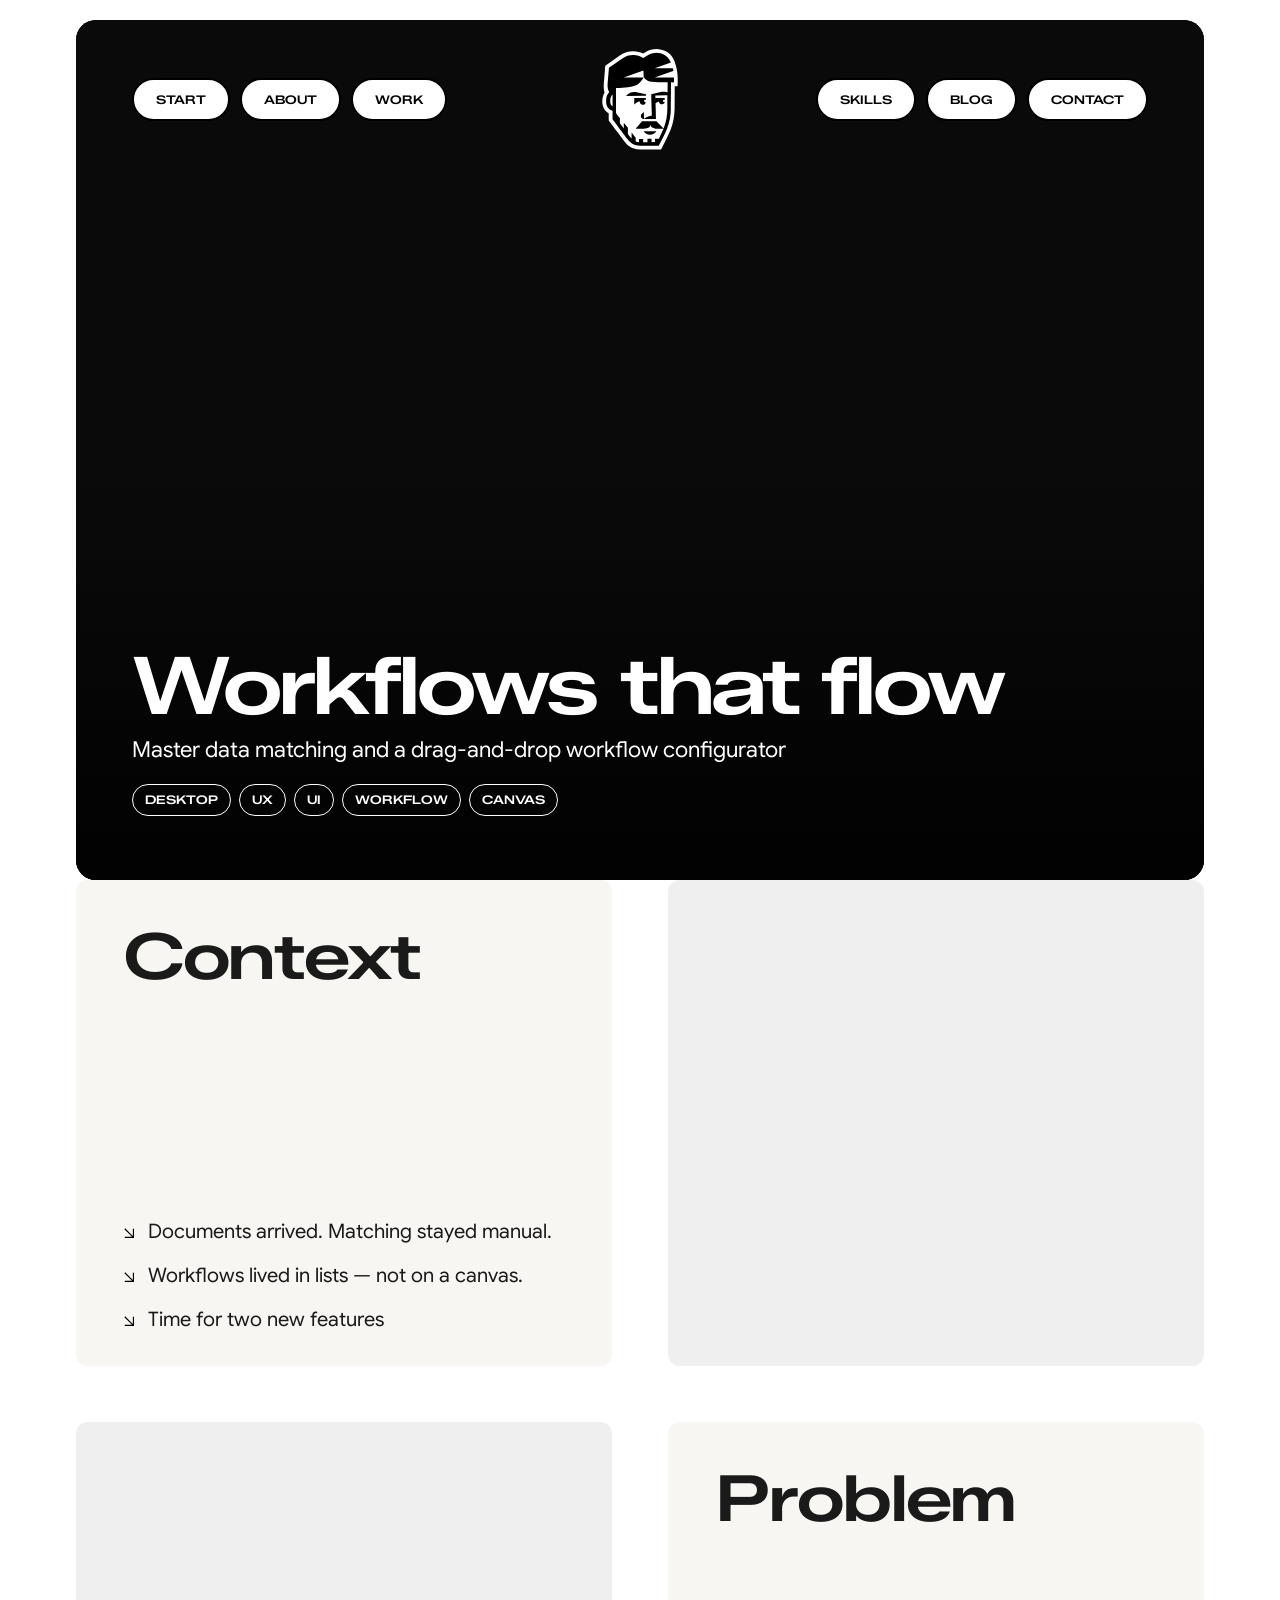
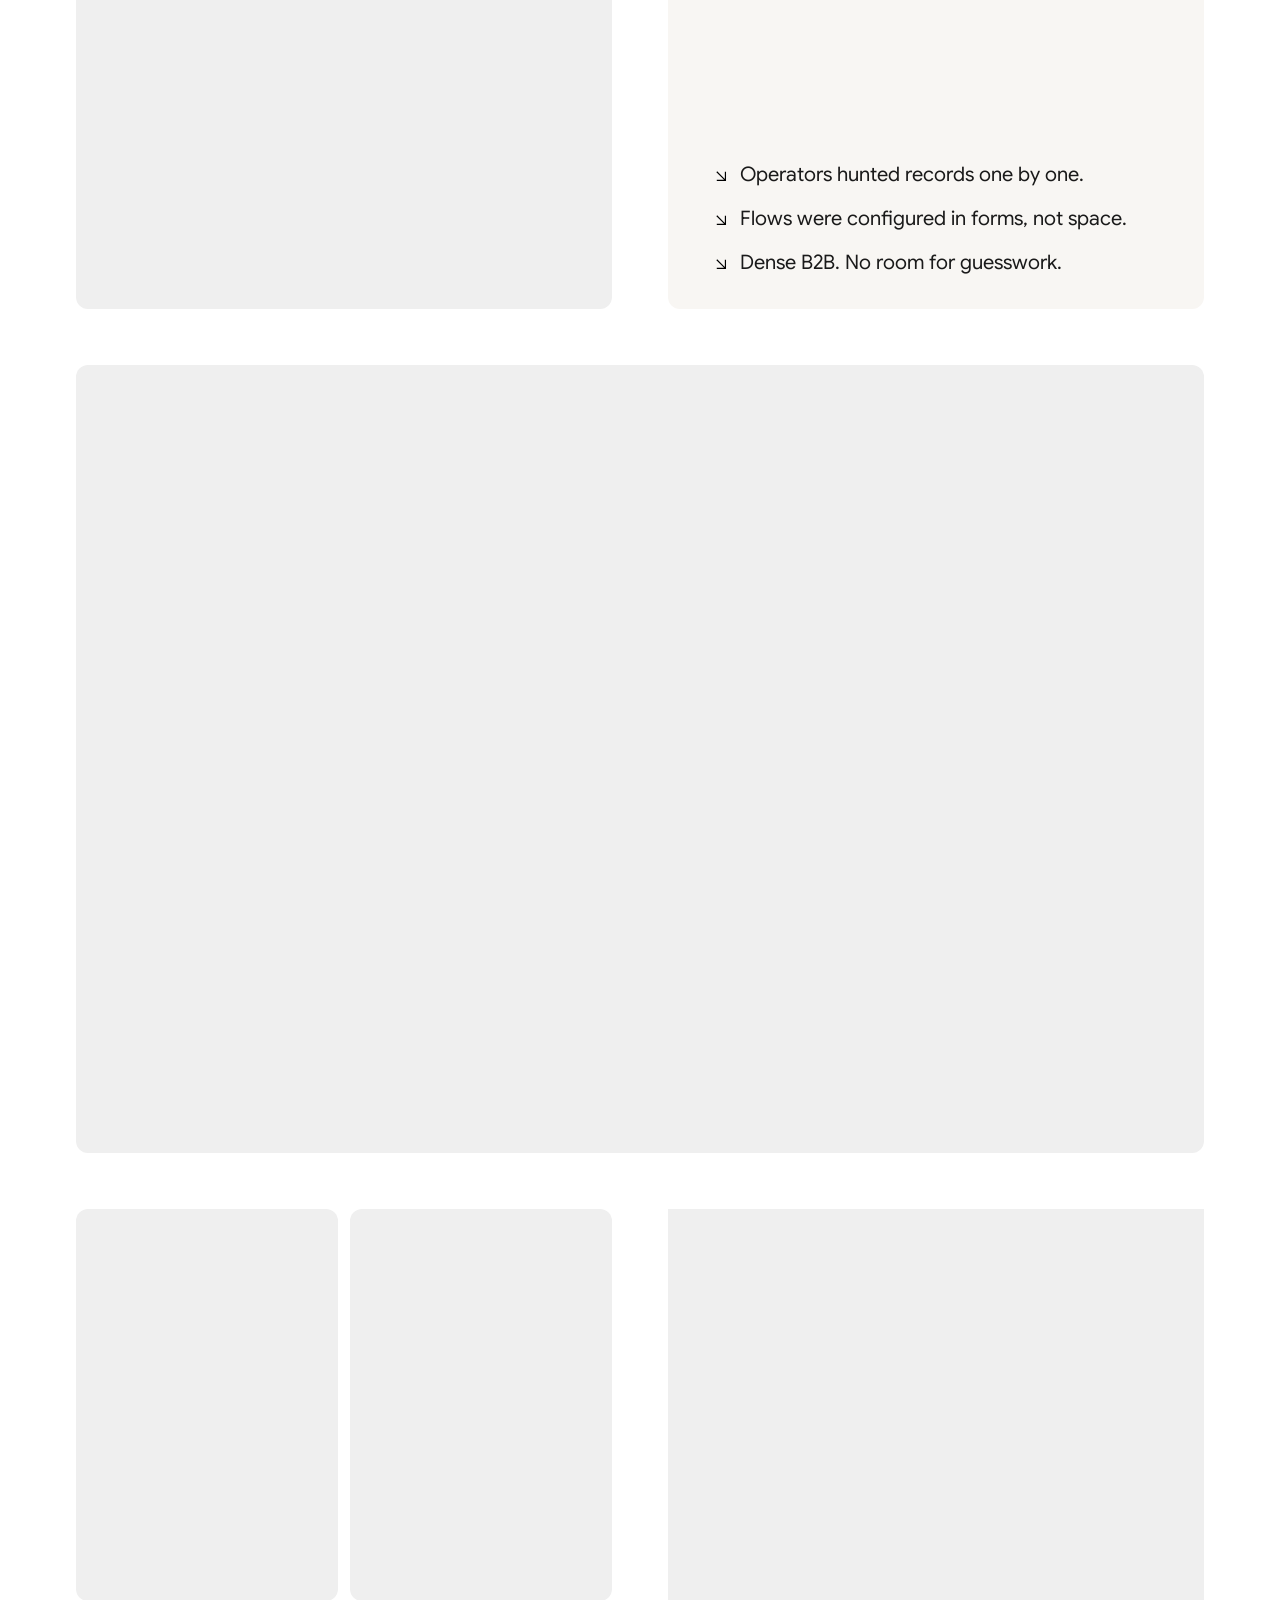
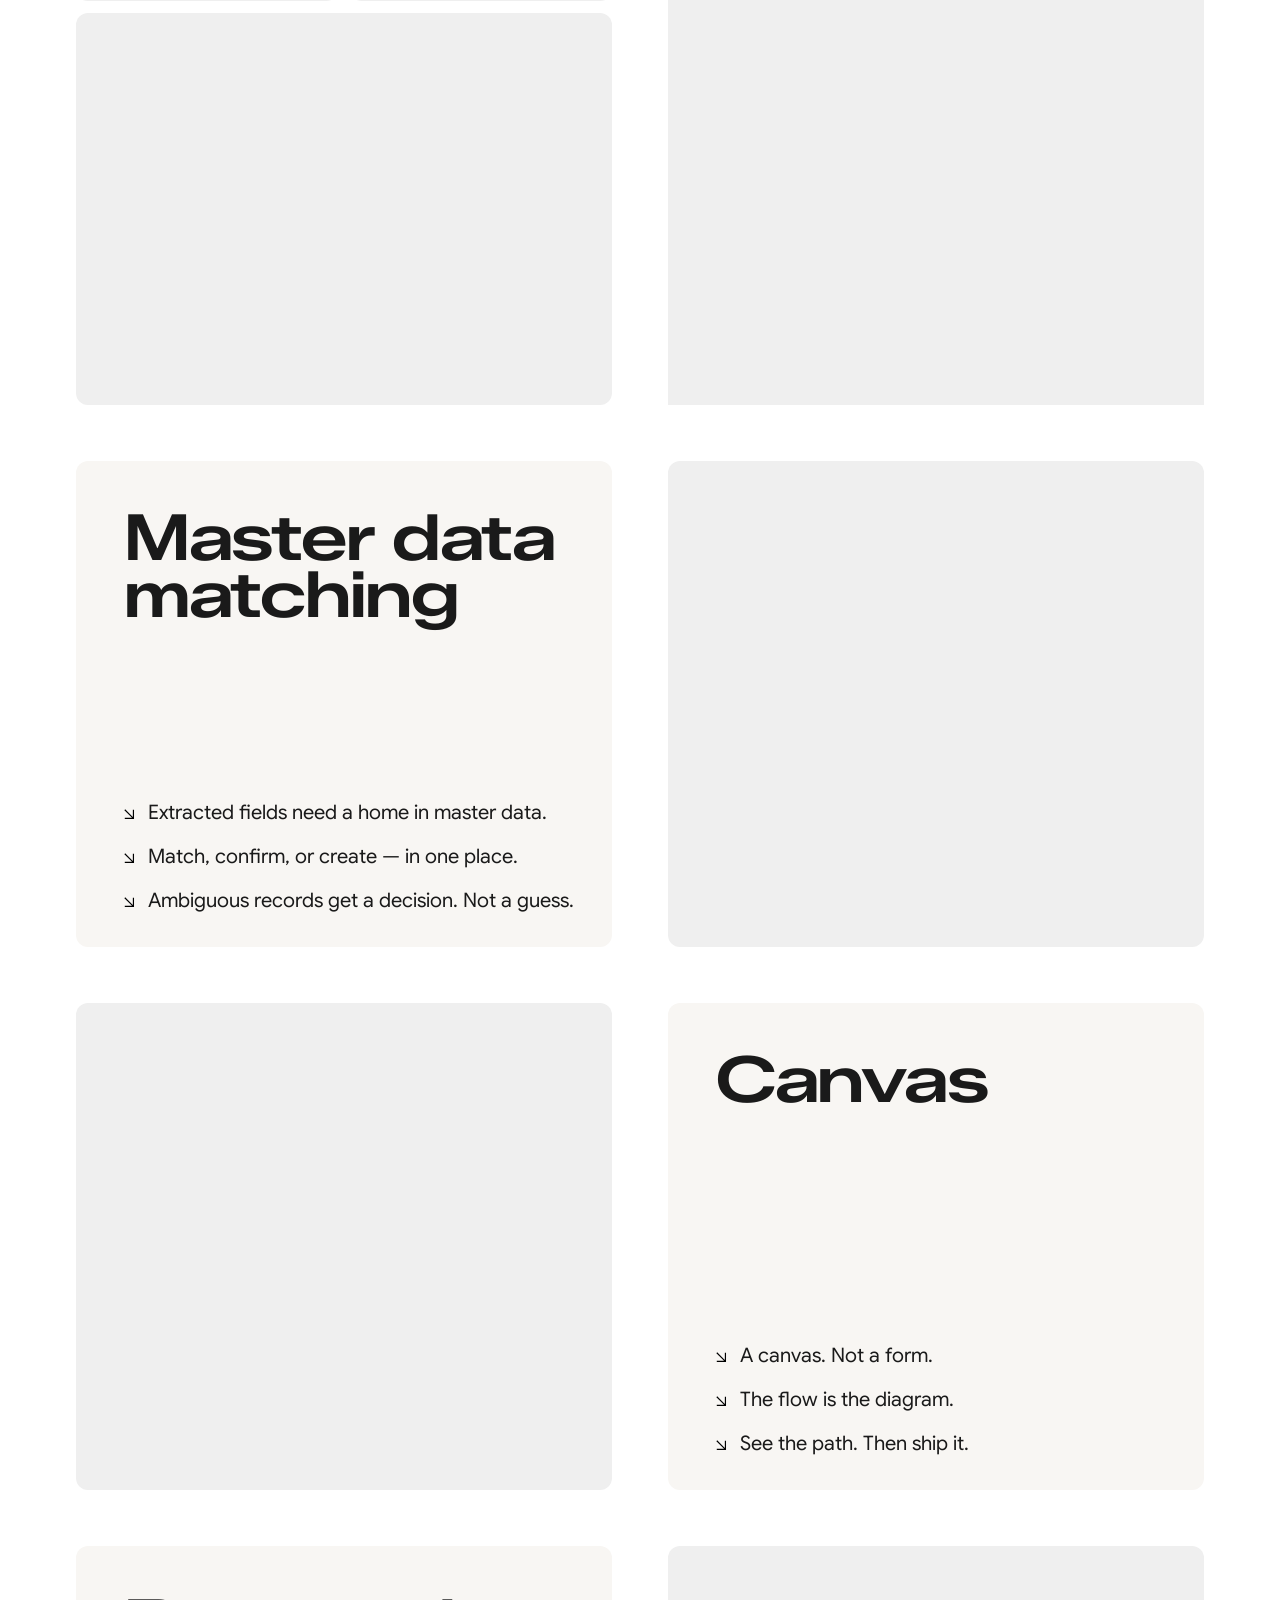
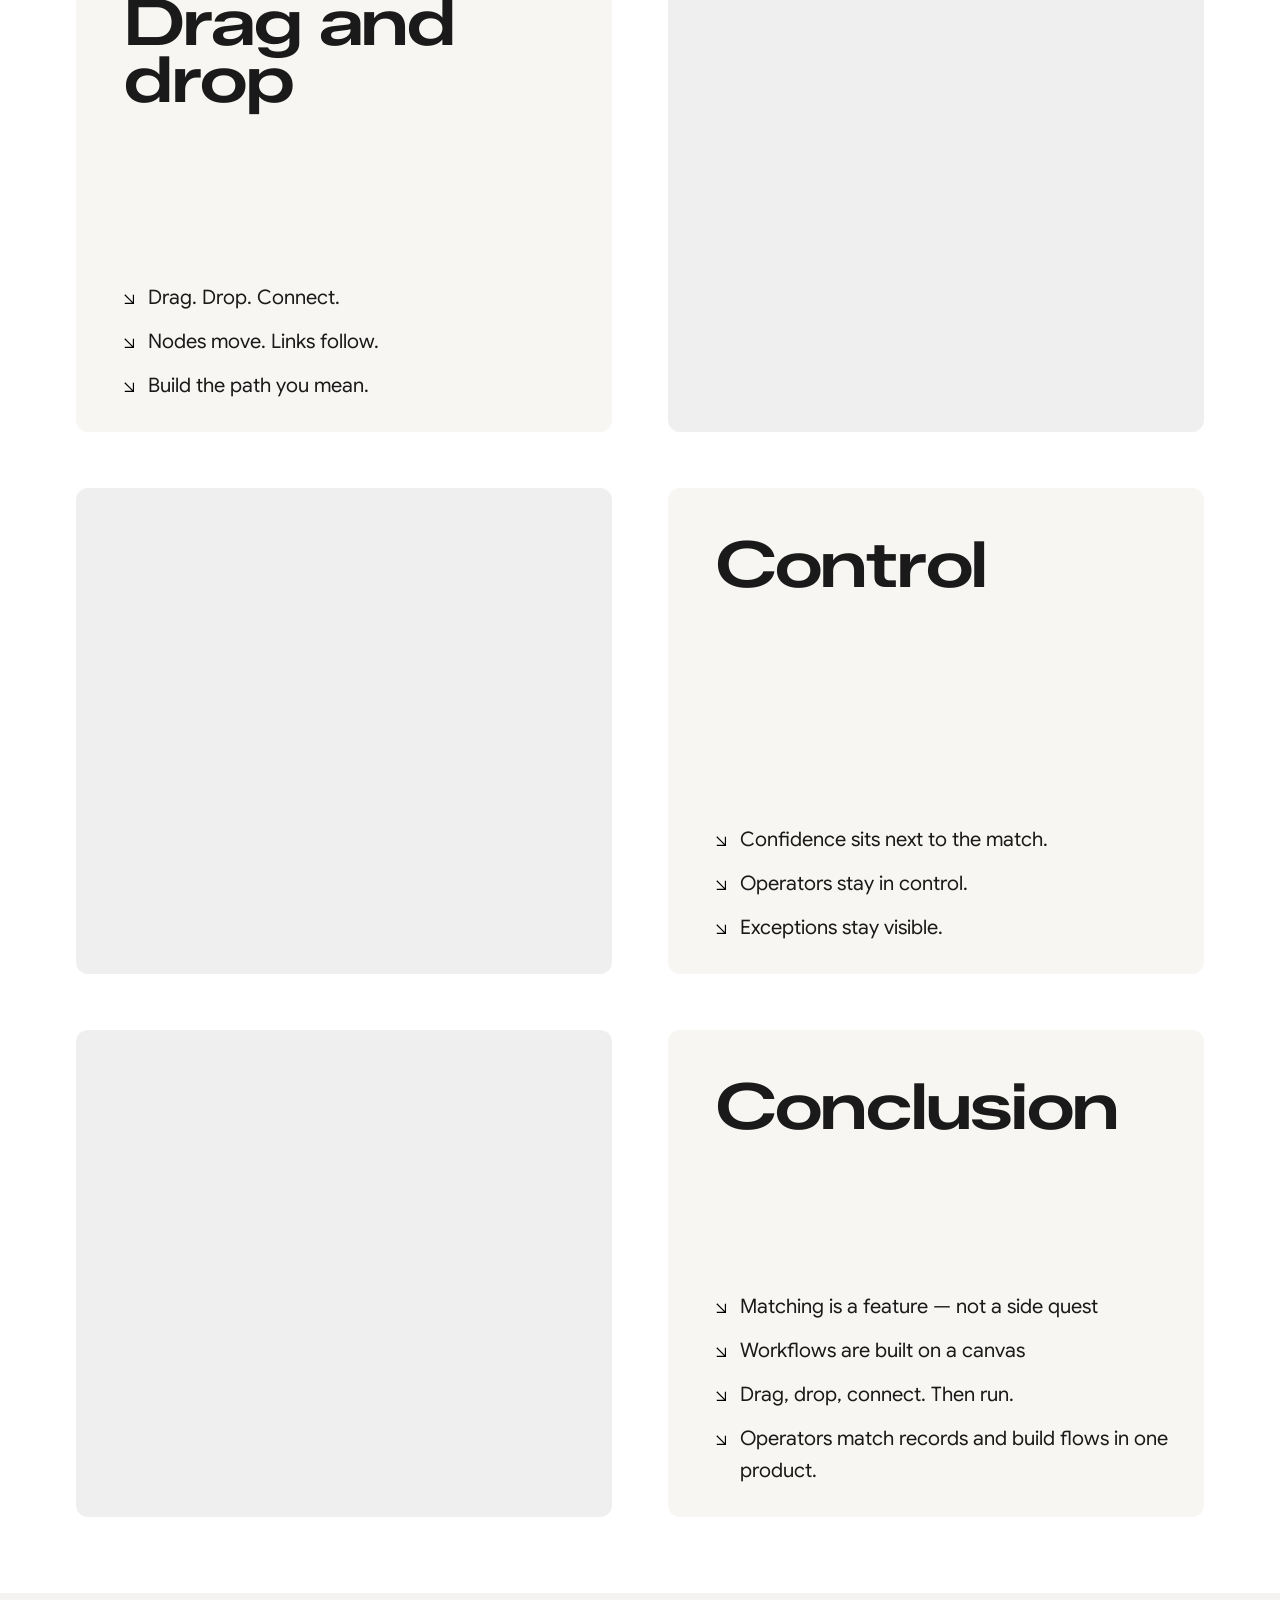
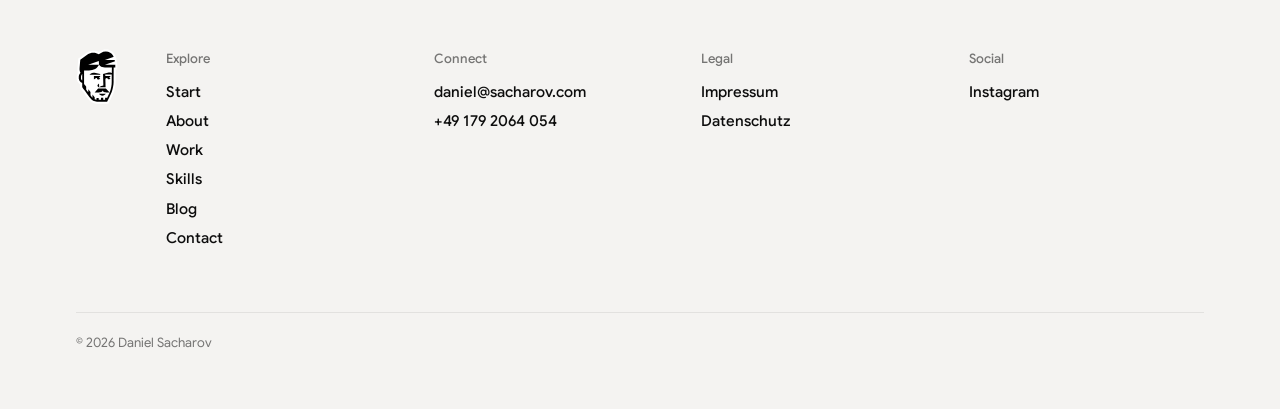
<file: docuware.html>
<!DOCTYPE html>
<html lang="de" class="no-js">
<head>
    <meta charset="UTF-8">
    <base href="./">
    <meta name="viewport" content="width=device-width, initial-scale=1.0">
    <title>From records to a canvas — DocuWare | Daniel Sacharov</title>
    <meta name="description" content="Case Study DocuWare: master data matching and a drag-and-drop workflow configurator.">
    <meta name="keywords" content="DocuWare, Master Data Matching, Workflow Configurator, Canvas, Drag and Drop, UX Case Study, UI Design, B2B SaaS, Product Design, Daniel Sacharov">
    <meta name="author" content="Daniel Sacharov">
    <meta name="robots" content="index, follow, max-image-preview:large">
    <link rel="canonical" href="https://www.sacharov.com/docuware.html">
    <link rel="alternate" hreflang="de" href="https://www.sacharov.com/docuware.html">
    <link rel="alternate" hreflang="x-default" href="https://www.sacharov.com/docuware.html">
    <meta property="og:type" content="article">
    <meta property="og:title" content="From records to a canvas — DocuWare | Daniel Sacharov">
    <meta property="og:description" content="DocuWare: master data matching and a drag-and-drop workflow canvas.">
    <meta property="og:url" content="https://www.sacharov.com/docuware.html">
    <meta property="og:site_name" content="Daniel Sacharov – UX/UI Designer">
    <meta property="og:locale" content="de_DE">
    <meta property="og:locale:alternate" content="en_US">
    <meta property="og:image" content="https://www.sacharov.com/assets/projects/natif1/workflow-overview-nachher.jpg">
    <meta property="og:image:width" content="2226">
    <meta property="og:image:height" content="1935">
    <meta property="og:image:alt" content="DocuWare — From records to a canvas">
    <meta name="twitter:card" content="summary_large_image">
    <meta name="twitter:title" content="From records to a canvas — DocuWare | Daniel Sacharov">
    <meta name="twitter:description" content="Master data matching and a drag-and-drop workflow configurator.">
    <meta name="twitter:image" content="https://www.sacharov.com/assets/projects/natif1/workflow-overview-nachher.jpg">
    <meta name="twitter:image:alt" content="DocuWare — From records to a canvas">
    <script type="application/ld+json">
    {
      "@context": "https://schema.org",
      "@graph": [
        {
          "@type": "WebSite",
          "@id": "https://www.sacharov.com/#website",
          "url": "https://www.sacharov.com",
          "name": "Daniel Sacharov – UX/UI Designer"
        },
        {
          "@type": "WebPage",
          "@id": "https://www.sacharov.com/docuware.html#webpage",
          "url": "https://www.sacharov.com/docuware.html",
          "name": "From records to a canvas — DocuWare | Daniel Sacharov",
          "description": "From records to a canvas — master data matching and a workflow canvas for DocuWare.",
          "inLanguage": "de",
          "isPartOf": { "@id": "https://www.sacharov.com/#website" },
          "primaryImageOfPage": {
            "@type": "ImageObject",
            "url": "https://www.sacharov.com/assets/projects/natif1/workflow-overview-nachher.jpg",
            "width": 2226,
            "height": 1935
          },
          "mainEntity": { "@id": "https://www.sacharov.com/docuware.html#project" },
          "breadcrumb": { "@id": "https://www.sacharov.com/docuware.html#breadcrumb" }
        },
        {
          "@type": "CreativeWork",
          "@id": "https://www.sacharov.com/docuware.html#project",
          "name": "DocuWare — Master Data Matching & Workflow Canvas",
          "headline": "From records to a canvas — Master data matching and a workflow configurator for DocuWare",
          "description": "A matching feature and a drag-and-drop canvas to configure document workflows.",
          "author": { "@id": "https://www.sacharov.com/#person" },
          "image": "https://www.sacharov.com/assets/projects/natif1/workflow-overview-nachher.jpg",
          "genre": "Design case study",
          "keywords": "Master Data Matching, Workflow Configurator, Canvas, Drag and Drop, UX Design, UI Design, B2B SaaS"
        },
        {
          "@type": "Person",
          "@id": "https://www.sacharov.com/#person",
          "name": "Daniel Sacharov",
          "url": "https://www.sacharov.com",
          "jobTitle": "UX/UI Designer",
          "sameAs": ["https://www.linkedin.com/in/sacharov/"]
        },
        {
          "@type": "BreadcrumbList",
          "@id": "https://www.sacharov.com/docuware.html#breadcrumb",
          "itemListElement": [
            {
              "@type": "ListItem",
              "position": 1,
              "name": "Start",
              "item": "https://www.sacharov.com/"
            },
            {
              "@type": "ListItem",
              "position": 2,
              "name": "From records to a canvas",
              "item": "https://www.sacharov.com/docuware.html"
            }
          ]
        }
      ]
    }
    </script>
    <link rel="icon" type="image/png" sizes="16x16" href="assets/favicon-16x16.png">
    <link rel="icon" type="image/png" sizes="32x32" href="assets/favicon-32x32.png">
    <link rel="icon" type="image/png" sizes="32x32" href="assets/favicon-32x32-1.png">

    <link rel="preconnect" href="https://fonts.googleapis.com">
    <link rel="preconnect" href="https://fonts.gstatic.com" crossorigin>
    <link href="https://fonts.googleapis.com/css2?family=Inter:wght@200;300;500&display=swap" rel="stylesheet">
    <link rel="stylesheet" href="css/style.css">
    <link rel="stylesheet" href="css/custom.css?v=20260907-phone">
    <link rel="stylesheet" href="css/nerdstack-footer.css?v=20260827-f">
    <script async src="https://plausible.io/js/pa--3S-kQAgYRJ7SBbwj0ShH.js"></script>
    <script>
      window.plausible=window.plausible||function(){(plausible.q=plausible.q||[]).push(arguments)},plausible.init=plausible.init||function(i){plausible.o=i||{}};
      plausible.init()
    </script>
    <script src="js/vendor/gsap.min.js"></script>
    <script src="js/vendor/ScrollTrigger.min.js"></script>
</head>
<body class="page-prevent-health page-natif page-docuware page-transition-enter">
    <script src="js/page-transition.js?v=20260831-hash2"></script>
    <div class="container" id="main-container">
        <div class="wrapper">
            <div class="main-content main-content--case">
                <div class="header-wrapper header-wrapper--home">
                    <div class="logo logo--home">
                        <a href="/"><img id="logo-img-docuware" src="images/logo-normal.svg" alt="Daniel Sacharov Logo"></a>
                        <span class="logo-tooltip" id="logo-tooltip-docuware">To Homepage</span>
                    </div>
                                        <div class="header__navs">
                    <nav class="header__nav header__nav--left" aria-label="Main">
<a data-elastic-pulse-btn="" href="/" class="elastic-pulse-btn-navi">
                            <div data-elastic-pulse-target="" class="elastic-pulse-btn-navi__content">
                                <span class="elastic-pulse-btn-navi__span">Start</span>
                            </div>
                        </a>
<a data-elastic-pulse-btn="" href="#" class="elastic-pulse-btn-navi navi-coming-soon">
                            <div data-elastic-pulse-target="" class="elastic-pulse-btn-navi__content">
                                <span class="elastic-pulse-btn-navi__span">About</span>
                            </div>
                            <span class="navi-tooltip">Coming Soon</span>
                        </a>
<a data-elastic-pulse-btn="" href="/#success-stories" class="elastic-pulse-btn-navi">
                            <div data-elastic-pulse-target="" class="elastic-pulse-btn-navi__content">
                                <span class="elastic-pulse-btn-navi__span">Work</span>
                            </div>
                        </a>
                    </nav>
                    <nav class="header__nav header__nav--right" aria-label="More">
<a data-elastic-pulse-btn="" href="#" class="elastic-pulse-btn-navi navi-coming-soon">
                            <div data-elastic-pulse-target="" class="elastic-pulse-btn-navi__content">
                                <span class="elastic-pulse-btn-navi__span">Skills</span>
                            </div>
                            <span class="navi-tooltip">Coming Soon</span>
                        </a>
<a data-elastic-pulse-btn="" href="#" class="elastic-pulse-btn-navi navi-coming-soon">
                            <div data-elastic-pulse-target="" class="elastic-pulse-btn-navi__content">
                                <span class="elastic-pulse-btn-navi__span">Blog</span>
                            </div>
                            <span class="navi-tooltip">Coming Soon</span>
                        </a>
<a data-elastic-pulse-btn="" href="mailto:daniel@sacharov.com" class="elastic-pulse-btn-navi">
                            <div data-elastic-pulse-target="" class="elastic-pulse-btn-navi__content">
                                <span class="elastic-pulse-btn-navi__span">Contact</span>
                            </div>
                        </a>
                    </nav>
                    </div>
                </div>

                <section class="prevent-hero">
                    <div class="prevent-hero__video-wrap">
                        <video class="prevent-hero__video" autoplay muted loop playsinline aria-hidden="true">
                            <source src="assets/projects/docuware/hero.mp4?v=20260902-2" type="video/mp4">
                        </video>
                        <div class="prevent-hero__overlay"></div>
                    </div>
                    <div class="prevent-hero__content">
                        <h1 class="hero-title prevent-hero__title" style="opacity: 0;">Workflows that flow</h1>
                        <div class="prevent-hero__text slide-up" style="animation-delay: 1.4s; opacity: 0;">
                            <p class="hero-subtitle">Master data matching and a drag-and-drop workflow configurator</p>
                        </div>
                        <div class="prevent-hero__tags slide-up" style="animation-delay: 1.6s; opacity: 0;">
                            <span class="prevent-hero__tag">Desktop</span>
                            <span class="prevent-hero__tag">UX</span>
                            <span class="prevent-hero__tag">UI</span>
                            <span class="prevent-hero__tag">Workflow</span>
                            <span class="prevent-hero__tag">Canvas</span>
                        </div>
                    </div>
                </section>
            </div>
        </div>

        <section class="prevent-context prevent-context--first prevent-context--image-only prevent-reveal">
            <div class="prevent-context__grid">
                <div class="prevent-context__text">
                    <h2 class="prevent-context__title">Context</h2>
                    <ul class="prevent-context__list">
                        <li class="prevent-context__item">Documents arrived. Matching stayed manual.</li>
                        <li class="prevent-context__item">Workflows lived in lists — not on a canvas.</li>
                        <li class="prevent-context__item">Time for two new features</li>
                    </ul>
                </div>
                <div class="prevent-context__illustration prevent-context__illustration--pending" aria-hidden="true"></div>
            </div>
        </section>

        <section class="prevent-context prevent-context--image-only prevent-reveal">
            <div class="prevent-context__grid">
                <div class="prevent-context__illustration prevent-context__illustration--pending" aria-hidden="true"></div>
                <div class="prevent-context__text">
                    <h2 class="prevent-context__title">Problem</h2>
                    <ul class="prevent-context__list">
                        <li class="prevent-context__item">Operators hunted records one by one.</li>
                        <li class="prevent-context__item">Flows were configured in forms, not space.</li>
                        <li class="prevent-context__item">Dense B2B. No room for guesswork.</li>
                    </ul>
                </div>
            </div>
        </section>

        <section class="natif-ds-slot prevent-reveal" aria-hidden="true">
            <div class="natif-ds-slot__frame prevent-context__illustration--pending"></div>
        </section>

        <section class="prevent-three-images prevent-reveal">
            <div class="prevent-three-images__grid">
                <div class="prevent-three-images__col prevent-three-images__col--bento">
                    <div class="prevent-bento">
                        <div class="prevent-bento__cell prevent-bento__cell--pending" aria-hidden="true"></div>
                        <div class="prevent-bento__cell prevent-bento__cell--pending" aria-hidden="true"></div>
                        <div class="prevent-bento__cell prevent-bento__cell--wide prevent-bento__cell--pending" aria-hidden="true"></div>
                    </div>
                </div>
                <div class="prevent-three-images__col prevent-three-images__col--pending" aria-hidden="true"></div>
            </div>
        </section>

        <section class="prevent-context prevent-context--image-only prevent-reveal">
            <div class="prevent-context__grid">
                <div class="prevent-context__text">
                    <h2 class="prevent-context__title">Master data matching</h2>
                    <ul class="prevent-context__list">
                        <li class="prevent-context__item">Extracted fields need a home in master data.</li>
                        <li class="prevent-context__item">Match, confirm, or create — in one place.</li>
                        <li class="prevent-context__item">Ambiguous records get a decision. Not a guess.</li>
                    </ul>
                </div>
                <div class="prevent-context__illustration prevent-context__illustration--pending" aria-hidden="true"></div>
            </div>
        </section>

        <section class="prevent-context prevent-context--image-only prevent-reveal">
            <div class="prevent-context__grid">
                <div class="prevent-context__illustration prevent-context__illustration--pending" aria-hidden="true"></div>
                <div class="prevent-context__text">
                    <h2 class="prevent-context__title">Canvas</h2>
                    <ul class="prevent-context__list">
                        <li class="prevent-context__item">A canvas. Not a form.</li>
                        <li class="prevent-context__item">The flow is the diagram.</li>
                        <li class="prevent-context__item">See the path. Then ship it.</li>
                    </ul>
                </div>
            </div>
        </section>

        <section class="prevent-context prevent-context--image-only prevent-reveal">
            <div class="prevent-context__grid">
                <div class="prevent-context__text">
                    <h2 class="prevent-context__title">Drag and drop</h2>
                    <ul class="prevent-context__list">
                        <li class="prevent-context__item">Drag. Drop. Connect.</li>
                        <li class="prevent-context__item">Nodes move. Links follow.</li>
                        <li class="prevent-context__item">Build the path you mean.</li>
                    </ul>
                </div>
                <div class="prevent-context__illustration prevent-context__illustration--pending" aria-hidden="true"></div>
            </div>
        </section>

        <section class="prevent-context prevent-context--image-only prevent-reveal">
            <div class="prevent-context__grid">
                <div class="prevent-context__illustration prevent-context__illustration--pending" aria-hidden="true"></div>
                <div class="prevent-context__text">
                    <h2 class="prevent-context__title">Control</h2>
                    <ul class="prevent-context__list">
                        <li class="prevent-context__item">Confidence sits next to the match.</li>
                        <li class="prevent-context__item">Operators stay in control.</li>
                        <li class="prevent-context__item">Exceptions stay visible.</li>
                    </ul>
                </div>
            </div>
        </section>

        <section id="conclusion" class="prevent-context prevent-context--image-only prevent-reveal" aria-label="Conclusion">
            <div class="prevent-context__grid">
                <div class="prevent-context__illustration prevent-context__illustration--pending" aria-hidden="true"></div>
                <div class="prevent-context__text">
                    <h2 class="prevent-context__title">Conclusion</h2>
                    <ul class="prevent-context__list">
                        <li class="prevent-context__item">Matching is a feature — not a side quest</li>
                        <li class="prevent-context__item">Workflows are built on a canvas</li>
                        <li class="prevent-context__item">Drag, drop, connect. Then run.</li>
                        <li class="prevent-context__item">Operators match records and build flows in one product.</li>
                    </ul>
                </div>
            </div>
        </section>

    </div>
    <!-- Nerdstack Footer 1 (BYQ) — adapted -->
    <footer class="ns-footer" aria-label="Footer">
      <div class="ns-footer__inner">
        <div class="master-footer">
          <div class="footer_top-tile">
            <div class="left-footer">
              <a class="brand_footer" href="/" aria-label="Daniel Sacharov — home">
                <img loading="lazy" src="images/logo-normal.svg" alt="Daniel Sacharov">
              </a>
            </div>
            <div class="right-footer">
              <div class="footer_columns">
                <div class="footer-column">
                  <div class="footer-column__title">Explore</div>
                  <div class="footer_links-column">
                    <a class="link_footer" href="/"><div>Start</div></a>
                    <a class="link_footer" href="#"><div>About</div></a>
                    <a class="link_footer" href="#"><div>Work</div></a>
                    <a class="link_footer" href="#"><div>Skills</div></a>
                    <a class="link_footer" href="#"><div>Blog</div></a>
                    <a class="link_footer" href="mailto:daniel@sacharov.com"><div>Contact</div></a>
                  </div>
                </div>
                <div class="footer-column">
                  <div class="footer-column__title">Connect</div>
                  <div class="footer_links-column">
                    <a class="link_footer" href="mailto:daniel@sacharov.com"><div>daniel@sacharov.com</div></a>
                    <a class="link_footer" href="tel:+491792064054"><div>+49 179 2064 054</div></a>
                  </div>
                </div>
                <div class="footer-column">
                  <div class="footer-column__title">Legal</div>
                  <div class="footer_links-column">
                    <a class="link_footer" href="/impressum.html"><div>Impressum</div></a>
                    <a class="link_footer" href="/datenschutz.html"><div>Datenschutz</div></a>
                  </div>
                </div>
                <div class="footer-column">
                  <div class="footer-column__title">Social</div>
                  <div class="footer_links-column">
                    <a class="link_footer" href="https://www.instagram.com/sacharovcom/" target="_blank" rel="noopener noreferrer"><div>Instagram</div></a>
                  </div>
                </div>
              </div>
            </div>
          </div>
          <div class="footer_bottom-tile">
            <p class="footer_copy">© 2026 Daniel Sacharov</p>
          </div>
        </div>
      </div>
    </footer>

    <div class="modal" id="modal-impressum" aria-hidden="true">
      <div class="modal__backdrop" data-modal-close></div>
      <div class="modal__dialog" role="dialog" aria-modal="true" aria-labelledby="modal-impressum-title">
        <button class="modal__close" type="button" data-modal-close>&times;</button>
        <h2 id="modal-impressum-title" class="modal__title">Impressum</h2>
        <p class="modal__text">Angaben gemäß § 5 TMG</p>
        <p class="modal__text">
          Daniel Sacharov<br>
          Peter-Eich-Str. 65<br>
          66386 Sankt Ingbert
        </p>
        <p class="modal__text">
          E-Mail: <a href="mailto:daniel@sacharov.com">daniel@sacharov.com</a><br>
          Telefon: <a href="tel:+491792064054">0179 20 64 054</a>
        </p>
        <p class="modal__text">
          USt-IdNr.: DE321885908
        </p>
      </div>
    </div>

    <!-- Datenschutz Modal -->
    <div class="modal" id="modal-datenschutz" aria-hidden="true">
      <div class="modal__backdrop" data-modal-close></div>
      <div class="modal__dialog" role="dialog" aria-modal="true" aria-labelledby="modal-datenschutz-title">
        <button class="modal__close" type="button" data-modal-close>&times;</button>
        <h2 id="modal-datenschutz-title" class="modal__title">Datenschutzerklärung</h2>
        
        <p class="modal__text"><strong>1. Verantwortlicher</strong></p>
        <p class="modal__text">Verantwortlich für die Datenverarbeitung auf dieser Website ist:</p>
        <p class="modal__text">
          Daniel Sacharov<br>
          Peter-Eich-Str. 65<br>
          66386 Sankt Ingbert
        </p>
        <p class="modal__text">
          E-Mail: <a href="mailto:daniel@sacharov.com">daniel@sacharov.com</a><br>
          Telefon: <a href="tel:+491792064054">0179 20 64 054</a><br>
          USt-IdNr.: DE321885908
        </p>

        <p class="modal__text"><strong>2. Allgemeine Hinweise</strong></p>
        <p class="modal__text">
          Der Schutz Ihrer persönlichen Daten ist mir ein besonderes Anliegen.
          Ich verarbeite personenbezogene Daten ausschließlich im Rahmen der gesetzlichen Bestimmungen der Datenschutz-Grundverordnung (DSGVO) sowie der geltenden nationalen Datenschutzgesetze.
        </p>
        <p class="modal__text">
          Diese Website ist eine statische Website und dient der Bereitstellung von Informationen.
          Es werden keine Formulare, keine externen Plugins und keine eingebetteten Inhalte von Drittanbietern verwendet.
          Für die Webanalyse wird Plausible Analytics eingesetzt, ein datenschutzfreundlicher Dienst ohne Cookies.
        </p>

        <p class="modal__text"><strong>3. Erhebung und Speicherung personenbezogener Daten</strong></p>
        <p class="modal__text">
          Beim Aufruf dieser Website werden durch den Hosting-Provider automatisch folgende Daten erhoben und temporär in sogenannten Server-Logfiles gespeichert:
        </p>
        <ul class="modal__text" style="margin-left: 20px; margin-top: 10px; margin-bottom: 10px;">
          <li>IP-Adresse</li>
          <li>Datum und Uhrzeit der Anfrage</li>
          <li>Browsertyp und Browserversion</li>
          <li>verwendetes Betriebssystem</li>
          <li>Referrer-URL</li>
          <li>aufgerufene Seite/Datei</li>
        </ul>
        <p class="modal__text">
          Diese Daten sind technisch erforderlich, um die Website korrekt auszuliefern und die Systemsicherheit zu gewährleisten.
          Eine Zusammenführung dieser Daten mit anderen Datenquellen erfolgt nicht.
        </p>
        <p class="modal__text">
          <strong>Rechtsgrundlage:</strong> Art. 6 Abs. 1 lit. f DSGVO (berechtigtes Interesse an der sicheren und stabilen Bereitstellung der Website)
        </p>

        <p class="modal__text"><strong>4. Cookies</strong></p>
        <p class="modal__text">Diese Website verwendet keine Cookies. Das eingesetzte Analysetool Plausible Analytics arbeitet ohne Cookies und speichert keine personenbezogenen Daten.</p>

        <p class="modal__text"><strong>5. Tracking- und Analysetools</strong></p>
        <p class="modal__text">
          Diese Website verwendet Plausible Analytics, einen datenschutzfreundlichen Webanalysedienst. Plausible Analytics verwendet keine Cookies und speichert keine personenbezogenen Daten. Es werden ausschließlich aggregierte, anonymisierte Daten erfasst (z. B. Seitenaufrufe, Verweildauer, Herkunftsländer). Die Daten werden auf Servern in der EU gespeichert.
        </p>
        <p class="modal__text">
          <strong>Rechtsgrundlage:</strong> Art. 6 Abs. 1 lit. f DSGVO (berechtigtes Interesse an der Analyse der Website-Nutzung zur Verbesserung des Angebots)
        </p>
        <p class="modal__text">
          Weitere Informationen finden Sie in der Datenschutzerklärung von Plausible: <a href="https://plausible.io/data-policy" target="_blank" rel="noopener">https://plausible.io/data-policy</a>
        </p>

        <p class="modal__text"><strong>6. Externe Inhalte und Dienste</strong></p>
        <p class="modal__text">
          Diese Website bindet keine externen Inhalte ein (z. B. YouTube, Google Maps, Social Media Plugins oder externe Skripte von Drittanbietern).
          Für die Webanalyse wird Plausible Analytics verwendet, ein datenschutzfreundlicher Dienst, der keine personenbezogenen Daten erfasst.
        </p>

        <p class="modal__text"><strong>7. Kontaktaufnahme</strong></p>
        <p class="modal__text">
          Eine Kontaktaufnahme ist ausschließlich über die angegebenen Kontaktdaten (E-Mail oder Telefon) möglich.
          Dabei werden die übermittelten personenbezogenen Daten nur zum Zweck der Bearbeitung der Anfrage gespeichert und nicht an Dritte weitergegeben.
        </p>
        <p class="modal__text">
          <strong>Rechtsgrundlage:</strong> Art. 6 Abs. 1 lit. b DSGVO (Vertrag/Vorvertrag) oder Art. 6 Abs. 1 lit. f DSGVO (berechtigtes Interesse an Kommunikation)
        </p>

        <p class="modal__text"><strong>8. Weitergabe von Daten</strong></p>
        <p class="modal__text">Eine Weitergabe personenbezogener Daten an Dritte findet nicht statt.</p>

        <p class="modal__text"><strong>9. Speicherdauer</strong></p>
        <p class="modal__text">
          Personenbezogene Daten werden nur so lange gespeichert, wie dies zur Erreichung des jeweiligen Zwecks erforderlich ist oder gesetzliche Aufbewahrungsfristen bestehen.
        </p>

        <p class="modal__text"><strong>10. Rechte der betroffenen Person</strong></p>
        <p class="modal__text">Sie haben jederzeit das Recht auf:</p>
        <ul class="modal__text" style="margin-left: 20px; margin-top: 10px; margin-bottom: 10px;">
          <li>Auskunft über Ihre gespeicherten Daten (Art. 15 DSGVO)</li>
          <li>Berichtigung unrichtiger Daten (Art. 16 DSGVO)</li>
          <li>Löschung Ihrer Daten (Art. 17 DSGVO)</li>
          <li>Einschränkung der Verarbeitung (Art. 18 DSGVO)</li>
          <li>Datenübertragbarkeit (Art. 20 DSGVO)</li>
          <li>Widerspruch gegen die Verarbeitung (Art. 21 DSGVO)</li>
        </ul>
        <p class="modal__text">
          Außerdem haben Sie das Recht auf Beschwerde bei der zuständigen Aufsichtsbehörde.
        </p>

        <p class="modal__text"><strong>11. Datensicherheit</strong></p>
        <p class="modal__text">
          Diese Website nutzt technische und organisatorische Sicherheitsmaßnahmen, um Ihre Daten vor Manipulation, Verlust oder unbefugtem Zugriff zu schützen.
        </p>

        <p class="modal__text"><strong>12. Aktualität und Änderung dieser Datenschutzerklärung</strong></p>
        <p class="modal__text">
          Diese Datenschutzerklärung ist aktuell gültig und hat den Stand: Januar 2026.
          Ich behalte mir vor, diese Datenschutzerklärung anzupassen, um sie an rechtliche Anforderungen oder Änderungen der Website anzupassen.
        </p>
      </div>
    </div>

    <div class="natif-lightbox" id="natif-lightbox" hidden aria-hidden="true">
      <button type="button" class="natif-lightbox__close" data-lightbox-close aria-label="Close">&times;</button>
      <div class="natif-lightbox__stage" data-lightbox-stage>
        <img class="natif-lightbox__img" alt="" draggable="false">
      </div>
      <div class="natif-lightbox__zoom" role="group" aria-label="Zoom">
        <button type="button" class="natif-lightbox__zoom-btn" data-lightbox-zoom="in" aria-label="Zoom in">+</button>
        <button type="button" class="natif-lightbox__zoom-btn" data-lightbox-zoom="out" aria-label="Zoom out">&minus;</button>
      </div>
    </div>

    <script src="js/script.js"></script>
    <script>
      (function initNatifLightbox() {
        var box = document.getElementById('natif-lightbox');
        if (!box) return;
        var stage = box.querySelector('[data-lightbox-stage]');
        var img = box.querySelector('.natif-lightbox__img');
        var btnIn = box.querySelector('[data-lightbox-zoom="in"]');
        var btnOut = box.querySelector('[data-lightbox-zoom="out"]');
        var lastFocus = null;
        var scale = 1;
        var minScale = 1;
        var maxScale = 4;
        var tx = 0;
        var ty = 0;
        var dragging = false;
        var didDrag = false;
        var dragStartX = 0;
        var dragStartY = 0;
        var dragOriginX = 0;
        var dragOriginY = 0;
        var naturalW = 0;
        var naturalH = 0;
        var DRAG_THRESHOLD = 6;

        function clamp(n, a, b) {
          return Math.max(a, Math.min(b, n));
        }

        function fitScale() {
          if (!naturalW || !naturalH || !stage) return 1;
          var pad = 48;
          var sw = stage.clientWidth - pad;
          var sh = stage.clientHeight - pad;
          if (sw <= 0 || sh <= 0) return 1;
          return Math.min(sw / naturalW, sh / naturalH, 1);
        }

        function applyTransform() {
          if (!img) return;
          img.style.transform =
            'translate(-50%, -50%) translate(' + tx + 'px, ' + ty + 'px) scale(' + scale + ')';
          if (btnIn) btnIn.disabled = scale >= maxScale - 0.001;
          if (btnOut) btnOut.disabled = scale <= minScale + 0.001;
          if (stage) {
            stage.style.cursor = scale > minScale + 0.001 ? (dragging ? 'grabbing' : 'grab') : 'zoom-in';
          }
        }

        function resetView() {
          minScale = fitScale();
          scale = minScale;
          maxScale = Math.max(minScale * 4, minScale + 1);
          tx = 0;
          ty = 0;
          applyTransform();
        }

        function zoomBy(factor, cx, cy) {
          if (!stage) return;
          var rect = stage.getBoundingClientRect();
          var pivotX = (cx != null ? cx : rect.left + rect.width / 2) - rect.left - rect.width / 2;
          var pivotY = (cy != null ? cy : rect.top + rect.height / 2) - rect.top - rect.height / 2;
          var next = clamp(scale * factor, minScale, maxScale);
          if (next === scale) return;
          var ratio = next / scale;
          tx = pivotX - (pivotX - tx) * ratio;
          ty = pivotY - (pivotY - ty) * ratio;
          scale = next;
          if (scale <= minScale + 0.001) {
            scale = minScale;
            tx = 0;
            ty = 0;
          }
          applyTransform();
        }

        function openLightbox(src, alt) {
          if (!src || !img) return;
          lastFocus = document.activeElement;
          img.onload = function() {
            naturalW = img.naturalWidth || img.width;
            naturalH = img.naturalHeight || img.height;
            resetView();
          };
          img.src = src;
          img.alt = alt || '';
          if (img.complete && img.naturalWidth) {
            naturalW = img.naturalWidth;
            naturalH = img.naturalHeight;
            resetView();
          }
          box.hidden = false;
          box.setAttribute('aria-hidden', 'false');
          document.documentElement.classList.add('natif-lightbox-open');
          var closeBtn = box.querySelector('.natif-lightbox__close');
          if (closeBtn) closeBtn.focus();
        }

        function closeLightbox() {
          box.hidden = true;
          box.setAttribute('aria-hidden', 'true');
          document.documentElement.classList.remove('natif-lightbox-open');
          dragging = false;
          if (stage) stage.classList.remove('is-dragging');
          if (img) {
            img.onload = null;
            img.removeAttribute('src');
            img.alt = '';
            img.style.transform = '';
          }
          if (lastFocus && typeof lastFocus.focus === 'function') {
            try { lastFocus.focus(); } catch (_) {}
          }
          lastFocus = null;
        }

        window.openNatifLightbox = openLightbox;
        window.closeNatifLightbox = closeLightbox;

        box.querySelectorAll('[data-lightbox-close]').forEach(function(el) {
          el.addEventListener('click', function(e) {
            e.preventDefault();
            closeLightbox();
          });
        });

        if (btnIn) {
          btnIn.addEventListener('click', function(e) {
            e.preventDefault();
            e.stopPropagation();
            zoomBy(1.35);
          });
        }
        if (btnOut) {
          btnOut.addEventListener('click', function(e) {
            e.preventDefault();
            e.stopPropagation();
            zoomBy(1 / 1.35);
          });
        }

        if (stage) {
          stage.addEventListener('pointerdown', function(e) {
            if (e.button != null && e.button !== 0) return;
            dragging = true;
            didDrag = false;
            dragStartX = e.clientX;
            dragStartY = e.clientY;
            dragOriginX = tx;
            dragOriginY = ty;
            try { stage.setPointerCapture(e.pointerId); } catch (_) {}
          });
          stage.addEventListener('pointermove', function(e) {
            if (!dragging) return;
            var dx = e.clientX - dragStartX;
            var dy = e.clientY - dragStartY;
            if (!didDrag && (Math.abs(dx) > DRAG_THRESHOLD || Math.abs(dy) > DRAG_THRESHOLD)) {
              if (scale <= minScale + 0.001) return;
              didDrag = true;
              stage.classList.add('is-dragging');
            }
            if (!didDrag) return;
            tx = dragOriginX + dx;
            ty = dragOriginY + dy;
            applyTransform();
          });
          function endPointer(e) {
            if (!dragging) return;
            var wasDrag = didDrag;
            dragging = false;
            stage.classList.remove('is-dragging');
            if (!wasDrag) {
              if (scale >= maxScale - 0.05) {
                scale = minScale;
                tx = 0;
                ty = 0;
                applyTransform();
              } else {
                zoomBy(1.45, e.clientX, e.clientY);
              }
            } else {
              applyTransform();
            }
            didDrag = false;
          }
          stage.addEventListener('pointerup', endPointer);
          stage.addEventListener('pointercancel', function() {
            dragging = false;
            didDrag = false;
            stage.classList.remove('is-dragging');
            applyTransform();
          });
          stage.addEventListener('wheel', function(e) {
            e.preventDefault();
            zoomBy(e.deltaY < 0 ? 1.12 : 1 / 1.12, e.clientX, e.clientY);
          }, { passive: false });
        }

        window.addEventListener('resize', function() {
          if (box.hidden) return;
          var prevMin = minScale;
          minScale = fitScale();
          maxScale = Math.max(minScale * 4, minScale + 1);
          if (scale <= prevMin + 0.05) {
            scale = minScale;
            tx = 0;
            ty = 0;
          } else {
            scale = clamp(scale, minScale, maxScale);
          }
          applyTransform();
        });

        document.addEventListener('keydown', function(e) {
          if (box.hidden) return;
          if (e.key === 'Escape') closeLightbox();
          if (e.key === '+' || e.key === '=') zoomBy(1.35);
          if (e.key === '-' || e.key === '_') zoomBy(1 / 1.35);
        });

        function isProjectImage(el) {
          if (!el || el.tagName !== 'IMG') return false;
          if (el.closest('.natif-lightbox')) return false;
          if (el.closest('header') || el.closest('nav') || el.closest('footer') || el.closest('.modal')) return false;
          if (el.closest('.ns-footer')) return false;
          if (el.id && el.id.indexOf('logo') !== -1) return false;
          if (el.closest('[data-natif-dyn]') || el.closest('[data-natif-hd]') || el.closest('[data-natif-gd]')) return false;
          return !!(
            el.closest('.prevent-context__illustration') ||
            el.closest('.prevent-three-images') ||
            el.closest('.natif-ba')
          );
        }

        document.addEventListener('click', function(e) {
          var target = e.target;
          if (!isProjectImage(target)) return;
          if (target.closest('[data-ba-press]')) return;
          e.preventDefault();
          openLightbox(target.currentSrc || target.src, target.alt || '');
        });
      })();
    </script>
    <script>
      (function initNatifBeforeAfterBoot() {
        function run() {
          var roots = Array.prototype.slice.call(document.querySelectorAll('.natif-ba [data-ba-press]'));
          if (!roots.length) return;
          var active = null;
          var pressTimer = null;
          var pressRoot = null;
          var longPressArmed = false;
          var HOLD_MS = 280;

          function dismissHint(root) {
            var layer = root.querySelector('[data-ba-layer]');
            if (!layer) return;
            layer.classList.remove('is-highlighted');
            layer.classList.add('is-dismissed');
            layer.setAttribute('aria-hidden', 'true');
          }

          function clearPressTimer() {
            if (pressTimer) {
              clearTimeout(pressTimer);
              pressTimer = null;
            }
          }

          function showBefore(root, e) {
            if (e && e.pointerId != null) {
              try { root.setPointerCapture(e.pointerId); } catch (_) {}
            }
            if (active && active !== root) hideBefore(active);
            var before = root.querySelector('[data-ba-before]');
            if (!before) return;
            active = root;
            longPressArmed = true;
            root.classList.add('is-pressed');
            root.setAttribute('aria-pressed', 'true');
            before.setAttribute('aria-hidden', 'false');
            dismissHint(root);
          }

          function hideBefore(root) {
            if (!root) return;
            var before = root.querySelector('[data-ba-before]');
            root.classList.remove('is-pressed');
            root.setAttribute('aria-pressed', 'false');
            if (before) before.setAttribute('aria-hidden', 'true');
            if (active === root) active = null;
          }

          function openAfterLightbox(root) {
            var after = root.querySelector('.natif-ba__img--after');
            if (!after || typeof window.openNatifLightbox !== 'function') return;
            window.openNatifLightbox(after.currentSrc || after.src, after.alt || '');
          }

          roots.forEach(function(root) {
            function onDown(e) {
              if (typeof e.button === 'number' && e.pointerType === 'mouse' && e.button !== 0) return;
              if (e.type === 'mousedown' && e.button !== 0) return;
              clearPressTimer();
              pressRoot = root;
              longPressArmed = false;
              if (e && e.pointerId != null) {
                try { root.setPointerCapture(e.pointerId); } catch (_) {}
              }
              pressTimer = setTimeout(function() {
                pressTimer = null;
                if (pressRoot === root) showBefore(root);
              }, HOLD_MS);
            }
            function onUp(e) {
              if (e && pressRoot && pressRoot !== root) return;
              var wasLong = longPressArmed || active === root;
              clearPressTimer();
              if (active === root) hideBefore(root);
              if (!wasLong && pressRoot === root) {
                dismissHint(root);
                openAfterLightbox(root);
              }
              if (pressRoot === root) {
                pressRoot = null;
                longPressArmed = false;
              }
            }
            function onCancel() {
              if (pressRoot !== root && active !== root) return;
              clearPressTimer();
              if (active === root) hideBefore(root);
              if (pressRoot === root) {
                pressRoot = null;
                longPressArmed = false;
              }
            }

            if (window.PointerEvent) {
              root.addEventListener('pointerdown', onDown);
              root.addEventListener('pointerup', onUp);
              root.addEventListener('pointercancel', onCancel);
            } else {
              root.addEventListener('mousedown', onDown);
              root.addEventListener('mouseup', onUp);
              root.addEventListener('touchstart', onDown, { passive: true });
              root.addEventListener('touchend', onUp);
              root.addEventListener('touchcancel', onCancel);
            }
            root.addEventListener('contextmenu', function(e) { e.preventDefault(); });
            root.addEventListener('keydown', function(e) {
              if (e.key === ' ' || e.key === 'Enter') {
                e.preventDefault();
                showBefore(root);
              }
            });
            root.addEventListener('keyup', function(e) {
              if (e.key === ' ' || e.key === 'Enter') {
                e.preventDefault();
                hideBefore(root);
              }
            });
            root.addEventListener('blur', function() { hideBefore(root); });
          });

          window.addEventListener('pointerup', function() {
            if (active) {
              clearPressTimer();
              hideBefore(active);
              pressRoot = null;
              longPressArmed = false;
            }
          });
          window.addEventListener('mouseup', function() {
            if (active) {
              clearPressTimer();
              hideBefore(active);
              pressRoot = null;
              longPressArmed = false;
            }
          });

          if (typeof IntersectionObserver !== 'undefined') {
            var section = document.querySelector('.natif-ba');
            var layers = Array.prototype.slice.call(document.querySelectorAll('.natif-ba [data-ba-layer]'));
            if (section && layers.length) {
              var hintObserver = new IntersectionObserver(function(entries) {
                entries.forEach(function(entry) {
                  if (!entry.isIntersecting) return;
                  layers.forEach(function(layer) {
                    if (!layer.classList.contains('is-dismissed')) {
                      layer.classList.add('is-highlighted');
                    }
                  });
                  setTimeout(function() {
                    layers.forEach(function(layer) {
                      layer.classList.remove('is-highlighted');
                    });
                  }, 2000);
                  hintObserver.disconnect();
                });
              }, { threshold: 0.25 });
              hintObserver.observe(section);
            }
          }
        }

        if (document.readyState === 'loading') {
          document.addEventListener('DOMContentLoaded', run);
        } else {
          run();
        }
      })();
    </script>
    <script>
      document.addEventListener('DOMContentLoaded', function() {
        var viewport = document.getElementById('prevent-screen-viewport');

        (function initVideoPauseButtons() {
          var videos = document.querySelectorAll('video');
          videos.forEach(function(video) {
            if (video.classList.contains('prevent-hero__video')) return;
            if (video.dataset.pauseToggleReady === '1') return;
            video.dataset.pauseToggleReady = '1';
            var container = video.parentElement;
            if (!container) return;
            if (window.getComputedStyle(container).position === 'static') {
              container.style.position = 'relative';
            }
            var btn = document.createElement('button');
            btn.type = 'button';
            btn.className = 'video-pause-toggle';
            btn.setAttribute('aria-label', 'Pause video');
            var svgPlay = '<svg class="video-pause-toggle__icon" width="14" height="14" viewBox="0 0 24 24" aria-hidden="true" focusable="false"><path fill="currentColor" d="M8.59 16.59L13.17 12 8.59 7.41 10 6l6 6-6 6-1.41-1.41z"/></svg>';
            btn.textContent = 'II';
            function toggleVideo() {
              if (video.paused) {
                var playPromise = video.play();
                if (playPromise && typeof playPromise.catch === 'function') playPromise.catch(function() {});
                btn.textContent = 'II';
                btn.setAttribute('aria-label', 'Pause video');
              } else {
                video.pause();
                btn.innerHTML = svgPlay;
                btn.setAttribute('aria-label', 'Play video');
              }
            }
            btn.addEventListener('click', function(e) {
              e.preventDefault();
              e.stopPropagation();
              toggleVideo();
            });
            video.addEventListener('click', function(e) {
              e.preventDefault();
              toggleVideo();
            });
            container.appendChild(btn);
          });
        })();
        (function initSwipeNav() {
          if (!viewport) return;
          var registrierenBtn = document.querySelector('.prevent-screen--first .prevent-screen__btn');
          var reloadBtn = document.getElementById('prevent-reload');
          var screen2 = document.getElementById('prevent-screen-2');
          var screen3 = document.getElementById('prevent-screen-3');
          var screen4 = document.getElementById('prevent-screen-4');
          var screen5 = document.getElementById('prevent-screen-5');
          var startX = 0;
          var lastX = 0;
          var minSwipe = 50;
          var didSwipeLeft = false;
          var didSwipeRight = false;
          var activePointerId = null;
          var currentStep = 1;
          function applyStep() {
            viewport.classList.remove('show-second-screen', 'show-third-screen', 'show-fourth-screen', 'show-fifth-screen');
            if (currentStep >= 2) viewport.classList.add('show-second-screen');
            if (currentStep >= 3) viewport.classList.add('show-third-screen');
            if (currentStep >= 4) viewport.classList.add('show-fourth-screen');
            if (currentStep >= 5) viewport.classList.add('show-fifth-screen');
          }
          function isScreen2Visible() {
            return currentStep === 2;
          }
          function isScreen3Visible() {
            return currentStep === 3;
          }
          function isScreen4Visible() {
            return currentStep === 4;
          }
          function isScreen5Visible() {
            return currentStep === 5;
          }
          function canSwipe() {
            return currentStep >= 2 && currentStep < 5;
          }
          function advance() {
            if (currentStep < 5) {
              currentStep += 1;
              applyStep();
            }
          }
          function goBack() {
            if (currentStep > 2) {
              currentStep -= 1;
              applyStep();
            }
          }
          viewport.addEventListener('click', function(e) {
            if (didSwipeLeft || didSwipeRight) return;
            if (currentStep === 1 || currentStep === 5) return;
            if (!viewport.contains(e.target)) return;
            if (currentStep === 2 && screen2 && !screen2.contains(e.target)) return;
            if (currentStep === 3 && screen3 && !screen3.contains(e.target)) return;
            if (currentStep === 4 && screen4 && !screen4.contains(e.target)) return;
            e.preventDefault();
            advance();
          });
          if (registrierenBtn) {
            registrierenBtn.addEventListener('click', function(e) {
              e.preventDefault();
              currentStep = 2;
              applyStep();
            });
          }
          if (reloadBtn) {
            reloadBtn.addEventListener('click', function() {
              currentStep = 1;
              applyStep();
            });
          }
          var backBtn = document.querySelector('.prevent-form__back');
          if (backBtn) {
            backBtn.addEventListener('click', function(e) {
              e.preventDefault();
              e.stopPropagation();
              goBack();
            });
          }
          viewport.addEventListener('pointerdown', function(e) {
            if (activePointerId !== null) return;
            if (backBtn && e.target && backBtn.contains && backBtn.contains(e.target)) return;
            if (!canSwipe() || !viewport.contains(e.target)) return;
            activePointerId = e.pointerId;
            startX = e.clientX;
            lastX = startX;
            didSwipeLeft = false;
            didSwipeRight = false;
            e.currentTarget.setPointerCapture(e.pointerId);
          });
          viewport.addEventListener('pointermove', function(e) {
            if (e.pointerId !== activePointerId) return;
            lastX = e.clientX;
            if (startX - lastX > minSwipe) {
              didSwipeLeft = true;
              e.preventDefault();
            } else if (lastX - startX > minSwipe) {
              didSwipeRight = true;
              e.preventDefault();
            }
          });
          viewport.addEventListener('pointerup', function(e) {
            if (e.pointerId !== activePointerId) return;
            activePointerId = null;
            var endX = e.clientX;
            if (startX - endX > minSwipe) didSwipeLeft = true;
            else if (endX - startX > minSwipe) didSwipeRight = true;
            if (didSwipeLeft) advance();
            else if (didSwipeRight) goBack();
          });
          viewport.addEventListener('pointercancel', function(e) {
            if (e.pointerId === activePointerId) activePointerId = null;
          });
        })();
        if (typeof initSubpageLogoTooltip === 'function') {
          initSubpageLogoTooltip();
        }
        (function initPreventLogoTooltip() {
          var logo = document.querySelector('.page-prevent-health .logo--home');
          var tip = document.getElementById('logo-tooltip-docuware');
          if (!logo || !tip) return;
          var isMobileLogo = window.innerWidth <= 1080;
          logo.addEventListener('mouseenter', function() {
            if (!isMobileLogo) tip.classList.add('visible');
          });
          logo.addEventListener('mousemove', function(e) {
            if (!isMobileLogo) {
              tip.style.left = e.clientX + 'px';
              tip.style.top = e.clientY + 'px';
            }
          });
          logo.addEventListener('mouseleave', function() {
            if (!isMobileLogo) tip.classList.remove('visible');
          });
          window.addEventListener('resize', function() {
            isMobileLogo = window.innerWidth <= 1080;
            if (!isMobileLogo) tip.classList.remove('visible');
          });
        })();
        (function initPreventPageTooltips() {
          var naviButtons = document.querySelectorAll('.page-prevent-health .navi-coming-soon-subpage');
          naviButtons.forEach(function(button) {
            var tooltip = button.querySelector('.navi-tooltip-subpage');
            if (!tooltip) return;
            var tooltipTimeout;
            var isMobile = window.innerWidth <= 1080;
            button.addEventListener('mouseenter', function() {
              if (!isMobile) tooltip.classList.add('visible');
            });
            button.addEventListener('mousemove', function(e) {
              if (!isMobile) {
                tooltip.style.left = e.clientX + 'px';
                tooltip.style.top = e.clientY + 'px';
              }
            });
            button.addEventListener('mouseleave', function() {
              if (!isMobile) tooltip.classList.remove('visible');
            });
            button.addEventListener('click', function(e) {
              e.preventDefault();
              e.stopPropagation();
              if (isMobile) {
                naviButtons.forEach(function(other) {
                  if (other !== button) {
                    var t = other.querySelector('.navi-tooltip-subpage');
                    if (t) t.classList.remove('visible');
                  }
                });
                tooltip.style.left = e.clientX + 'px';
                tooltip.style.top = e.clientY + 'px';
                tooltip.classList.add('visible');
                clearTimeout(tooltipTimeout);
                tooltipTimeout = setTimeout(function() { tooltip.classList.remove('visible'); }, 3000);
              }
            });
            window.addEventListener('resize', function() {
              isMobile = window.innerWidth <= 1080;
              if (!isMobile) tooltip.classList.remove('visible');
            });
          });
          var reloadBtn = document.getElementById('prevent-reload');
          if (reloadBtn) {
            var reloadTooltip = reloadBtn.querySelector('.navi-tooltip-subpage');
            if (reloadTooltip) {
              var isMobileReload = window.innerWidth <= 1080;
              reloadBtn.addEventListener('mouseenter', function() {
                if (!isMobileReload) {
                  reloadTooltip.classList.add('visible');
                }
              });
              reloadBtn.addEventListener('mousemove', function(e) {
                if (!isMobileReload) {
                  reloadTooltip.style.left = e.clientX + 'px';
                  reloadTooltip.style.top = e.clientY + 'px';
                }
              });
              reloadBtn.addEventListener('mouseleave', function() {
                if (!isMobileReload) reloadTooltip.classList.remove('visible');
              });
              window.addEventListener('resize', function() {
                isMobileReload = window.innerWidth <= 1080;
                if (!isMobileReload) reloadTooltip.classList.remove('visible');
              });
            }
          }
        })();
      });
    </script>
</body>
</html>
</file>
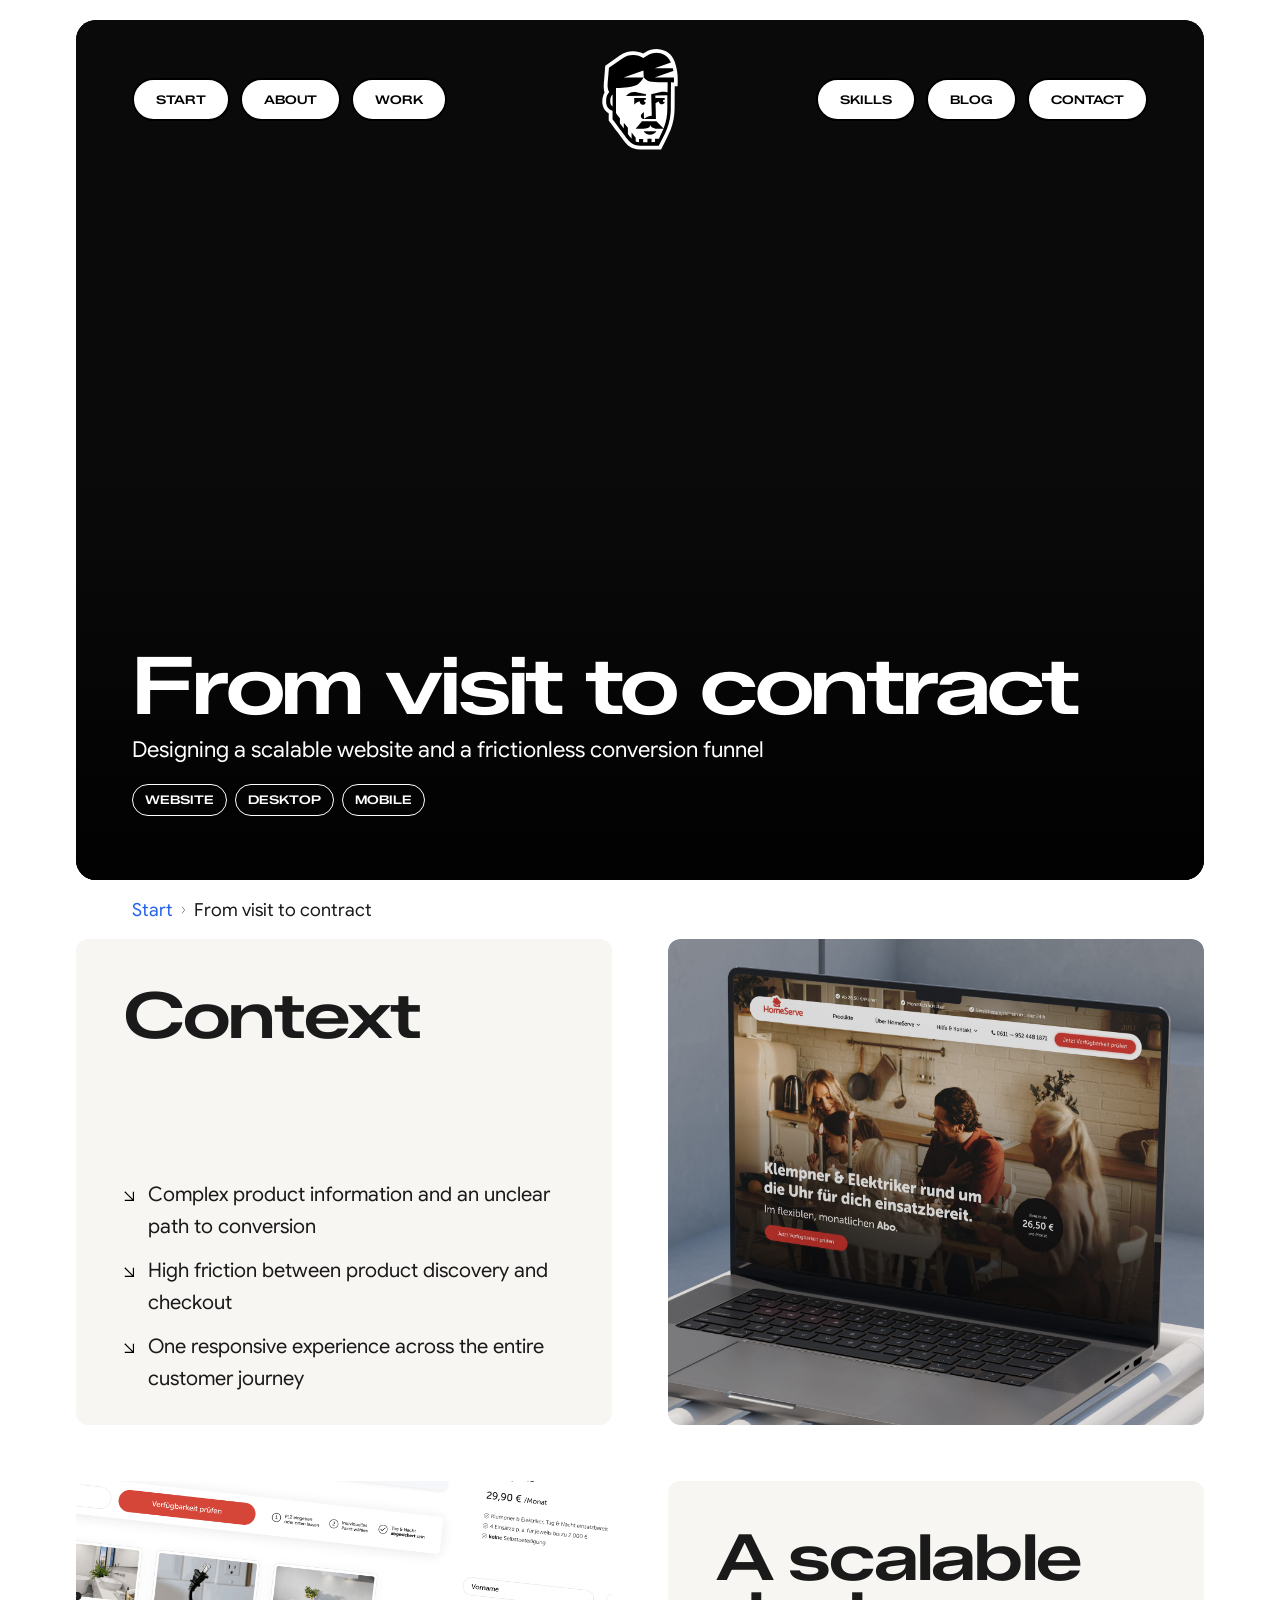
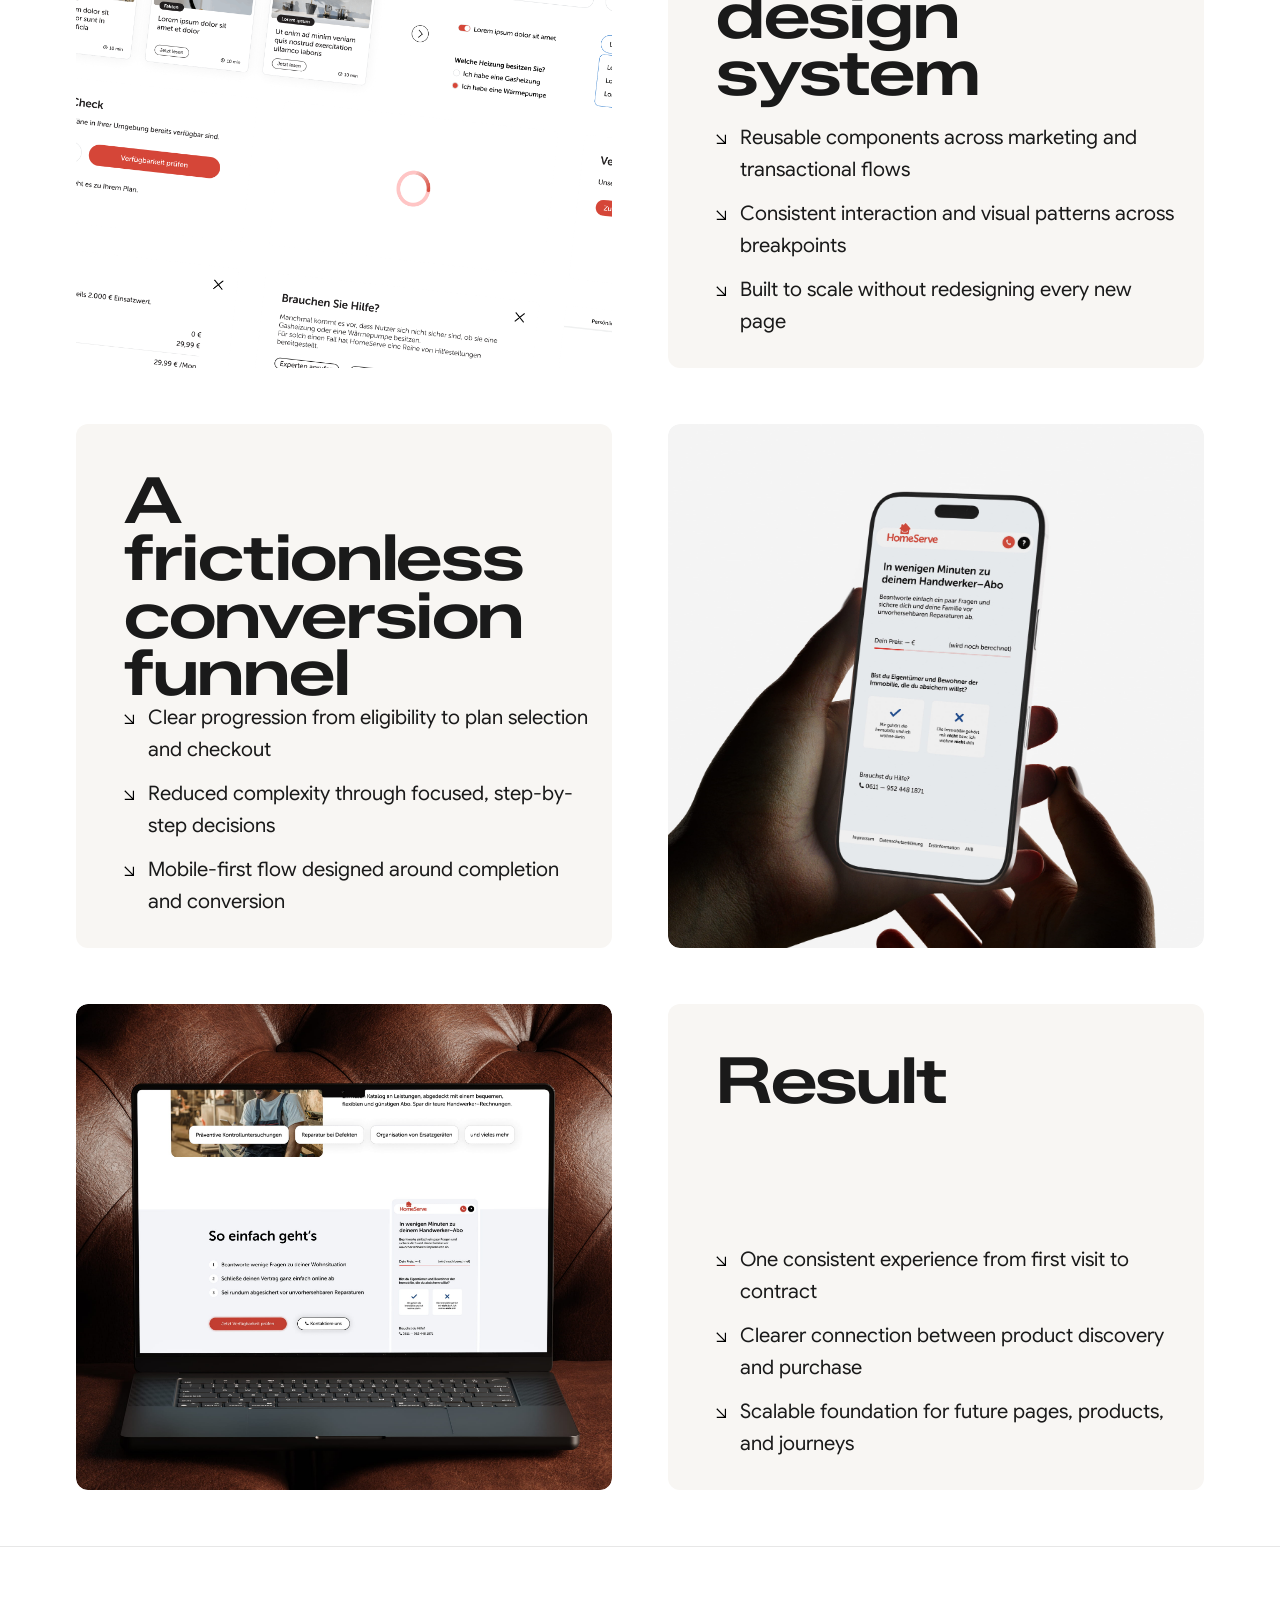
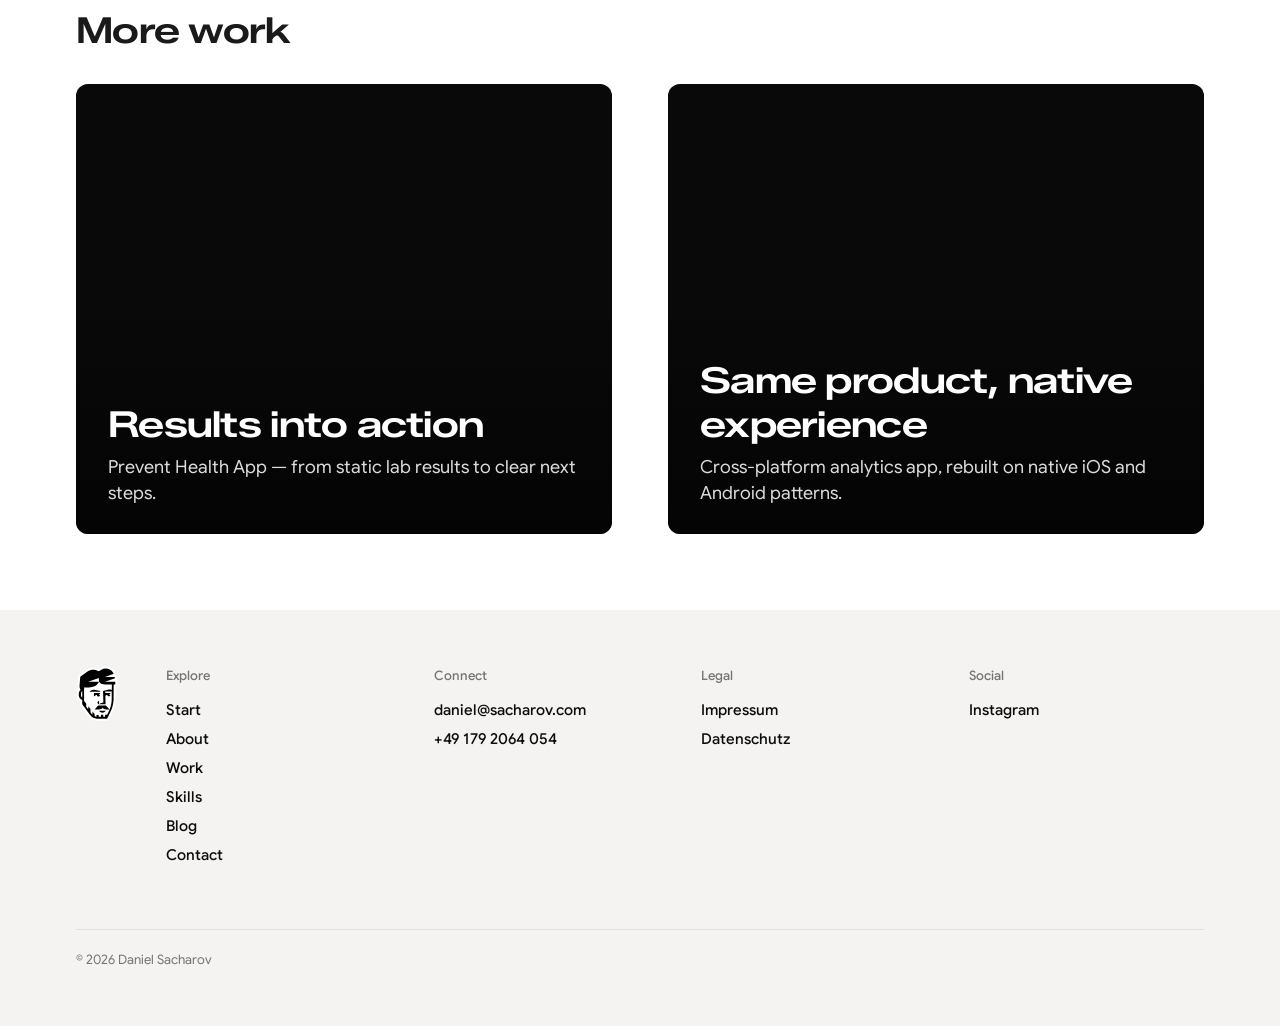
<file: homeserve.html>
<!DOCTYPE html>
<html lang="de" class="no-js">
<head>
    <meta charset="UTF-8">
    <base href="./">
    <meta name="viewport" content="width=device-width, initial-scale=1.0">
    <title>From visit to contract | Daniel Sacharov</title>
    <meta name="description" content="HomeServe website, component library, and order funnel from first visit to a signed contract.">
    <meta name="keywords" content="HomeServe, Conversion Optimization, Website, Click Funnel, Component Library, Desktop, Mobile, UX Case Study, UI Design, Daniel Sacharov">
    <meta name="author" content="Daniel Sacharov">
    <meta name="robots" content="index, follow, max-image-preview:large">
    <link rel="canonical" href="https://www.sacharov.com/homeserve.html">
    <link rel="alternate" hreflang="de" href="https://www.sacharov.com/homeserve.html">
    <link rel="alternate" hreflang="x-default" href="https://www.sacharov.com/homeserve.html">
    <meta property="og:type" content="article">
    <meta property="og:title" content="From visit to contract | Daniel Sacharov">
    <meta property="og:description" content="HomeServe website, component library, and order funnel from first visit to a signed contract.">
    <meta property="og:url" content="https://www.sacharov.com/homeserve.html">
    <meta property="og:site_name" content="Daniel Sacharov – UX/UI Designer">
    <meta property="og:locale" content="de_DE">
    <meta property="og:locale:alternate" content="en_US">
    <meta property="og:image" content="https://www.sacharov.com/assets/projects/natif1/workflow-overview-nachher.jpg">
    <meta property="og:image:width" content="2226">
    <meta property="og:image:height" content="1935">
    <meta property="og:image:alt" content="HomeServe — Conversion-optimized website">
    <meta name="twitter:card" content="summary_large_image">
    <meta name="twitter:title" content="From visit to contract | Daniel Sacharov">
    <meta name="twitter:description" content="HomeServe website, component library, and order funnel from first visit to a signed contract.">
    <meta name="twitter:image" content="https://www.sacharov.com/assets/projects/natif1/workflow-overview-nachher.jpg">
    <meta name="twitter:image:alt" content="HomeServe — Conversion-optimized website">
    <script type="application/ld+json">
    {
      "@context": "https://schema.org",
      "@graph": [
        {
          "@type": "WebSite",
          "@id": "https://www.sacharov.com/#website",
          "url": "https://www.sacharov.com",
          "name": "Daniel Sacharov – UX/UI Designer"
        },
        {
          "@type": "WebPage",
          "@id": "https://www.sacharov.com/homeserve.html#webpage",
          "url": "https://www.sacharov.com/homeserve.html",
          "name": "From visit to contract | Daniel Sacharov",
          "description": "HomeServe website, component library, and order funnel from first visit to a signed contract.",
          "inLanguage": "de",
          "isPartOf": { "@id": "https://www.sacharov.com/#website" },
          "primaryImageOfPage": {
            "@type": "ImageObject",
            "url": "https://www.sacharov.com/assets/projects/natif1/workflow-overview-nachher.jpg",
            "width": 2226,
            "height": 1935
          },
          "mainEntity": { "@id": "https://www.sacharov.com/homeserve.html#project" },
          "breadcrumb": { "@id": "https://www.sacharov.com/homeserve.html#breadcrumb" }
        },
        {
          "@type": "CreativeWork",
          "@id": "https://www.sacharov.com/homeserve.html#project",
          "name": "From visit to contract",
          "headline": "HomeServe website and order funnel",
          "description": "A conversion-focused website, a reusable component library, and an order funnel from first visit to a signed contract.",
          "author": { "@id": "https://www.sacharov.com/#person" },
          "image": "https://www.sacharov.com/assets/projects/natif1/workflow-overview-nachher.jpg",
          "genre": "Design case study",
          "keywords": "Conversion Optimization, Website, Click Funnel, Component Library, Desktop, Mobile, UX Design, UI Design"
        },
        {
          "@type": "Person",
          "@id": "https://www.sacharov.com/#person",
          "name": "Daniel Sacharov",
          "url": "https://www.sacharov.com",
          "jobTitle": "UX/UI Designer",
          "sameAs": ["https://www.linkedin.com/in/sacharov/"]
        },
        {
          "@type": "BreadcrumbList",
          "@id": "https://www.sacharov.com/homeserve.html#breadcrumb",
          "itemListElement": [
            {
              "@type": "ListItem",
              "position": 1,
              "name": "Start",
              "item": "https://www.sacharov.com/"
            },
            {
              "@type": "ListItem",
              "position": 2,
              "name": "From visit to contract",
              "item": "https://www.sacharov.com/homeserve.html"
            }
          ]
        }
      ]
    }
    </script>
    <link rel="icon" type="image/png" sizes="16x16" href="assets/favicon-16x16.png">
    <link rel="icon" type="image/png" sizes="32x32" href="assets/favicon-32x32.png">
    <link rel="icon" type="image/png" sizes="32x32" href="assets/favicon-32x32-1.png">

    <link rel="preconnect" href="https://fonts.googleapis.com">
    <link rel="preconnect" href="https://fonts.gstatic.com" crossorigin>
    <link href="https://fonts.googleapis.com/css2?family=Inter:wght@200;300;500&display=swap" rel="stylesheet">
    <link rel="stylesheet" href="css/style.css">
    <link rel="stylesheet" href="css/custom.css?v=20260907-phone">
    <link rel="stylesheet" href="css/nerdstack-footer.css?v=20260827-f">
    <script async src="https://plausible.io/js/pa--3S-kQAgYRJ7SBbwj0ShH.js"></script>
    <script>
      window.plausible=window.plausible||function(){(plausible.q=plausible.q||[]).push(arguments)},plausible.init=plausible.init||function(i){plausible.o=i||{}};
      plausible.init()
    </script>
    <script src="js/vendor/gsap.min.js"></script>
    <script src="js/vendor/ScrollTrigger.min.js"></script>
</head>
<body class="page-prevent-health page-natif page-homeserve page-transition-enter">
    <script src="js/page-transition.js?v=20260831-hash2"></script>
    <div class="container" id="main-container">
        <div class="wrapper">
            <div class="main-content main-content--case">
                <div class="header-wrapper header-wrapper--home">
                    <div class="logo logo--home">
                        <a href="/"><img id="logo-img-homeserve" src="images/logo-normal.svg" alt="Daniel Sacharov Logo"></a>
                        <span class="logo-tooltip" id="logo-tooltip-homeserve">To Homepage</span>
                    </div>
                                        <div class="header__navs">
                    <nav class="header__nav header__nav--left" aria-label="Main">
<a data-elastic-pulse-btn="" href="/" class="elastic-pulse-btn-navi">
                            <div data-elastic-pulse-target="" class="elastic-pulse-btn-navi__content">
                                <span class="elastic-pulse-btn-navi__span">Start</span>
                            </div>
                        </a>
<a data-elastic-pulse-btn="" href="#" class="elastic-pulse-btn-navi navi-coming-soon">
                            <div data-elastic-pulse-target="" class="elastic-pulse-btn-navi__content">
                                <span class="elastic-pulse-btn-navi__span">About</span>
                            </div>
                            <span class="navi-tooltip">Coming Soon</span>
                        </a>
<a data-elastic-pulse-btn="" href="/#success-stories" class="elastic-pulse-btn-navi">
                            <div data-elastic-pulse-target="" class="elastic-pulse-btn-navi__content">
                                <span class="elastic-pulse-btn-navi__span">Work</span>
                            </div>
                        </a>
                    </nav>
                    <nav class="header__nav header__nav--right" aria-label="More">
<a data-elastic-pulse-btn="" href="#" class="elastic-pulse-btn-navi navi-coming-soon">
                            <div data-elastic-pulse-target="" class="elastic-pulse-btn-navi__content">
                                <span class="elastic-pulse-btn-navi__span">Skills</span>
                            </div>
                            <span class="navi-tooltip">Coming Soon</span>
                        </a>
<a data-elastic-pulse-btn="" href="#" class="elastic-pulse-btn-navi navi-coming-soon">
                            <div data-elastic-pulse-target="" class="elastic-pulse-btn-navi__content">
                                <span class="elastic-pulse-btn-navi__span">Blog</span>
                            </div>
                            <span class="navi-tooltip">Coming Soon</span>
                        </a>
<a data-elastic-pulse-btn="" href="mailto:daniel@sacharov.com" class="elastic-pulse-btn-navi">
                            <div data-elastic-pulse-target="" class="elastic-pulse-btn-navi__content">
                                <span class="elastic-pulse-btn-navi__span">Contact</span>
                            </div>
                        </a>
                    </nav>
                    </div>
                </div>

                <section class="prevent-hero">
                    <div class="prevent-hero__video-wrap">
                        <video class="prevent-hero__video" autoplay muted loop playsinline aria-hidden="true">
                            <source src="assets/projects/homeserve/hero.mp4" type="video/mp4">
                        </video>
                        <div class="prevent-hero__overlay"></div>
                    </div>
                    <div class="prevent-hero__content">
                        <h1 class="hero-title prevent-hero__title" style="opacity: 0;">From visit to contract</h1>
                        <div class="prevent-hero__text slide-up" style="animation-delay: 1.4s; opacity: 0;">
                            <p class="hero-subtitle">Designing a scalable website and a frictionless conversion funnel</p>
                        </div>
                        <div class="prevent-hero__tags slide-up" style="animation-delay: 1.6s; opacity: 0;">
                            <span class="prevent-hero__tag">Website</span>
                            <span class="prevent-hero__tag">Desktop</span>
                            <span class="prevent-hero__tag">Mobile</span>
                        </div>
                    </div>
                </section>
            </div>
        </div>

        <nav class="case-crumbs" aria-label="Breadcrumb">
            <ol>
                <li><a href="/">Start</a></li>
                <li aria-current="page">From visit to contract</li>
            </ol>
        </nav>

        <section class="prevent-context prevent-context--first prevent-context--image-only prevent-reveal">
            <div class="prevent-context__grid">
                <div class="prevent-context__text">
                    <h2 class="prevent-context__title">Context</h2>
                    <ul class="prevent-context__list">
                        <li class="prevent-context__item">Complex product information and an unclear path to conversion</li>
                        <li class="prevent-context__item">High friction between product discovery and checkout</li>
                        <li class="prevent-context__item">One responsive experience across the entire customer journey</li>
                    </ul>
                </div>
                <div class="prevent-context__illustration">
                    <img src="assets/projects/homeserve/website.jpg" alt="HomeServe website on a laptop" width="1785" height="1784" loading="lazy">
                </div>
            </div>
        </section>

        <section class="prevent-context prevent-context--image-only prevent-reveal">
            <div class="prevent-context__grid">
                <div class="prevent-context__illustration">
                    <img src="assets/projects/homeserve/components.png" alt="HomeServe component library" width="2000" height="2000" loading="lazy">
                </div>
                <div class="prevent-context__text">
                    <h2 class="prevent-context__title">A scalable design system</h2>
                    <ul class="prevent-context__list">
                        <li class="prevent-context__item">Reusable components across marketing and transactional flows</li>
                        <li class="prevent-context__item">Consistent interaction and visual patterns across breakpoints</li>
                        <li class="prevent-context__item">Built to scale without redesigning every new page</li>
                    </ul>
                </div>
            </div>
        </section>

        <section class="prevent-context prevent-context--image-only prevent-reveal">
            <div class="prevent-context__grid">
                <div class="prevent-context__text">
                    <h2 class="prevent-context__title">A frictionless conversion funnel</h2>
                    <ul class="prevent-context__list">
                        <li class="prevent-context__item">Clear progression from eligibility to plan selection and checkout</li>
                        <li class="prevent-context__item">Reduced complexity through focused, step-by-step decisions</li>
                        <li class="prevent-context__item">Mobile-first flow designed around completion and conversion</li>
                    </ul>
                </div>
                <div class="prevent-context__illustration">
                    <img src="assets/projects/homeserve/funnel.jpg" alt="HomeServe order funnel on a smartphone" width="3000" height="3000" loading="lazy">
                </div>
            </div>
        </section>

        <section id="conclusion" class="prevent-context prevent-context--image-only prevent-reveal" aria-label="Result">
            <div class="prevent-context__grid">
                <div class="prevent-context__illustration">
                    <img src="assets/projects/homeserve/laptop.jpg" alt="Finished HomeServe website and funnel on a laptop" width="2132" height="2132" loading="lazy">
                </div>
                <div class="prevent-context__text">
                    <h2 class="prevent-context__title">Result</h2>
                    <ul class="prevent-context__list">
                        <li class="prevent-context__item">One consistent experience from first visit to contract</li>
                        <li class="prevent-context__item">Clearer connection between product discovery and purchase</li>
                        <li class="prevent-context__item">Scalable foundation for future pages, products, and journeys</li>
                    </ul>
                </div>
            </div>
        </section>

        <section class="case-next" aria-label="More work">
            <h2 class="case-next__heading">More work</h2>
            <nav class="case-next__grid">
                <a class="case-next__card case-next__card--prevent" href="/prevent.html">
                    <video class="case-next__card-video" autoplay muted loop playsinline aria-hidden="true">
                        <source src="assets/projects/prevent/smartphone.mp4" type="video/mp4">
                    </video>
                    <h3>Results into action</h3>
                    <p>Prevent Health App — from static lab results to clear next steps.</p>
                </a>
                <a class="case-next__card case-next__card--native" href="/native.html">
                    <video class="case-next__card-video" autoplay muted loop playsinline aria-hidden="true">
                        <source src="assets/projects/native-experience/phone.mp4?v=2" type="video/mp4">
                    </video>
                    <h3>Same product, native experience</h3>
                    <p>Cross-platform analytics app, rebuilt on native iOS and Android patterns.</p>
                </a>
            </nav>
        </section>

    </div>
    <!-- Nerdstack Footer 1 (BYQ) — adapted -->
    <footer class="ns-footer" aria-label="Footer">
      <div class="ns-footer__inner">
        <div class="master-footer">
          <div class="footer_top-tile">
            <div class="left-footer">
              <a class="brand_footer" href="/" aria-label="Daniel Sacharov — home">
                <img loading="lazy" src="images/logo-normal.svg" alt="Daniel Sacharov">
              </a>
            </div>
            <div class="right-footer">
              <div class="footer_columns">
                <div class="footer-column">
                  <div class="footer-column__title">Explore</div>
                  <div class="footer_links-column">
                    <a class="link_footer" href="/"><div>Start</div></a>
                    <a class="link_footer" href="#"><div>About</div></a>
                    <a class="link_footer" href="#"><div>Work</div></a>
                    <a class="link_footer" href="#"><div>Skills</div></a>
                    <a class="link_footer" href="#"><div>Blog</div></a>
                    <a class="link_footer" href="mailto:daniel@sacharov.com"><div>Contact</div></a>
                  </div>
                </div>
                <div class="footer-column">
                  <div class="footer-column__title">Connect</div>
                  <div class="footer_links-column">
                    <a class="link_footer" href="mailto:daniel@sacharov.com"><div>daniel@sacharov.com</div></a>
                    <a class="link_footer" href="tel:+491792064054"><div>+49 179 2064 054</div></a>
                  </div>
                </div>
                <div class="footer-column">
                  <div class="footer-column__title">Legal</div>
                  <div class="footer_links-column">
                    <a class="link_footer" href="/impressum.html"><div>Impressum</div></a>
                    <a class="link_footer" href="/datenschutz.html"><div>Datenschutz</div></a>
                  </div>
                </div>
                <div class="footer-column">
                  <div class="footer-column__title">Social</div>
                  <div class="footer_links-column">
                    <a class="link_footer" href="https://www.instagram.com/sacharovcom/" target="_blank" rel="noopener noreferrer"><div>Instagram</div></a>
                  </div>
                </div>
              </div>
            </div>
          </div>
          <div class="footer_bottom-tile">
            <p class="footer_copy">© 2026 Daniel Sacharov</p>
          </div>
        </div>
      </div>
    </footer>

    <div class="modal" id="modal-impressum" aria-hidden="true">
      <div class="modal__backdrop" data-modal-close></div>
      <div class="modal__dialog" role="dialog" aria-modal="true" aria-labelledby="modal-impressum-title">
        <button class="modal__close" type="button" data-modal-close>&times;</button>
        <h2 id="modal-impressum-title" class="modal__title">Impressum</h2>
        <p class="modal__text">Angaben gemäß § 5 TMG</p>
        <p class="modal__text">
          Daniel Sacharov<br>
          Peter-Eich-Str. 65<br>
          66386 Sankt Ingbert
        </p>
        <p class="modal__text">
          E-Mail: <a href="mailto:daniel@sacharov.com">daniel@sacharov.com</a><br>
          Telefon: <a href="tel:+491792064054">0179 20 64 054</a>
        </p>
        <p class="modal__text">
          USt-IdNr.: DE321885908
        </p>
      </div>
    </div>

    <!-- Datenschutz Modal -->
    <div class="modal" id="modal-datenschutz" aria-hidden="true">
      <div class="modal__backdrop" data-modal-close></div>
      <div class="modal__dialog" role="dialog" aria-modal="true" aria-labelledby="modal-datenschutz-title">
        <button class="modal__close" type="button" data-modal-close>&times;</button>
        <h2 id="modal-datenschutz-title" class="modal__title">Datenschutzerklärung</h2>
        
        <p class="modal__text"><strong>1. Verantwortlicher</strong></p>
        <p class="modal__text">Verantwortlich für die Datenverarbeitung auf dieser Website ist:</p>
        <p class="modal__text">
          Daniel Sacharov<br>
          Peter-Eich-Str. 65<br>
          66386 Sankt Ingbert
        </p>
        <p class="modal__text">
          E-Mail: <a href="mailto:daniel@sacharov.com">daniel@sacharov.com</a><br>
          Telefon: <a href="tel:+491792064054">0179 20 64 054</a><br>
          USt-IdNr.: DE321885908
        </p>

        <p class="modal__text"><strong>2. Allgemeine Hinweise</strong></p>
        <p class="modal__text">
          Der Schutz Ihrer persönlichen Daten ist mir ein besonderes Anliegen.
          Ich verarbeite personenbezogene Daten ausschließlich im Rahmen der gesetzlichen Bestimmungen der Datenschutz-Grundverordnung (DSGVO) sowie der geltenden nationalen Datenschutzgesetze.
        </p>
        <p class="modal__text">
          Diese Website ist eine statische Website und dient der Bereitstellung von Informationen.
          Es werden keine Formulare, keine externen Plugins und keine eingebetteten Inhalte von Drittanbietern verwendet.
          Für die Webanalyse wird Plausible Analytics eingesetzt, ein datenschutzfreundlicher Dienst ohne Cookies.
        </p>

        <p class="modal__text"><strong>3. Erhebung und Speicherung personenbezogener Daten</strong></p>
        <p class="modal__text">
          Beim Aufruf dieser Website werden durch den Hosting-Provider automatisch folgende Daten erhoben und temporär in sogenannten Server-Logfiles gespeichert:
        </p>
        <ul class="modal__text" style="margin-left: 20px; margin-top: 10px; margin-bottom: 10px;">
          <li>IP-Adresse</li>
          <li>Datum und Uhrzeit der Anfrage</li>
          <li>Browsertyp und Browserversion</li>
          <li>verwendetes Betriebssystem</li>
          <li>Referrer-URL</li>
          <li>aufgerufene Seite/Datei</li>
        </ul>
        <p class="modal__text">
          Diese Daten sind technisch erforderlich, um die Website korrekt auszuliefern und die Systemsicherheit zu gewährleisten.
          Eine Zusammenführung dieser Daten mit anderen Datenquellen erfolgt nicht.
        </p>
        <p class="modal__text">
          <strong>Rechtsgrundlage:</strong> Art. 6 Abs. 1 lit. f DSGVO (berechtigtes Interesse an der sicheren und stabilen Bereitstellung der Website)
        </p>

        <p class="modal__text"><strong>4. Cookies</strong></p>
        <p class="modal__text">Diese Website verwendet keine Cookies. Das eingesetzte Analysetool Plausible Analytics arbeitet ohne Cookies und speichert keine personenbezogenen Daten.</p>

        <p class="modal__text"><strong>5. Tracking- und Analysetools</strong></p>
        <p class="modal__text">
          Diese Website verwendet Plausible Analytics, einen datenschutzfreundlichen Webanalysedienst. Plausible Analytics verwendet keine Cookies und speichert keine personenbezogenen Daten. Es werden ausschließlich aggregierte, anonymisierte Daten erfasst (z. B. Seitenaufrufe, Verweildauer, Herkunftsländer). Die Daten werden auf Servern in der EU gespeichert.
        </p>
        <p class="modal__text">
          <strong>Rechtsgrundlage:</strong> Art. 6 Abs. 1 lit. f DSGVO (berechtigtes Interesse an der Analyse der Website-Nutzung zur Verbesserung des Angebots)
        </p>
        <p class="modal__text">
          Weitere Informationen finden Sie in der Datenschutzerklärung von Plausible: <a href="https://plausible.io/data-policy" target="_blank" rel="noopener">https://plausible.io/data-policy</a>
        </p>

        <p class="modal__text"><strong>6. Externe Inhalte und Dienste</strong></p>
        <p class="modal__text">
          Diese Website bindet keine externen Inhalte ein (z. B. YouTube, Google Maps, Social Media Plugins oder externe Skripte von Drittanbietern).
          Für die Webanalyse wird Plausible Analytics verwendet, ein datenschutzfreundlicher Dienst, der keine personenbezogenen Daten erfasst.
        </p>

        <p class="modal__text"><strong>7. Kontaktaufnahme</strong></p>
        <p class="modal__text">
          Eine Kontaktaufnahme ist ausschließlich über die angegebenen Kontaktdaten (E-Mail oder Telefon) möglich.
          Dabei werden die übermittelten personenbezogenen Daten nur zum Zweck der Bearbeitung der Anfrage gespeichert und nicht an Dritte weitergegeben.
        </p>
        <p class="modal__text">
          <strong>Rechtsgrundlage:</strong> Art. 6 Abs. 1 lit. b DSGVO (Vertrag/Vorvertrag) oder Art. 6 Abs. 1 lit. f DSGVO (berechtigtes Interesse an Kommunikation)
        </p>

        <p class="modal__text"><strong>8. Weitergabe von Daten</strong></p>
        <p class="modal__text">Eine Weitergabe personenbezogener Daten an Dritte findet nicht statt.</p>

        <p class="modal__text"><strong>9. Speicherdauer</strong></p>
        <p class="modal__text">
          Personenbezogene Daten werden nur so lange gespeichert, wie dies zur Erreichung des jeweiligen Zwecks erforderlich ist oder gesetzliche Aufbewahrungsfristen bestehen.
        </p>

        <p class="modal__text"><strong>10. Rechte der betroffenen Person</strong></p>
        <p class="modal__text">Sie haben jederzeit das Recht auf:</p>
        <ul class="modal__text" style="margin-left: 20px; margin-top: 10px; margin-bottom: 10px;">
          <li>Auskunft über Ihre gespeicherten Daten (Art. 15 DSGVO)</li>
          <li>Berichtigung unrichtiger Daten (Art. 16 DSGVO)</li>
          <li>Löschung Ihrer Daten (Art. 17 DSGVO)</li>
          <li>Einschränkung der Verarbeitung (Art. 18 DSGVO)</li>
          <li>Datenübertragbarkeit (Art. 20 DSGVO)</li>
          <li>Widerspruch gegen die Verarbeitung (Art. 21 DSGVO)</li>
        </ul>
        <p class="modal__text">
          Außerdem haben Sie das Recht auf Beschwerde bei der zuständigen Aufsichtsbehörde.
        </p>

        <p class="modal__text"><strong>11. Datensicherheit</strong></p>
        <p class="modal__text">
          Diese Website nutzt technische und organisatorische Sicherheitsmaßnahmen, um Ihre Daten vor Manipulation, Verlust oder unbefugtem Zugriff zu schützen.
        </p>

        <p class="modal__text"><strong>12. Aktualität und Änderung dieser Datenschutzerklärung</strong></p>
        <p class="modal__text">
          Diese Datenschutzerklärung ist aktuell gültig und hat den Stand: Januar 2026.
          Ich behalte mir vor, diese Datenschutzerklärung anzupassen, um sie an rechtliche Anforderungen oder Änderungen der Website anzupassen.
        </p>
      </div>
    </div>

    <div class="natif-lightbox" id="natif-lightbox" hidden aria-hidden="true">
      <button type="button" class="natif-lightbox__close" data-lightbox-close aria-label="Close">&times;</button>
      <div class="natif-lightbox__stage" data-lightbox-stage>
        <img class="natif-lightbox__img" alt="" draggable="false">
      </div>
      <div class="natif-lightbox__zoom" role="group" aria-label="Zoom">
        <button type="button" class="natif-lightbox__zoom-btn" data-lightbox-zoom="in" aria-label="Zoom in">+</button>
        <button type="button" class="natif-lightbox__zoom-btn" data-lightbox-zoom="out" aria-label="Zoom out">&minus;</button>
      </div>
    </div>

    <script src="js/script.js?v=20260907-navtouch"></script>
    <script>
      (function initNatifLightbox() {
        var box = document.getElementById('natif-lightbox');
        if (!box) return;
        var stage = box.querySelector('[data-lightbox-stage]');
        var img = box.querySelector('.natif-lightbox__img');
        var btnIn = box.querySelector('[data-lightbox-zoom="in"]');
        var btnOut = box.querySelector('[data-lightbox-zoom="out"]');
        var lastFocus = null;
        var scale = 1;
        var minScale = 1;
        var maxScale = 4;
        var tx = 0;
        var ty = 0;
        var dragging = false;
        var didDrag = false;
        var dragStartX = 0;
        var dragStartY = 0;
        var dragOriginX = 0;
        var dragOriginY = 0;
        var naturalW = 0;
        var naturalH = 0;
        var DRAG_THRESHOLD = 6;

        function clamp(n, a, b) {
          return Math.max(a, Math.min(b, n));
        }

        function fitScale() {
          if (!naturalW || !naturalH || !stage) return 1;
          var pad = 48;
          var sw = stage.clientWidth - pad;
          var sh = stage.clientHeight - pad;
          if (sw <= 0 || sh <= 0) return 1;
          return Math.min(sw / naturalW, sh / naturalH, 1);
        }

        function applyTransform() {
          if (!img) return;
          img.style.transform =
            'translate(-50%, -50%) translate(' + tx + 'px, ' + ty + 'px) scale(' + scale + ')';
          if (btnIn) btnIn.disabled = scale >= maxScale - 0.001;
          if (btnOut) btnOut.disabled = scale <= minScale + 0.001;
          if (stage) {
            stage.style.cursor = scale > minScale + 0.001 ? (dragging ? 'grabbing' : 'grab') : 'zoom-in';
          }
        }

        function resetView() {
          minScale = fitScale();
          scale = minScale;
          maxScale = Math.max(minScale * 4, minScale + 1);
          tx = 0;
          ty = 0;
          applyTransform();
        }

        function zoomBy(factor, cx, cy) {
          if (!stage) return;
          var rect = stage.getBoundingClientRect();
          var pivotX = (cx != null ? cx : rect.left + rect.width / 2) - rect.left - rect.width / 2;
          var pivotY = (cy != null ? cy : rect.top + rect.height / 2) - rect.top - rect.height / 2;
          var next = clamp(scale * factor, minScale, maxScale);
          if (next === scale) return;
          var ratio = next / scale;
          tx = pivotX - (pivotX - tx) * ratio;
          ty = pivotY - (pivotY - ty) * ratio;
          scale = next;
          if (scale <= minScale + 0.001) {
            scale = minScale;
            tx = 0;
            ty = 0;
          }
          applyTransform();
        }

        function openLightbox(src, alt) {
          if (!src || !img) return;
          lastFocus = document.activeElement;
          img.onload = function() {
            naturalW = img.naturalWidth || img.width;
            naturalH = img.naturalHeight || img.height;
            resetView();
          };
          img.src = src;
          img.alt = alt || '';
          if (img.complete && img.naturalWidth) {
            naturalW = img.naturalWidth;
            naturalH = img.naturalHeight;
            resetView();
          }
          box.hidden = false;
          box.setAttribute('aria-hidden', 'false');
          document.documentElement.classList.add('natif-lightbox-open');
          var closeBtn = box.querySelector('.natif-lightbox__close');
          if (closeBtn) closeBtn.focus();
        }

        function closeLightbox() {
          box.hidden = true;
          box.setAttribute('aria-hidden', 'true');
          document.documentElement.classList.remove('natif-lightbox-open');
          dragging = false;
          if (stage) stage.classList.remove('is-dragging');
          if (img) {
            img.onload = null;
            img.removeAttribute('src');
            img.alt = '';
            img.style.transform = '';
          }
          if (lastFocus && typeof lastFocus.focus === 'function') {
            try { lastFocus.focus(); } catch (_) {}
          }
          lastFocus = null;
        }

        window.openNatifLightbox = openLightbox;
        window.closeNatifLightbox = closeLightbox;

        box.querySelectorAll('[data-lightbox-close]').forEach(function(el) {
          el.addEventListener('click', function(e) {
            e.preventDefault();
            closeLightbox();
          });
        });

        if (btnIn) {
          btnIn.addEventListener('click', function(e) {
            e.preventDefault();
            e.stopPropagation();
            zoomBy(1.35);
          });
        }
        if (btnOut) {
          btnOut.addEventListener('click', function(e) {
            e.preventDefault();
            e.stopPropagation();
            zoomBy(1 / 1.35);
          });
        }

        if (stage) {
          stage.addEventListener('pointerdown', function(e) {
            if (e.button != null && e.button !== 0) return;
            dragging = true;
            didDrag = false;
            dragStartX = e.clientX;
            dragStartY = e.clientY;
            dragOriginX = tx;
            dragOriginY = ty;
            try { stage.setPointerCapture(e.pointerId); } catch (_) {}
          });
          stage.addEventListener('pointermove', function(e) {
            if (!dragging) return;
            var dx = e.clientX - dragStartX;
            var dy = e.clientY - dragStartY;
            if (!didDrag && (Math.abs(dx) > DRAG_THRESHOLD || Math.abs(dy) > DRAG_THRESHOLD)) {
              if (scale <= minScale + 0.001) return;
              didDrag = true;
              stage.classList.add('is-dragging');
            }
            if (!didDrag) return;
            tx = dragOriginX + dx;
            ty = dragOriginY + dy;
            applyTransform();
          });
          function endPointer(e) {
            if (!dragging) return;
            var wasDrag = didDrag;
            dragging = false;
            stage.classList.remove('is-dragging');
            if (!wasDrag) {
              if (scale >= maxScale - 0.05) {
                scale = minScale;
                tx = 0;
                ty = 0;
                applyTransform();
              } else {
                zoomBy(1.45, e.clientX, e.clientY);
              }
            } else {
              applyTransform();
            }
            didDrag = false;
          }
          stage.addEventListener('pointerup', endPointer);
          stage.addEventListener('pointercancel', function() {
            dragging = false;
            didDrag = false;
            stage.classList.remove('is-dragging');
            applyTransform();
          });
          stage.addEventListener('wheel', function(e) {
            e.preventDefault();
            zoomBy(e.deltaY < 0 ? 1.12 : 1 / 1.12, e.clientX, e.clientY);
          }, { passive: false });
        }

        window.addEventListener('resize', function() {
          if (box.hidden) return;
          var prevMin = minScale;
          minScale = fitScale();
          maxScale = Math.max(minScale * 4, minScale + 1);
          if (scale <= prevMin + 0.05) {
            scale = minScale;
            tx = 0;
            ty = 0;
          } else {
            scale = clamp(scale, minScale, maxScale);
          }
          applyTransform();
        });

        document.addEventListener('keydown', function(e) {
          if (box.hidden) return;
          if (e.key === 'Escape') closeLightbox();
          if (e.key === '+' || e.key === '=') zoomBy(1.35);
          if (e.key === '-' || e.key === '_') zoomBy(1 / 1.35);
        });

        function isProjectImage(el) {
          if (!el || el.tagName !== 'IMG') return false;
          if (el.closest('.natif-lightbox')) return false;
          if (el.closest('header') || el.closest('nav') || el.closest('footer') || el.closest('.modal')) return false;
          if (el.closest('.ns-footer')) return false;
          if (el.id && el.id.indexOf('logo') !== -1) return false;
          if (el.closest('[data-natif-dyn]') || el.closest('[data-natif-hd]') || el.closest('[data-natif-gd]')) return false;
          return !!(
            el.closest('.prevent-context__illustration') ||
            el.closest('.prevent-three-images') ||
            el.closest('.natif-ba')
          );
        }

        document.addEventListener('click', function(e) {
          var target = e.target;
          if (!isProjectImage(target)) return;
          if (target.closest('[data-ba-press]')) return;
          e.preventDefault();
          openLightbox(target.currentSrc || target.src, target.alt || '');
        });
      })();
    </script>
    <script>
      (function initNatifBeforeAfterBoot() {
        function run() {
          var roots = Array.prototype.slice.call(document.querySelectorAll('.natif-ba [data-ba-press]'));
          if (!roots.length) return;
          var active = null;
          var pressTimer = null;
          var pressRoot = null;
          var longPressArmed = false;
          var HOLD_MS = 280;

          function dismissHint(root) {
            var layer = root.querySelector('[data-ba-layer]');
            if (!layer) return;
            layer.classList.remove('is-highlighted');
            layer.classList.add('is-dismissed');
            layer.setAttribute('aria-hidden', 'true');
          }

          function clearPressTimer() {
            if (pressTimer) {
              clearTimeout(pressTimer);
              pressTimer = null;
            }
          }

          function showBefore(root, e) {
            if (e && e.pointerId != null) {
              try { root.setPointerCapture(e.pointerId); } catch (_) {}
            }
            if (active && active !== root) hideBefore(active);
            var before = root.querySelector('[data-ba-before]');
            if (!before) return;
            active = root;
            longPressArmed = true;
            root.classList.add('is-pressed');
            root.setAttribute('aria-pressed', 'true');
            before.setAttribute('aria-hidden', 'false');
            dismissHint(root);
          }

          function hideBefore(root) {
            if (!root) return;
            var before = root.querySelector('[data-ba-before]');
            root.classList.remove('is-pressed');
            root.setAttribute('aria-pressed', 'false');
            if (before) before.setAttribute('aria-hidden', 'true');
            if (active === root) active = null;
          }

          function openAfterLightbox(root) {
            var after = root.querySelector('.natif-ba__img--after');
            if (!after || typeof window.openNatifLightbox !== 'function') return;
            window.openNatifLightbox(after.currentSrc || after.src, after.alt || '');
          }

          roots.forEach(function(root) {
            function onDown(e) {
              if (typeof e.button === 'number' && e.pointerType === 'mouse' && e.button !== 0) return;
              if (e.type === 'mousedown' && e.button !== 0) return;
              clearPressTimer();
              pressRoot = root;
              longPressArmed = false;
              if (e && e.pointerId != null) {
                try { root.setPointerCapture(e.pointerId); } catch (_) {}
              }
              pressTimer = setTimeout(function() {
                pressTimer = null;
                if (pressRoot === root) showBefore(root);
              }, HOLD_MS);
            }
            function onUp(e) {
              if (e && pressRoot && pressRoot !== root) return;
              var wasLong = longPressArmed || active === root;
              clearPressTimer();
              if (active === root) hideBefore(root);
              if (!wasLong && pressRoot === root) {
                dismissHint(root);
                openAfterLightbox(root);
              }
              if (pressRoot === root) {
                pressRoot = null;
                longPressArmed = false;
              }
            }
            function onCancel() {
              if (pressRoot !== root && active !== root) return;
              clearPressTimer();
              if (active === root) hideBefore(root);
              if (pressRoot === root) {
                pressRoot = null;
                longPressArmed = false;
              }
            }

            if (window.PointerEvent) {
              root.addEventListener('pointerdown', onDown);
              root.addEventListener('pointerup', onUp);
              root.addEventListener('pointercancel', onCancel);
            } else {
              root.addEventListener('mousedown', onDown);
              root.addEventListener('mouseup', onUp);
              root.addEventListener('touchstart', onDown, { passive: true });
              root.addEventListener('touchend', onUp);
              root.addEventListener('touchcancel', onCancel);
            }
            root.addEventListener('contextmenu', function(e) { e.preventDefault(); });
            root.addEventListener('keydown', function(e) {
              if (e.key === ' ' || e.key === 'Enter') {
                e.preventDefault();
                showBefore(root);
              }
            });
            root.addEventListener('keyup', function(e) {
              if (e.key === ' ' || e.key === 'Enter') {
                e.preventDefault();
                hideBefore(root);
              }
            });
            root.addEventListener('blur', function() { hideBefore(root); });
          });

          window.addEventListener('pointerup', function() {
            if (active) {
              clearPressTimer();
              hideBefore(active);
              pressRoot = null;
              longPressArmed = false;
            }
          });
          window.addEventListener('mouseup', function() {
            if (active) {
              clearPressTimer();
              hideBefore(active);
              pressRoot = null;
              longPressArmed = false;
            }
          });

          if (typeof IntersectionObserver !== 'undefined') {
            var section = document.querySelector('.natif-ba');
            var layers = Array.prototype.slice.call(document.querySelectorAll('.natif-ba [data-ba-layer]'));
            if (section && layers.length) {
              var hintObserver = new IntersectionObserver(function(entries) {
                entries.forEach(function(entry) {
                  if (!entry.isIntersecting) return;
                  layers.forEach(function(layer) {
                    if (!layer.classList.contains('is-dismissed')) {
                      layer.classList.add('is-highlighted');
                    }
                  });
                  setTimeout(function() {
                    layers.forEach(function(layer) {
                      layer.classList.remove('is-highlighted');
                    });
                  }, 2000);
                  hintObserver.disconnect();
                });
              }, { threshold: 0.25 });
              hintObserver.observe(section);
            }
          }
        }

        if (document.readyState === 'loading') {
          document.addEventListener('DOMContentLoaded', run);
        } else {
          run();
        }
      })();
    </script>
    <script>
      document.addEventListener('DOMContentLoaded', function() {
        var viewport = document.getElementById('prevent-screen-viewport');

        (function initVideoPauseButtons() {
          var videos = document.querySelectorAll('video');
          videos.forEach(function(video) {
            if (video.classList.contains('prevent-hero__video')) return;
            if (video.closest('.case-next')) return;
            if (video.dataset.pauseToggleReady === '1') return;
            video.dataset.pauseToggleReady = '1';
            var container = video.parentElement;
            if (!container) return;
            if (window.getComputedStyle(container).position === 'static') {
              container.style.position = 'relative';
            }
            var btn = document.createElement('button');
            btn.type = 'button';
            btn.className = 'video-pause-toggle';
            btn.setAttribute('aria-label', 'Pause video');
            var svgPlay = '<svg class="video-pause-toggle__icon" width="14" height="14" viewBox="0 0 24 24" aria-hidden="true" focusable="false"><path fill="currentColor" d="M8.59 16.59L13.17 12 8.59 7.41 10 6l6 6-6 6-1.41-1.41z"/></svg>';
            btn.textContent = 'II';
            function toggleVideo() {
              if (video.paused) {
                var playPromise = video.play();
                if (playPromise && typeof playPromise.catch === 'function') playPromise.catch(function() {});
                btn.textContent = 'II';
                btn.setAttribute('aria-label', 'Pause video');
              } else {
                video.pause();
                btn.innerHTML = svgPlay;
                btn.setAttribute('aria-label', 'Play video');
              }
            }
            btn.addEventListener('click', function(e) {
              e.preventDefault();
              e.stopPropagation();
              toggleVideo();
            });
            video.addEventListener('click', function(e) {
              e.preventDefault();
              toggleVideo();
            });
            container.appendChild(btn);
          });
        })();
        (function initSwipeNav() {
          if (!viewport) return;
          var registrierenBtn = document.querySelector('.prevent-screen--first .prevent-screen__btn');
          var reloadBtn = document.getElementById('prevent-reload');
          var screen2 = document.getElementById('prevent-screen-2');
          var screen3 = document.getElementById('prevent-screen-3');
          var screen4 = document.getElementById('prevent-screen-4');
          var screen5 = document.getElementById('prevent-screen-5');
          var startX = 0;
          var lastX = 0;
          var minSwipe = 50;
          var didSwipeLeft = false;
          var didSwipeRight = false;
          var activePointerId = null;
          var currentStep = 1;
          function applyStep() {
            viewport.classList.remove('show-second-screen', 'show-third-screen', 'show-fourth-screen', 'show-fifth-screen');
            if (currentStep >= 2) viewport.classList.add('show-second-screen');
            if (currentStep >= 3) viewport.classList.add('show-third-screen');
            if (currentStep >= 4) viewport.classList.add('show-fourth-screen');
            if (currentStep >= 5) viewport.classList.add('show-fifth-screen');
          }
          function isScreen2Visible() {
            return currentStep === 2;
          }
          function isScreen3Visible() {
            return currentStep === 3;
          }
          function isScreen4Visible() {
            return currentStep === 4;
          }
          function isScreen5Visible() {
            return currentStep === 5;
          }
          function canSwipe() {
            return currentStep >= 2 && currentStep < 5;
          }
          function advance() {
            if (currentStep < 5) {
              currentStep += 1;
              applyStep();
            }
          }
          function goBack() {
            if (currentStep > 2) {
              currentStep -= 1;
              applyStep();
            }
          }
          viewport.addEventListener('click', function(e) {
            if (didSwipeLeft || didSwipeRight) return;
            if (currentStep === 1 || currentStep === 5) return;
            if (!viewport.contains(e.target)) return;
            if (currentStep === 2 && screen2 && !screen2.contains(e.target)) return;
            if (currentStep === 3 && screen3 && !screen3.contains(e.target)) return;
            if (currentStep === 4 && screen4 && !screen4.contains(e.target)) return;
            e.preventDefault();
            advance();
          });
          if (registrierenBtn) {
            registrierenBtn.addEventListener('click', function(e) {
              e.preventDefault();
              currentStep = 2;
              applyStep();
            });
          }
          if (reloadBtn) {
            reloadBtn.addEventListener('click', function() {
              currentStep = 1;
              applyStep();
            });
          }
          var backBtn = document.querySelector('.prevent-form__back');
          if (backBtn) {
            backBtn.addEventListener('click', function(e) {
              e.preventDefault();
              e.stopPropagation();
              goBack();
            });
          }
          viewport.addEventListener('pointerdown', function(e) {
            if (activePointerId !== null) return;
            if (backBtn && e.target && backBtn.contains && backBtn.contains(e.target)) return;
            if (!canSwipe() || !viewport.contains(e.target)) return;
            activePointerId = e.pointerId;
            startX = e.clientX;
            lastX = startX;
            didSwipeLeft = false;
            didSwipeRight = false;
            e.currentTarget.setPointerCapture(e.pointerId);
          });
          viewport.addEventListener('pointermove', function(e) {
            if (e.pointerId !== activePointerId) return;
            lastX = e.clientX;
            if (startX - lastX > minSwipe) {
              didSwipeLeft = true;
              e.preventDefault();
            } else if (lastX - startX > minSwipe) {
              didSwipeRight = true;
              e.preventDefault();
            }
          });
          viewport.addEventListener('pointerup', function(e) {
            if (e.pointerId !== activePointerId) return;
            activePointerId = null;
            var endX = e.clientX;
            if (startX - endX > minSwipe) didSwipeLeft = true;
            else if (endX - startX > minSwipe) didSwipeRight = true;
            if (didSwipeLeft) advance();
            else if (didSwipeRight) goBack();
          });
          viewport.addEventListener('pointercancel', function(e) {
            if (e.pointerId === activePointerId) activePointerId = null;
          });
        })();
        if (typeof initSubpageLogoTooltip === 'function') {
          initSubpageLogoTooltip();
        }
        (function initPreventLogoTooltip() {
          var logo = document.querySelector('.page-prevent-health .logo--home');
          var tip = document.getElementById('logo-tooltip-homeserve');
          if (!logo || !tip) return;
          var isMobileLogo = window.innerWidth <= 1080;
          logo.addEventListener('mouseenter', function() {
            if (!isMobileLogo) tip.classList.add('visible');
          });
          logo.addEventListener('mousemove', function(e) {
            if (!isMobileLogo) {
              tip.style.left = e.clientX + 'px';
              tip.style.top = e.clientY + 'px';
            }
          });
          logo.addEventListener('mouseleave', function() {
            if (!isMobileLogo) tip.classList.remove('visible');
          });
          window.addEventListener('resize', function() {
            isMobileLogo = window.innerWidth <= 1080;
            if (!isMobileLogo) tip.classList.remove('visible');
          });
        })();
        (function initPreventPageTooltips() {
          var naviButtons = document.querySelectorAll('.page-prevent-health .navi-coming-soon-subpage');
          naviButtons.forEach(function(button) {
            var tooltip = button.querySelector('.navi-tooltip-subpage');
            if (!tooltip) return;
            var tooltipTimeout;
            var isMobile = window.innerWidth <= 1080;
            button.addEventListener('mouseenter', function() {
              if (!isMobile) tooltip.classList.add('visible');
            });
            button.addEventListener('mousemove', function(e) {
              if (!isMobile) {
                tooltip.style.left = e.clientX + 'px';
                tooltip.style.top = e.clientY + 'px';
              }
            });
            button.addEventListener('mouseleave', function() {
              if (!isMobile) tooltip.classList.remove('visible');
            });
            button.addEventListener('click', function(e) {
              e.preventDefault();
              e.stopPropagation();
              if (isMobile) {
                naviButtons.forEach(function(other) {
                  if (other !== button) {
                    var t = other.querySelector('.navi-tooltip-subpage');
                    if (t) t.classList.remove('visible');
                  }
                });
                tooltip.style.left = e.clientX + 'px';
                tooltip.style.top = e.clientY + 'px';
                tooltip.classList.add('visible');
                clearTimeout(tooltipTimeout);
                tooltipTimeout = setTimeout(function() { tooltip.classList.remove('visible'); }, 3000);
              }
            });
            window.addEventListener('resize', function() {
              isMobile = window.innerWidth <= 1080;
              if (!isMobile) tooltip.classList.remove('visible');
            });
          });
          var reloadBtn = document.getElementById('prevent-reload');
          if (reloadBtn) {
            var reloadTooltip = reloadBtn.querySelector('.navi-tooltip-subpage');
            if (reloadTooltip) {
              var isMobileReload = window.innerWidth <= 1080;
              reloadBtn.addEventListener('mouseenter', function() {
                if (!isMobileReload) {
                  reloadTooltip.classList.add('visible');
                }
              });
              reloadBtn.addEventListener('mousemove', function(e) {
                if (!isMobileReload) {
                  reloadTooltip.style.left = e.clientX + 'px';
                  reloadTooltip.style.top = e.clientY + 'px';
                }
              });
              reloadBtn.addEventListener('mouseleave', function() {
                if (!isMobileReload) reloadTooltip.classList.remove('visible');
              });
              window.addEventListener('resize', function() {
                isMobileReload = window.innerWidth <= 1080;
                if (!isMobileReload) reloadTooltip.classList.remove('visible');
              });
            }
          }
        })();
      });
    </script>
</body>
</html>
</file>
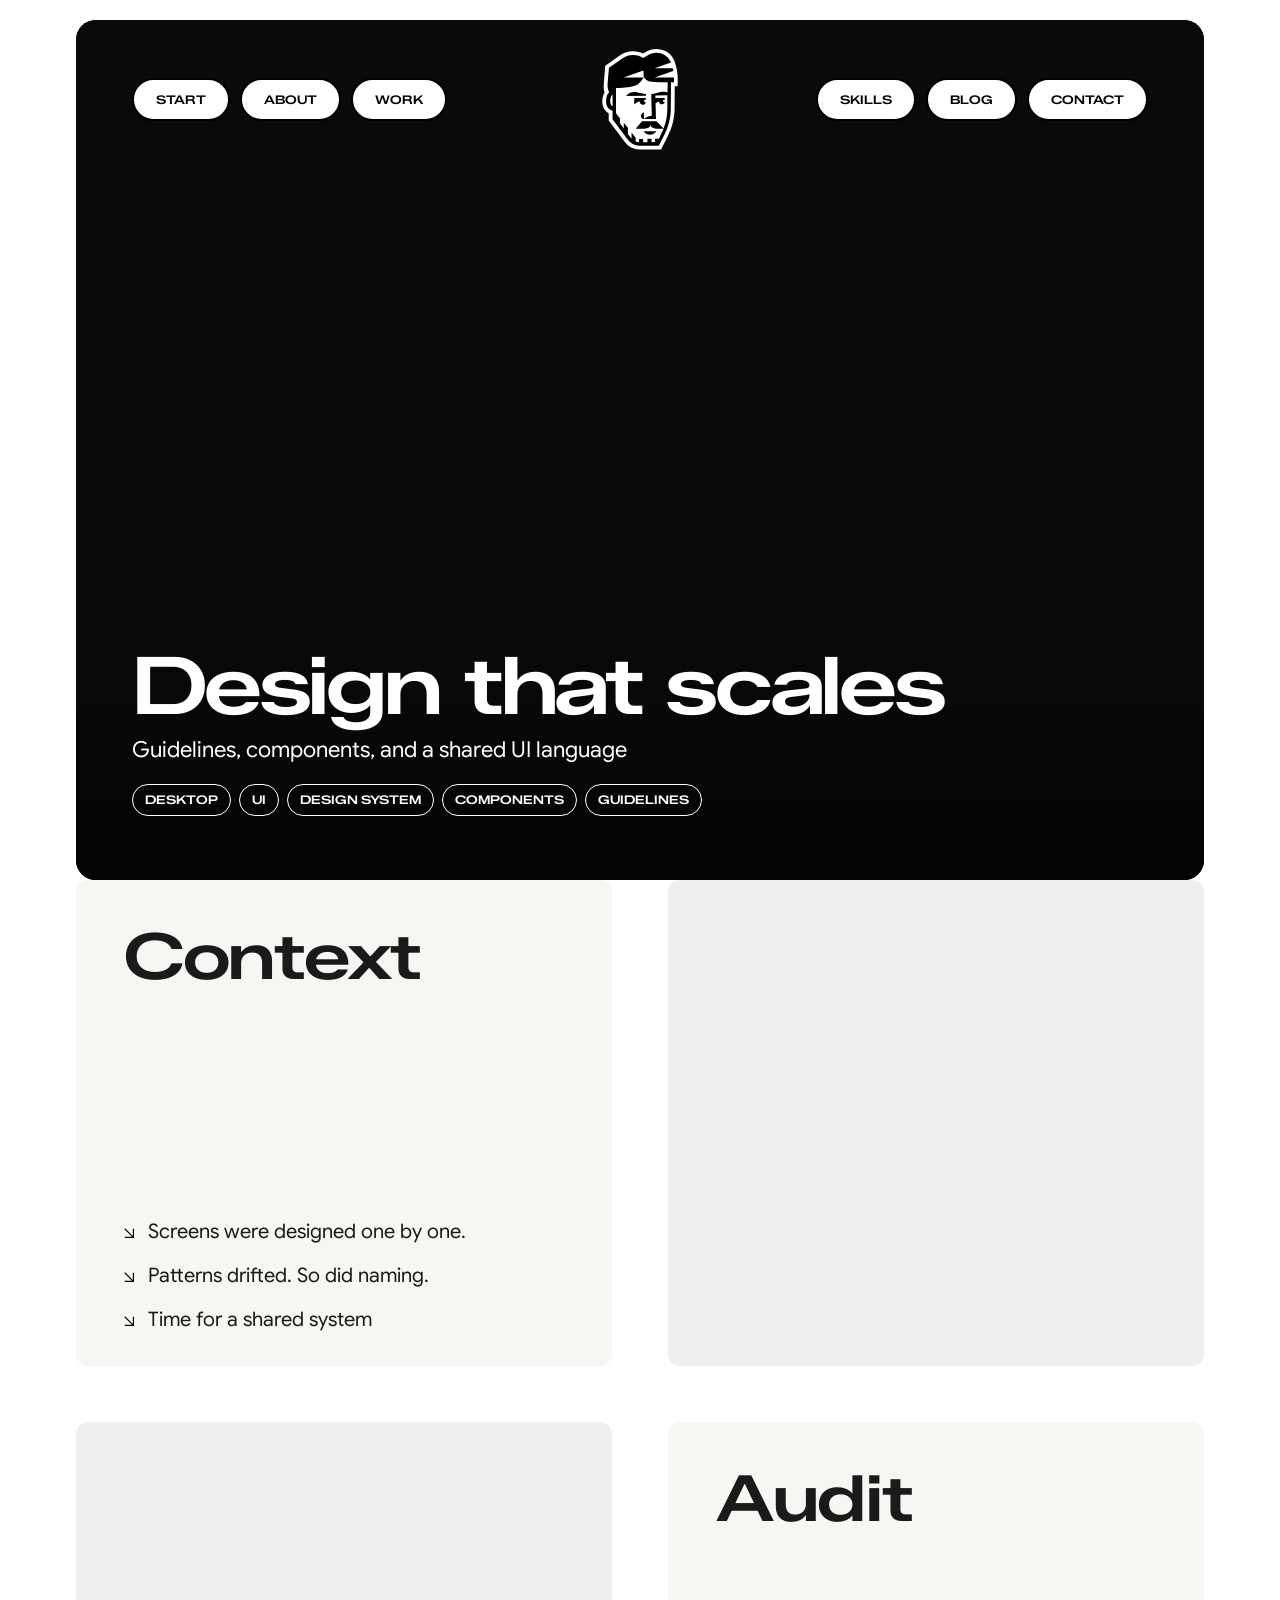
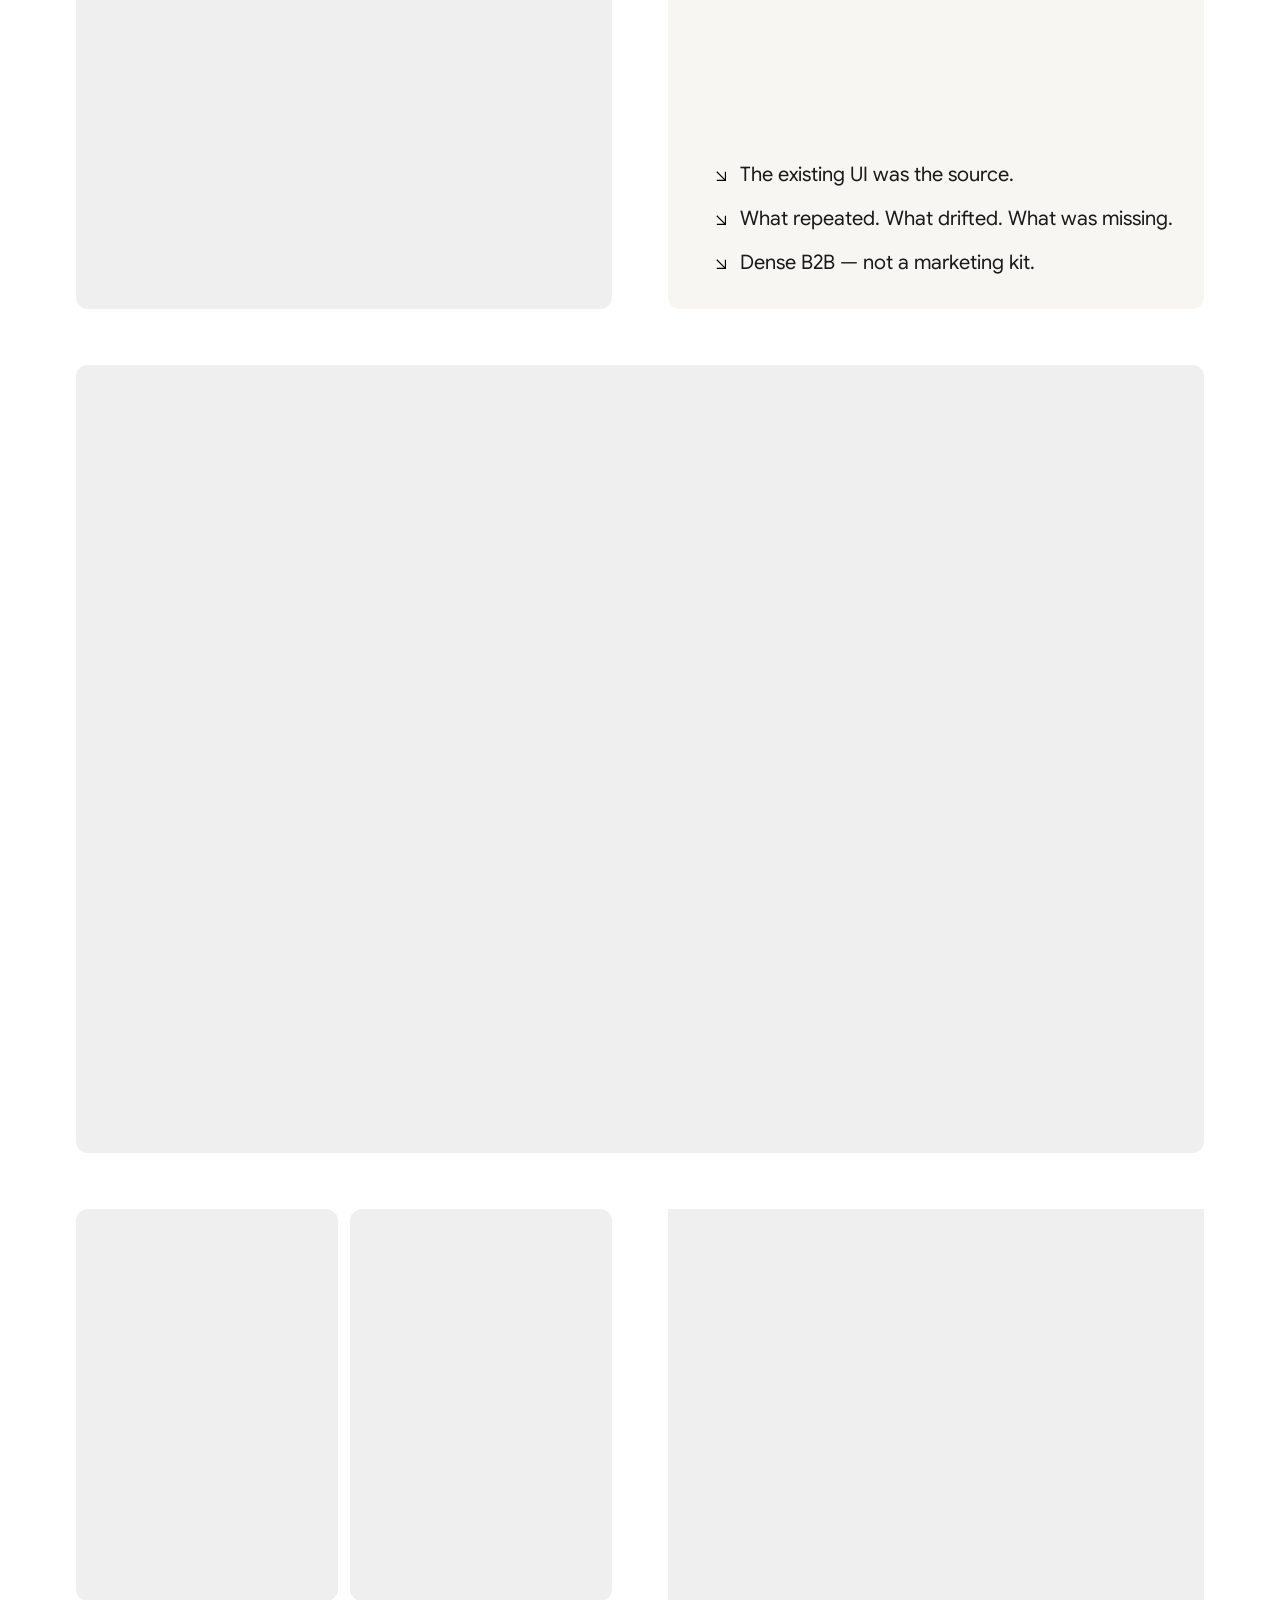
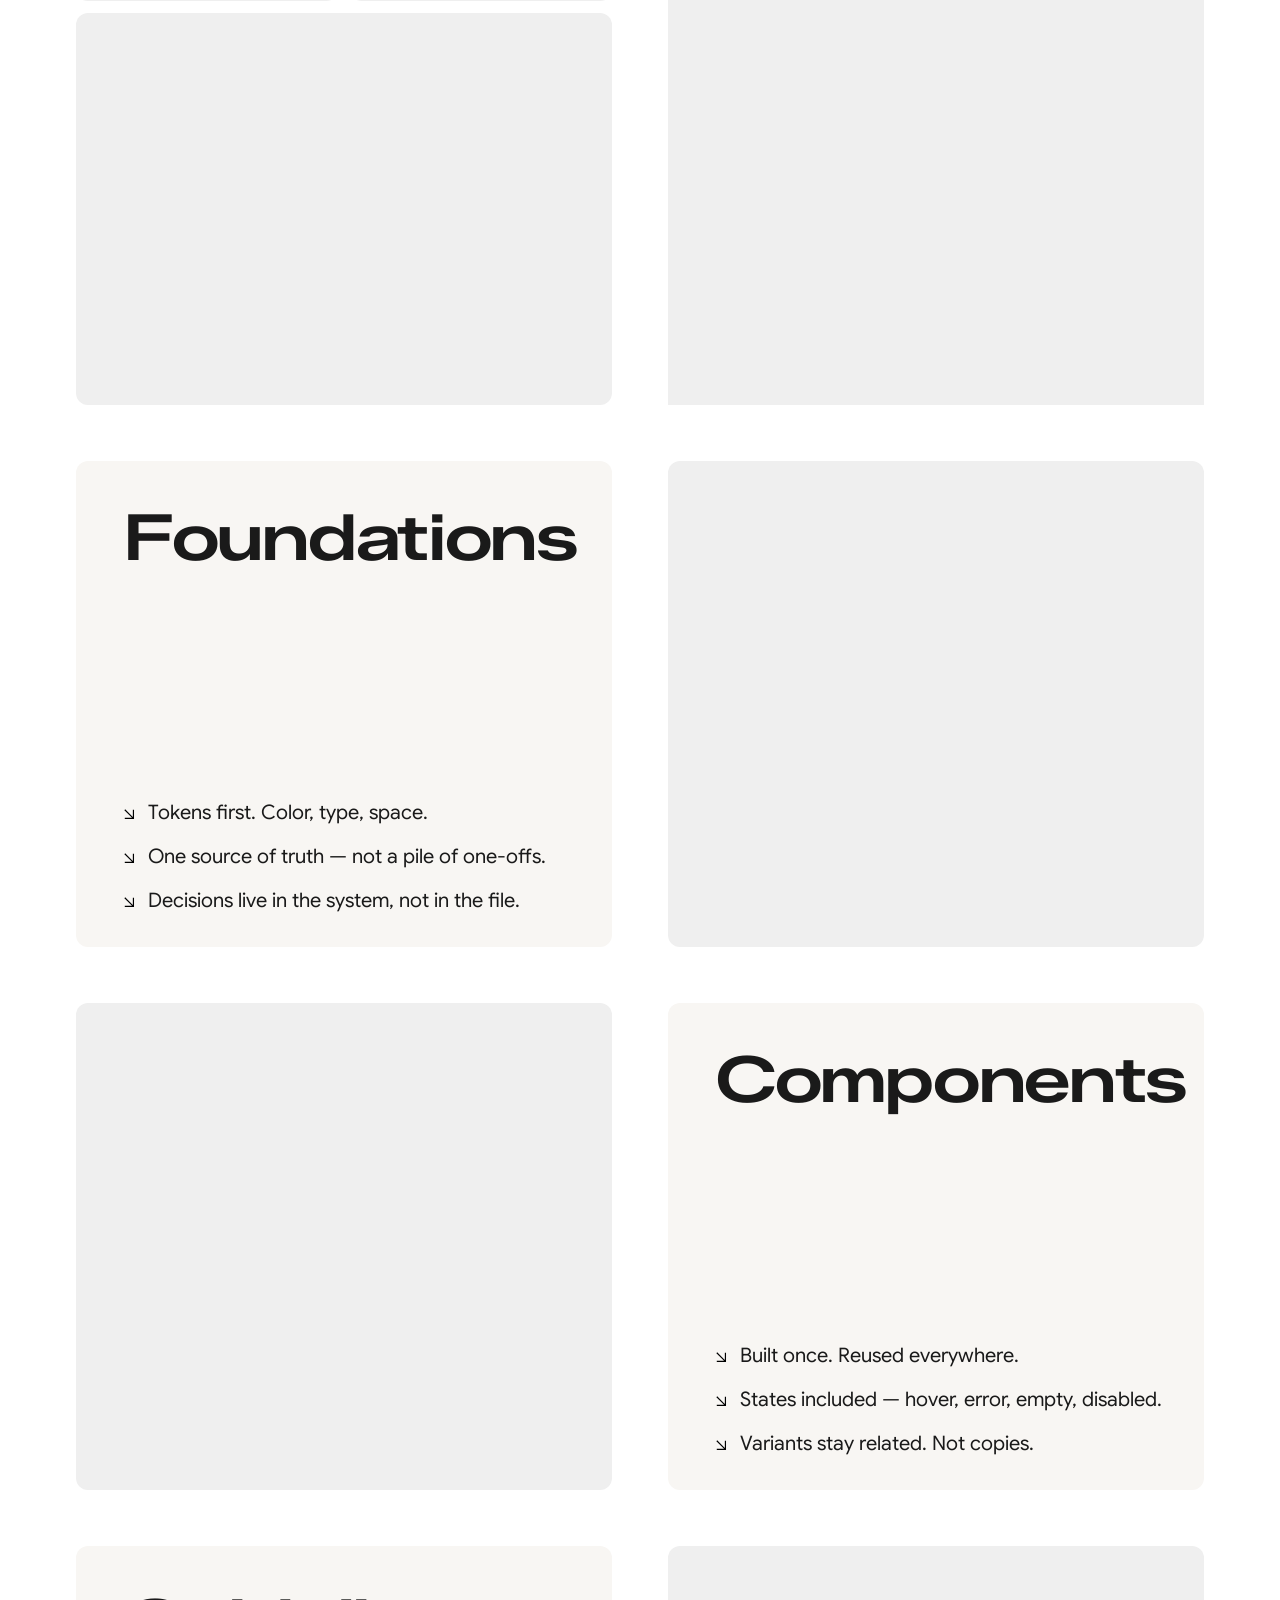
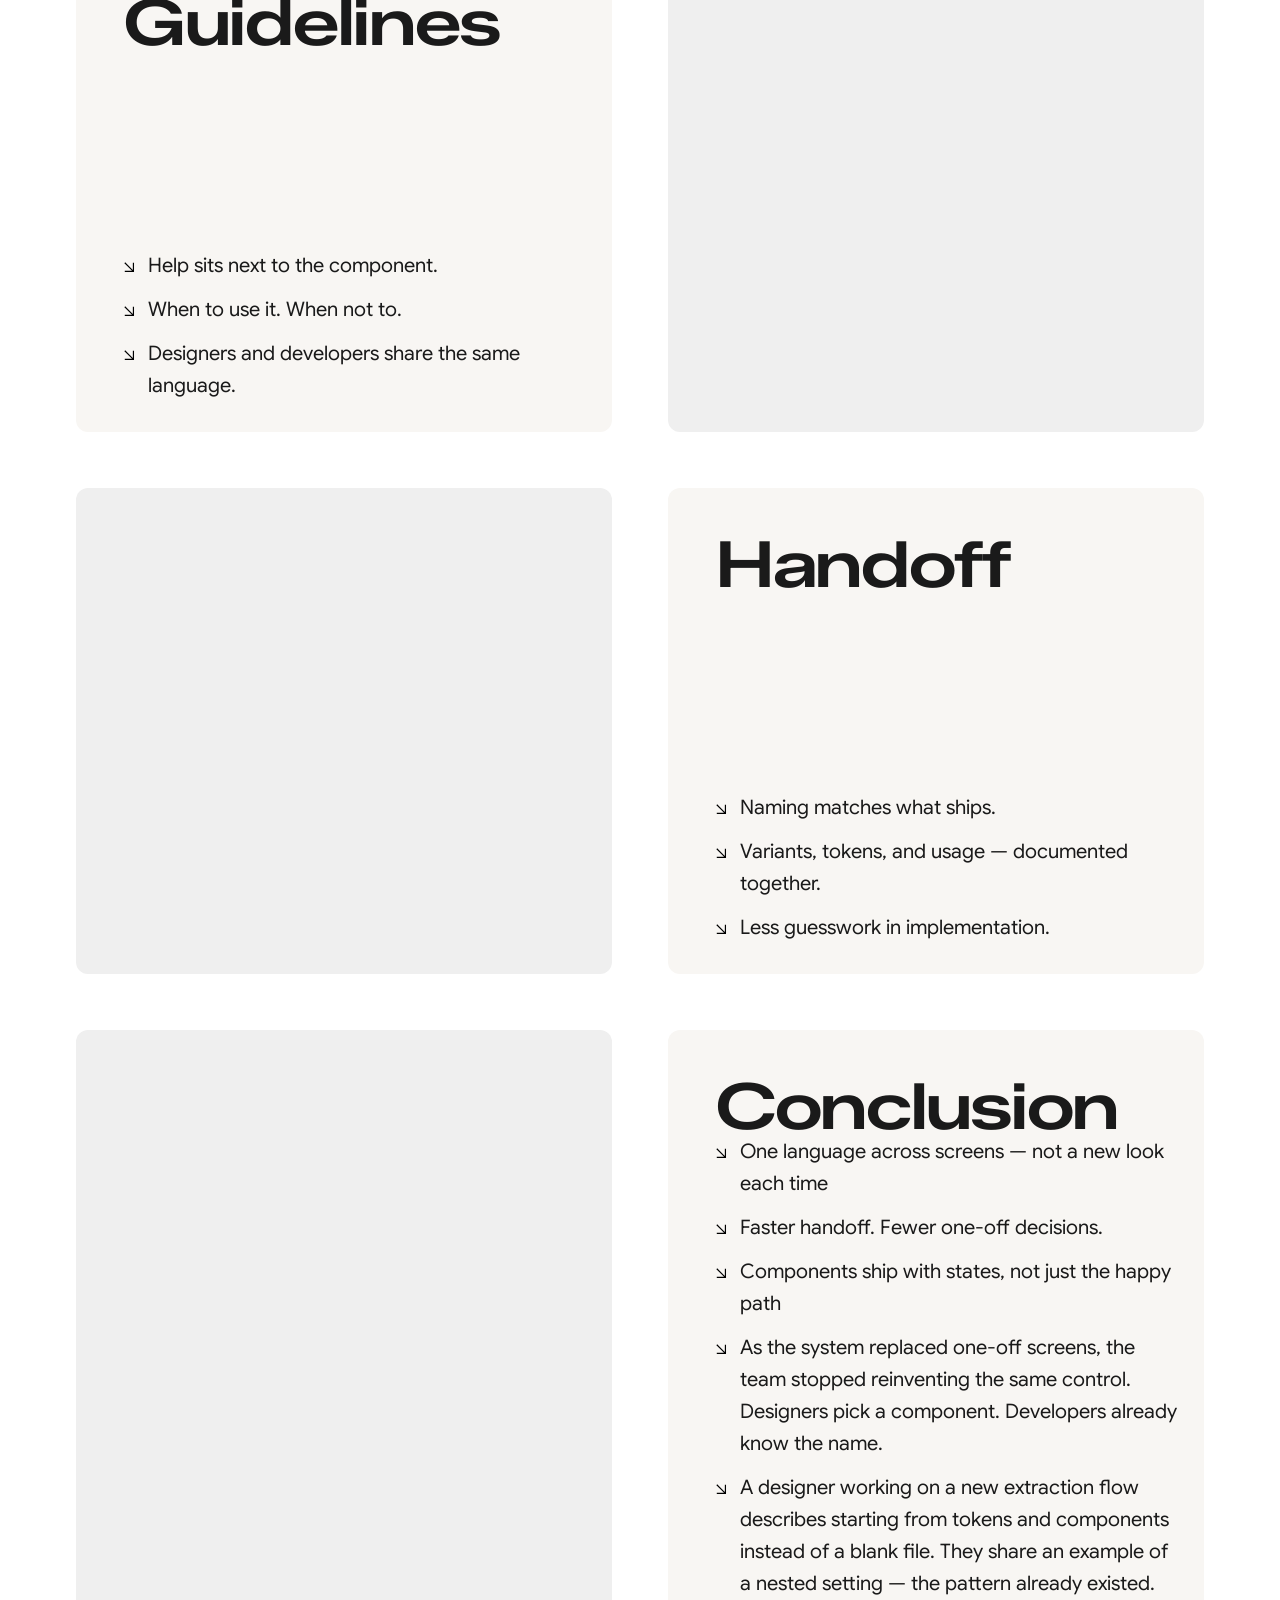
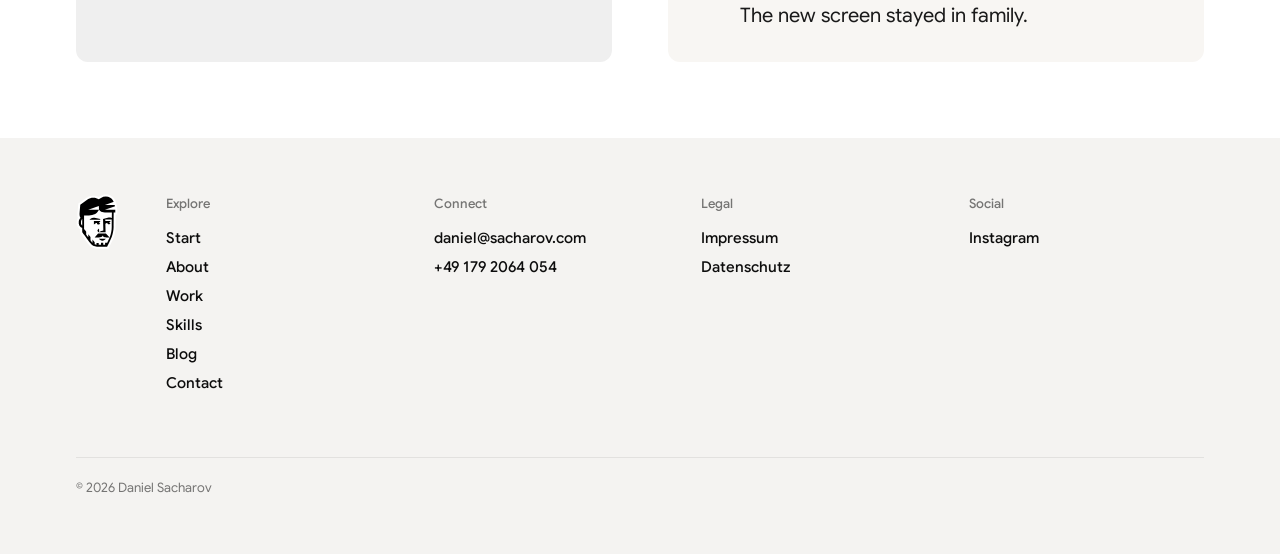
<file: natif-designsystem.html>
<!DOCTYPE html>
<html lang="de" class="no-js">
<head>
    <meta charset="UTF-8">
    <base href="./">
    <meta name="viewport" content="width=device-width, initial-scale=1.0">
    <title>From one-offs to a system — natif.ai Design System | Daniel Sacharov</title>
    <meta name="description" content="Case Study natif.ai Design System: guidelines, components, and a shared UI language for a complex AI product.">
    <meta name="keywords" content="natif.ai, Design System, UI Guidelines, Components, Design Tokens, UX Case Study, B2B SaaS, Product Design, Daniel Sacharov">
    <meta name="author" content="Daniel Sacharov">
    <meta name="robots" content="index, follow, max-image-preview:large">
    <link rel="canonical" href="https://www.sacharov.com/natif-designsystem.html">
    <link rel="alternate" hreflang="de" href="https://www.sacharov.com/natif-designsystem.html">
    <link rel="alternate" hreflang="x-default" href="https://www.sacharov.com/natif-designsystem.html">
    <meta property="og:type" content="article">
    <meta property="og:title" content="From one-offs to a system — natif.ai | Daniel Sacharov">
    <meta property="og:description" content="natif.ai: a design system for guidelines, components, and consistent UI.">
    <meta property="og:url" content="https://www.sacharov.com/natif-designsystem.html">
    <meta property="og:site_name" content="Daniel Sacharov – UX/UI Designer">
    <meta property="og:locale" content="de_DE">
    <meta property="og:locale:alternate" content="en_US">
    <meta property="og:image" content="https://www.sacharov.com/assets/projects/natif1/workflow-overview-nachher.jpg">
    <meta property="og:image:width" content="2226">
    <meta property="og:image:height" content="1935">
    <meta property="og:image:alt" content="natif.ai Design System — From one-offs to a system">
    <meta name="twitter:card" content="summary_large_image">
    <meta name="twitter:title" content="From one-offs to a system — natif.ai | Daniel Sacharov">
    <meta name="twitter:description" content="Design system: guidelines, components, and a shared UI language.">
    <meta name="twitter:image" content="https://www.sacharov.com/assets/projects/natif1/workflow-overview-nachher.jpg">
    <meta name="twitter:image:alt" content="natif.ai Design System — From one-offs to a system">
    <script type="application/ld+json">
    {
      "@context": "https://schema.org",
      "@graph": [
        {
          "@type": "WebSite",
          "@id": "https://www.sacharov.com/#website",
          "url": "https://www.sacharov.com",
          "name": "Daniel Sacharov – UX/UI Designer"
        },
        {
          "@type": "WebPage",
          "@id": "https://www.sacharov.com/natif-designsystem.html#webpage",
          "url": "https://www.sacharov.com/natif-designsystem.html",
          "name": "From one-offs to a system — natif.ai | Daniel Sacharov",
          "description": "From one-offs to a system — design system for natif.ai.",
          "inLanguage": "de",
          "isPartOf": { "@id": "https://www.sacharov.com/#website" },
          "primaryImageOfPage": {
            "@type": "ImageObject",
            "url": "https://www.sacharov.com/assets/projects/natif1/workflow-overview-nachher.jpg",
            "width": 2226,
            "height": 1935
          },
          "mainEntity": { "@id": "https://www.sacharov.com/natif-designsystem.html#project" },
          "breadcrumb": { "@id": "https://www.sacharov.com/natif-designsystem.html#breadcrumb" }
        },
        {
          "@type": "CreativeWork",
          "@id": "https://www.sacharov.com/natif-designsystem.html#project",
          "name": "natif.ai Design System",
          "headline": "From one-offs to a system — Design system for natif.ai",
          "description": "Guidelines, components, and a shared UI language for a complex AI product.",
          "author": { "@id": "https://www.sacharov.com/#person" },
          "image": "https://www.sacharov.com/assets/projects/natif1/workflow-overview-nachher.jpg",
          "genre": "Design case study",
          "keywords": "Design System, UI Guidelines, Components, Design Tokens, UX Design, UI Design, B2B SaaS"
        },
        {
          "@type": "Person",
          "@id": "https://www.sacharov.com/#person",
          "name": "Daniel Sacharov",
          "url": "https://www.sacharov.com",
          "jobTitle": "UX/UI Designer",
          "sameAs": ["https://www.linkedin.com/in/sacharov/"]
        },
        {
          "@type": "BreadcrumbList",
          "@id": "https://www.sacharov.com/natif-designsystem.html#breadcrumb",
          "itemListElement": [
            {
              "@type": "ListItem",
              "position": 1,
              "name": "Start",
              "item": "https://www.sacharov.com/"
            },
            {
              "@type": "ListItem",
              "position": 2,
              "name": "From one-offs to a system",
              "item": "https://www.sacharov.com/natif-designsystem.html"
            }
          ]
        }
      ]
    }
    </script>
    <link rel="icon" type="image/png" sizes="16x16" href="assets/favicon-16x16.png">
    <link rel="icon" type="image/png" sizes="32x32" href="assets/favicon-32x32.png">
    <link rel="icon" type="image/png" sizes="32x32" href="assets/favicon-32x32-1.png">

    <link rel="preconnect" href="https://fonts.googleapis.com">
    <link rel="preconnect" href="https://fonts.gstatic.com" crossorigin>
    <link href="https://fonts.googleapis.com/css2?family=Inter:wght@200;300;500&display=swap" rel="stylesheet">
    <link rel="stylesheet" href="css/style.css">
    <link rel="stylesheet" href="css/custom.css?v=20260907-phone">
    <link rel="stylesheet" href="css/nerdstack-footer.css?v=20260827-f">
    <script async src="https://plausible.io/js/pa--3S-kQAgYRJ7SBbwj0ShH.js"></script>
    <script>
      window.plausible=window.plausible||function(){(plausible.q=plausible.q||[]).push(arguments)},plausible.init=plausible.init||function(i){plausible.o=i||{}};
      plausible.init()
    </script>
    <script src="js/vendor/gsap.min.js"></script>
    <script src="js/vendor/ScrollTrigger.min.js"></script>
</head>
<body class="page-prevent-health page-natif page-natif-ds page-transition-enter">
    <script src="js/page-transition.js?v=20260831-hash2"></script>
    <div class="container" id="main-container">
        <div class="wrapper">
            <div class="main-content main-content--case">
                <div class="header-wrapper header-wrapper--home">
                    <div class="logo logo--home">
                        <a href="/"><img id="logo-img-natif-ds" src="images/logo-normal.svg" alt="Daniel Sacharov Logo"></a>
                        <span class="logo-tooltip" id="logo-tooltip-natif-ds">To Homepage</span>
                    </div>
                                        <div class="header__navs">
                    <nav class="header__nav header__nav--left" aria-label="Main">
<a data-elastic-pulse-btn="" href="/" class="elastic-pulse-btn-navi">
                            <div data-elastic-pulse-target="" class="elastic-pulse-btn-navi__content">
                                <span class="elastic-pulse-btn-navi__span">Start</span>
                            </div>
                        </a>
<a data-elastic-pulse-btn="" href="#" class="elastic-pulse-btn-navi navi-coming-soon">
                            <div data-elastic-pulse-target="" class="elastic-pulse-btn-navi__content">
                                <span class="elastic-pulse-btn-navi__span">About</span>
                            </div>
                            <span class="navi-tooltip">Coming Soon</span>
                        </a>
<a data-elastic-pulse-btn="" href="/#success-stories" class="elastic-pulse-btn-navi">
                            <div data-elastic-pulse-target="" class="elastic-pulse-btn-navi__content">
                                <span class="elastic-pulse-btn-navi__span">Work</span>
                            </div>
                        </a>
                    </nav>
                    <nav class="header__nav header__nav--right" aria-label="More">
<a data-elastic-pulse-btn="" href="#" class="elastic-pulse-btn-navi navi-coming-soon">
                            <div data-elastic-pulse-target="" class="elastic-pulse-btn-navi__content">
                                <span class="elastic-pulse-btn-navi__span">Skills</span>
                            </div>
                            <span class="navi-tooltip">Coming Soon</span>
                        </a>
<a data-elastic-pulse-btn="" href="#" class="elastic-pulse-btn-navi navi-coming-soon">
                            <div data-elastic-pulse-target="" class="elastic-pulse-btn-navi__content">
                                <span class="elastic-pulse-btn-navi__span">Blog</span>
                            </div>
                            <span class="navi-tooltip">Coming Soon</span>
                        </a>
<a data-elastic-pulse-btn="" href="mailto:daniel@sacharov.com" class="elastic-pulse-btn-navi">
                            <div data-elastic-pulse-target="" class="elastic-pulse-btn-navi__content">
                                <span class="elastic-pulse-btn-navi__span">Contact</span>
                            </div>
                        </a>
                    </nav>
                    </div>
                </div>

                <section class="prevent-hero">
                    <div class="prevent-hero__video-wrap" aria-hidden="true"></div>
                    <div class="prevent-hero__content">
                        <h1 class="hero-title prevent-hero__title" style="opacity: 0;">Design that scales</h1>
                        <div class="prevent-hero__text slide-up" style="animation-delay: 1.4s; opacity: 0;">
                            <p class="hero-subtitle">Guidelines, components, and a shared UI language</p>
                        </div>
                        <div class="prevent-hero__tags slide-up" style="animation-delay: 1.6s; opacity: 0;">
                            <span class="prevent-hero__tag">Desktop</span>
                            <span class="prevent-hero__tag">UI</span>
                            <span class="prevent-hero__tag">Design System</span>
                            <span class="prevent-hero__tag">Components</span>
                            <span class="prevent-hero__tag">Guidelines</span>
                        </div>
                    </div>
                </section>
            </div>
        </div>

        <section class="prevent-context prevent-context--first prevent-context--image-only prevent-reveal">
            <div class="prevent-context__grid">
                <div class="prevent-context__text">
                    <h2 class="prevent-context__title">Context</h2>
                    <ul class="prevent-context__list">
                        <li class="prevent-context__item">Screens were designed one by one.</li>
                        <li class="prevent-context__item">Patterns drifted. So did naming.</li>
                        <li class="prevent-context__item">Time for a shared system</li>
                    </ul>
                </div>
                <div class="prevent-context__illustration prevent-context__illustration--pending" aria-hidden="true"></div>
            </div>
        </section>

        <section class="prevent-context prevent-context--image-only prevent-reveal">
            <div class="prevent-context__grid">
                <div class="prevent-context__illustration prevent-context__illustration--pending" aria-hidden="true"></div>
                <div class="prevent-context__text">
                    <h2 class="prevent-context__title">Audit</h2>
                    <ul class="prevent-context__list">
                        <li class="prevent-context__item">The existing UI was the source.</li>
                        <li class="prevent-context__item">What repeated. What drifted. What was missing.</li>
                        <li class="prevent-context__item">Dense B2B — not a marketing kit.</li>
                    </ul>
                </div>
            </div>
        </section>

        <section class="natif-ds-slot prevent-reveal" aria-hidden="true">
            <div class="natif-ds-slot__frame prevent-context__illustration--pending"></div>
        </section>

        <section class="prevent-three-images prevent-reveal">
            <div class="prevent-three-images__grid">
                <div class="prevent-three-images__col prevent-three-images__col--bento">
                    <div class="prevent-bento">
                        <div class="prevent-bento__cell prevent-bento__cell--pending" aria-hidden="true"></div>
                        <div class="prevent-bento__cell prevent-bento__cell--pending" aria-hidden="true"></div>
                        <div class="prevent-bento__cell prevent-bento__cell--wide prevent-bento__cell--pending" aria-hidden="true"></div>
                    </div>
                </div>
                <div class="prevent-three-images__col prevent-three-images__col--pending" aria-hidden="true"></div>
            </div>
        </section>

        <section class="prevent-context prevent-context--image-only prevent-reveal">
            <div class="prevent-context__grid">
                <div class="prevent-context__text">
                    <h2 class="prevent-context__title">Foundations</h2>
                    <ul class="prevent-context__list">
                        <li class="prevent-context__item">Tokens first. Color, type, space.</li>
                        <li class="prevent-context__item">One source of truth — not a pile of one-offs.</li>
                        <li class="prevent-context__item">Decisions live in the system, not in the file.</li>
                    </ul>
                </div>
                <div class="prevent-context__illustration prevent-context__illustration--pending" aria-hidden="true"></div>
            </div>
        </section>

        <section class="prevent-context prevent-context--image-only prevent-reveal">
            <div class="prevent-context__grid">
                <div class="prevent-context__illustration prevent-context__illustration--pending" aria-hidden="true"></div>
                <div class="prevent-context__text">
                    <h2 class="prevent-context__title">Components</h2>
                    <ul class="prevent-context__list">
                        <li class="prevent-context__item">Built once. Reused everywhere.</li>
                        <li class="prevent-context__item">States included — hover, error, empty, disabled.</li>
                        <li class="prevent-context__item">Variants stay related. Not copies.</li>
                    </ul>
                </div>
            </div>
        </section>

        <section class="prevent-context prevent-context--image-only prevent-reveal">
            <div class="prevent-context__grid">
                <div class="prevent-context__text">
                    <h2 class="prevent-context__title">Guidelines</h2>
                    <ul class="prevent-context__list">
                        <li class="prevent-context__item">Help sits next to the component.</li>
                        <li class="prevent-context__item">When to use it. When not to.</li>
                        <li class="prevent-context__item">Designers and developers share the same language.</li>
                    </ul>
                </div>
                <div class="prevent-context__illustration prevent-context__illustration--pending" aria-hidden="true"></div>
            </div>
        </section>

        <section class="prevent-context prevent-context--image-only prevent-reveal">
            <div class="prevent-context__grid">
                <div class="prevent-context__illustration prevent-context__illustration--pending" aria-hidden="true"></div>
                <div class="prevent-context__text">
                    <h2 class="prevent-context__title">Handoff</h2>
                    <ul class="prevent-context__list">
                        <li class="prevent-context__item">Naming matches what ships.</li>
                        <li class="prevent-context__item">Variants, tokens, and usage — documented together.</li>
                        <li class="prevent-context__item">Less guesswork in implementation.</li>
                    </ul>
                </div>
            </div>
        </section>

        <section id="conclusion" class="prevent-context prevent-context--image-only prevent-context--text-top prevent-reveal" aria-label="Conclusion">
            <div class="prevent-context__grid">
                <div class="prevent-context__illustration prevent-context__illustration--pending" aria-hidden="true"></div>
                <div class="prevent-context__text">
                    <h2 class="prevent-context__title">Conclusion</h2>
                    <ul class="prevent-context__list">
                        <li class="prevent-context__item">One language across screens — not a new look each time</li>
                        <li class="prevent-context__item">Faster handoff. Fewer one-off decisions.</li>
                        <li class="prevent-context__item">Components ship with states, not just the happy path</li>
                        <li class="prevent-context__item">As the system replaced one-off screens, the team stopped reinventing the same control. Designers pick a component. Developers already know the name.</li>
                        <li class="prevent-context__item">A designer working on a new extraction flow describes starting from tokens and components instead of a blank file. They share an example of a nested setting — the pattern already existed. The new screen stayed in family.</li>
                    </ul>
                </div>
            </div>
        </section>

    </div>
    <!-- Nerdstack Footer 1 (BYQ) — adapted -->
    <footer class="ns-footer" aria-label="Footer">
      <div class="ns-footer__inner">
        <div class="master-footer">
          <div class="footer_top-tile">
            <div class="left-footer">
              <a class="brand_footer" href="/" aria-label="Daniel Sacharov — home">
                <img loading="lazy" src="images/logo-normal.svg" alt="Daniel Sacharov">
              </a>
            </div>
            <div class="right-footer">
              <div class="footer_columns">
                <div class="footer-column">
                  <div class="footer-column__title">Explore</div>
                  <div class="footer_links-column">
                    <a class="link_footer" href="/"><div>Start</div></a>
                    <a class="link_footer" href="#"><div>About</div></a>
                    <a class="link_footer" href="#"><div>Work</div></a>
                    <a class="link_footer" href="#"><div>Skills</div></a>
                    <a class="link_footer" href="#"><div>Blog</div></a>
                    <a class="link_footer" href="mailto:daniel@sacharov.com"><div>Contact</div></a>
                  </div>
                </div>
                <div class="footer-column">
                  <div class="footer-column__title">Connect</div>
                  <div class="footer_links-column">
                    <a class="link_footer" href="mailto:daniel@sacharov.com"><div>daniel@sacharov.com</div></a>
                    <a class="link_footer" href="tel:+491792064054"><div>+49 179 2064 054</div></a>
                  </div>
                </div>
                <div class="footer-column">
                  <div class="footer-column__title">Legal</div>
                  <div class="footer_links-column">
                    <a class="link_footer" href="/impressum.html"><div>Impressum</div></a>
                    <a class="link_footer" href="/datenschutz.html"><div>Datenschutz</div></a>
                  </div>
                </div>
                <div class="footer-column">
                  <div class="footer-column__title">Social</div>
                  <div class="footer_links-column">
                    <a class="link_footer" href="https://www.instagram.com/sacharovcom/" target="_blank" rel="noopener noreferrer"><div>Instagram</div></a>
                  </div>
                </div>
              </div>
            </div>
          </div>
          <div class="footer_bottom-tile">
            <p class="footer_copy">© 2026 Daniel Sacharov</p>
          </div>
        </div>
      </div>
    </footer>

    <div class="modal" id="modal-impressum" aria-hidden="true">
      <div class="modal__backdrop" data-modal-close></div>
      <div class="modal__dialog" role="dialog" aria-modal="true" aria-labelledby="modal-impressum-title">
        <button class="modal__close" type="button" data-modal-close>&times;</button>
        <h2 id="modal-impressum-title" class="modal__title">Impressum</h2>
        <p class="modal__text">Angaben gemäß § 5 TMG</p>
        <p class="modal__text">
          Daniel Sacharov<br>
          Peter-Eich-Str. 65<br>
          66386 Sankt Ingbert
        </p>
        <p class="modal__text">
          E-Mail: <a href="mailto:daniel@sacharov.com">daniel@sacharov.com</a><br>
          Telefon: <a href="tel:+491792064054">0179 20 64 054</a>
        </p>
        <p class="modal__text">
          USt-IdNr.: DE321885908
        </p>
      </div>
    </div>

    <!-- Datenschutz Modal -->
    <div class="modal" id="modal-datenschutz" aria-hidden="true">
      <div class="modal__backdrop" data-modal-close></div>
      <div class="modal__dialog" role="dialog" aria-modal="true" aria-labelledby="modal-datenschutz-title">
        <button class="modal__close" type="button" data-modal-close>&times;</button>
        <h2 id="modal-datenschutz-title" class="modal__title">Datenschutzerklärung</h2>
        
        <p class="modal__text"><strong>1. Verantwortlicher</strong></p>
        <p class="modal__text">Verantwortlich für die Datenverarbeitung auf dieser Website ist:</p>
        <p class="modal__text">
          Daniel Sacharov<br>
          Peter-Eich-Str. 65<br>
          66386 Sankt Ingbert
        </p>
        <p class="modal__text">
          E-Mail: <a href="mailto:daniel@sacharov.com">daniel@sacharov.com</a><br>
          Telefon: <a href="tel:+491792064054">0179 20 64 054</a><br>
          USt-IdNr.: DE321885908
        </p>

        <p class="modal__text"><strong>2. Allgemeine Hinweise</strong></p>
        <p class="modal__text">
          Der Schutz Ihrer persönlichen Daten ist mir ein besonderes Anliegen.
          Ich verarbeite personenbezogene Daten ausschließlich im Rahmen der gesetzlichen Bestimmungen der Datenschutz-Grundverordnung (DSGVO) sowie der geltenden nationalen Datenschutzgesetze.
        </p>
        <p class="modal__text">
          Diese Website ist eine statische Website und dient der Bereitstellung von Informationen.
          Es werden keine Formulare, keine externen Plugins und keine eingebetteten Inhalte von Drittanbietern verwendet.
          Für die Webanalyse wird Plausible Analytics eingesetzt, ein datenschutzfreundlicher Dienst ohne Cookies.
        </p>

        <p class="modal__text"><strong>3. Erhebung und Speicherung personenbezogener Daten</strong></p>
        <p class="modal__text">
          Beim Aufruf dieser Website werden durch den Hosting-Provider automatisch folgende Daten erhoben und temporär in sogenannten Server-Logfiles gespeichert:
        </p>
        <ul class="modal__text" style="margin-left: 20px; margin-top: 10px; margin-bottom: 10px;">
          <li>IP-Adresse</li>
          <li>Datum und Uhrzeit der Anfrage</li>
          <li>Browsertyp und Browserversion</li>
          <li>verwendetes Betriebssystem</li>
          <li>Referrer-URL</li>
          <li>aufgerufene Seite/Datei</li>
        </ul>
        <p class="modal__text">
          Diese Daten sind technisch erforderlich, um die Website korrekt auszuliefern und die Systemsicherheit zu gewährleisten.
          Eine Zusammenführung dieser Daten mit anderen Datenquellen erfolgt nicht.
        </p>
        <p class="modal__text">
          <strong>Rechtsgrundlage:</strong> Art. 6 Abs. 1 lit. f DSGVO (berechtigtes Interesse an der sicheren und stabilen Bereitstellung der Website)
        </p>

        <p class="modal__text"><strong>4. Cookies</strong></p>
        <p class="modal__text">Diese Website verwendet keine Cookies. Das eingesetzte Analysetool Plausible Analytics arbeitet ohne Cookies und speichert keine personenbezogenen Daten.</p>

        <p class="modal__text"><strong>5. Tracking- und Analysetools</strong></p>
        <p class="modal__text">
          Diese Website verwendet Plausible Analytics, einen datenschutzfreundlichen Webanalysedienst. Plausible Analytics verwendet keine Cookies und speichert keine personenbezogenen Daten. Es werden ausschließlich aggregierte, anonymisierte Daten erfasst (z. B. Seitenaufrufe, Verweildauer, Herkunftsländer). Die Daten werden auf Servern in der EU gespeichert.
        </p>
        <p class="modal__text">
          <strong>Rechtsgrundlage:</strong> Art. 6 Abs. 1 lit. f DSGVO (berechtigtes Interesse an der Analyse der Website-Nutzung zur Verbesserung des Angebots)
        </p>
        <p class="modal__text">
          Weitere Informationen finden Sie in der Datenschutzerklärung von Plausible: <a href="https://plausible.io/data-policy" target="_blank" rel="noopener">https://plausible.io/data-policy</a>
        </p>

        <p class="modal__text"><strong>6. Externe Inhalte und Dienste</strong></p>
        <p class="modal__text">
          Diese Website bindet keine externen Inhalte ein (z. B. YouTube, Google Maps, Social Media Plugins oder externe Skripte von Drittanbietern).
          Für die Webanalyse wird Plausible Analytics verwendet, ein datenschutzfreundlicher Dienst, der keine personenbezogenen Daten erfasst.
        </p>

        <p class="modal__text"><strong>7. Kontaktaufnahme</strong></p>
        <p class="modal__text">
          Eine Kontaktaufnahme ist ausschließlich über die angegebenen Kontaktdaten (E-Mail oder Telefon) möglich.
          Dabei werden die übermittelten personenbezogenen Daten nur zum Zweck der Bearbeitung der Anfrage gespeichert und nicht an Dritte weitergegeben.
        </p>
        <p class="modal__text">
          <strong>Rechtsgrundlage:</strong> Art. 6 Abs. 1 lit. b DSGVO (Vertrag/Vorvertrag) oder Art. 6 Abs. 1 lit. f DSGVO (berechtigtes Interesse an Kommunikation)
        </p>

        <p class="modal__text"><strong>8. Weitergabe von Daten</strong></p>
        <p class="modal__text">Eine Weitergabe personenbezogener Daten an Dritte findet nicht statt.</p>

        <p class="modal__text"><strong>9. Speicherdauer</strong></p>
        <p class="modal__text">
          Personenbezogene Daten werden nur so lange gespeichert, wie dies zur Erreichung des jeweiligen Zwecks erforderlich ist oder gesetzliche Aufbewahrungsfristen bestehen.
        </p>

        <p class="modal__text"><strong>10. Rechte der betroffenen Person</strong></p>
        <p class="modal__text">Sie haben jederzeit das Recht auf:</p>
        <ul class="modal__text" style="margin-left: 20px; margin-top: 10px; margin-bottom: 10px;">
          <li>Auskunft über Ihre gespeicherten Daten (Art. 15 DSGVO)</li>
          <li>Berichtigung unrichtiger Daten (Art. 16 DSGVO)</li>
          <li>Löschung Ihrer Daten (Art. 17 DSGVO)</li>
          <li>Einschränkung der Verarbeitung (Art. 18 DSGVO)</li>
          <li>Datenübertragbarkeit (Art. 20 DSGVO)</li>
          <li>Widerspruch gegen die Verarbeitung (Art. 21 DSGVO)</li>
        </ul>
        <p class="modal__text">
          Außerdem haben Sie das Recht auf Beschwerde bei der zuständigen Aufsichtsbehörde.
        </p>

        <p class="modal__text"><strong>11. Datensicherheit</strong></p>
        <p class="modal__text">
          Diese Website nutzt technische und organisatorische Sicherheitsmaßnahmen, um Ihre Daten vor Manipulation, Verlust oder unbefugtem Zugriff zu schützen.
        </p>

        <p class="modal__text"><strong>12. Aktualität und Änderung dieser Datenschutzerklärung</strong></p>
        <p class="modal__text">
          Diese Datenschutzerklärung ist aktuell gültig und hat den Stand: Januar 2026.
          Ich behalte mir vor, diese Datenschutzerklärung anzupassen, um sie an rechtliche Anforderungen oder Änderungen der Website anzupassen.
        </p>
      </div>
    </div>

    <div class="natif-lightbox" id="natif-lightbox" hidden aria-hidden="true">
      <button type="button" class="natif-lightbox__close" data-lightbox-close aria-label="Close">&times;</button>
      <div class="natif-lightbox__stage" data-lightbox-stage>
        <img class="natif-lightbox__img" alt="" draggable="false">
      </div>
      <div class="natif-lightbox__zoom" role="group" aria-label="Zoom">
        <button type="button" class="natif-lightbox__zoom-btn" data-lightbox-zoom="in" aria-label="Zoom in">+</button>
        <button type="button" class="natif-lightbox__zoom-btn" data-lightbox-zoom="out" aria-label="Zoom out">&minus;</button>
      </div>
    </div>

    <script src="js/script.js"></script>
    <script>
      (function initNatifLightbox() {
        var box = document.getElementById('natif-lightbox');
        if (!box) return;
        var stage = box.querySelector('[data-lightbox-stage]');
        var img = box.querySelector('.natif-lightbox__img');
        var btnIn = box.querySelector('[data-lightbox-zoom="in"]');
        var btnOut = box.querySelector('[data-lightbox-zoom="out"]');
        var lastFocus = null;
        var scale = 1;
        var minScale = 1;
        var maxScale = 4;
        var tx = 0;
        var ty = 0;
        var dragging = false;
        var didDrag = false;
        var dragStartX = 0;
        var dragStartY = 0;
        var dragOriginX = 0;
        var dragOriginY = 0;
        var naturalW = 0;
        var naturalH = 0;
        var DRAG_THRESHOLD = 6;

        function clamp(n, a, b) {
          return Math.max(a, Math.min(b, n));
        }

        function fitScale() {
          if (!naturalW || !naturalH || !stage) return 1;
          var pad = 48;
          var sw = stage.clientWidth - pad;
          var sh = stage.clientHeight - pad;
          if (sw <= 0 || sh <= 0) return 1;
          return Math.min(sw / naturalW, sh / naturalH, 1);
        }

        function applyTransform() {
          if (!img) return;
          img.style.transform =
            'translate(-50%, -50%) translate(' + tx + 'px, ' + ty + 'px) scale(' + scale + ')';
          if (btnIn) btnIn.disabled = scale >= maxScale - 0.001;
          if (btnOut) btnOut.disabled = scale <= minScale + 0.001;
          if (stage) {
            stage.style.cursor = scale > minScale + 0.001 ? (dragging ? 'grabbing' : 'grab') : 'zoom-in';
          }
        }

        function resetView() {
          minScale = fitScale();
          scale = minScale;
          maxScale = Math.max(minScale * 4, minScale + 1);
          tx = 0;
          ty = 0;
          applyTransform();
        }

        function zoomBy(factor, cx, cy) {
          if (!stage) return;
          var rect = stage.getBoundingClientRect();
          var pivotX = (cx != null ? cx : rect.left + rect.width / 2) - rect.left - rect.width / 2;
          var pivotY = (cy != null ? cy : rect.top + rect.height / 2) - rect.top - rect.height / 2;
          var next = clamp(scale * factor, minScale, maxScale);
          if (next === scale) return;
          var ratio = next / scale;
          tx = pivotX - (pivotX - tx) * ratio;
          ty = pivotY - (pivotY - ty) * ratio;
          scale = next;
          if (scale <= minScale + 0.001) {
            scale = minScale;
            tx = 0;
            ty = 0;
          }
          applyTransform();
        }

        function openLightbox(src, alt) {
          if (!src || !img) return;
          lastFocus = document.activeElement;
          img.onload = function() {
            naturalW = img.naturalWidth || img.width;
            naturalH = img.naturalHeight || img.height;
            resetView();
          };
          img.src = src;
          img.alt = alt || '';
          if (img.complete && img.naturalWidth) {
            naturalW = img.naturalWidth;
            naturalH = img.naturalHeight;
            resetView();
          }
          box.hidden = false;
          box.setAttribute('aria-hidden', 'false');
          document.documentElement.classList.add('natif-lightbox-open');
          var closeBtn = box.querySelector('.natif-lightbox__close');
          if (closeBtn) closeBtn.focus();
        }

        function closeLightbox() {
          box.hidden = true;
          box.setAttribute('aria-hidden', 'true');
          document.documentElement.classList.remove('natif-lightbox-open');
          dragging = false;
          if (stage) stage.classList.remove('is-dragging');
          if (img) {
            img.onload = null;
            img.removeAttribute('src');
            img.alt = '';
            img.style.transform = '';
          }
          if (lastFocus && typeof lastFocus.focus === 'function') {
            try { lastFocus.focus(); } catch (_) {}
          }
          lastFocus = null;
        }

        window.openNatifLightbox = openLightbox;
        window.closeNatifLightbox = closeLightbox;

        box.querySelectorAll('[data-lightbox-close]').forEach(function(el) {
          el.addEventListener('click', function(e) {
            e.preventDefault();
            closeLightbox();
          });
        });

        if (btnIn) {
          btnIn.addEventListener('click', function(e) {
            e.preventDefault();
            e.stopPropagation();
            zoomBy(1.35);
          });
        }
        if (btnOut) {
          btnOut.addEventListener('click', function(e) {
            e.preventDefault();
            e.stopPropagation();
            zoomBy(1 / 1.35);
          });
        }

        if (stage) {
          stage.addEventListener('pointerdown', function(e) {
            if (e.button != null && e.button !== 0) return;
            dragging = true;
            didDrag = false;
            dragStartX = e.clientX;
            dragStartY = e.clientY;
            dragOriginX = tx;
            dragOriginY = ty;
            try { stage.setPointerCapture(e.pointerId); } catch (_) {}
          });
          stage.addEventListener('pointermove', function(e) {
            if (!dragging) return;
            var dx = e.clientX - dragStartX;
            var dy = e.clientY - dragStartY;
            if (!didDrag && (Math.abs(dx) > DRAG_THRESHOLD || Math.abs(dy) > DRAG_THRESHOLD)) {
              if (scale <= minScale + 0.001) return;
              didDrag = true;
              stage.classList.add('is-dragging');
            }
            if (!didDrag) return;
            tx = dragOriginX + dx;
            ty = dragOriginY + dy;
            applyTransform();
          });
          function endPointer(e) {
            if (!dragging) return;
            var wasDrag = didDrag;
            dragging = false;
            stage.classList.remove('is-dragging');
            if (!wasDrag) {
              if (scale >= maxScale - 0.05) {
                scale = minScale;
                tx = 0;
                ty = 0;
                applyTransform();
              } else {
                zoomBy(1.45, e.clientX, e.clientY);
              }
            } else {
              applyTransform();
            }
            didDrag = false;
          }
          stage.addEventListener('pointerup', endPointer);
          stage.addEventListener('pointercancel', function() {
            dragging = false;
            didDrag = false;
            stage.classList.remove('is-dragging');
            applyTransform();
          });
          stage.addEventListener('wheel', function(e) {
            e.preventDefault();
            zoomBy(e.deltaY < 0 ? 1.12 : 1 / 1.12, e.clientX, e.clientY);
          }, { passive: false });
        }

        window.addEventListener('resize', function() {
          if (box.hidden) return;
          var prevMin = minScale;
          minScale = fitScale();
          maxScale = Math.max(minScale * 4, minScale + 1);
          if (scale <= prevMin + 0.05) {
            scale = minScale;
            tx = 0;
            ty = 0;
          } else {
            scale = clamp(scale, minScale, maxScale);
          }
          applyTransform();
        });

        document.addEventListener('keydown', function(e) {
          if (box.hidden) return;
          if (e.key === 'Escape') closeLightbox();
          if (e.key === '+' || e.key === '=') zoomBy(1.35);
          if (e.key === '-' || e.key === '_') zoomBy(1 / 1.35);
        });

        function isProjectImage(el) {
          if (!el || el.tagName !== 'IMG') return false;
          if (el.closest('.natif-lightbox')) return false;
          if (el.closest('header') || el.closest('nav') || el.closest('footer') || el.closest('.modal')) return false;
          if (el.closest('.ns-footer')) return false;
          if (el.id && el.id.indexOf('logo') !== -1) return false;
          if (el.closest('[data-natif-dyn]') || el.closest('[data-natif-hd]') || el.closest('[data-natif-gd]')) return false;
          return !!(
            el.closest('.prevent-context__illustration') ||
            el.closest('.prevent-three-images') ||
            el.closest('.natif-ba')
          );
        }

        document.addEventListener('click', function(e) {
          var target = e.target;
          if (!isProjectImage(target)) return;
          if (target.closest('[data-ba-press]')) return;
          e.preventDefault();
          openLightbox(target.currentSrc || target.src, target.alt || '');
        });
      })();
    </script>
    <script>
      (function initNatifBeforeAfterBoot() {
        function run() {
          var roots = Array.prototype.slice.call(document.querySelectorAll('.natif-ba [data-ba-press]'));
          if (!roots.length) return;
          var active = null;
          var pressTimer = null;
          var pressRoot = null;
          var longPressArmed = false;
          var HOLD_MS = 280;

          function dismissHint(root) {
            var layer = root.querySelector('[data-ba-layer]');
            if (!layer) return;
            layer.classList.remove('is-highlighted');
            layer.classList.add('is-dismissed');
            layer.setAttribute('aria-hidden', 'true');
          }

          function clearPressTimer() {
            if (pressTimer) {
              clearTimeout(pressTimer);
              pressTimer = null;
            }
          }

          function showBefore(root, e) {
            if (e && e.pointerId != null) {
              try { root.setPointerCapture(e.pointerId); } catch (_) {}
            }
            if (active && active !== root) hideBefore(active);
            var before = root.querySelector('[data-ba-before]');
            if (!before) return;
            active = root;
            longPressArmed = true;
            root.classList.add('is-pressed');
            root.setAttribute('aria-pressed', 'true');
            before.setAttribute('aria-hidden', 'false');
            dismissHint(root);
          }

          function hideBefore(root) {
            if (!root) return;
            var before = root.querySelector('[data-ba-before]');
            root.classList.remove('is-pressed');
            root.setAttribute('aria-pressed', 'false');
            if (before) before.setAttribute('aria-hidden', 'true');
            if (active === root) active = null;
          }

          function openAfterLightbox(root) {
            var after = root.querySelector('.natif-ba__img--after');
            if (!after || typeof window.openNatifLightbox !== 'function') return;
            window.openNatifLightbox(after.currentSrc || after.src, after.alt || '');
          }

          roots.forEach(function(root) {
            function onDown(e) {
              if (typeof e.button === 'number' && e.pointerType === 'mouse' && e.button !== 0) return;
              if (e.type === 'mousedown' && e.button !== 0) return;
              clearPressTimer();
              pressRoot = root;
              longPressArmed = false;
              if (e && e.pointerId != null) {
                try { root.setPointerCapture(e.pointerId); } catch (_) {}
              }
              pressTimer = setTimeout(function() {
                pressTimer = null;
                if (pressRoot === root) showBefore(root);
              }, HOLD_MS);
            }
            function onUp(e) {
              if (e && pressRoot && pressRoot !== root) return;
              var wasLong = longPressArmed || active === root;
              clearPressTimer();
              if (active === root) hideBefore(root);
              if (!wasLong && pressRoot === root) {
                dismissHint(root);
                openAfterLightbox(root);
              }
              if (pressRoot === root) {
                pressRoot = null;
                longPressArmed = false;
              }
            }
            function onCancel() {
              if (pressRoot !== root && active !== root) return;
              clearPressTimer();
              if (active === root) hideBefore(root);
              if (pressRoot === root) {
                pressRoot = null;
                longPressArmed = false;
              }
            }

            if (window.PointerEvent) {
              root.addEventListener('pointerdown', onDown);
              root.addEventListener('pointerup', onUp);
              root.addEventListener('pointercancel', onCancel);
            } else {
              root.addEventListener('mousedown', onDown);
              root.addEventListener('mouseup', onUp);
              root.addEventListener('touchstart', onDown, { passive: true });
              root.addEventListener('touchend', onUp);
              root.addEventListener('touchcancel', onCancel);
            }
            root.addEventListener('contextmenu', function(e) { e.preventDefault(); });
            root.addEventListener('keydown', function(e) {
              if (e.key === ' ' || e.key === 'Enter') {
                e.preventDefault();
                showBefore(root);
              }
            });
            root.addEventListener('keyup', function(e) {
              if (e.key === ' ' || e.key === 'Enter') {
                e.preventDefault();
                hideBefore(root);
              }
            });
            root.addEventListener('blur', function() { hideBefore(root); });
          });

          window.addEventListener('pointerup', function() {
            if (active) {
              clearPressTimer();
              hideBefore(active);
              pressRoot = null;
              longPressArmed = false;
            }
          });
          window.addEventListener('mouseup', function() {
            if (active) {
              clearPressTimer();
              hideBefore(active);
              pressRoot = null;
              longPressArmed = false;
            }
          });

          if (typeof IntersectionObserver !== 'undefined') {
            var section = document.querySelector('.natif-ba');
            var layers = Array.prototype.slice.call(document.querySelectorAll('.natif-ba [data-ba-layer]'));
            if (section && layers.length) {
              var hintObserver = new IntersectionObserver(function(entries) {
                entries.forEach(function(entry) {
                  if (!entry.isIntersecting) return;
                  layers.forEach(function(layer) {
                    if (!layer.classList.contains('is-dismissed')) {
                      layer.classList.add('is-highlighted');
                    }
                  });
                  setTimeout(function() {
                    layers.forEach(function(layer) {
                      layer.classList.remove('is-highlighted');
                    });
                  }, 2000);
                  hintObserver.disconnect();
                });
              }, { threshold: 0.25 });
              hintObserver.observe(section);
            }
          }
        }

        if (document.readyState === 'loading') {
          document.addEventListener('DOMContentLoaded', run);
        } else {
          run();
        }
      })();
    </script>
    <script>
      document.addEventListener('DOMContentLoaded', function() {
        var viewport = document.getElementById('prevent-screen-viewport');

        (function initVideoPauseButtons() {
          var videos = document.querySelectorAll('video');
          videos.forEach(function(video) {
            if (video.classList.contains('prevent-hero__video')) return;
            if (video.dataset.pauseToggleReady === '1') return;
            video.dataset.pauseToggleReady = '1';
            var container = video.parentElement;
            if (!container) return;
            if (window.getComputedStyle(container).position === 'static') {
              container.style.position = 'relative';
            }
            var btn = document.createElement('button');
            btn.type = 'button';
            btn.className = 'video-pause-toggle';
            btn.setAttribute('aria-label', 'Pause video');
            var svgPlay = '<svg class="video-pause-toggle__icon" width="14" height="14" viewBox="0 0 24 24" aria-hidden="true" focusable="false"><path fill="currentColor" d="M8.59 16.59L13.17 12 8.59 7.41 10 6l6 6-6 6-1.41-1.41z"/></svg>';
            btn.textContent = 'II';
            function toggleVideo() {
              if (video.paused) {
                var playPromise = video.play();
                if (playPromise && typeof playPromise.catch === 'function') playPromise.catch(function() {});
                btn.textContent = 'II';
                btn.setAttribute('aria-label', 'Pause video');
              } else {
                video.pause();
                btn.innerHTML = svgPlay;
                btn.setAttribute('aria-label', 'Play video');
              }
            }
            btn.addEventListener('click', function(e) {
              e.preventDefault();
              e.stopPropagation();
              toggleVideo();
            });
            video.addEventListener('click', function(e) {
              e.preventDefault();
              toggleVideo();
            });
            container.appendChild(btn);
          });
        })();
        (function initSwipeNav() {
          if (!viewport) return;
          var registrierenBtn = document.querySelector('.prevent-screen--first .prevent-screen__btn');
          var reloadBtn = document.getElementById('prevent-reload');
          var screen2 = document.getElementById('prevent-screen-2');
          var screen3 = document.getElementById('prevent-screen-3');
          var screen4 = document.getElementById('prevent-screen-4');
          var screen5 = document.getElementById('prevent-screen-5');
          var startX = 0;
          var lastX = 0;
          var minSwipe = 50;
          var didSwipeLeft = false;
          var didSwipeRight = false;
          var activePointerId = null;
          var currentStep = 1;
          function applyStep() {
            viewport.classList.remove('show-second-screen', 'show-third-screen', 'show-fourth-screen', 'show-fifth-screen');
            if (currentStep >= 2) viewport.classList.add('show-second-screen');
            if (currentStep >= 3) viewport.classList.add('show-third-screen');
            if (currentStep >= 4) viewport.classList.add('show-fourth-screen');
            if (currentStep >= 5) viewport.classList.add('show-fifth-screen');
          }
          function isScreen2Visible() {
            return currentStep === 2;
          }
          function isScreen3Visible() {
            return currentStep === 3;
          }
          function isScreen4Visible() {
            return currentStep === 4;
          }
          function isScreen5Visible() {
            return currentStep === 5;
          }
          function canSwipe() {
            return currentStep >= 2 && currentStep < 5;
          }
          function advance() {
            if (currentStep < 5) {
              currentStep += 1;
              applyStep();
            }
          }
          function goBack() {
            if (currentStep > 2) {
              currentStep -= 1;
              applyStep();
            }
          }
          viewport.addEventListener('click', function(e) {
            if (didSwipeLeft || didSwipeRight) return;
            if (currentStep === 1 || currentStep === 5) return;
            if (!viewport.contains(e.target)) return;
            if (currentStep === 2 && screen2 && !screen2.contains(e.target)) return;
            if (currentStep === 3 && screen3 && !screen3.contains(e.target)) return;
            if (currentStep === 4 && screen4 && !screen4.contains(e.target)) return;
            e.preventDefault();
            advance();
          });
          if (registrierenBtn) {
            registrierenBtn.addEventListener('click', function(e) {
              e.preventDefault();
              currentStep = 2;
              applyStep();
            });
          }
          if (reloadBtn) {
            reloadBtn.addEventListener('click', function() {
              currentStep = 1;
              applyStep();
            });
          }
          var backBtn = document.querySelector('.prevent-form__back');
          if (backBtn) {
            backBtn.addEventListener('click', function(e) {
              e.preventDefault();
              e.stopPropagation();
              goBack();
            });
          }
          viewport.addEventListener('pointerdown', function(e) {
            if (activePointerId !== null) return;
            if (backBtn && e.target && backBtn.contains && backBtn.contains(e.target)) return;
            if (!canSwipe() || !viewport.contains(e.target)) return;
            activePointerId = e.pointerId;
            startX = e.clientX;
            lastX = startX;
            didSwipeLeft = false;
            didSwipeRight = false;
            e.currentTarget.setPointerCapture(e.pointerId);
          });
          viewport.addEventListener('pointermove', function(e) {
            if (e.pointerId !== activePointerId) return;
            lastX = e.clientX;
            if (startX - lastX > minSwipe) {
              didSwipeLeft = true;
              e.preventDefault();
            } else if (lastX - startX > minSwipe) {
              didSwipeRight = true;
              e.preventDefault();
            }
          });
          viewport.addEventListener('pointerup', function(e) {
            if (e.pointerId !== activePointerId) return;
            activePointerId = null;
            var endX = e.clientX;
            if (startX - endX > minSwipe) didSwipeLeft = true;
            else if (endX - startX > minSwipe) didSwipeRight = true;
            if (didSwipeLeft) advance();
            else if (didSwipeRight) goBack();
          });
          viewport.addEventListener('pointercancel', function(e) {
            if (e.pointerId === activePointerId) activePointerId = null;
          });
        })();
        if (typeof initSubpageLogoTooltip === 'function') {
          initSubpageLogoTooltip();
        }
        (function initPreventLogoTooltip() {
          var logo = document.querySelector('.page-prevent-health .logo--home');
          var tip = document.getElementById('logo-tooltip-natif-ds');
          if (!logo || !tip) return;
          var isMobileLogo = window.innerWidth <= 1080;
          logo.addEventListener('mouseenter', function() {
            if (!isMobileLogo) tip.classList.add('visible');
          });
          logo.addEventListener('mousemove', function(e) {
            if (!isMobileLogo) {
              tip.style.left = e.clientX + 'px';
              tip.style.top = e.clientY + 'px';
            }
          });
          logo.addEventListener('mouseleave', function() {
            if (!isMobileLogo) tip.classList.remove('visible');
          });
          window.addEventListener('resize', function() {
            isMobileLogo = window.innerWidth <= 1080;
            if (!isMobileLogo) tip.classList.remove('visible');
          });
        })();
        (function initPreventPageTooltips() {
          var naviButtons = document.querySelectorAll('.page-prevent-health .navi-coming-soon-subpage');
          naviButtons.forEach(function(button) {
            var tooltip = button.querySelector('.navi-tooltip-subpage');
            if (!tooltip) return;
            var tooltipTimeout;
            var isMobile = window.innerWidth <= 1080;
            button.addEventListener('mouseenter', function() {
              if (!isMobile) tooltip.classList.add('visible');
            });
            button.addEventListener('mousemove', function(e) {
              if (!isMobile) {
                tooltip.style.left = e.clientX + 'px';
                tooltip.style.top = e.clientY + 'px';
              }
            });
            button.addEventListener('mouseleave', function() {
              if (!isMobile) tooltip.classList.remove('visible');
            });
            button.addEventListener('click', function(e) {
              e.preventDefault();
              e.stopPropagation();
              if (isMobile) {
                naviButtons.forEach(function(other) {
                  if (other !== button) {
                    var t = other.querySelector('.navi-tooltip-subpage');
                    if (t) t.classList.remove('visible');
                  }
                });
                tooltip.style.left = e.clientX + 'px';
                tooltip.style.top = e.clientY + 'px';
                tooltip.classList.add('visible');
                clearTimeout(tooltipTimeout);
                tooltipTimeout = setTimeout(function() { tooltip.classList.remove('visible'); }, 3000);
              }
            });
            window.addEventListener('resize', function() {
              isMobile = window.innerWidth <= 1080;
              if (!isMobile) tooltip.classList.remove('visible');
            });
          });
          var reloadBtn = document.getElementById('prevent-reload');
          if (reloadBtn) {
            var reloadTooltip = reloadBtn.querySelector('.navi-tooltip-subpage');
            if (reloadTooltip) {
              var isMobileReload = window.innerWidth <= 1080;
              reloadBtn.addEventListener('mouseenter', function() {
                if (!isMobileReload) {
                  reloadTooltip.classList.add('visible');
                }
              });
              reloadBtn.addEventListener('mousemove', function(e) {
                if (!isMobileReload) {
                  reloadTooltip.style.left = e.clientX + 'px';
                  reloadTooltip.style.top = e.clientY + 'px';
                }
              });
              reloadBtn.addEventListener('mouseleave', function() {
                if (!isMobileReload) reloadTooltip.classList.remove('visible');
              });
              window.addEventListener('resize', function() {
                isMobileReload = window.innerWidth <= 1080;
                if (!isMobileReload) reloadTooltip.classList.remove('visible');
              });
            }
          }
        })();
      });
    </script>
</body>
</html>
</file>
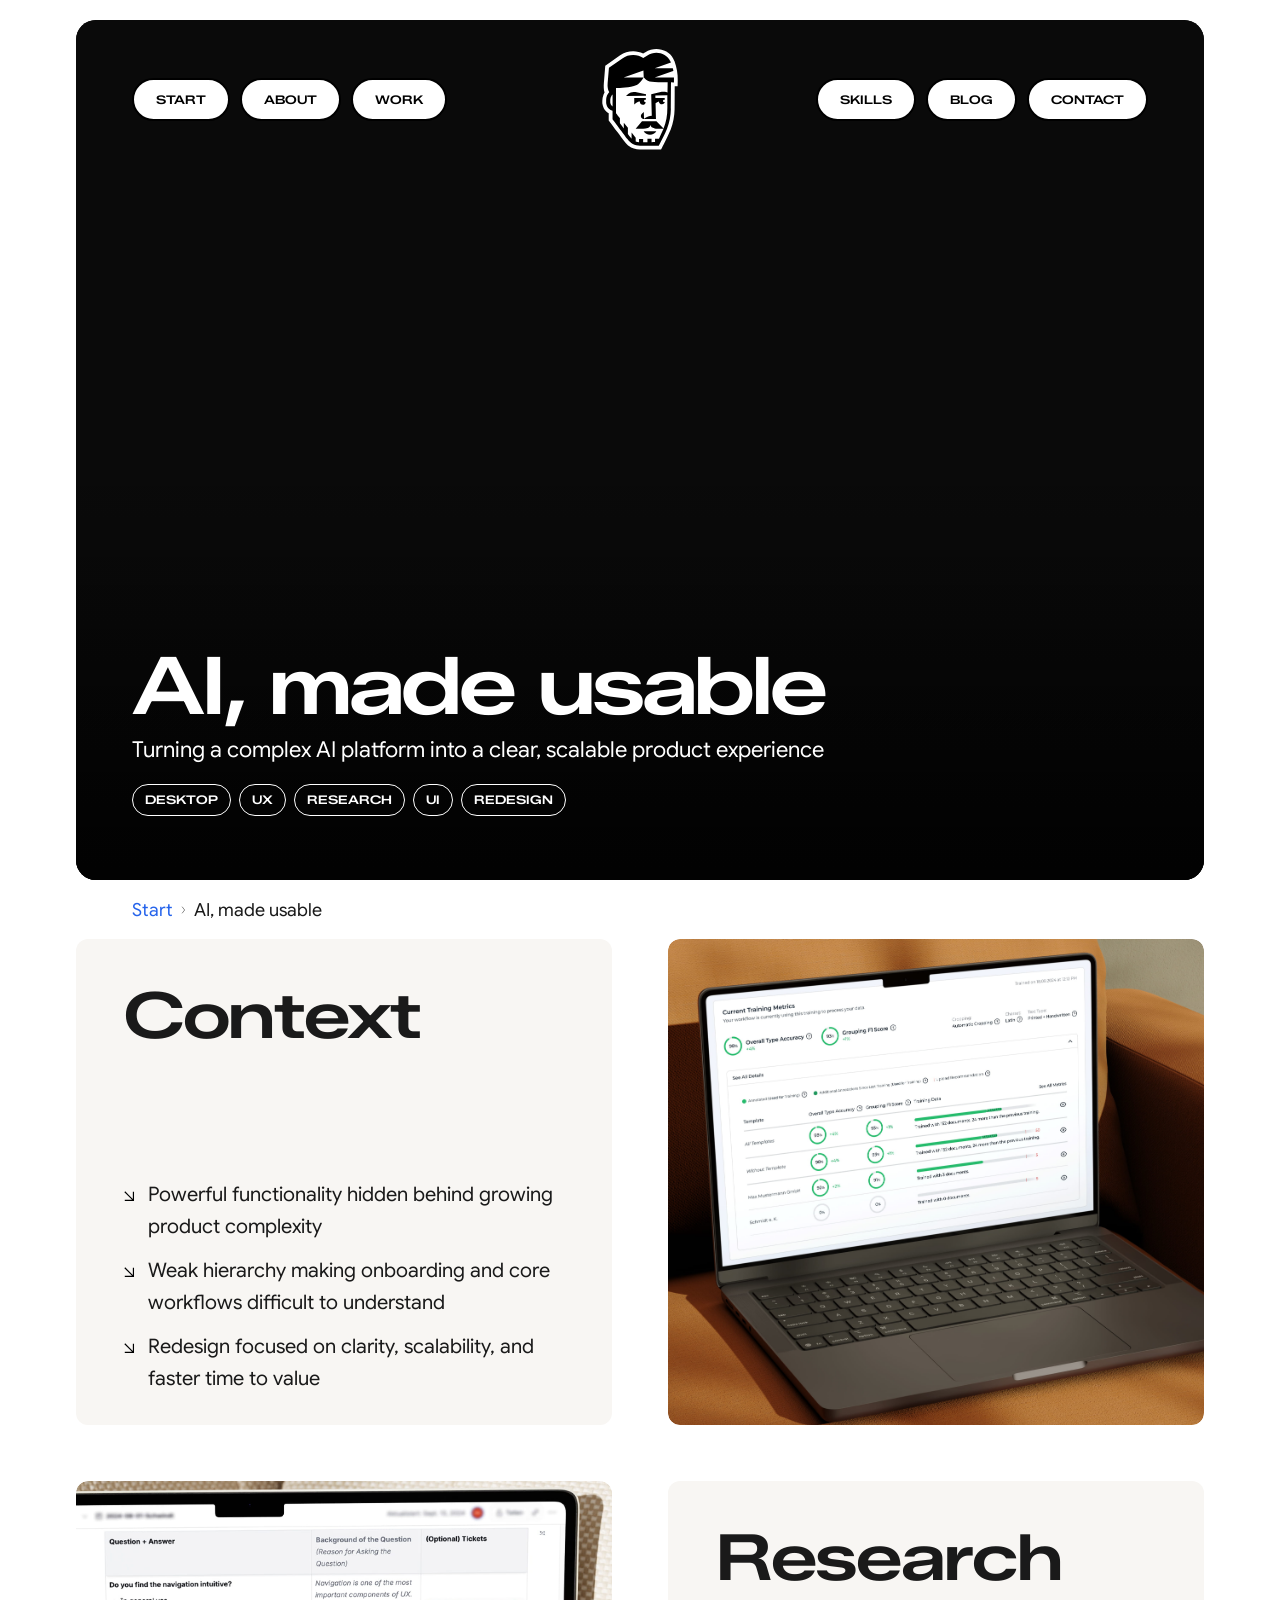
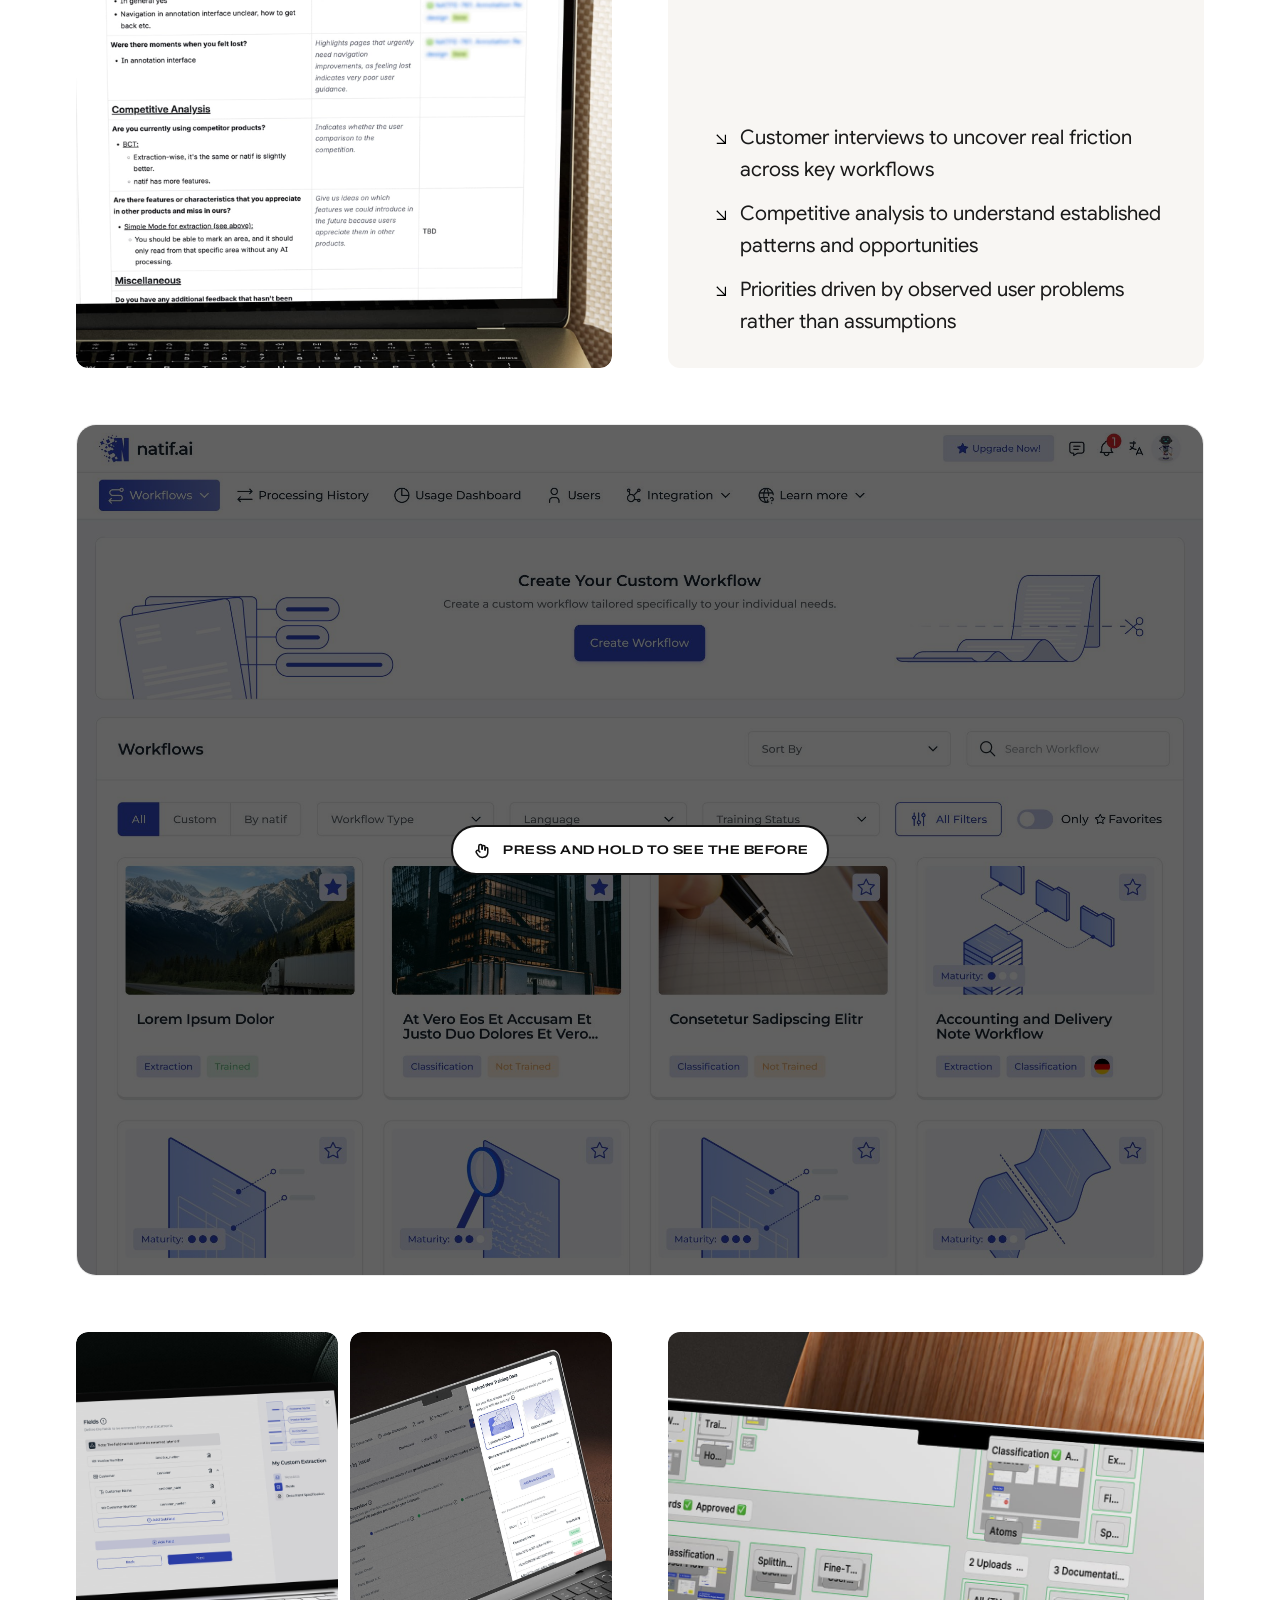
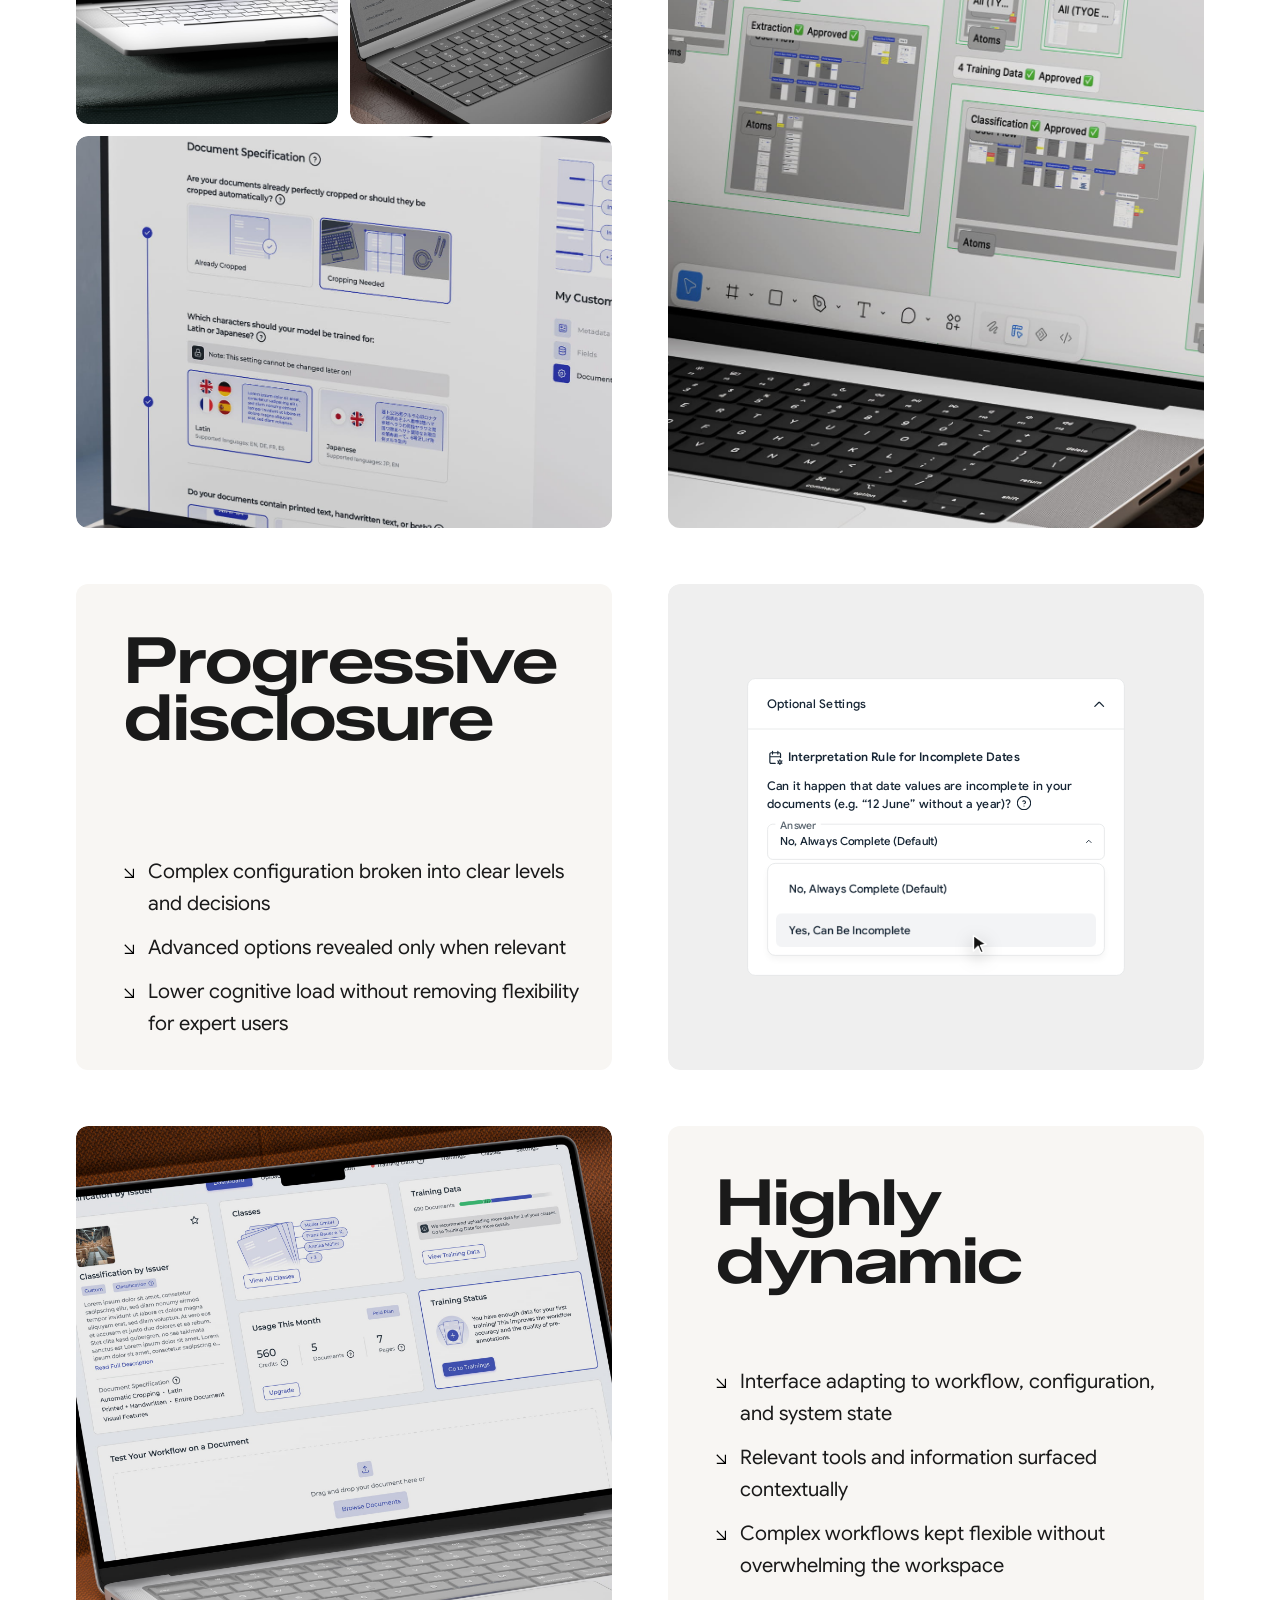
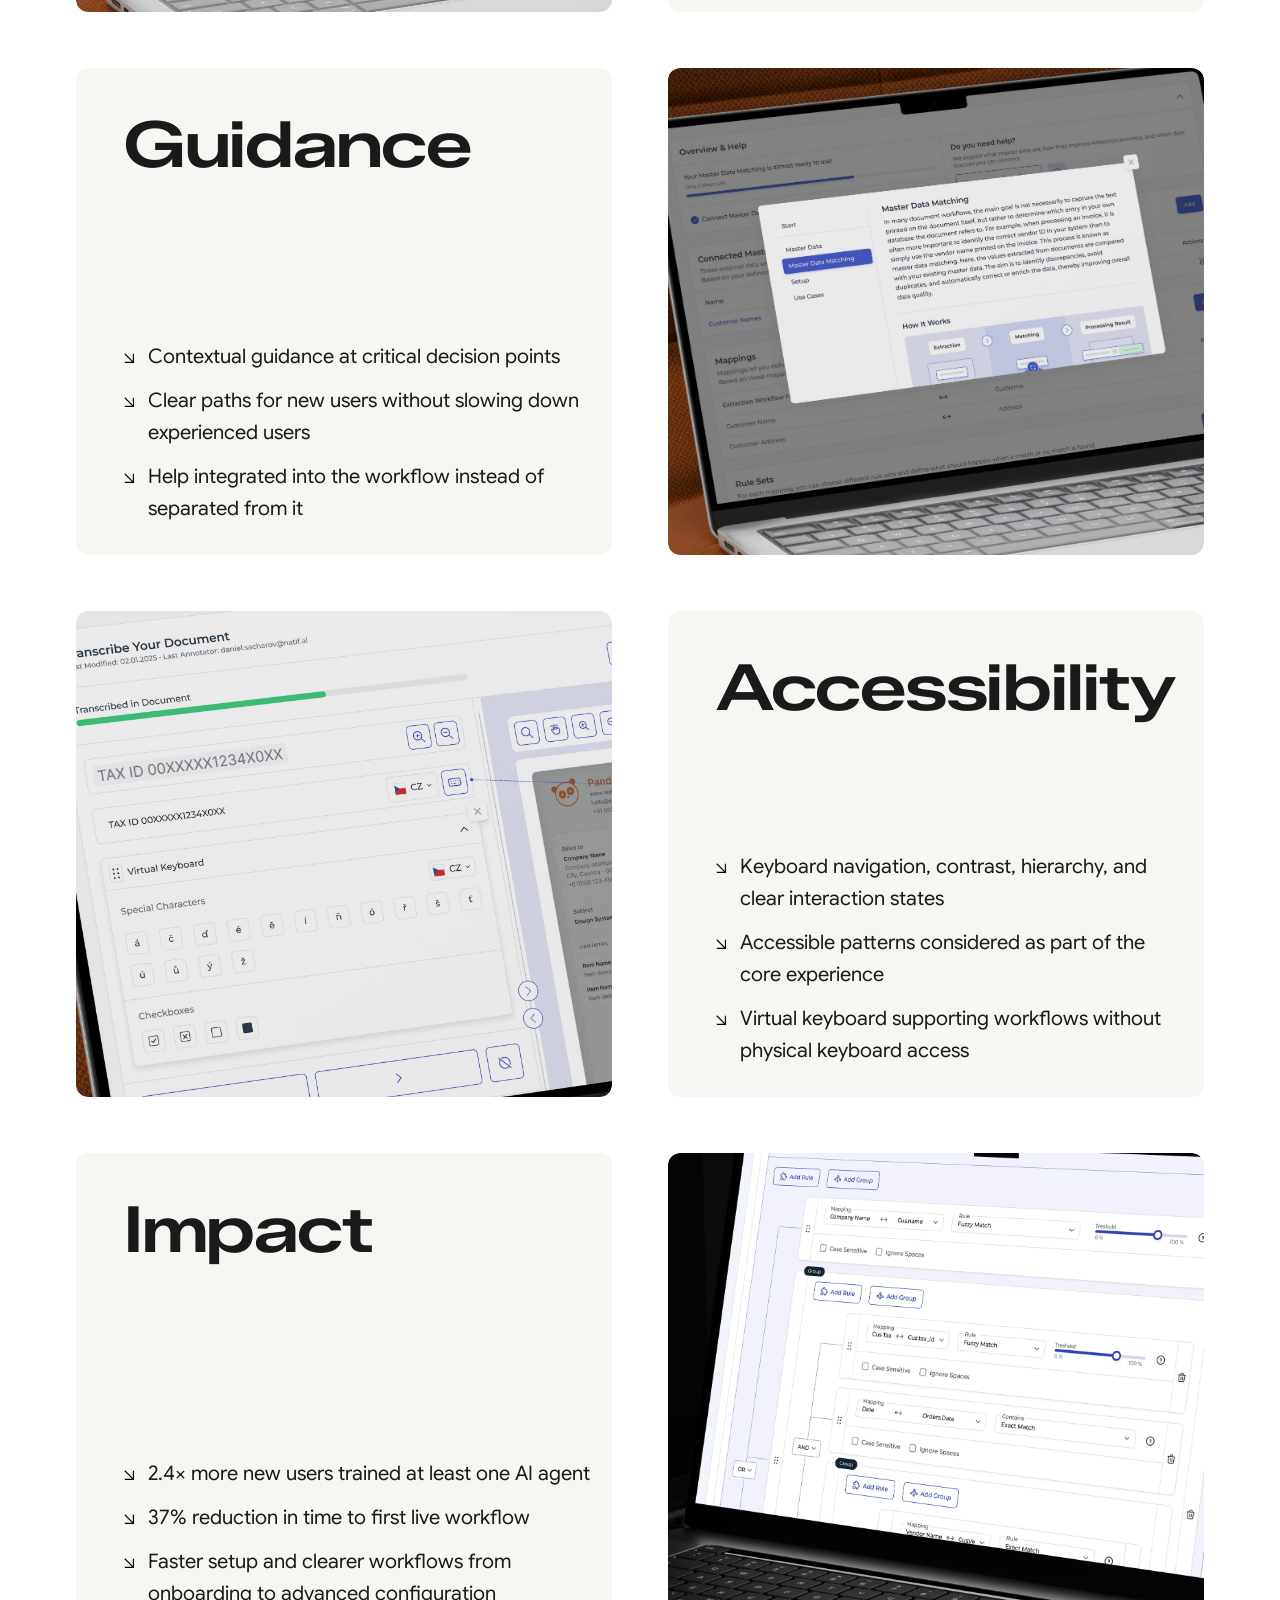
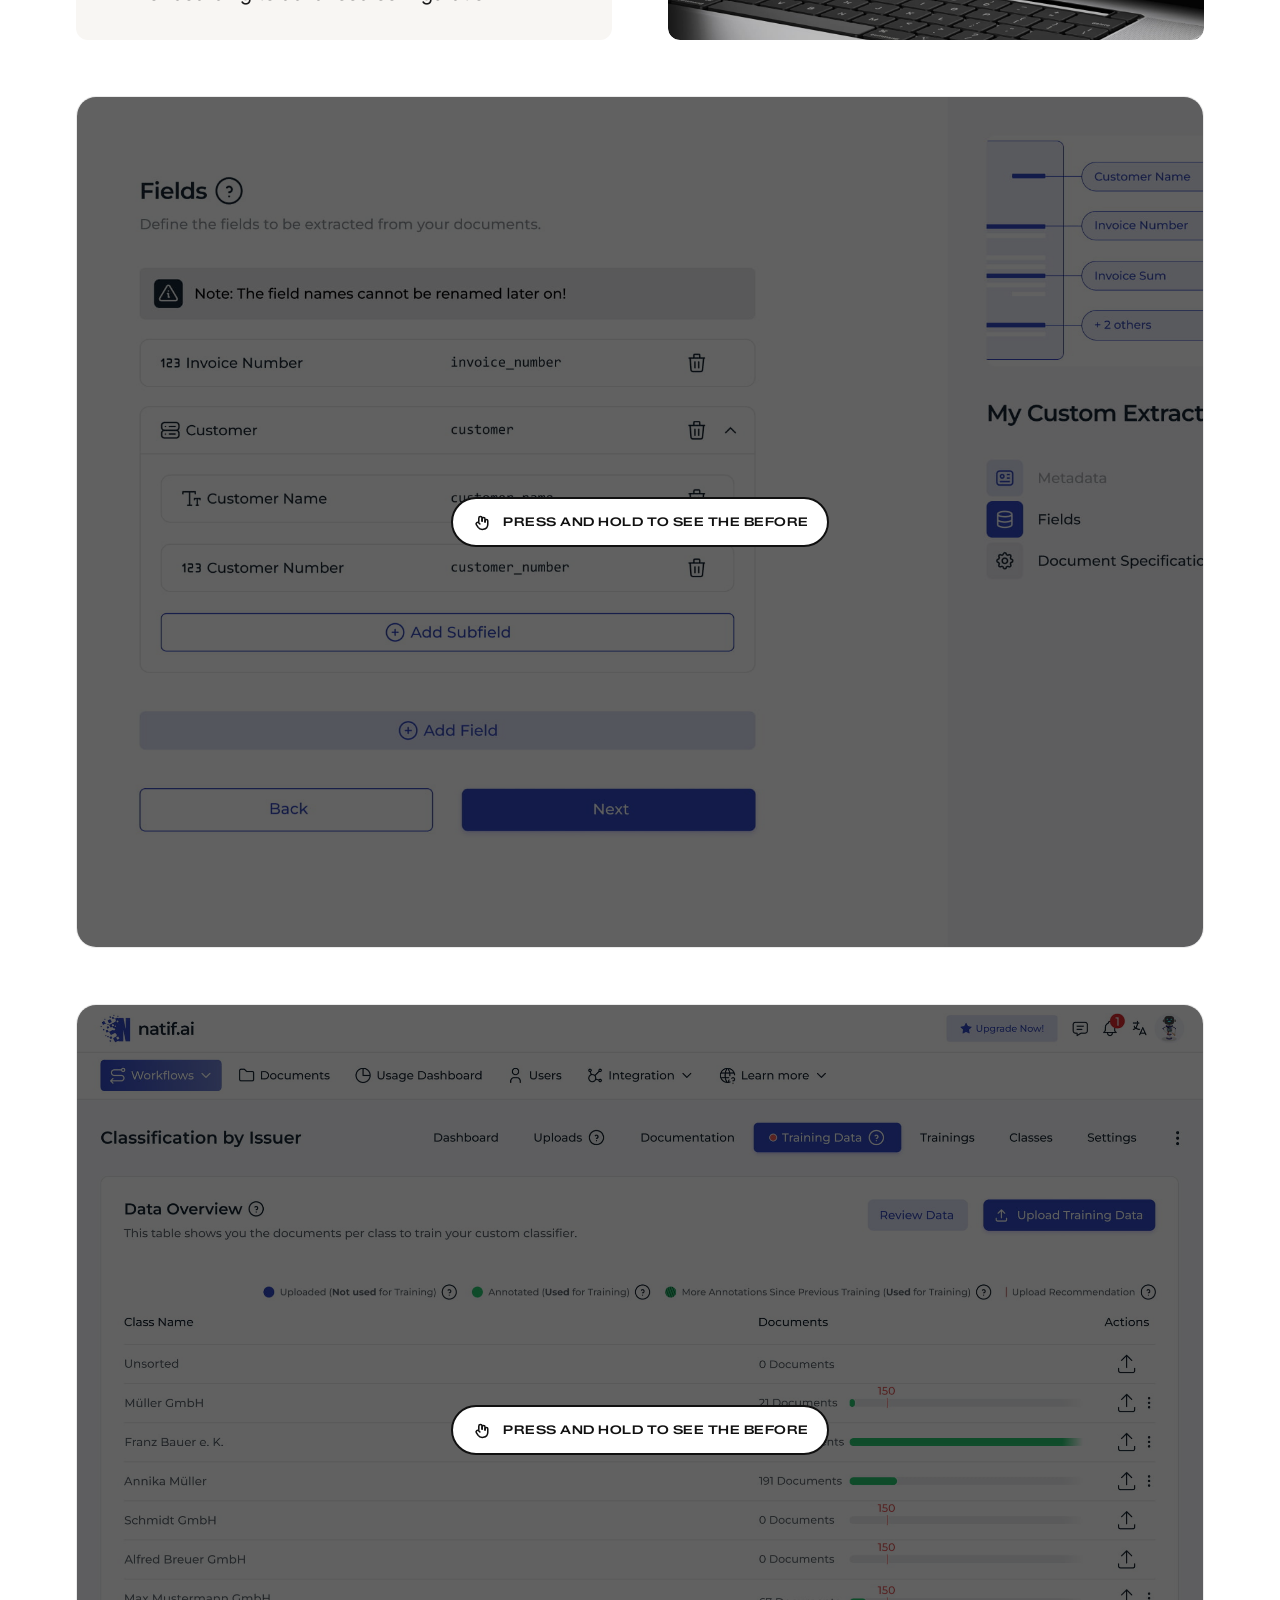
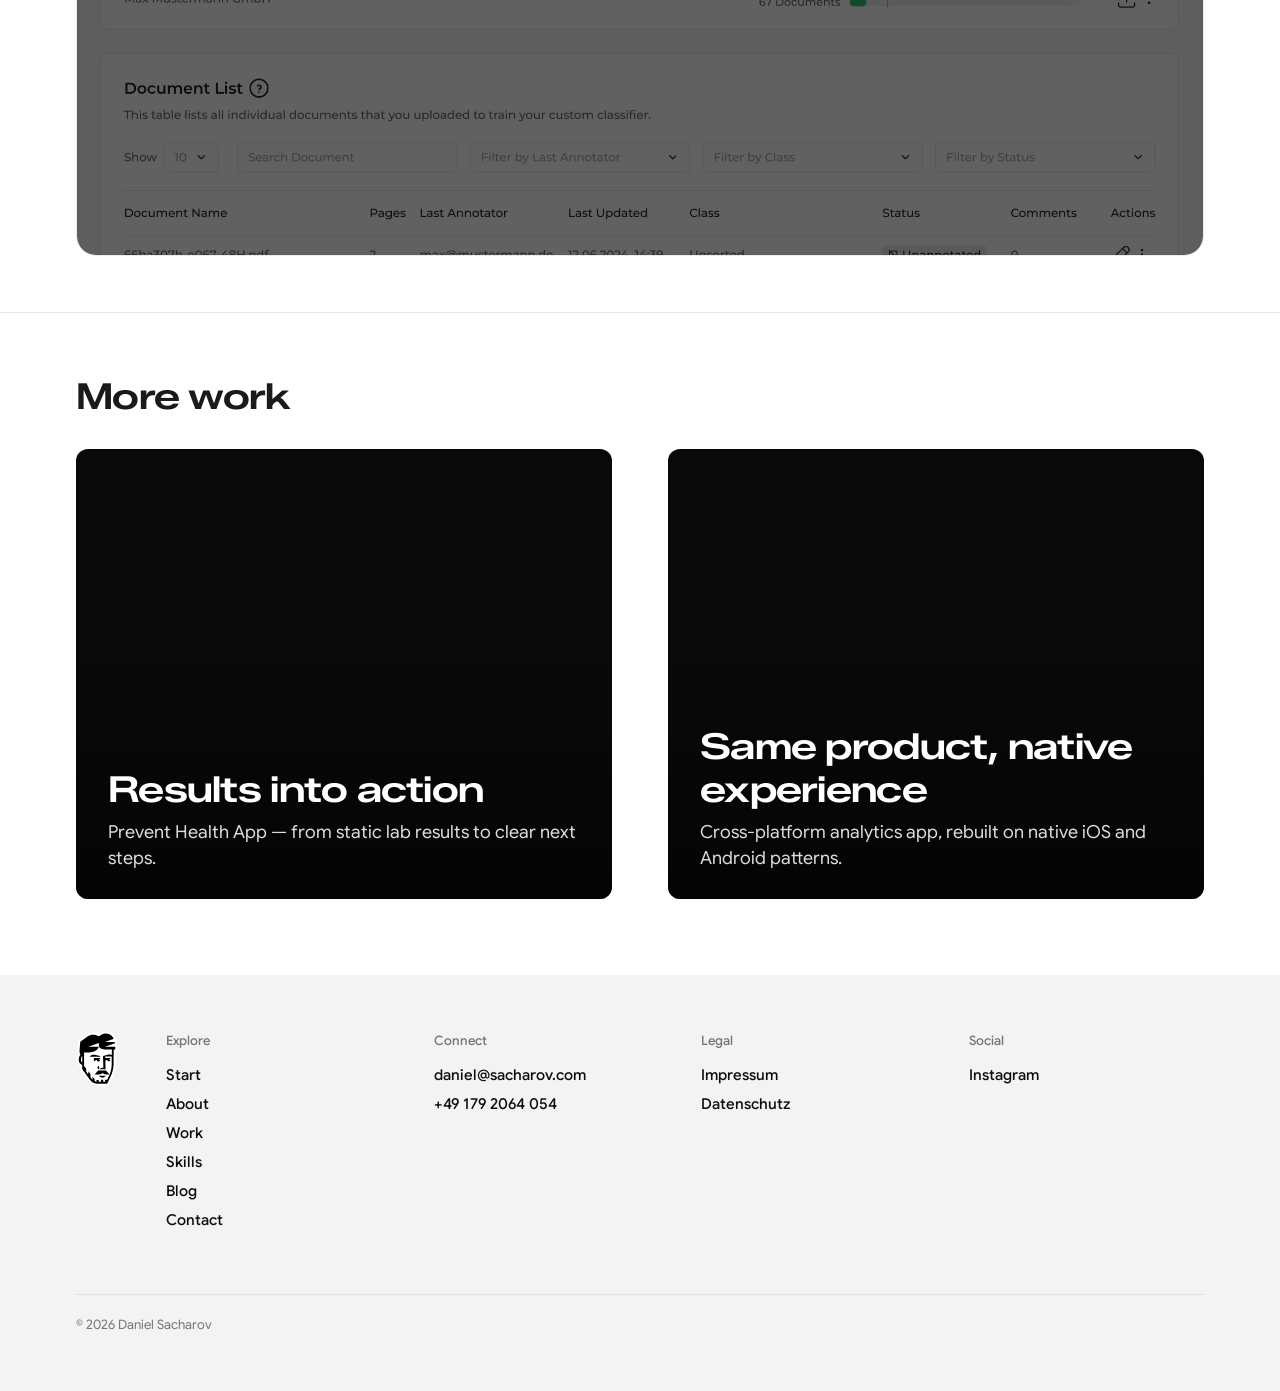
<file: natif.html>
<!DOCTYPE html>
<html lang="de" class="no-js">
<head>
    <meta charset="UTF-8">
    <base href="./">
    <meta name="viewport" content="width=device-width, initial-scale=1.0">
    <title>AI, made usable — natif.ai App Redesign | Daniel Sacharov</title>
    <meta name="description" content="Case Study natif.ai: From chaos to clarity — product redesign for a complex AI app.">
    <meta name="keywords" content="natif.ai, App Redesign, UX Case Study, UI Design, Design System, B2B SaaS, Product Design, Daniel Sacharov">
    <meta name="author" content="Daniel Sacharov">
    <meta name="robots" content="index, follow, max-image-preview:large">
    <link rel="canonical" href="https://www.sacharov.com/natif.html">
    <link rel="alternate" hreflang="de" href="https://www.sacharov.com/natif.html">
    <link rel="alternate" hreflang="x-default" href="https://www.sacharov.com/natif.html">
    <meta property="og:type" content="article">
    <meta property="og:title" content="From chaos to clarity — natif.ai | Daniel Sacharov">
    <meta property="og:description" content="natif.ai: from a cluttered UI to a clean product redesign.">
    <meta property="og:url" content="https://www.sacharov.com/natif.html">
    <meta property="og:site_name" content="Daniel Sacharov – UX/UI Designer">
    <meta property="og:locale" content="de_DE">
    <meta property="og:locale:alternate" content="en_US">
    <meta property="og:image" content="https://www.sacharov.com/assets/projects/natif1/workflow-overview-nachher.jpg">
    <meta property="og:image:width" content="2226">
    <meta property="og:image:height" content="1935">
    <meta property="og:image:alt" content="natif.ai App Redesign — From chaos to clarity">
    <meta name="twitter:card" content="summary_large_image">
    <meta name="twitter:title" content="From chaos to clarity — natif.ai | Daniel Sacharov">
    <meta name="twitter:description" content="App redesign: from a chaotic interface to a clear product.">
    <meta name="twitter:image" content="https://www.sacharov.com/assets/projects/natif1/workflow-overview-nachher.jpg">
    <meta name="twitter:image:alt" content="natif.ai App Redesign — From chaos to clarity">
    <script type="application/ld+json">
    {
      "@context": "https://schema.org",
      "@graph": [
        {
          "@type": "WebSite",
          "@id": "https://www.sacharov.com/#website",
          "url": "https://www.sacharov.com",
          "name": "Daniel Sacharov – UX/UI Designer"
        },
        {
          "@type": "WebPage",
          "@id": "https://www.sacharov.com/natif.html#webpage",
          "url": "https://www.sacharov.com/natif.html",
          "name": "From chaos to clarity — natif.ai | Daniel Sacharov",
          "description": "From chaos to clarity — app redesign for natif.ai.",
          "inLanguage": "de",
          "isPartOf": { "@id": "https://www.sacharov.com/#website" },
          "primaryImageOfPage": {
            "@type": "ImageObject",
            "url": "https://www.sacharov.com/assets/projects/natif1/workflow-overview-nachher.jpg",
            "width": 2226,
            "height": 1935
          },
          "mainEntity": { "@id": "https://www.sacharov.com/natif.html#project" },
          "breadcrumb": { "@id": "https://www.sacharov.com/natif.html#breadcrumb" }
        },
        {
          "@type": "CreativeWork",
          "@id": "https://www.sacharov.com/natif.html#project",
          "name": "natif.ai App Redesign",
          "headline": "From chaos to clarity — App redesign for natif.ai",
          "description": "Product redesign: from a messy UI to a coherent app.",
          "author": { "@id": "https://www.sacharov.com/#person" },
          "image": "https://www.sacharov.com/assets/projects/natif1/workflow-overview-nachher.jpg",
          "genre": "Design case study",
          "keywords": "UX Research, UX Design, UI Design, Digital Health, Blood test results, Patient experience"
        },
        {
          "@type": "Person",
          "@id": "https://www.sacharov.com/#person",
          "name": "Daniel Sacharov",
          "url": "https://www.sacharov.com",
          "jobTitle": "UX/UI Designer",
          "sameAs": ["https://www.linkedin.com/in/sacharov/"]
        },
        {
          "@type": "BreadcrumbList",
          "@id": "https://www.sacharov.com/natif.html#breadcrumb",
          "itemListElement": [
            {
              "@type": "ListItem",
              "position": 1,
              "name": "Start",
              "item": "https://www.sacharov.com/"
            },
            {
              "@type": "ListItem",
              "position": 2,
              "name": "From chaos to clarity",
              "item": "https://www.sacharov.com/natif.html"
            }
          ]
        }
      ]
    }
    </script>
    <link rel="icon" type="image/png" sizes="16x16" href="assets/favicon-16x16.png">
    <link rel="icon" type="image/png" sizes="32x32" href="assets/favicon-32x32.png">
    <link rel="icon" type="image/png" sizes="32x32" href="assets/favicon-32x32-1.png">

    <link rel="preconnect" href="https://fonts.googleapis.com">
    <link rel="preconnect" href="https://fonts.gstatic.com" crossorigin>
    <link href="https://fonts.googleapis.com/css2?family=Inter:wght@200;300;500&display=swap" rel="stylesheet">
    <link rel="stylesheet" href="css/style.css">
    <link rel="stylesheet" href="css/custom.css?v=20260907-phone">
    <link rel="stylesheet" href="css/nerdstack-footer.css?v=20260827-f">
    <script async src="https://plausible.io/js/pa--3S-kQAgYRJ7SBbwj0ShH.js"></script>
    <script>
      window.plausible=window.plausible||function(){(plausible.q=plausible.q||[]).push(arguments)},plausible.init=plausible.init||function(i){plausible.o=i||{}};
      plausible.init()
    </script>
    <script src="js/vendor/gsap.min.js"></script>
    <script src="js/vendor/ScrollTrigger.min.js"></script>
</head>
<body class="page-prevent-health page-natif page-transition-enter">
    <script src="js/page-transition.js?v=20260831-hash2"></script>
    <div class="container" id="main-container">
        <div class="wrapper">
            <div class="main-content main-content--case">
                <div class="header-wrapper header-wrapper--home">
                    <div class="logo logo--home">
                        <a href="/"><img id="logo-img-natif" src="images/logo-normal.svg" alt="Daniel Sacharov Logo"></a>
                        <span class="logo-tooltip" id="logo-tooltip-natif">To Homepage</span>
                    </div>
                                        <div class="header__navs">
                    <nav class="header__nav header__nav--left" aria-label="Main">
<a data-elastic-pulse-btn="" href="/" class="elastic-pulse-btn-navi">
                            <div data-elastic-pulse-target="" class="elastic-pulse-btn-navi__content">
                                <span class="elastic-pulse-btn-navi__span">Start</span>
                            </div>
                        </a>
<a data-elastic-pulse-btn="" href="#" class="elastic-pulse-btn-navi navi-coming-soon">
                            <div data-elastic-pulse-target="" class="elastic-pulse-btn-navi__content">
                                <span class="elastic-pulse-btn-navi__span">About</span>
                            </div>
                            <span class="navi-tooltip">Coming Soon</span>
                        </a>
<a data-elastic-pulse-btn="" href="/#success-stories" class="elastic-pulse-btn-navi">
                            <div data-elastic-pulse-target="" class="elastic-pulse-btn-navi__content">
                                <span class="elastic-pulse-btn-navi__span">Work</span>
                            </div>
                        </a>
                    </nav>
                    <nav class="header__nav header__nav--right" aria-label="More">
<a data-elastic-pulse-btn="" href="#" class="elastic-pulse-btn-navi navi-coming-soon">
                            <div data-elastic-pulse-target="" class="elastic-pulse-btn-navi__content">
                                <span class="elastic-pulse-btn-navi__span">Skills</span>
                            </div>
                            <span class="navi-tooltip">Coming Soon</span>
                        </a>
<a data-elastic-pulse-btn="" href="#" class="elastic-pulse-btn-navi navi-coming-soon">
                            <div data-elastic-pulse-target="" class="elastic-pulse-btn-navi__content">
                                <span class="elastic-pulse-btn-navi__span">Blog</span>
                            </div>
                            <span class="navi-tooltip">Coming Soon</span>
                        </a>
<a data-elastic-pulse-btn="" href="mailto:daniel@sacharov.com" class="elastic-pulse-btn-navi">
                            <div data-elastic-pulse-target="" class="elastic-pulse-btn-navi__content">
                                <span class="elastic-pulse-btn-navi__span">Contact</span>
                            </div>
                        </a>
                    </nav>
                    </div>
                </div>

                <section class="prevent-hero">
                    <div class="prevent-hero__video-wrap">
                        <video class="prevent-hero__video" autoplay muted loop playsinline aria-hidden="true">
                            <source src="assets/projects/natif1/hero.mp4" type="video/mp4">
                        </video>
                        <div class="prevent-hero__overlay"></div>
                    </div>
                    <div class="prevent-hero__content">
                        <h1 class="hero-title prevent-hero__title" style="opacity: 0;">AI, made usable</h1>
                        <div class="prevent-hero__text slide-up" style="animation-delay: 1.4s; opacity: 0;">
                            <p class="hero-subtitle">Turning a complex AI platform into a clear, scalable product experience</p>
                        </div>
                        <div class="prevent-hero__tags slide-up" style="animation-delay: 1.6s; opacity: 0;">
                            <span class="prevent-hero__tag">Desktop</span>
                            <span class="prevent-hero__tag">UX</span>
                            <span class="prevent-hero__tag">Research</span>
                            <span class="prevent-hero__tag">UI</span>
                            <span class="prevent-hero__tag">Redesign</span>
                        </div>
                    </div>
                </section>
            </div>
        </div>

        <nav class="case-crumbs" aria-label="Breadcrumb">
            <ol>
                <li><a href="/">Start</a></li>
                <li aria-current="page">AI, made usable</li>
            </ol>
        </nav>

        <section class="prevent-context prevent-context--first prevent-context--image-only prevent-reveal">
            <div class="prevent-context__grid">
                <div class="prevent-context__text">
                    <h2 class="prevent-context__title">Context</h2>
                    <ul class="prevent-context__list">
                        <li class="prevent-context__item">Powerful functionality hidden behind growing product complexity</li>
                        <li class="prevent-context__item">Weak hierarchy making onboarding and core workflows difficult to understand</li>
                        <li class="prevent-context__item">Redesign focused on clarity, scalability, and faster time to value</li>
                    </ul>
                </div>
                <div class="prevent-context__illustration">
                    <img src="assets/projects/natif1/ai-training.jpg" alt="natif.ai — current training metrics on a laptop, from the legacy product" width="2514" height="2514" loading="lazy">
                </div>
            </div>
        </section>

        <section class="prevent-context prevent-context--image-only prevent-reveal">
            <div class="prevent-context__grid">
                <div class="prevent-context__illustration">
                    <img src="assets/projects/natif1/interview.jpg" alt="Research interviews with existing natif.ai customers" width="1200" height="900" loading="lazy">
                </div>
                <div class="prevent-context__text">
                    <h2 class="prevent-context__title">Research</h2>
                    <ul class="prevent-context__list">
                        <li class="prevent-context__item">Customer interviews to uncover real friction across key workflows</li>
                        <li class="prevent-context__item">Competitive analysis to understand established patterns and opportunities</li>
                        <li class="prevent-context__item">Priorities driven by observed user problems rather than assumptions</li>
                    </ul>
                </div>
            </div>
        </section>

        <section class="natif-ba" aria-label="Before and after comparison">
            <div class="natif-ba__grid">
                <div class="natif-ba__col natif-ba__col--main">
                    <div class="natif-ba__slider" data-ba-press tabindex="0" role="button" aria-pressed="false" aria-label="Press and hold to see the before">
                        <img
                            class="natif-ba__img natif-ba__img--after"
                            src="assets/projects/natif1/workflow-overview-nachher.jpg"
                            alt="Workflow overview — after the redesign"
                            width="2226"
                            height="1935"
                            draggable="false"
                            loading="lazy"
                        >
                        <div class="natif-ba__before" data-ba-before aria-hidden="true">
                            <img
                                class="natif-ba__img natif-ba__img--before"
                                src="assets/projects/natif1/workflow-overview-vorher.jpg"
                                alt="Workflow overview — before the redesign"
                                width="2226"
                                height="1935"
                                draggable="false"
                                loading="lazy"
                            >
                        </div>
                        <div class="natif-ba__layer" data-ba-layer aria-hidden="true">
                            <span class="natif-ba__layer-label">
                                <span class="natif-ba__layer-icon" aria-hidden="true">
                                    <svg width="22" height="22" viewBox="0 0 24 24" fill="none">
                                        <path d="M8.5 11.5V7.8a1.8 1.8 0 0 1 3.6 0V11" stroke="currentColor" stroke-width="1.7" stroke-linecap="round"/>
                                        <path d="M12.1 11.2V8.6a1.6 1.6 0 0 1 3.2 0V12" stroke="currentColor" stroke-width="1.7" stroke-linecap="round"/>
                                        <path d="M15.3 12.1v-1.4a1.5 1.5 0 0 1 3 0v3.8c0 2.7-1.7 5-4.8 5.5-2.2.35-4.5-.4-5.7-2.1L6 15.2a1.7 1.7 0 0 1 2.5-2.3l1.2 1.3" stroke="currentColor" stroke-width="1.7" stroke-linecap="round" stroke-linejoin="round"/>
                                    </svg>
                                </span>
                                Press and hold to see the before
                            </span>
                        </div>
                    </div>
                </div>
            </div>
        </section>

        <section class="prevent-three-images prevent-reveal">
            <div class="prevent-three-images__grid">
                <div class="prevent-three-images__col prevent-three-images__col--bento">
                    <div class="prevent-bento">
                        <div class="prevent-bento__cell"><img src="assets/projects/natif1/custom-fields.jpg" alt="natif.ai — custom fields UI" width="400" height="300" loading="lazy"></div>
                        <div class="prevent-bento__cell"><img src="assets/projects/natif1/upload.jpg" alt="natif.ai — upload new training data on a laptop" width="1471" height="1470" loading="lazy"></div>
                        <div class="prevent-bento__cell prevent-bento__cell--wide"><img src="assets/projects/natif1/doc-specs.jpg" alt="natif.ai — document specs UI" width="400" height="300" loading="lazy"></div>
                    </div>
                </div>
                <div class="prevent-three-images__col">
                    <img src="assets/projects/natif1/figma.jpg" alt="natif.ai — Figma overview of the product" loading="lazy">
                </div>
            </div>
        </section>

        <section class="prevent-context prevent-context--image-only prevent-reveal">
            <div class="prevent-context__grid">
                <div class="prevent-context__text">
                    <h2 class="prevent-context__title">Progressive disclosure</h2>
                    <ul class="prevent-context__list">
                        <li class="prevent-context__item">Complex configuration broken into clear levels and decisions</li>
                        <li class="prevent-context__item">Advanced options revealed only when relevant</li>
                        <li class="prevent-context__item">Lower cognitive load without removing flexibility for expert users</li>
                    </ul>
                </div>
                <div class="prevent-context__illustration" aria-hidden="true">
                    <div class="natif-dyn" data-natif-dyn data-step="0">
                        <div class="natif-dyn__scene">
                            <div class="natif-dyn__card">
                                <div class="natif-dyn__header">
                                    <span class="natif-dyn__header-title">Optional Settings</span>
                                    <span class="natif-dyn__chevron natif-dyn__chevron--up">
                                        <img src="assets/projects/natif1/chevron-up.svg" alt="" width="14" height="7">
                                    </span>
                                </div>
                                <div class="natif-dyn__body">
                                    <div class="natif-dyn__section-title">
                                        <img class="natif-dyn__section-icon" src="assets/projects/natif1/calendar-cog.svg" alt="" width="20" height="20">
                                        <span>Interpretation Rule for Incomplete Dates</span>
                                    </div>
                                    <p class="natif-dyn__question">
                                        Can it happen that date values are incomplete in your documents (e.g. “12 June” without a year)?
                                        <img class="natif-dyn__help" src="assets/projects/natif1/question-mark.svg" alt="" width="18" height="18">
                                    </p>
                                    <div class="natif-dyn__field">
                                        <div class="natif-dyn__select">
                                            <span class="natif-dyn__value" data-dyn-value>No, Always Complete (Default)</span>
                                            <span class="natif-dyn__label">Answer</span>
                                            <span class="natif-dyn__chevron natif-dyn__chevron--select">
                                                <img src="assets/projects/natif1/chevron-sm.svg" alt="" width="8" height="4">
                                            </span>
                                        </div>
                                        <div class="natif-dyn__menu">
                                            <div class="natif-dyn__viewport" data-dyn-viewport>
                                                <div class="natif-dyn__track" data-dyn-track>
                                                    <div class="natif-dyn__panel" data-dyn-panel="0">
                                                        <div class="natif-dyn__option">No, Always Complete (Default)</div>
                                                        <div class="natif-dyn__option" data-dyn-yes>Yes, Can Be Incomplete</div>
                                                    </div>
                                                    <div class="natif-dyn__panel" data-dyn-panel="1">
                                                        <div class="natif-dyn__option natif-dyn__option--back">
                                                            <span class="natif-dyn__caret natif-dyn__caret--back"><img src="assets/projects/natif1/chevron-nav.svg" alt="" width="6" height="3"></span>
                                                            Yes, Can Be Partial
                                                        </div>
                                                        <div class="natif-dyn__hint">What might be missing?</div>
                                                        <div class="natif-dyn__option">
                                                            <span class="natif-dyn__caret natif-dyn__caret--next"><img src="assets/projects/natif1/chevron-nav.svg" alt="" width="6" height="3"></span>
                                                            Year
                                                        </div>
                                                        <div class="natif-dyn__option">
                                                            <span class="natif-dyn__caret natif-dyn__caret--next"><img src="assets/projects/natif1/chevron-nav.svg" alt="" width="6" height="3"></span>
                                                            Month
                                                        </div>
                                                        <div class="natif-dyn__option" data-dyn-day>
                                                            <span class="natif-dyn__caret natif-dyn__caret--next"><img src="assets/projects/natif1/chevron-nav.svg" alt="" width="6" height="3"></span>
                                                            Day
                                                        </div>
                                                    </div>
                                                    <div class="natif-dyn__panel" data-dyn-panel="2">
                                                        <div class="natif-dyn__option natif-dyn__option--back">
                                                            <span class="natif-dyn__caret natif-dyn__caret--back"><img src="assets/projects/natif1/chevron-nav.svg" alt="" width="6" height="3"></span>
                                                            Fill Missing Day With Constant
                                                        </div>
                                                        <div class="natif-dyn__hint natif-dyn__hint--note">Note the limited number of days in different months. For example, February has only 28 days. If a day exceeds the limit (e.g., 30 for February), it will automatically adjust to the last valid day of that month.</div>
                                                        <div class="natif-dyn__days" data-dyn-days></div>
                                                    </div>
                                                </div>
                                            </div>
                                        </div>
                                    </div>
                                </div>
                            </div>
                        </div>
                        <div class="natif-dyn__cursor" data-dyn-cursor>
                            <svg width="28" height="28" viewBox="0 0 24 24" fill="none">
                                <path d="M5.5 3.5 18 12.2l-5.4 1.2 2.5 6.3-2.4.9-2.6-6.4L5.5 18.8V3.5Z" fill="#111" stroke="#fff" stroke-width="1.4" stroke-linejoin="round"/>
                            </svg>
                        </div>
                    </div>
                </div>
            </div>
        </section>

        <section class="prevent-context prevent-context--image-only prevent-reveal">
            <div class="prevent-context__grid">
                <div class="prevent-context__illustration">
                    <img src="assets/projects/natif1/dashboard.jpg" alt="natif.ai — dynamic workflow dashboard on a laptop" width="2000" height="2001" loading="lazy">
                </div>
                <div class="prevent-context__text">
                    <h2 class="prevent-context__title">Highly dynamic</h2>
                    <ul class="prevent-context__list">
                        <li class="prevent-context__item">Interface adapting to workflow, configuration, and system state</li>
                        <li class="prevent-context__item">Relevant tools and information surfaced contextually</li>
                        <li class="prevent-context__item">Complex workflows kept flexible without overwhelming the workspace</li>
                    </ul>
                </div>
            </div>
        </section>

        <section class="prevent-context prevent-context--image-only prevent-reveal">
            <div class="prevent-context__grid">
                <div class="prevent-context__text">
                    <h2 class="prevent-context__title">Guidance</h2>
                    <ul class="prevent-context__list">
                        <li class="prevent-context__item">Contextual guidance at critical decision points</li>
                        <li class="prevent-context__item">Clear paths for new users without slowing down experienced users</li>
                        <li class="prevent-context__item">Help integrated into the workflow instead of separated from it</li>
                    </ul>
                </div>
                <div class="prevent-context__illustration">
                    <img src="assets/projects/natif1/help.jpg" alt="natif.ai — Master Data Matching guide on a laptop" width="2663" height="2663" loading="lazy">
                </div>
            </div>
        </section>

        <section class="prevent-context prevent-context--image-only prevent-reveal">
            <div class="prevent-context__grid">
                <div class="prevent-context__illustration">
                    <img src="assets/projects/natif1/accessibility.jpg?v=20260829-orig" alt="natif.ai — transcription workspace with virtual keyboard" width="1751" height="1752" loading="lazy">
                </div>
                <div class="prevent-context__text">
                    <h2 class="prevent-context__title">Accessibility</h2>
                    <ul class="prevent-context__list">
                        <li class="prevent-context__item">Keyboard navigation, contrast, hierarchy, and clear interaction states</li>
                        <li class="prevent-context__item">Accessible patterns considered as part of the core experience</li>
                        <li class="prevent-context__item">Virtual keyboard supporting workflows without physical keyboard access</li>
                    </ul>
                </div>
            </div>
        </section>

        <section id="conclusion" class="prevent-context prevent-context--image-only prevent-reveal" aria-label="Impact">
            <div class="prevent-context__grid">
                <div class="prevent-context__text">
                    <h2 class="prevent-context__title">Impact</h2>
                    <ul class="prevent-context__list">
                        <li class="prevent-context__item">2.4× more new users trained at least one AI agent</li>
                        <li class="prevent-context__item">37% reduction in time to first live workflow</li>
                        <li class="prevent-context__item">Faster setup and clearer workflows from onboarding to advanced configuration</li>
                    </ul>
                </div>
                <div class="prevent-context__illustration">
                    <img src="assets/projects/natif1/laptop.jpg" alt="natif.ai — master data matching rules on a laptop" width="1561" height="1562" loading="lazy">
                </div>
            </div>
        </section>

        <section class="natif-ba natif-ba--stack prevent-reveal" aria-label="Fields and training data before and after">
            <div class="natif-ba__grid natif-ba__grid--stack">
                <div class="natif-ba__slider" data-ba-press tabindex="0" role="button" aria-pressed="false" aria-label="Press and hold to see the before — fields">
                    <img
                        class="natif-ba__img natif-ba__img--after"
                        src="assets/projects/natif1/fields-nachher.jpg"
                        alt="Custom fields — after the redesign"
                        draggable="false"
                        loading="lazy"
                    >
                    <div class="natif-ba__before" data-ba-before aria-hidden="true">
                        <img
                            class="natif-ba__img natif-ba__img--before"
                            src="assets/projects/natif1/fields-vorher.jpg"
                            alt="Custom fields — before the redesign"
                            draggable="false"
                            loading="lazy"
                        >
                    </div>
                    <div class="natif-ba__layer" data-ba-layer aria-hidden="true">
                        <span class="natif-ba__layer-label">
                            <span class="natif-ba__layer-icon" aria-hidden="true">
                                <svg width="22" height="22" viewBox="0 0 24 24" fill="none">
                                    <path d="M8.5 11.5V7.8a1.8 1.8 0 0 1 3.6 0V11" stroke="currentColor" stroke-width="1.7" stroke-linecap="round"/>
                                    <path d="M12.1 11.2V8.6a1.6 1.6 0 0 1 3.2 0V12" stroke="currentColor" stroke-width="1.7" stroke-linecap="round"/>
                                    <path d="M15.3 12.1v-1.4a1.5 1.5 0 0 1 3 0v3.8c0 2.7-1.7 5-4.8 5.5-2.2.35-4.5-.4-5.7-2.1L6 15.2a1.7 1.7 0 0 1 2.5-2.3l1.2 1.3" stroke="currentColor" stroke-width="1.7" stroke-linecap="round" stroke-linejoin="round"/>
                                </svg>
                            </span>
                            Press and hold to see the before
                        </span>
                    </div>
                </div>
                <div class="natif-ba__slider" data-ba-press tabindex="0" role="button" aria-pressed="false" aria-label="Press and hold to see the before — training data">
                    <img
                        class="natif-ba__img natif-ba__img--after"
                        src="assets/projects/natif1/training-data-nachher.jpg"
                        alt="Training data — after the redesign"
                        draggable="false"
                        loading="lazy"
                    >
                    <div class="natif-ba__before" data-ba-before aria-hidden="true">
                        <img
                            class="natif-ba__img natif-ba__img--before"
                            src="assets/projects/natif1/training-data-vorher.jpg"
                            alt="Training data — before the redesign"
                            draggable="false"
                            loading="lazy"
                        >
                    </div>
                    <div class="natif-ba__layer" data-ba-layer aria-hidden="true">
                        <span class="natif-ba__layer-label">
                            <span class="natif-ba__layer-icon" aria-hidden="true">
                                <svg width="22" height="22" viewBox="0 0 24 24" fill="none">
                                    <path d="M8.5 11.5V7.8a1.8 1.8 0 0 1 3.6 0V11" stroke="currentColor" stroke-width="1.7" stroke-linecap="round"/>
                                    <path d="M12.1 11.2V8.6a1.6 1.6 0 0 1 3.2 0V12" stroke="currentColor" stroke-width="1.7" stroke-linecap="round"/>
                                    <path d="M15.3 12.1v-1.4a1.5 1.5 0 0 1 3 0v3.8c0 2.7-1.7 5-4.8 5.5-2.2.35-4.5-.4-5.7-2.1L6 15.2a1.7 1.7 0 0 1 2.5-2.3l1.2 1.3" stroke="currentColor" stroke-width="1.7" stroke-linecap="round" stroke-linejoin="round"/>
                                </svg>
                            </span>
                            Press and hold to see the before
                        </span>
                    </div>
                </div>
            </div>
        </section>

        <section class="case-next" aria-label="More work">
            <h2 class="case-next__heading">More work</h2>
            <nav class="case-next__grid">
                <a class="case-next__card case-next__card--prevent" href="/prevent.html">
                    <video class="case-next__card-video" autoplay muted loop playsinline aria-hidden="true">
                        <source src="assets/projects/prevent/smartphone.mp4" type="video/mp4">
                    </video>
                    <h3>Results into action</h3>
                    <p>Prevent Health App — from static lab results to clear next steps.</p>
                </a>
                <a class="case-next__card case-next__card--native" href="/native.html">
                    <video class="case-next__card-video" autoplay muted loop playsinline aria-hidden="true">
                        <source src="assets/projects/native-experience/phone.mp4?v=2" type="video/mp4">
                    </video>
                    <h3>Same product, native experience</h3>
                    <p>Cross-platform analytics app, rebuilt on native iOS and Android patterns.</p>
                </a>
            </nav>
        </section>

    </div>
    <!-- Nerdstack Footer 1 (BYQ) — adapted -->
    <footer class="ns-footer" aria-label="Footer">
      <div class="ns-footer__inner">
        <div class="master-footer">
          <div class="footer_top-tile">
            <div class="left-footer">
              <a class="brand_footer" href="/" aria-label="Daniel Sacharov — home">
                <img loading="lazy" src="images/logo-normal.svg" alt="Daniel Sacharov">
              </a>
            </div>
            <div class="right-footer">
              <div class="footer_columns">
                <div class="footer-column">
                  <div class="footer-column__title">Explore</div>
                  <div class="footer_links-column">
                    <a class="link_footer" href="/"><div>Start</div></a>
                    <a class="link_footer" href="#"><div>About</div></a>
                    <a class="link_footer" href="#"><div>Work</div></a>
                    <a class="link_footer" href="#"><div>Skills</div></a>
                    <a class="link_footer" href="#"><div>Blog</div></a>
                    <a class="link_footer" href="mailto:daniel@sacharov.com"><div>Contact</div></a>
                  </div>
                </div>
                <div class="footer-column">
                  <div class="footer-column__title">Connect</div>
                  <div class="footer_links-column">
                    <a class="link_footer" href="mailto:daniel@sacharov.com"><div>daniel@sacharov.com</div></a>
                    <a class="link_footer" href="tel:+491792064054"><div>+49 179 2064 054</div></a>
                  </div>
                </div>
                <div class="footer-column">
                  <div class="footer-column__title">Legal</div>
                  <div class="footer_links-column">
                    <a class="link_footer" href="/impressum.html"><div>Impressum</div></a>
                    <a class="link_footer" href="/datenschutz.html"><div>Datenschutz</div></a>
                  </div>
                </div>
                <div class="footer-column">
                  <div class="footer-column__title">Social</div>
                  <div class="footer_links-column">
                    <a class="link_footer" href="https://www.instagram.com/sacharovcom/" target="_blank" rel="noopener noreferrer"><div>Instagram</div></a>
                  </div>
                </div>
              </div>
            </div>
          </div>
          <div class="footer_bottom-tile">
            <p class="footer_copy">© 2026 Daniel Sacharov</p>
          </div>
        </div>
      </div>
    </footer>

    <div class="modal" id="modal-impressum" aria-hidden="true">
      <div class="modal__backdrop" data-modal-close></div>
      <div class="modal__dialog" role="dialog" aria-modal="true" aria-labelledby="modal-impressum-title">
        <button class="modal__close" type="button" data-modal-close>&times;</button>
        <h2 id="modal-impressum-title" class="modal__title">Impressum</h2>
        <p class="modal__text">Angaben gemäß § 5 TMG</p>
        <p class="modal__text">
          Daniel Sacharov<br>
          Peter-Eich-Str. 65<br>
          66386 Sankt Ingbert
        </p>
        <p class="modal__text">
          E-Mail: <a href="mailto:daniel@sacharov.com">daniel@sacharov.com</a><br>
          Telefon: <a href="tel:+491792064054">0179 20 64 054</a>
        </p>
        <p class="modal__text">
          USt-IdNr.: DE321885908
        </p>
      </div>
    </div>

    <!-- Datenschutz Modal -->
    <div class="modal" id="modal-datenschutz" aria-hidden="true">
      <div class="modal__backdrop" data-modal-close></div>
      <div class="modal__dialog" role="dialog" aria-modal="true" aria-labelledby="modal-datenschutz-title">
        <button class="modal__close" type="button" data-modal-close>&times;</button>
        <h2 id="modal-datenschutz-title" class="modal__title">Datenschutzerklärung</h2>
        
        <p class="modal__text"><strong>1. Verantwortlicher</strong></p>
        <p class="modal__text">Verantwortlich für die Datenverarbeitung auf dieser Website ist:</p>
        <p class="modal__text">
          Daniel Sacharov<br>
          Peter-Eich-Str. 65<br>
          66386 Sankt Ingbert
        </p>
        <p class="modal__text">
          E-Mail: <a href="mailto:daniel@sacharov.com">daniel@sacharov.com</a><br>
          Telefon: <a href="tel:+491792064054">0179 20 64 054</a><br>
          USt-IdNr.: DE321885908
        </p>

        <p class="modal__text"><strong>2. Allgemeine Hinweise</strong></p>
        <p class="modal__text">
          Der Schutz Ihrer persönlichen Daten ist mir ein besonderes Anliegen.
          Ich verarbeite personenbezogene Daten ausschließlich im Rahmen der gesetzlichen Bestimmungen der Datenschutz-Grundverordnung (DSGVO) sowie der geltenden nationalen Datenschutzgesetze.
        </p>
        <p class="modal__text">
          Diese Website ist eine statische Website und dient der Bereitstellung von Informationen.
          Es werden keine Formulare, keine externen Plugins und keine eingebetteten Inhalte von Drittanbietern verwendet.
          Für die Webanalyse wird Plausible Analytics eingesetzt, ein datenschutzfreundlicher Dienst ohne Cookies.
        </p>

        <p class="modal__text"><strong>3. Erhebung und Speicherung personenbezogener Daten</strong></p>
        <p class="modal__text">
          Beim Aufruf dieser Website werden durch den Hosting-Provider automatisch folgende Daten erhoben und temporär in sogenannten Server-Logfiles gespeichert:
        </p>
        <ul class="modal__text" style="margin-left: 20px; margin-top: 10px; margin-bottom: 10px;">
          <li>IP-Adresse</li>
          <li>Datum und Uhrzeit der Anfrage</li>
          <li>Browsertyp und Browserversion</li>
          <li>verwendetes Betriebssystem</li>
          <li>Referrer-URL</li>
          <li>aufgerufene Seite/Datei</li>
        </ul>
        <p class="modal__text">
          Diese Daten sind technisch erforderlich, um die Website korrekt auszuliefern und die Systemsicherheit zu gewährleisten.
          Eine Zusammenführung dieser Daten mit anderen Datenquellen erfolgt nicht.
        </p>
        <p class="modal__text">
          <strong>Rechtsgrundlage:</strong> Art. 6 Abs. 1 lit. f DSGVO (berechtigtes Interesse an der sicheren und stabilen Bereitstellung der Website)
        </p>

        <p class="modal__text"><strong>4. Cookies</strong></p>
        <p class="modal__text">Diese Website verwendet keine Cookies. Das eingesetzte Analysetool Plausible Analytics arbeitet ohne Cookies und speichert keine personenbezogenen Daten.</p>

        <p class="modal__text"><strong>5. Tracking- und Analysetools</strong></p>
        <p class="modal__text">
          Diese Website verwendet Plausible Analytics, einen datenschutzfreundlichen Webanalysedienst. Plausible Analytics verwendet keine Cookies und speichert keine personenbezogenen Daten. Es werden ausschließlich aggregierte, anonymisierte Daten erfasst (z. B. Seitenaufrufe, Verweildauer, Herkunftsländer). Die Daten werden auf Servern in der EU gespeichert.
        </p>
        <p class="modal__text">
          <strong>Rechtsgrundlage:</strong> Art. 6 Abs. 1 lit. f DSGVO (berechtigtes Interesse an der Analyse der Website-Nutzung zur Verbesserung des Angebots)
        </p>
        <p class="modal__text">
          Weitere Informationen finden Sie in der Datenschutzerklärung von Plausible: <a href="https://plausible.io/data-policy" target="_blank" rel="noopener">https://plausible.io/data-policy</a>
        </p>

        <p class="modal__text"><strong>6. Externe Inhalte und Dienste</strong></p>
        <p class="modal__text">
          Diese Website bindet keine externen Inhalte ein (z. B. YouTube, Google Maps, Social Media Plugins oder externe Skripte von Drittanbietern).
          Für die Webanalyse wird Plausible Analytics verwendet, ein datenschutzfreundlicher Dienst, der keine personenbezogenen Daten erfasst.
        </p>

        <p class="modal__text"><strong>7. Kontaktaufnahme</strong></p>
        <p class="modal__text">
          Eine Kontaktaufnahme ist ausschließlich über die angegebenen Kontaktdaten (E-Mail oder Telefon) möglich.
          Dabei werden die übermittelten personenbezogenen Daten nur zum Zweck der Bearbeitung der Anfrage gespeichert und nicht an Dritte weitergegeben.
        </p>
        <p class="modal__text">
          <strong>Rechtsgrundlage:</strong> Art. 6 Abs. 1 lit. b DSGVO (Vertrag/Vorvertrag) oder Art. 6 Abs. 1 lit. f DSGVO (berechtigtes Interesse an Kommunikation)
        </p>

        <p class="modal__text"><strong>8. Weitergabe von Daten</strong></p>
        <p class="modal__text">Eine Weitergabe personenbezogener Daten an Dritte findet nicht statt.</p>

        <p class="modal__text"><strong>9. Speicherdauer</strong></p>
        <p class="modal__text">
          Personenbezogene Daten werden nur so lange gespeichert, wie dies zur Erreichung des jeweiligen Zwecks erforderlich ist oder gesetzliche Aufbewahrungsfristen bestehen.
        </p>

        <p class="modal__text"><strong>10. Rechte der betroffenen Person</strong></p>
        <p class="modal__text">Sie haben jederzeit das Recht auf:</p>
        <ul class="modal__text" style="margin-left: 20px; margin-top: 10px; margin-bottom: 10px;">
          <li>Auskunft über Ihre gespeicherten Daten (Art. 15 DSGVO)</li>
          <li>Berichtigung unrichtiger Daten (Art. 16 DSGVO)</li>
          <li>Löschung Ihrer Daten (Art. 17 DSGVO)</li>
          <li>Einschränkung der Verarbeitung (Art. 18 DSGVO)</li>
          <li>Datenübertragbarkeit (Art. 20 DSGVO)</li>
          <li>Widerspruch gegen die Verarbeitung (Art. 21 DSGVO)</li>
        </ul>
        <p class="modal__text">
          Außerdem haben Sie das Recht auf Beschwerde bei der zuständigen Aufsichtsbehörde.
        </p>

        <p class="modal__text"><strong>11. Datensicherheit</strong></p>
        <p class="modal__text">
          Diese Website nutzt technische und organisatorische Sicherheitsmaßnahmen, um Ihre Daten vor Manipulation, Verlust oder unbefugtem Zugriff zu schützen.
        </p>

        <p class="modal__text"><strong>12. Aktualität und Änderung dieser Datenschutzerklärung</strong></p>
        <p class="modal__text">
          Diese Datenschutzerklärung ist aktuell gültig und hat den Stand: Januar 2026.
          Ich behalte mir vor, diese Datenschutzerklärung anzupassen, um sie an rechtliche Anforderungen oder Änderungen der Website anzupassen.
        </p>
      </div>
    </div>

    <div class="natif-lightbox" id="natif-lightbox" hidden aria-hidden="true">
      <button type="button" class="natif-lightbox__close" data-lightbox-close aria-label="Close">&times;</button>
      <div class="natif-lightbox__stage" data-lightbox-stage>
        <img class="natif-lightbox__img" alt="" draggable="false">
      </div>
      <div class="natif-lightbox__zoom" role="group" aria-label="Zoom">
        <button type="button" class="natif-lightbox__zoom-btn" data-lightbox-zoom="in" aria-label="Zoom in">+</button>
        <button type="button" class="natif-lightbox__zoom-btn" data-lightbox-zoom="out" aria-label="Zoom out">&minus;</button>
      </div>
    </div>

    <script src="js/script.js?v=20260907-navtouch"></script>
    <script>
      (function initNatifProgressiveDisclosure() {
        function run() {
          var root = document.querySelector('[data-natif-pd]');
          if (!root) return;
          var yes = root.querySelector('[data-pd-yes]');
          var cursor = root.querySelector('[data-pd-cursor]');
          if (!yes || !cursor) return;
          var timer = null;
          var reduced = window.matchMedia && window.matchMedia('(prefers-reduced-motion: reduce)').matches;

          function placeCursorOnYes(offsetX, offsetY) {
            var rootRect = root.getBoundingClientRect();
            var yesRect = yes.getBoundingClientRect();
            var x = yesRect.left + yesRect.width * 0.62 - rootRect.left + (offsetX || 0);
            var y = yesRect.top + yesRect.height * 0.55 - rootRect.top + (offsetY || 0);
            cursor.style.left = x + 'px';
            cursor.style.top = y + 'px';
          }

          function setExpanded(on) {
            root.classList.toggle('is-expanded', !!on);
            yes.classList.toggle('is-pressed', !!on);
          }

          function sleep(ms) {
            return new Promise(function(resolve) { timer = setTimeout(resolve, ms); });
          }

          async function cycle() {
            if (reduced) {
              setExpanded(true);
              cursor.style.opacity = '0';
              return;
            }
            root.classList.add('is-animating');
            while (root.isConnected) {
              setExpanded(false);
              placeCursorOnYes(-56, -40);
              cursor.style.transition = 'none';
              cursor.style.opacity = '0';
              cursor.style.transform = 'translate(-8px, -2px) scale(1)';
              await sleep(40);
              cursor.style.transition = 'opacity 0.35s ease, transform 1.1s cubic-bezier(0.22, 1, 0.36, 1), left 1.1s cubic-bezier(0.22, 1, 0.36, 1), top 1.1s cubic-bezier(0.22, 1, 0.36, 1)';
              cursor.style.opacity = '1';
              placeCursorOnYes(0, 0);
              await sleep(1150);
              cursor.style.transform = 'translate(-8px, -2px) scale(0.86)';
              await sleep(140);
              setExpanded(true);
              cursor.style.transform = 'translate(-8px, -2px) scale(1)';
              await sleep(2200);
              cursor.style.opacity = '0';
              await sleep(350);
              setExpanded(false);
              await sleep(900);
            }
          }

          if (typeof IntersectionObserver !== 'undefined') {
            var started = false;
            var io = new IntersectionObserver(function(entries) {
              entries.forEach(function(entry) {
                if (!entry.isIntersecting || started) return;
                started = true;
                cycle();
                io.disconnect();
              });
            }, { threshold: 0.35 });
            io.observe(root);
          } else {
            cycle();
          }

          window.addEventListener('resize', function() {
            if (root.classList.contains('is-expanded')) placeCursorOnYes(0, 0);
          });
        }

        if (document.readyState === 'loading') {
          document.addEventListener('DOMContentLoaded', run);
        } else {
          run();
        }
      })();
    </script>
    <script>
      (function initNatifDynamicDropdown() {
        function run() {
          var root = document.querySelector('[data-natif-dyn]');
          if (!root) return;
          var yes = root.querySelector('[data-dyn-yes]');
          var day = root.querySelector('[data-dyn-day]');
          var cursor = root.querySelector('[data-dyn-cursor]');
          var viewport = root.querySelector('[data-dyn-viewport]');
          var valueEl = root.querySelector('[data-dyn-value]');
          var daysRoot = root.querySelector('[data-dyn-days]');
          var panels = root.querySelectorAll('[data-dyn-panel]');
          if (!yes || !day || !cursor || !viewport || !valueEl || !daysRoot || !panels.length) return;

          if (!daysRoot.childElementCount) {
            for (var i = 1; i <= 31; i++) {
              var item = document.createElement('div');
              item.className = 'natif-dyn__option';
              item.textContent = String(i);
              daysRoot.appendChild(item);
            }
            var last = document.createElement('div');
            last.className = 'natif-dyn__option';
            last.textContent = 'Last of Month';
            daysRoot.appendChild(last);
          }

          var timer = null;
          var reduced = window.matchMedia && window.matchMedia('(prefers-reduced-motion: reduce)').matches;
          var MENU_MAX = window.matchMedia('(max-width: 1080px)').matches ? 360 : 268;

          function sleep(ms) {
            return new Promise(function(resolve) { timer = setTimeout(resolve, ms); });
          }

          function placeCursorOn(el, offsetX, offsetY) {
            var rootRect = root.getBoundingClientRect();
            var rect = el.getBoundingClientRect();
            cursor.style.left = (rect.left + rect.width * 0.62 - rootRect.left + (offsetX || 0)) + 'px';
            cursor.style.top = (rect.top + rect.height * 0.55 - rootRect.top + (offsetY || 0)) + 'px';
          }

          function setPressed(el, on) {
            if (el) el.classList.toggle('is-pressed', !!on);
          }

          function fitViewport(step) {
            var panel = panels[step];
            if (!panel) return;
            Array.prototype.forEach.call(panels, function(p) {
              p.style.height = 'auto';
              p.style.overflow = 'visible';
              p.scrollTop = 0;
            });
            viewport.style.height = 'auto';
            var natural = panel.scrollHeight;
            var next = Math.min(natural, MENU_MAX);
            viewport.style.height = next + 'px';
            if (natural > MENU_MAX) {
              panel.style.height = next + 'px';
              panel.style.overflowY = 'auto';
            }
          }

          function setStep(step) {
            root.setAttribute('data-step', String(step));
            fitViewport(step);
            if (step === 0) valueEl.textContent = 'No, Always Complete (Default)';
            if (step >= 1) valueEl.textContent = 'Yes, Can Be Incomplete';
          }

          function scrollPanel(step, top, ms) {
            var panel = panels[step];
            if (!panel) return;
            panel.style.scrollBehavior = ms ? 'smooth' : 'auto';
            panel.scrollTop = top;
            if (ms) return sleep(ms);
          }

          async function cycle() {
            setStep(0);
            root.classList.add('is-ready');
            if (reduced) {
              setStep(2);
              cursor.style.opacity = '0';
              return;
            }
            while (root.isConnected) {
              setPressed(yes, false);
              setPressed(day, false);
              setStep(0);
              placeCursorOn(yes, -56, -40);
              cursor.style.transition = 'none';
              cursor.style.opacity = '0';
              cursor.style.transform = 'translate(-8px, -2px) scale(1)';
              await sleep(40);
              cursor.style.transition = 'opacity 0.35s ease, transform 1.1s cubic-bezier(0.22, 1, 0.36, 1), left 1.1s cubic-bezier(0.22, 1, 0.36, 1), top 1.1s cubic-bezier(0.22, 1, 0.36, 1)';
              cursor.style.opacity = '1';
              placeCursorOn(yes, 0, 0);
              await sleep(1150);
              cursor.style.transform = 'translate(-8px, -2px) scale(0.86)';
              setPressed(yes, true);
              await sleep(140);
              setStep(1);
              cursor.style.transform = 'translate(-8px, -2px) scale(1)';
              await sleep(900);
              placeCursorOn(day, 0, 0);
              await sleep(900);
              cursor.style.transform = 'translate(-8px, -2px) scale(0.86)';
              setPressed(day, true);
              await sleep(140);
              setPressed(yes, false);
              setStep(2);
              cursor.style.transform = 'translate(-8px, -2px) scale(1)';
              await sleep(500);
              cursor.style.opacity = '0.35';
              scrollPanel(2, 420, 1400);
              await sleep(1600);
              cursor.style.opacity = '0';
              await sleep(900);
              setPressed(day, false);
              setStep(0);
              await sleep(800);
            }
          }

          if (typeof IntersectionObserver !== 'undefined') {
            var started = false;
            var io = new IntersectionObserver(function(entries) {
              entries.forEach(function(entry) {
                if (!entry.isIntersecting || started) return;
                started = true;
                cycle();
                io.disconnect();
              });
            }, { threshold: 0.35 });
            io.observe(root);
          } else {
            cycle();
          }

          window.addEventListener('resize', function() {
            var step = parseInt(root.getAttribute('data-step') || '0', 10);
            fitViewport(step);
          });
        }

        if (document.readyState === 'loading') {
          document.addEventListener('DOMContentLoaded', run);
        } else {
          run();
        }
      })();
    </script>
    <script>
      (function initNatifHighlyDynamic() {
        function run() {
          var root = document.querySelector('[data-natif-hd]');
          if (!root) return;
          var add = root.querySelector('[data-hd-add]');
          var cursor = root.querySelector('[data-hd-cursor]');
          if (!add || !cursor) return;
          var timer = null;
          var reduced = window.matchMedia && window.matchMedia('(prefers-reduced-motion: reduce)').matches;

          function sleep(ms) {
            return new Promise(function(resolve) { timer = setTimeout(resolve, ms); });
          }

          function placeCursorOn(el, offsetX, offsetY) {
            var rootRect = root.getBoundingClientRect();
            var rect = el.getBoundingClientRect();
            cursor.style.left = (rect.left + rect.width * 0.62 - rootRect.left + (offsetX || 0)) + 'px';
            cursor.style.top = (rect.top + rect.height * 0.55 - rootRect.top + (offsetY || 0)) + 'px';
          }

          function setStep(step) {
            root.setAttribute('data-step', String(step));
            add.textContent = step === 0 ? 'Add Mappings' : 'Add';
            add.classList.toggle('is-pressed', step >= 1);
          }

          async function cycle() {
            if (reduced) {
              setStep(2);
              cursor.style.opacity = '0';
              return;
            }
            while (root.isConnected) {
              setStep(0);
              placeCursorOn(add, -48, -36);
              cursor.style.transition = 'none';
              cursor.style.opacity = '0';
              cursor.style.transform = 'translate(-8px, -2px) scale(1)';
              await sleep(40);
              cursor.style.transition = 'opacity 0.35s ease, transform 1.05s cubic-bezier(0.22, 1, 0.36, 1), left 1.05s cubic-bezier(0.22, 1, 0.36, 1), top 1.05s cubic-bezier(0.22, 1, 0.36, 1)';
              cursor.style.opacity = '1';
              placeCursorOn(add, 0, 0);
              await sleep(1100);
              cursor.style.transform = 'translate(-8px, -2px) scale(0.86)';
              await sleep(140);
              setStep(1);
              cursor.style.transform = 'translate(-8px, -2px) scale(1)';
              await sleep(2200);
              setStep(2);
              cursor.style.opacity = '0';
              await sleep(2800);
              setStep(0);
              await sleep(900);
            }
          }

          if (typeof IntersectionObserver !== 'undefined') {
            var started = false;
            var io = new IntersectionObserver(function(entries) {
              entries.forEach(function(entry) {
                if (!entry.isIntersecting || started) return;
                started = true;
                cycle();
                io.disconnect();
              });
            }, { threshold: 0.35 });
            io.observe(root);
          } else {
            cycle();
          }
        }

        if (document.readyState === 'loading') {
          document.addEventListener('DOMContentLoaded', run);
        } else {
          run();
        }
      })();
    </script>
    <script>
      (function initNatifGuidance() {
        function run() {
          var root = document.querySelector('[data-natif-gd]');
          if (!root) return;
          var open = root.querySelector('[data-gd-open]');
          var cursor = root.querySelector('[data-gd-cursor]');
          if (!open || !cursor) return;
          var timer = null;
          var reduced = window.matchMedia && window.matchMedia('(prefers-reduced-motion: reduce)').matches;

          function sleep(ms) {
            return new Promise(function(resolve) { timer = setTimeout(resolve, ms); });
          }

          function placeCursorOn(el, offsetX, offsetY) {
            var rootRect = root.getBoundingClientRect();
            var rect = el.getBoundingClientRect();
            cursor.style.left = (rect.left + rect.width * 0.62 - rootRect.left + (offsetX || 0)) + 'px';
            cursor.style.top = (rect.top + rect.height * 0.55 - rootRect.top + (offsetY || 0)) + 'px';
          }

          function setStep(step) {
            root.setAttribute('data-step', String(step));
            open.classList.toggle('is-pressed', step >= 1);
          }

          async function cycle() {
            if (reduced) {
              setStep(1);
              cursor.style.opacity = '0';
              return;
            }
            while (root.isConnected) {
              setStep(0);
              placeCursorOn(open, -48, -36);
              cursor.style.transition = 'none';
              cursor.style.opacity = '0';
              cursor.style.transform = 'translate(-8px, -2px) scale(1)';
              await sleep(40);
              cursor.style.transition = 'opacity 0.35s ease, transform 1.05s cubic-bezier(0.22, 1, 0.36, 1), left 1.05s cubic-bezier(0.22, 1, 0.36, 1), top 1.05s cubic-bezier(0.22, 1, 0.36, 1)';
              cursor.style.opacity = '1';
              placeCursorOn(open, 0, 0);
              await sleep(1100);
              cursor.style.transform = 'translate(-8px, -2px) scale(0.86)';
              await sleep(140);
              setStep(1);
              cursor.style.transform = 'translate(-8px, -2px) scale(1)';
              await sleep(400);
              cursor.style.opacity = '0';
              await sleep(3200);
              setStep(0);
              await sleep(900);
            }
          }

          if (typeof IntersectionObserver !== 'undefined') {
            var started = false;
            var io = new IntersectionObserver(function(entries) {
              entries.forEach(function(entry) {
                if (!entry.isIntersecting || started) return;
                started = true;
                cycle();
                io.disconnect();
              });
            }, { threshold: 0.35 });
            io.observe(root);
          } else {
            cycle();
          }
        }

        if (document.readyState === 'loading') {
          document.addEventListener('DOMContentLoaded', run);
        } else {
          run();
        }
      })();
    </script>
    <script>
      (function initNatifLightbox() {
        var box = document.getElementById('natif-lightbox');
        if (!box) return;
        var stage = box.querySelector('[data-lightbox-stage]');
        var img = box.querySelector('.natif-lightbox__img');
        var btnIn = box.querySelector('[data-lightbox-zoom="in"]');
        var btnOut = box.querySelector('[data-lightbox-zoom="out"]');
        var lastFocus = null;
        var scale = 1;
        var minScale = 1;
        var maxScale = 4;
        var tx = 0;
        var ty = 0;
        var dragging = false;
        var didDrag = false;
        var dragStartX = 0;
        var dragStartY = 0;
        var dragOriginX = 0;
        var dragOriginY = 0;
        var naturalW = 0;
        var naturalH = 0;
        var DRAG_THRESHOLD = 6;

        function clamp(n, a, b) {
          return Math.max(a, Math.min(b, n));
        }

        function fitScale() {
          if (!naturalW || !naturalH || !stage) return 1;
          var pad = 48;
          var sw = stage.clientWidth - pad;
          var sh = stage.clientHeight - pad;
          if (sw <= 0 || sh <= 0) return 1;
          return Math.min(sw / naturalW, sh / naturalH, 1);
        }

        function applyTransform() {
          if (!img) return;
          img.style.transform =
            'translate(-50%, -50%) translate(' + tx + 'px, ' + ty + 'px) scale(' + scale + ')';
          if (btnIn) btnIn.disabled = scale >= maxScale - 0.001;
          if (btnOut) btnOut.disabled = scale <= minScale + 0.001;
          if (stage) {
            stage.style.cursor = scale > minScale + 0.001 ? (dragging ? 'grabbing' : 'grab') : 'zoom-in';
          }
        }

        function resetView() {
          minScale = fitScale();
          scale = minScale;
          maxScale = Math.max(minScale * 4, minScale + 1);
          tx = 0;
          ty = 0;
          applyTransform();
        }

        function zoomBy(factor, cx, cy) {
          if (!stage) return;
          var rect = stage.getBoundingClientRect();
          var pivotX = (cx != null ? cx : rect.left + rect.width / 2) - rect.left - rect.width / 2;
          var pivotY = (cy != null ? cy : rect.top + rect.height / 2) - rect.top - rect.height / 2;
          var next = clamp(scale * factor, minScale, maxScale);
          if (next === scale) return;
          var ratio = next / scale;
          tx = pivotX - (pivotX - tx) * ratio;
          ty = pivotY - (pivotY - ty) * ratio;
          scale = next;
          if (scale <= minScale + 0.001) {
            scale = minScale;
            tx = 0;
            ty = 0;
          }
          applyTransform();
        }

        function openLightbox(src, alt) {
          if (!src || !img) return;
          lastFocus = document.activeElement;
          img.onload = function() {
            naturalW = img.naturalWidth || img.width;
            naturalH = img.naturalHeight || img.height;
            resetView();
          };
          img.src = src;
          img.alt = alt || '';
          if (img.complete && img.naturalWidth) {
            naturalW = img.naturalWidth;
            naturalH = img.naturalHeight;
            resetView();
          }
          box.hidden = false;
          box.setAttribute('aria-hidden', 'false');
          document.documentElement.classList.add('natif-lightbox-open');
          var closeBtn = box.querySelector('.natif-lightbox__close');
          if (closeBtn) closeBtn.focus();
        }

        function closeLightbox() {
          box.hidden = true;
          box.setAttribute('aria-hidden', 'true');
          document.documentElement.classList.remove('natif-lightbox-open');
          dragging = false;
          if (stage) stage.classList.remove('is-dragging');
          if (img) {
            img.onload = null;
            img.removeAttribute('src');
            img.alt = '';
            img.style.transform = '';
          }
          if (lastFocus && typeof lastFocus.focus === 'function') {
            try { lastFocus.focus(); } catch (_) {}
          }
          lastFocus = null;
        }

        window.openNatifLightbox = openLightbox;
        window.closeNatifLightbox = closeLightbox;

        box.querySelectorAll('[data-lightbox-close]').forEach(function(el) {
          el.addEventListener('click', function(e) {
            e.preventDefault();
            closeLightbox();
          });
        });

        if (btnIn) {
          btnIn.addEventListener('click', function(e) {
            e.preventDefault();
            e.stopPropagation();
            zoomBy(1.35);
          });
        }
        if (btnOut) {
          btnOut.addEventListener('click', function(e) {
            e.preventDefault();
            e.stopPropagation();
            zoomBy(1 / 1.35);
          });
        }

        if (stage) {
          stage.addEventListener('pointerdown', function(e) {
            if (e.button != null && e.button !== 0) return;
            dragging = true;
            didDrag = false;
            dragStartX = e.clientX;
            dragStartY = e.clientY;
            dragOriginX = tx;
            dragOriginY = ty;
            try { stage.setPointerCapture(e.pointerId); } catch (_) {}
          });
          stage.addEventListener('pointermove', function(e) {
            if (!dragging) return;
            var dx = e.clientX - dragStartX;
            var dy = e.clientY - dragStartY;
            if (!didDrag && (Math.abs(dx) > DRAG_THRESHOLD || Math.abs(dy) > DRAG_THRESHOLD)) {
              if (scale <= minScale + 0.001) return;
              didDrag = true;
              stage.classList.add('is-dragging');
            }
            if (!didDrag) return;
            tx = dragOriginX + dx;
            ty = dragOriginY + dy;
            applyTransform();
          });
          function endPointer(e) {
            if (!dragging) return;
            var wasDrag = didDrag;
            dragging = false;
            stage.classList.remove('is-dragging');
            if (!wasDrag) {
              if (scale >= maxScale - 0.05) {
                scale = minScale;
                tx = 0;
                ty = 0;
                applyTransform();
              } else {
                zoomBy(1.45, e.clientX, e.clientY);
              }
            } else {
              applyTransform();
            }
            didDrag = false;
          }
          stage.addEventListener('pointerup', endPointer);
          stage.addEventListener('pointercancel', function() {
            dragging = false;
            didDrag = false;
            stage.classList.remove('is-dragging');
            applyTransform();
          });
          stage.addEventListener('wheel', function(e) {
            e.preventDefault();
            zoomBy(e.deltaY < 0 ? 1.12 : 1 / 1.12, e.clientX, e.clientY);
          }, { passive: false });
        }

        window.addEventListener('resize', function() {
          if (box.hidden) return;
          var prevMin = minScale;
          minScale = fitScale();
          maxScale = Math.max(minScale * 4, minScale + 1);
          if (scale <= prevMin + 0.05) {
            scale = minScale;
            tx = 0;
            ty = 0;
          } else {
            scale = clamp(scale, minScale, maxScale);
          }
          applyTransform();
        });

        document.addEventListener('keydown', function(e) {
          if (box.hidden) return;
          if (e.key === 'Escape') closeLightbox();
          if (e.key === '+' || e.key === '=') zoomBy(1.35);
          if (e.key === '-' || e.key === '_') zoomBy(1 / 1.35);
        });

        function isProjectImage(el) {
          if (!el || el.tagName !== 'IMG') return false;
          if (el.closest('.natif-lightbox')) return false;
          if (el.closest('header') || el.closest('nav') || el.closest('footer') || el.closest('.modal')) return false;
          if (el.closest('.ns-footer')) return false;
          if (el.id && el.id.indexOf('logo') !== -1) return false;
          if (el.closest('[data-natif-dyn]') || el.closest('[data-natif-hd]') || el.closest('[data-natif-gd]')) return false;
          return !!(
            el.closest('.prevent-context__illustration') ||
            el.closest('.prevent-three-images') ||
            el.closest('.natif-ba')
          );
        }

        document.addEventListener('click', function(e) {
          var target = e.target;
          if (!isProjectImage(target)) return;
          if (target.closest('[data-ba-press]')) return;
          e.preventDefault();
          openLightbox(target.currentSrc || target.src, target.alt || '');
        });
      })();
    </script>
    <script>
      (function initNatifBeforeAfterBoot() {
        function run() {
          var roots = Array.prototype.slice.call(document.querySelectorAll('.natif-ba [data-ba-press]'));
          if (!roots.length) return;
          var active = null;
          var pressTimer = null;
          var pressRoot = null;
          var longPressArmed = false;
          var HOLD_MS = 280;

          function dismissHint(root) {
            var layer = root.querySelector('[data-ba-layer]');
            if (!layer) return;
            layer.classList.remove('is-highlighted');
            layer.classList.remove('is-intro');
            layer.classList.add('is-dismissed');
            layer.setAttribute('aria-hidden', 'true');
          }

          function clearPressTimer() {
            if (pressTimer) {
              clearTimeout(pressTimer);
              pressTimer = null;
            }
          }

          function showBefore(root, e) {
            if (e && e.pointerId != null) {
              try { root.setPointerCapture(e.pointerId); } catch (_) {}
            }
            if (active && active !== root) hideBefore(active);
            var before = root.querySelector('[data-ba-before]');
            if (!before) return;
            active = root;
            longPressArmed = true;
            root.classList.add('is-pressed');
            root.setAttribute('aria-pressed', 'true');
            before.setAttribute('aria-hidden', 'false');
            dismissHint(root);
          }

          function hideBefore(root) {
            if (!root) return;
            var before = root.querySelector('[data-ba-before]');
            root.classList.remove('is-pressed');
            root.setAttribute('aria-pressed', 'false');
            if (before) before.setAttribute('aria-hidden', 'true');
            if (active === root) active = null;
          }

          function openAfterLightbox(root) {
            var after = root.querySelector('.natif-ba__img--after');
            if (!after || typeof window.openNatifLightbox !== 'function') return;
            window.openNatifLightbox(after.currentSrc || after.src, after.alt || '');
          }

          roots.forEach(function(root) {
            function onDown(e) {
              if (typeof e.button === 'number' && e.pointerType === 'mouse' && e.button !== 0) return;
              if (e.type === 'mousedown' && e.button !== 0) return;
              clearPressTimer();
              pressRoot = root;
              longPressArmed = false;
              if (e && e.pointerId != null) {
                try { root.setPointerCapture(e.pointerId); } catch (_) {}
              }
              pressTimer = setTimeout(function() {
                pressTimer = null;
                if (pressRoot === root) showBefore(root);
              }, HOLD_MS);
            }
            function onUp(e) {
              if (e && pressRoot && pressRoot !== root) return;
              var wasLong = longPressArmed || active === root;
              clearPressTimer();
              if (active === root) hideBefore(root);
              if (!wasLong && pressRoot === root) {
                dismissHint(root);
                openAfterLightbox(root);
              }
              if (pressRoot === root) {
                pressRoot = null;
                longPressArmed = false;
              }
            }
            function onCancel() {
              if (pressRoot !== root && active !== root) return;
              clearPressTimer();
              if (active === root) hideBefore(root);
              if (pressRoot === root) {
                pressRoot = null;
                longPressArmed = false;
              }
            }

            if (window.PointerEvent) {
              root.addEventListener('pointerdown', onDown);
              root.addEventListener('pointerup', onUp);
              root.addEventListener('pointercancel', onCancel);
            } else {
              root.addEventListener('mousedown', onDown);
              root.addEventListener('mouseup', onUp);
              root.addEventListener('touchstart', onDown, { passive: true });
              root.addEventListener('touchend', onUp);
              root.addEventListener('touchcancel', onCancel);
            }
            root.addEventListener('contextmenu', function(e) { e.preventDefault(); });
            root.addEventListener('keydown', function(e) {
              if (e.key === ' ' || e.key === 'Enter') {
                e.preventDefault();
                showBefore(root);
              }
            });
            root.addEventListener('keyup', function(e) {
              if (e.key === ' ' || e.key === 'Enter') {
                e.preventDefault();
                hideBefore(root);
              }
            });
            root.addEventListener('blur', function() { hideBefore(root); });
          });

          window.addEventListener('pointerup', function() {
            if (active) {
              clearPressTimer();
              hideBefore(active);
              pressRoot = null;
              longPressArmed = false;
            }
          });
          window.addEventListener('mouseup', function() {
            if (active) {
              clearPressTimer();
              hideBefore(active);
              pressRoot = null;
              longPressArmed = false;
            }
          });

          (function initHintOverlays() {
            function showHint(root) {
              var layer = root.querySelector('[data-ba-layer]');
              if (!layer || layer.dataset.hintShown === '1' || layer.classList.contains('is-dismissed')) return;
              layer.dataset.hintShown = '1';
              layer.classList.add('is-intro', 'is-highlighted');
              setTimeout(function() {
                layer.classList.remove('is-highlighted');
                layer.classList.remove('is-intro');
              }, 2800);
            }

            function isHintVisible(root) {
              var r = root.getBoundingClientRect();
              if (!r.height) return false;
              var vh = window.innerHeight || document.documentElement.clientHeight || 0;
              var visible = Math.min(r.bottom, vh) - Math.max(r.top, 0);
              return visible >= r.height * 0.4;
            }

            roots.forEach(function(root) {
              if (!root.querySelector('[data-ba-layer]')) return;

              function check() {
                if (isHintVisible(root)) showHint(root);
              }

              if (typeof IntersectionObserver !== 'undefined') {
                var io = new IntersectionObserver(function(entries) {
                  entries.forEach(function(entry) {
                    if (entry.isIntersecting && entry.intersectionRatio >= 0.4) {
                      showHint(root);
                      io.disconnect();
                    }
                  });
                }, { threshold: [0, 0.25, 0.4, 0.75, 1] });
                io.observe(root);
              }

              window.addEventListener('scroll', check, { passive: true });
              document.body.addEventListener('scroll', check, { passive: true });
            });
          })();
        }

        if (document.readyState === 'loading') {
          document.addEventListener('DOMContentLoaded', run);
        } else {
          run();
        }
      })();
    </script>
    <script>
      document.addEventListener('DOMContentLoaded', function() {
        var viewport = document.getElementById('prevent-screen-viewport');

        (function initVideoPauseButtons() {
          var videos = document.querySelectorAll('video');
          videos.forEach(function(video) {
            if (video.classList.contains('prevent-hero__video')) return;
            if (video.closest('.case-next')) return;
            if (video.dataset.pauseToggleReady === '1') return;
            video.dataset.pauseToggleReady = '1';
            var container = video.parentElement;
            if (!container) return;
            if (window.getComputedStyle(container).position === 'static') {
              container.style.position = 'relative';
            }
            var btn = document.createElement('button');
            btn.type = 'button';
            btn.className = 'video-pause-toggle';
            btn.setAttribute('aria-label', 'Pause video');
            var svgPlay = '<svg class="video-pause-toggle__icon" width="14" height="14" viewBox="0 0 24 24" aria-hidden="true" focusable="false"><path fill="currentColor" d="M8.59 16.59L13.17 12 8.59 7.41 10 6l6 6-6 6-1.41-1.41z"/></svg>';
            btn.textContent = 'II';
            function toggleVideo() {
              if (video.paused) {
                var playPromise = video.play();
                if (playPromise && typeof playPromise.catch === 'function') playPromise.catch(function() {});
                btn.textContent = 'II';
                btn.setAttribute('aria-label', 'Pause video');
              } else {
                video.pause();
                btn.innerHTML = svgPlay;
                btn.setAttribute('aria-label', 'Play video');
              }
            }
            btn.addEventListener('click', function(e) {
              e.preventDefault();
              e.stopPropagation();
              toggleVideo();
            });
            video.addEventListener('click', function(e) {
              e.preventDefault();
              toggleVideo();
            });
            container.appendChild(btn);
          });
        })();
        (function initSwipeNav() {
          if (!viewport) return;
          var registrierenBtn = document.querySelector('.prevent-screen--first .prevent-screen__btn');
          var reloadBtn = document.getElementById('prevent-reload');
          var screen2 = document.getElementById('prevent-screen-2');
          var screen3 = document.getElementById('prevent-screen-3');
          var screen4 = document.getElementById('prevent-screen-4');
          var screen5 = document.getElementById('prevent-screen-5');
          var startX = 0;
          var lastX = 0;
          var minSwipe = 50;
          var didSwipeLeft = false;
          var didSwipeRight = false;
          var activePointerId = null;
          var currentStep = 1;
          function applyStep() {
            viewport.classList.remove('show-second-screen', 'show-third-screen', 'show-fourth-screen', 'show-fifth-screen');
            if (currentStep >= 2) viewport.classList.add('show-second-screen');
            if (currentStep >= 3) viewport.classList.add('show-third-screen');
            if (currentStep >= 4) viewport.classList.add('show-fourth-screen');
            if (currentStep >= 5) viewport.classList.add('show-fifth-screen');
          }
          function isScreen2Visible() {
            return currentStep === 2;
          }
          function isScreen3Visible() {
            return currentStep === 3;
          }
          function isScreen4Visible() {
            return currentStep === 4;
          }
          function isScreen5Visible() {
            return currentStep === 5;
          }
          function canSwipe() {
            return currentStep >= 2 && currentStep < 5;
          }
          function advance() {
            if (currentStep < 5) {
              currentStep += 1;
              applyStep();
            }
          }
          function goBack() {
            if (currentStep > 2) {
              currentStep -= 1;
              applyStep();
            }
          }
          viewport.addEventListener('click', function(e) {
            if (didSwipeLeft || didSwipeRight) return;
            if (currentStep === 1 || currentStep === 5) return;
            if (!viewport.contains(e.target)) return;
            if (currentStep === 2 && screen2 && !screen2.contains(e.target)) return;
            if (currentStep === 3 && screen3 && !screen3.contains(e.target)) return;
            if (currentStep === 4 && screen4 && !screen4.contains(e.target)) return;
            e.preventDefault();
            advance();
          });
          if (registrierenBtn) {
            registrierenBtn.addEventListener('click', function(e) {
              e.preventDefault();
              currentStep = 2;
              applyStep();
            });
          }
          if (reloadBtn) {
            reloadBtn.addEventListener('click', function() {
              currentStep = 1;
              applyStep();
            });
          }
          var backBtn = document.querySelector('.prevent-form__back');
          if (backBtn) {
            backBtn.addEventListener('click', function(e) {
              e.preventDefault();
              e.stopPropagation();
              goBack();
            });
          }
          viewport.addEventListener('pointerdown', function(e) {
            if (activePointerId !== null) return;
            if (backBtn && e.target && backBtn.contains && backBtn.contains(e.target)) return;
            if (!canSwipe() || !viewport.contains(e.target)) return;
            activePointerId = e.pointerId;
            startX = e.clientX;
            lastX = startX;
            didSwipeLeft = false;
            didSwipeRight = false;
            e.currentTarget.setPointerCapture(e.pointerId);
          });
          viewport.addEventListener('pointermove', function(e) {
            if (e.pointerId !== activePointerId) return;
            lastX = e.clientX;
            if (startX - lastX > minSwipe) {
              didSwipeLeft = true;
              e.preventDefault();
            } else if (lastX - startX > minSwipe) {
              didSwipeRight = true;
              e.preventDefault();
            }
          });
          viewport.addEventListener('pointerup', function(e) {
            if (e.pointerId !== activePointerId) return;
            activePointerId = null;
            var endX = e.clientX;
            if (startX - endX > minSwipe) didSwipeLeft = true;
            else if (endX - startX > minSwipe) didSwipeRight = true;
            if (didSwipeLeft) advance();
            else if (didSwipeRight) goBack();
          });
          viewport.addEventListener('pointercancel', function(e) {
            if (e.pointerId === activePointerId) activePointerId = null;
          });
        })();
        if (typeof initSubpageLogoTooltip === 'function') {
          initSubpageLogoTooltip();
        }
        (function initPreventLogoTooltip() {
          var logo = document.querySelector('.page-prevent-health .logo--home');
          var tip = document.getElementById('logo-tooltip-natif');
          if (!logo || !tip) return;
          var isMobileLogo = window.innerWidth <= 1080;
          logo.addEventListener('mouseenter', function() {
            if (!isMobileLogo) tip.classList.add('visible');
          });
          logo.addEventListener('mousemove', function(e) {
            if (!isMobileLogo) {
              tip.style.left = e.clientX + 'px';
              tip.style.top = e.clientY + 'px';
            }
          });
          logo.addEventListener('mouseleave', function() {
            if (!isMobileLogo) tip.classList.remove('visible');
          });
          window.addEventListener('resize', function() {
            isMobileLogo = window.innerWidth <= 1080;
            if (!isMobileLogo) tip.classList.remove('visible');
          });
        })();
        (function initPreventPageTooltips() {
          var naviButtons = document.querySelectorAll('.page-prevent-health .navi-coming-soon-subpage');
          naviButtons.forEach(function(button) {
            var tooltip = button.querySelector('.navi-tooltip-subpage');
            if (!tooltip) return;
            var tooltipTimeout;
            var isMobile = window.innerWidth <= 1080;
            button.addEventListener('mouseenter', function() {
              if (!isMobile) tooltip.classList.add('visible');
            });
            button.addEventListener('mousemove', function(e) {
              if (!isMobile) {
                tooltip.style.left = e.clientX + 'px';
                tooltip.style.top = e.clientY + 'px';
              }
            });
            button.addEventListener('mouseleave', function() {
              if (!isMobile) tooltip.classList.remove('visible');
            });
            button.addEventListener('click', function(e) {
              e.preventDefault();
              e.stopPropagation();
              if (isMobile) {
                naviButtons.forEach(function(other) {
                  if (other !== button) {
                    var t = other.querySelector('.navi-tooltip-subpage');
                    if (t) t.classList.remove('visible');
                  }
                });
                tooltip.style.left = e.clientX + 'px';
                tooltip.style.top = e.clientY + 'px';
                tooltip.classList.add('visible');
                clearTimeout(tooltipTimeout);
                tooltipTimeout = setTimeout(function() { tooltip.classList.remove('visible'); }, 3000);
              }
            });
            window.addEventListener('resize', function() {
              isMobile = window.innerWidth <= 1080;
              if (!isMobile) tooltip.classList.remove('visible');
            });
          });
          var reloadBtn = document.getElementById('prevent-reload');
          if (reloadBtn) {
            var reloadTooltip = reloadBtn.querySelector('.navi-tooltip-subpage');
            if (reloadTooltip) {
              var isMobileReload = window.innerWidth <= 1080;
              reloadBtn.addEventListener('mouseenter', function() {
                if (!isMobileReload) {
                  reloadTooltip.classList.add('visible');
                }
              });
              reloadBtn.addEventListener('mousemove', function(e) {
                if (!isMobileReload) {
                  reloadTooltip.style.left = e.clientX + 'px';
                  reloadTooltip.style.top = e.clientY + 'px';
                }
              });
              reloadBtn.addEventListener('mouseleave', function() {
                if (!isMobileReload) reloadTooltip.classList.remove('visible');
              });
              window.addEventListener('resize', function() {
                isMobileReload = window.innerWidth <= 1080;
                if (!isMobileReload) reloadTooltip.classList.remove('visible');
              });
            }
          }
        })();
      });
    </script>
</body>
</html>
</file>
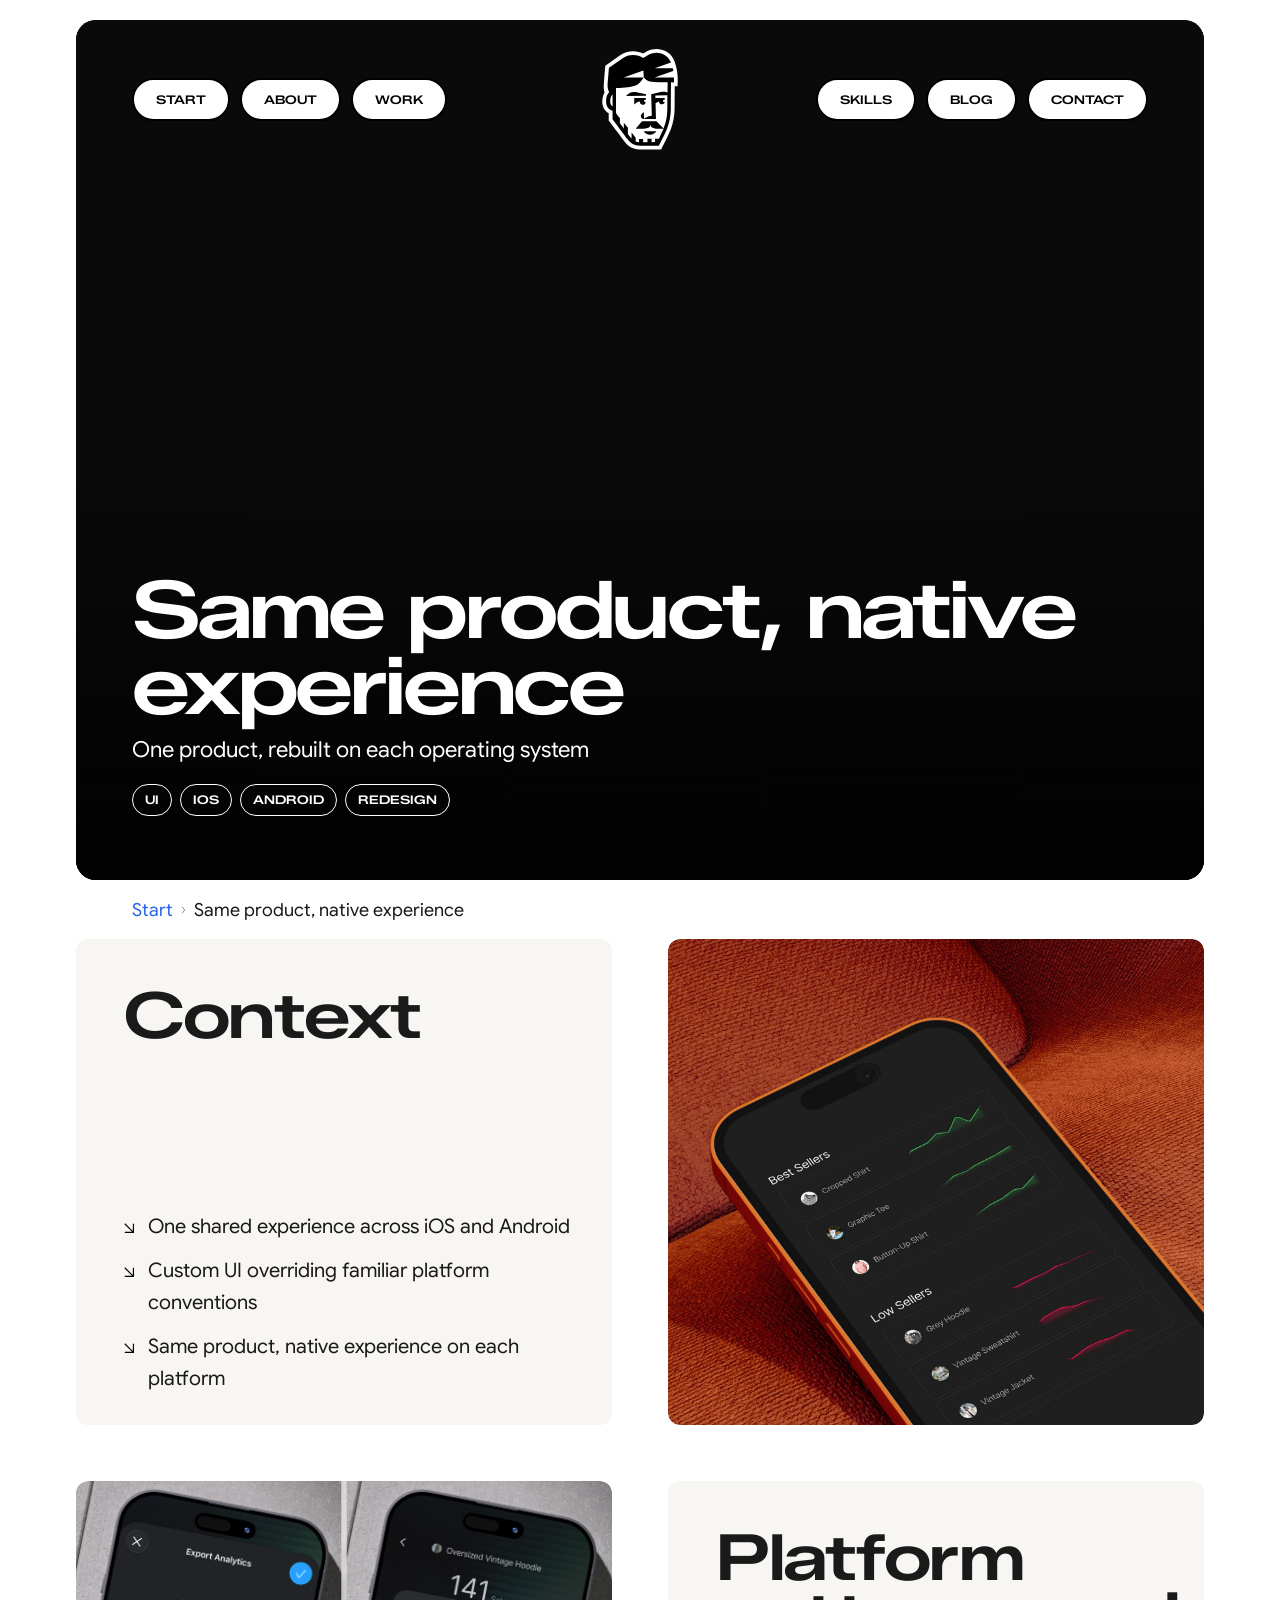
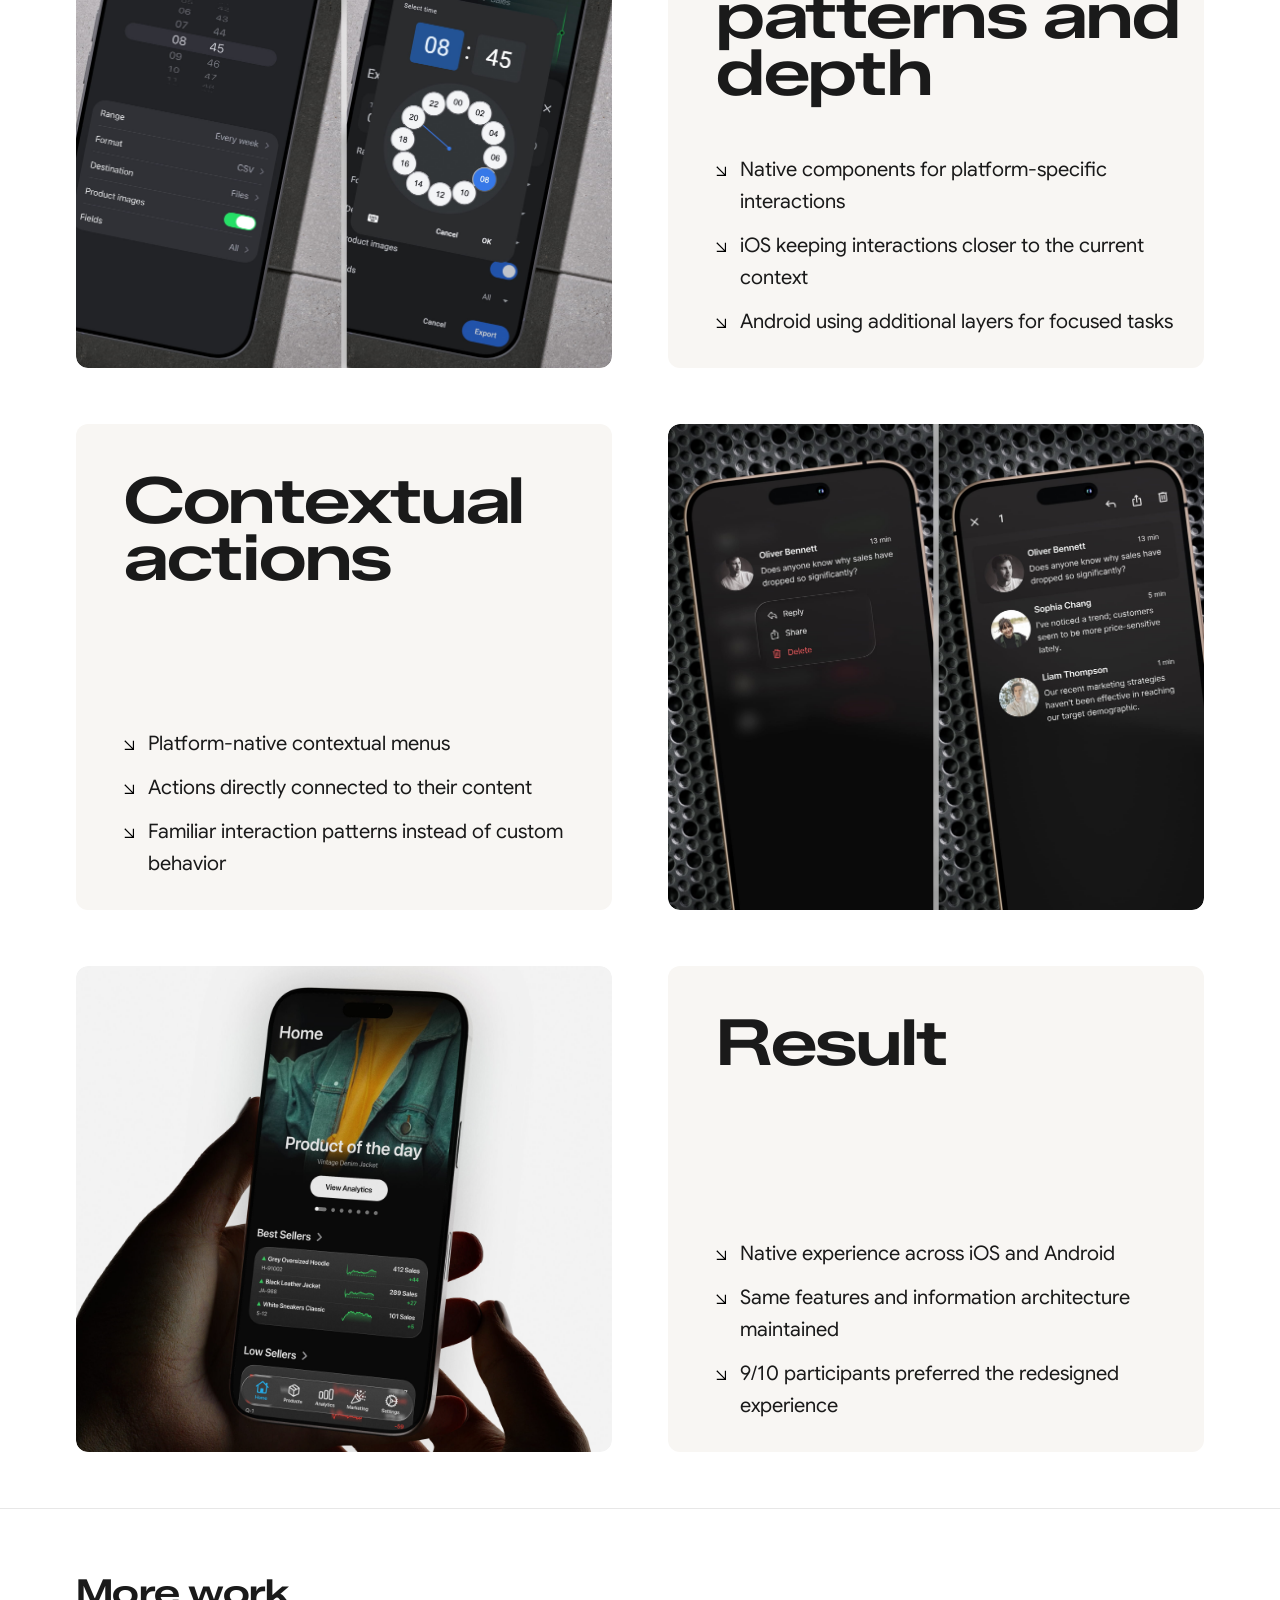
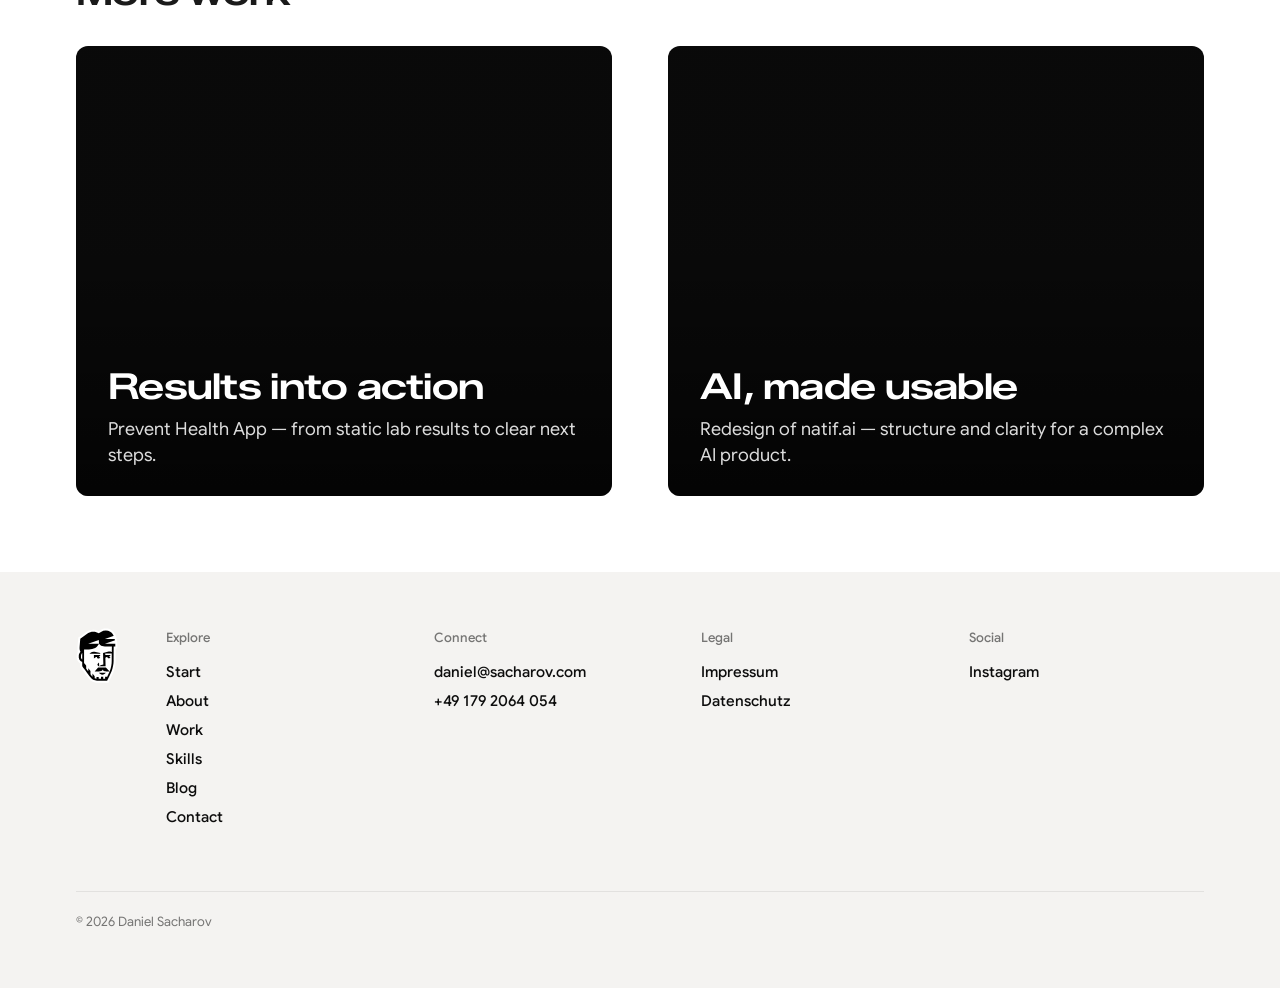
<file: native.html>
<!DOCTYPE html>
<html lang="de" class="no-js">
<head>
    <meta charset="UTF-8">
    <base href="./">
    <meta name="viewport" content="width=device-width, initial-scale=1.0">
    <title>Same product, native experience | Daniel Sacharov</title>
    <meta name="description" content="Redesign of a cross-platform analytics app on native iOS and Android patterns.">
    <meta name="keywords" content="Native Experience, iOS, Android, UI Design, Components, Redesign, Product Design, Daniel Sacharov">
    <meta name="author" content="Daniel Sacharov">
    <meta name="robots" content="index, follow, max-image-preview:large">
    <link rel="canonical" href="https://www.sacharov.com/native.html">
    <link rel="alternate" hreflang="de" href="https://www.sacharov.com/native.html">
    <link rel="alternate" hreflang="x-default" href="https://www.sacharov.com/native.html">
    <meta property="og:type" content="article">
    <meta property="og:title" content="Same product, native experience | Daniel Sacharov">
    <meta property="og:description" content="Redesign of a cross-platform analytics app on native iOS and Android patterns.">
    <meta property="og:url" content="https://www.sacharov.com/native.html">
    <meta property="og:site_name" content="Daniel Sacharov – UX/UI Designer">
    <meta property="og:locale" content="de_DE">
    <meta property="og:locale:alternate" content="en_US">
    <meta property="og:image" content="https://www.sacharov.com/assets/projects/natif1/workflow-overview-nachher.jpg">
    <meta property="og:image:width" content="2226">
    <meta property="og:image:height" content="1935">
    <meta property="og:image:alt" content="Native experience — iOS and Android redesign">
    <meta name="twitter:card" content="summary_large_image">
    <meta name="twitter:title" content="Same product, native experience | Daniel Sacharov">
    <meta name="twitter:description" content="Redesign of a cross-platform analytics app on native iOS and Android patterns.">
    <meta name="twitter:image" content="https://www.sacharov.com/assets/projects/natif1/workflow-overview-nachher.jpg">
    <meta name="twitter:image:alt" content="Native experience — iOS and Android redesign">
    <script type="application/ld+json">
    {
      "@context": "https://schema.org",
      "@graph": [
        {
          "@type": "WebSite",
          "@id": "https://www.sacharov.com/#website",
          "url": "https://www.sacharov.com",
          "name": "Daniel Sacharov – UX/UI Designer"
        },
        {
          "@type": "WebPage",
          "@id": "https://www.sacharov.com/native.html#webpage",
          "url": "https://www.sacharov.com/native.html",
          "name": "Same product, native experience | Daniel Sacharov",
          "description": "Redesign of a cross-platform analytics app on native iOS and Android patterns.",
          "inLanguage": "de",
          "isPartOf": { "@id": "https://www.sacharov.com/#website" },
          "primaryImageOfPage": {
            "@type": "ImageObject",
            "url": "https://www.sacharov.com/assets/projects/natif1/workflow-overview-nachher.jpg",
            "width": 2226,
            "height": 1935
          },
          "mainEntity": { "@id": "https://www.sacharov.com/native.html#project" },
          "breadcrumb": { "@id": "https://www.sacharov.com/native.html#breadcrumb" }
        },
        {
          "@type": "CreativeWork",
          "@id": "https://www.sacharov.com/native.html#project",
          "name": "Same product, native experience",
          "headline": "Same product, native experience",
          "description": "One product, rebuilt with native iOS and Android patterns.",
          "author": { "@id": "https://www.sacharov.com/#person" },
          "image": "https://www.sacharov.com/assets/projects/natif1/workflow-overview-nachher.jpg",
          "genre": "Design case study",
          "keywords": "UI Design, iOS, Android, Components, Redesign, Native Experience"
        },
        {
          "@type": "Person",
          "@id": "https://www.sacharov.com/#person",
          "name": "Daniel Sacharov",
          "url": "https://www.sacharov.com",
          "jobTitle": "UX/UI Designer",
          "sameAs": ["https://www.linkedin.com/in/sacharov/"]
        },
        {
          "@type": "BreadcrumbList",
          "@id": "https://www.sacharov.com/native.html#breadcrumb",
          "itemListElement": [
            {
              "@type": "ListItem",
              "position": 1,
              "name": "Start",
              "item": "https://www.sacharov.com/"
            },
            {
              "@type": "ListItem",
              "position": 2,
              "name": "Same product, native experience",
              "item": "https://www.sacharov.com/native.html"
            }
          ]
        }
      ]
    }
    </script>
    <link rel="icon" type="image/png" sizes="16x16" href="assets/favicon-16x16.png">
    <link rel="icon" type="image/png" sizes="32x32" href="assets/favicon-32x32.png">
    <link rel="icon" type="image/png" sizes="32x32" href="assets/favicon-32x32-1.png">

    <link rel="preconnect" href="https://fonts.googleapis.com">
    <link rel="preconnect" href="https://fonts.gstatic.com" crossorigin>
    <link href="https://fonts.googleapis.com/css2?family=Inter:wght@200;300;500&display=swap" rel="stylesheet">
    <link rel="stylesheet" href="css/style.css">
    <link rel="stylesheet" href="css/custom.css?v=20260907-phone">
    <link rel="stylesheet" href="css/nerdstack-footer.css?v=20260827-f">
    <script async src="https://plausible.io/js/pa--3S-kQAgYRJ7SBbwj0ShH.js"></script>
    <script>
      window.plausible=window.plausible||function(){(plausible.q=plausible.q||[]).push(arguments)},plausible.init=plausible.init||function(i){plausible.o=i||{}};
      plausible.init()
    </script>
    <script src="js/vendor/gsap.min.js"></script>
    <script src="js/vendor/ScrollTrigger.min.js"></script>
</head>
<body class="page-prevent-health page-natif page-native page-transition-enter">
    <script src="js/page-transition.js?v=20260831-hash2"></script>
    <div class="container" id="main-container">
        <div class="wrapper">
            <div class="main-content main-content--case">
                <div class="header-wrapper header-wrapper--home">
                    <div class="logo logo--home">
                        <a href="/"><img id="logo-img-native" src="images/logo-normal.svg" alt="Daniel Sacharov Logo"></a>
                        <span class="logo-tooltip" id="logo-tooltip-native">To Homepage</span>
                    </div>
                                        <div class="header__navs">
                    <nav class="header__nav header__nav--left" aria-label="Main">
<a data-elastic-pulse-btn="" href="/" class="elastic-pulse-btn-navi">
                            <div data-elastic-pulse-target="" class="elastic-pulse-btn-navi__content">
                                <span class="elastic-pulse-btn-navi__span">Start</span>
                            </div>
                        </a>
<a data-elastic-pulse-btn="" href="#" class="elastic-pulse-btn-navi navi-coming-soon">
                            <div data-elastic-pulse-target="" class="elastic-pulse-btn-navi__content">
                                <span class="elastic-pulse-btn-navi__span">About</span>
                            </div>
                            <span class="navi-tooltip">Coming Soon</span>
                        </a>
<a data-elastic-pulse-btn="" href="/#success-stories" class="elastic-pulse-btn-navi">
                            <div data-elastic-pulse-target="" class="elastic-pulse-btn-navi__content">
                                <span class="elastic-pulse-btn-navi__span">Work</span>
                            </div>
                        </a>
                    </nav>
                    <nav class="header__nav header__nav--right" aria-label="More">
<a data-elastic-pulse-btn="" href="#" class="elastic-pulse-btn-navi navi-coming-soon">
                            <div data-elastic-pulse-target="" class="elastic-pulse-btn-navi__content">
                                <span class="elastic-pulse-btn-navi__span">Skills</span>
                            </div>
                            <span class="navi-tooltip">Coming Soon</span>
                        </a>
<a data-elastic-pulse-btn="" href="#" class="elastic-pulse-btn-navi navi-coming-soon">
                            <div data-elastic-pulse-target="" class="elastic-pulse-btn-navi__content">
                                <span class="elastic-pulse-btn-navi__span">Blog</span>
                            </div>
                            <span class="navi-tooltip">Coming Soon</span>
                        </a>
<a data-elastic-pulse-btn="" href="mailto:daniel@sacharov.com" class="elastic-pulse-btn-navi">
                            <div data-elastic-pulse-target="" class="elastic-pulse-btn-navi__content">
                                <span class="elastic-pulse-btn-navi__span">Contact</span>
                            </div>
                        </a>
                    </nav>
                    </div>
                </div>

                <section class="prevent-hero">
                    <div class="prevent-hero__video-wrap">
                        <video class="prevent-hero__video" autoplay muted loop playsinline aria-hidden="true">
                            <source src="assets/projects/native-experience/phone.mp4?v=2" type="video/mp4">
                        </video>
                        <div class="prevent-hero__overlay"></div>
                    </div>
                    <div class="prevent-hero__content">
                        <h1 class="hero-title prevent-hero__title" style="opacity: 0;">Same product, native experience</h1>
                        <div class="prevent-hero__text slide-up" style="animation-delay: 1.4s; opacity: 0;">
                            <p class="hero-subtitle">One product, rebuilt on each operating system</p>
                        </div>
                        <div class="prevent-hero__tags slide-up" style="animation-delay: 1.6s; opacity: 0;">
                            <span class="prevent-hero__tag">UI</span>
                            <span class="prevent-hero__tag">iOS</span>
                            <span class="prevent-hero__tag">Android</span>
                            <span class="prevent-hero__tag">Redesign</span>
                        </div>
                    </div>
                </section>
            </div>
        </div>

        <nav class="case-crumbs" aria-label="Breadcrumb">
            <ol>
                <li><a href="/">Start</a></li>
                <li aria-current="page">Same product, native experience</li>
            </ol>
        </nav>

        <section class="prevent-context prevent-context--first prevent-context--image-only prevent-reveal">
            <div class="prevent-context__grid">
                <div class="prevent-context__text">
                    <h2 class="prevent-context__title">Context</h2>
                    <ul class="prevent-context__list">
                        <li class="prevent-context__item">One shared experience across iOS and Android</li>
                        <li class="prevent-context__item">Custom UI overriding familiar platform conventions</li>
                        <li class="prevent-context__item">Same product, native experience on each platform</li>
                    </ul>
                </div>
                <div class="prevent-context__illustration">
                    <img src="assets/projects/native-experience/context.jpg" alt="Analytics app on a phone" width="1644" height="1644" loading="lazy">
                </div>
            </div>
        </section>

        <section class="prevent-context prevent-context--image-only prevent-reveal">
            <div class="prevent-context__grid">
                <div class="prevent-context__illustration">
                    <img src="assets/projects/native-experience/components.jpg" alt="iOS and Android system components for the same export task" width="2176" height="2176" loading="lazy">
                </div>
                <div class="prevent-context__text">
                    <h2 class="prevent-context__title">Platform patterns and depth</h2>
                    <ul class="prevent-context__list">
                        <li class="prevent-context__item">Native components for platform-specific interactions</li>
                        <li class="prevent-context__item">iOS keeping interactions closer to the current context</li>
                        <li class="prevent-context__item">Android using additional layers for focused tasks</li>
                    </ul>
                </div>
            </div>
        </section>

        <section class="prevent-context prevent-context--image-only prevent-reveal">
            <div class="prevent-context__grid">
                <div class="prevent-context__text">
                    <h2 class="prevent-context__title">Contextual actions</h2>
                    <ul class="prevent-context__list">
                        <li class="prevent-context__item">Platform-native contextual menus</li>
                        <li class="prevent-context__item">Actions directly connected to their content</li>
                        <li class="prevent-context__item">Familiar interaction patterns instead of custom behavior</li>
                    </ul>
                </div>
                <div class="prevent-context__illustration">
                    <img src="assets/projects/native-experience/contextual-menu.jpg" alt="Long-press menu on a message in the iOS app" width="2176" height="2176" loading="lazy">
                </div>
            </div>
        </section>

        <section id="conclusion" class="prevent-context prevent-context--image-only prevent-reveal" aria-label="Result">
            <div class="prevent-context__grid">
                <div class="prevent-context__illustration">
                    <img src="assets/projects/native-experience/ios-app.jpg" alt="Finished iOS app in use" width="2632" height="2632" loading="lazy">
                </div>
                <div class="prevent-context__text">
                    <h2 class="prevent-context__title">Result</h2>
                    <ul class="prevent-context__list">
                        <li class="prevent-context__item">Native experience across iOS and Android</li>
                        <li class="prevent-context__item">Same features and information architecture maintained</li>
                        <li class="prevent-context__item">9/10 participants preferred the redesigned experience</li>
                    </ul>
                </div>
            </div>
        </section>

        <section class="case-next" aria-label="More work">
            <h2 class="case-next__heading">More work</h2>
            <nav class="case-next__grid">
                <a class="case-next__card case-next__card--prevent" href="/prevent.html">
                    <video class="case-next__card-video" autoplay muted loop playsinline aria-hidden="true">
                        <source src="assets/projects/prevent/smartphone.mp4" type="video/mp4">
                    </video>
                    <h3>Results into action</h3>
                    <p>Prevent Health App — from static lab results to clear next steps.</p>
                </a>
                <a class="case-next__card case-next__card--natif" href="/natif.html">
                    <video class="case-next__card-video" autoplay muted loop playsinline aria-hidden="true">
                        <source src="assets/projects/natif1/hero.mp4" type="video/mp4">
                    </video>
                    <h3>AI, made usable</h3>
                    <p>Redesign of natif.ai — structure and clarity for a complex AI product.</p>
                </a>
            </nav>
        </section>

    </div>
    <!-- Nerdstack Footer 1 (BYQ) — adapted -->
    <footer class="ns-footer" aria-label="Footer">
      <div class="ns-footer__inner">
        <div class="master-footer">
          <div class="footer_top-tile">
            <div class="left-footer">
              <a class="brand_footer" href="/" aria-label="Daniel Sacharov — home">
                <img loading="lazy" src="images/logo-normal.svg" alt="Daniel Sacharov">
              </a>
            </div>
            <div class="right-footer">
              <div class="footer_columns">
                <div class="footer-column">
                  <div class="footer-column__title">Explore</div>
                  <div class="footer_links-column">
                    <a class="link_footer" href="/"><div>Start</div></a>
                    <a class="link_footer" href="#"><div>About</div></a>
                    <a class="link_footer" href="#"><div>Work</div></a>
                    <a class="link_footer" href="#"><div>Skills</div></a>
                    <a class="link_footer" href="#"><div>Blog</div></a>
                    <a class="link_footer" href="mailto:daniel@sacharov.com"><div>Contact</div></a>
                  </div>
                </div>
                <div class="footer-column">
                  <div class="footer-column__title">Connect</div>
                  <div class="footer_links-column">
                    <a class="link_footer" href="mailto:daniel@sacharov.com"><div>daniel@sacharov.com</div></a>
                    <a class="link_footer" href="tel:+491792064054"><div>+49 179 2064 054</div></a>
                  </div>
                </div>
                <div class="footer-column">
                  <div class="footer-column__title">Legal</div>
                  <div class="footer_links-column">
                    <a class="link_footer" href="/impressum.html"><div>Impressum</div></a>
                    <a class="link_footer" href="/datenschutz.html"><div>Datenschutz</div></a>
                  </div>
                </div>
                <div class="footer-column">
                  <div class="footer-column__title">Social</div>
                  <div class="footer_links-column">
                    <a class="link_footer" href="https://www.instagram.com/sacharovcom/" target="_blank" rel="noopener noreferrer"><div>Instagram</div></a>
                  </div>
                </div>
              </div>
            </div>
          </div>
          <div class="footer_bottom-tile">
            <p class="footer_copy">© 2026 Daniel Sacharov</p>
          </div>
        </div>
      </div>
    </footer>

    <div class="modal" id="modal-impressum" aria-hidden="true">
      <div class="modal__backdrop" data-modal-close></div>
      <div class="modal__dialog" role="dialog" aria-modal="true" aria-labelledby="modal-impressum-title">
        <button class="modal__close" type="button" data-modal-close>&times;</button>
        <h2 id="modal-impressum-title" class="modal__title">Impressum</h2>
        <p class="modal__text">Angaben gemäß § 5 TMG</p>
        <p class="modal__text">
          Daniel Sacharov<br>
          Peter-Eich-Str. 65<br>
          66386 Sankt Ingbert
        </p>
        <p class="modal__text">
          E-Mail: <a href="mailto:daniel@sacharov.com">daniel@sacharov.com</a><br>
          Telefon: <a href="tel:+491792064054">0179 20 64 054</a>
        </p>
        <p class="modal__text">
          USt-IdNr.: DE321885908
        </p>
      </div>
    </div>

    <!-- Datenschutz Modal -->
    <div class="modal" id="modal-datenschutz" aria-hidden="true">
      <div class="modal__backdrop" data-modal-close></div>
      <div class="modal__dialog" role="dialog" aria-modal="true" aria-labelledby="modal-datenschutz-title">
        <button class="modal__close" type="button" data-modal-close>&times;</button>
        <h2 id="modal-datenschutz-title" class="modal__title">Datenschutzerklärung</h2>
        
        <p class="modal__text"><strong>1. Verantwortlicher</strong></p>
        <p class="modal__text">Verantwortlich für die Datenverarbeitung auf dieser Website ist:</p>
        <p class="modal__text">
          Daniel Sacharov<br>
          Peter-Eich-Str. 65<br>
          66386 Sankt Ingbert
        </p>
        <p class="modal__text">
          E-Mail: <a href="mailto:daniel@sacharov.com">daniel@sacharov.com</a><br>
          Telefon: <a href="tel:+491792064054">0179 20 64 054</a><br>
          USt-IdNr.: DE321885908
        </p>

        <p class="modal__text"><strong>2. Allgemeine Hinweise</strong></p>
        <p class="modal__text">
          Der Schutz Ihrer persönlichen Daten ist mir ein besonderes Anliegen.
          Ich verarbeite personenbezogene Daten ausschließlich im Rahmen der gesetzlichen Bestimmungen der Datenschutz-Grundverordnung (DSGVO) sowie der geltenden nationalen Datenschutzgesetze.
        </p>
        <p class="modal__text">
          Diese Website ist eine statische Website und dient der Bereitstellung von Informationen.
          Es werden keine Formulare, keine externen Plugins und keine eingebetteten Inhalte von Drittanbietern verwendet.
          Für die Webanalyse wird Plausible Analytics eingesetzt, ein datenschutzfreundlicher Dienst ohne Cookies.
        </p>

        <p class="modal__text"><strong>3. Erhebung und Speicherung personenbezogener Daten</strong></p>
        <p class="modal__text">
          Beim Aufruf dieser Website werden durch den Hosting-Provider automatisch folgende Daten erhoben und temporär in sogenannten Server-Logfiles gespeichert:
        </p>
        <ul class="modal__text" style="margin-left: 20px; margin-top: 10px; margin-bottom: 10px;">
          <li>IP-Adresse</li>
          <li>Datum und Uhrzeit der Anfrage</li>
          <li>Browsertyp und Browserversion</li>
          <li>verwendetes Betriebssystem</li>
          <li>Referrer-URL</li>
          <li>aufgerufene Seite/Datei</li>
        </ul>
        <p class="modal__text">
          Diese Daten sind technisch erforderlich, um die Website korrekt auszuliefern und die Systemsicherheit zu gewährleisten.
          Eine Zusammenführung dieser Daten mit anderen Datenquellen erfolgt nicht.
        </p>
        <p class="modal__text">
          <strong>Rechtsgrundlage:</strong> Art. 6 Abs. 1 lit. f DSGVO (berechtigtes Interesse an der sicheren und stabilen Bereitstellung der Website)
        </p>

        <p class="modal__text"><strong>4. Cookies</strong></p>
        <p class="modal__text">Diese Website verwendet keine Cookies. Das eingesetzte Analysetool Plausible Analytics arbeitet ohne Cookies und speichert keine personenbezogenen Daten.</p>

        <p class="modal__text"><strong>5. Tracking- und Analysetools</strong></p>
        <p class="modal__text">
          Diese Website verwendet Plausible Analytics, einen datenschutzfreundlichen Webanalysedienst. Plausible Analytics verwendet keine Cookies und speichert keine personenbezogenen Daten. Es werden ausschließlich aggregierte, anonymisierte Daten erfasst (z. B. Seitenaufrufe, Verweildauer, Herkunftsländer). Die Daten werden auf Servern in der EU gespeichert.
        </p>
        <p class="modal__text">
          <strong>Rechtsgrundlage:</strong> Art. 6 Abs. 1 lit. f DSGVO (berechtigtes Interesse an der Analyse der Website-Nutzung zur Verbesserung des Angebots)
        </p>
        <p class="modal__text">
          Weitere Informationen finden Sie in der Datenschutzerklärung von Plausible: <a href="https://plausible.io/data-policy" target="_blank" rel="noopener">https://plausible.io/data-policy</a>
        </p>

        <p class="modal__text"><strong>6. Externe Inhalte und Dienste</strong></p>
        <p class="modal__text">
          Diese Website bindet keine externen Inhalte ein (z. B. YouTube, Google Maps, Social Media Plugins oder externe Skripte von Drittanbietern).
          Für die Webanalyse wird Plausible Analytics verwendet, ein datenschutzfreundlicher Dienst, der keine personenbezogenen Daten erfasst.
        </p>

        <p class="modal__text"><strong>7. Kontaktaufnahme</strong></p>
        <p class="modal__text">
          Eine Kontaktaufnahme ist ausschließlich über die angegebenen Kontaktdaten (E-Mail oder Telefon) möglich.
          Dabei werden die übermittelten personenbezogenen Daten nur zum Zweck der Bearbeitung der Anfrage gespeichert und nicht an Dritte weitergegeben.
        </p>
        <p class="modal__text">
          <strong>Rechtsgrundlage:</strong> Art. 6 Abs. 1 lit. b DSGVO (Vertrag/Vorvertrag) oder Art. 6 Abs. 1 lit. f DSGVO (berechtigtes Interesse an Kommunikation)
        </p>

        <p class="modal__text"><strong>8. Weitergabe von Daten</strong></p>
        <p class="modal__text">Eine Weitergabe personenbezogener Daten an Dritte findet nicht statt.</p>

        <p class="modal__text"><strong>9. Speicherdauer</strong></p>
        <p class="modal__text">
          Personenbezogene Daten werden nur so lange gespeichert, wie dies zur Erreichung des jeweiligen Zwecks erforderlich ist oder gesetzliche Aufbewahrungsfristen bestehen.
        </p>

        <p class="modal__text"><strong>10. Rechte der betroffenen Person</strong></p>
        <p class="modal__text">Sie haben jederzeit das Recht auf:</p>
        <ul class="modal__text" style="margin-left: 20px; margin-top: 10px; margin-bottom: 10px;">
          <li>Auskunft über Ihre gespeicherten Daten (Art. 15 DSGVO)</li>
          <li>Berichtigung unrichtiger Daten (Art. 16 DSGVO)</li>
          <li>Löschung Ihrer Daten (Art. 17 DSGVO)</li>
          <li>Einschränkung der Verarbeitung (Art. 18 DSGVO)</li>
          <li>Datenübertragbarkeit (Art. 20 DSGVO)</li>
          <li>Widerspruch gegen die Verarbeitung (Art. 21 DSGVO)</li>
        </ul>
        <p class="modal__text">
          Außerdem haben Sie das Recht auf Beschwerde bei der zuständigen Aufsichtsbehörde.
        </p>

        <p class="modal__text"><strong>11. Datensicherheit</strong></p>
        <p class="modal__text">
          Diese Website nutzt technische und organisatorische Sicherheitsmaßnahmen, um Ihre Daten vor Manipulation, Verlust oder unbefugtem Zugriff zu schützen.
        </p>

        <p class="modal__text"><strong>12. Aktualität und Änderung dieser Datenschutzerklärung</strong></p>
        <p class="modal__text">
          Diese Datenschutzerklärung ist aktuell gültig und hat den Stand: Januar 2026.
          Ich behalte mir vor, diese Datenschutzerklärung anzupassen, um sie an rechtliche Anforderungen oder Änderungen der Website anzupassen.
        </p>
      </div>
    </div>

    <div class="natif-lightbox" id="natif-lightbox" hidden aria-hidden="true">
      <button type="button" class="natif-lightbox__close" data-lightbox-close aria-label="Close">&times;</button>
      <div class="natif-lightbox__stage" data-lightbox-stage>
        <img class="natif-lightbox__img" alt="" draggable="false">
      </div>
      <div class="natif-lightbox__zoom" role="group" aria-label="Zoom">
        <button type="button" class="natif-lightbox__zoom-btn" data-lightbox-zoom="in" aria-label="Zoom in">+</button>
        <button type="button" class="natif-lightbox__zoom-btn" data-lightbox-zoom="out" aria-label="Zoom out">&minus;</button>
      </div>
    </div>

    <script src="js/script.js?v=20260907-navtouch"></script>
    <script>
      (function initNatifLightbox() {
        var box = document.getElementById('natif-lightbox');
        if (!box) return;
        var stage = box.querySelector('[data-lightbox-stage]');
        var img = box.querySelector('.natif-lightbox__img');
        var btnIn = box.querySelector('[data-lightbox-zoom="in"]');
        var btnOut = box.querySelector('[data-lightbox-zoom="out"]');
        var lastFocus = null;
        var scale = 1;
        var minScale = 1;
        var maxScale = 4;
        var tx = 0;
        var ty = 0;
        var dragging = false;
        var didDrag = false;
        var dragStartX = 0;
        var dragStartY = 0;
        var dragOriginX = 0;
        var dragOriginY = 0;
        var naturalW = 0;
        var naturalH = 0;
        var DRAG_THRESHOLD = 6;

        function clamp(n, a, b) {
          return Math.max(a, Math.min(b, n));
        }

        function fitScale() {
          if (!naturalW || !naturalH || !stage) return 1;
          var pad = 48;
          var sw = stage.clientWidth - pad;
          var sh = stage.clientHeight - pad;
          if (sw <= 0 || sh <= 0) return 1;
          return Math.min(sw / naturalW, sh / naturalH, 1);
        }

        function applyTransform() {
          if (!img) return;
          img.style.transform =
            'translate(-50%, -50%) translate(' + tx + 'px, ' + ty + 'px) scale(' + scale + ')';
          if (btnIn) btnIn.disabled = scale >= maxScale - 0.001;
          if (btnOut) btnOut.disabled = scale <= minScale + 0.001;
          if (stage) {
            stage.style.cursor = scale > minScale + 0.001 ? (dragging ? 'grabbing' : 'grab') : 'zoom-in';
          }
        }

        function resetView() {
          minScale = fitScale();
          scale = minScale;
          maxScale = Math.max(minScale * 4, minScale + 1);
          tx = 0;
          ty = 0;
          applyTransform();
        }

        function zoomBy(factor, cx, cy) {
          if (!stage) return;
          var rect = stage.getBoundingClientRect();
          var pivotX = (cx != null ? cx : rect.left + rect.width / 2) - rect.left - rect.width / 2;
          var pivotY = (cy != null ? cy : rect.top + rect.height / 2) - rect.top - rect.height / 2;
          var next = clamp(scale * factor, minScale, maxScale);
          if (next === scale) return;
          var ratio = next / scale;
          tx = pivotX - (pivotX - tx) * ratio;
          ty = pivotY - (pivotY - ty) * ratio;
          scale = next;
          if (scale <= minScale + 0.001) {
            scale = minScale;
            tx = 0;
            ty = 0;
          }
          applyTransform();
        }

        function openLightbox(src, alt) {
          if (!src || !img) return;
          lastFocus = document.activeElement;
          img.onload = function() {
            naturalW = img.naturalWidth || img.width;
            naturalH = img.naturalHeight || img.height;
            resetView();
          };
          img.src = src;
          img.alt = alt || '';
          if (img.complete && img.naturalWidth) {
            naturalW = img.naturalWidth;
            naturalH = img.naturalHeight;
            resetView();
          }
          box.hidden = false;
          box.setAttribute('aria-hidden', 'false');
          document.documentElement.classList.add('natif-lightbox-open');
          var closeBtn = box.querySelector('.natif-lightbox__close');
          if (closeBtn) closeBtn.focus();
        }

        function closeLightbox() {
          box.hidden = true;
          box.setAttribute('aria-hidden', 'true');
          document.documentElement.classList.remove('natif-lightbox-open');
          dragging = false;
          if (stage) stage.classList.remove('is-dragging');
          if (img) {
            img.onload = null;
            img.removeAttribute('src');
            img.alt = '';
            img.style.transform = '';
          }
          if (lastFocus && typeof lastFocus.focus === 'function') {
            try { lastFocus.focus(); } catch (_) {}
          }
          lastFocus = null;
        }

        window.openNatifLightbox = openLightbox;
        window.closeNatifLightbox = closeLightbox;

        box.querySelectorAll('[data-lightbox-close]').forEach(function(el) {
          el.addEventListener('click', function(e) {
            e.preventDefault();
            closeLightbox();
          });
        });

        if (btnIn) {
          btnIn.addEventListener('click', function(e) {
            e.preventDefault();
            e.stopPropagation();
            zoomBy(1.35);
          });
        }
        if (btnOut) {
          btnOut.addEventListener('click', function(e) {
            e.preventDefault();
            e.stopPropagation();
            zoomBy(1 / 1.35);
          });
        }

        if (stage) {
          stage.addEventListener('pointerdown', function(e) {
            if (e.button != null && e.button !== 0) return;
            dragging = true;
            didDrag = false;
            dragStartX = e.clientX;
            dragStartY = e.clientY;
            dragOriginX = tx;
            dragOriginY = ty;
            try { stage.setPointerCapture(e.pointerId); } catch (_) {}
          });
          stage.addEventListener('pointermove', function(e) {
            if (!dragging) return;
            var dx = e.clientX - dragStartX;
            var dy = e.clientY - dragStartY;
            if (!didDrag && (Math.abs(dx) > DRAG_THRESHOLD || Math.abs(dy) > DRAG_THRESHOLD)) {
              if (scale <= minScale + 0.001) return;
              didDrag = true;
              stage.classList.add('is-dragging');
            }
            if (!didDrag) return;
            tx = dragOriginX + dx;
            ty = dragOriginY + dy;
            applyTransform();
          });
          function endPointer(e) {
            if (!dragging) return;
            var wasDrag = didDrag;
            dragging = false;
            stage.classList.remove('is-dragging');
            if (!wasDrag) {
              if (scale >= maxScale - 0.05) {
                scale = minScale;
                tx = 0;
                ty = 0;
                applyTransform();
              } else {
                zoomBy(1.45, e.clientX, e.clientY);
              }
            } else {
              applyTransform();
            }
            didDrag = false;
          }
          stage.addEventListener('pointerup', endPointer);
          stage.addEventListener('pointercancel', function() {
            dragging = false;
            didDrag = false;
            stage.classList.remove('is-dragging');
            applyTransform();
          });
          stage.addEventListener('wheel', function(e) {
            e.preventDefault();
            zoomBy(e.deltaY < 0 ? 1.12 : 1 / 1.12, e.clientX, e.clientY);
          }, { passive: false });
        }

        window.addEventListener('resize', function() {
          if (box.hidden) return;
          var prevMin = minScale;
          minScale = fitScale();
          maxScale = Math.max(minScale * 4, minScale + 1);
          if (scale <= prevMin + 0.05) {
            scale = minScale;
            tx = 0;
            ty = 0;
          } else {
            scale = clamp(scale, minScale, maxScale);
          }
          applyTransform();
        });

        document.addEventListener('keydown', function(e) {
          if (box.hidden) return;
          if (e.key === 'Escape') closeLightbox();
          if (e.key === '+' || e.key === '=') zoomBy(1.35);
          if (e.key === '-' || e.key === '_') zoomBy(1 / 1.35);
        });

        function isProjectImage(el) {
          if (!el || el.tagName !== 'IMG') return false;
          if (el.closest('.natif-lightbox')) return false;
          if (el.closest('header') || el.closest('nav') || el.closest('footer') || el.closest('.modal')) return false;
          if (el.closest('.ns-footer')) return false;
          if (el.id && el.id.indexOf('logo') !== -1) return false;
          if (el.closest('[data-natif-dyn]') || el.closest('[data-natif-hd]') || el.closest('[data-natif-gd]')) return false;
          return !!(
            el.closest('.prevent-context__illustration') ||
            el.closest('.prevent-three-images') ||
            el.closest('.natif-ba')
          );
        }

        document.addEventListener('click', function(e) {
          var target = e.target;
          if (!isProjectImage(target)) return;
          if (target.closest('[data-ba-press]')) return;
          e.preventDefault();
          openLightbox(target.currentSrc || target.src, target.alt || '');
        });
      })();
    </script>
    <script>
      (function initNatifBeforeAfterBoot() {
        function run() {
          var roots = Array.prototype.slice.call(document.querySelectorAll('.natif-ba [data-ba-press]'));
          if (!roots.length) return;
          var active = null;
          var pressTimer = null;
          var pressRoot = null;
          var longPressArmed = false;
          var HOLD_MS = 280;

          function dismissHint(root) {
            var layer = root.querySelector('[data-ba-layer]');
            if (!layer) return;
            layer.classList.remove('is-highlighted');
            layer.classList.add('is-dismissed');
            layer.setAttribute('aria-hidden', 'true');
          }

          function clearPressTimer() {
            if (pressTimer) {
              clearTimeout(pressTimer);
              pressTimer = null;
            }
          }

          function showBefore(root, e) {
            if (e && e.pointerId != null) {
              try { root.setPointerCapture(e.pointerId); } catch (_) {}
            }
            if (active && active !== root) hideBefore(active);
            var before = root.querySelector('[data-ba-before]');
            if (!before) return;
            active = root;
            longPressArmed = true;
            root.classList.add('is-pressed');
            root.setAttribute('aria-pressed', 'true');
            before.setAttribute('aria-hidden', 'false');
            dismissHint(root);
          }

          function hideBefore(root) {
            if (!root) return;
            var before = root.querySelector('[data-ba-before]');
            root.classList.remove('is-pressed');
            root.setAttribute('aria-pressed', 'false');
            if (before) before.setAttribute('aria-hidden', 'true');
            if (active === root) active = null;
          }

          function openAfterLightbox(root) {
            var after = root.querySelector('.natif-ba__img--after');
            if (!after || typeof window.openNatifLightbox !== 'function') return;
            window.openNatifLightbox(after.currentSrc || after.src, after.alt || '');
          }

          roots.forEach(function(root) {
            function onDown(e) {
              if (typeof e.button === 'number' && e.pointerType === 'mouse' && e.button !== 0) return;
              if (e.type === 'mousedown' && e.button !== 0) return;
              clearPressTimer();
              pressRoot = root;
              longPressArmed = false;
              if (e && e.pointerId != null) {
                try { root.setPointerCapture(e.pointerId); } catch (_) {}
              }
              pressTimer = setTimeout(function() {
                pressTimer = null;
                if (pressRoot === root) showBefore(root);
              }, HOLD_MS);
            }
            function onUp(e) {
              if (e && pressRoot && pressRoot !== root) return;
              var wasLong = longPressArmed || active === root;
              clearPressTimer();
              if (active === root) hideBefore(root);
              if (!wasLong && pressRoot === root) {
                dismissHint(root);
                openAfterLightbox(root);
              }
              if (pressRoot === root) {
                pressRoot = null;
                longPressArmed = false;
              }
            }
            function onCancel() {
              if (pressRoot !== root && active !== root) return;
              clearPressTimer();
              if (active === root) hideBefore(root);
              if (pressRoot === root) {
                pressRoot = null;
                longPressArmed = false;
              }
            }

            if (window.PointerEvent) {
              root.addEventListener('pointerdown', onDown);
              root.addEventListener('pointerup', onUp);
              root.addEventListener('pointercancel', onCancel);
            } else {
              root.addEventListener('mousedown', onDown);
              root.addEventListener('mouseup', onUp);
              root.addEventListener('touchstart', onDown, { passive: true });
              root.addEventListener('touchend', onUp);
              root.addEventListener('touchcancel', onCancel);
            }
            root.addEventListener('contextmenu', function(e) { e.preventDefault(); });
            root.addEventListener('keydown', function(e) {
              if (e.key === ' ' || e.key === 'Enter') {
                e.preventDefault();
                showBefore(root);
              }
            });
            root.addEventListener('keyup', function(e) {
              if (e.key === ' ' || e.key === 'Enter') {
                e.preventDefault();
                hideBefore(root);
              }
            });
            root.addEventListener('blur', function() { hideBefore(root); });
          });

          window.addEventListener('pointerup', function() {
            if (active) {
              clearPressTimer();
              hideBefore(active);
              pressRoot = null;
              longPressArmed = false;
            }
          });
          window.addEventListener('mouseup', function() {
            if (active) {
              clearPressTimer();
              hideBefore(active);
              pressRoot = null;
              longPressArmed = false;
            }
          });

          if (typeof IntersectionObserver !== 'undefined') {
            var section = document.querySelector('.natif-ba');
            var layers = Array.prototype.slice.call(document.querySelectorAll('.natif-ba [data-ba-layer]'));
            if (section && layers.length) {
              var hintObserver = new IntersectionObserver(function(entries) {
                entries.forEach(function(entry) {
                  if (!entry.isIntersecting) return;
                  layers.forEach(function(layer) {
                    if (!layer.classList.contains('is-dismissed')) {
                      layer.classList.add('is-highlighted');
                    }
                  });
                  setTimeout(function() {
                    layers.forEach(function(layer) {
                      layer.classList.remove('is-highlighted');
                    });
                  }, 2000);
                  hintObserver.disconnect();
                });
              }, { threshold: 0.25 });
              hintObserver.observe(section);
            }
          }
        }

        if (document.readyState === 'loading') {
          document.addEventListener('DOMContentLoaded', run);
        } else {
          run();
        }
      })();
    </script>
    <script>
      document.addEventListener('DOMContentLoaded', function() {
        var viewport = document.getElementById('prevent-screen-viewport');

        (function initVideoPauseButtons() {
          var videos = document.querySelectorAll('video');
          videos.forEach(function(video) {
            if (video.classList.contains('prevent-hero__video')) return;
            if (video.closest('.case-next')) return;
            if (video.dataset.pauseToggleReady === '1') return;
            video.dataset.pauseToggleReady = '1';
            var container = video.parentElement;
            if (!container) return;
            if (window.getComputedStyle(container).position === 'static') {
              container.style.position = 'relative';
            }
            var btn = document.createElement('button');
            btn.type = 'button';
            btn.className = 'video-pause-toggle';
            btn.setAttribute('aria-label', 'Pause video');
            var svgPlay = '<svg class="video-pause-toggle__icon" width="14" height="14" viewBox="0 0 24 24" aria-hidden="true" focusable="false"><path fill="currentColor" d="M8.59 16.59L13.17 12 8.59 7.41 10 6l6 6-6 6-1.41-1.41z"/></svg>';
            btn.textContent = 'II';
            function toggleVideo() {
              if (video.paused) {
                var playPromise = video.play();
                if (playPromise && typeof playPromise.catch === 'function') playPromise.catch(function() {});
                btn.textContent = 'II';
                btn.setAttribute('aria-label', 'Pause video');
              } else {
                video.pause();
                btn.innerHTML = svgPlay;
                btn.setAttribute('aria-label', 'Play video');
              }
            }
            btn.addEventListener('click', function(e) {
              e.preventDefault();
              e.stopPropagation();
              toggleVideo();
            });
            video.addEventListener('click', function(e) {
              e.preventDefault();
              toggleVideo();
            });
            container.appendChild(btn);
          });
        })();
        (function initSwipeNav() {
          if (!viewport) return;
          var registrierenBtn = document.querySelector('.prevent-screen--first .prevent-screen__btn');
          var reloadBtn = document.getElementById('prevent-reload');
          var screen2 = document.getElementById('prevent-screen-2');
          var screen3 = document.getElementById('prevent-screen-3');
          var screen4 = document.getElementById('prevent-screen-4');
          var screen5 = document.getElementById('prevent-screen-5');
          var startX = 0;
          var lastX = 0;
          var minSwipe = 50;
          var didSwipeLeft = false;
          var didSwipeRight = false;
          var activePointerId = null;
          var currentStep = 1;
          function applyStep() {
            viewport.classList.remove('show-second-screen', 'show-third-screen', 'show-fourth-screen', 'show-fifth-screen');
            if (currentStep >= 2) viewport.classList.add('show-second-screen');
            if (currentStep >= 3) viewport.classList.add('show-third-screen');
            if (currentStep >= 4) viewport.classList.add('show-fourth-screen');
            if (currentStep >= 5) viewport.classList.add('show-fifth-screen');
          }
          function isScreen2Visible() {
            return currentStep === 2;
          }
          function isScreen3Visible() {
            return currentStep === 3;
          }
          function isScreen4Visible() {
            return currentStep === 4;
          }
          function isScreen5Visible() {
            return currentStep === 5;
          }
          function canSwipe() {
            return currentStep >= 2 && currentStep < 5;
          }
          function advance() {
            if (currentStep < 5) {
              currentStep += 1;
              applyStep();
            }
          }
          function goBack() {
            if (currentStep > 2) {
              currentStep -= 1;
              applyStep();
            }
          }
          viewport.addEventListener('click', function(e) {
            if (didSwipeLeft || didSwipeRight) return;
            if (currentStep === 1 || currentStep === 5) return;
            if (!viewport.contains(e.target)) return;
            if (currentStep === 2 && screen2 && !screen2.contains(e.target)) return;
            if (currentStep === 3 && screen3 && !screen3.contains(e.target)) return;
            if (currentStep === 4 && screen4 && !screen4.contains(e.target)) return;
            e.preventDefault();
            advance();
          });
          if (registrierenBtn) {
            registrierenBtn.addEventListener('click', function(e) {
              e.preventDefault();
              currentStep = 2;
              applyStep();
            });
          }
          if (reloadBtn) {
            reloadBtn.addEventListener('click', function() {
              currentStep = 1;
              applyStep();
            });
          }
          var backBtn = document.querySelector('.prevent-form__back');
          if (backBtn) {
            backBtn.addEventListener('click', function(e) {
              e.preventDefault();
              e.stopPropagation();
              goBack();
            });
          }
          viewport.addEventListener('pointerdown', function(e) {
            if (activePointerId !== null) return;
            if (backBtn && e.target && backBtn.contains && backBtn.contains(e.target)) return;
            if (!canSwipe() || !viewport.contains(e.target)) return;
            activePointerId = e.pointerId;
            startX = e.clientX;
            lastX = startX;
            didSwipeLeft = false;
            didSwipeRight = false;
            e.currentTarget.setPointerCapture(e.pointerId);
          });
          viewport.addEventListener('pointermove', function(e) {
            if (e.pointerId !== activePointerId) return;
            lastX = e.clientX;
            if (startX - lastX > minSwipe) {
              didSwipeLeft = true;
              e.preventDefault();
            } else if (lastX - startX > minSwipe) {
              didSwipeRight = true;
              e.preventDefault();
            }
          });
          viewport.addEventListener('pointerup', function(e) {
            if (e.pointerId !== activePointerId) return;
            activePointerId = null;
            var endX = e.clientX;
            if (startX - endX > minSwipe) didSwipeLeft = true;
            else if (endX - startX > minSwipe) didSwipeRight = true;
            if (didSwipeLeft) advance();
            else if (didSwipeRight) goBack();
          });
          viewport.addEventListener('pointercancel', function(e) {
            if (e.pointerId === activePointerId) activePointerId = null;
          });
        })();
        if (typeof initSubpageLogoTooltip === 'function') {
          initSubpageLogoTooltip();
        }
        (function initPreventLogoTooltip() {
          var logo = document.querySelector('.page-prevent-health .logo--home');
          var tip = document.getElementById('logo-tooltip-native');
          if (!logo || !tip) return;
          var isMobileLogo = window.innerWidth <= 1080;
          logo.addEventListener('mouseenter', function() {
            if (!isMobileLogo) tip.classList.add('visible');
          });
          logo.addEventListener('mousemove', function(e) {
            if (!isMobileLogo) {
              tip.style.left = e.clientX + 'px';
              tip.style.top = e.clientY + 'px';
            }
          });
          logo.addEventListener('mouseleave', function() {
            if (!isMobileLogo) tip.classList.remove('visible');
          });
          window.addEventListener('resize', function() {
            isMobileLogo = window.innerWidth <= 1080;
            if (!isMobileLogo) tip.classList.remove('visible');
          });
        })();
        (function initPreventPageTooltips() {
          var naviButtons = document.querySelectorAll('.page-prevent-health .navi-coming-soon-subpage');
          naviButtons.forEach(function(button) {
            var tooltip = button.querySelector('.navi-tooltip-subpage');
            if (!tooltip) return;
            var tooltipTimeout;
            var isMobile = window.innerWidth <= 1080;
            button.addEventListener('mouseenter', function() {
              if (!isMobile) tooltip.classList.add('visible');
            });
            button.addEventListener('mousemove', function(e) {
              if (!isMobile) {
                tooltip.style.left = e.clientX + 'px';
                tooltip.style.top = e.clientY + 'px';
              }
            });
            button.addEventListener('mouseleave', function() {
              if (!isMobile) tooltip.classList.remove('visible');
            });
            button.addEventListener('click', function(e) {
              e.preventDefault();
              e.stopPropagation();
              if (isMobile) {
                naviButtons.forEach(function(other) {
                  if (other !== button) {
                    var t = other.querySelector('.navi-tooltip-subpage');
                    if (t) t.classList.remove('visible');
                  }
                });
                tooltip.style.left = e.clientX + 'px';
                tooltip.style.top = e.clientY + 'px';
                tooltip.classList.add('visible');
                clearTimeout(tooltipTimeout);
                tooltipTimeout = setTimeout(function() { tooltip.classList.remove('visible'); }, 3000);
              }
            });
            window.addEventListener('resize', function() {
              isMobile = window.innerWidth <= 1080;
              if (!isMobile) tooltip.classList.remove('visible');
            });
          });
          var reloadBtn = document.getElementById('prevent-reload');
          if (reloadBtn) {
            var reloadTooltip = reloadBtn.querySelector('.navi-tooltip-subpage');
            if (reloadTooltip) {
              var isMobileReload = window.innerWidth <= 1080;
              reloadBtn.addEventListener('mouseenter', function() {
                if (!isMobileReload) {
                  reloadTooltip.classList.add('visible');
                }
              });
              reloadBtn.addEventListener('mousemove', function(e) {
                if (!isMobileReload) {
                  reloadTooltip.style.left = e.clientX + 'px';
                  reloadTooltip.style.top = e.clientY + 'px';
                }
              });
              reloadBtn.addEventListener('mouseleave', function() {
                if (!isMobileReload) reloadTooltip.classList.remove('visible');
              });
              window.addEventListener('resize', function() {
                isMobileReload = window.innerWidth <= 1080;
                if (!isMobileReload) reloadTooltip.classList.remove('visible');
              });
            }
          }
        })();
      });
    </script>
</body>
</html>
</file>
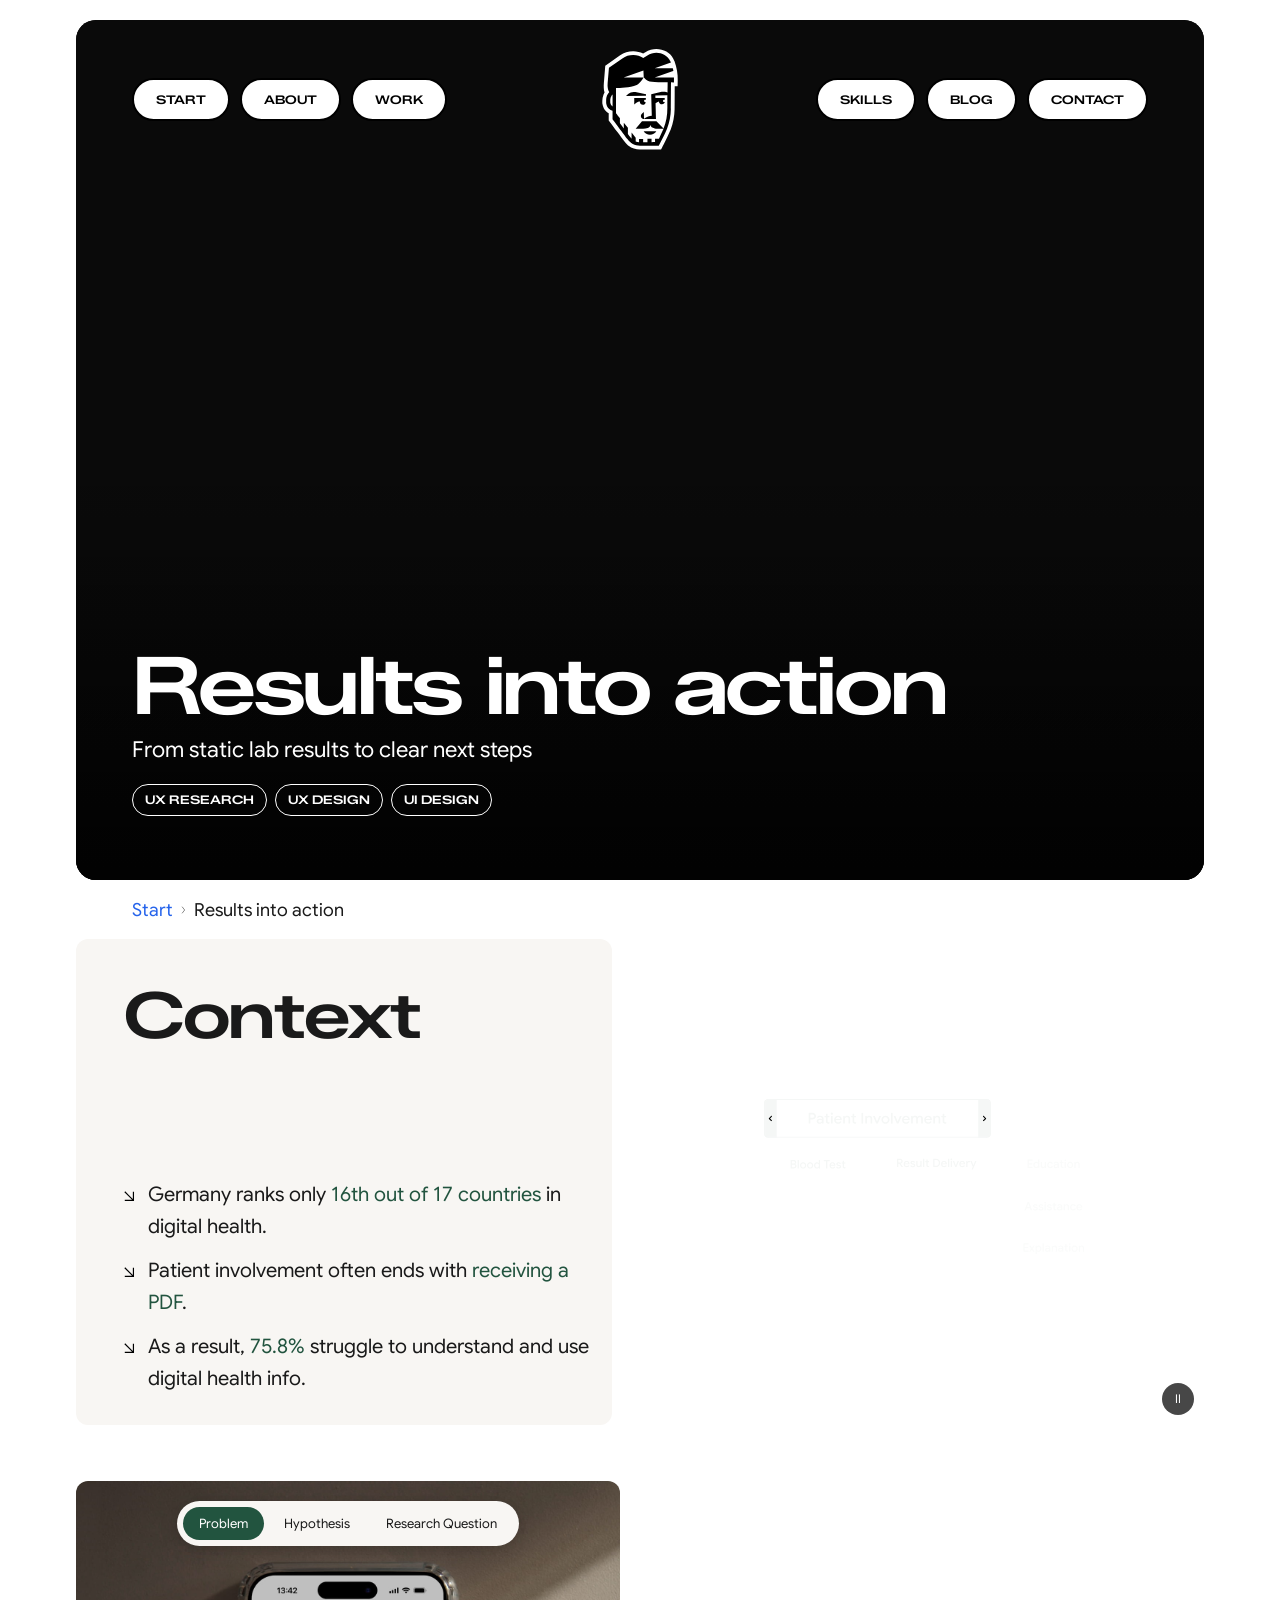
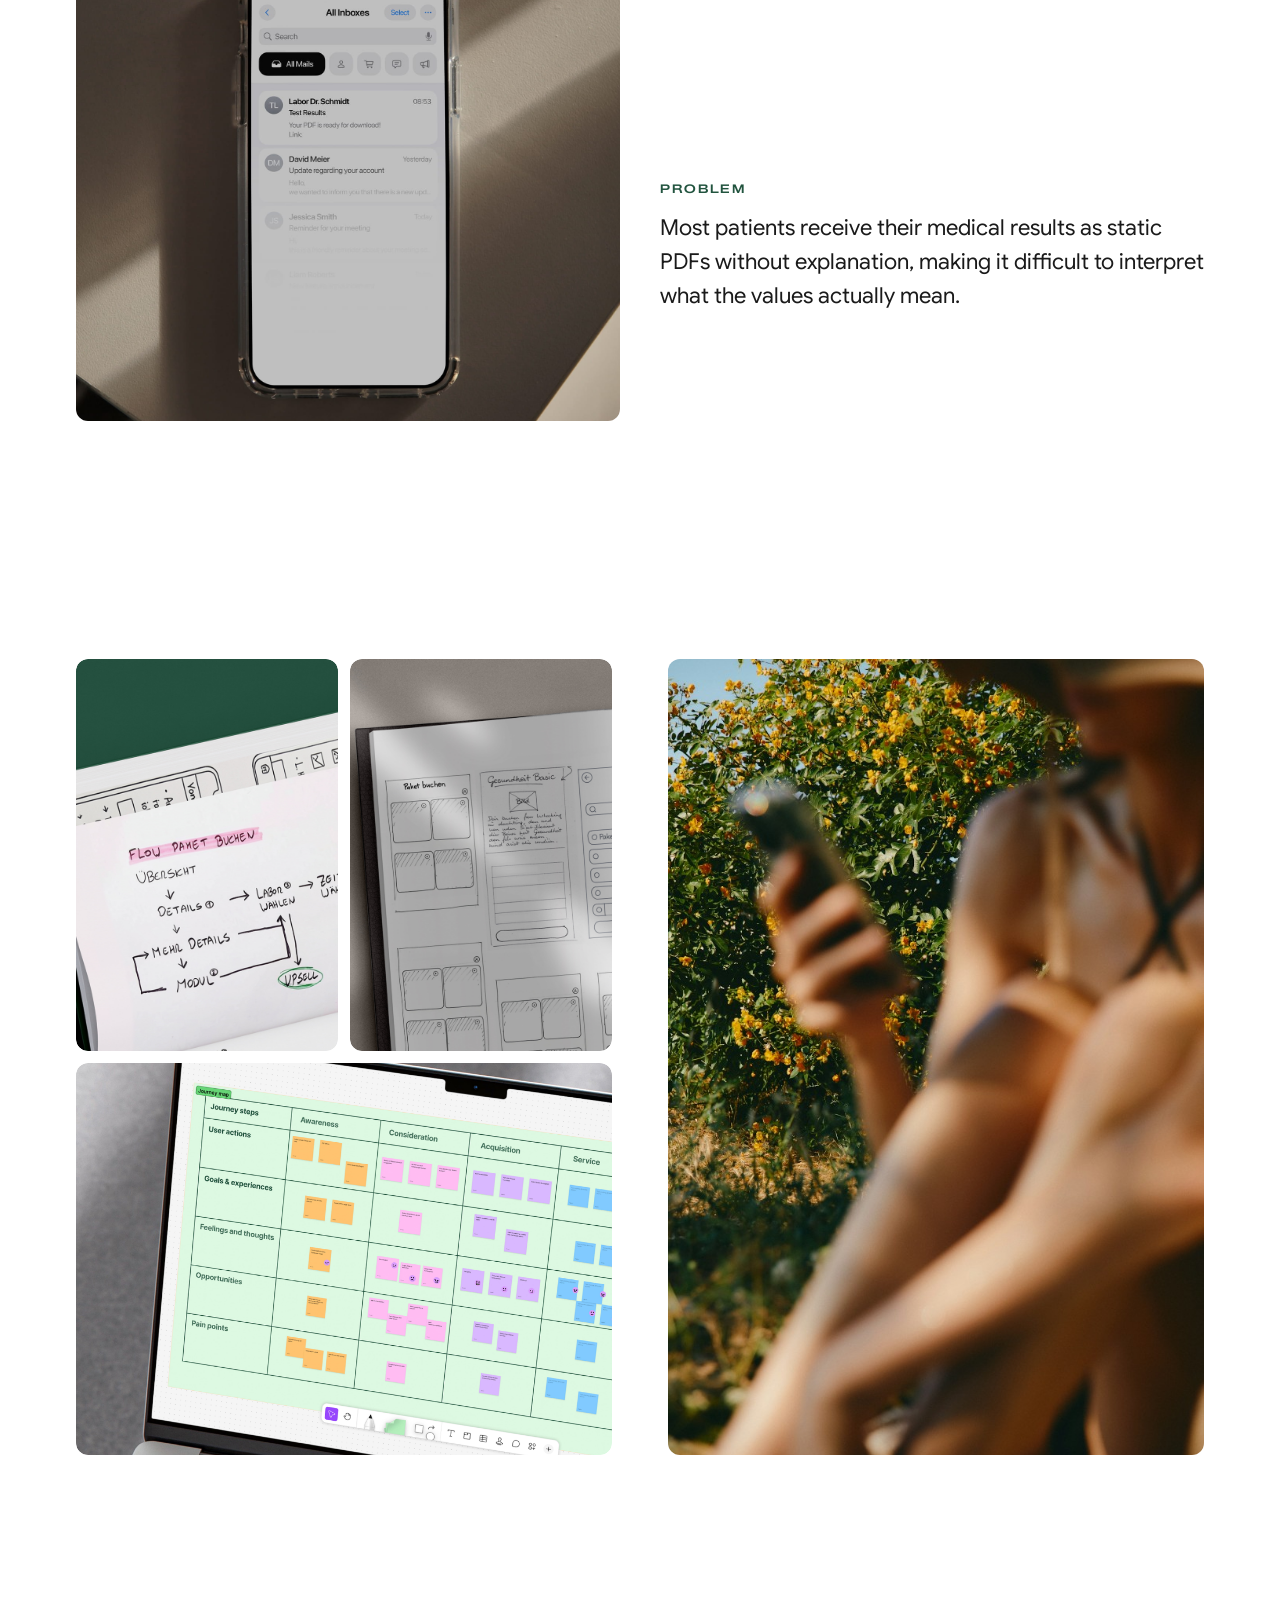
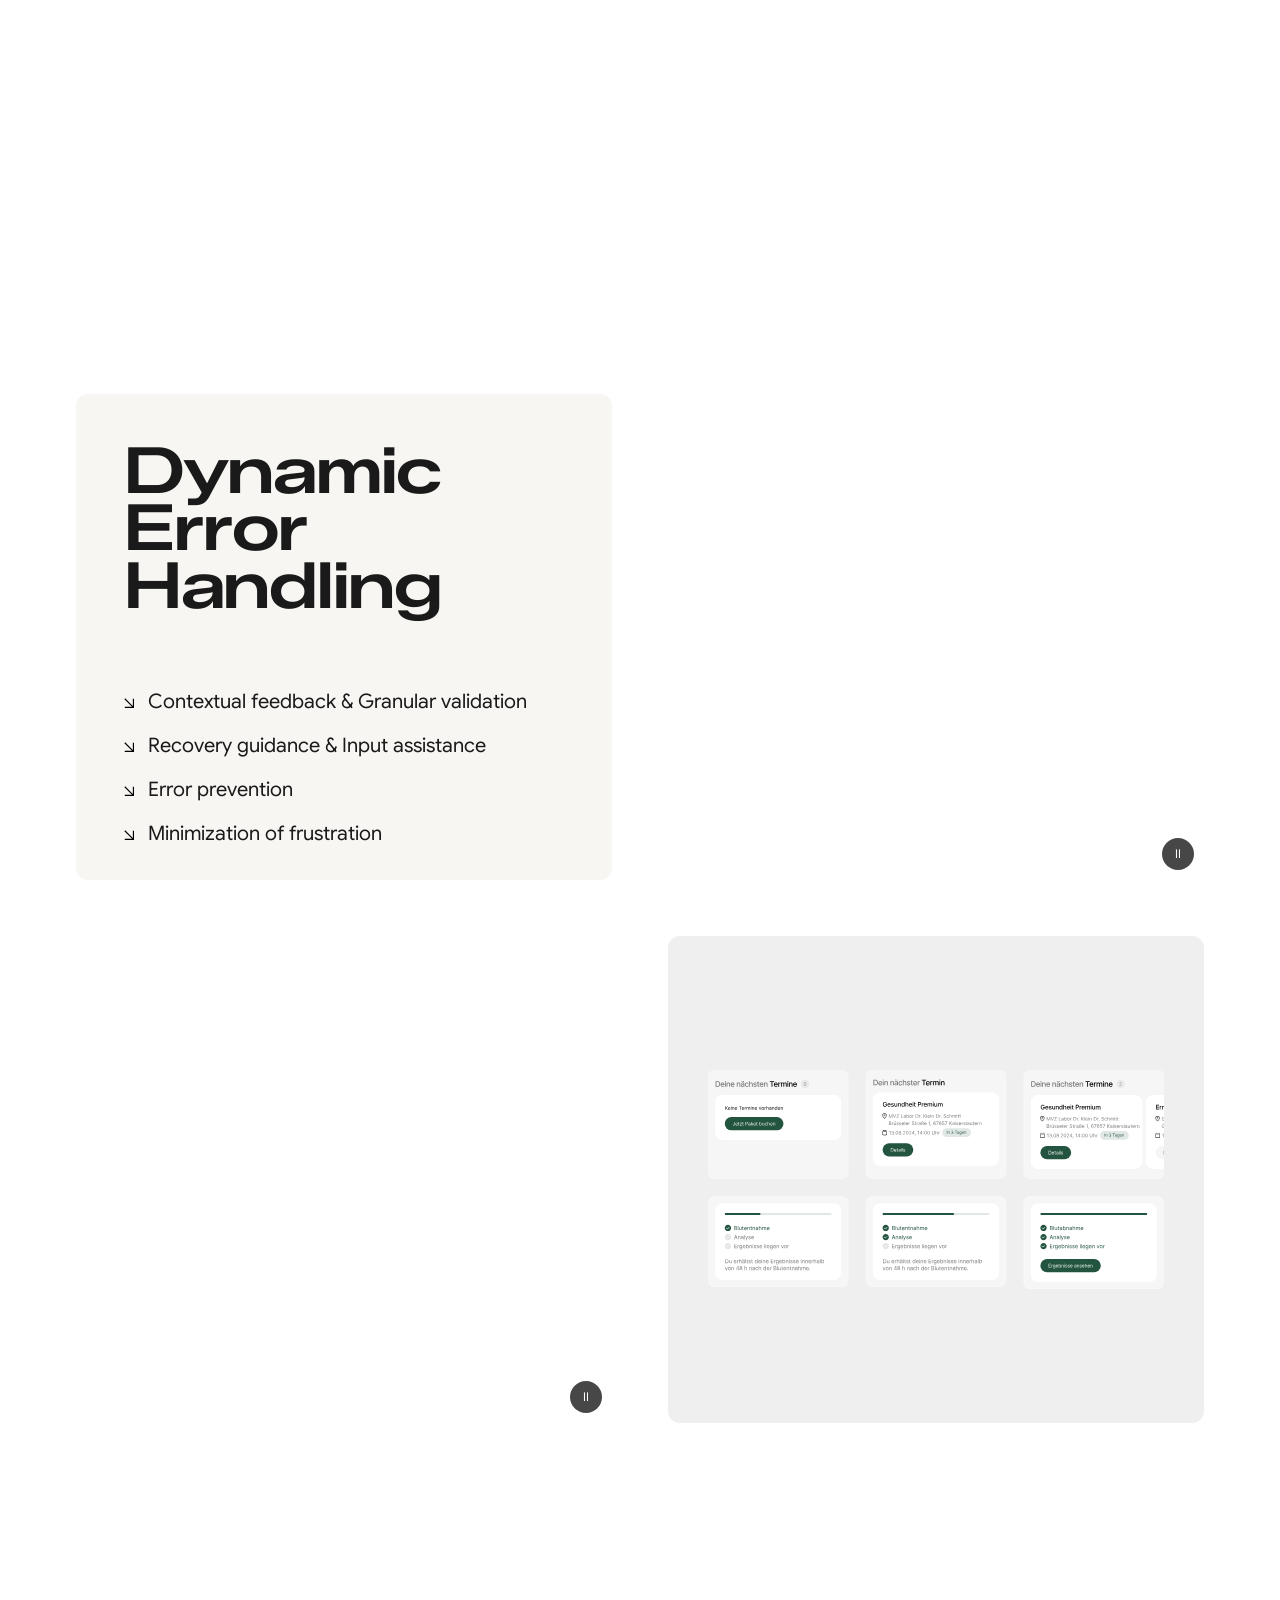
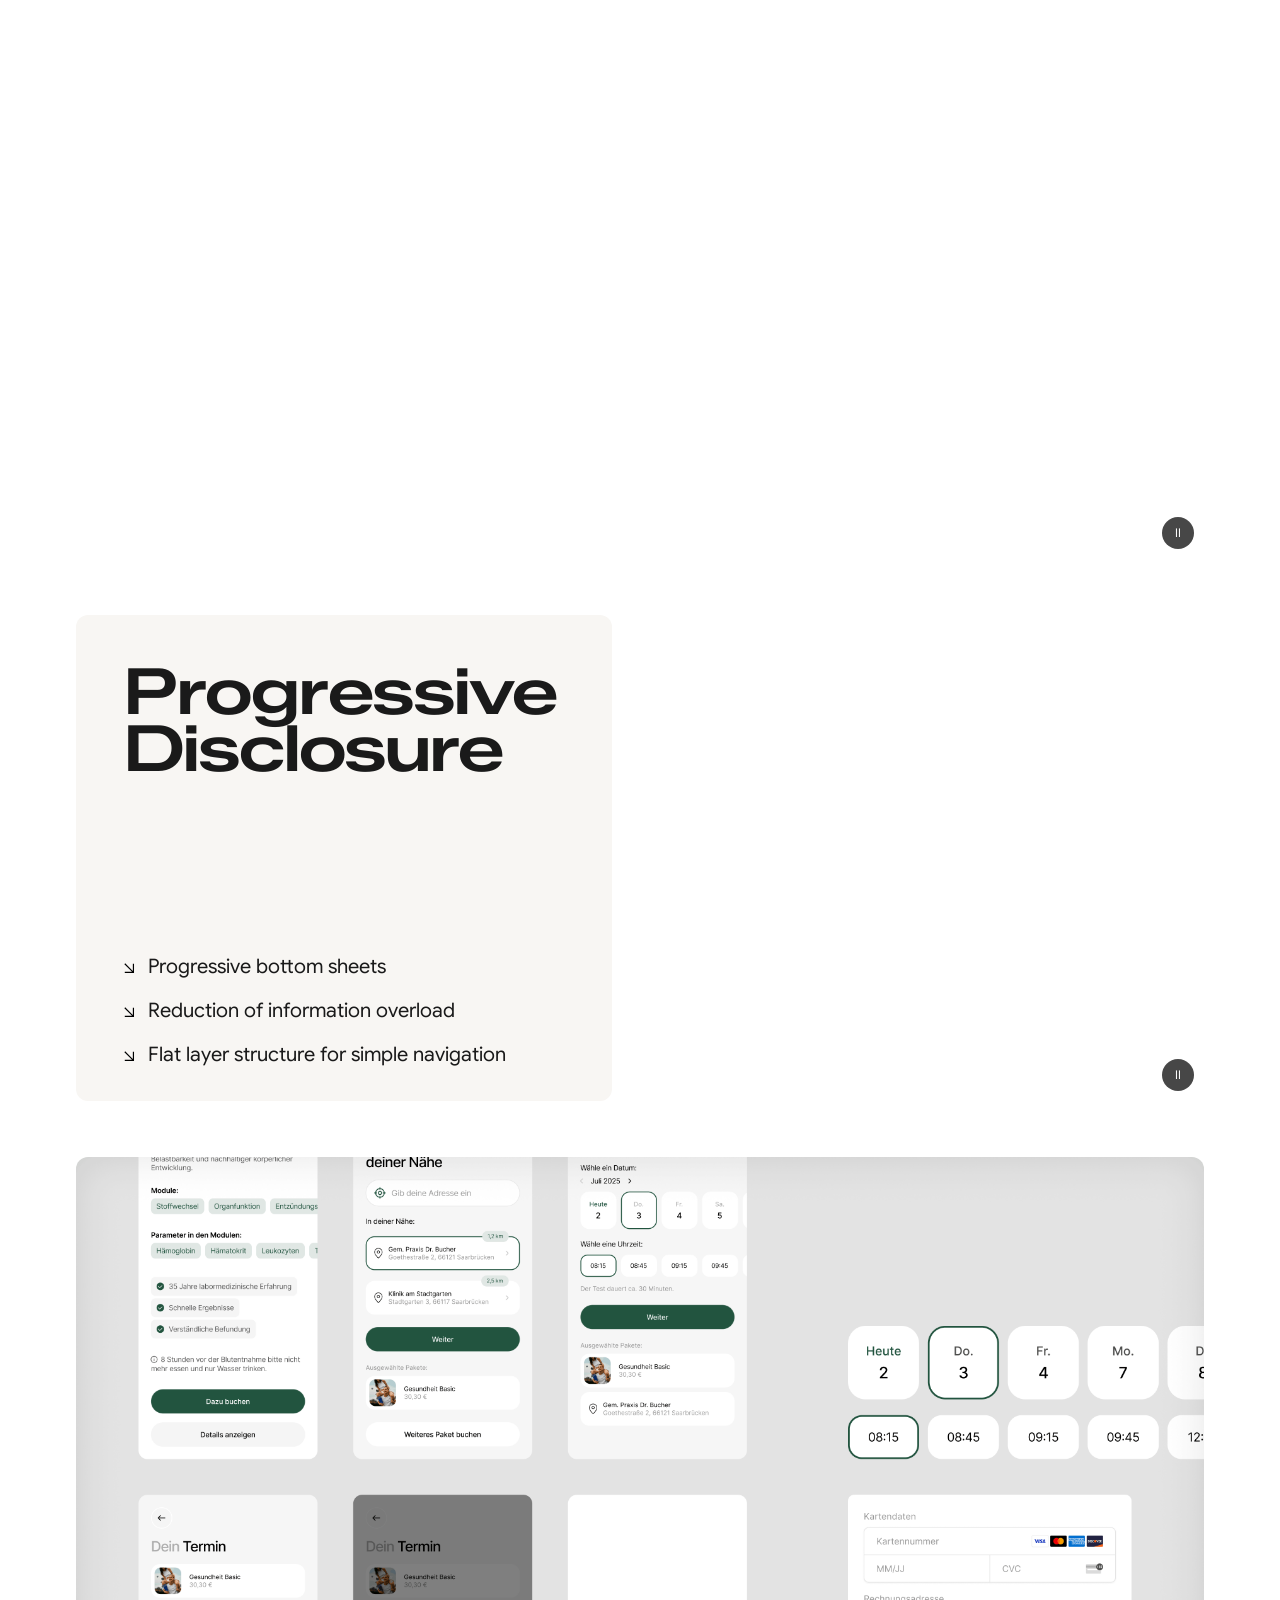
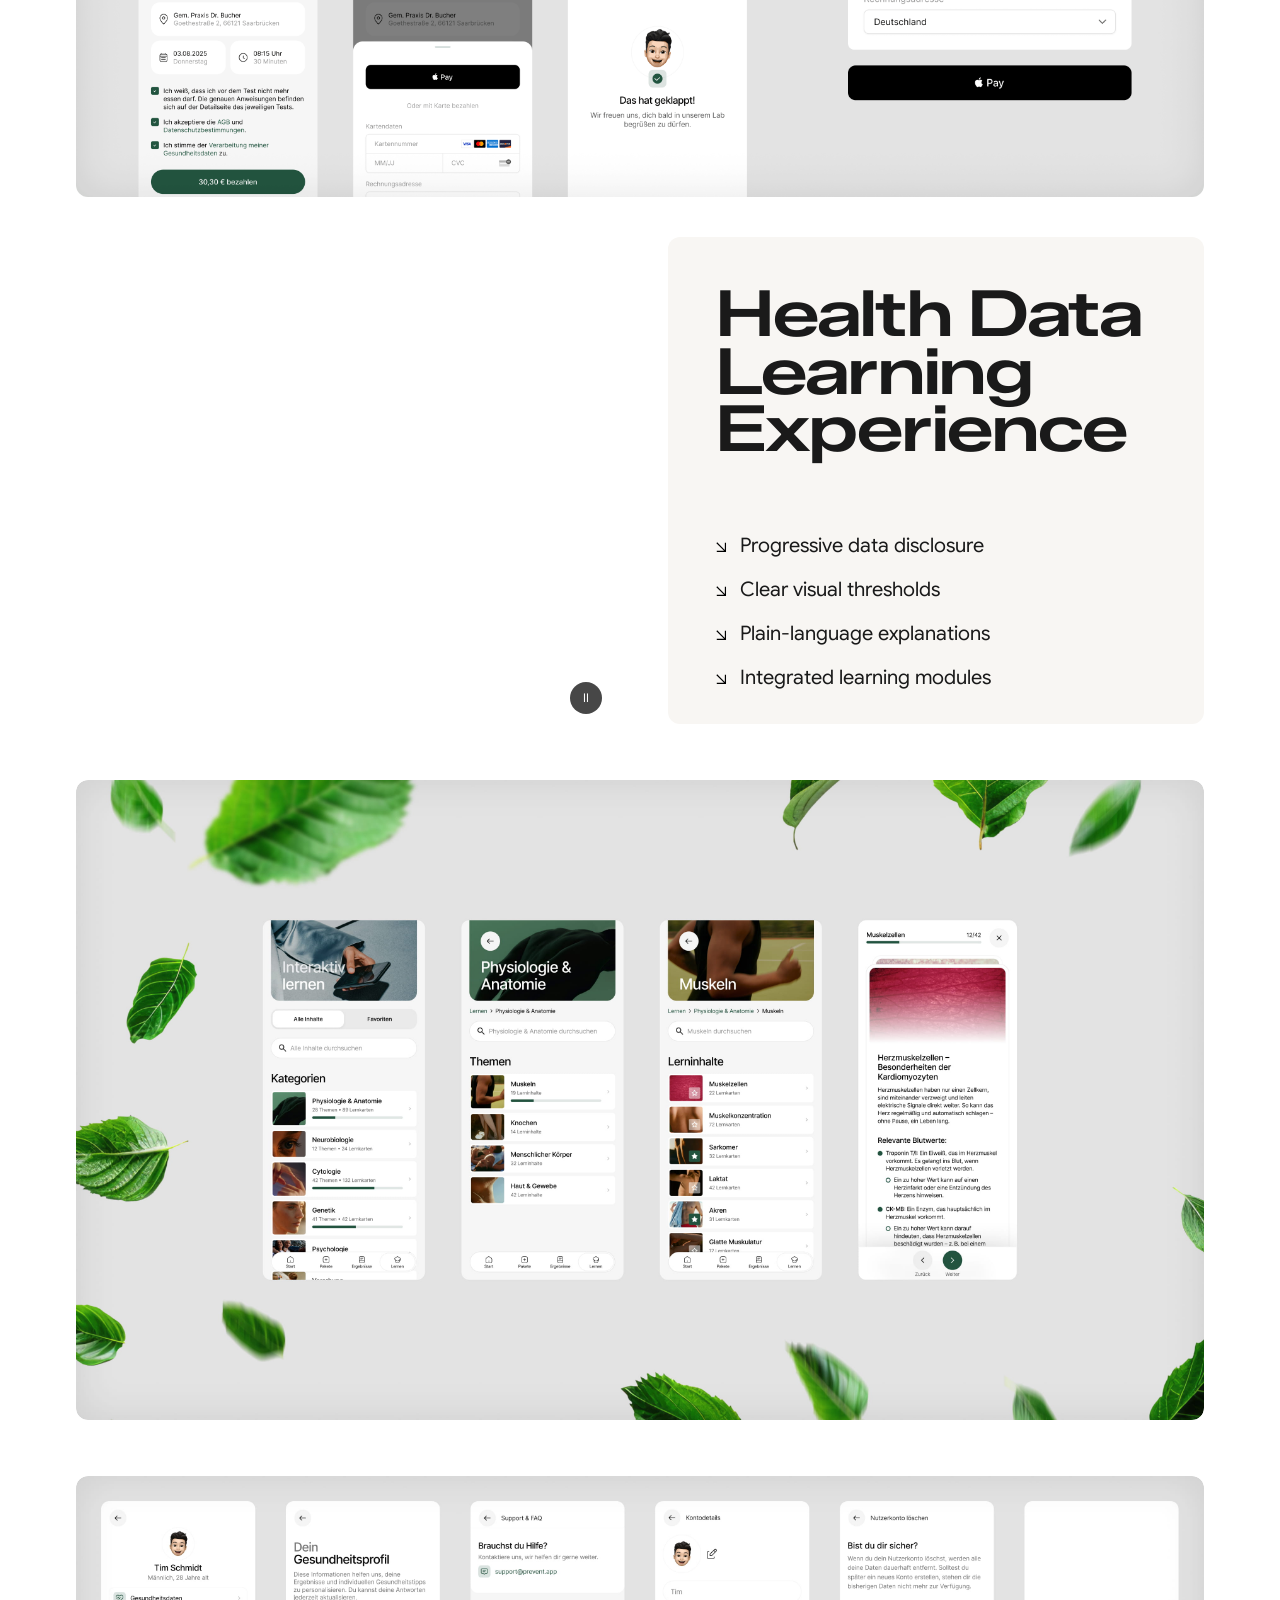
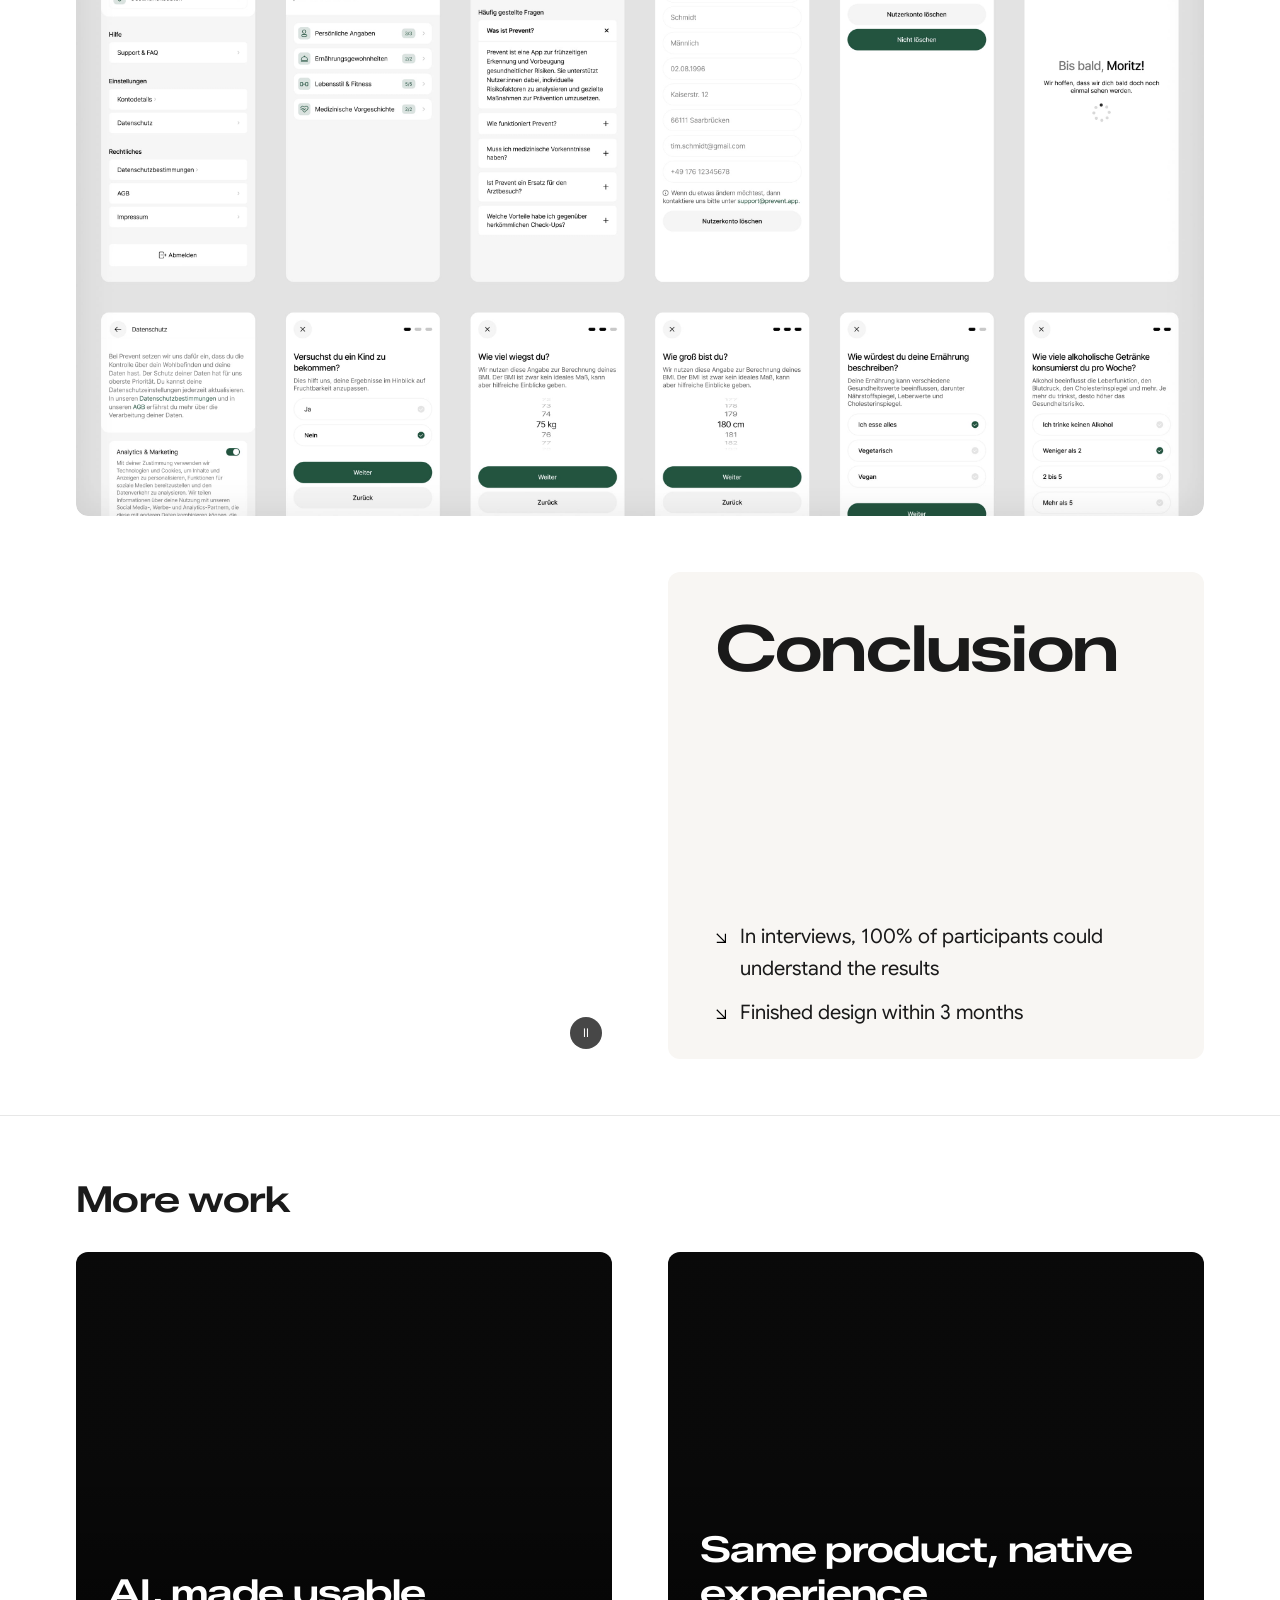
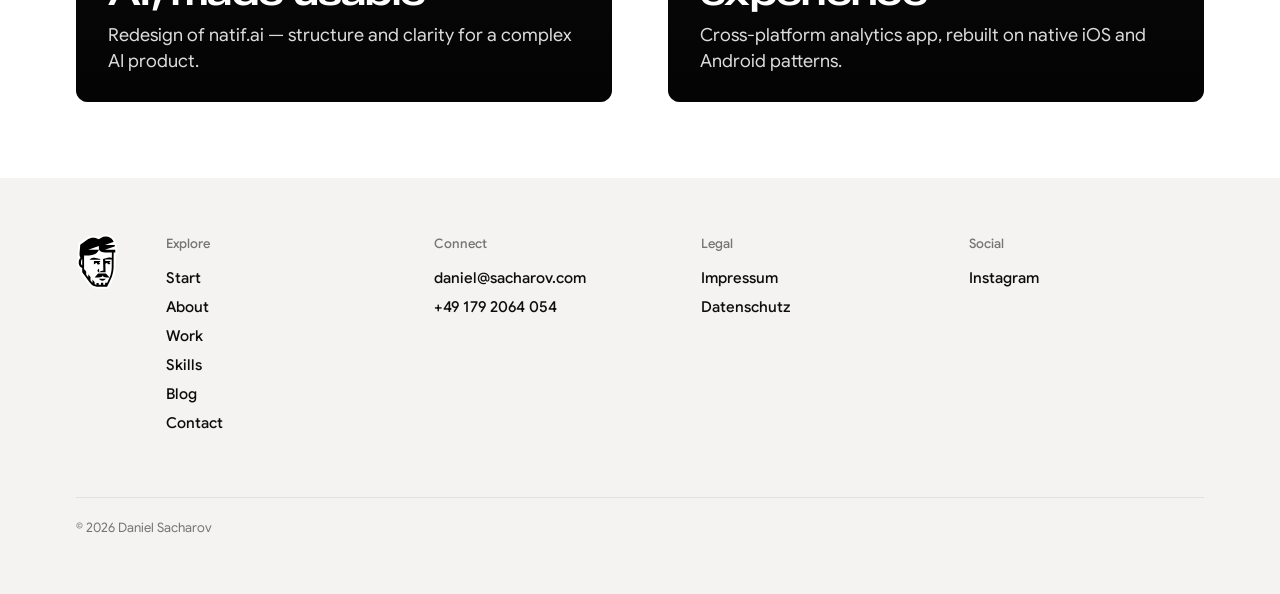
<file: prevent.html>
<!DOCTYPE html>
<html lang="de" class="no-js">
<head>
    <meta charset="UTF-8">
    <base href="./">
    <meta name="viewport" content="width=device-width, initial-scale=1.0">
    <title>Results into action — Prevent Health App | Daniel Sacharov</title>
    <meta name="description" content="Case Study Prevent Health App: Bluttestergebnisse verständlich und nutzbar machen. UX Research, UX/UI Design und digitale Patient:innen-Experience – Portfolio von Daniel Sacharov.">
    <meta name="keywords" content="Prevent Health App, UX Case Study, UI Design, Digital Health, Bluttest App, Gesundheitsapp, UX Research, Daniel Sacharov">
    <meta name="author" content="Daniel Sacharov">
    <meta name="robots" content="index, follow, max-image-preview:large">
    <link rel="canonical" href="https://www.sacharov.com/prevent.html">
    <link rel="alternate" hreflang="de" href="https://www.sacharov.com/prevent.html">
    <link rel="alternate" hreflang="x-default" href="https://www.sacharov.com/prevent.html">
    <meta property="og:type" content="article">
    <meta property="og:title" content="Prevent Health App – UX/UI Case Study | Daniel Sacharov">
    <meta property="og:description" content="Wie statische Labor-PDFs in eine verständliche, handlungsorientierte Health-App überführt werden – Research, Konzept und UI.">
    <meta property="og:url" content="https://www.sacharov.com/prevent.html">
    <meta property="og:site_name" content="Daniel Sacharov – UX/UI Designer">
    <meta property="og:locale" content="de_DE">
    <meta property="og:locale:alternate" content="en_US">
    <meta property="og:image" content="https://www.sacharov.com/assets/projects/prevent/health_app_booking_screens.png">
    <meta property="og:image:width" content="2400">
    <meta property="og:image:height" content="1350">
    <meta property="og:image:alt" content="Prevent Health App – Buchungsflow und UI-Mockups">
    <meta name="twitter:card" content="summary_large_image">
    <meta name="twitter:title" content="Prevent Health App – Case Study | Daniel Sacharov">
    <meta name="twitter:description" content="UX/UI Case Study: Bluttestergebnisse verständlich machen – Research, Konzept und Umsetzung der Prevent Health App.">
    <meta name="twitter:image" content="https://www.sacharov.com/assets/projects/prevent/health_app_booking_screens.png">
    <meta name="twitter:image:alt" content="Prevent Health App – Buchungsflow und UI-Mockups">
    <script type="application/ld+json">
    {
      "@context": "https://schema.org",
      "@graph": [
        {
          "@type": "WebSite",
          "@id": "https://www.sacharov.com/#website",
          "url": "https://www.sacharov.com",
          "name": "Daniel Sacharov – UX/UI Designer"
        },
        {
          "@type": "WebPage",
          "@id": "https://www.sacharov.com/prevent.html#webpage",
          "url": "https://www.sacharov.com/prevent.html",
          "name": "Prevent Health App – Case Study | Daniel Sacharov",
          "description": "Case Study Prevent Health App: Bluttestergebnisse verständlich und nutzbar machen. UX Research, UX/UI Design und digitale Patient:innen-Experience.",
          "inLanguage": "de",
          "isPartOf": { "@id": "https://www.sacharov.com/#website" },
          "primaryImageOfPage": {
            "@type": "ImageObject",
            "url": "https://www.sacharov.com/assets/projects/prevent/health_app_booking_screens.png",
            "width": 2400,
            "height": 1350
          },
          "mainEntity": { "@id": "https://www.sacharov.com/prevent.html#project" },
          "breadcrumb": { "@id": "https://www.sacharov.com/prevent.html#breadcrumb" }
        },
        {
          "@type": "CreativeWork",
          "@id": "https://www.sacharov.com/prevent.html#project",
          "name": "Prevent Health App",
          "headline": "Prevent Health App – digitale Gesundheit und verständliche Bluttestergebnisse",
          "description": "UX Research, Konzept und UI Design für eine App, die Laborwerte erklärt und Nutzer:innen in den Alltag begleitet.",
          "author": { "@id": "https://www.sacharov.com/#person" },
          "image": "https://www.sacharov.com/assets/projects/prevent/health_app_booking_screens.png",
          "genre": "Design case study",
          "keywords": "UX Research, UX Design, UI Design, Digital Health, Blood test results, Patient experience"
        },
        {
          "@type": "Person",
          "@id": "https://www.sacharov.com/#person",
          "name": "Daniel Sacharov",
          "url": "https://www.sacharov.com",
          "jobTitle": "UX/UI Designer",
          "sameAs": ["https://www.linkedin.com/in/sacharov/"]
        },
        {
          "@type": "BreadcrumbList",
          "@id": "https://www.sacharov.com/prevent.html#breadcrumb",
          "itemListElement": [
            {
              "@type": "ListItem",
              "position": 1,
              "name": "Start",
              "item": "https://www.sacharov.com/"
            },
            {
              "@type": "ListItem",
              "position": 2,
              "name": "Prevent Health App",
              "item": "https://www.sacharov.com/prevent.html"
            }
          ]
        }
      ]
    }
    </script>
    <link rel="icon" type="image/png" sizes="16x16" href="assets/favicon-16x16.png">
    <link rel="icon" type="image/png" sizes="32x32" href="assets/favicon-32x32.png">
    <link rel="icon" type="image/png" sizes="32x32" href="assets/favicon-32x32-1.png">

    <link rel="preconnect" href="https://fonts.googleapis.com">
    <link rel="preconnect" href="https://fonts.gstatic.com" crossorigin>
    <link href="https://fonts.googleapis.com/css2?family=Inter:wght@200;300;500&display=swap" rel="stylesheet">
    <link rel="stylesheet" href="css/style.css">
    <link rel="stylesheet" href="css/custom.css?v=20260907-phone">
    <link rel="stylesheet" href="css/nerdstack-footer.css?v=20260827-f">
    <script async src="https://plausible.io/js/pa--3S-kQAgYRJ7SBbwj0ShH.js"></script>
    <script>
      window.plausible=window.plausible||function(){(plausible.q=plausible.q||[]).push(arguments)},plausible.init=plausible.init||function(i){plausible.o=i||{}};
      plausible.init()
    </script>
    <script src="js/vendor/gsap.min.js"></script>
    <script src="js/vendor/ScrollTrigger.min.js"></script>
</head>
<body class="page-prevent-health page-prevent page-transition-enter">
    <script src="js/page-transition.js?v=20260831-hash2"></script>
    <div class="container" id="main-container">
        <div class="wrapper">
            <div class="main-content main-content--case">
                <div class="header-wrapper header-wrapper--home">
                    <div class="logo logo--home">
                        <a href="/"><img id="logo-img-prevent" src="images/logo-normal.svg" alt="Daniel Sacharov Logo"></a>
                        <span class="logo-tooltip" id="logo-tooltip-prevent">To Homepage</span>
                    </div>
                                        <div class="header__navs">
                    <nav class="header__nav header__nav--left" aria-label="Main">
<a data-elastic-pulse-btn="" href="/" class="elastic-pulse-btn-navi">
                            <div data-elastic-pulse-target="" class="elastic-pulse-btn-navi__content">
                                <span class="elastic-pulse-btn-navi__span">Start</span>
                            </div>
                        </a>
<a data-elastic-pulse-btn="" href="#" class="elastic-pulse-btn-navi navi-coming-soon">
                            <div data-elastic-pulse-target="" class="elastic-pulse-btn-navi__content">
                                <span class="elastic-pulse-btn-navi__span">About</span>
                            </div>
                            <span class="navi-tooltip">Coming Soon</span>
                        </a>
<a data-elastic-pulse-btn="" href="/#success-stories" class="elastic-pulse-btn-navi">
                            <div data-elastic-pulse-target="" class="elastic-pulse-btn-navi__content">
                                <span class="elastic-pulse-btn-navi__span">Work</span>
                            </div>
                        </a>
                    </nav>
                    <nav class="header__nav header__nav--right" aria-label="More">
<a data-elastic-pulse-btn="" href="#" class="elastic-pulse-btn-navi navi-coming-soon">
                            <div data-elastic-pulse-target="" class="elastic-pulse-btn-navi__content">
                                <span class="elastic-pulse-btn-navi__span">Skills</span>
                            </div>
                            <span class="navi-tooltip">Coming Soon</span>
                        </a>
<a data-elastic-pulse-btn="" href="#" class="elastic-pulse-btn-navi navi-coming-soon">
                            <div data-elastic-pulse-target="" class="elastic-pulse-btn-navi__content">
                                <span class="elastic-pulse-btn-navi__span">Blog</span>
                            </div>
                            <span class="navi-tooltip">Coming Soon</span>
                        </a>
<a data-elastic-pulse-btn="" href="mailto:daniel@sacharov.com" class="elastic-pulse-btn-navi">
                            <div data-elastic-pulse-target="" class="elastic-pulse-btn-navi__content">
                                <span class="elastic-pulse-btn-navi__span">Contact</span>
                            </div>
                        </a>
                    </nav>
                    </div>
                </div>

                <section class="prevent-hero">
                    <div class="prevent-hero__video-wrap">
                        <video class="prevent-hero__video" autoplay muted loop playsinline aria-hidden="true">
                            <source src="assets/projects/prevent/smartphone.mp4" type="video/mp4">
                        </video>
                        <div class="prevent-hero__overlay"></div>
                    </div>
                    <div class="prevent-hero__content">
                        <h1 class="hero-title prevent-hero__title" style="opacity: 0;">Results into action</h1>
                        <div class="prevent-hero__text slide-up" style="animation-delay: 1.4s; opacity: 0;">
                            <p class="hero-subtitle">From static lab results to clear next steps</p>
                        </div>
                        <div class="prevent-hero__tags slide-up" style="animation-delay: 1.6s; opacity: 0;">
                            <span class="prevent-hero__tag">UX Research</span>
                            <span class="prevent-hero__tag">UX Design</span>
                            <span class="prevent-hero__tag">UI Design</span>
                        </div>
                    </div>
                </section>
            </div>
        </div>

        <nav class="case-crumbs" aria-label="Breadcrumb">
            <ol>
                <li><a href="/">Start</a></li>
                <li aria-current="page">Results into action</li>
            </ol>
        </nav>

        <section class="prevent-context prevent-context--first prevent-reveal">
            <div class="prevent-context__grid">
                <div class="prevent-context__text">
                    <h2 class="prevent-context__title">Context</h2>
                    <ul class="prevent-context__list">
                        <li class="prevent-context__item">Germany ranks only <a href="https://www.bertelsmann-stiftung.de/de/themen/aktuelle-meldungen/2018/november/digitale-gesundheit-deutschland-hinkt-hinterher" target="_blank" rel="noopener noreferrer" class="prevent-context__link">16th out of 17 countries</a> in digital health.</li>
                        <li class="prevent-context__item">Patient involvement often ends with <a href="https://series.publisso.de/de/journals/gms/volume23/000337" target="_blank" rel="noopener noreferrer" class="prevent-context__link">receiving a PDF</a>.</li>
                        <li class="prevent-context__item">As a result, <a href="https://pmc.ncbi.nlm.nih.gov/articles/PMC11248737/" target="_blank" rel="noopener noreferrer" class="prevent-context__link">75.8%</a> struggle to understand and use digital health info.</li>
                    </ul>
                </div>
                <div class="prevent-context__illustration">
                    <video class="prevent-context__video" autoplay muted loop playsinline aria-hidden="true">
                        <source src="assets/projects/prevent/germany_digital_health.mp4" type="video/mp4">
                    </video>
                    <img class="prevent-context__graphic" src="assets/projects/prevent/patient_involvement.svg" alt="Grafik: Patientenbeteiligung und digitale Gesundheitsinformationen" width="800" height="800" loading="lazy">
                </div>
            </div>
        </section>

        <section class="prevent-hypothesis prevent-reveal">
            <div class="prevent-hypothesis__inner">
                <div class="prevent-hypothesis__grid">
                    <div class="prevent-hypothesis__col prevent-hypothesis__col--media">
                        <div class="prevent-hypothesis__media">
                            <img src="assets/projects/prevent/mail_app.jpg" alt="Medical results context" width="960" height="540" loading="lazy" class="prevent-hypothesis__media-img">
                            <p class="prevent-hypothesis__media-caption" data-hypothesis-caption aria-hidden="true">Competitive analysis reveals an existing problem: Even among competitors, the way results are presented fails to convince users. English translation: &quot;[...] I do not find the evaluation 100% understandable.&quot;</p>
                            <div class="prevent-hypothesis__tabs" role="tablist" aria-label="Problem, Hypothesis, Research">
                                <span class="prevent-hypothesis__tab-slider" aria-hidden="true"></span>
                                <button type="button" class="prevent-hypothesis__tab prevent-hypothesis__tab--active" data-hypothesis-tab="problem">Problem</button>
                                <button type="button" class="prevent-hypothesis__tab" data-hypothesis-tab="hypothesis">Hypothesis</button>
                                <button type="button" class="prevent-hypothesis__tab" data-hypothesis-tab="researchQuestion">Research Question</button>
                            </div>
                        </div>
                    </div>
                    <div class="prevent-hypothesis__col prevent-hypothesis__col--text">
                        <span class="prevent-hypothesis__label" data-hypothesis-label>Problem</span>
                        <p class="prevent-hypothesis__text" data-hypothesis-text-content>Most patients receive their medical results as static PDFs without explanation, making it difficult to interpret what the values actually mean.</p>
                    </div>
                </div>
            </div>
        </section>

        <section class="prevent-three-images prevent-reveal">
            <div class="prevent-three-images__grid">
                <div class="prevent-three-images__col prevent-three-images__col--bento">
                    <div class="prevent-bento">
                        <div class="prevent-bento__cell"><img src="assets/projects/prevent/user_flow.jpg" alt="Hand-drawn user flow – Paket buchen" width="400" height="300" loading="lazy"></div>
                        <div class="prevent-bento__cell"><img src="assets/projects/prevent/wireframes.jpg" alt="Wireframe – Paket buchen, Gesundheit Basic" width="400" height="300" loading="lazy"></div>
                        <div class="prevent-bento__cell prevent-bento__cell--wide"><img src="assets/projects/prevent/customer_journey_map.jpg" alt="Journey map – digital whiteboard" width="400" height="300" loading="lazy"></div>
                    </div>
                </div>
                <div class="prevent-three-images__col">
                    <img src="assets/projects/prevent/health_app_portfolio_bg.png" alt="Smartphone in nature – yellow flowers, blue sky" loading="lazy">
                </div>
            </div>
        </section>

        <section class="prevent-context prevent-context--idea prevent-reveal">
            <div class="prevent-context__grid">
                <div class="prevent-context__illustration">
                    <video class="prevent-context__video" autoplay muted loop playsinline aria-hidden="true">
                        <source src="assets/projects/prevent/nature.mp4" type="video/mp4">
                    </video>
                    <img class="prevent-context__graphic" src="assets/projects/prevent/patient_involvement_germany_digital_health.svg" alt="The Idea – Prevent responds to digital health gaps" width="800" height="800" loading="lazy">
                </div>
                <div class="prevent-context__text">
                    <h2 class="prevent-context__title">The Idea</h2>
                    <ul class="prevent-context__list">
                        <li class="prevent-context__item">Digitalization: Native app instead of paper/PDF—health data where users are</li>
                        <li class="prevent-context__item">Beyond PDF: Ongoing support: understand results, track changes, learn for everyday life</li>
                        <li class="prevent-context__item">Digital competence: Plain language, visuals, guided flows—lower the barrier for the 75.8%</li>
                    </ul>
                </div>
            </div>
        </section>

        <section class="prevent-mockup-section prevent-reveal">
            <h2 class="prevent-mockup-section__heading">The Implementation</h2>
            <div class="prevent-mockup-section__inner">
                <div class="prevent-mockup-section__mockup">
                    <div class="phone-mockup">
                    <div class="phone-mockup__frame">
                        <div class="phone-mockup__screen" id="prevent-screen-viewport">
                            <div class="prevent-screen prevent-screen--first">
                                <div class="prevent-screen__bg" role="img" aria-label="Naturhintergrund mit Gras"></div>
                                <div class="prevent-screen__overlay"></div>
                                <div class="prevent-screen__inner">
                                    <div class="prevent-screen__top">
                                        <img src="assets/projects/prevent/logo.svg" alt="Prevent" class="prevent-screen__logo" width="101" height="57" loading="lazy">
                                    </div>
                                    <div class="prevent-screen__title-block">
                                        <span class="prevent-screen__title">Verstehen, <span class="prevent-screen__title--muted">was in dir steckt</span></span>
                                    </div>
                                    <div class="prevent-screen__actions">
                                        <span class="prevent-screen__btn">Registrieren</span>
                                        <span class="prevent-screen__login">Login</span>
                                    </div>
                                </div>
                            </div>
                            <div class="prevent-screen prevent-screen--left prevent-screen--second" id="prevent-screen-2">
                                <div class="prevent-screen__bg prevent-screen__bg--2" role="img" aria-label="Blauer Himmel mit zwei Händen"></div>
                                <div class="prevent-screen__overlay"></div>
                                <div class="prevent-screen__inner prevent-screen__inner--left">
                                    <div class="prevent-screen__top"></div>
                                    <div class="prevent-screen__title-block prevent-screen__title-block--left">
                                        <h2 class="prevent-screen__headline"><span class="prevent-screen__headline--muted">In deiner</span><br>Nähe</h2>
                                        <p class="prevent-screen__subtitle">Bluttests an vielen Standorten in ganz Deutschland</p>
                                    </div>
                                    <div class="prevent-screen__swipe-hint" aria-hidden="true"></div>
                                    <div class="prevent-screen__pagination">
                                        <span class="prevent-screen__dot prevent-screen__dot--active" aria-current="true"></span>
                                        <span class="prevent-screen__dot"></span>
                                        <span class="prevent-screen__dot"></span>
                                        <span class="prevent-screen__dot"></span>
                                    </div>
                                </div>
                            </div>
                            <div class="prevent-screen prevent-screen--left prevent-screen--third" id="prevent-screen-3">
                                <div class="prevent-screen__bg prevent-screen__bg--3" role="img" aria-label="Onboarding Blutwerte"></div>
                                <div class="prevent-screen__overlay"></div>
                                <div class="prevent-screen__inner prevent-screen__inner--left">
                                    <div class="prevent-screen__top"></div>
                                    <div class="prevent-screen__title-block prevent-screen__title-block--left">
                                        <h2 class="prevent-screen__headline"><span class="prevent-screen__headline--muted">Blutwerte</span><br>verstehen</h2>
                                        <p class="prevent-screen__subtitle">Komplexe Laborwerte einfach erklärt – verständlich und visuell</p>
                                    </div>
                                    <div class="prevent-screen__pagination">
                                        <span class="prevent-screen__dot"></span>
                                        <span class="prevent-screen__dot prevent-screen__dot--active" aria-current="true"></span>
                                        <span class="prevent-screen__dot"></span>
                                        <span class="prevent-screen__dot"></span>
                                    </div>
                                </div>
                            </div>
                            <div class="prevent-screen prevent-screen--left prevent-screen--fourth" id="prevent-screen-4">
                                <div class="prevent-screen__bg prevent-screen__bg--4" role="img" aria-label="Smartphone in den Händen"></div>
                                <div class="prevent-screen__overlay"></div>
                                <div class="prevent-screen__inner prevent-screen__inner--left">
                                    <div class="prevent-screen__top"></div>
                                    <div class="prevent-screen__title-block prevent-screen__title-block--left">
                                        <h2 class="prevent-screen__headline"><span class="prevent-screen__headline--muted">Kontinuierlich</span><br>lernen</h2>
                                        <p class="prevent-screen__subtitle">Erhalte medizinisches Wissen zu deinen Werten</p>
                                    </div>
                                    <div class="prevent-screen__pagination">
                                        <span class="prevent-screen__dot"></span>
                                        <span class="prevent-screen__dot"></span>
                                        <span class="prevent-screen__dot prevent-screen__dot--active" aria-current="true"></span>
                                        <span class="prevent-screen__dot"></span>
                                    </div>
                                </div>
                            </div>
                            <div class="prevent-screen prevent-screen--form prevent-screen--fifth" id="prevent-screen-5">
                                <div class="prevent-screen__form-bg"></div>
                                <div class="prevent-screen__inner prevent-screen__inner--form">
                                    <button type="button" class="prevent-form__back" aria-label="Zurück"><img src="assets/projects/prevent/back_icon.svg" alt="" class="prevent-form__back-icon" width="12" height="10"></button>
                                    <div class="prevent-form__title-block">
                                        <h2 class="prevent-form__headline"><span class="prevent-form__headline--muted">Verrate uns deine</span><br>Telefonnummer</h2>
                                        <p class="prevent-form__desc">Zur Bestätigung deiner Identität. Wir verwenden sie nur für Termine und wichtige Infos, kein Spam. Versprochen!</p>
                                    </div>
                                    <div class="prevent-form__field">
                                        <span class="prevent-form__country">
                                            <span class="prevent-form__flag-wrap"><img src="assets/projects/prevent/flag.svg" alt="" class="prevent-form__flag" width="28" height="28"></span>
                                            <span>+49</span>
                                        </span>
                                        <span class="prevent-form__input-placeholder">Telefonnummer</span>
                                    </div>
                                    <button type="button" class="prevent-form__submit">Bestätigungscode senden</button>
                                    <p class="prevent-form__link-line">Hast du bereits ein Konto? <a href="#" class="prevent-form__link">Anmelden</a></p>
                                    <a href="#" class="prevent-form__link prevent-form__link--block">Stattdessen E-Mail-Adresse verwenden</a>
                                </div>
                        </div>
                    </div>
                </div>
                </div>
                <button type="button" class="prevent-project__reload" id="prevent-reload" aria-label="Back to first screen">
                    <span class="navi-tooltip-subpage">Back to first screen</span>
                    <svg class="prevent-project__reload-icon" width="20" height="20" viewBox="0 0 800 800" fill="none" xmlns="http://www.w3.org/2000/svg">
                        <g clip-path="url(#reload-clip)">
                            <path d="M133.334 433.333C133.334 580.61 252.725 700 400.001 700C547.277 700 666.667 580.61 666.667 433.333C666.667 286.057 547.277 166.667 400.001 166.667C348.024 166.667 299.523 181.536 258.515 207.254" stroke="currentColor" stroke-width="66.6667" stroke-linecap="round"/>
                            <path d="M307.946 63.265L249.951 194.639C242.516 211.48 250.142 231.16 266.984 238.595L398.359 296.589" stroke="currentColor" stroke-width="66.6667" stroke-linecap="round"/>
                        </g>
                        <defs>
                            <clipPath id="reload-clip">
                                <rect width="800" height="800" fill="white"/>
                            </clipPath>
                        </defs>
                    </svg>
                </button>
                </div>
                <div class="prevent-mockup-section__text">
                    <h2 class="prevent-mockup-section__title">Onboarding</h2>
                    <ul class="prevent-context__list">
                        <li class="prevent-context__item">Feature education before signup: value proposition communication</li>
                        <li class="prevent-context__item">Progressive disclosure: cognitive load reduction</li>
                        <li class="prevent-context__item">Trust messaging: reduced signup friction</li>
                        <li class="prevent-context__item">Alternative paths: increased signup flexibility</li>
                    </ul>
                </div>
            </div>
        </section>

        <section class="prevent-fullwidth-section prevent-fullwidth-section--graphic prevent-reveal" aria-hidden="true">
            <img src="assets/projects/prevent/app_screens.svg" alt="Prevent Health App: Übersicht der App-Bildschirme und UI" class="prevent-fullwidth-section__img" width="3580" height="2032" loading="lazy">
        </section>

        <section class="prevent-context prevent-context--video-only prevent-reveal">
            <div class="prevent-context__grid">
                <div class="prevent-context__text">
                    <h2 class="prevent-context__title">Dynamic Error Handling</h2>
                    <ul class="prevent-context__list">
                        <li class="prevent-context__item">Contextual feedback & Granular validation</li>
                        <li class="prevent-context__item">Recovery guidance & Input assistance</li>
                        <li class="prevent-context__item">Error prevention</li>
                        <li class="prevent-context__item">Minimization of frustration</li>
                    </ul>
                </div>
                <div class="prevent-context__illustration">
                    <video class="prevent-context__video" autoplay muted loop playsinline aria-hidden="true">
                        <source src="assets/projects/prevent/error_states.mp4" type="video/mp4">
                    </video>
                </div>
            </div>
        </section>

        <section class="prevent-context prevent-context--two-videos prevent-reveal">
            <div class="prevent-context__grid prevent-context__grid--two-videos">
                <div class="prevent-context__illustration">
                    <video class="prevent-context__video" autoplay muted loop playsinline aria-hidden="true">
                        <source src="assets/projects/prevent/app_dashboard.mp4" type="video/mp4">
                    </video>
                </div>
                <div class="prevent-context__text prevent-context__text--graphic-box">
                    <img src="assets/projects/prevent/app_component_states.svg" alt="UI-Komponenten und Zustände der Prevent App" width="800" height="800" loading="lazy">
                </div>
            </div>
        </section>

        <section class="prevent-context prevent-context--video-span-two prevent-reveal">
            <div class="prevent-context__grid prevent-context__grid--video-span-two">
                <div class="prevent-context__illustration prevent-context__illustration--span-two">
                    <video class="prevent-context__video" autoplay muted loop playsinline aria-hidden="true">
                        <source src="assets/projects/prevent/app_dashboard_screens.mp4" type="video/mp4">
                    </video>
                </div>
            </div>
        </section>

        <section class="prevent-context prevent-context--video-only prevent-reveal">
            <div class="prevent-context__grid">
                <div class="prevent-context__text">
                    <h2 class="prevent-context__title">Progressive Disclosure</h2>
                    <ul class="prevent-context__list">
                        <li class="prevent-context__item">Progressive bottom sheets</li>
                        <li class="prevent-context__item">Reduction of information overload</li>
                        <li class="prevent-context__item">Flat layer structure for simple navigation</li>
                    </ul>
                </div>
                <div class="prevent-context__illustration">
                    <video class="prevent-context__video" autoplay muted loop playsinline aria-hidden="true">
                        <source src="assets/projects/prevent/health_app_package_booking.mp4" type="video/mp4">
                    </video>
                </div>
            </div>
        </section>

        <section class="prevent-fullwidth-section prevent-fullwidth-section--graphic prevent-reveal">
            <img src="assets/projects/prevent/health_app_booking_screens.png" alt="Prevent app – Buchungsflow und UI-Mockups" class="prevent-fullwidth-section__img" width="2400" height="1350" loading="lazy">
        </section>

        <section class="prevent-context prevent-context--video-only prevent-reveal">
            <div class="prevent-context__grid">
                <div class="prevent-context__illustration">
                    <video class="prevent-context__video" autoplay muted loop playsinline aria-hidden="true">
                        <source src="assets/projects/prevent/bluttest_ergebnisse.mp4" type="video/mp4">
                    </video>
                </div>
                <div class="prevent-context__text">
                    <h2 class="prevent-context__title">Health Data Learning Experience</h2>
                    <ul class="prevent-context__list">
                        <li class="prevent-context__item">Progressive data disclosure</li>
                        <li class="prevent-context__item">Clear visual thresholds</li>
                        <li class="prevent-context__item">Plain-language explanations</li>
                        <li class="prevent-context__item">Integrated learning modules</li>
                    </ul>
                </div>
            </div>
        </section>

        <section class="prevent-context prevent-reveal" aria-label="Profile, support, and onboarding">
            <div class="prevent-context__grid prevent-context__grid--image-span-two">
                <div class="prevent-context__image-span">
                    <img src="assets/projects/prevent/digital_health_learning_app.jpg" alt="Prevent – Profile, health data, support, privacy, and onboarding screens" class="prevent-context__span-img" width="3580" height="2032" loading="lazy">
                </div>
            </div>
        </section>

        <section class="prevent-context prevent-reveal" aria-label="Learning flows and content">
            <div class="prevent-context__grid prevent-context__grid--image-span-two">
                <div class="prevent-context__image-span">
                    <img src="assets/projects/prevent/app_einstellungen.jpg" alt="Prevent – Interactive learning: categories, topics, modules, and blood-value context" class="prevent-context__span-img" width="3580" height="2032" loading="lazy">
                </div>
            </div>
        </section>

        <section class="prevent-context prevent-context--video-only prevent-context--text-top prevent-reveal">
            <div class="prevent-context__grid">
                <div class="prevent-context__illustration">
                    <video class="prevent-context__video" autoplay muted loop playsinline aria-hidden="true">
                        <source src="assets/projects/prevent/wald_joggen.mp4" type="video/mp4">
                    </video>
                </div>
                <div class="prevent-context__text">
                    <h2 class="prevent-context__title">Conclusion</h2>
                    <ul class="prevent-context__list">
                        <li class="prevent-context__item">In interviews, 100% of participants could understand the results</li>
                        <li class="prevent-context__item">Finished design within 3 months</li>
                    </ul>
                </div>
            </div>
        </section>

        <section class="case-next" aria-label="More work">
            <h2 class="case-next__heading">More work</h2>
            <nav class="case-next__grid">
                <a class="case-next__card case-next__card--natif" href="/natif.html">
                    <video class="case-next__card-video" autoplay muted loop playsinline aria-hidden="true">
                        <source src="assets/projects/natif1/hero.mp4" type="video/mp4">
                    </video>
                    <h3>AI, made usable</h3>
                    <p>Redesign of natif.ai — structure and clarity for a complex AI product.</p>
                </a>
                <a class="case-next__card case-next__card--native" href="/native.html">
                    <video class="case-next__card-video" autoplay muted loop playsinline aria-hidden="true">
                        <source src="assets/projects/native-experience/phone.mp4?v=2" type="video/mp4">
                    </video>
                    <h3>Same product, native experience</h3>
                    <p>Cross-platform analytics app, rebuilt on native iOS and Android patterns.</p>
                </a>
            </nav>
        </section>

    </div>
    <!-- Nerdstack Footer 1 (BYQ) — adapted -->
    <footer class="ns-footer" aria-label="Footer">
      <div class="ns-footer__inner">
        <div class="master-footer">
          <div class="footer_top-tile">
            <div class="left-footer">
              <a class="brand_footer" href="/" aria-label="Daniel Sacharov — home">
                <img loading="lazy" src="images/logo-normal.svg" alt="Daniel Sacharov">
              </a>
            </div>
            <div class="right-footer">
              <div class="footer_columns">
                <div class="footer-column">
                  <div class="footer-column__title">Explore</div>
                  <div class="footer_links-column">
                    <a class="link_footer" href="/"><div>Start</div></a>
                    <a class="link_footer" href="#"><div>About</div></a>
                    <a class="link_footer" href="#"><div>Work</div></a>
                    <a class="link_footer" href="#"><div>Skills</div></a>
                    <a class="link_footer" href="#"><div>Blog</div></a>
                    <a class="link_footer" href="mailto:daniel@sacharov.com"><div>Contact</div></a>
                  </div>
                </div>
                <div class="footer-column">
                  <div class="footer-column__title">Connect</div>
                  <div class="footer_links-column">
                    <a class="link_footer" href="mailto:daniel@sacharov.com"><div>daniel@sacharov.com</div></a>
                    <a class="link_footer" href="tel:+491792064054"><div>+49 179 2064 054</div></a>
                  </div>
                </div>
                <div class="footer-column">
                  <div class="footer-column__title">Legal</div>
                  <div class="footer_links-column">
                    <a class="link_footer" href="/impressum.html"><div>Impressum</div></a>
                    <a class="link_footer" href="/datenschutz.html"><div>Datenschutz</div></a>
                  </div>
                </div>
                <div class="footer-column">
                  <div class="footer-column__title">Social</div>
                  <div class="footer_links-column">
                    <a class="link_footer" href="https://www.instagram.com/sacharovcom/" target="_blank" rel="noopener noreferrer"><div>Instagram</div></a>
                  </div>
                </div>
              </div>
            </div>
          </div>
          <div class="footer_bottom-tile">
            <p class="footer_copy">© 2026 Daniel Sacharov</p>
          </div>
        </div>
      </div>
    </footer>

    <div class="modal" id="modal-impressum" aria-hidden="true">
      <div class="modal__backdrop" data-modal-close></div>
      <div class="modal__dialog" role="dialog" aria-modal="true" aria-labelledby="modal-impressum-title">
        <button class="modal__close" type="button" data-modal-close>&times;</button>
        <h2 id="modal-impressum-title" class="modal__title">Impressum</h2>
        <p class="modal__text">Angaben gemäß § 5 TMG</p>
        <p class="modal__text">
          Daniel Sacharov<br>
          Peter-Eich-Str. 65<br>
          66386 Sankt Ingbert
        </p>
        <p class="modal__text">
          E-Mail: <a href="mailto:daniel@sacharov.com">daniel@sacharov.com</a><br>
          Telefon: <a href="tel:+491792064054">0179 20 64 054</a>
        </p>
        <p class="modal__text">
          USt-IdNr.: DE321885908
        </p>
      </div>
    </div>

    <!-- Datenschutz Modal -->
    <div class="modal" id="modal-datenschutz" aria-hidden="true">
      <div class="modal__backdrop" data-modal-close></div>
      <div class="modal__dialog" role="dialog" aria-modal="true" aria-labelledby="modal-datenschutz-title">
        <button class="modal__close" type="button" data-modal-close>&times;</button>
        <h2 id="modal-datenschutz-title" class="modal__title">Datenschutzerklärung</h2>
        
        <p class="modal__text"><strong>1. Verantwortlicher</strong></p>
        <p class="modal__text">Verantwortlich für die Datenverarbeitung auf dieser Website ist:</p>
        <p class="modal__text">
          Daniel Sacharov<br>
          Peter-Eich-Str. 65<br>
          66386 Sankt Ingbert
        </p>
        <p class="modal__text">
          E-Mail: <a href="mailto:daniel@sacharov.com">daniel@sacharov.com</a><br>
          Telefon: <a href="tel:+491792064054">0179 20 64 054</a><br>
          USt-IdNr.: DE321885908
        </p>

        <p class="modal__text"><strong>2. Allgemeine Hinweise</strong></p>
        <p class="modal__text">
          Der Schutz Ihrer persönlichen Daten ist mir ein besonderes Anliegen.
          Ich verarbeite personenbezogene Daten ausschließlich im Rahmen der gesetzlichen Bestimmungen der Datenschutz-Grundverordnung (DSGVO) sowie der geltenden nationalen Datenschutzgesetze.
        </p>
        <p class="modal__text">
          Diese Website ist eine statische Website und dient der Bereitstellung von Informationen.
          Es werden keine Formulare, keine externen Plugins und keine eingebetteten Inhalte von Drittanbietern verwendet.
          Für die Webanalyse wird Plausible Analytics eingesetzt, ein datenschutzfreundlicher Dienst ohne Cookies.
        </p>

        <p class="modal__text"><strong>3. Erhebung und Speicherung personenbezogener Daten</strong></p>
        <p class="modal__text">
          Beim Aufruf dieser Website werden durch den Hosting-Provider automatisch folgende Daten erhoben und temporär in sogenannten Server-Logfiles gespeichert:
        </p>
        <ul class="modal__text" style="margin-left: 20px; margin-top: 10px; margin-bottom: 10px;">
          <li>IP-Adresse</li>
          <li>Datum und Uhrzeit der Anfrage</li>
          <li>Browsertyp und Browserversion</li>
          <li>verwendetes Betriebssystem</li>
          <li>Referrer-URL</li>
          <li>aufgerufene Seite/Datei</li>
        </ul>
        <p class="modal__text">
          Diese Daten sind technisch erforderlich, um die Website korrekt auszuliefern und die Systemsicherheit zu gewährleisten.
          Eine Zusammenführung dieser Daten mit anderen Datenquellen erfolgt nicht.
        </p>
        <p class="modal__text">
          <strong>Rechtsgrundlage:</strong> Art. 6 Abs. 1 lit. f DSGVO (berechtigtes Interesse an der sicheren und stabilen Bereitstellung der Website)
        </p>

        <p class="modal__text"><strong>4. Cookies</strong></p>
        <p class="modal__text">Diese Website verwendet keine Cookies. Das eingesetzte Analysetool Plausible Analytics arbeitet ohne Cookies und speichert keine personenbezogenen Daten.</p>

        <p class="modal__text"><strong>5. Tracking- und Analysetools</strong></p>
        <p class="modal__text">
          Diese Website verwendet Plausible Analytics, einen datenschutzfreundlichen Webanalysedienst. Plausible Analytics verwendet keine Cookies und speichert keine personenbezogenen Daten. Es werden ausschließlich aggregierte, anonymisierte Daten erfasst (z. B. Seitenaufrufe, Verweildauer, Herkunftsländer). Die Daten werden auf Servern in der EU gespeichert.
        </p>
        <p class="modal__text">
          <strong>Rechtsgrundlage:</strong> Art. 6 Abs. 1 lit. f DSGVO (berechtigtes Interesse an der Analyse der Website-Nutzung zur Verbesserung des Angebots)
        </p>
        <p class="modal__text">
          Weitere Informationen finden Sie in der Datenschutzerklärung von Plausible: <a href="https://plausible.io/data-policy" target="_blank" rel="noopener">https://plausible.io/data-policy</a>
        </p>

        <p class="modal__text"><strong>6. Externe Inhalte und Dienste</strong></p>
        <p class="modal__text">
          Diese Website bindet keine externen Inhalte ein (z. B. YouTube, Google Maps, Social Media Plugins oder externe Skripte von Drittanbietern).
          Für die Webanalyse wird Plausible Analytics verwendet, ein datenschutzfreundlicher Dienst, der keine personenbezogenen Daten erfasst.
        </p>

        <p class="modal__text"><strong>7. Kontaktaufnahme</strong></p>
        <p class="modal__text">
          Eine Kontaktaufnahme ist ausschließlich über die angegebenen Kontaktdaten (E-Mail oder Telefon) möglich.
          Dabei werden die übermittelten personenbezogenen Daten nur zum Zweck der Bearbeitung der Anfrage gespeichert und nicht an Dritte weitergegeben.
        </p>
        <p class="modal__text">
          <strong>Rechtsgrundlage:</strong> Art. 6 Abs. 1 lit. b DSGVO (Vertrag/Vorvertrag) oder Art. 6 Abs. 1 lit. f DSGVO (berechtigtes Interesse an Kommunikation)
        </p>

        <p class="modal__text"><strong>8. Weitergabe von Daten</strong></p>
        <p class="modal__text">Eine Weitergabe personenbezogener Daten an Dritte findet nicht statt.</p>

        <p class="modal__text"><strong>9. Speicherdauer</strong></p>
        <p class="modal__text">
          Personenbezogene Daten werden nur so lange gespeichert, wie dies zur Erreichung des jeweiligen Zwecks erforderlich ist oder gesetzliche Aufbewahrungsfristen bestehen.
        </p>

        <p class="modal__text"><strong>10. Rechte der betroffenen Person</strong></p>
        <p class="modal__text">Sie haben jederzeit das Recht auf:</p>
        <ul class="modal__text" style="margin-left: 20px; margin-top: 10px; margin-bottom: 10px;">
          <li>Auskunft über Ihre gespeicherten Daten (Art. 15 DSGVO)</li>
          <li>Berichtigung unrichtiger Daten (Art. 16 DSGVO)</li>
          <li>Löschung Ihrer Daten (Art. 17 DSGVO)</li>
          <li>Einschränkung der Verarbeitung (Art. 18 DSGVO)</li>
          <li>Datenübertragbarkeit (Art. 20 DSGVO)</li>
          <li>Widerspruch gegen die Verarbeitung (Art. 21 DSGVO)</li>
        </ul>
        <p class="modal__text">
          Außerdem haben Sie das Recht auf Beschwerde bei der zuständigen Aufsichtsbehörde.
        </p>

        <p class="modal__text"><strong>11. Datensicherheit</strong></p>
        <p class="modal__text">
          Diese Website nutzt technische und organisatorische Sicherheitsmaßnahmen, um Ihre Daten vor Manipulation, Verlust oder unbefugtem Zugriff zu schützen.
        </p>

        <p class="modal__text"><strong>12. Aktualität und Änderung dieser Datenschutzerklärung</strong></p>
        <p class="modal__text">
          Diese Datenschutzerklärung ist aktuell gültig und hat den Stand: Januar 2026.
          Ich behalte mir vor, diese Datenschutzerklärung anzupassen, um sie an rechtliche Anforderungen oder Änderungen der Website anzupassen.
        </p>
      </div>
    </div>

    <script src="js/script.js?v=20260907-navtouch"></script>
    <script>
      document.addEventListener('DOMContentLoaded', function() {
        var viewport = document.getElementById('prevent-screen-viewport');
        (function initVideoPauseButtons() {
          var videos = document.querySelectorAll('video');
          videos.forEach(function(video) {
            if (video.classList.contains('prevent-hero__video')) return;
            if (video.closest('.case-next')) return;
            if (video.dataset.pauseToggleReady === '1') return;
            video.dataset.pauseToggleReady = '1';
            var container = video.parentElement;
            if (!container) return;
            if (window.getComputedStyle(container).position === 'static') {
              container.style.position = 'relative';
            }
            var btn = document.createElement('button');
            btn.type = 'button';
            btn.className = 'video-pause-toggle';
            btn.setAttribute('aria-label', 'Pause video');
            var svgPlay = '<svg class="video-pause-toggle__icon" width="14" height="14" viewBox="0 0 24 24" aria-hidden="true" focusable="false"><path fill="currentColor" d="M8.59 16.59L13.17 12 8.59 7.41 10 6l6 6-6 6-1.41-1.41z"/></svg>';
            btn.textContent = 'II';
            function toggleVideo() {
              if (video.paused) {
                var playPromise = video.play();
                if (playPromise && typeof playPromise.catch === 'function') playPromise.catch(function() {});
                btn.textContent = 'II';
                btn.setAttribute('aria-label', 'Pause video');
              } else {
                video.pause();
                btn.innerHTML = svgPlay;
                btn.setAttribute('aria-label', 'Play video');
              }
            }
            btn.addEventListener('click', function(e) {
              e.preventDefault();
              e.stopPropagation();
              toggleVideo();
            });
            video.addEventListener('click', function(e) {
              e.preventDefault();
              toggleVideo();
            });
            container.appendChild(btn);
          });
        })();
        (function initSwipeNav() {
          if (!viewport) return;
          var registrierenBtn = document.querySelector('.prevent-screen--first .prevent-screen__btn');
          var reloadBtn = document.getElementById('prevent-reload');
          var screen2 = document.getElementById('prevent-screen-2');
          var screen3 = document.getElementById('prevent-screen-3');
          var screen4 = document.getElementById('prevent-screen-4');
          var screen5 = document.getElementById('prevent-screen-5');
          var startX = 0;
          var lastX = 0;
          var minSwipe = 50;
          var didSwipeLeft = false;
          var didSwipeRight = false;
          var activePointerId = null;
          var currentStep = 1;
          function applyStep() {
            viewport.classList.remove('show-second-screen', 'show-third-screen', 'show-fourth-screen', 'show-fifth-screen');
            if (currentStep >= 2) viewport.classList.add('show-second-screen');
            if (currentStep >= 3) viewport.classList.add('show-third-screen');
            if (currentStep >= 4) viewport.classList.add('show-fourth-screen');
            if (currentStep >= 5) viewport.classList.add('show-fifth-screen');
          }
          function isScreen2Visible() {
            return currentStep === 2;
          }
          function isScreen3Visible() {
            return currentStep === 3;
          }
          function isScreen4Visible() {
            return currentStep === 4;
          }
          function isScreen5Visible() {
            return currentStep === 5;
          }
          function canSwipe() {
            return currentStep >= 2 && currentStep < 5;
          }
          function advance() {
            if (currentStep < 5) {
              currentStep += 1;
              applyStep();
            }
          }
          function goBack() {
            if (currentStep > 2) {
              currentStep -= 1;
              applyStep();
            }
          }
          viewport.addEventListener('click', function(e) {
            if (didSwipeLeft || didSwipeRight) return;
            if (currentStep === 1 || currentStep === 5) return;
            if (!viewport.contains(e.target)) return;
            if (currentStep === 2 && screen2 && !screen2.contains(e.target)) return;
            if (currentStep === 3 && screen3 && !screen3.contains(e.target)) return;
            if (currentStep === 4 && screen4 && !screen4.contains(e.target)) return;
            e.preventDefault();
            advance();
          });
          if (registrierenBtn) {
            registrierenBtn.addEventListener('click', function(e) {
              e.preventDefault();
              currentStep = 2;
              applyStep();
            });
          }
          if (reloadBtn) {
            reloadBtn.addEventListener('click', function() {
              currentStep = 1;
              applyStep();
            });
          }
          var backBtn = document.querySelector('.prevent-form__back');
          if (backBtn) {
            backBtn.addEventListener('click', function(e) {
              e.preventDefault();
              e.stopPropagation();
              goBack();
            });
          }
          viewport.addEventListener('pointerdown', function(e) {
            if (activePointerId !== null) return;
            if (backBtn && e.target && backBtn.contains && backBtn.contains(e.target)) return;
            if (!canSwipe() || !viewport.contains(e.target)) return;
            activePointerId = e.pointerId;
            startX = e.clientX;
            lastX = startX;
            didSwipeLeft = false;
            didSwipeRight = false;
            e.currentTarget.setPointerCapture(e.pointerId);
          });
          viewport.addEventListener('pointermove', function(e) {
            if (e.pointerId !== activePointerId) return;
            lastX = e.clientX;
            if (startX - lastX > minSwipe) {
              didSwipeLeft = true;
              e.preventDefault();
            } else if (lastX - startX > minSwipe) {
              didSwipeRight = true;
              e.preventDefault();
            }
          });
          viewport.addEventListener('pointerup', function(e) {
            if (e.pointerId !== activePointerId) return;
            activePointerId = null;
            var endX = e.clientX;
            if (startX - endX > minSwipe) didSwipeLeft = true;
            else if (endX - startX > minSwipe) didSwipeRight = true;
            if (didSwipeLeft) advance();
            else if (didSwipeRight) goBack();
          });
          viewport.addEventListener('pointercancel', function(e) {
            if (e.pointerId === activePointerId) activePointerId = null;
          });
        })();
        if (typeof initSubpageLogoTooltip === 'function') {
          initSubpageLogoTooltip();
        }
        (function initPreventLogoTooltip() {
          var logo = document.querySelector('.page-prevent-health .logo--home');
          var tip = document.getElementById('logo-tooltip-prevent');
          if (!logo || !tip) return;
          var isMobileLogo = window.innerWidth <= 1080;
          logo.addEventListener('mouseenter', function() {
            if (!isMobileLogo) tip.classList.add('visible');
          });
          logo.addEventListener('mousemove', function(e) {
            if (!isMobileLogo) {
              tip.style.left = e.clientX + 'px';
              tip.style.top = e.clientY + 'px';
            }
          });
          logo.addEventListener('mouseleave', function() {
            if (!isMobileLogo) tip.classList.remove('visible');
          });
          window.addEventListener('resize', function() {
            isMobileLogo = window.innerWidth <= 1080;
            if (!isMobileLogo) tip.classList.remove('visible');
          });
        })();
        (function initPreventPageTooltips() {
          var naviButtons = document.querySelectorAll('.page-prevent-health .navi-coming-soon-subpage');
          naviButtons.forEach(function(button) {
            var tooltip = button.querySelector('.navi-tooltip-subpage');
            if (!tooltip) return;
            var tooltipTimeout;
            var isMobile = window.innerWidth <= 1080;
            button.addEventListener('mouseenter', function() {
              if (!isMobile) tooltip.classList.add('visible');
            });
            button.addEventListener('mousemove', function(e) {
              if (!isMobile) {
                tooltip.style.left = e.clientX + 'px';
                tooltip.style.top = e.clientY + 'px';
              }
            });
            button.addEventListener('mouseleave', function() {
              if (!isMobile) tooltip.classList.remove('visible');
            });
            button.addEventListener('click', function(e) {
              e.preventDefault();
              e.stopPropagation();
              if (isMobile) {
                naviButtons.forEach(function(other) {
                  if (other !== button) {
                    var t = other.querySelector('.navi-tooltip-subpage');
                    if (t) t.classList.remove('visible');
                  }
                });
                tooltip.style.left = e.clientX + 'px';
                tooltip.style.top = e.clientY + 'px';
                tooltip.classList.add('visible');
                clearTimeout(tooltipTimeout);
                tooltipTimeout = setTimeout(function() { tooltip.classList.remove('visible'); }, 3000);
              }
            });
            window.addEventListener('resize', function() {
              isMobile = window.innerWidth <= 1080;
              if (!isMobile) tooltip.classList.remove('visible');
            });
          });
          var reloadBtn = document.getElementById('prevent-reload');
          if (reloadBtn) {
            var reloadTooltip = reloadBtn.querySelector('.navi-tooltip-subpage');
            if (reloadTooltip) {
              var isMobileReload = window.innerWidth <= 1080;
              reloadBtn.addEventListener('mouseenter', function() {
                if (!isMobileReload) {
                  reloadTooltip.classList.add('visible');
                }
              });
              reloadBtn.addEventListener('mousemove', function(e) {
                if (!isMobileReload) {
                  reloadTooltip.style.left = e.clientX + 'px';
                  reloadTooltip.style.top = e.clientY + 'px';
                }
              });
              reloadBtn.addEventListener('mouseleave', function() {
                if (!isMobileReload) reloadTooltip.classList.remove('visible');
              });
              window.addEventListener('resize', function() {
                isMobileReload = window.innerWidth <= 1080;
                if (!isMobileReload) reloadTooltip.classList.remove('visible');
              });
            }
          }
        })();
      });
    </script>
</body>
</html>
</file>
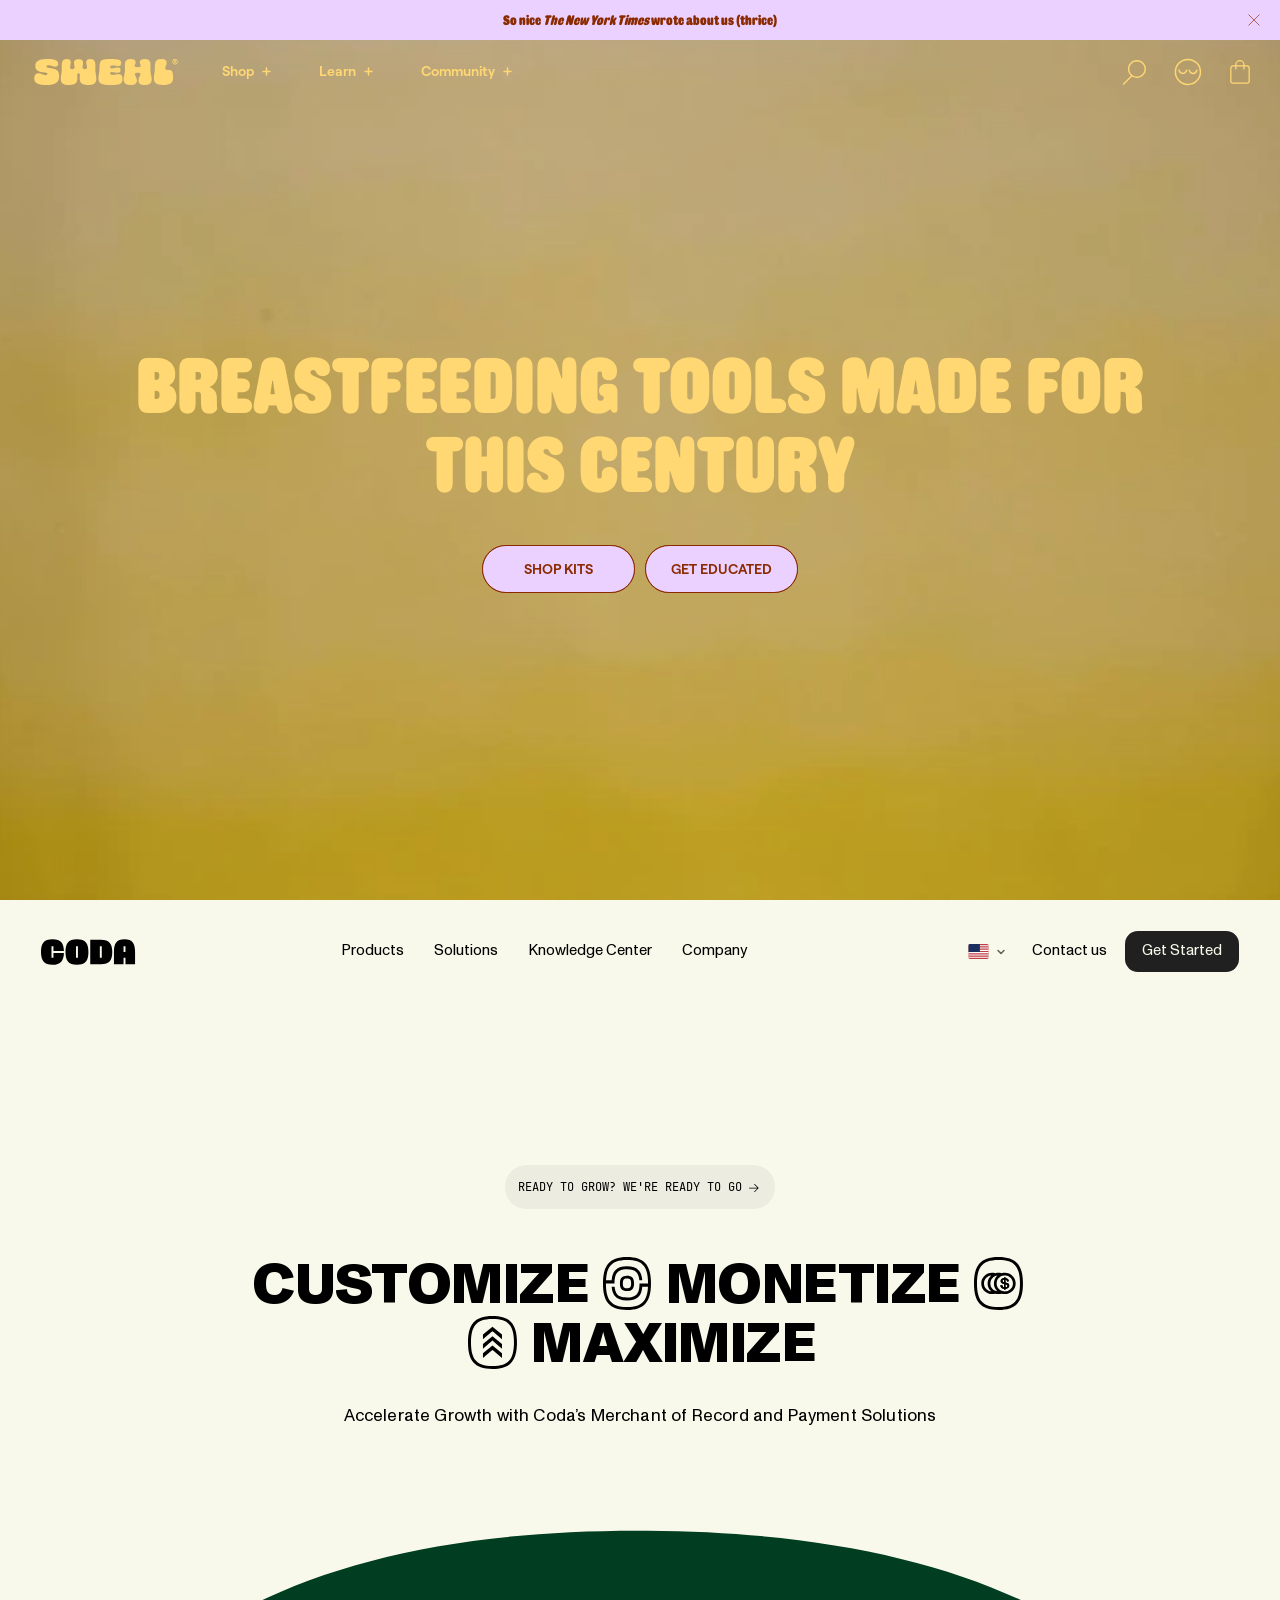
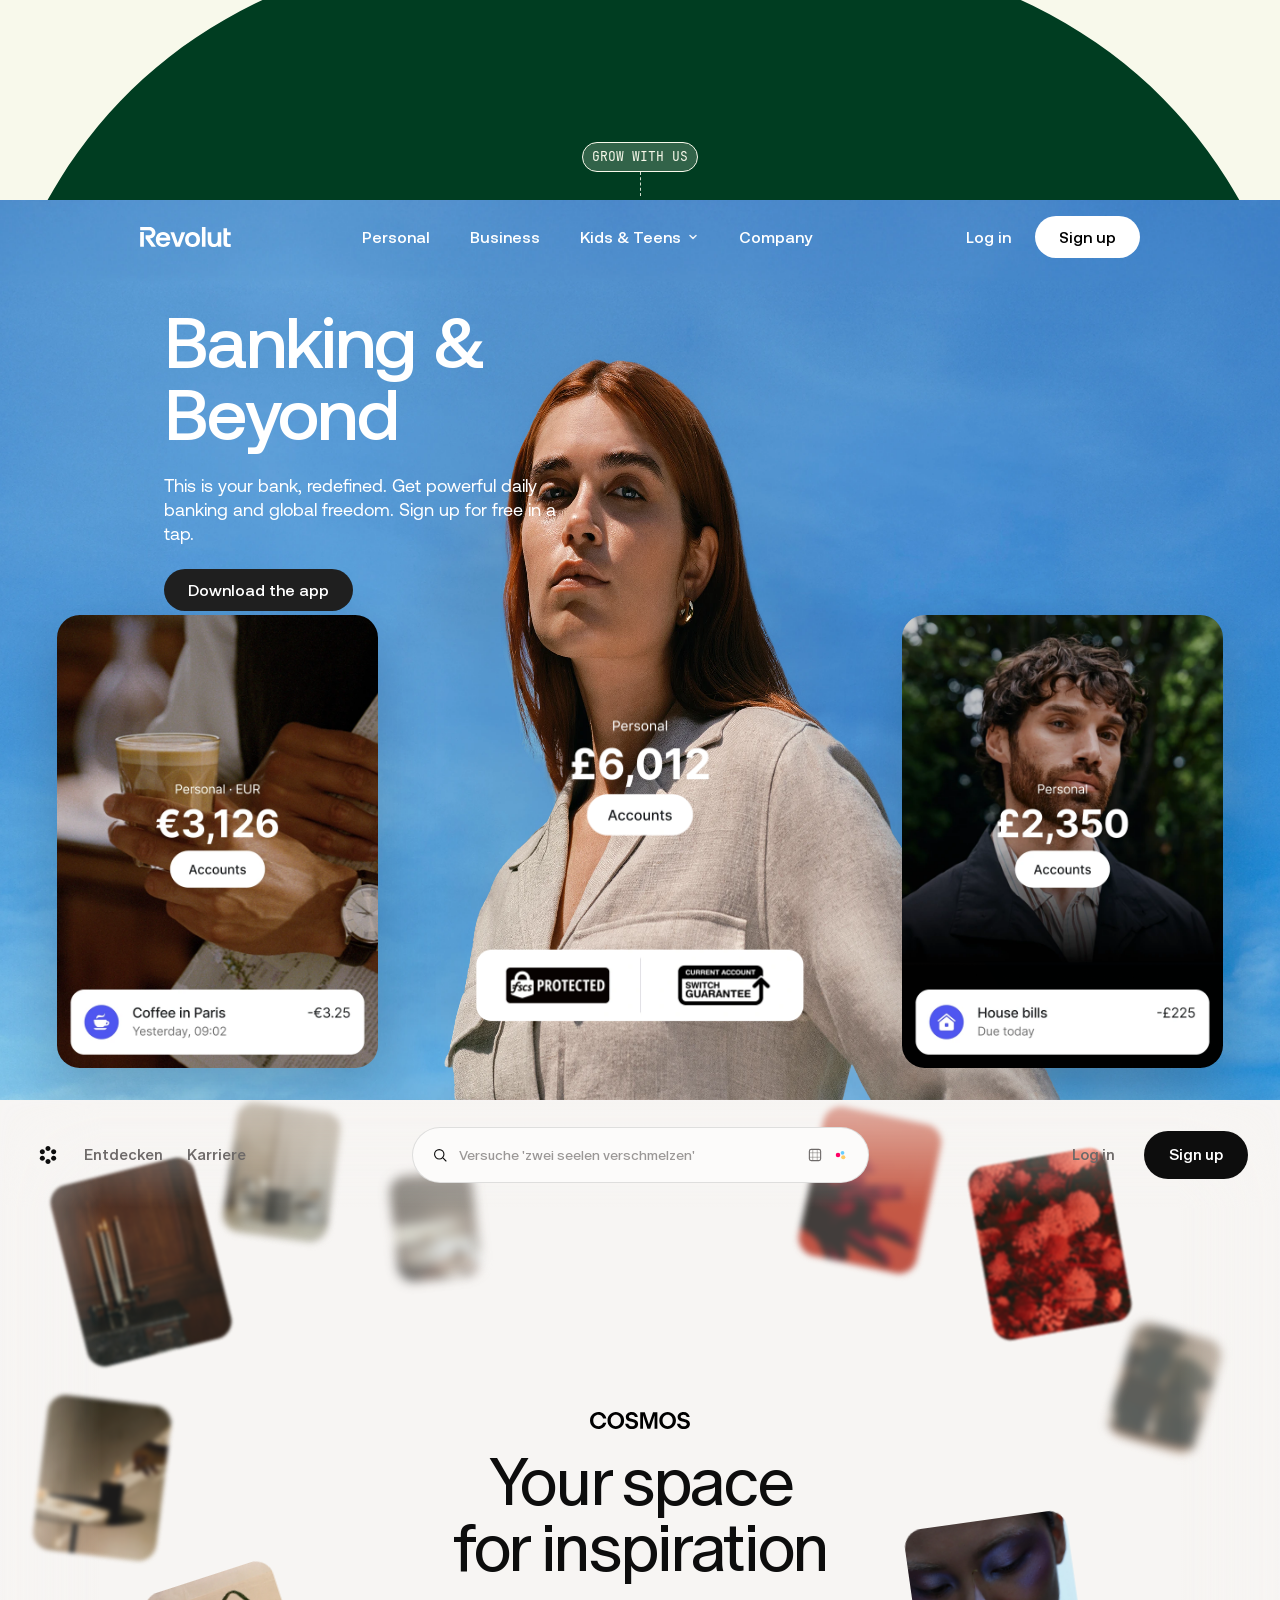
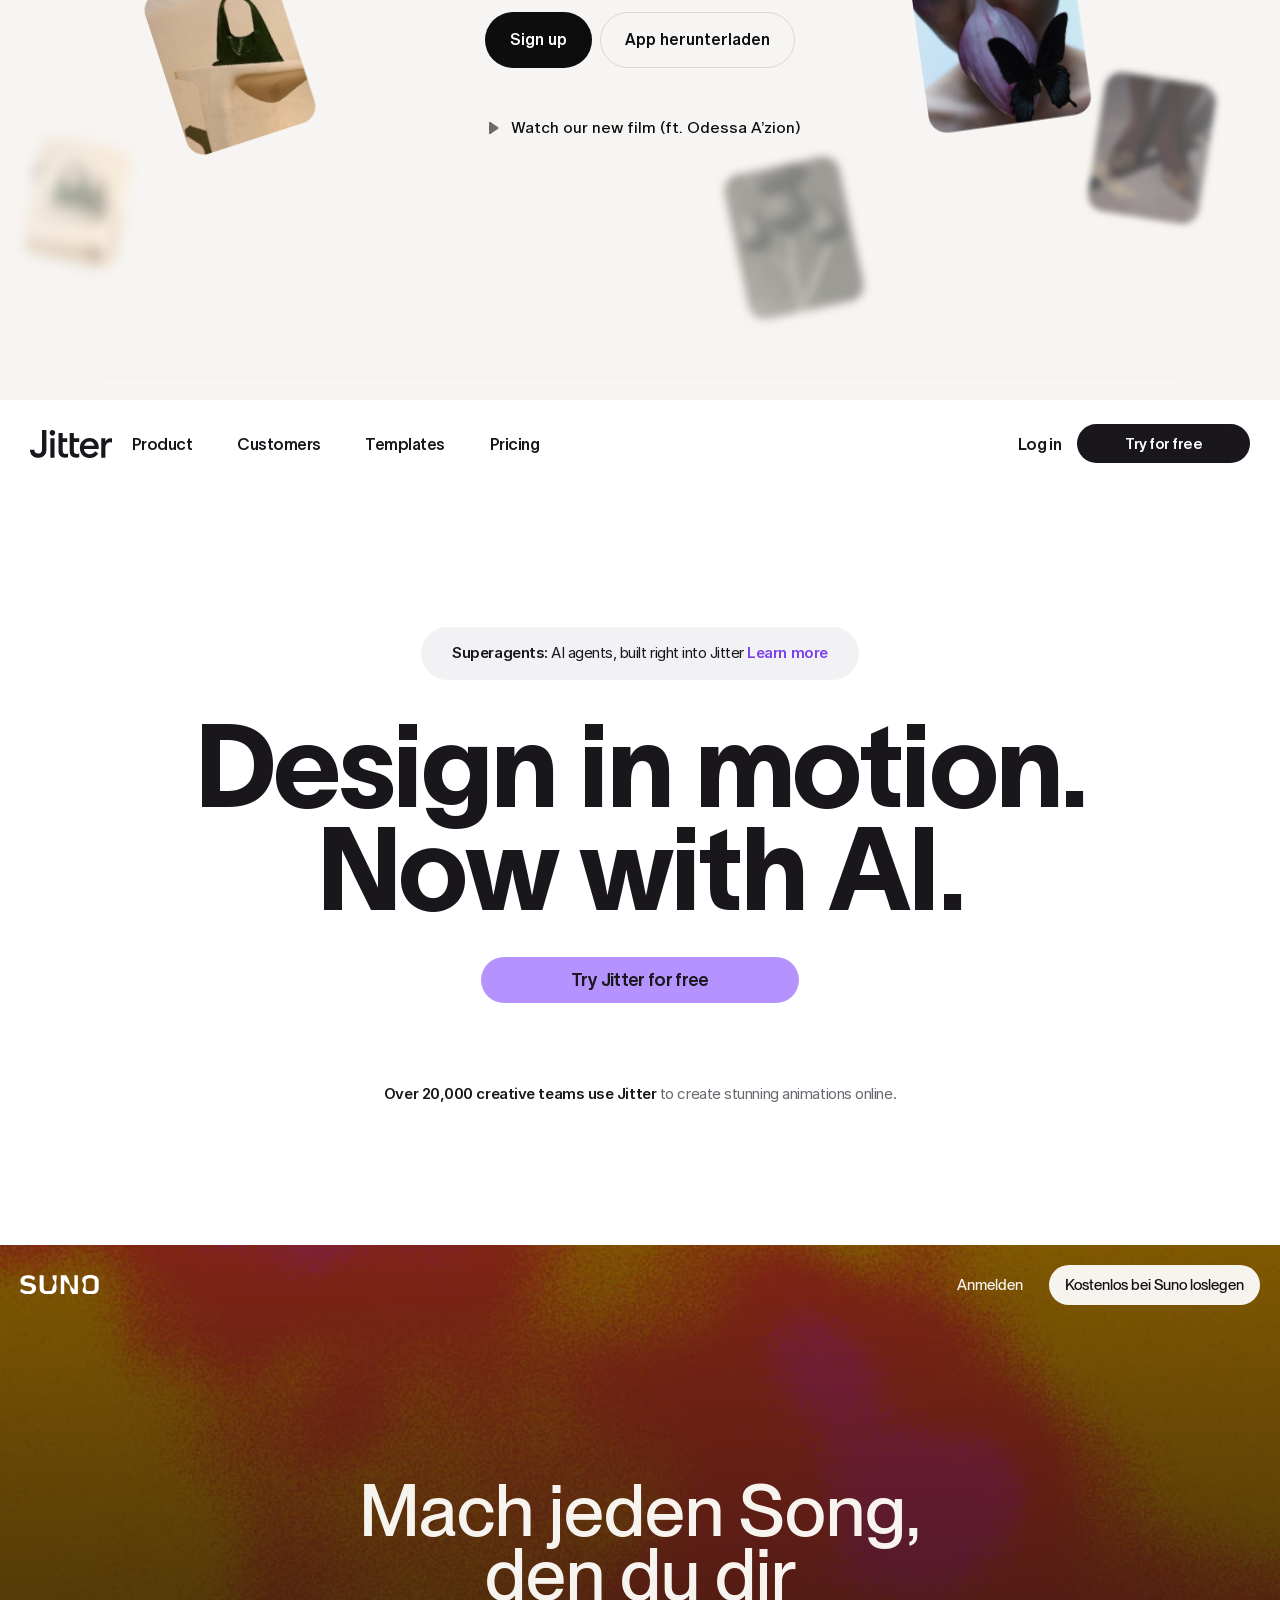
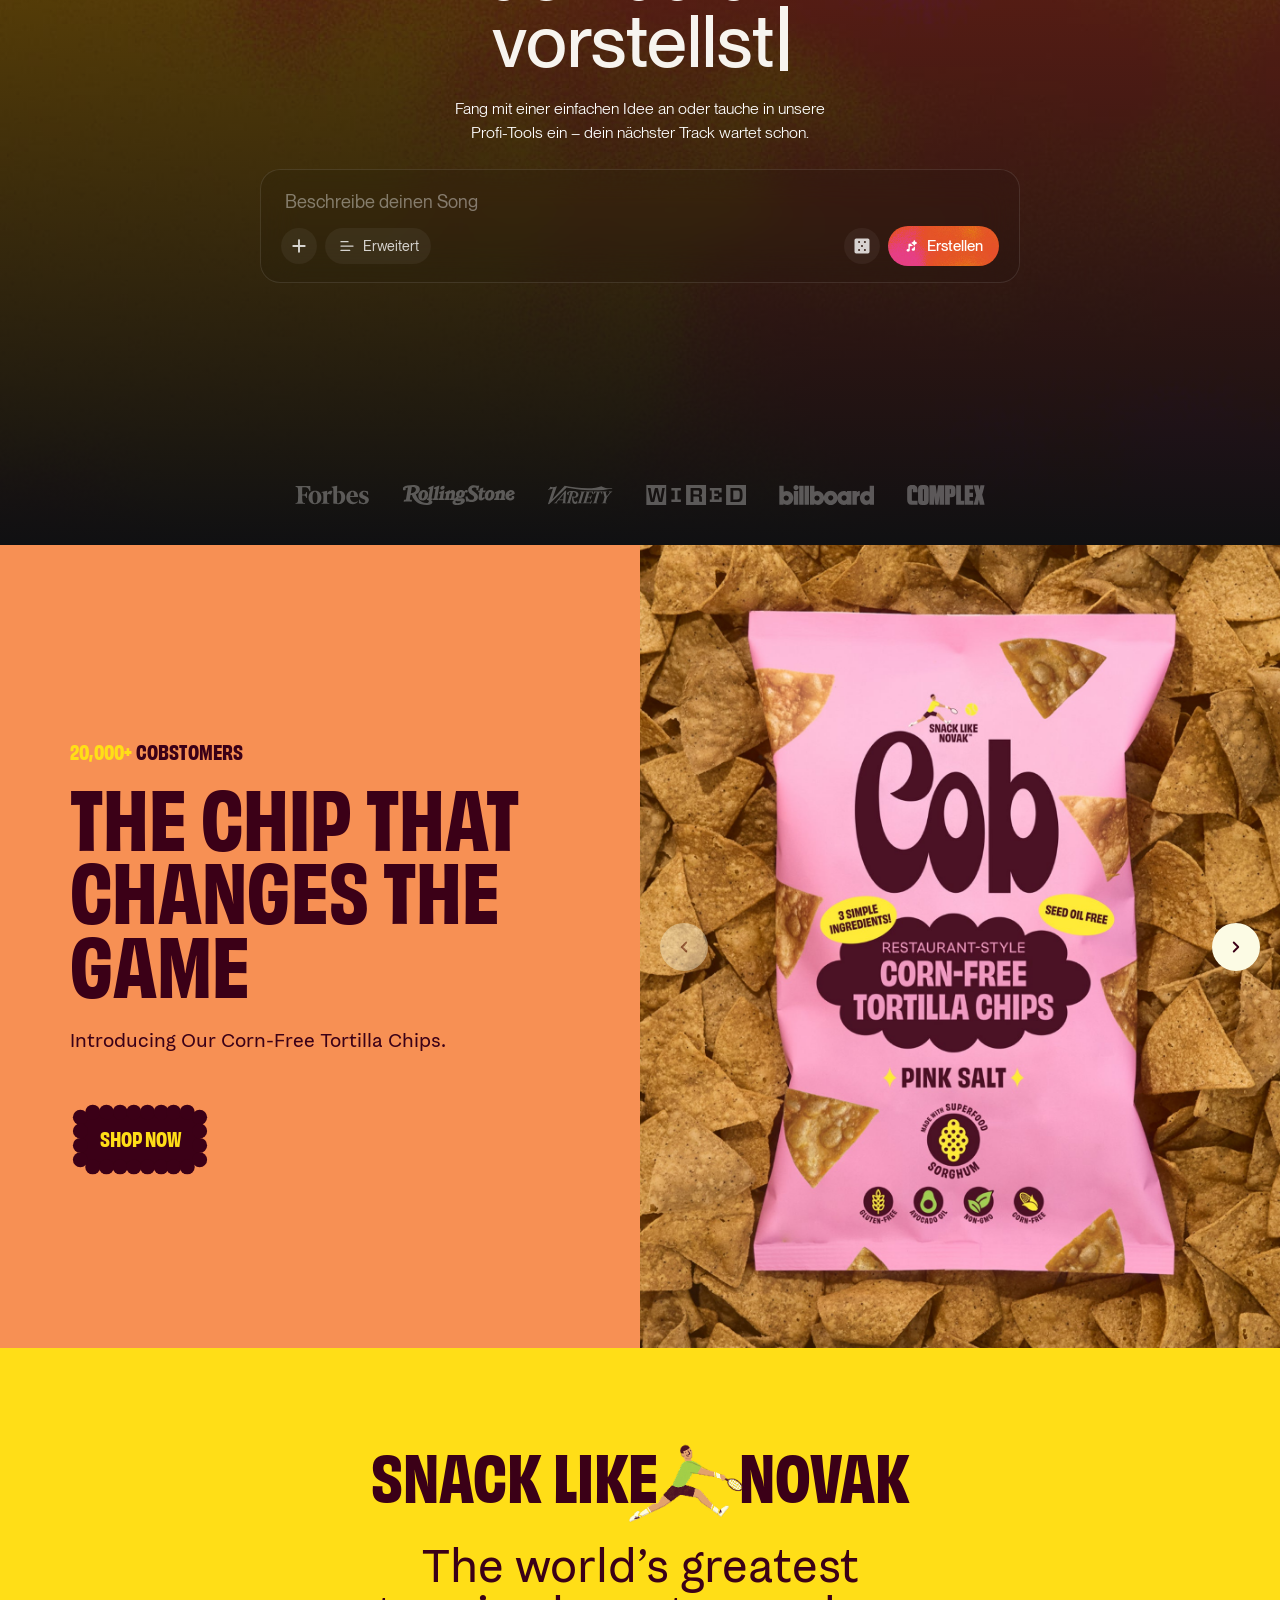
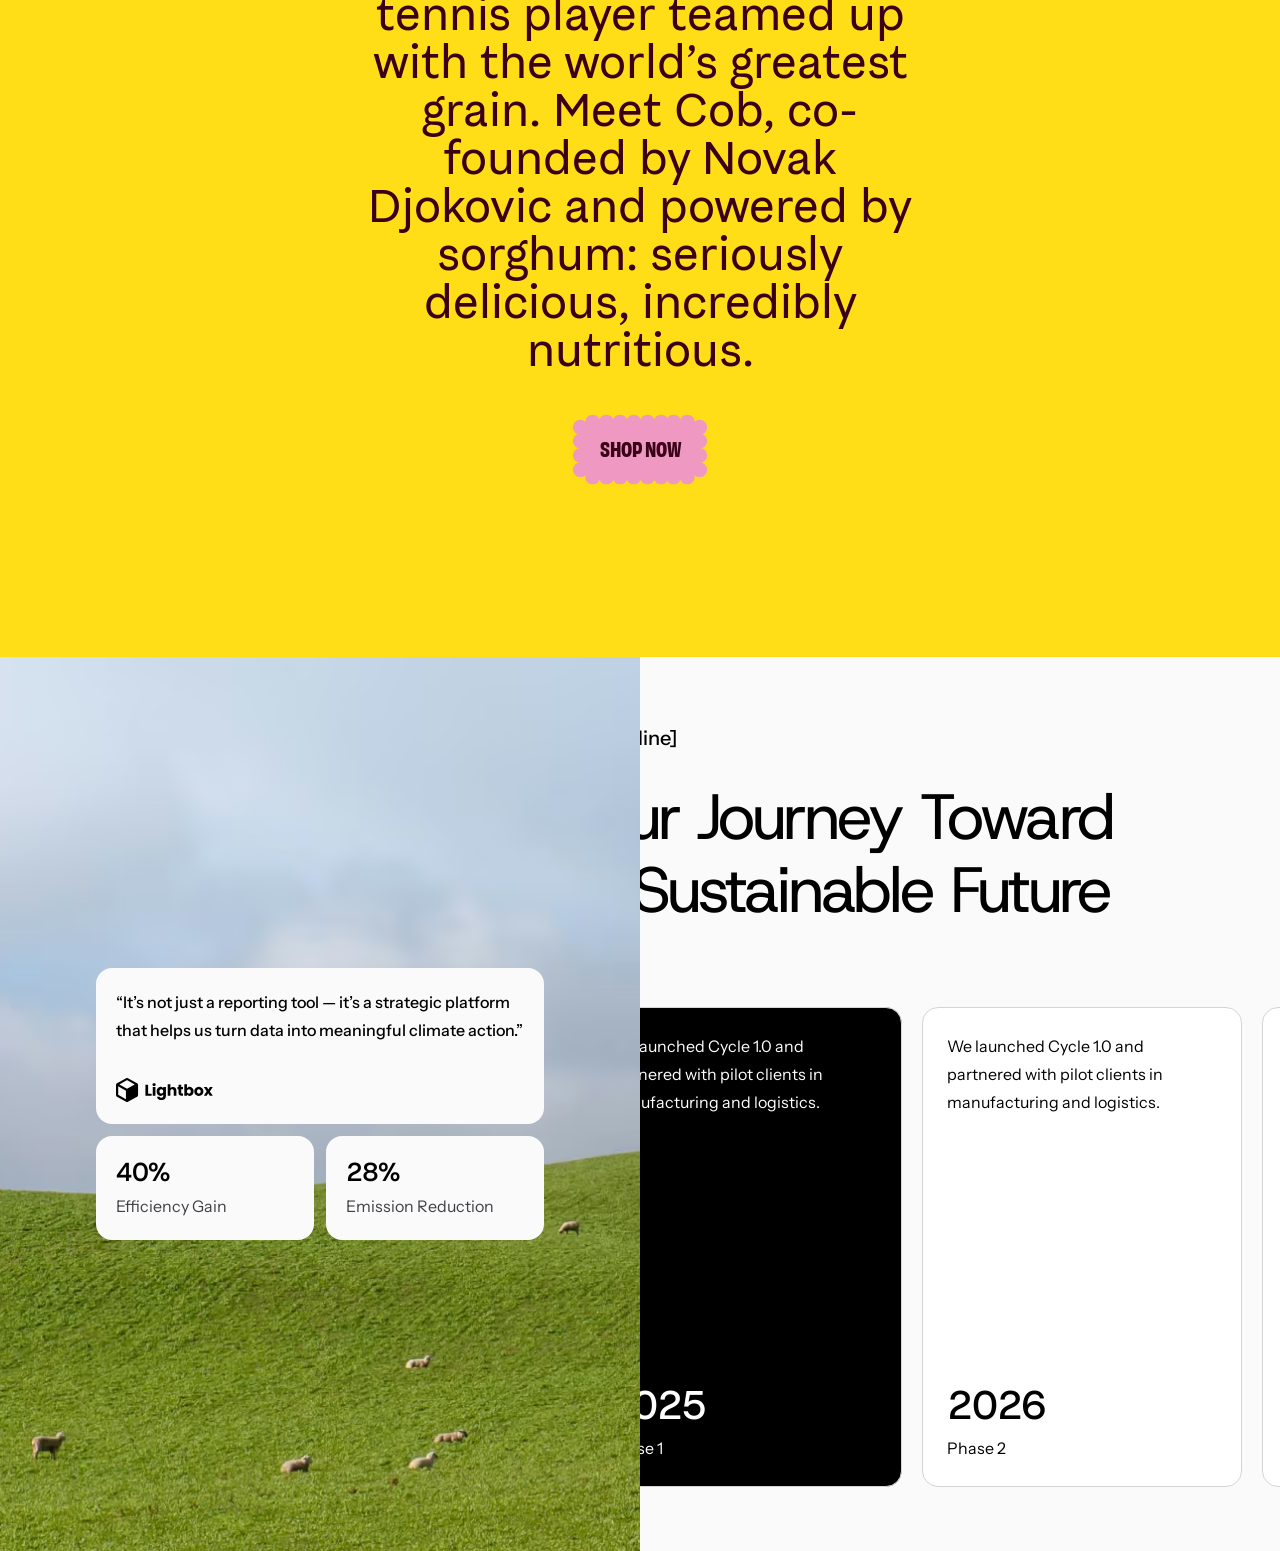
<file: projekttemplate.html>
<!DOCTYPE html>
<html lang="de">
<head>
    <meta charset="UTF-8">
    <base href="./">
    <meta name="viewport" content="width=device-width, initial-scale=1.0">
    <title>Projekttemplate | Daniel Sacharov</title>
    <meta name="description" content="Projekttemplate — Swehl / Coda / Revolut / Cosmos / Jitter / Suno / Cob / Timeline sections.">
    <meta name="robots" content="noindex, nofollow">
    <link rel="icon" type="image/png" sizes="16x16" href="assets/favicon-16x16.png">
    <link rel="icon" type="image/png" sizes="32x32" href="assets/favicon-32x32.png">
    <link rel="preconnect" href="https://fonts.googleapis.com">
    <link rel="preconnect" href="https://fonts.gstatic.com" crossorigin>
    <link href="https://fonts.googleapis.com/css2?family=Host+Grotesk:wght@400;500;600;700&family=Instrument+Sans:wght@400;500;600;700&display=swap" rel="stylesheet">
    <link rel="stylesheet" href="https://cdn.jsdelivr.net/npm/swiper@11/swiper-bundle.min.css">
    <link rel="stylesheet" href="css/swehl-hero.css?v=20260810b">
    <link rel="stylesheet" href="css/coda-hero.css?v=20260810b">
    <link rel="stylesheet" href="css/revolut-hero.css?v=20260810b">
    <link rel="stylesheet" href="css/cosmos-hero.css?v=20260810">
    <link rel="stylesheet" href="css/jitter-hero.css?v=20260810">
    <link rel="stylesheet" href="css/suno-hero.css?v=20260810">
    <link rel="stylesheet" href="css/cob-hero.css?v=20260810">
    <link rel="stylesheet" href="css/timeline-04.css?v=20260810">
    <style>
      html, body { margin: 0; padding: 0; background: #fafafa; }
    </style>
</head>
<body>

    <!-- Swehl Hero (swehl.com) — 1:1 first viewport, design TBD -->
    <section id="swehl-hero">
      <div class="swehl-banner">
        <p class="swehl-banner__text">So nice <em>The New York Times</em> wrote about us (thrice)</p>
        <button class="swehl-banner__close" type="button" aria-label="Hide banner">
          <svg width="12" height="12" viewBox="0 0 15 15" fill="none" aria-hidden="true"><path d="M14 1L1 14M1 1l13 13" stroke="currentColor" stroke-linecap="round"/></svg>
        </button>
      </div>

      <div class="swehl-hero__media" aria-hidden="true">
        <img src="assets/swehl-hero/hero.webp" alt="" fetchpriority="high">
      </div>

      <header class="swehl-header">
        <div class="swehl-header__left">
          <a class="swehl-header__logo" href="https://swehl.com/" aria-label="Swehl">
            <svg viewBox="0 0 150 30" xmlns="http://www.w3.org/2000/svg" aria-hidden="true"><path fill="currentColor" d="M17.15 16.84c0 .86-.71 1.25-1.61 1.25-2.86 0-4.31-1.84-7.33-1.84-2.51 0-4 2.23-4 5.21 0 4 2.86 6.42 11.75 6.42 9.6 0 12.89-3.13 12.89-9.05 0-5.76-3.57-7.21-9.72-7.87-1.84-.16-2.82-.55-2.82-1.45 0-.78.63-1.21 1.8-1.21 2.86 0 4.54 1.53 7.01 1.53 1.57 0 2.74-1.06 2.74-3.02 0-2.74-2.31-4.58-11.36-4.58-8.9 0-11.22 2.98-11.22 6.82 0 4.82 3.25 5.8 9.44 6.43 1.73.11 2.43.5 2.43 1.36zm30.77-.7c1.1 0 1.41.9 1.25 2.66-.55 5.41.2 9.05 7.76 9.05 5.88 0 7.91-1.72 8.46-4.78.43-2.98-.67-5.48-.86-8.97-.27-3.45.39-6.23-.35-8.78-.74-2.27-2.08-3.21-4.82-3.21-3.96 0-4.27 2.86-3.49 6.03.67 2.31.71 4.11-1.72 4.11-2.39 0-2.66-1.61-1.96-4.07.59-3.41.24-5.88-4.27-5.88-4.54 0-4.86 2.47-4.27 5.88.67 2.47.43 4.07-1.96 4.07-2.47 0-2.39-1.8-1.76-4.11.82-3.17.51-6.03-3.49-6.03-2.7 0-4.04.94-4.78 3.21-.74 2.55-.12 5.33-.35 8.78-.24 3.49-1.33 5.99-.86 8.97.51 3.06 2.55 4.78 8.46 4.78 7.56 0 8.27-3.64 7.72-9.05-.12-1.76.2-2.66 1.29-2.66zm31.59 11.79c9.83 0 11.79-1.45 11.79-6.27 0-3.02-1.02-4.43-3.17-4.43-3.1 0-4.31.63-6.78.63-1.21 0-2.31-.39-2.31-1.61 0-.78.47-1.33 1.61-1.33 2.43 0 4.43.94 6.39.94 1.61 0 2.31-1.02 2.31-2.51 0-1.88-.67-2.7-2.31-2.7-2.43 0-3.84.78-6.35.78-1.17 0-1.65-.55-1.65-1.33 0-1.21.98-1.57 2.27-1.57 2.59 0 3.72.63 6.27.67 1.72 0 2.39-1.21 2.39-3.02 0-3.09-1.25-4.07-10.97-4.07-7.44 0-9.21 1.14-9.99 4.15-.67 2.82-.35 5.21-.59 7.84-.24 2.55-1.18 5.52-.82 8.58.5 3.6 2.82 5.25 11.91 5.25zm33.99 0c3.92 0 6.07-1.25 6.58-4.43.47-3.17-.98-5.37-1.21-9.48-.24-3.72.43-5.99-.27-8.58-.74-2.39-2.39-3.37-5.17-3.37-3.06 0-5.01 1.02-5.17 3.33-.04 1.61 1.18 2.23 1.06 3.53-.12.94-.47 1.41-3.02 1.41-2.62 0-2.98-.47-3.1-1.41-.08-1.29 1.14-1.92 1.06-3.53-.12-2.31-1.88-3.33-5.13-3.33-2.78 0-4.43.98-5.17 3.37-.71 2.59-.08 4.86-.27 8.58-.24 4.11-1.68 6.31-1.21 9.48.51 3.17 2.66 4.43 6.58 4.43 4.35 0 6.5-1.49 6.5-4.51 0-3.13-2.04-4.7-2.04-6.19 0-.94.51-1.45 2.78-1.45 2.23 0 2.66.51 2.66 1.45 0 1.49-1.96 3.06-1.96 6.19 0 3.02 2.27 4.51 6.5 4.51zm23.82-14.97c-.86 0-1.37.08-2.15.08-.94 0-1.68-.47-1.76-1.88-.08-1.68 1.53-3.13 1.45-5.37-.08-2.59-1.53-3.68-5.21-3.68-3.41 0-5.17 1.06-5.95 3.57-.86 2.94-.39 5.84-.63 8.42-.24 2.94-1.29 5.95-.63 9.13.55 2.62 2.66 4.62 8.7 4.62 7.4 0 10.15-1.92 10.15-7.64-.01-5.52-1.58-7.25-3.97-7.25zM140.5 4.85c0-1.53 1.1-2.64 2.64-2.64 1.53 0 2.64 1.11 2.64 2.64s-1.1 2.65-2.64 2.65-2.64-1.12-2.64-2.65zm2.64 2.07c1.21 0 2.04-.87 2.04-2.06s-.85-2.05-2.04-2.05-2.04.87-2.04 2.05c0 1.19.84 2.06 2.04 2.06zm-1.05-3.52h1.19c.62 0 .97.35.97.85 0 .32-.17.56-.38.66.21.12.29.3.32.58l.07.76h-.61l-.07-.67c-.02-.26-.13-.36-.36-.36h-.5v1.03h-.63V3.4zm1.13 1.27c.29 0 .41-.15.41-.36 0-.2-.12-.37-.41-.37h-.5v.73h.5z"/></svg>
          </a>
          <nav class="swehl-header__nav" aria-label="Primary">
            <a href="https://swehl.com/collections/all">
              <span>Shop</span>
              <svg viewBox="0 0 9 9" fill="none" aria-hidden="true"><path d="M4.5 1V8M8 4.5H1" stroke="currentColor" stroke-width="1.5" stroke-linecap="round"/></svg>
            </a>
            <a href="https://swehl.com/pages/learn">
              <span>Learn</span>
              <svg viewBox="0 0 9 9" fill="none" aria-hidden="true"><path d="M4.5 1V8M8 4.5H1" stroke="currentColor" stroke-width="1.5" stroke-linecap="round"/></svg>
            </a>
            <a href="https://swehl.com/pages/community">
              <span>Community</span>
              <svg viewBox="0 0 9 9" fill="none" aria-hidden="true"><path d="M4.5 1V8M8 4.5H1" stroke="currentColor" stroke-width="1.5" stroke-linecap="round"/></svg>
            </a>
          </nav>
        </div>
        <div class="swehl-header__actions">
          <button type="button" aria-label="Open Search">
            <svg class="swehl-icon-search" viewBox="0 0 25 27" aria-hidden="true"><path fill="currentColor" fill-rule="evenodd" clip-rule="evenodd" d="M23.4146 9.82655C23.4146 14.1707 19.893 17.6924 15.5488 17.6924C11.2046 17.6924 7.68293 14.1707 7.68293 9.82655C7.68293 5.48236 11.2046 1.96069 15.5488 1.96069C19.893 1.96069 23.4146 5.48236 23.4146 9.82655ZM24.9146 9.82655C24.9146 14.9992 20.7214 19.1924 15.5488 19.1924C13.6833 19.1924 11.9451 18.647 10.4852 17.7069L2.03033 26.1618C1.73744 26.4547 1.26256 26.4547 0.96967 26.1618C0.676777 25.8689 0.676777 25.394 0.96967 25.1011L9.28292 16.7878C7.37957 15.0735 6.18293 12.5898 6.18293 9.82655C6.18293 4.65393 10.3762 0.460693 15.5488 0.460693C20.7214 0.460693 24.9146 4.65393 24.9146 9.82655Z"/></svg>
          </button>
          <button type="button" aria-label="Login">
            <svg class="swehl-icon-account" viewBox="0 0 29 29" fill="none" aria-hidden="true"><path d="M5.17687 12.5259C5.17687 12.5259 5.90415 15.6196 8.84461 15.9436C11.7851 16.2676 13.1716 12.5467 13.1716 12.5467M15.7339 12.5533C15.7339 12.5533 16.4612 15.647 19.4109 15.971C22.3605 16.295 23.7397 12.5741 23.7397 12.5741M14.3855 27.3909C21.5421 27.4095 27.3588 21.62 27.3774 14.4596C27.396 7.29927 21.6095 1.47959 14.4529 1.46098C7.29626 1.44238 1.4796 7.2319 1.46098 14.3923C1.44237 21.5526 7.22885 27.3723 14.3855 27.3909Z" stroke="currentColor" stroke-width="1.5" stroke-miterlimit="10" stroke-linecap="round"/></svg>
          </button>
          <button type="button" aria-label="Cart with 0 items">
            <svg class="swehl-icon-cart" viewBox="0 0 24 30" fill="none" aria-hidden="true"><path d="M6.96935 11.279V6.36996C6.96935 3.65878 9.15818 1.46094 11.8582 1.46094C14.5583 1.46094 16.7471 3.65878 16.7471 6.36996V11.279M3.53846 28.4609H20.4615C21.8635 28.4609 23 27.3197 23 25.912V10.1465C23 8.73877 21.8635 7.59759 20.4615 7.59759H3.53846C2.13651 7.59759 1 8.73878 1 10.1465V25.912C1 27.3197 2.13651 28.4609 3.53846 28.4609Z" stroke="currentColor" stroke-width="1.5" stroke-linecap="round"/></svg>
          </button>
        </div>
      </header>

      <div class="swehl-hero__content">
        <h1 class="swehl-hero__title">Breastfeeding tools made for<br>this century</h1>
        <div class="swehl-hero__ctas">
          <a class="swehl-btn" href="https://swehl.com/collections/kits" aria-label="Shop Kits">
            <span class="swehl-btn__shadow" aria-hidden="true"></span>
            <span class="swehl-btn__face">Shop Kits</span>
          </a>
          <a class="swehl-btn" href="https://swehl.com/pages/learn" aria-label="Get Educated">
            <span class="swehl-btn__shadow" aria-hidden="true"></span>
            <span class="swehl-btn__face">Get Educated</span>
          </a>
        </div>
      </div>
    </section>

    <!-- Coda Hero (coda.co) — 1:1 first viewport, design TBD -->
    <section id="coda-hero">
      <header class="coda-header">
        <a class="coda-header__logo" href="https://www.coda.co/" aria-label="Coda">
          <svg viewBox="0 0 89 24" fill="none" xmlns="http://www.w3.org/2000/svg" aria-hidden="true"><path d="M78.2342 0C70.658 0 68.3413 4.212 68.3413 12V23.538H77.3316V17.481H79.1397V23.538H88.1299V12C88.1299 4.212 85.8103 0 78.2371 0L78.2342 0ZM79.1397 12H77.3316V6.519H79.1397V12ZM56.026 0.462H46.1332V23.538H56.026C64.2225 23.538 66.7685 19.5 66.7685 12C66.7685 4.5 64.2255 0.462 56.026 0.462ZM56.9315 17.481H55.1235V6.519H56.9315V17.481ZM33.6944 0C25.4979 0 22.9519 4.212 22.9519 12C22.9519 19.788 25.495 24 33.6944 24C41.8938 24 44.4369 19.788 44.4369 12C44.4369 4.212 41.8938 0 33.6944 0ZM34.5999 17.481H32.7919V6.519H34.5999V17.481ZM11.645 11.076V6.519H9.83697V17.481H11.645V12.924H21.482C21.2556 20.136 18.5979 24 10.7395 24C2.88112 24 0 19.788 0 12C0 4.212 2.54303 0 10.7425 0C18.9419 0 21.2586 3.864 21.4849 11.076H11.648H11.645Z" fill="currentColor"></path></svg>
        </a>
        <nav class="coda-header__nav" aria-label="Primary">
          <button type="button">Products</button>
          <button type="button">Solutions</button>
          <button type="button">Knowledge Center</button>
          <button type="button">Company</button>
        </nav>
        <div class="coda-header__actions">
          <button class="coda-lang" type="button" aria-label="Language">
            <img src="assets/coda-hero/flag-us.svg" alt="" width="21" height="15">
            <svg viewBox="0 0 12 12" fill="none" aria-hidden="true"><path d="M3 4.5 6 7.5 9 4.5" stroke="currentColor" stroke-width="1.5" stroke-linecap="round" stroke-linejoin="round"/></svg>
          </button>
          <a class="coda-btn coda-btn--ghost" href="https://www.coda.co/contact/">Contact us</a>
          <a class="coda-btn coda-btn--solid" href="https://portal.coda.co/signup">Get Started</a>
        </div>
      </header>

      <div class="coda-hero__content">
        <a class="coda-badge" href="https://portal.coda.co/signup">
          <span>Ready to grow? We're ready to go</span>
          <span class="coda-badge__arrow" aria-hidden="true">
            <svg viewBox="0 0 32 32" fill="none" xmlns="http://www.w3.org/2000/svg"><path fill-rule="evenodd" clip-rule="evenodd" d="M16.7197 8.21967C17.0126 7.92678 17.4874 7.92678 17.7803 8.21967L25.2803 15.7197C25.421 15.8603 25.5 16.0511 25.5 16.25C25.5 16.4489 25.421 16.6397 25.2803 16.7803L17.7803 24.2803C17.4874 24.5732 17.0126 24.5732 16.7197 24.2803C16.4268 23.9874 16.4268 23.5126 16.7197 23.2197L22.9393 17H6.75C6.33579 17 6 16.6642 6 16.25C6 15.8358 6.33579 15.5 6.75 15.5H22.9393L16.7197 9.28033C16.4268 8.98744 16.4268 8.51256 16.7197 8.21967Z" fill="currentColor"/></svg>
          </span>
        </a>

        <div class="coda-hero__title" aria-hidden="true">
          <span class="coda-hero__title-line">
            CUSTOMIZE
            <span class="coda-hero__icon"><img src="assets/coda-hero/icon-customize.svg" alt=""></span>
            MONETIZE
            <span class="coda-hero__icon"><img src="assets/coda-hero/icon-monetize.svg" alt=""></span>
          </span>
          <span class="coda-hero__title-line">
            <span class="coda-hero__icon"><img src="assets/coda-hero/icon-maximize.svg" alt=""></span>
            MAXIMIZE
          </span>
        </div>
        <h1 class="coda-hero__sub">Accelerate Growth with Coda’s Merchant of Record and Payment Solutions</h1>
      </div>

      <div class="coda-hero__arc" aria-hidden="true">
        <svg xmlns="http://www.w3.org/2000/svg" viewBox="0 0 1280 770" preserveAspectRatio="xMidYMin slice">
          <path d="M647.535,0.754 C1177.06,4.382 1339.56,273.38 1336.17,768.76 C1332.78,1264.14 1166.6,1530.89 637.076,1527.26 C129.459,1523.78 -40.497,1276.75 -51.962,817.963 L-51.157,700.54 C-33.407,241.955 139.918,-2.724 647.535,0.754 z" fill="currentColor"></path>
        </svg>
      </div>

      <div class="coda-hero__grow" aria-hidden="true">
        <div class="coda-hero__grow-inner">
          <div class="coda-chip">Grow with us</div>
          <div class="coda-hero__grow-line"><span></span></div>
        </div>
      </div>
    </section>

    <!-- Revolut Hero (revolut.com) — 1:1 first viewport, design TBD -->
    <section id="revolut-hero">
      <div class="revolut-hero__stage" aria-hidden="true">
        <img class="revolut-hero__bg" src="assets/revolut-hero/hero-bg.webp" alt="" fetchpriority="high">
        <img class="revolut-hero__person" src="assets/revolut-hero/hero-layer.webp" alt="">
      </div>

      <header class="revolut-header">
        <div class="revolut-header__inner">
          <a class="revolut-header__logo" href="https://www.revolut.com/" aria-label="Revolut">
            <svg fill="currentColor" viewBox="0 0 145 32" xmlns="http://www.w3.org/2000/svg" aria-hidden="true"><path clip-rule="evenodd" d="m98.8039 0h5.6871v31.7312h-5.6871zm46.0571 13.3685v-4.92408h-5.881v-6.41996h-5.687v23.40534c0 2.1506.541 3.7895 1.608 4.8714 1.066 1.0828 2.728 1.6317 4.939 1.6317h5.021v-4.924h-3.674c-.799 0-1.372-.1757-1.704-.5226-.305-.3175-.503-1.1195-.503-2.043v-11.0748zm-84.6893 12.1865 5.8804-17.11125h5.9749l-8.4889 23.28775h-6.7327l-8.489-23.28775h5.9749zm63.8513-5.4451c0 1.4743-.224 2.7569-.664 3.8121-.437 1.0495-1.063 1.8541-1.861 2.3908s-1.779.8089-2.916.8089c-1.626 0-2.853-.5344-3.646-1.5878-.802-1.0646-1.209-2.6781-1.209-4.7954v-12.29412h-5.687v12.92272c0 2.0122.251 3.7189.748 5.0721.497 1.3573 1.18 2.4614 2.029 3.281.849.8187 1.84 1.41 2.946 1.7581 1.1.3463 2.284.5217 3.518.5217 1.778 0 3.25-.3225 4.373-.9586 1.024-.5819 1.883-1.2622 2.555-2.0251l.509 2.7148h4.992v-23.28672h-5.687zm-33.913-10.43745c-1.7923-.99372-3.9206-1.49716-6.3249-1.49716-2.3749 0-4.4953.50344-6.3024 1.49684-1.8092.99597-3.2308 2.40247-4.2254 4.18037-.9931 1.7763-1.4966 3.8817-1.4966 6.2574 0 2.3466.5035 4.4373 1.4966 6.2136.994 1.7773 2.4159 3.1835 4.2254 4.1793 1.8071.9935 3.9276 1.4969 6.3024 1.4969 2.4042 0 4.5325-.5034 6.3249-1.4972 1.7942-.9953 3.2082-2.4014 4.2026-4.179.9934-1.7773 1.4971-3.868 1.4971-6.2136 0-2.3748-.5037-4.4802-1.4971-6.2575-.995-1.7781-2.4087-3.1847-4.2026-4.17995zm-3.0047 16.63905c-.9162.5966-2.0332.8993-3.3199.8993-1.2572 0-2.367-.3026-3.2986-.8995-.9332-.5976-1.665-1.441-2.1757-2.5072-.5128-1.0672-.7732-2.3099-.7732-3.6942 0-1.4128.2601-2.6627.7732-3.7154.5104-1.0518 1.2428-1.8955 2.1769-2.5081.9313-.612 2.0408-.9222 3.2973-.9222 1.2861 0 2.4025.3102 3.319.9215.9191.613 1.6443 1.457 2.1559 2.5091.5125 1.0552.7725 2.3052.7725 3.7152 0 1.3811-.26 2.6242-.7725 3.6941-.5115 1.0664-1.2364 1.9099-2.1549 2.5074zm-81.19475-18.48035h-5.91055v23.90035h5.91055zm18.53525 1.36671c0-5.07148-4.1298-9.19751668-9.2063-9.19751668h-15.2395v5.10407668h14.5149c2.2974 0 4.2004 1.80488 4.2425 4.02316.021 1.11072-.3959 2.15902-1.1738 2.95172-.7782.7929-1.818 1.2299-2.9278 1.2299h-5.65434c-.20074 0-.36413.1631-.36413.3639v4.5363c0 .0772.02383.1509.06866.213l9.59341 13.3092h7.0225l-9.6157-13.3456c4.8425-.2431 8.7396-4.3118 8.7396-9.18814zm18.1745.33907c-1.7026-.90368-3.7242-1.36164-6.0087-1.36164-2.2874 0-4.3325.50376-6.0787 1.4978-1.7491.99501-3.1251 2.40181-4.0897 4.18061-.9636 1.7748-1.452 3.8949-1.452 6.3017 0 2.3457.4959 4.4357 1.4746 6.2123.9808 1.7807 2.3955 3.1797 4.2041 4.158 1.8052.9784 3.9706 1.4743 6.4354 1.4743 1.9554 0 3.7114-.3663 5.2192-1.0894 1.5081-.7249 2.7393-1.712 3.6596-2.9341.8742-1.1615 1.464-2.4752 1.7525-3.9042l.0311-.1525h-5.6559l-.0267.0916c-.3114 1.0659-.9156 1.9081-1.7964 2.5038-.9454.6405-2.1066.9654-3.4519.9654-1.1402 0-2.17-.2443-3.0605-.7261-.8862-.479-1.5791-1.164-2.059-2.0367-.4818-.8757-.756-1.9294-.8146-3.1254v-.187h17.0842l.0191-.1044c.0596-.3278.0979-.6656.1145-1.0053.0141-.331.0223-.6616.0223-.9953-.0305-2.2563-.5348-4.2409-1.4987-5.8993-.9677-1.6603-2.3215-2.9605-4.0238-3.86417zm-2.0724 4.38547c.9717.8178 1.5762 1.9799 1.7979 3.4564h-11.2467c.1285-.958.4466-1.7877.9463-2.4683.5242-.7139 1.1957-1.2748 1.9962-1.6672.8014-.3936 1.6813-.5934 2.6148-.5934 1.5781-.0001 2.8874.4281 3.8915 1.2725z" fill-rule="evenodd"></path></svg>
          </a>
          <nav class="revolut-header__nav" aria-label="Primary">
            <a href="https://www.revolut.com/">Personal</a>
            <a href="https://www.revolut.com/business/">Business</a>
            <button type="button">
              Kids &amp; Teens
              <svg class="revolut-header__chevron" viewBox="0 0 12 12" fill="none" aria-hidden="true"><path d="M3 4.5 6 7.5 9 4.5" stroke="currentColor" stroke-width="1.5" stroke-linecap="round" stroke-linejoin="round"/></svg>
            </button>
            <a href="https://www.revolut.com/about/">Company</a>
          </nav>
          <div class="revolut-header__actions">
            <a class="revolut-btn revolut-btn--ghost" href="https://www.revolut.com/login/">Log in</a>
            <a class="revolut-btn revolut-btn--white" href="https://www.revolut.com/signup/">Sign up</a>
          </div>
        </div>
      </header>

      <div class="revolut-hero__copy">
        <h1 class="revolut-hero__title">Banking &amp; Beyond</h1>
        <p class="revolut-hero__sub">This is your bank, redefined. Get powerful daily banking and global freedom. Sign up for free in a tap.</p>
        <a class="revolut-btn revolut-btn--dark revolut-hero__cta" href="https://www.revolut.com/app-download/">Download the app</a>
      </div>

      <div class="revolut-hero__cards" aria-hidden="true">
        <div class="revolut-card revolut-card--side">
          <img src="assets/revolut-hero/hero-left.webp" alt="" loading="lazy">
        </div>
        <div class="revolut-card revolut-card--center">
          <img src="assets/revolut-hero/hero-center.webp" alt="" loading="eager">
        </div>
        <div class="revolut-card revolut-card--side">
          <img src="assets/revolut-hero/hero-right.webp" alt="" loading="lazy">
        </div>
      </div>
    </section>

    <!-- Cosmos Hero (cosmos.so) — 1:1 first viewport, design TBD -->
    <section id="cosmos-hero">
      <header class="cosmos-header">
        <div class="cosmos-header__left">
          <a class="cosmos-header__logo" href="https://www.cosmos.so/" aria-label="Cosmos">
            <img src="assets/cosmos-hero/logo.svg" alt="" width="32" height="32">
          </a>
          <nav class="cosmos-header__nav" aria-label="Primary">
            <a href="https://www.cosmos.so/discover">Entdecken</a>
            <a href="https://www.cosmos.so/careers">Karriere</a>
          </nav>
        </div>

        <div class="cosmos-search" role="search">
          <svg class="cosmos-search__icon" viewBox="0 0 24 24" fill="none" aria-hidden="true">
            <circle cx="11" cy="11" r="6.25" stroke="currentColor" stroke-width="1.5"/>
            <path d="M16.2 16.2 20 20" stroke="currentColor" stroke-width="1.5" stroke-linecap="round"/>
          </svg>
          <span class="cosmos-search__text">Versuche <em>'zwei seelen verschmelzen'</em></span>
          <div class="cosmos-search__actions" aria-hidden="true">
            <svg viewBox="0 0 24 24" fill="none">
              <rect x="4.5" y="4.5" width="15" height="15" rx="2.5" stroke="currentColor" stroke-width="1.5"/>
              <path d="M9 4.5v15M15 4.5v15M4.5 9h15M4.5 15h15" stroke="currentColor" stroke-width="1.2" opacity="0.55"/>
            </svg>
            <svg viewBox="0 0 24 24" fill="none">
              <circle cx="8" cy="12" r="3" fill="#f06"/>
              <circle cx="14" cy="9" r="2.5" fill="#6cf"/>
              <circle cx="15" cy="15" r="2.8" fill="#fc6"/>
            </svg>
          </div>
        </div>

        <div class="cosmos-header__right">
          <a class="cosmos-btn cosmos-btn--ghost" href="https://www.cosmos.so/login">Log in</a>
          <a class="cosmos-btn cosmos-btn--solid" href="https://www.cosmos.so/signup">Sign up</a>
        </div>
      </header>

      <div class="cosmos-orbit" aria-hidden="true">
        <div class="cosmos-tile"><img src="assets/cosmos-hero/tiles/tile-1.webp" alt="" loading="eager"></div>
        <div class="cosmos-tile"><img src="assets/cosmos-hero/tiles/tile-2.webp" alt="" loading="eager"></div>
        <div class="cosmos-tile"><img src="assets/cosmos-hero/tiles/tile-3.webp" alt="" loading="lazy"></div>
        <div class="cosmos-tile"><img src="assets/cosmos-hero/tiles/tile-4.webp" alt="" loading="lazy"></div>
        <div class="cosmos-tile"><img src="assets/cosmos-hero/tiles/tile-5.webp" alt="" loading="lazy"></div>
        <div class="cosmos-tile"><img src="assets/cosmos-hero/tiles/tile-6.webp" alt="" loading="lazy"></div>
        <div class="cosmos-tile"><img src="assets/cosmos-hero/tiles/tile-7.webp" alt="" loading="lazy"></div>
        <div class="cosmos-tile"><img src="assets/cosmos-hero/tiles/tile-8.webp" alt="" loading="lazy"></div>
        <div class="cosmos-tile"><img src="assets/cosmos-hero/tiles/tile-9.webp" alt="" loading="lazy"></div>
        <div class="cosmos-tile"><img src="assets/cosmos-hero/tiles/tile-10.webp" alt="" loading="lazy"></div>
        <div class="cosmos-tile"><img src="assets/cosmos-hero/tiles/tile-11.webp" alt="" loading="lazy"></div>
        <div class="cosmos-tile"><img src="assets/cosmos-hero/tiles/tile-12.webp" alt="" loading="lazy"></div>
      </div>

      <div class="cosmos-hero__content">
        <img class="cosmos-hero__brand" src="assets/cosmos-hero/wordmark.svg" alt="COSMOS" width="89" height="15">
        <h1 class="cosmos-hero__title">Your space<br>for inspiration</h1>
        <div class="cosmos-hero__ctas">
          <a class="cosmos-btn cosmos-btn--solid cosmos-btn--lg" href="https://www.cosmos.so/signup">Sign up</a>
          <a class="cosmos-btn cosmos-btn--outline" href="https://www.cosmos.so/download">App herunterladen</a>
        </div>
        <a class="cosmos-hero__film" href="https://www.cosmos.so/">
          <svg xmlns="http://www.w3.org/2000/svg" fill="none" viewBox="0 0 24 24" aria-hidden="true">
            <path fill="currentColor" d="M8 17.221V6.779a.931.931 0 0 1 1.456-.77l7.657 5.222a.93.93 0 0 1 0 1.538L9.456 17.99A.931.931 0 0 1 8 17.221"></path>
          </svg>
          <span>Watch our new film (ft. Odessa A’zion)</span>
        </a>
      </div>
    </section>

    <!-- Jitter Hero (jitter.video) — 1:1, design TBD -->
    <section id="jitter-hero">
      <header class="jitter-header">
        <a class="jitter-header__logo" href="https://jitter.video/" aria-label="Jitter Logo">
          <svg xmlns="http://www.w3.org/2000/svg" fill="none" viewBox="0 0 82 28" width="82" height="28" aria-hidden="true"><path fill="currentColor" d="M8.214 27.812C3.805 27.812 0 25.148 0 19.744h4.37c0 2.548 1.81 3.86 3.844 3.86 1.997 0 3.768-1.196 3.768-4.168V0h4.41v19.821c-.001 5.675-3.882 7.99-8.178 7.99ZM22.437 5.686c-1.507 0-2.788-1.274-2.788-2.856 0-1.544 1.281-2.818 2.788-2.818 1.545 0 2.75 1.274 2.75 2.818 0 1.582-1.205 2.856-2.75 2.856Zm-2.072 2.553h4.145v19.448h-4.145V8.239Zm14.624 19.524c-3.618 0-6.443-2.046-6.443-6.408V2.905h4.145V8.27h4.56v3.783h-4.56v8.607c0 2.393 1.017 3.242 3.165 3.242.791 0 1.62-.116 2.223-.347v3.783c-.83.27-1.809.425-3.09.425Zm11.16 0c-3.617 0-6.442-2.046-6.442-6.408V2.905h4.145V8.27h5.353v3.783h-5.353v8.607c0 2.393 1.017 3.242 3.165 3.242.791 0 1.62-.116 2.223-.347v3.783c-.83.27-1.81.425-3.09.425ZM59.686 7.93c4.936 0 9.081 3.357 9.081 9.572 0 .425 0 .772-.037 1.389H53.92c.188 3.165 2.675 5.25 5.803 5.25 2.637 0 4.409-1.236 5.388-2.934l3.166 2.316C66.582 26.263 63.643 28 59.686 28c-5.727 0-9.834-4.169-9.834-10.036 0-5.673 4.107-10.035 9.834-10.035Zm-5.577 7.873h10.475c-.452-2.779-2.637-4.284-5.05-4.284-2.412 0-4.86 1.428-5.425 4.284Zm17.152-7.459h4.145v3.435c.716-2.2 2.826-3.628 4.974-3.628.527 0 1.055.038 1.62.154v4.362c-.716-.23-1.319-.347-2.073-.347-2.374 0-4.521 2.046-4.521 5.906v9.418h-4.145v-19.3Z"></path></svg>
        </a>
        <nav class="jitter-header__nav" aria-label="Primary">
          <a href="https://jitter.video/product/">Product</a>
          <a href="https://jitter.video/customers/">Customers</a>
          <a href="https://jitter.video/templates/">Templates</a>
          <a href="https://jitter.video/pricing/">Pricing</a>
        </nav>
        <div class="jitter-header__actions">
          <a class="jitter-header__login" href="https://jitter.video/login/">Log in</a>
          <a class="jitter-btn jitter-btn--black jitter-btn--small" href="https://jitter.video/join/">
            <span class="jitter-btn__inner">Try for free</span>
          </a>
        </div>
      </header>

      <div class="jitter-hero">
        <div class="jitter-hero__header">
          <div class="jitter-hero__container">
            <a class="jitter-pill" href="https://jitter.video/changelog/2026-07-09-ai-agents/" target="_blank" rel="noopener">
              <h3><b>Superagents:</b> AI agents, built right into Jitter <span class="fake-link">Learn more</span></h3>
            </a>
            <h1 class="jitter-hero__title">Design in motion.<br>Now with AI.</h1>
            <a class="jitter-btn jitter-btn--violet" href="https://jitter.video/join/">
              <span class="jitter-btn__inner">Try Jitter for free</span>
            </a>
          </div>
        </div>

        <div class="jitter-hero__social">
          <p class="jitter-hero__proof"><strong>Over 20,000 creative teams use Jitter</strong> to create stunning animations online.</p>
          <ul class="jitter-clients">
              <li><img src="assets/jitter-hero/clients/google.svg" alt="Google" loading="lazy"></li>
              <li><img src="assets/jitter-hero/clients/gamma.svg" alt="Gamma" loading="lazy"></li>
              <li><img src="assets/jitter-hero/clients/perplexity.svg" alt="Perplexity" loading="lazy"></li>
              <li><img src="assets/jitter-hero/clients/dept.svg" alt="DEPT" loading="lazy"></li>
              <li><img src="assets/jitter-hero/clients/deliveroo.svg" alt="Deliveroo" loading="lazy"></li>
              <li><img src="assets/jitter-hero/clients/tiktok.svg" alt="TikTok" loading="lazy"></li>
              <li><img src="assets/jitter-hero/clients/huge.svg" alt="Huge" loading="lazy"></li>
          </ul>
        </div>
      </div>
    </section>

    <!-- Suno DE Hero (suno.com/de) — 1:1, design TBD -->
    <section id="suno-hero">
      <div class="suno-hero__bg" aria-hidden="true">
        <img src="assets/suno-hero/aura-hero.jpg" alt="" fetchpriority="high">
        <div class="suno-hero__bg-fade"></div>
      </div>
      <div class="suno-hero__inner">
        <header class="suno-hero__nav">
          <a class="suno-hero__logo" href="https://suno.com/de" aria-label="Suno">
            <svg viewBox="0 0 606 149" fill="currentColor" xmlns="http://www.w3.org/2000/svg" aria-label="Suno Logo"><g fill-rule="evenodd" clip-rule="evenodd"><path d="M61.4512,148.002C49.5956,148.002 38.3407,146.172 27.6689,142.512C16.9971,138.851 7.77415,133.183 0,125.489C3.5337,118.583 7.0674,111.677 10.6011,104.771C18.2693,111.256 26.5028,116.125 35.3017,119.359C44.1007,122.611 54.1364,124.21 65.3912,124.21C74.3669,124.21 81.2046,122.593 85.8691,119.359C90.5336,116.107 92.8835,111.434 92.8835,105.304C92.8835,99.7952 90.1625,95.7794 84.7029,93.3273C79.261,90.8574 67.7235,88.121 50.1256,85.1181C33.2345,82.4705 21.3083,78.1882 14.3645,72.2356C7.42078,66.283 3.94008,57.3808 3.94008,45.4756C3.94008,32.6287 8.74592,21.9673 18.3223,13.5093C23.7829,8.70541 30.6743,5.25998 39,3.18286C45.3022,1.61055 52.4262,0.822266 60.3734,0.822266C65.8752,0.822266 71.2479,1.26797 76.5,2.16152C81.8908,3.07865 87.1545,4.46759 92.3004,6.33063C102.424,9.99103 110.428,15.0552 116.294,21.5586C113.17866666666666,28.162733333333332 110.06333333333333,34.766866666666665 106.948,41.371C99.7565,35.9159 92.2297,31.758 84.3849,28.8972C76.5401,26.0541 68.3596,24.6149 59.861,24.6149C51.9455,24.6149 45.7262,26.0364 41.1677,28.8616C36.6092,31.6869 34.33,36.0581 34.33,41.9751C34.33,47.519 37.1216,51.4993 42.6872,53.9158C45.8963,55.3092 51.1672,56.8267 58.5,58.4614C63.8845,59.6617 70.3808,60.9254 77.9889,62.2495C87.1465,63.8316 94.8149,65.9022 101,68.4643C106.068,70.5636 110.14,72.9929 113.22,75.7538C120.058,81.8664 123.468,90.8752 123.468,102.763C123.468,117.049 117.973,128.154 107.018,136.079C102.168,139.582 96.4964,142.311 90,144.266C81.7998,146.733 72.2856,148.002 61.4512,148.002"></path><path d="M165.456,135.546C170.458,140.232 178.495,143.675 188.131,145.879C196.702,147.839 206.538,148.819 216.628,148.819C216.63866666666667,148.819 216.64933333333332,148.819 216.66,148.819C226.752,148.819 236.587,147.839 245.157,145.878C254.788,143.674 262.823,140.231 267.832,135.546C273.041,130.665 276.814,124.309 279.152,116.482C281.056,110.108 282.008,95.5 282.008,94.4341C282.008,93.3682 278.5,71 278.5,58.5C278.5,46 282.008,29.5 282.008,27.485C282.008,25.47 282.008,2.47 282.008,2.47C271.77233333333334,2.47 261.53666666666663,2.47 251.301,2.47C251.301,2.47 251.301,11.985 251.301,23.5C251.301,35.015 270,49 269,58.5C268,68 252.5,86 251.301,91.9019C250.102,97.8038 249.253,111.66 245.157,116.482C241.044,121.304 228.336,123.707 216.644,123.707C204.952,123.707 192.227,121.304 188.131,116.482C184.035,111.66 181.986,103.5 181.986,91.9019C181.986,80.3038 181.986,61 181.986,52.5C181.986,44 181.986,36 181.986,27.485C181.986,18.97 181.986,2.47 181.986,2.47C171.75066666666666,2.47 161.51533333333333,2.47 151.28,2.47C151.28,2.47 151.28,18.97 151.28,27.485C151.28,36 151.28,43.5 151.28,52.5C151.28,61.5 151.28,85.8682 151.28,94.4341C151.28,103 152.231,110.111 154.133,116.482C156.471,124.311 160.245,130.663 165.456,135.546"></path><path d="M314,145.882C322.96866666666665,145.882 331.93733333333336,145.882 340.906,145.882C340.906,135.38566666666668 340.906,124.88933333333334 340.906,114.393C340.906,100.96666666666667 340.906,87.54033333333334 340.906,74.114C340.906,60.68766666666667 340.906,47.26133333333334 340.906,33.835C340.906,33.835 345.5,46 354,55.5C362.5,65 376.267,71.0558 381.5,80.5C386.648,89.7901 385.5,110.5 391,124C396.5,137.5 402.991,145.882 402.991,145.882C402.9963333333333,145.882 403.00166666666667,145.882 403.007,145.882C417.188,145.882 431.369,145.882 445.55,145.882C445.55,135.38566666666668 445.55,124.88933333333334 445.55,114.393C445.55,100.96666666666667 445.55,87.54033333333334 445.55,74.114C445.55,60.68766666666667 445.55,47.26133333333334 445.55,33.835C445.55,23.223333333333336 445.55,12.611666666666668 445.55,2C436.63933333333335,2 427.72866666666664,2 418.818,2C418.818,12.611666666666666 418.818,23.223333333333333 418.818,33.835C418.818,47.26133333333333 418.818,60.68766666666667 418.818,74.114C418.818,87.54033333333334 418.818,100.96666666666667 418.818,114.393C418.818,114.393 413.5,105 407,99C400.5,93 397,92.5 389,78.5C381,64.5 380.252,44.0312 372.5,30C364.748,15.9688 356.725,2 356.725,2C342.48333333333335,2 328.2416666666667,2 314,2C314,12.611666666666666 314,23.223333333333333 314,33.835C314,47.26133333333333 314,60.68766666666667 314,74.114C314,87.54033333333334 314,100.96666666666667 314,114.393C314,124.88933333333334 314,135.38566666666668 314,145.882"></path><path d="M490.573,135.564C495.897,140.161 503.844,143.563 513.043,145.769C521.513,147.8 531.044,148.816 540.568,148.816C540.5733333333333,148.816 540.5786666666667,148.816 540.584,148.816C550.236,148.816 559.887,147.774 568.436,145.692C577.5,143.484 585.325,140.108 590.595,135.564C596.007,130.89 599.992,125.181 602.543,118.438C604.812,112.442 605.948,105.5 605.948,97.9954C605.948,90.4908 605.948,88 605.948,74.7642C605.948,61.5284 605.948,59.066 605.948,51.533C605.948,44 604.813,36.8424 602.543,30.7481C600.005,23.9323 596.048,18.1597 590.675,13.43C585.41,8.79445 577.549,5.36036 568.436,3.12549C559.937,1.04122 550.349,0 540.761,0C531.173,0 521.57,1.04122 513.043,3.12549C503.9,5.36036 495.994,8.79445 490.67,13.43C485.226,18.1539 481.5,24.4962 480,30.7481C478.5,37 478,42 480.5,50.5C483,59 492.5,65.2642 492.5,78.5C492.5,91.7358 489,94 486,101.5C483,109 480.5,115.5 482,121.5C483.5,127.5 485.097,130.842 490.573,135.564M568.436,118.229C563.92,122.652 551.405,124.855 540.568,124.855C529.73,124.855 517.216,122.652 512.7,118.229C508.184,113.807 505.927,106 505.927,95.4519C505.927,84.9038 505.927,88 505.927,74.7642C505.927,61.5284 505.927,65.153 505.927,54.0765C505.927,43 508.184,35.2842 512.7,30.7481C517.216,26.212 529.73,23.944 540.568,23.944C551.405,23.944 563.92,26.1958 568.436,30.7481C572.951,35.3004 575.209,43.5 575.209,54.0765C575.209,64.653 575.209,61.5284 575.209,74.7642C575.209,88 575.209,84.9038 575.209,95.4519C575.209,106 572.951,113.807 568.436,118.229"></path></g></svg>
          </a>
          <div class="suno-hero__nav-actions">
            <button type="button" class="suno-btn suno-btn--ghost">Anmelden</button>
            <button type="button" class="suno-btn suno-btn--primary">Kostenlos bei Suno loslegen</button>
          </div>
        </header>

        <div class="suno-hero__content">
          <h1 class="suno-hero__title">Mach jeden Song, den du dir vorstellst<span class="suno-hero__caret" aria-hidden="true"></span></h1>
          <h2 class="suno-hero__subtitle">Fang mit einer einfachen Idee an oder tauche in unsere Profi-Tools ein – dein nächster Track wartet schon.</h2>

          <div class="suno-hero__composer-wrap">
            <div class="suno-hero__composer">
              <textarea rows="1" placeholder="Beschreibe deinen Song" aria-label="Beschreibe deinen Song"></textarea>
              <div class="suno-hero__composer-bar">
                <div class="suno-hero__composer-left">
                  <button type="button" class="suno-icon-btn suno-icon-btn--square" aria-label="Hinzufügen"><svg xmlns="http://www.w3.org/2000/svg" width="1em" height="1em" viewBox="0 0 24 24" fill="currentColor" aria-hidden="true"><path d="M12 4c-.631 0-1.143.512-1.143 1.143v5.714H5.143a1.143 1.143 0 0 0 0 2.286h5.714v5.714a1.143 1.143 0 0 0 2.286 0v-5.714h5.714a1.143 1.143 0 0 0 0-2.286h-5.714V5.143C13.143 4.512 12.63 4 12 4"></path></svg></button>
                  <button type="button" class="suno-icon-btn" aria-label="Erweitert"><svg xmlns="http://www.w3.org/2000/svg" width="1em" height="1em" viewBox="0 0 24 24" fill="currentColor" aria-hidden="true"><path d="M4 6.75A.75.75 0 0 1 4.75 6h8.5a.75.75 0 0 1 0 1.5h-8.5A.75.75 0 0 1 4 6.75Zm0 5.25a.75.75 0 0 1 .75-.75h14.5a.75.75 0 0 1 0 1.5H4.75A.75.75 0 0 1 4 12Zm.75 4.5a.75.75 0 0 0 0 1.5h10.5a.75.75 0 0 0 0-1.5H4.75Z"/></svg><span>Erweitert</span></button>
                </div>
                <div class="suno-hero__composer-right">
                  <button type="button" class="suno-icon-btn suno-icon-btn--square" aria-label="Zufällige Idee generieren"><svg xmlns="http://www.w3.org/2000/svg" width="1em" height="1em" viewBox="0 0 24 24" fill="currentColor" aria-hidden="true"><path d="M5 3h14a2 2 0 0 1 2 2v14a2 2 0 0 1-2 2H5a2 2 0 0 1-2-2V5a2 2 0 0 1 2-2Zm3.5 5.5a1.25 1.25 0 1 0 0-2.5 1.25 1.25 0 0 0 0 2.5Zm7 0a1.25 1.25 0 1 0 0-2.5 1.25 1.25 0 0 0 0 2.5ZM12 13.25a1.25 1.25 0 1 0 0-2.5 1.25 1.25 0 0 0 0 2.5ZM8.5 18a1.25 1.25 0 1 0 0-2.5 1.25 1.25 0 0 0 0 2.5Zm7 0a1.25 1.25 0 1 0 0-2.5 1.25 1.25 0 0 0 0 2.5Z"/></svg></button>
                  <button type="button" class="suno-btn suno-btn--aura"><svg xmlns="http://www.w3.org/2000/svg" width="1em" height="1em" viewBox="0 0 24 24" fill="currentColor" class="suno-btn__icon" aria-hidden="true"><g><g><path d="m10.35 7.232-2.446.244a.865.865 0 0 0-.78.859v7.558a3 3 0 0 0-.521-.042C5.165 15.851 4 16.78 4 17.926 4 19.07 5.165 20 6.603 20c1.437 0 2.602-.929 2.602-2.074v-6.431l4.77-.475a3 3 0 0 1-.077-.173l-.572-1.395-1.4-.57a2.7 2.7 0 0 1-1.576-1.65M15.452 12.38v2.475a3 3 0 0 0-.521-.041c-1.437 0-2.603.929-2.603 2.074 0 1.146 1.166 2.075 2.603 2.075s2.603-.929 2.603-2.075V12.36a2.86 2.86 0 0 1-2.082.02M11.96 6.56a1.02 1.02 0 0 1 .647-1.004l1.67-.68a1.04 1.04 0 0 0 .57-.567l.682-1.664c.352-.86 1.575-.86 1.927 0l.682 1.664c.106.258.311.463.57.568l1.67.68c.344.14.551.417.621.722.017.407-.199.822-.646 1.004l-1.67.68c-.26.105-.465.31-.57.568l-.682 1.663c-.353.86-1.576.86-1.928 0l-.682-1.663a1.04 1.04 0 0 0-.57-.569l-1.67-.679a1.02 1.02 0 0 1-.62-.723"></path></g></g></svg><span>Erstellen</span></button>
                </div>
              </div>
            </div>
          </div>
        </div>

        <div class="suno-hero__press" aria-label="Bekannt aus">
          <img src="assets/suno-hero/logos/Forbes_logo.svg" alt="Forbes" loading="lazy">
          <img src="assets/suno-hero/logos/Rolling_Stone_logo.svg" alt="Rolling Stone" loading="lazy">
          <img src="assets/suno-hero/logos/Variety_logo.svg" alt="Variety" loading="lazy">
          <img src="assets/suno-hero/logos/Wired_logo.svg" alt="Wired" loading="lazy">
          <img src="assets/suno-hero/logos/Billboard_logo.svg" alt="Billboard" loading="lazy">
          <img src="assets/suno-hero/logos/COMPLEX_Magazine_logo.svg" alt="Complex" loading="lazy">
        </div>
      </div>
    </section>

    <!-- Cob Foods Hero (cobfoods.com) — 1:1, design TBD -->
    <section id="cob-hero" class="layout-pb-row-hero-slider">
      <div class="pb-row pb-row-hero-slider --is-first">
        <div class="pb-row-hero-slider__slider swiper">
          <div class="swiper-wrapper">

            <div class="pb-row-hero-slider__slide swiper-slide --is-first swiper-slide-active" style="--slide-bg:#f79054;--slide-text:#3b0017;--color-highlight:#ffde17;">
              <div class="pb-row-hero-slider__slide__content">
                <p class="pb-row-hero-slider__slide__subtitle ff-heading"><strong>20,000+</strong> COBSTOMERS</p>
                <div class="pb-row-hero-slider__slide__titleWrap">
                  <h1 class="pb-row-hero-slider__slide__title ff-heading">THE CHIP THAT CHANGES THE GAME</h1>
                </div>
                <div class="pb-row-hero-slider__slide__text">
                  <p>Introducing Our Corn-Free Tortilla Chips.</p>
                </div>
                <div class="pb-row-hero-slider__slide__ctaWrap">
                  <a href="https://cobfoods.com/products/tortilla-chip-6-pack" class="btn --cta --cta-medium " aria-label="Shop now">
  <span class="btn__bg" aria-hidden="true"><svg width="208" height="111" viewBox="0 0 208 111" fill="none" xmlns="http://www.w3.org/2000/svg">
  <path d="M172 13H36C24 13 13 25 13 36V75C13 86 24 98 36 98H172C184 98 195 86 195 75V36C195 25 184 13 172 13Z" fill="currentColor" stroke="currentColor"/>
  <circle cx="31.5" cy="12.5" r="11.5" fill="currentColor"/>
  <circle cx="73.5" cy="12.5" r="11.5" fill="currentColor"/>
  <circle cx="52.5" cy="12.5" r="11.5" fill="currentColor"/>
  <circle cx="94.5" cy="12.5" r="11.5" fill="currentColor"/>
  <circle cx="115.5" cy="12.5" r="11.5" fill="currentColor"/>
  <circle cx="136.5" cy="12.5" r="11.5" fill="currentColor"/>
  <circle cx="155.5" cy="12.5" r="11.5" fill="currentColor"/>
  <circle cx="176.5" cy="12.5" r="11.5" fill="currentColor"/>
  <circle cx="31.5" cy="96.5" r="11.5" fill="currentColor"/>
  <circle cx="73.5" cy="96.5" r="11.5" fill="currentColor"/>
  <circle cx="52.5" cy="96.5" r="11.5" fill="currentColor"/>
  <circle cx="94.5" cy="96.5" r="11.5" fill="currentColor"/>
  <circle cx="115.5" cy="96.5" r="11.5" fill="currentColor"/>
  <circle cx="136.5" cy="96.5" r="11.5" fill="currentColor"/>
  <circle cx="155.5" cy="96.5" r="11.5" fill="currentColor"/>
  <circle cx="176.5" cy="96.5" r="11.5" fill="currentColor"/>
  <circle cx="195.5" cy="20.5" r="11.5" fill="currentColor"/>
  <circle cx="195.5" cy="41.5" r="11.5" fill="currentColor"/>
  <circle cx="195.5" cy="63.5" r="11.5" fill="currentColor"/>
  <circle cx="195.5" cy="85.5" r="11.5" fill="currentColor"/>
  <circle cx="12.5" cy="20.5" r="11.5" fill="currentColor"/>
  <circle cx="12.5" cy="41.5" r="11.5" fill="currentColor"/>
  <circle cx="12.5" cy="63.5" r="11.5" fill="currentColor"/>
  <circle cx="12.5" cy="85.5" r="11.5" fill="currentColor"/>
</svg></span>
  <span class="btn__label">Shop now</span>
</a>
                </div>
              </div>
              <div class="pb-row-hero-slider__slide__media">
                <figure class="pb-row-hero-slider__slide__bgImage">
                  <img src="assets/cob-hero/slide1.jpg" alt="" class="pb-row-hero-slider__slide__bgImg" width="1440" height="1782" loading="eager">
                </figure>
              </div>
            </div>
            <div class="pb-row-hero-slider__slide swiper-slide" style="--slide-bg:#ef98c1;--slide-text:#3b0017;--color-highlight:#ffde17;">
              <div class="pb-row-hero-slider__slide__content">
                <p class="pb-row-hero-slider__slide__subtitle ff-heading"><strong>20,000+</strong> COBSTOMERS</p>
                <div class="pb-row-hero-slider__slide__titleWrap">
                  <h1 class="pb-row-hero-slider__slide__title ff-heading">NEW NO. 1 FULLY LOADED CHIP</h1>
                </div>
                <div class="pb-row-hero-slider__slide__text">
                  <p>Introducing Our Corn-Free Tortilla Chips.</p>
                </div>
                <div class="pb-row-hero-slider__slide__ctaWrap">
                  <a href="https://cobfoods.com/products/tortilla-chip-6-pack" class="btn --cta --cta-medium " aria-label="Shop now">
  <span class="btn__bg" aria-hidden="true"><svg width="208" height="111" viewBox="0 0 208 111" fill="none" xmlns="http://www.w3.org/2000/svg">
  <path d="M172 13H36C24 13 13 25 13 36V75C13 86 24 98 36 98H172C184 98 195 86 195 75V36C195 25 184 13 172 13Z" fill="currentColor" stroke="currentColor"/>
  <circle cx="31.5" cy="12.5" r="11.5" fill="currentColor"/>
  <circle cx="73.5" cy="12.5" r="11.5" fill="currentColor"/>
  <circle cx="52.5" cy="12.5" r="11.5" fill="currentColor"/>
  <circle cx="94.5" cy="12.5" r="11.5" fill="currentColor"/>
  <circle cx="115.5" cy="12.5" r="11.5" fill="currentColor"/>
  <circle cx="136.5" cy="12.5" r="11.5" fill="currentColor"/>
  <circle cx="155.5" cy="12.5" r="11.5" fill="currentColor"/>
  <circle cx="176.5" cy="12.5" r="11.5" fill="currentColor"/>
  <circle cx="31.5" cy="96.5" r="11.5" fill="currentColor"/>
  <circle cx="73.5" cy="96.5" r="11.5" fill="currentColor"/>
  <circle cx="52.5" cy="96.5" r="11.5" fill="currentColor"/>
  <circle cx="94.5" cy="96.5" r="11.5" fill="currentColor"/>
  <circle cx="115.5" cy="96.5" r="11.5" fill="currentColor"/>
  <circle cx="136.5" cy="96.5" r="11.5" fill="currentColor"/>
  <circle cx="155.5" cy="96.5" r="11.5" fill="currentColor"/>
  <circle cx="176.5" cy="96.5" r="11.5" fill="currentColor"/>
  <circle cx="195.5" cy="20.5" r="11.5" fill="currentColor"/>
  <circle cx="195.5" cy="41.5" r="11.5" fill="currentColor"/>
  <circle cx="195.5" cy="63.5" r="11.5" fill="currentColor"/>
  <circle cx="195.5" cy="85.5" r="11.5" fill="currentColor"/>
  <circle cx="12.5" cy="20.5" r="11.5" fill="currentColor"/>
  <circle cx="12.5" cy="41.5" r="11.5" fill="currentColor"/>
  <circle cx="12.5" cy="63.5" r="11.5" fill="currentColor"/>
  <circle cx="12.5" cy="85.5" r="11.5" fill="currentColor"/>
</svg></span>
  <span class="btn__label">Shop now</span>
</a>
                </div>
              </div>
              <div class="pb-row-hero-slider__slide__media">
                <figure class="pb-row-hero-slider__slide__bgImage">
                  <img src="assets/cob-hero/slide2.png" alt="" class="pb-row-hero-slider__slide__bgImg" width="1440" height="1782" loading="lazy">
                </figure>
              </div>
            </div>
            <div class="pb-row-hero-slider__slide swiper-slide" style="--slide-bg:#f79054;--slide-text:#3b0017;--color-highlight:#ffde17;">
              <div class="pb-row-hero-slider__slide__content">
                <p class="pb-row-hero-slider__slide__subtitle ff-heading"><strong>20,000+</strong> COBSTOMERS</p>
                <div class="pb-row-hero-slider__slide__titleWrap">
                  <h1 class="pb-row-hero-slider__slide__title ff-heading">THE NEW NO. 1 BOUGIE BITE</h1>
                </div>
                <div class="pb-row-hero-slider__slide__text">
                  <p>Introducing Our Corn-Free Tortilla Chips.</p>
                </div>
                <div class="pb-row-hero-slider__slide__ctaWrap">
                  <a href="https://cobfoods.com/products/tortilla-chip-6-pack" class="btn --cta --cta-medium " aria-label="Shop now">
  <span class="btn__bg" aria-hidden="true"><svg width="208" height="111" viewBox="0 0 208 111" fill="none" xmlns="http://www.w3.org/2000/svg">
  <path d="M172 13H36C24 13 13 25 13 36V75C13 86 24 98 36 98H172C184 98 195 86 195 75V36C195 25 184 13 172 13Z" fill="currentColor" stroke="currentColor"/>
  <circle cx="31.5" cy="12.5" r="11.5" fill="currentColor"/>
  <circle cx="73.5" cy="12.5" r="11.5" fill="currentColor"/>
  <circle cx="52.5" cy="12.5" r="11.5" fill="currentColor"/>
  <circle cx="94.5" cy="12.5" r="11.5" fill="currentColor"/>
  <circle cx="115.5" cy="12.5" r="11.5" fill="currentColor"/>
  <circle cx="136.5" cy="12.5" r="11.5" fill="currentColor"/>
  <circle cx="155.5" cy="12.5" r="11.5" fill="currentColor"/>
  <circle cx="176.5" cy="12.5" r="11.5" fill="currentColor"/>
  <circle cx="31.5" cy="96.5" r="11.5" fill="currentColor"/>
  <circle cx="73.5" cy="96.5" r="11.5" fill="currentColor"/>
  <circle cx="52.5" cy="96.5" r="11.5" fill="currentColor"/>
  <circle cx="94.5" cy="96.5" r="11.5" fill="currentColor"/>
  <circle cx="115.5" cy="96.5" r="11.5" fill="currentColor"/>
  <circle cx="136.5" cy="96.5" r="11.5" fill="currentColor"/>
  <circle cx="155.5" cy="96.5" r="11.5" fill="currentColor"/>
  <circle cx="176.5" cy="96.5" r="11.5" fill="currentColor"/>
  <circle cx="195.5" cy="20.5" r="11.5" fill="currentColor"/>
  <circle cx="195.5" cy="41.5" r="11.5" fill="currentColor"/>
  <circle cx="195.5" cy="63.5" r="11.5" fill="currentColor"/>
  <circle cx="195.5" cy="85.5" r="11.5" fill="currentColor"/>
  <circle cx="12.5" cy="20.5" r="11.5" fill="currentColor"/>
  <circle cx="12.5" cy="41.5" r="11.5" fill="currentColor"/>
  <circle cx="12.5" cy="63.5" r="11.5" fill="currentColor"/>
  <circle cx="12.5" cy="85.5" r="11.5" fill="currentColor"/>
</svg></span>
  <span class="btn__label">Shop now</span>
</a>
                </div>
              </div>
              <div class="pb-row-hero-slider__slide__media">
                <figure class="pb-row-hero-slider__slide__bgImage">
                  <img src="assets/cob-hero/slide3.jpg" alt="" class="pb-row-hero-slider__slide__bgImg" width="1440" height="1782" loading="lazy">
                </figure>
              </div>
            </div>
          </div>
        </div>
        <div class="pb-row-hero-slider__controls">
          <button class="pb-row-hero-slider__prevBtn" type="button" aria-label="Previous slide"><svg viewBox="0 0 24 24" fill="none" xmlns="http://www.w3.org/2000/svg" aria-hidden="true"><path d="M15 6L9 12L15 18" stroke="currentColor" stroke-width="2.5" stroke-linecap="round" stroke-linejoin="round"/></svg></button>
          <button class="pb-row-hero-slider__nextBtn" type="button" aria-label="Next slide"><svg viewBox="0 0 24 24" fill="none" xmlns="http://www.w3.org/2000/svg" aria-hidden="true"><path d="M9 6L15 12L9 18" stroke="currentColor" stroke-width="2.5" stroke-linecap="round" stroke-linejoin="round"/></svg></button>
        </div>
        <div class="pb-row-hero-slider__footer">
          <h2 class="pb-row-hero-slider__footer__subtitle">SNACK LIKE <span class="pb-row-hero-slider__footer__tennis" aria-hidden="true"><img src="assets/cob-hero/icon-tennis.png" alt="" width="323" height="237" loading="lazy"></span>NOVAK</h2>
          <div class="pb-row-hero-slider__footer__text">
            <p>The world’s greatest tennis player teamed up with the world’s greatest grain. Meet Cob, co-founded by Novak Djokovic and powered by sorghum: seriously delicious, incredibly nutritious.</p>
          </div>
          <a href="https://cobfoods.com/collections/all" class="btn --cta --cta-medium pb-row-hero-slider__footer__cta --cta-pink" aria-label="Shop now">
  <span class="btn__bg" aria-hidden="true"><svg width="208" height="111" viewBox="0 0 208 111" fill="none" xmlns="http://www.w3.org/2000/svg">
  <path d="M172 13H36C24 13 13 25 13 36V75C13 86 24 98 36 98H172C184 98 195 86 195 75V36C195 25 184 13 172 13Z" fill="currentColor" stroke="currentColor"/>
  <circle cx="31.5" cy="12.5" r="11.5" fill="currentColor"/>
  <circle cx="73.5" cy="12.5" r="11.5" fill="currentColor"/>
  <circle cx="52.5" cy="12.5" r="11.5" fill="currentColor"/>
  <circle cx="94.5" cy="12.5" r="11.5" fill="currentColor"/>
  <circle cx="115.5" cy="12.5" r="11.5" fill="currentColor"/>
  <circle cx="136.5" cy="12.5" r="11.5" fill="currentColor"/>
  <circle cx="155.5" cy="12.5" r="11.5" fill="currentColor"/>
  <circle cx="176.5" cy="12.5" r="11.5" fill="currentColor"/>
  <circle cx="31.5" cy="96.5" r="11.5" fill="currentColor"/>
  <circle cx="73.5" cy="96.5" r="11.5" fill="currentColor"/>
  <circle cx="52.5" cy="96.5" r="11.5" fill="currentColor"/>
  <circle cx="94.5" cy="96.5" r="11.5" fill="currentColor"/>
  <circle cx="115.5" cy="96.5" r="11.5" fill="currentColor"/>
  <circle cx="136.5" cy="96.5" r="11.5" fill="currentColor"/>
  <circle cx="155.5" cy="96.5" r="11.5" fill="currentColor"/>
  <circle cx="176.5" cy="96.5" r="11.5" fill="currentColor"/>
  <circle cx="195.5" cy="20.5" r="11.5" fill="currentColor"/>
  <circle cx="195.5" cy="41.5" r="11.5" fill="currentColor"/>
  <circle cx="195.5" cy="63.5" r="11.5" fill="currentColor"/>
  <circle cx="195.5" cy="85.5" r="11.5" fill="currentColor"/>
  <circle cx="12.5" cy="20.5" r="11.5" fill="currentColor"/>
  <circle cx="12.5" cy="41.5" r="11.5" fill="currentColor"/>
  <circle cx="12.5" cy="63.5" r="11.5" fill="currentColor"/>
  <circle cx="12.5" cy="85.5" r="11.5" fill="currentColor"/>
</svg></span>
  <span class="btn__label">Shop now</span>
</a>
        </div>
      </div>
    </section>

    <!-- Timeline 04 (Cycle / Flowbase) — 1:1, design TBD -->
    <section id="cycle-timeline-04" class="timeline_relative-wrapper">
      <div class="section-medium">
        <div class="container-medium">
          <div class="timeline_content">
            <div class="column-large">
              <div class="text-size-xlarge text-weight-medium">[Timeline]</div>
              <h2 class="heading-style-h1 text-balance">Our Journey Toward a Sustainable Future</h2>
            </div>
            <div swiper="timeline-04" class="timeline_card-slider">
              <div class="timeline_swiper-cards swiper-wrapper">
              <div class="timeline_slide-card swiper-slide swiper-slide-active">
                <div class="text-size-medium">We launched Cycle 1.0 and partnered with pilot clients in manufacturing and logistics.</div>
                <div class="column-3x-small">
                  <div class="heading-style-h4 text-weight-medium">2025</div>
                  <div class="text-size-medium">Phase 1</div>
                </div>
              </div>
              <div class="timeline_slide-card swiper-slide">
                <div class="text-size-medium">We launched Cycle 1.0 and partnered with pilot clients in manufacturing and logistics.</div>
                <div class="column-3x-small">
                  <div class="heading-style-h4 text-weight-medium">2026</div>
                  <div class="text-size-medium">Phase 2</div>
                </div>
              </div>
              <div class="timeline_slide-card swiper-slide">
                <div class="text-size-medium">We launched Cycle 1.0 and partnered with pilot clients in manufacturing and logistics.</div>
                <div class="column-3x-small">
                  <div class="heading-style-h4 text-weight-medium">2027</div>
                  <div class="text-size-medium">Phase 3</div>
                </div>
              </div>
              <div class="timeline_slide-card swiper-slide">
                <div class="text-size-medium">We launched Cycle 1.0 and partnered with pilot clients in manufacturing and logistics.</div>
                <div class="column-3x-small">
                  <div class="heading-style-h4 text-weight-medium">2028</div>
                  <div class="text-size-medium">Phase</div>
                </div>
              </div>
              <div class="timeline_slide-card swiper-slide">
                <div class="text-size-medium">We launched Cycle 1.0 and partnered with pilot clients in manufacturing and logistics.</div>
                <div class="column-3x-small">
                  <div class="heading-style-h4 text-weight-medium">2029</div>
                  <div class="text-size-medium">Phase</div>
                </div>
              </div>
              <div class="timeline_slide-card swiper-slide">
                <div class="text-size-medium">We launched Cycle 1.0 and partnered with pilot clients in manufacturing and logistics.</div>
                <div class="column-3x-small">
                  <div class="heading-style-h4 text-weight-medium">2030</div>
                  <div class="text-size-medium">Phase</div>
                </div>
              </div>
              <div class="timeline_slide-card swiper-slide">
                <div class="text-size-medium">We launched Cycle 1.0 and partnered with pilot clients in manufacturing and logistics.</div>
                <div class="column-3x-small">
                  <div class="heading-style-h4 text-weight-medium">2031</div>
                  <div class="text-size-medium">Phase</div>
                </div>
              </div>
              </div>
            </div>
          </div>
        </div>
      </div>
      <div class="timeline_testimonial-block">
        <div class="w-layout-grid contact_testimonial-grid">
          <div class="contact_testimonial is-quote">
            <p class="text-size-medium text-weight-medium">“It’s not just a reporting tool — it’s a strategic platform that helps us turn data into meaningful climate action.”</p>
            <div class="icon w-embed"><img src="assets/timeline-04/lightbox-logo.svg" alt="Lightbox" width="97" height="28"></div>
          </div>
          <div class="contact_testimonial">
            <div class="heading-style-h6 text-weight-semibold">40%</div>
            <div class="text-size-medium text-color-secondary">Efficiency Gain</div>
          </div>
          <div class="contact_testimonial">
            <div class="heading-style-h6 text-weight-semibold">28%</div>
            <div class="text-size-medium text-color-secondary">Emission Reduction</div>
          </div>
        </div>
      </div>
    </section>

    <script src="https://cdn.jsdelivr.net/npm/swiper@11/swiper-bundle.min.js"></script>
    <script src="js/suno-hero.js"></script>
    <script src="js/cob-hero.js"></script>
    <script src="js/timeline-04.js"></script>
</body>
</html>
</file>
<file: css/style.css>
/* Google Sans Font Face */
@font-face {
    font-family: 'Google Sans';
    src: url('../fonts/GoogleSans-Regular.ttf') format('truetype');
    font-weight: 400;
    font-style: normal;
}

@font-face {
    font-family: 'Google Sans';
    src: url('../fonts/GoogleSans-Medium.ttf') format('truetype');
    font-weight: 500;
    font-style: normal;
}

@font-face {
    font-family: 'Google Sans';
    src: url('../fonts/GoogleSans-SemiBold.ttf') format('truetype');
    font-weight: 600;
    font-style: normal;
}

@font-face {
    font-family: 'Google Sans';
    src: url('../fonts/GoogleSans-Bold.ttf') format('truetype');
    font-weight: 700;
    font-style: normal;
}

@font-face {
    font-family: 'Google Sans';
    src: url('../fonts/GoogleSans-Italic.ttf') format('truetype');
    font-weight: 400;
    font-style: italic;
}

@font-face {
    font-family: 'Google Sans';
    src: url('../fonts/GoogleSans-MediumItalic.ttf') format('truetype');
    font-weight: 500;
    font-style: italic;
}

@font-face {
    font-family: 'Google Sans';
    src: url('../fonts/GoogleSans-SemiBoldItalic.ttf') format('truetype');
    font-weight: 600;
    font-style: italic;
}

@font-face {
    font-family: 'Google Sans';
    src: url('../fonts/GoogleSans-BoldItalic.ttf') format('truetype');
    font-weight: 700;
    font-style: italic;
}

@font-face {
    font-family: 'Zalando Sans Expanded';
    src: url('../fonts/ZalandoSans_Expanded-Regular.woff2') format('woff2'),
         url('../fonts/ZalandoSans_Expanded-Regular.woff') format('woff'),
         url('../fonts/ZalandoSans_Expanded-Regular.ttf') format('truetype');
    font-weight: 400;
    font-style: normal;
    font-stretch: expanded;
}

@font-face {
    font-family: 'Zalando Sans Expanded';
    src: url('../fonts/ZalandoSans_Expanded-SemiBold.woff2') format('woff2'),
         url('../fonts/ZalandoSans_Expanded-SemiBold.woff') format('woff'),
         url('../fonts/ZalandoSans_Expanded-SemiBold.ttf') format('truetype');
    font-weight: 600;
    font-style: normal;
    font-stretch: expanded;
}

:root {
  --ease-elastic: linear(0, 0.55 7.5%, 0.85 12%, 0.95 14%, 1.03 16.5%, 1.09 20%, 1.13 22%, 1.14 23%, 1.15 24.5%, 1.15 26%, 1.13 28%, 1.11 31%, 1.05 39%, 1.02 43%, 0.99 47%, 0.98 52%, 0.97 59%, 1.002 81%, 1);
}

* {
    margin: 0;
    padding: 0;
    box-sizing: border-box;
}

html {
    scroll-behavior: smooth;
}

* {
    scroll-behavior: smooth;
}

body {
    font-family: 'Google Sans', -apple-system, BlinkMacSystemFont, 'Segoe UI', Roboto, Oxygen, Ubuntu, Cantarell, sans-serif;
    line-height: 1.6;
    color: #333;
    overflow-x: hidden;
    background-color: #F9F4ED;
    scroll-behavior: smooth;
    -webkit-overflow-scrolling: touch;
}







.logo-wall {
    display: flex;
    justify-content: center;
    width: 100%;
    margin-top: 40px;
    padding: 0 14px;
  }
  
  .logo-wall__collection {
    width: 100%;
  }
  
  .logo-wall__list {
    display: flex;
    flex-flow: wrap;
  }
  
  .logo-wall__item {
    width: 25%;
    position: relative;
  }
  
  [data-logo-wall-list] [data-logo-wall-item]:nth-child(n+9) {
    display: none;
  }
  
  .logo-wall__logo {
    display: flex;
    justify-content: center;
    align-items: center;
    position: relative;
  }
  
  .logo-wall__logo-before {
    padding-top: 66.66%;
  }
  
  .logo-wall__logo-target {
    justify-content: center;
    align-items: center;
    width: 66.66%;
    height: 40%;
    display: flex;
    position: absolute;
  }
  
  .logo-wall__logo-img {
    width: 100%;
    height: 100%;
    max-height: 100%;
  }
  
  @media screen and (max-width: 991px) {
    .logo-wall__item {
      width: 33.333%;
    }
  
    [data-logo-wall-list] [data-logo-wall-item]:nth-child(n+7) {
      display: none;
    }
  }

  .demo-main {
    overflow: clip;
    width: 100%;
    margin-top: 40px;
  }
  
  .demo-eyebrow {
    opacity: .5;
    margin-bottom: 0;
    font-size: 1.3125em;
    font-weight: 600;
  }
  
  .demo-p {
    max-width: 19em;
    margin-bottom: 0;
    font-size: 1.3125em;
    font-weight: 600;
  }
  
  .demo-header {
    grid-column-gap: 7.5em;
    grid-row-gap: 7.5em;
    letter-spacing: -.02em;
    border-bottom: 1px solid #201d1d26;
    flex-flow: column;
    width: 100%;
    max-width: 1440px;
    margin: 0 auto;
    padding: 7.5em;
    justify-content: space-between;
    width: 100%;
    min-height: 100svh;
    padding: 2.5em;
    font-weight: 600;
    display: flex;
    position: relative;
  }
  
  .demo-header__nav-row {
    justify-content: space-between;
    align-items: flex-start;
    display: flex;
  }
  
  .demo-header__title-row {
    grid-column-gap: 2.5em;
    grid-row-gap: 2.5em;
    padding-left: calc(33.3333% + .833333em);
    display: flex;
  }
  
  .demo-header__info-row {
    grid-column-gap: 2.5em;
    grid-row-gap: 2.5em;
    display: flex;
  }
  
  .demo-header__col {
    grid-column-gap: 3em;
    grid-row-gap: 3em;
    flex-flow: column;
    justify-content: space-between;
    width: calc(33.3333% - 1.66667em);
    display: flex;
  }
  
  .demo-header__h1 {
    letter-spacing: -.03em;
    max-width: 11em;
    font-size: 4em;
    font-weight: 600;
    line-height: .95;
  }
  
  .demo-header__img {
    aspect-ratio: 3 / 2;
    object-fit: cover;
    width: 100%;
  }
  
  .demo-header__logo {
    width: 15em;
  }
  
  .demo-header__nav-a {
    margin-bottom: 0;
    font-size: 1.3125em;
    font-weight: 600;
  }
  
  .footer-wrap {
    position: relative;
    overflow: hidden;
    width: 100%;
    margin-top: 40px;
  }
  
  .demo-footer {
    grid-column-gap: 7.5em;
    grid-row-gap: 7.5em;
    letter-spacing: -.02em;
    flex-flow: column;
    justify-content: space-between;
    min-height: 100svh;
    padding: 2.5em;
    font-weight: 600;
    display: flex;
    position: relative;
    width: 100%;
    max-width: 1440px;
    margin: 0 auto;
  }
  
  .demo-footer__links-row {
    grid-column-gap: 2.5em;
    grid-row-gap: 2.5em;
    display: flex;
  }
  
  .demo-footer__logo-row {
    grid-column-gap: 1em;
    grid-row-gap: 1em;
    flex-flow: column;
    display: flex;
  }
  
  .demo-footer__col {
    grid-column-gap: 3em;
    grid-row-gap: 3em;
    flex-flow: column;
    width: calc(33.3333% - 1.66667em);
    display: flex;
  }
  
  .demo-footer__links {
    grid-column-gap: .25em;
    grid-row-gap: .25em;
    flex-flow: column;
    align-items: flex-start;
    display: flex;
  }
  
  .demo-footer__a {
    color: inherit;
    font-size: 2.75em;
    line-height: 1;
    text-decoration: none;
  }
  
  .footer-wrap__dark {
    opacity: 0;
    pointer-events: none;
    background-color: #201d1d;
    width: 100%;
    height: 100%;
    position: absolute;
    top: 0;
    left: 0;
  }
  
  @media screen and (max-width: 991px) {
    .demo-header__title-row {
      padding-left: 0;
    }
  
    .demo-header__info-row {
      flex-flow: column;
    }
  
    .demo-header__col {
      width: 100%;
    }
  
    .demo-header__logo {
      width: 50vw;
    }
  
    .demo-footer__links-row {
      flex-flow: column;
    }
  
    .demo-footer__logo-row {
      grid-column-gap: 1.5em;
      grid-row-gap: 1.5em;
    }
  
    .demo-footer__col {
      width: 100%;
    }
  }
  
  @media screen and (max-width: 767px) {
    .demo-eyebrow {
      font-size: 1em;
    }
  
    .demo-p {
      max-width: 100%;
      font-size: 1.25em;
    }
  
    .demo-header {
      grid-column-gap: 5em;
      grid-row-gap: 5em;
      padding-left: 1em;
      padding-right: 1em;
    }
  
    .demo-footer {
      padding-left: 1em;
      padding-right: 1em;
    }
  
    .demo-eyebrow {
      font-size: 1em;
    }
  
    .demo-footer__col {
      grid-column-gap: 1em;
      grid-row-gap: 1em;
    }
  
    .demo-footer__a {
      font-size: 1.75em;
    }
  
    .demo-header__info-row {
      grid-column-gap: 1em;
      grid-row-gap: 1em;
    }
  
    .demo-header__h1 {
      font-size: 3em;
    }
  
    .demo-header__nav-a {
      max-width: 100%;
      font-size: 1em;
    }
  }
  
  :root {
    --size-unit: 16;
    --size-container-ideal: 1440;
    --size-container-min: 992px;
    --size-container-max: 1920px;
    --size-container: clamp(var(--size-container-min), 100vw, var(--size-container-max));
    --size-font: calc(var(--size-container) / (var(--size-container-ideal) / var(--size-unit)));
  }
  
  @media screen and (max-width: 991px) {
    :root {
      --size-container-ideal: 834;
      --size-container-min: 768px;
      --size-container-max: 991px;
    }
  }
  
  @media screen and (max-width: 767px) {
    :root {
      --size-container-ideal: 390;
      --size-container-min: 480px;
      --size-container-max: 767px;
    }
  }
  
  /* Mobile Portrait */
  @media screen and (max-width: 479px) {
    :root {
      --size-container-ideal: 390; /* screen-size in design - no px */
      --size-container-min: 320px;
      --size-container-max: 479px;
    }
  }
  
  [data-underline-link] {
    text-decoration: none;
    position: relative;
  }
  
  [data-underline-link]::before {
    content: "";
    position: absolute;
    bottom: -0.0625em;
    left: 0;
    width: 100%;
    height: 0.1em;
    background-color: currentColor;
    transition: transform 0.735s cubic-bezier(0.625, 0.05, 0, 1);
    transform-origin: right;
    transform: scaleX(0) rotate(0.001deg);
  }
  
  @media (hover: hover) and (pointer: fine) {
    [data-hover]:hover [data-underline-link]::before,
    [data-underline-link]:hover::before {
      transform-origin: left;
      transform: scaleX(1) rotate(0.001deg);
    }  
  }

.page-loader {
    position: fixed;
    top: 0;
    left: 0;
    width: 100%;
    height: 100%;
    background-color: #4D05AB;
    z-index: 10000;
    display: flex;
    justify-content: center;
    align-items: center;
    animation: fadeOut 0.2s ease-out 1.5s forwards;
    pointer-events: none;
}

.loader-logo-container {
    position: relative;
    width: 120px;
    height: 160px;
    display: flex;
    justify-content: center;
    align-items: center;
}

#loader-logo {
    width: 120px;
    height: auto;
    animation: logoFlyIn 0.5s ease-out forwards,
               logoBounce 0.3s ease-out 0.5s forwards,
               logoZoom 0.2s ease-in-out 1.3s forwards;
}

@keyframes logoFlyIn {
    0% {
        transform: translateY(-100vh) scale(1);
        opacity: 0;
    }
    100% {
        transform: translateY(0) scale(1);
        opacity: 1;
    }
}

@keyframes logoBounce {
    0% {
        transform: translateY(0) scale(1);
    }
    50% {
        transform: translateY(-15px) scale(1.05);
    }
    100% {
        transform: translateY(0) scale(1);
    }
}

@keyframes logoZoom {
    0% {
        transform: scale(1);
        opacity: 1;
    }
    100% {
        transform: scale(20);
        opacity: 0;
    }
}

@keyframes fadeOut {
    0% {
        opacity: 1;
    }
    100% {
        opacity: 0;
        pointer-events: none;
        visibility: hidden;
    }
}

#main-container {
    opacity: 1;
    animation: revealMask 0.3s ease-out 1.3s forwards;
}

@keyframes revealMask {
    0% {
        mask-size: 120px auto;
        -webkit-mask-size: 120px auto;
    }
    70% {
        mask-size: 4000px auto;
        -webkit-mask-size: 4000px auto;
    }
    100% {
        mask-image: none;
        -webkit-mask-image: none;
        mask-size: 100vw 100vh;
        -webkit-mask-size: 100vw 100vh;
    }
}


.container {
    width: 100%;
    min-height: 100vh;
    display: flex;
    flex-direction: column;
    justify-content: flex-start;
    align-items: center;
    padding: 14px;
    position: relative;
    z-index: 1;
}

.wrapper {
    width: 100%;
    max-width: 1600px;
    border-radius: 20px;
    margin: 0 auto;
    background-color: transparent;
    overflow: hidden;
    display: flex;
    flex-direction: column;
}


:root {
    --in-out: cubic-bezier(.35, 0, .42, 1);
    --out-back: cubic-bezier(.36, 1.6, .56, 1);
}

html.primary-mouse {
    cursor: default;
}

html:not(.primary-mouse) {
    cursor: default;
}

.side-menu-overlay {
    position: fixed;
    top: 0;
    left: 0;
    width: 100%;
    height: 100%;
    background-color: rgba(0, 0, 0, 0.5);
    z-index: 9998;
    opacity: 0;
    visibility: hidden;
    transition: opacity 0.3s ease, visibility 0.3s ease;
    backdrop-filter: blur(4px);
}

.side-menu-overlay.active {
    opacity: 1;
    visibility: visible;
}

.side-menu {
    position: fixed;
    top: 0;
    right: 0;
    width: 100%;
    max-width: 400px;
    height: 100%;
    background-color: #F9F4ED;
    z-index: 9999;
    transform: translateX(100%);
    transition: transform 0.3s cubic-bezier(0.4, 0, 0.2, 1);
    overflow-y: auto;
}

.side-menu.active {
    transform: translateX(0);
}

.side-menu-content {
    display: flex;
    flex-direction: column;
    height: 100%;
    padding: 28px;
}

.side-menu-header {
    display: flex;
    justify-content: space-between;
    align-items: center;
    margin-bottom: 40px;
}

.side-menu-close-text {
    font-size: 16px;
    color: #4D05AB;
    font-weight: 500;
}

.side-menu-close {
    width: 40px;
    height: 40px;
    border-radius: 50%;
    border: none;
    background-color: transparent;
    display: flex;
    align-items: center;
    justify-content: center;
    cursor: pointer;
    color: #4D05AB;
    transition: background-color 0.2s ease;
}

.side-menu-close:hover {
    background-color: rgba(77, 5, 171, 0.1);
}

.side-menu-items {
    display: flex;
    flex-direction: column;
    gap: 8px;
    flex: 1;
}

.side-menu-item {
    font-size: 32px;
    font-weight: 600;
    color: #4D05AB;
    text-decoration: none;
    padding: 16px 0;
    transition: opacity 0.2s ease;
}

.side-menu-item:hover {
    opacity: 0.7;
}

.side-menu-footer {
    margin-top: auto;
    padding-top: 40px;
}

.side-menu-contact-button {
    width: 100%;
    padding: 20px;
    background-color: #FF6B35;
    color: #000000;
    border: none;
    border-radius: 12px;
    font-size: 18px;
    font-weight: 600;
    cursor: pointer;
    transition: transform 0.2s ease, opacity 0.2s ease;
    font-family: 'Google Sans', -apple-system, BlinkMacSystemFont, 'Segoe UI', Roboto, Oxygen, Ubuntu, Cantarell, sans-serif;
}

.side-menu-contact-button:hover {
    transform: scale(1.02);
    opacity: 0.9;
}

.side-menu-contact-button:active {
    transform: scale(0.98);
}

.header-wrapper {
    display: grid;
    grid-template-columns: 1fr auto 1fr;
    align-items: center;
    max-width: 1600px;
    position: relative;
    z-index: 5;
    gap: 24px;
    padding: 0px 40px 0px 40px;
    overflow: visible;
}

@media (max-width: 1266px) {
    .header-wrapper {
        grid-template-columns: 1fr auto auto;
        overflow: visible;
    }
    
    .header-wrapper-subpage {
        grid-template-columns: 1fr auto auto;
        overflow: visible;
    }
    
    .header {
        justify-self: end;
        margin-left: auto;
        min-width: 0;
        overflow: visible;
        width: auto;
        max-width: none;
    }
    
    .header-subpage {
        justify-self: end;
        margin-left: auto;
        min-width: 0;
        overflow: visible;
        width: auto;
        max-width: none;
        justify-content: flex-end;
    }
    
    .header__nav-subpage {
        justify-content: flex-end;
    }
    
    .waitlist {
        justify-self: end;
        margin-left: 24px;
    }
}

.logo {
    justify-self: start;
}

/* Header Styles - Mainline Design */
.header {
    display: flex;
    align-items: center;
    justify-content: center;
    gap: 24px;
    justify-self: end;
    min-width: 0;
    overflow: visible;
    width: auto;
    max-width: none;
}

.header__nav {
    display: flex;
    justify-content: center;
    align-items: center;
    gap: 10px;
    flex-wrap: nowrap;
    width: auto;
    min-width: fit-content;
    overflow: visible;
    flex-shrink: 0;
}

/* Blog Header Styles */
.header-wrapper-subpage {
    display: grid;
    grid-template-columns: 1fr auto;
    align-items: center;
    max-width: 1600px;
    position: relative;
    z-index: 5;
    gap: 24px;
    padding: 0px 40px 0px 40px;
    overflow: visible;
}

.logo-subpage {
    justify-self: start;
    display: flex;
    align-items: center;
    justify-content: flex-start;
    height: 120px;
    flex-shrink: 0;
    position: relative;
    cursor: pointer;
}

.header-subpage {
    display: flex;
    align-items: center;
    justify-content: flex-end;
    gap: 24px;
    justify-self: end;
    min-width: 0;
    overflow: visible;
    width: auto;
    max-width: none;
}

.header__nav-subpage {
    display: flex;
    justify-content: flex-end;
    align-items: center;
    gap: 10px;
    flex-wrap: nowrap;
    width: auto;
    min-width: fit-content;
    overflow: visible;
    flex-shrink: 0;
}

.waitlist {
    justify-self: end;
    text-decoration: none;
    color: inherit;
    display: flex;
    align-items: center;
    justify-content: center;
    gap: 8px;
    flex-shrink: 0;
    margin-left: auto;
    position: relative;
}

.header__nav-items {
    display: flex;
    align-items: center;
}

.header__nav-item {
    padding: 6px 12px;
    border-radius: 6px;
    border: 1px solid transparent;
    background-color: #FFFFFF;
    font-family: 'Google Sans', -apple-system, BlinkMacSystemFont, 'Segoe UI', Roboto, Oxygen, Ubuntu, Cantarell, sans-serif;
    font-size: 14px;
    font-weight: 400;
    line-height: 20px;
    color: #000000;
    cursor: pointer;
    transition: all 0.2s ease;
    text-decoration: none;
    display: inline-flex;
    align-items: center;
    gap: 4px;
    white-space: nowrap;
    box-shadow: none;
}

.header__nav-item:hover {
    border: 1px solid #E5E5E5;
    box-shadow: 0px 1px 3px rgba(0, 0, 0, 0.05);
}

.header__nav-item:active {
    background-color: #FAFAFA;
}

.header__nav-item--dropdown svg {
    width: 12px;
    height: 12px;
    flex-shrink: 0;
}

.header__actions {
    display: flex;
    align-items: center;
    flex-shrink: 0;
}

.header__login-button {
    padding: 8px 16px;
    border-radius: 6px;
    border: 1px solid #E5E5E5;
    background-color: #FFFFFF;
    font-family: 'Google Sans', -apple-system, BlinkMacSystemFont, 'Segoe UI', Roboto, Oxygen, Ubuntu, Cantarell, sans-serif;
    font-size: 14px;
    font-weight: 500;
    line-height: 20px;
    color: #0A0A0A;
    cursor: pointer;
    transition: all 0.2s ease;
    box-shadow: 0px 1px 3px rgba(0, 0, 0, 0.05);
    white-space: nowrap;
}

.header__login-button:hover {
    background-color: #FAFAFA;
}


.header-nav {
    position: absolute;
    left: 50%;
    transform: translateX(-50%);
    display: flex;
    align-items: center;
    justify-content: center;
    z-index: 10;
}

@media (max-width: 1023px) {
    .header {
        flex-wrap: wrap;
        padding: 0px;
    }
    
    .header__nav {
        order: 3;
        width: 100%;
        margin-top: 2px;
    }
    
    .header__nav-items {
        justify-content: flex-start;
        flex-wrap: wrap;
    }
    
    .header__nav-item {
        font-size: 13px;
    }
}

.segmented-control {
    display: inline-flex;
    background-color: rgba(255, 255, 255, 0.1);
    border-radius: 8px;
    padding: 4px;
    gap: 4px;
    position: relative;
    flex-shrink: 0;
}

.segmented-control__button {
    background: transparent;
    border: none;
    color: rgba(249, 244, 237, 0.6);
    font-size: 14px;
    font-weight: 500;
    padding: 8px 16px;
    border-radius: 6px;
    cursor: pointer;
    transition: all 0.2s ease;
    position: relative;
    z-index: 1;
    font-family: 'Google Sans', -apple-system, BlinkMacSystemFont, 'Segoe UI', Roboto, Oxygen, Ubuntu, Cantarell, sans-serif;
    white-space: nowrap;
}

.segmented-control__button.active {
    color: #F9F4ED;
    background-color: rgba(255, 255, 255, 0.2);
}

.segmented-control__button:hover:not(.active) {
    color: rgba(249, 244, 237, 0.8);
}

.logo {
    display: flex;
    align-items: center;
    justify-content: flex-start;
    height: 120px;
    flex-shrink: 0;
    position: relative;
    cursor: pointer;
}

.logo img {
    height: 80px;
    width: auto;
    display: block;
    transition: opacity 0.1s ease-in-out;
    will-change: transform;
}

/* Gelatine Effect on Logo Hover */
.logo:hover img {
    animation: gelatine 0.5s;
}

.logo:active img {
    animation: none !important;
    transform: scale(0.92) !important;
    transition: transform 0.1s ease !important;
}

.logo-tooltip {
    position: fixed;
    background-color: #000000;
    color: #FFFFFF;
    padding: 8px 12px;
    border-radius: 6px;
    font-size: 14px;
    white-space: nowrap;
    opacity: 0;
    pointer-events: none;
    transition: opacity 0.2s ease;
    z-index: 10000;
    font-family: 'Google Sans', -apple-system, BlinkMacSystemFont, 'Segoe UI', Roboto, Oxygen, Ubuntu, Cantarell, sans-serif;
}

.logo-tooltip.visible {
    opacity: 1;
}

/* Subpage logo tooltip – independent from homepage, but behaves like homepage tooltip */
.logo-tooltip-subpage {
    position: fixed;
    background-color: #000000;
    color: #FFFFFF;
    padding: 8px 12px;
    border-radius: 6px;
    font-size: 14px;
    white-space: nowrap;
    opacity: 0;
    pointer-events: none;
    transition: opacity 0.2s ease;
    z-index: 10001;
    font-family: 'Google Sans', -apple-system, BlinkMacSystemFont, 'Segoe UI', Roboto, Oxygen, Ubuntu, Cantarell, sans-serif;
}

.logo-tooltip-subpage.visible {
    opacity: 1;
}

/* Fallback: Tooltip auch ohne JS auf Hover zeigen */
.logo-subpage:hover .logo-tooltip-subpage {
    opacity: 1;
}

.smiley-tooltip {
    position: fixed;
    background-color: #000000;
    color: #FFFFFF;
    padding: 8px 12px;
    border-radius: 6px;
    font-size: 14px;
    white-space: nowrap;
    opacity: 0;
    pointer-events: none;
    transition: opacity 0.2s ease;
    z-index: 10000;
    font-family: 'Google Sans', -apple-system, BlinkMacSystemFont, 'Segoe UI', Roboto, Oxygen, Ubuntu, Cantarell, sans-serif;
}

.smiley-tooltip.visible {
    opacity: 1;
}

.logo-speech-bubble {
    position: fixed;
    background-color: #000000;
    color: #FFFFFF;
    padding: 8px 12px;
    border-radius: 8px;
    font-size: 12px;
    white-space: nowrap;
    opacity: 0;
    pointer-events: none;
    transition: opacity 0.3s ease, transform 0.3s ease;
    z-index: 10000;
    font-family: 'Google Sans', -apple-system, BlinkMacSystemFont, 'Segoe UI', Roboto, Oxygen, Ubuntu, Cantarell, sans-serif;
    font-weight: 500;
    box-shadow: 0 4px 12px rgba(0, 0, 0, 0.15);
    transform: translateX(-10px);
}

.logo-speech-bubble::after {
    content: '';
    position: absolute;
    left: -10px;
    top: 50%;
    transform: translateY(-50%);
    width: 0;
    height: 0;
    border: 10px solid transparent;
    border-right-color: #000000;
    border-radius: 2px;
}

@media (max-width: 480px) {
    .logo-speech-bubble::after {
        left: -10px;
        top: 50%;
        transform: translateY(-50%);
        border: 10px solid transparent;
        border-right-color: #000000;
        border-bottom-color: transparent;
        border-radius: 2px;
    }
}

.logo-speech-bubble.visible {
    opacity: 1;
    transform: translateY(-50%) translateX(0);
}

@media (max-width: 480px) {
    .logo-speech-bubble.visible {
        transform: translateY(-50%) translateX(0);
    }
}

/* Work Coming Soon */
.work-coming-soon {
    cursor: not-allowed !important;
    pointer-events: auto;
}

.work-coming-soon .elastic-pulse-btn-primary__content {
    cursor: not-allowed !important;
}

.work-tooltip {
    position: fixed;
    background-color: #000000;
    color: #FFFFFF;
    padding: 8px 12px;
    border-radius: 6px;
    font-size: 14px;
    white-space: nowrap;
    opacity: 0;
    pointer-events: none;
    transition: opacity 0.2s ease;
    z-index: 10000;
    font-family: 'Google Sans', -apple-system, BlinkMacSystemFont, 'Segoe UI', Roboto, Oxygen, Ubuntu, Cantarell, sans-serif;
}

.work-tooltip.visible {
    opacity: 1;
}

.waitlist {
    display: flex;
    align-items: center;
    justify-content: center;
    gap: 8px;
    flex-shrink: 0;
    margin-left: auto;
    position: relative;
    text-decoration: none;
    color: inherit;
}

.dot {
    height: 8px;
    width: 8px;
    border-radius: 50%;
    background-color: #22FF00;
    animation: 1.5s pulse infinite ease-in-out;
  }
  
  @keyframes pulse {
    0% {
      box-shadow: 0 0 0 0 #22FF00;
    }
  
    100% {
      box-shadow: 0 0 0 4px #69ffa800;
    }
  }

.waitlist-text {
    font-size: 1rem;
    color: #F9F4ED;
    white-space: nowrap;
}

.waitlist-arrow-icon {
    flex-shrink: 0;
    width: 14px;
    height: 14px;
}

.icons-row {
    display: flex;
    align-items: center;
    justify-content: flex-end;
    gap: 0;
    flex-shrink: 0;
}

.icon-item {
    width: 80px;
    height: 64px;
    display: flex;
    justify-content: center;
    align-items: center;
    opacity: 0;
}

.icon-item img {
    width: 64px;
    height: 64px;
}



/* Slide in from right animation with rotation */
@keyframes slideInFromRight {
    from {
        transform: translateX(100px) rotate(360deg);
        opacity: 0;
    }
    to {
        transform: translateX(0) rotate(0deg);
        opacity: 1;
    }
}

.slide-in-right {
    animation: slideInFromRight 0.8s ease-out forwards;
}

/* Hero Content */
.main-content {
    width: 100%;
    display: flex;
    flex-direction: column;
    position: relative;
    background-color: #4419A4;
    animation: backgroundShift 15s ease-in-out infinite;
    border-radius: 20px;
}

@keyframes backgroundShift {
    0%, 100% {
        background-color: #4419A4;
    }
    33.33% {
        background-color: #2219A4;
    }
    66.66% {
        background-color: #3E00EA;
    }
}

.hero-content {
    display: flex;
    flex-direction: column;
    position: relative;
    z-index: 1;
    padding: 28px 0px 0px 38px;
}

.hero-bottom {
    display: flex;
    flex-direction: row;
    align-items: stretch;
    gap: 20px;
}

.hero-left {
    flex: 1;
    display: flex;
    flex-direction: column;
    justify-content: flex-start;
    position: relative;
    z-index: 1;
    padding: 8px 0px 60px 0px;
    min-width: 0;
}

  .hero-right {
    flex: 1;
    display: flex;
    flex-direction: column;
    justify-content: flex-start;
    align-items: flex-start;
    position: relative;
    z-index: 1;
    min-width: 0;
}

.file-preview-container {
    width: 100%;
    max-width: 500px;
    display: flex;
    justify-content: center;
    align-items: center;
    position: relative;
}

.file-preview {
    width: 100%;
    max-width: 252px;
    height: auto;
    display: block;
    transition: opacity 0.3s ease, transform 0.3s ease;
}

.file-preview-container.hidden {
    opacity: 0;
    pointer-events: none;
    transform: scale(0.8);
}

.file-preview-container.hidden .file-preview {
    display: none;
}

.hero-title {
    font-size: 6rem;
    line-height: 1.1;
    letter-spacing: -0.2rem;
    font-weight: 600;
    color: #F9F4ED;
    margin: 0;
    font-family: 'Zalando Sans Expanded', -apple-system, BlinkMacSystemFont, 'Segoe UI', Roboto, Oxygen, Ubuntu, Cantarell, sans-serif;
    font-stretch: expanded;
    position: relative;
    z-index: 6;
    width: 100%;
    overflow-wrap: break-word;
    word-wrap: break-word;
    pointer-events: none;
    overflow: visible;
    opacity: 0;
}

.hero-title span {
    overflow: visible;
}

.hero-title span > span {
    overflow: visible;
}

@keyframes knockDown {
    0% {
        transform: translateY(-200vh) scale(1.5);
        opacity: 0;
    }
    60% {
        transform: translateY(10px) scale(1.1);
        opacity: 1;
    }
    70% {
        transform: translateY(-5px) scale(0.95);
    }
    80% {
        transform: translateY(3px) scale(1.02);
    }
    90% {
        transform: translateY(-1px) scale(0.99);
    }
    100% {
        transform: translateY(0) scale(1);
        opacity: 1;
    }
}

.knock-down {
    opacity: 0;
    transform: translateY(-200vh);
    animation: knockDown 1.2s cubic-bezier(0.68, -0.55, 0.265, 1.55) forwards;
    transform-origin: center bottom;
}

.fog-container {
    position: absolute;
    top: 0;
    left: 0;
    width: 100%;
    height: 100%;
    pointer-events: none;
    z-index: 1;
    overflow: visible;
}

.fog-particle {
    position: absolute;
    width: 4px;
    height: 4px;
    background-color: rgba(249, 244, 237, 0.6);
    border-radius: 50%;
    pointer-events: none;
}

@keyframes fogSpread {
    0% {
        transform: scale(0) translateY(0);
        opacity: 0.8;
    }
    100% {
        transform: scale(15) translateY(50px);
        opacity: 0;
    }
}

.hero-subtitle {
    font-size: 22px;
    line-height: 48px;
    font-weight: 300;
    color: #F9F4ED;
    margin-top: 20px;
    white-space: nowrap;
    font-family: 'Google Sans', -apple-system, BlinkMacSystemFont, 'Segoe UI', Roboto, Oxygen, Ubuntu, Cantarell, sans-serif;
}

.hero-buttons {
    display: flex;
    gap: 20px;
    margin-top: 12px;
}




/* -------------------- Buttons -------------------- */
/*  Primary  */
.elastic-pulse-btn-primary {
    cursor: pointer;
    text-decoration: none;
    position: relative;
}

.elastic-pulse-btn-primary__content {
    transition: all 0.3s ease;
    color: black;
    border: 2px solid black;
    background-color: #F8F4EE;
    border-radius: 50em;
    justify-content: center;
    text-transform: uppercase;
    align-items: center;
    padding: 16px 28px;
    display: flex;
    position: relative;
    will-change: transform;
}

.elastic-pulse-btn-primary__content:hover {
    transition: all 0.3s ease;
    background-color: black;
    color: #F8F4EE;
}
.elastic-pulse-btn-primary__content:active {
    transition: all 0.1s ease;
    transform: scale(0.98);
}

.elastic-pulse-btn-primary__icon {
    justify-content: center;
    align-items: center;
    width: 1.5em;
    height: 1.5em;
    padding: .25em;
    display: flex;
}

.elastic-pulse-btn-primary__text {
    padding: .25em;
}

.elastic-pulse-btn-primary__span {
    white-space: nowrap;
    font-size: 14px;
    font-weight: 600;
    line-height: 1.2;
    display: block;
    font-family: 'Zalando Sans Expanded', -apple-system, BlinkMacSystemFont, 'Segoe UI', Roboto, Oxygen, Ubuntu, Cantarell, sans-serif;
}

.elastic-pulse-btn-primary:hover [data-elastic-pulse-target] {
    animation: gelatine 0.5s;
}

@keyframes gelatine {
    from, to { transform: scale(1, 1); }
    25% { transform: scale(0.9, 1.1); }
    50% { transform: scale(1.1, 0.9); }
    75% { transform: scale(0.95, 1.05); }
}

.elastic-pulse-btn-primary:active [data-elastic-pulse-target] {
    animation: none !important;
    transform: scale(0.92) !important;
    transition: transform 0.1s ease !important;
}

.elastic-pulse-btn-navi {
    cursor: pointer;
    text-decoration: none;
    position: relative;
    display: inline-block;
    visibility: visible;
    opacity: 1;
    width: auto;
}

.navi-coming-soon {
    cursor: not-allowed !important;
    pointer-events: auto;
}

.navi-coming-soon:hover {
    cursor: not-allowed !important;
}

.navi-coming-soon .elastic-pulse-btn-navi__content {
    cursor: not-allowed !important;
}

.navi-coming-soon:hover .elastic-pulse-btn-navi__content {
    cursor: not-allowed !important;
}

.navi-tooltip {
    position: fixed;
    background-color: #000000;
    color: #FFFFFF;
    padding: 8px 12px;
    border-radius: 6px;
    font-size: 14px;
    white-space: nowrap;
    opacity: 0;
    pointer-events: none;
    transition: opacity 0.2s ease;
    z-index: 10000;
    font-family: 'Google Sans', -apple-system, BlinkMacSystemFont, 'Segoe UI', Roboto, Oxygen, Ubuntu, Cantarell, sans-serif;
}

.navi-tooltip.visible {
    opacity: 1;
}

/* Subpage Tooltips - Separate from homepage, same style */
.navi-tooltip-subpage {
    position: fixed;
    background-color: #000000;
    color: #FFFFFF;
    padding: 8px 12px;
    border-radius: 6px;
    font-size: 14px;
    white-space: nowrap;
    opacity: 0;
    pointer-events: none;
    transition: opacity 0.2s ease;
    z-index: 10000;
    font-family: 'Google Sans', -apple-system, BlinkMacSystemFont, 'Segoe UI', Roboto, Oxygen, Ubuntu, Cantarell, sans-serif;
}

.navi-tooltip-subpage.visible {
    opacity: 1;
}

.elastic-pulse-btn-navi__content {
    transition: all 0.3s ease;
    color: black;
    border: 2px solid black;
    background-color: #FFFFFF;
    border-radius: 50em;
    justify-content: center;
    text-transform: uppercase;
    align-items: center;
    padding: 16px 22px;
    display: flex;
    position: relative;
    will-change: transform;
    width: fit-content;
    white-space: nowrap;
}

.elastic-pulse-btn-navi__content:hover {
    transition: all 0.3s ease;
    background-color: black;
    color: #FFFFFF;
}
.elastic-pulse-btn-navi__content:active {
    transition: all 0.1s ease;
    transform: scale(0.98);
}

.elastic-pulse-btn-navi__icon {
    justify-content: center;
    align-items: center;
    width: 1.5em;
    height: 1.5em;
    padding: .25em;
    display: flex;
}

.elastic-pulse-btn-navi__text {
    padding: .25em;
}

.elastic-pulse-btn-navi__span {
    white-space: nowrap;
    font-size: 12px;
    font-weight: 600;
    line-height: 0.6;
    display: block;
    font-family: 'Zalando Sans Expanded', -apple-system, BlinkMacSystemFont, 'Segoe UI', Roboto, Oxygen, Ubuntu, Cantarell, sans-serif;
}

.elastic-pulse-btn-navi:hover [data-elastic-pulse-target] {
    animation: gelatine 0.5s;
}

@keyframes gelatine {
    from, to { transform: scale(1, 1); }
    25% { transform: scale(0.9, 1.1); }
    50% { transform: scale(1.1, 0.9); }
    75% { transform: scale(0.95, 1.05); }
}

.elastic-pulse-btn-navi:active [data-elastic-pulse-target] {
    animation: none !important;
    transform: scale(0.92) !important;
    transition: transform 0.1s ease !important;
}

/*  Primary  */
.elastic-pulse-btn-primary {
    cursor: pointer;
    text-decoration: none;
    position: relative;
}

.elastic-pulse-btn-primary__content {
    transition: all 0.3s ease;
    color: black;
    border: 2px solid black;
    background-color: #F8F4EE;
    border-radius: 50em;
    justify-content: center;
    text-transform: uppercase;
    align-items: center;
    padding: 16px 28px;
    display: flex;
    position: relative;
    will-change: transform;
}

.elastic-pulse-btn-primary__content:hover {
    transition: all 0.3s ease;
    background-color: black;
    color: #F8F4EE;
}
.elastic-pulse-btn-primary__content:active {
    transition: all 0.1s ease;
    transform: scale(0.98);
}

.elastic-pulse-btn-primary__icon {
    justify-content: center;
    align-items: center;
    width: 1.5em;
    height: 1.5em;
    padding: .25em;
    display: flex;
}

.elastic-pulse-btn-primary__text {
    padding: .25em;
}

.elastic-pulse-btn-primary__span {
    white-space: nowrap;
    font-size: 14px;
    font-weight: 600;
    line-height: 1.2;
    display: block;
    font-family: 'Zalando Sans Expanded', -apple-system, BlinkMacSystemFont, 'Segoe UI', Roboto, Oxygen, Ubuntu, Cantarell, sans-serif;
}

.elastic-pulse-btn-primary:hover [data-elastic-pulse-target] {
    animation: gelatine 0.5s;
}

@keyframes gelatine {
    from, to { transform: scale(1, 1); }
    25% { transform: scale(0.9, 1.1); }
    50% { transform: scale(1.1, 0.9); }
    75% { transform: scale(0.95, 1.05); }
}

.elastic-pulse-btn-primary:active [data-elastic-pulse-target] {
    animation: none !important;
    transform: scale(0.92) !important;
    transition: transform 0.1s ease !important;
}














/* Animation Utilities */
.fade-in {
    opacity: 0;
    animation: fadeIn 0.6s ease-in-out forwards;
}

.slide-up {
    transform: translateY(30px);
    opacity: 0;
    animation: slideUp 0.6s ease-out forwards;
}

.slide-down {
    transform: translateY(-30px);
    opacity: 0;
    animation: slideDown 0.6s ease-out forwards;
}

.slide-left {
    transform: translateX(30px);
    opacity: 0;
    animation: slideLeft 0.6s ease-out forwards;
}

.slide-right {
    transform: translateX(-30px);
    opacity: 0;
    animation: slideRight 0.6s ease-out forwards;
}

.scale-in {
    transform: scale(0.8);
    opacity: 0;
    animation: scaleIn 0.6s ease-out forwards;
}

@keyframes fadeIn {
    from {
        opacity: 0;
    }
    to {
        opacity: 1;
    }
}

@keyframes slideUp {
    from {
        transform: translateY(30px);
        opacity: 0;
    }
    to {
        transform: translateY(0);
        opacity: 1;
    }
}

@keyframes slideDown {
    from {
        transform: translateY(-30px);
        opacity: 0;
    }
    to {
        transform: translateY(0);
        opacity: 1;
    }
}

@keyframes slideLeft {
    from {
        transform: translateX(30px);
        opacity: 0;
    }
    to {
        transform: translateX(0);
        opacity: 1;
    }
}

@keyframes slideRight {
    from {
        transform: translateX(-30px);
        opacity: 0;
    }
    to {
        transform: translateX(0);
        opacity: 1;
    }
}

@keyframes scaleIn {
    from {
        transform: scale(0.8);
        opacity: 0;
    }
    to {
        transform: scale(1);
        opacity: 1;
    }
}

.delay-1 { animation-delay: 0.1s; }
.delay-2 { animation-delay: 0.2s; }
.delay-3 { animation-delay: 0.3s; }
.delay-4 { animation-delay: 0.4s; }
.delay-5 { animation-delay: 0.5s; }

/* Responsive */
@media (max-width: 1200px) {
    .waitlist-text,
    .waitlist .dot,
    .waitlist-arrow-icon {
        display: none;
    }
    
    .header-wrapper {
        grid-template-columns: 1fr auto;
    }
    
    .header {
        justify-self: end;
        margin-left: auto;
        min-width: 0;
        overflow: visible;
    }
    
    .waitlist {
        display: none;
    }
}

@media (max-width: 1200px) {
    .header-wrapper {
        padding: 0px 40px 0px 40px;
    }
    
    .hero-content {
        padding-left: 24px;
    }
    
    .hero-title {
        font-size: 4.5rem;
    }
    
    .hero-bottom {
        flex-direction: row;
        gap: 20px;
    }
    
    .hero-left,
    .hero-right {
        flex: 1;
    }
    
    .hero-left {
        padding-top: 0;
        padding-bottom: 60px;
        padding-left: 0;
        padding-right: 0;
    }
}

@media (max-width: 768px) {
    .container {
        padding: 8px;
    }

    .hero-content {
        padding: 0;
        gap: 0;
        margin-top: 48px;
        z-index: 10;
        position: relative;
    }

    .hero-left {
        padding: 0;
        z-index: 10;
        position: relative;
    }

    .hero-bottom {
        width: 100%;
    }

    .hero-title {
        padding-top: 60px;
        margin-left: 6px !important;
        z-index: 10;
        position: relative;
    }

    .hero-subtitle {
        margin-top: 10px;
        margin-bottom: 10px;
        z-index: 10;
        position: relative;
    }

    .hero-buttons {
        z-index: 10;
        position: relative;
    }

    .section-resource {
        margin-top: 140px !important;
    }

    .canvas-matter {
        mask-image: linear-gradient(to bottom, transparent 0%, rgba(0,0,0,0.3) 40px, black 80px) !important;
        -webkit-mask-image: linear-gradient(to bottom, transparent 0%, rgba(0,0,0,0.3) 40px, black 80px) !important;
    }
    
    .header-wrapper {
        display: flex !important;
        flex-direction: column;
        gap: 4px;
        padding: 0px 8px 0px 8px;
        justify-items: center;
        align-items: center;
    }
    
    .logo {
        justify-self: center;
        padding-top: 20px;
        width: auto;
        height: auto;
    }
    
    .header {
        justify-self: center;
        margin-left: 0;
        flex-direction: row;
        align-items: center;
        gap: 10px;
        flex-wrap: nowrap;
        height: auto;
    }
    
    .header-blog {
        justify-self: end;
        margin-left: auto;
        flex-direction: row;
        align-items: center;
        gap: 10px;
        flex-wrap: nowrap;
        height: auto;
        justify-content: flex-end;
    }
    
    .header__nav {
        justify-content: center;
        flex-wrap: nowrap;
    }
    
    .header__nav-blog {
        justify-content: flex-end;
        flex-wrap: nowrap;
    }
    
    .header-blog {
        justify-content: flex-end;
    }
    
    .waitlist {
        display: none;
    }
    
    .elastic-pulse-btn-navi__content {
        padding: 12px 18px;
    }
    
    .elastic-pulse-btn-navi__span {
        font-size: 11px;
    }
    
    .logo {
        width: auto;
        height: auto;
    }
    
    .logo img {
        height: 80px;
    }
    
    .waitlist {
        width: 100%;
        margin-left: 0;
        margin-top: 0;
        justify-content: flex-start;
    }
    
    .waitlist-text {
        font-size: 1rem;
        display: block;
    }
    
    .icons-row {
        width: 100%;
        margin-left: 0;
        flex-wrap: wrap;
        justify-content: flex-start;
        gap: 10px;
    }
    
    .icon-item {
        width: 60px;
        height: 48px;
    }
    
    .icon-item img {
        width: 48px;
        height: 48px;
    }
    
    .hero-content {
        padding: 0;
        margin-left: 0;
        margin-top: 20px;
        align-items: center;
        text-align: center;
    }
    
    .hero-left {
        align-items: center;
        text-align: center;
    }
    
    .hero-buttons {
        justify-content: center;
    }
    
    .hero-bottom {
        flex-direction: column;
        gap: 30px;
    }
    
    .hero-left {
        width: 100%;
        padding: 8px 40px 20px 40px;
    }
    
    .hero-right {
        width: 100%;
    }
    
    .file-preview-container {
        max-width: 100%;
    }
    
    .file-preview {
        max-width: 100%;
    }
    
    .hero-title {
        font-size: 3.5rem;
        line-height: 100%;
        margin-left: 6px !important;
        letter-spacing: -0.1rem;
    }
    
    .hero-subtitle {
        font-size: 18px;
        line-height: 28px;
        white-space: normal;
    }
    
    .hero-buttons {
        flex-wrap: wrap;
    }
    
    .section-resource {
        padding: 0;
    }
    
    .canvas-matter {
        width: 120%;
        left: -10%;
        margin: 0;
        padding: 0;
    }
    
    .canvas-matter__target {
        padding: 0;
    }
}

@media (max-width: 778px) {
    .header-wrapper {
        padding: 0px 8px 0px 8px;
        grid-template-columns: auto auto;
        gap: 16px;
        justify-items: center;
        align-items: center;
        margin-bottom: -28px;
        z-index: 10001;
        position: relative;
        overflow: visible;
    }
    
    .header-wrapper-subpage {
        padding: 0px 8px 0px 8px;
        grid-template-columns: 1fr auto;
        gap: 16px;
        justify-items: start;
        align-items: center;
        margin-bottom: -28px;
        z-index: 10001;
        position: relative;
        overflow: visible;
    }
    
    .header {
        gap: 10px;
        justify-self: stretch;
        margin-left: 0;
        height: auto;
        width: 100%;
        padding-left: 10px;
        overflow: visible;
        position: relative;
        z-index: 10001;
    }
    
    .header-subpage {
        gap: 10px;
        justify-self: end;
        margin-left: auto;
        height: auto;
        width: auto;
        padding-left: 0;
        padding-right: 0;
        overflow: visible;
        position: relative;
        z-index: 10001;
        justify-content: flex-end;
    }
    
    .header__nav-subpage {
        justify-content: flex-end;
    }
    
    .header__nav {
        display: flex;
        justify-content: flex-start;
        overflow-x: auto;
        overflow-y: hidden;
        -webkit-overflow-scrolling: touch;
        scrollbar-width: none;
        -ms-overflow-style: none;
        width: 100%;
        scroll-snap-type: x proximity;
        gap: 10px;
        position: relative;
        z-index: 10001;
        min-width: 0;
        mask-image: linear-gradient(to right, black 0%, black calc(100% - 20px), transparent 100%);
        -webkit-mask-image: linear-gradient(to right, black 0%, black calc(100% - 20px), transparent 100%);
        padding-right: 20px;
    }
    
    .header__nav-subpage {
        display: flex;
        justify-content: flex-start;
        overflow-x: auto;
        overflow-y: hidden;
        -webkit-overflow-scrolling: touch;
        scrollbar-width: none;
        -ms-overflow-style: none;
        width: 100%;
        scroll-snap-type: x proximity;
        gap: 10px;
        position: relative;
        z-index: 10001;
        min-width: 0;
        mask-image: linear-gradient(to right, black 0%, black calc(100% - 20px), transparent 100%);
        -webkit-mask-image: linear-gradient(to right, black 0%, black calc(100% - 20px), transparent 100%);
        padding-right: 20px;
    }
}

@media (max-width: 480px) {
    .container {
        padding: 8px;
    }

    .wrapper {
        padding: 0;
    }

    .main-content {
        padding: 0;
        border-radius: 10px;
    }
    
    .header__nav::-webkit-scrollbar {
        display: none;
    }
    
    .header__nav-subpage::-webkit-scrollbar {
        display: none;
    }
    
    .header__nav a:first-child {
        margin-left: 32px;
    }
    
    .header__nav a {
        flex: 0 0 auto;
        width: auto;
        min-width: auto;
        scroll-snap-align: start;
        position: relative;
        z-index: 10002;
        pointer-events: auto;
    }
    
    .header__nav a:last-child {
        margin-right: 8px;
    }
    
    .header__nav a * {
        pointer-events: none;
    }
    
    .header__nav-subpage a:first-child {
        margin-left: 32px;
    }
    
    .header__nav-subpage a {
        flex: 0 0 auto;
        width: auto;
        min-width: auto;
        scroll-snap-align: start;
        position: relative;
        z-index: 10002;
        pointer-events: auto;
    }
    
    .header__nav-subpage a:last-child {
        margin-right: 8px;
    }
    
    .header__nav-subpage a * {
        pointer-events: none;
    }
    
    .logo {
        height: auto;
        justify-self: center;
        display: flex;
        padding-top: 20px;
    }
    
    .logo img {
        height: 80px;
    }
    
    .logo-subpage {
        height: auto;
        justify-self: center;
        display: flex;
        padding-top: 20px;
    }
    
    .logo-subpage img {
        height: 80px;
    }
    
    .hero-content {
        padding: 0;
        margin-top: -13px;
        gap: 0;
        align-items: center;
        text-align: center;
        position: relative;
        z-index: 10;
    }
    
    .header-wrapper {
        margin-bottom: -28px;
    }
    
    .hero-left {
        align-items: center;
        text-align: center;
        position: relative;
        z-index: 10;
        padding: 0 20px;
    }

    .hero-bottom {
        width: 100%;
    }

    body:not(.page-prevent-health) .hero-title {
        padding-top: 80px;
        margin-left: 6px !important;
        padding-left: 20px;
        padding-right: 20px;
        font-size: 3rem;
    }

    body:not(.page-prevent-health) .hero-subtitle {
        margin-top: 12px;
        margin-bottom: 16px;
        padding-left: 20px;
        padding-right: 20px;
        font-size: 16px;
        line-height: 24px;
    }
    
    .hero-buttons {
        justify-content: center;
        margin-top: -2px;
    }
    
    .hero-right {
        position: relative;
        z-index: 1;
    }
    
    .canvas-matter {
        z-index: 1;
    }
    
    #canvas-target {
        z-index: 1;
    }
    
    .waitlist-text {
        font-size: 0.9rem;
    }
    
    .section-resource {
        padding: 0;
        margin-top: 160px;
    }
    
    .canvas-matter {
        padding-left: 0;
        padding-right: 0;
    }
    
    .canvas-matter__target {
        padding-left: 0;
        padding-right: 0;
    }
    
    .canvas-matter {
        margin: 0;
        padding: 0;
    }
    
    .canvas-matter__target {
        padding: 0;
        margin: 0;
    }
}

@media (prefers-reduced-motion: reduce) {
    *,
    *::before,
    *::after {
        animation-duration: 0.01ms !important;
        animation-iteration-count: 1 !important;
        transition-duration: 0.01ms !important;
    }
}

  .section-resource {
    justify-content: center;
    align-items: flex-start;
    width: 100%;
    height: 100%;
    padding: 0 !important;
    margin: 0;
    display: flex;
    position: relative;
  }
  
  .resource-name__svg {
    width: 100%;
  }
  
  .canvas-matter {
    width: 100%;
    margin: 0 !important;
    padding: 0 !important;
    position: absolute;
    bottom: 0%;
    left: 0%;
    overflow: hidden;
    pointer-events: none;
    z-index: 4;
    mask-image: 
      linear-gradient(to right, transparent 0%, rgba(0,0,0,0.3) 40px, black 80px),
      linear-gradient(to bottom, transparent 0%, rgba(0,0,0,0.3) 40px, black 80px);
    mask-composite: intersect;
    -webkit-mask-image: 
      linear-gradient(to right, transparent 0%, rgba(0,0,0,0.3) 40px, black 80px),
      linear-gradient(to bottom, transparent 0%, rgba(0,0,0,0.3) 40px, black 80px);
    -webkit-mask-composite: source-in;
  }

  
  
  
  .canvas-matter__before {
    padding-top: 100%;
  }
  
  .canvas-matter__target {
    transform: scale3d(1none, 1none, 1none);
    transform-style: preserve-3d;
    width: 100%;
    height: 100%;
    position: absolute;
    top: 0;
    left: 0;
    overflow: hidden;
    z-index: 4;
    margin: 0 !important;
    padding: 0 !important;
    display: block;
    contain: layout paint;
    image-rendering: -webkit-optimize-contrast;
    image-rendering: crisp-edges;
  }
  
  #canvas-target {
    z-index: 4;
    backface-visibility: hidden;
    -webkit-backface-visibility: hidden;
    transform: translateZ(0);
    -webkit-transform: translateZ(0);
  }
  
  #canvas-target canvas {
    position: relative;
    top: -1px;
    left: -1px;
    right: -1px;
    bottom: -1px;
    max-width: unset;
    pointer-events: all;
    max-width: calc(100% + 2px);
    max-height: calc(100% + 2px);
    min-width: calc(100% + 2px);
    min-height: calc(100% + 2px);
    z-index: 4;
  }

/* Benefits Section */
.benefits-section {
    width: 100%;
    padding: 14px;
    background-color: transparent;
}

.benefits-wrapper {
    width: 100%;
    max-width: 1600px;
    margin: 0 auto;
    display: flex;
    flex-direction: column;
    gap: 10px;
}

.benefits-item-mob {
    display: none;
    position: relative;
}

.benefits-img-mob {
    width: 100%;
    height: auto;
    display: block;
}

.benefits-text.mob {
    position: absolute;
    bottom: 0;
    left: 0;
    padding: 20px;
    font-family: 'Google Sans', -apple-system, BlinkMacSystemFont, 'Segoe UI', Roboto, Oxygen, Ubuntu, Cantarell, sans-serif;
    font-size: 32px;
    font-weight: 600;
    color: #FFFFFF;
    line-height: 1.2;
}

.w-layout-grid {
    display: grid;
    grid-auto-columns: 1fr;
    grid-column-gap: 10px;
    grid-row-gap: 10px;
}

.benefits-grid-1 {
    grid-template-columns: 1fr 1fr 1fr;
    grid-template-rows: auto;
}

.benefits-grid-2 {
    grid-template-columns: 1fr 1fr;
    grid-template-rows: auto;
}

.benefits-item {
    position: relative;
    overflow: hidden;
    border-radius: 20px;
    aspect-ratio: 1;
}

.benefits-item.first {
    grid-column: 1;
    grid-row: 1 / 3;
    aspect-ratio: auto;
}

.benefits-img-1,
.benefits-img-2,
.benefits-img-3,
.benefits-img-4 {
    width: 100%;
    height: 100%;
    object-fit: cover;
    display: block;
}

.benefits-text {
    position: absolute;
    bottom: 0;
    left: 0;
    padding: 20px;
    font-family: 'Google Sans', -apple-system, BlinkMacSystemFont, 'Segoe UI', Roboto, Oxygen, Ubuntu, Cantarell, sans-serif;
    font-size: 32px;
    font-weight: 600;
    color: #FFFFFF;
    line-height: 1.2;
    z-index: 2;
}

.benefits-img-empty {
    grid-column: 1;
    grid-row: 1;
}

/* Responsive */
@media (max-width: 991px) {
    .benefits-grid-1 {
        grid-template-columns: 1fr 1fr;
    }
    
    .benefits-item.first {
        grid-column: 1;
        grid-row: 1;
    }
}

@media (max-width: 767px) {
    .benefits-item-mob {
        display: block;
    }
    
    .benefits-grid-1,
    .benefits-grid-2 {
        display: none;
    }
}

.about-me-section {
    width: 100%;
    padding: 80px 0;
    margin-top: 60px;
    position: relative;
}

.about-me-background {
    position: absolute;
    top: 50%;
    left: 50%;
    transform: translate(-50%, -50%);
    width: 90%;
    max-width: 1000px;
    aspect-ratio: 1;
    border-radius: 50%;
    background-color: rgba(45, 26, 10, 0.1);
    z-index: 0;
    pointer-events: none;
}

.about-me-container {
    width: 100%;
    max-width: 1200px;
    margin: 0 auto;
    padding: 0 20px;
    position: relative;
    z-index: 1;
}

.about-me-divider {
    width: 100%;
    margin-bottom: 60px;
}

.about-me-divider svg {
    display: block;
    width: 100%;
    height: 2px;
}

.about-me-content {
    display: flex;
    flex-direction: column;
    align-items: center;
    gap: 60px;
}

.about-me-title-wrapper {
    text-align: center;
}

.about-me-title {
    font-family: 'Google Sans', -apple-system, BlinkMacSystemFont, 'Segoe UI', Roboto, Oxygen, Ubuntu, Cantarell, sans-serif;
    font-size: 75px;
    font-weight: 400;
    line-height: 1.2;
    color: #C1D5E2;
    margin: 0;
    text-align: center;
}

.about-me-title-italic {
    font-style: italic;
}

.about-me-pills {
    display: flex;
    flex-wrap: wrap;
    justify-content: center;
    align-items: center;
    gap: 20px;
}

.about-me-pill-container {
    display: inline-block;
    cursor: pointer;
    user-select: none;
    touch-action: none;
}

.about-me-pill {
    background-color: #2D1A0A;
    border: 2px solid #C1D5E2;
    border-radius: 99999px;
    padding: 12px 24px;
    height: 100%;
    width: 100%;
    display: flex;
    align-items: center;
    justify-content: center;
}

.about-me-pill-text {
    font-family: 'Google Sans', -apple-system, BlinkMacSystemFont, 'Segoe UI', Roboto, Oxygen, Ubuntu, Cantarell, sans-serif;
    font-size: 20px;
    color: #C1D5E2;
    margin: 0;
    text-align: center;
}

.about-me-text {
    max-width: 800px;
    text-align: center;
}

.about-me-text p {
    font-family: 'Google Sans', -apple-system, BlinkMacSystemFont, 'Segoe UI', Roboto, Oxygen, Ubuntu, Cantarell, sans-serif;
    font-size: 20px;
    font-weight: 500;
    line-height: 1.6;
    letter-spacing: 0.08px;
    color: #C3D4E3;
    margin: 0;
}

.about-me-text a {
    color: #C3D4E3;
    text-decoration: underline;
    transition: opacity 0.2s ease;
}

.about-me-text a:hover {
    opacity: 0.8;
}

@media (max-width: 1024px) {
    .about-me-title {
        font-size: 60px;
    }
}

@media (max-width: 768px) {
    .about-me-section {
        padding: 60px 0;
        margin-top: 40px;
    }
    
    .about-me-container {
        padding: 0 14px;
    }
    
    .about-me-divider {
        margin-bottom: 40px;
    }
    
    .about-me-content {
        gap: 40px;
    }
    
    .about-me-title {
        font-size: 40px;
    }
    
    .about-me-pills {
        gap: 16px;
    }
    
    .about-me-pill {
        padding: 10px 20px;
    }
    
    .about-me-pill-text {
        font-size: 18px;
    }
    
    .about-me-text p {
        font-size: 18px;
    }
}

@media (max-width: 480px) {
    .about-me-title {
        font-size: 32px;
    }
    
    .about-me-pill-text {
        font-size: 16px;
    }
    
    .about-me-text p {
        font-size: 16px;
    }
}

.site-footer {
    width: 100%;
    padding: 80px 0 40px;
    margin-top: 60px;
}

.footer-container {
    width: 100%;
    max-width: 1600px;
    margin: 0 auto;
    padding: 0 20px;
}

.footer-content-wrapper {
    display: flex;
    justify-content: space-between;
    align-items: flex-start;
    gap: 60px;
    flex-wrap: wrap;
}

.footer-left {
    display: flex;
    flex-direction: column;
    gap: 30px;
}

.footer-logo-wrapper {
    display: flex;
    flex-direction: column;
    gap: 20px;
}

.footer-logo {
    width: 236px;
    height: auto;
    display: block;
}

.footer-designed {
    display: flex;
    align-items: center;
    gap: 8px;
}

.footer-designed-text {
    font-family: 'Google Sans', -apple-system, BlinkMacSystemFont, 'Segoe UI', Roboto, Oxygen, Ubuntu, Cantarell, sans-serif;
    font-size: 14px;
    color: #C1D2E2;
    margin: 0;
    text-align: center;
}

.footer-heart {
    width: 20px;
    height: 20px;
    display: flex;
    align-items: center;
    justify-content: center;
}

.footer-heart img {
    width: 100%;
    height: 100%;
    object-fit: contain;
}

.footer-copyright {
    font-family: 'Google Sans', -apple-system, BlinkMacSystemFont, 'Segoe UI', Roboto, Oxygen, Ubuntu, Cantarell, sans-serif;
    font-size: 14px;
    letter-spacing: 0.14px;
    line-height: 18.2px;
    color: #C0D2E1;
    margin: 0;
}

.footer-right {
    display: flex;
    gap: 60px;
    flex-wrap: wrap;
}

.footer-column {
    display: flex;
    flex-direction: column;
    gap: 12px;
}

.footer-column-title {
    font-family: 'Google Sans', -apple-system, BlinkMacSystemFont, 'Segoe UI', Roboto, Oxygen, Ubuntu, Cantarell, sans-serif;
    font-size: 14px;
    letter-spacing: 0.16px;
    line-height: 20.8px;
    color: #C0D2E1;
    margin: 0 0 4px 0;
    font-weight: 500;
}

.footer-link {
    font-family: 'Google Sans', -apple-system, BlinkMacSystemFont, 'Segoe UI', Roboto, Oxygen, Ubuntu, Cantarell, sans-serif;
    font-size: 14px;
    letter-spacing: 0.16px;
    line-height: 20.8px;
    color: #8D837C;
    text-decoration: none;
    transition: color 0.2s ease;
}

.footer-link:hover {
    color: #C0D2E1;
}

.footer-link-muted {
    color: rgba(193, 214, 226, 0.5);
}

.footer-link-muted:hover {
    color: rgba(193, 214, 226, 0.8);
}

/* Responsive Footer */
@media (max-width: 1024px) {
    .footer-content-wrapper {
        flex-direction: column;
        gap: 40px;
    }
    
    .footer-right {
        width: 100%;
        justify-content: flex-start;
        gap: 40px;
    }
}

@media (max-width: 768px) {
    .site-footer {
        padding: 60px 0 30px;
        margin-top: 40px;
    }
    
    .footer-container {
        padding: 0 14px;
    }
    
    .footer-right {
        gap: 30px;
    }
}


/* Clients Section */
.clients {
    position: relative;
    width: 100%;
    height: 80vh;
    padding: 60px 0 60px;
    overflow: hidden;
}

.clients::before,
.clients::after {
    content: "";
    position: absolute;
    left: 0;
    right: 0;
    height: 80px;
    pointer-events: none;
    z-index: 2;
}

.clients::before {
    top: 0;
    background: linear-gradient(to bottom,
        #F9F4ED 0%,
        rgba(249, 244, 237, 0.9) 40%,
        rgba(243, 236, 228, 0) 100%);
}

.clients::after {
    bottom: 0;
    background: linear-gradient(to top,
        #F9F4ED 0%,
        rgba(249, 244, 237, 0.9) 40%,
        rgba(243, 236, 228, 0) 100%);
}


.clients__container {
    max-width: 1600px;
    margin: 0 auto;
    width: 100%;
    padding-left: 52px;
    position: relative;
    z-index: 1;
}

/* Verläufe links und rechts für Mobile */
.clients__fade-left,
.clients__fade-right {
    display: none;
}

@media (max-width: 1024px) {
    .clients__fade-left,
    .clients__fade-right {
        display: block;
        position: absolute;
        top: 0;
        bottom: 0;
        width: 80px;
        pointer-events: none;
        z-index: 4;
    }

    .clients__fade-left {
        left: 0;
        background: linear-gradient(to right,
            #F9F4ED 0%,
            rgba(249, 244, 237, 0.9) 40%,
            rgba(243, 236, 228, 0) 100%);
    }

    .clients__fade-right {
        right: 0;
        background: linear-gradient(to left,
            #F9F4ED 0%,
            rgba(249, 244, 237, 0.9) 40%,
            rgba(243, 236, 228, 0) 100%);
    }
}

.clients__row {
    display: grid;
    grid-template-columns: minmax(0, 1.2fr) minmax(0, 1fr);
    gap: 64px;
}

.clients__col-title {
    position: relative;
    padding-top: 16%;
}

.clients__blob {
    position: absolute;
    inset: 0;
    max-width: 420px;
    max-height: 480px;
    z-index: 0;
}

.clients__blob-svg {
    width: 100%;
    height: auto;
    fill: #82A0FF;
}

.clients__col-row-title {
    position: relative;
    z-index: 1;
    max-width: 520px;
}

.clients__title {
    font-family: 'Zalando Sans Expanded', -apple-system, BlinkMacSystemFont, 'Segoe UI', Roboto, Oxygen, Ubuntu, Cantarell, sans-serif;
    font-stretch: expanded;
    font-size: 3.8rem;
    line-height: 1.1;
    letter-spacing: -0.16rem;
    font-weight: 600;
    color: #000000;
}

.clients__subtitle {
    margin-top: 8px;
    font-size: 22px;
    line-height: 48px;
    font-weight: 300;
    color: #000000;
    font-family: 'Google Sans', -apple-system, BlinkMacSystemFont, 'Segoe UI', Roboto, Oxygen, Ubuntu, Cantarell, sans-serif;
}

.site-footer {
    width: 100%;
    padding: 20px 14px 30px;
    margin-top: 24px;
    border-top: 1px solid rgba(0, 0, 0, 0.08);
    background-color: transparent;
    font-family: 'Google Sans', -apple-system, BlinkMacSystemFont, 'Segoe UI', Roboto, Oxygen, Ubuntu, Cantarell, sans-serif;
    font-size: 14px;
    color: #000000;
}

.site-footer__inner {
    max-width: 1600px;
    margin: 0 auto;
    display: flex;
    align-items: center;
    justify-content: space-between;
    gap: 16px;
}

.site-footer__right {
    display: flex;
    gap: 16px;
}

.site-footer__link {
    color: #000000;
    text-decoration: none;
}

.site-footer__link:hover {
    text-decoration: underline;
}

@media (max-width: 768px) {
    .site-footer__inner {
        flex-direction: column;
        align-items: center;
        text-align: center;
    }

    .site-footer__left,
    .site-footer__right {
        text-align: center;
        justify-content: center;
    }
}

.site-footer__button {
    border: none;
    background: none;
    padding: 0;
    font: inherit;
    cursor: pointer;
}

.modal {
    position: fixed;
    inset: 0;
    display: none;
    z-index: 9999;
}

.modal.is-open {
    display: block;
}

.modal__backdrop {
    position: absolute;
    inset: 0;
    background: rgba(0, 0, 0, 0.4);
}

.modal__dialog {
    position: relative;
    max-width: 600px;
    max-height: calc(100vh - 160px);
    margin: 80px auto;
    padding: 24px 24px 28px;
    border-radius: 16px;
    background: #F9F4ED;
    box-shadow: 0 18px 40px rgba(0, 0, 0, 0.18);
    font-family: 'Google Sans', -apple-system, BlinkMacSystemFont, 'Segoe UI', Roboto, Oxygen, Ubuntu, Cantarell, sans-serif;
    overflow-y: auto;
    overflow-x: hidden;
}

@media (max-width: 480px) {
    .modal__dialog {
        margin-top: 20px;
        margin-bottom: 20px;
    }
}

.modal__title {
    margin: 0 0 12px;
    font-size: 1.5rem;
    font-weight: 600;
    color: #000000;
    font-family: 'Zalando Sans Expanded', -apple-system, BlinkMacSystemFont, 'Segoe UI', Roboto, Oxygen, Ubuntu, Cantarell, sans-serif;
    letter-spacing: -0.06rem;
}

.modal__text {
    margin: 8px 0;
    font-size: 15px;
    line-height: 1.6;
    color: #1A1816;
}

.modal__close {
    position: absolute;
    top: 12px;
    right: 12px;
    border: none;
    background: none;
    font-size: 20px;
    line-height: 1;
    cursor: pointer;
    color: #000000;
}

@media (max-width: 600px) {
    .modal__dialog {
        margin: 40px 16px;
        padding: 20px 18px 24px;
        max-height: calc(100vh - 80px);
    }
}

.clients__title em {
    font-style: italic;
    font-weight: 500;
}

.clients__underline {
    margin-top: 12px;
    width: 160px;
    height: 10px;
    color: #111;
}

.clients__underline path {
    stroke: currentColor;
    stroke-width: 2;
    stroke-linecap: round;
    stroke-linejoin: round;
}

.clients__arrow-wrapper {
    position: relative;
    margin-top: 32px;
    max-width: 360px;
    z-index: 1;
}

.clients__arrow-svg {
    width: 100%;
    height: auto;
    color: #111;
}

.clients__arrow-svg path {
    stroke: currentColor;
    stroke-width: 3;
    stroke-linecap: round;
    stroke-linejoin: round;
}

.clients__sticker {
    position: absolute;
    right: 0;
    bottom: -10px;
    transform: translate(30%, 30%) rotate(-15deg);
    background-color: #F0BEFA;
    border-radius: 999px;
    padding: 10px 22px;
    box-shadow: 0 10px 25px rgba(0,0,0,0.12);
}

.clients__sticker-text {
    font-family: 'Google Sans', sans-serif;
    font-size: 0.9rem;
    font-weight: 600;
    color: #A0325A;
}

.clients__col-logos {
    z-index: 1;
}

.clients__logos-grid {
    display: grid;
    grid-template-columns: repeat(2, minmax(0, 1fr));
    gap: 18px;
}

.clients__logos-column {
    display: flex;
    flex-direction: column;
    gap: 18px;
    overflow: hidden;
    will-change: transform;
}

.clients__logo-card {
    border-radius: 20px;
    padding: 32px 24px;
    display: flex;
    align-items: center;
    justify-content: center;
    position: relative;
    min-height: 180px;
}

.clients__logo-card img {
    max-width: 70%;
    height: auto;
    display: block;
}

.clients__logo-tooltip {
    position: absolute;
    top: 50%;
    left: 50%;
    transform: translate(-50%, -50%);
    font-size: 2rem;
    opacity: 0;
    pointer-events: none;
    transition: opacity 0.3s ease;
    z-index: 10;
}

.clients__logo-card:hover .clients__logo-tooltip {
    opacity: 1;
}

.clients__logo-card:hover img {
    opacity: 0.3;
    transition: opacity 0.3s ease;
}

.clients__logo-card.active .clients__logo-tooltip {
    opacity: 1;
}

.clients__logo-card.active img {
    opacity: 0.3;
    transition: opacity 0.3s ease;
}

.clients__logo-placeholder {
    font-family: 'Zalando Sans Expanded', -apple-system, BlinkMacSystemFont, 'Segoe UI', Roboto, Oxygen, Ubuntu, Cantarell, sans-serif;
    font-stretch: expanded;
    font-size: 1.2rem;
    font-weight: 600;
    color: #FFFFFF;
    text-align: center;
}

.clients__logo-card--g,
.clients__logo-card--h {
    display: none;
}


@media (max-width: 1024px) {

    .clients {
        height: auto;
    }

    .clients__container {
        padding-left: 0;
        padding-right: 0;
        max-width: 100%;
    }

    .clients__row {
        display: flex;
        flex-direction: column;
        gap: 40px;
        padding: 0 14px;
    }

    .clients__blob {
        max-width: 320px;
    }

    .clients__col-title {
        padding-top: 0;
        display: flex;
        justify-content: center;
        align-items: center;
        z-index: 10;
    }

    .clients__col-row-title {
        max-width: 100%;
        text-align: center;
        z-index: 10;
    }

    .clients__title {
        text-align: center;
    }

    .clients__subtitle {
        text-align: center;
    }

    .clients__col-logos {
        padding: 0;
        margin: 0 -14px;
        width: calc(100% + 28px);
    }

    .clients__logos-grid {
        display: flex;
        flex-direction: row;
        gap: 16px;
        overflow: hidden;
        justify-content: flex-start;
        align-items: center;
        padding: 0;
        margin: 0;
        width: 100%;
    }

    .clients__logos-column--down {
        display: none;
    }

    .clients__logos-column {
        flex: 0 0 auto;
        display: flex;
        flex-direction: row;
        gap: 16px;
    }

    .clients__logo-card {
        min-width: 140px;
        min-height: 140px;
        padding: 24px;
    }

    .clients__logo-card img {
        max-width: 85%;
    }
}

@media (max-width: 768px) {
    .clients {
        padding: 78px 0 60px;
    }

    .clients__row {
        padding: 0 14px;
        gap: 20px;
    }

    .clients__title {
        font-size: 2.8rem;
        letter-spacing: -1px;
        margin-bottom: -12px;
    }

    .clients__logo-card {
        min-width: 120px;
        min-height: 120px;
        padding: 20px;
    }

    .clients__logo-card--g,
    .clients__logo-card--h {
        display: none;
    }

    .clients__logos-column--down {
        display: none;
    }
}

@media (max-width: 480px) {
    .clients__row {
        gap: 20px;
    }

    .clients__title {
        font-size: 2.4rem;
        letter-spacing: -1px;
        margin-bottom: -12px;
    }
    
    .clients__subtitle {
        font-size: 17.6px;
    }

    .clients__logo-card {
        min-width: 100px;
        min-height: 100px;
        padding: 16px;
    }

    .clients__logos-grid {
        gap: 12px;
    }

    .clients__logos-column {
        gap: 12px;
    }

    .clients__logo-card--g,
    .clients__logo-card--h {
        display: none;
    }

    .clients__logos-column--down {
        display: none;
    }
}

/* Blog Styles */
.main-content.blog-page {
    background-color: #fff !important;
    animation: none !important;
}

.main-content.blog-page .blog-hero__badge {
    padding-left: 38px;
    padding-top: 28px;
    margin-bottom: 24px;
}

.main-content.blog-page .hero-content .hero-title {
    color: #000 !important;
    opacity: 1 !important;
}

.main-content.blog-page .hero-content .hero-subtitle {
    color: #000;
    margin-top: 20px;
    font-size: 22px;
    line-height: 48px;
    font-weight: 300;
    white-space: nowrap;
    font-family: 'Google Sans', -apple-system, BlinkMacSystemFont, 'Segoe UI', Roboto, Oxygen, Ubuntu, Cantarell, sans-serif;
}

.main-content.blog-page .hero-content {
    padding: 28px 0px 60px 38px;
}

.blog-hero__badge {
    display: inline-block;
    background-color: #EDEAE7;
    border-radius: 100px;
    padding: 6px 12px;
    margin-bottom: 24px;
}

.blog-hero__badge p {
    font-family: 'Google Sans', -apple-system, BlinkMacSystemFont, 'Segoe UI', Roboto, sans-serif;
    font-size: 12px;
    font-weight: 400;
    color: #000;
    margin: 0;
}

.main-content.blog-page .blog-hero__badge p {
    color: #000;
}

/* Blog: Container ohne Padding (nur Blog-Seite) */
.visually-hidden {
    position: absolute;
    width: 1px;
    height: 1px;
    padding: 0;
    margin: -1px;
    overflow: hidden;
    clip: rect(0, 0, 0, 0);
    white-space: nowrap;
    border: 0;
}

.page-blog .container {
    padding: 0;
}
.page-blog .container > .wrapper {
    position: relative;
    z-index: 2;
    background-color: #fff;
}

/* Blog hero: full-width purple bg, header (1:1 wie Startseite) + 4 letters */
.blog-alphabet-hero {
    position: relative;
    width: 100vw;
    margin-left: calc(50% - 50vw);
    min-height: 100vh;
    display: flex;
    flex-direction: column;
    box-sizing: border-box;
    background-color: #4419A4;
    overflow: hidden;
}

.blog-hero-video-bg {
    position: fixed;
    top: 0;
    left: 0;
    width: 100vw;
    height: 100vh;
    object-fit: cover;
    z-index: 0;
    pointer-events: none;
}

.blog-alphabet-hero {
    position: relative;
    z-index: 1;
}
.blog-alphabet-hero .header-wrapper,
.blog-alphabet-hero .hero-wrapper {
    position: relative;
    z-index: 1;
}

.blog-alphabet-hero .header-wrapper {
    grid-template-columns: 1fr auto;
    flex-shrink: 0;
}

.blog-alphabet-hero .header-wrapper .header {
    justify-self: end;
}

.blog-alphabet-hero .hero-wrapper {
    flex: 1;
    min-height: 0;
    display: flex;
    flex-direction: column;
    justify-content: center;
    align-items: center;
    padding: 20px 3vw 40px;
}

.blog-alphabet-hero .hero-img-wrapper {
    justify-content: center;
    align-items: center;
    margin-top: 20px;
    margin-bottom: 30px;
    display: flex;
    position: relative;
    gap: 16px;
    flex-wrap: wrap;
}

.blog-alphabet-hero .hero-letter {
    width: 200px;
    height: auto;
    object-fit: contain;
}

.blog-alphabet-hero .hero-b { transform: rotate(-6deg); }
.blog-alphabet-hero .hero-l { transform: rotate(2deg); }
.blog-alphabet-hero .hero-o { transform: rotate(-3deg); }
.blog-alphabet-hero .hero-g { transform: rotate(4deg); }

.blog-alphabet-hero .hero-alphabet-h1 {
    color: #fff;
    background: #ffffff1c;
    text-align: center;
    font-family: 'Zalando Sans Expanded', -apple-system, BlinkMacSystemFont, 'Segoe UI', Roboto, Oxygen, Ubuntu, Cantarell, sans-serif;
    font-stretch: expanded;
    font-size: 0.875rem;
    font-weight: 600;
    letter-spacing: 0;
    line-height: 1.1;
    margin: 0 0 16px 0;
    display: inline-block;
    padding: 8px 16px;
    border-radius: 100px;
}

.blog-alphabet-hero .hero-alphabet-text {
    color: #fff;
    text-align: center;
    font-family: 'Google Sans', -apple-system, BlinkMacSystemFont, 'Segoe UI', Roboto, Oxygen, Ubuntu, Cantarell, sans-serif;
    font-size: 22px;
    line-height: 48px;
    font-weight: 300;
    margin: 24px 0 0 0;
}

/* Sway animation for inflatable letters B, L, O, G */
@keyframes blog-hero-b-sway {
    0%, 100% { transform: translateY(0) rotate(-6deg); }
    50% { transform: translateY(18px) rotate(-9deg); }
}

@keyframes blog-hero-l-sway {
    0%, 100% { transform: translateY(0) rotate(2deg); }
    50% { transform: translateY(-15px) rotate(6deg); }
}

@keyframes blog-hero-o-sway {
    0%, 100% { transform: translateY(0) rotate(-3deg); }
    50% { transform: translateY(12px) rotate(1deg); }
}

@keyframes blog-hero-g-sway {
    0%, 100% { transform: translateY(0) rotate(4deg); }
    50% { transform: translateY(-18px) rotate(8deg); }
}

.blog-alphabet-hero .hero-b {
    animation: blog-hero-b-sway 4s ease-in-out infinite;
}

.blog-alphabet-hero .hero-l {
    animation: blog-hero-l-sway 4s ease-in-out infinite 0.4s;
}

.blog-alphabet-hero .hero-o {
    animation: blog-hero-o-sway 4s ease-in-out infinite 0.8s;
}

.blog-alphabet-hero .hero-g {
    animation: blog-hero-g-sway 4s ease-in-out infinite 1.2s;
}

@media screen and (max-width: 991px) {
    .blog-alphabet-hero .hero-letter {
        width: 160px;
    }
    .blog-alphabet-hero .hero-img-wrapper {
        gap: 12px;
    }
    .blog-alphabet-hero .hero-wrapper {
        overflow: hidden;
    }
    .blog-alphabet-hero .hero-alphabet-h1 {
        font-size: 0.8rem;
        letter-spacing: -0.02rem;
        margin-bottom: 12px;
    }
    .blog-alphabet-hero .hero-alphabet-text {
        font-size: 18px;
        line-height: 28px;
        margin-top: 20px;
    }
}

@media screen and (max-width: 767px) {
    .blog-alphabet-hero .hero-letter {
        width: 120px;
    }
    .blog-alphabet-hero .hero-img-wrapper {
        gap: 8px;
    }
    .blog-alphabet-hero .hero-wrapper {
        padding-left: 6vw;
        padding-right: 6vw;
    }
    .blog-alphabet-hero .hero-alphabet-h1 {
        font-size: 0.75rem;
        letter-spacing: -0.01rem;
        margin-bottom: 10px;
    }
    .blog-alphabet-hero .hero-alphabet-text {
        font-size: 18px;
        line-height: 28px;
        margin-top: 16px;
    }
}

@media screen and (max-width: 479px) {
    .blog-alphabet-hero .hero-letter {
        width: 90px;
    }
    .blog-alphabet-hero .hero-img-wrapper {
        gap: 6px;
    }
    .blog-alphabet-hero .hero-alphabet-h1 {
        font-size: 0.7rem;
        margin-bottom: 8px;
    }
    .blog-alphabet-hero .hero-alphabet-text {
        font-size: 16px;
        line-height: 24px;
        margin-top: 12px;
    }
}


.blog-subscribe-form {
    display: flex;
    gap: 12px;
    margin-bottom: 0;
}

.blog-form-label {
    flex: 1;
}

.blog-form-input-wrapper {
    position: relative;
}

.blog-form-input {
    width: 100%;
    padding: 12px 16px;
    border: 1px solid rgba(0, 0, 0, 0.1);
    border-radius: 8px;
    font-family: 'Google Sans', -apple-system, BlinkMacSystemFont, 'Segoe UI', Roboto, sans-serif;
    font-size: 14px;
    color: #000;
    background-color: #fff;
}

.blog-form-input::placeholder {
    color: rgba(0, 0, 0, 0.48);
}

.blog-form-button-wrapper {
    flex-shrink: 0;
}

.blog-subscribe-button {
    background-color: #000;
    color: #fff;
    border: none;
    border-radius: 12px;
    padding: 12px 24px;
    font-family: 'Google Sans', -apple-system, BlinkMacSystemFont, 'Segoe UI', Roboto, sans-serif;
    font-size: 14px;
    font-weight: 600;
    cursor: pointer;
    transition: all 0.3s ease;
}

.blog-subscribe-button:hover {
    background-color: #333;
}

.blog-subscribe-button p {
    margin: 0;
    color: #fff;
}

.blog-form-disclaimer {
    text-align: center;
}

.blog-form-disclaimer p {
    font-family: 'Google Sans', -apple-system, BlinkMacSystemFont, 'Segoe UI', Roboto, sans-serif;
    font-size: 14px;
    color: rgba(0, 0, 0, 0.48);
    margin: 0;
}

.blog-letters {
    margin-bottom: 80px;
    max-width: 1200px;
    margin-left: auto;
    margin-right: auto;
    padding: 80px 20px 0;
}

.blog-letters__top {
    display: flex;
    justify-content: space-between;
    align-items: center;
    gap: 16px;
    margin-bottom: 24px;
    flex-wrap: wrap;
}

.blog-filters {
    display: flex;
    gap: 8px;
    flex-wrap: wrap;
}

.blog-filter-item {
    padding: 8px 16px;
    border-radius: 8px;
    background-color: #EDEAE7;
    color: #000;
    font-family: 'Google Sans', -apple-system, BlinkMacSystemFont, 'Segoe UI', Roboto, sans-serif;
    font-size: 14px;
    font-weight: 600;
    cursor: pointer;
    transition: all 0.3s ease;
    letter-spacing: -0.04em;
}

.blog-filter-item.active {
    background-color: #fff;
}

.blog-filter-item:hover {
    background-color: #f5f3f0;
}

.blog-search-wrapper {
    flex: 1;
    max-width: 300px;
}

.blog-search {
    display: flex;
    align-items: center;
    gap: 4px;
    background-color: #fff;
    border: 1px solid rgba(0, 0, 0, 0.1);
    border-radius: 8px;
    padding: 10px 16px 10px 10px;
    cursor: text;
}

.blog-search svg {
    flex-shrink: 0;
    width: 14px;
    height: 14px;
    opacity: 0.48;
}

.blog-search-input {
    border: none;
    background: none;
    font-family: 'Google Sans', -apple-system, BlinkMacSystemFont, 'Segoe UI', Roboto, sans-serif;
    font-size: 12px;
    font-weight: 500;
    letter-spacing: -0.04em;
    width: 100%;
    color: #000;
}

.blog-search-input::placeholder {
    color: rgba(0, 0, 0, 0.48);
}

.blog-search-input:focus {
    outline: none;
}

.blog-posts-grid {
    display: grid;
    grid-template-columns: repeat(auto-fill, minmax(280px, 1fr));
    gap: 16px;
}

.blog-post-card {
    background-color: #fff;
    border-radius: 8px;
    overflow: hidden;
    transition: transform 0.3s ease, box-shadow 0.3s ease;
    display: block;
}

.blog-post-card:hover {
    transform: translateY(-2px);
    box-shadow: 0 4px 12px rgba(0, 0, 0, 0.1);
}

.blog-post-link {
    display: block;
    text-decoration: none;
    color: inherit;
}

.blog-post-image {
    width: 100%;
    aspect-ratio: 4 / 3;
    overflow: hidden;
    border-radius: 4px;
    margin-bottom: 16px;
}

.blog-post-image img {
    width: 100%;
    height: 100%;
    object-fit: cover;
    display: block;
}

.blog-post-content {
    padding: 0 4px;
}

.blog-post-metadata {
    display: flex;
    justify-content: space-between;
    align-items: flex-start;
    gap: 12px;
    margin-bottom: 12px;
}

.blog-post-title {
    font-family: 'Google Sans', -apple-system, BlinkMacSystemFont, 'Segoe UI', Roboto, sans-serif;
    font-size: 18px;
    font-weight: 600;
    color: #000;
    margin: 0;
    line-height: 1.3;
    flex: 1;
}

.blog-post-arrow {
    width: 24px;
    height: 24px;
    background-color: #F4F2F0;
    border-radius: 4px;
    display: flex;
    align-items: center;
    justify-content: center;
    flex-shrink: 0;
}

.blog-post-arrow svg {
    width: 16px;
    height: 16px;
    color: #000;
}

.blog-post-info {
    display: flex;
    align-items: center;
    gap: 8px;
    font-family: 'Google Sans', -apple-system, BlinkMacSystemFont, 'Segoe UI', Roboto, sans-serif;
    font-size: 14px;
    color: rgba(0, 0, 0, 0.48);
}

.blog-post-category,
.blog-post-separator,
.blog-post-read-time {
    margin: 0;
}

.blog-subscribe {
    margin-top: 120px;
    text-align: center;
    max-width: 1200px;
    margin-left: auto;
    margin-right: auto;
    padding: 0 20px 80px;
}

.blog-subscribe__container {
    max-width: 600px;
    margin: 0 auto;
}

.blog-subscribe__title {
    margin-bottom: 40px;
}

.blog-subscribe__badge {
    display: inline-block;
    background-color: #EDEAE7;
    border-radius: 100px;
    padding: 8px 16px;
    margin-bottom: 24px;
}

.blog-subscribe__badge p {
    font-family: 'Google Sans', -apple-system, BlinkMacSystemFont, 'Segoe UI', Roboto, sans-serif;
    font-size: 14px;
    font-weight: 600;
    color: #000;
    margin: 0;
}

.blog-subscribe__title h2 {
    font-family: 'Google Sans', -apple-system, BlinkMacSystemFont, 'Segoe UI', Roboto, sans-serif;
    font-size: 40px;
    font-weight: 500;
    letter-spacing: -0.06em;
    line-height: 110%;
    color: #000;
    margin: 0;
}

.blog-subscribe__title-italic {
    font-family: 'Google Sans', -apple-system, BlinkMacSystemFont, 'Segoe UI', Roboto, sans-serif;
    font-style: italic;
}

.blog-subscribe__form {
    max-width: 400px;
    margin: 0 auto;
}

@media (max-width: 768px) {


    .blog-subscribe__title h2 {
        font-size: 32px;
    }

    .blog-letters__top {
        flex-direction: column;
        align-items: stretch;
    }

    .blog-search-wrapper {
        max-width: 100%;
    }

    .blog-posts-grid {
        grid-template-columns: 1fr;
    }

    .blog-letters {
        padding: 40px 16px 0;
    }
    
    .main-content.blog-page .hero-content .hero-subtitle {
        white-space: normal;
        font-size: 18px;
        line-height: 28px;
    }
    
    .blog-subscribe {
        margin-top: 80px;
        padding: 0 16px 80px;
    }
}

body.page-transition-enter {
    opacity: 0;
}
html.no-js body.page-transition-enter {
    opacity: 1;
}
body.page-transition-ready {
    opacity: 1;
    transition: opacity 0.4s ease;
}
body.page-transition-exit {
    opacity: 0;
    transition: opacity 0.35s ease;
}
</file>
<file: css/custom.css>
/* Overrides – loads after style.css. Add your rules below. */

html {
  scroll-behavior: smooth;
}

/* ===== Startseite ===== */
body.page-home {
  background-color: #fff;
}

.page-home {
  --home-edge-pad: 8px;
  --home-gutter: 8px;
  --home-logo-height: 80px;
  --home-nav-height: 56px;
}

.page-home.is-edge-padded {
  --home-edge-pad: 8px;
}

.page-home #main-container {
  padding: var(--home-edge-pad);
  transition: padding 0.75s cubic-bezier(0.22, 1, 0.36, 1);
}

.page-home .wrapper {
  overflow: visible;
  max-width: none;
  width: 100%;
  padding-left: var(--home-gutter);
  padding-right: var(--home-gutter);
  box-sizing: border-box;
}

.page-home .main-content--home {
  --home-pad: var(--home-gutter);
  --home-content-max: 1600px;
  --home-bg: #4419A4;
  --home-ink: #f9f4ed;
  display: flex;
  flex-direction: column;
  width: 100%;
  max-width: none;
  min-height: calc(100vh - 2 * var(--home-edge-pad));
  padding: 0;
  box-sizing: border-box;
  border-radius: 20px;
  overflow: hidden;
  position: relative;
  isolation: isolate;
  color: var(--home-ink);
  transition: min-height 0.75s cubic-bezier(0.22, 1, 0.36, 1);
}

.page-home .main-content--home::before {
  display: none;
}

.page-home .home-hero__orbit {
  position: absolute;
  inset: 0;
  z-index: 1;
  pointer-events: none;
  overflow: hidden;
}

.page-home .home-hero__orbit::after {
  content: "";
  position: absolute;
  inset: 0;
  pointer-events: none;
  background:
    linear-gradient(to bottom, var(--home-bg) 0%, transparent 12%, transparent 88%, var(--home-bg) 100%),
    linear-gradient(to right, var(--home-bg) 0%, transparent 10%, transparent 90%, var(--home-bg) 100%);
  z-index: 2;
}

.page-home .home-hero__tile {
  position: absolute;
  border-radius: 18px;
  overflow: hidden;
  transform: translate(-50%, -50%) rotate(var(--r, 0deg)) scale(var(--s, 1));
  filter: blur(var(--blur, 0px));
  opacity: var(--o, 1);
  will-change: transform;
  animation: home-hero-float var(--dur, 12s) ease-in-out infinite;
  animation-delay: var(--delay, 0s);
  z-index: 1;
}

.page-home .home-hero__tile img,
.page-home .home-hero__tile video {
  display: block;
  width: 100%;
  height: 100%;
  object-fit: cover;
}

.page-home .home-hero__tile video {
  pointer-events: none;
}

@keyframes home-hero-float {
  0%, 100% { translate: 0 0; }
  50% { translate: var(--fx, 0) var(--fy, -10px); }
}

.page-home .home-hero__tile:nth-child(1)  { left: 11%; top: 18%; width: 148px; height: 186px; --r: -14deg; --blur: 1.5px; --o: 0.95; --s: 1; --fx: 6px; --fy: -14px; --dur: 14s; --delay: -1s; }
.page-home .home-hero__tile:nth-child(2)  { left: 22%; top: 8%;  width: 110px; height: 138px; --r: 8deg;  --blur: 4px; --o: 0.75; --s: 0.95; --fx: -8px; --fy: -10px; --dur: 11s; --delay: -3s; }
.page-home .home-hero__tile:nth-child(3)  { left: 34%; top: 14%; width: 92px;  height: 118px; --r: -6deg; --blur: 6px; --o: 0.55; --s: 0.9; --fx: 4px; --fy: -8px; --dur: 13s; --delay: -5s; }
.page-home .home-hero__tile:nth-child(4)  { left: 68%; top: 10%; width: 120px; height: 152px; --r: 12deg; --blur: 3px; --o: 0.8; --s: 1; --fx: -6px; --fy: -12px; --dur: 12s; --delay: -2s; }
.page-home .home-hero__tile:nth-child(5)  { left: 82%; top: 16%; width: 140px; height: 176px; --r: -10deg; --blur: 1px; --o: 0.95; --s: 1; --fx: 8px; --fy: -16px; --dur: 15s; --delay: -4s; }
.page-home .home-hero__tile:nth-child(6)  { left: 91%; top: 32%; width: 100px; height: 128px; --r: 16deg; --blur: 5px; --o: 0.65; --s: 0.92; --fx: -5px; --fy: -9px; --dur: 10s; --delay: -6s; }
.page-home .home-hero__tile:nth-child(7)  { left: 8%;  top: 42%; width: 124px; height: 156px; --r: 7deg;  --blur: 2px; --o: 0.9; --s: 1; --fx: 7px; --fy: -11px; --dur: 13s; --delay: -2.5s; }
.page-home .home-hero__tile:nth-child(8)  { display: none; }
.page-home .home-hero__tile:nth-child(9)  { left: 6%;  top: 78%; width: 108px; height: 136px; --r: 11deg; --blur: 7px; --o: 0.45; --s: 0.88; --fx: 5px; --fy: -8px; --dur: 11s; --delay: -1.5s; }
.page-home .home-hero__tile:nth-child(10) { display: none; }
.page-home .home-hero__tile:nth-child(11) { left: 90%; top: 72%; width: 118px; height: 148px; --r: 9deg;  --blur: 3.5px; --o: 0.7; --s: 0.95; --fx: 6px; --fy: -10px; --dur: 12s; --delay: -8s; }
.page-home .home-hero__tile:nth-child(12) { left: 62%; top: 82%; width: 130px; height: 164px; --r: -12deg; --blur: 5px; --o: 0.55; --s: 0.9; --fx: -5px; --fy: -9px; --dur: 13s; --delay: -4.5s; }

.page-home .hero-video-bg {
  display: none;
}

.page-home .hero-video-bg__video,
.page-home .hero-video-bg__image {
  width: 100%;
  height: 100%;
  object-fit: cover;
  background: #0a0a0a;
  transition: opacity 0.5s ease;
}

.page-home .header-wrapper--home {
  --home-logo-height: 80px;
  --home-nav-height: 56px;
  display: flex;
  flex-direction: column;
  align-items: stretch;
  gap: 12px;
  width: 100%;
  max-width: none;
  margin: 0;
  padding: 14px 0 0;
  position: absolute;
  top: 0;
  left: 0;
  right: 0;
  z-index: 20;
  box-sizing: border-box;
  overflow: visible;
}

.page-home .header__navs {
  display: flex;
  flex-direction: row;
  flex-wrap: nowrap;
  align-items: center;
  justify-content: flex-start;
  gap: 4px;
  width: 100%;
  min-width: 0;
  overflow-x: auto;
  overflow-y: hidden;
  padding: 12px 4px 28px;
  margin-bottom: -20px;
  cursor: grab;
  user-select: none;
  touch-action: pan-x;
  -webkit-overflow-scrolling: touch;
  scrollbar-width: none;
  -ms-overflow-style: none;
  clip-path: inset(0 0 20px 0);
}

.page-home .header__navs::-webkit-scrollbar {
  display: none;
}

.page-home .header__nav--left,
.page-home .header__nav--right {
  display: contents;
  overflow: visible;
}

.page-home .header__navs a,
.page-home .header__navs a:first-child {
  flex: 0 0 auto;
  margin-left: 0;
  overflow: visible;
  -webkit-user-drag: none;
  user-select: none;
}

.page-home .header__nav--left,
.page-home .header__nav--right {
  overflow: visible;
  flex-wrap: nowrap;
  max-width: 100%;
  padding: 12px 8px;
  margin: -12px -8px;
  scrollbar-width: none;
  -ms-overflow-style: none;
}

.page-home .header__nav--left::-webkit-scrollbar,
.page-home .header__nav--right::-webkit-scrollbar {
  display: none;
}

.page-home .header__nav--left.is-dragging,
.page-home .header__nav--right.is-dragging {
  cursor: grabbing;
}

.page-home .logo--home {
  display: flex;
  align-items: center;
  justify-content: center;
  align-self: center;
  height: auto;
  overflow: visible;
  position: relative;
}

.page-home .logo--home img {
  height: var(--home-logo-height, 80px);
  flex-shrink: 0;
}

.page-home .elastic-pulse-btn-navi {
  overflow: visible;
  padding: 6px 4px;
}

.page-home .elastic-pulse-btn-navi__content {
  padding: 16px 28px;
  overflow: visible;
}

.page-home .elastic-pulse-btn-navi__span {
  font-size: 14px;
  line-height: 1.2;
}

.page-home .hero-stage--home {
  flex: 1;
  position: relative;
  display: flex;
  align-items: center;
  justify-content: center;
  width: 100%;
  max-width: none;
  margin: 0 auto;
  min-height: calc(100vh - 2 * var(--home-edge-pad));
  z-index: 10;
  overflow: visible;
  padding: calc(14px + var(--home-logo-height, 80px) + 12px + var(--home-nav-height, 96px) + 8px) 8px 48px;
  box-sizing: border-box;
}

.page-home .hero-canvas {
  display: none;
}

.page-home .hero-canvas__layer {
  position: absolute;
  z-index: 21;
  pointer-events: auto;
  touch-action: none;
  cursor: grab;
  transform-origin: center center;
  will-change: transform, left, top;
}

.page-home .hero-canvas__layer.is-dragging {
  cursor: grabbing;
  z-index: 20;
}

.page-home .hero-canvas__frame {
  position: relative;
  display: inline-block;
}

.page-home .hero-canvas__frame::before {
  content: "";
  position: absolute;
  inset: -5px;
  border: 1.5px solid #0d99ff;
  border-radius: 4px;
  pointer-events: none;
  opacity: 1;
}

.page-home .hero-canvas__handle {
  position: absolute;
  width: 8px;
  height: 8px;
  margin: -4px 0 0 -4px;
  background: #fff;
  border: 1.5px solid #0d99ff;
  border-radius: 1px;
  opacity: 1;
  z-index: 6;
  pointer-events: auto;
  touch-action: none;
}

.page-home .hero-canvas__handle--nw { top: -5px; left: -5px; cursor: nwse-resize; }
.page-home .hero-canvas__handle--n { top: -5px; left: 50%; cursor: ns-resize; }
.page-home .hero-canvas__handle--ne { top: -5px; left: calc(100% + 5px); cursor: nesw-resize; }
.page-home .hero-canvas__handle--e { top: 50%; left: calc(100% + 5px); cursor: ew-resize; }
.page-home .hero-canvas__handle--se { top: calc(100% + 5px); left: calc(100% + 5px); cursor: nwse-resize; }
.page-home .hero-canvas__handle--s { top: calc(100% + 5px); left: 50%; cursor: ns-resize; }
.page-home .hero-canvas__handle--sw { top: calc(100% + 5px); left: -5px; cursor: nesw-resize; }
.page-home .hero-canvas__handle--w { top: 50%; left: -5px; cursor: ew-resize; }

.page-home .hero-canvas__handle--rotate {
  top: -40px;
  left: 50%;
  width: 12px;
  height: 12px;
  margin: -6px 0 0 -6px;
  border-radius: 50%;
  cursor: grab;
  z-index: 7;
}

.page-home .hero-canvas__handle--rotate::after {
  content: "";
  position: absolute;
  top: 100%;
  left: 50%;
  width: 1px;
  height: 18px;
  margin-left: -0.5px;
  background: #0d99ff;
  pointer-events: none;
}

.page-home .hero-canvas__layer.is-rotating .hero-canvas__handle--rotate {
  cursor: grabbing;
}

.page-home .hero-canvas__toolbar {
  position: absolute;
  top: -40px;
  right: 0;
  left: auto;
  transform: none;
  display: flex;
  gap: 4px;
  padding: 4px;
  border-radius: 8px;
  background: #1e1e1e;
  border: 1px solid rgba(255, 255, 255, 0.12);
  box-shadow: 0 8px 24px rgba(0, 0, 0, 0.35);
  opacity: 1;
  pointer-events: auto;
  z-index: 5;
}

.page-home .hero-canvas__tool {
  display: flex;
  align-items: center;
  justify-content: center;
  width: 28px;
  height: 28px;
  padding: 0;
  border: none;
  border-radius: 6px;
  background: transparent;
  color: #f9f4ed;
  font-size: 14px;
  line-height: 1;
  cursor: pointer;
  transition: background 0.15s ease;
}

.page-home .hero-canvas__tool:hover {
  background: rgba(255, 255, 255, 0.12);
}

.page-home .hero-canvas__pill {
  display: inline-flex;
  align-items: center;
  justify-content: center;
  padding: 14px 28px;
  border: 2px solid rgba(255, 255, 255, 0.9);
  border-radius: 999px;
  font-family: 'Zalando Sans Expanded', -apple-system, BlinkMacSystemFont, 'Segoe UI', Roboto, sans-serif;
  font-size: 0.85rem;
  font-weight: 700;
  letter-spacing: 0.02em;
  text-transform: uppercase;
  color: #000;
  white-space: nowrap;
  box-shadow: 0 12px 32px rgba(0, 0, 0, 0.2);
  user-select: none;
  transform-origin: center center;
}

.page-home .hero-copy--home {
  display: flex;
  flex-direction: column;
  align-items: center;
  justify-content: center;
  text-align: center;
  width: 100%;
  max-width: min(960px, 100%);
  min-width: 0;
  height: auto;
  box-sizing: border-box;
  position: relative;
  z-index: 10;
  pointer-events: none;
  gap: 24px;
}

.page-home .hero-copy--home .hero-buttons,
.page-home .hero-copy--home a {
  pointer-events: auto;
}

.page-home .hero-copy--home .hero-title {
  text-align: center;
  max-width: min(960px, 100%);
  margin: 0 auto !important;
  color: #fff;
  z-index: 1;
  font-size: clamp(3rem, 13vw, 3.8rem);
  line-height: 0.92;
  letter-spacing: -0.06em;
  padding: 0;
  box-sizing: border-box;
  text-shadow: 0 4px 14px rgba(0, 0, 0, 0.22);
  opacity: 0;
}

.page-home .hero-copy--home .elastic-pulse-btn-primary__content {
  background-color: #fff;
  border-color: #000;
}

.page-home .hero-copy--home .elastic-pulse-btn-primary__content:hover {
  background-color: #000;
  color: #fff;
  border-color: #000;
}

.page-home .hero-copy--home .hero-title__line {
  display: block;
  white-space: normal;
  overflow-wrap: break-word;
  max-width: 100%;
}

.page-home .hero-copy--home .hero-buttons {
  position: relative;
  z-index: 10;
  justify-content: center;
  margin-top: 0;
}

.page-home .clients::before {
  background: linear-gradient(to bottom,
    #fff 0%,
    rgba(255, 255, 255, 0.9) 40%,
    rgba(255, 255, 255, 0) 100%);
}

.page-home .clients::after {
  background: linear-gradient(to top,
    #fff 0%,
    rgba(255, 255, 255, 0.9) 40%,
    rgba(255, 255, 255, 0) 100%);
}

@media (max-width: 1024px) {
  .page-home .clients__fade-left {
    background: linear-gradient(to right,
      #fff 0%,
      rgba(255, 255, 255, 0.9) 40%,
      rgba(255, 255, 255, 0) 100%);
  }

  .page-home .clients__fade-right {
    background: linear-gradient(to left,
      #fff 0%,
      rgba(255, 255, 255, 0.9) 40%,
      rgba(255, 255, 255, 0) 100%);
  }
}



/* ===== Prevent / Case-Study: inset Hero-Card + Overlay-Navi (wie natif) ===== */
.page-prevent-health {
  --case-edge-pad: 20px;
  --case-content-pad: 56px;
  --case-gutter: var(--case-content-pad);
  --home-logo-height: 104px;
  --home-nav-height: calc(16px + 16px + 4px + 12px * 0.6);
  --home-content-max: 1600px;
  --home-pad: var(--case-gutter);
  background-color: #fff;
}

.page-prevent-health #main-container,
.page-prevent-health .container {
  min-height: 100vh;
  display: flex;
  flex-direction: column;
  padding: var(--case-edge-pad);
  box-sizing: border-box;
}

.page-prevent-health > #main-container > .wrapper {
  overflow: visible;
  max-width: none;
  width: 100%;
  padding-left: var(--case-gutter);
  padding-right: var(--case-gutter);
  box-sizing: border-box;
}

.page-prevent-health .main-content--case {
  position: relative;
  isolation: isolate;
  display: flex;
  flex-direction: column;
  width: 100%;
  min-height: calc(100vh - 2 * var(--case-edge-pad));
  border-radius: 20px;
  overflow: hidden;
  box-sizing: border-box;
  background-color: #0a0a0a;
  animation: none;
}

.page-prevent-health .main-content--case .header-wrapper--home {
  position: absolute;
  top: 0;
  left: 0;
  right: 0;
  width: 100%;
  max-width: none;
  margin: 0;
  padding: 28px var(--case-gutter) 0;
  display: grid;
  grid-template-columns: 1fr auto 1fr;
  grid-template-areas: "nav-left logo nav-right";
  align-items: center;
  gap: 24px;
  z-index: 20;
  box-sizing: border-box;
  overflow: visible;
}

.page-prevent-health .header__navs {
  display: contents;
}

.page-prevent-health .header__nav--left {
  grid-area: nav-left;
  justify-self: start;
  justify-content: flex-start;
  align-self: center;
  min-height: var(--home-nav-height);
}

.page-prevent-health .header__nav--right {
  grid-area: nav-right;
  justify-self: end;
  justify-content: flex-end;
  align-self: center;
  min-height: var(--home-nav-height);
}

.page-prevent-health .header__navs a,
.page-prevent-health .header__navs a:first-child {
  flex: 0 0 auto;
  margin-left: 0;
}

.page-prevent-health .main-content--case .logo--home {
  grid-area: logo;
  display: flex;
  align-items: center;
  justify-content: center;
  justify-self: center;
  height: auto;
  overflow: visible;
  position: relative;
}

.page-prevent-health .main-content--case .logo--home a {
  display: flex;
  align-items: center;
  line-height: 0;
}

.page-prevent-health .main-content--case .logo--home img {
  height: var(--home-logo-height, 104px);
  flex-shrink: 0;
}

.page-prevent-health .main-content--case .prevent-hero {
  flex: 1;
  min-height: calc(100vh - 2 * var(--case-edge-pad));
  width: 100%;
}

.page-prevent-health .main-content--case .prevent-hero__content {
  max-width: none;
  padding: 48px var(--case-gutter) 64px;
  position: relative;
  isolation: isolate;
}

.page-prevent-health .main-content--case .prevent-hero__content::before {
  content: "";
  position: absolute;
  left: calc(-1 * var(--case-gutter));
  right: calc(-1 * var(--case-gutter));
  bottom: 0;
  height: 120%;
  background: linear-gradient(
    to top,
    rgba(0, 0, 0, 0.62) 0%,
    rgba(0, 0, 0, 0.28) 45%,
    rgba(0, 0, 0, 0) 100%
  );
  pointer-events: none;
  z-index: -1;
}

.page-prevent-health .main-content--case .prevent-hero .hero-title {
  color: #fff;
  max-width: none;
  width: 100%;
}

.page-prevent-health .main-content--case .prevent-hero .hero-subtitle {
  color: #fff;
  opacity: 1 !important;
}

.page-prevent-health .main-content--case .prevent-hero__text {
  max-width: none;
}

/* Header auf Prevent-Seite (Legacy-Subpage-Navi) */
.page-prevent-health .header-wrapper-subpage {
  position: absolute;
  top: 0;
  left: 0;
  right: 0;
  width: 100%;
  max-width: 1440px;
  margin: 0 auto;
  padding: 0 40px;
  display: flex;
  justify-content: space-between;
  align-items: center;
  z-index: 10;
  box-sizing: border-box;
  overflow: visible;
}

/* Seiten-Raster — Body wie vorher, Hero-Card über Wrapper-Gutter aligned */
.page-natif .natif-ba,
.page-natif .prevent-context,
.page-natif .native-spec,
.page-natif .case-crumbs,
.page-natif .case-next,
.page-natif-ds .natif-ds-slot,
.page-docuware .natif-ds-slot,
.page-homeserve .natif-ds-slot,
.page-native .natif-ds-slot,
.page-prevent .prevent-context,
.page-prevent .case-crumbs,
.page-prevent .case-next
{
  width: 100%;
  max-width: none;
  margin-left: 0;
  margin-right: 0;
  padding-left: var(--case-gutter);
  padding-right: var(--case-gutter);
  box-sizing: border-box;
}

.page-natif .natif-ba {
  padding-top: 0;
  padding-bottom: 0;
  margin-bottom: var(--case-gutter);
}

.page-natif .prevent-context,
.page-prevent .prevent-context
{
  padding-bottom: var(--case-gutter);
}

.page-natif .prevent-context--first,
.page-prevent .prevent-context--first
{
  padding-top: 0;
}

.page-natif .case-crumbs,
.page-prevent .case-crumbs
{
  padding-top: 16px;
  padding-bottom: 14px;
  padding-left: calc(var(--case-gutter) * 2);
  padding-right: calc(var(--case-gutter) * 2);
}

.page-natif .case-crumbs ol,
.page-prevent .case-crumbs ol
{
  display: flex;
  flex-wrap: wrap;
  align-items: center;
  gap: 8px;
  list-style: none;
  margin: 0;
  padding: 0;
  font-family: 'Google Sans', -apple-system, BlinkMacSystemFont, sans-serif;
  font-size: 18px;
  font-weight: 400;
}

.page-natif .case-crumbs li,
.page-prevent .case-crumbs li
{
  display: flex;
  align-items: center;
  gap: 8px;
  color: #1a1a1a;
}

.page-natif .case-crumbs li:not(:last-child)::after,
.page-prevent .case-crumbs li:not(:last-child)::after
{
  content: "";
  width: 5px;
  height: 9px;
  background: url("../assets/projects/natif1/chevron-right.svg?v=2") center / contain no-repeat;
}

.page-natif .case-crumbs a,
.page-prevent .case-crumbs a
{
  color: #2563EB;
  text-decoration: none;
  transition: color 0.2s ease;
}

.page-natif .case-crumbs a:hover,
.page-prevent .case-crumbs a:hover
{
  color: #1a1a1a;
}

.page-natif .case-next,
.page-prevent .case-next
{
  position: relative;
  padding-top: var(--case-gutter);
  padding-bottom: var(--case-gutter);
  border-top: none;
}

.page-natif .case-next::before,
.page-prevent .case-next::before
{
  content: "";
  position: absolute;
  top: 0;
  left: calc(-1 * var(--case-edge-pad));
  right: calc(-1 * var(--case-edge-pad));
  height: 1px;
  background: rgba(26, 26, 26, 0.1);
  pointer-events: none;
}

.page-natif .case-next__heading,
.page-prevent .case-next__heading
{
  font-family: 'Zalando Sans Expanded', -apple-system, BlinkMacSystemFont, sans-serif;
  font-size: 2.25rem;
  font-weight: 600;
  letter-spacing: -0.02em;
  color: #1a1a1a;
  margin: 0 0 24px;
}

.page-natif .case-next__grid,
.page-prevent .case-next__grid
{
  display: grid;
  grid-template-columns: 1fr 1fr;
  gap: var(--case-gutter);
}

.page-natif .case-next__card,
.page-prevent .case-next__card
{
  position: relative;
  display: flex;
  flex-direction: column;
  justify-content: flex-end;
  gap: 8px;
  min-height: 50vh;
  padding: 28px 32px;
  border-radius: 12px;
  overflow: hidden;
  text-decoration: none;
  color: #fff;
  background-color: #1a1a1a;
  background-size: cover;
  background-position: center;
  isolation: isolate;
}

.page-natif .case-next__card::before,
.page-prevent .case-next__card::before
{
  content: "";
  position: absolute;
  inset: 0;
  background: linear-gradient(to top, rgba(0, 0, 0, 0.62) 0%, rgba(0, 0, 0, 0.08) 55%);
  z-index: 1;
  transition: background 0.25s ease;
}

.page-natif .case-next__card:hover::before,
.page-prevent .case-next__card:hover::before
{
  background: linear-gradient(to top, rgba(0, 0, 0, 0.72) 0%, rgba(0, 0, 0, 0.16) 55%);
}

.page-natif .case-next__card.work-coming-soon,
.page-prevent .case-next__card.work-coming-soon {
  cursor: not-allowed;
}

.page-natif .case-next__card--prevent,
.page-natif .case-next__card--natif,
.page-natif .case-next__card--native,
.page-natif .case-next__card--docuware,
.page-prevent .case-next__card--prevent,
.page-prevent .case-next__card--natif,
.page-prevent .case-next__card--native,
.page-prevent .case-next__card--docuware
{
  background-color: #0a0a0a;
}

.page-natif .case-next__card-video,
.page-prevent .case-next__card-video
{
  position: absolute;
  inset: 0;
  width: 100%;
  height: 100%;
  object-fit: cover;
  z-index: 0;
  pointer-events: none;
}

.page-natif .case-next__card h3,
.page-natif .case-next__card p,
.page-prevent .case-next__card h3,
.page-prevent .case-next__card p
{
  position: relative;
  z-index: 2;
  margin: 0;
  max-width: none;
}

.page-natif .case-next__card h3,
.page-prevent .case-next__card h3
{
  font-family: 'Zalando Sans Expanded', -apple-system, BlinkMacSystemFont, sans-serif;
  font-size: 2.25rem;
  font-weight: 600;
  letter-spacing: -0.02em;
  line-height: 1.2;
}

.page-natif .case-next__card p,
.page-prevent .case-next__card p
{
  font-family: 'Google Sans', -apple-system, BlinkMacSystemFont, sans-serif;
  font-size: 18px;
  font-weight: 400;
  line-height: 1.45;
  color: rgba(255, 255, 255, 0.86);
}

.page-natif .prevent-context__grid,
.page-prevent .prevent-context__grid
{
  gap: var(--case-gutter);
}

.page-natif .prevent-context__illustration--pending,
.page-prevent .prevent-context__illustration--pending
{
  background: #EFEFEF;
  min-height: 100%;
}

.page-natif-ds .prevent-hero__video-wrap,
.page-docuware .prevent-hero__video-wrap,
.page-homeserve .prevent-hero__video-wrap {
  background: #0a0a0a;
}

.page-natif-ds .natif-ds-slot,
.page-docuware .natif-ds-slot,
.page-homeserve .natif-ds-slot,
.page-native .natif-ds-slot {
  padding-top: 0;
  padding-bottom: var(--case-gutter);
  margin: 0;
}

.page-natif-ds .natif-ds-slot__frame,
.page-docuware .natif-ds-slot__frame,
.page-homeserve .natif-ds-slot__frame,
.page-native .natif-ds-slot__frame {
  display: block;
  width: 100%;
  height: calc(92vh - 40px);
  min-height: 520px;
  border-radius: 12px;
  background: #EFEFEF;
  box-sizing: border-box;
}

.page-natif-ds .prevent-bento__cell--pending,
.page-natif-ds .prevent-three-images__col--pending,
.page-docuware .prevent-bento__cell--pending,
.page-docuware .prevent-three-images__col--pending,
.page-homeserve .prevent-bento__cell--pending,
.page-homeserve .prevent-three-images__col--pending {
  background: #EFEFEF;
}

/* Progressive disclosure — interactive demo */
.page-natif .natif-pd {
  position: absolute;
  inset: 0;
  border-radius: 12px;
  overflow: hidden;
  background:
    radial-gradient(120% 80% at 10% 0%, #eef2ff 0%, transparent 55%),
    linear-gradient(160deg, #f4f6fb 0%, #e8ecf6 100%);
  display: flex;
  align-items: center;
  justify-content: center;
  padding: clamp(20px, 4vw, 40px);
  box-sizing: border-box;
}

.page-natif .natif-pd__scene {
  width: min(100%, 420px);
  position: relative;
  z-index: 1;
}

.page-natif .natif-pd__panel {
  background: #fff;
  border: 1px solid #e6e8ef;
  border-radius: 16px;
  box-shadow: 0 18px 40px rgba(24, 39, 75, 0.1);
  padding: 22px 22px 20px;
  box-sizing: border-box;
}

.page-natif .natif-pd__badge {
  display: inline-flex;
  align-items: center;
  height: 22px;
  padding: 0 10px;
  border-radius: 999px;
  background: #eef0ff;
  color: #3147c4;
  font-family: 'Google Sans', -apple-system, BlinkMacSystemFont, sans-serif;
  font-size: 11px;
  font-weight: 600;
  letter-spacing: 0.02em;
  margin-bottom: 12px;
}

.page-natif .natif-pd__title {
  margin: 0 0 8px;
  font-family: 'Google Sans', -apple-system, BlinkMacSystemFont, sans-serif;
  font-size: clamp(1.05rem, 1.5vw, 1.25rem);
  font-weight: 700;
  color: #15204a;
  line-height: 1.25;
}

.page-natif .natif-pd__copy {
  margin: 0 0 18px;
  font-family: 'Google Sans', -apple-system, BlinkMacSystemFont, sans-serif;
  font-size: 0.875rem;
  line-height: 1.45;
  color: #5b647a;
}

.page-natif .natif-pd__actions {
  display: grid;
  grid-template-columns: 1fr 1fr;
  gap: 10px;
}

.page-natif .natif-pd__chip {
  display: flex;
  align-items: center;
  justify-content: center;
  min-height: 44px;
  border-radius: 12px;
  border: 1.5px solid #d7dbe7;
  background: #fff;
  color: #243056;
  font-family: 'Google Sans', -apple-system, BlinkMacSystemFont, sans-serif;
  font-size: 0.95rem;
  font-weight: 600;
  transition: border-color 0.25s ease, background 0.25s ease, color 0.25s ease, box-shadow 0.25s ease, transform 0.15s ease;
}

.page-natif .natif-pd.is-expanded .natif-pd__chip--yes,
.page-natif .natif-pd__chip--yes.is-pressed {
  border-color: #2f49d1;
  background: #2f49d1;
  color: #fff;
  box-shadow: 0 0 0 4px rgba(47, 73, 209, 0.18);
}

.page-natif .natif-pd.is-expanded .natif-pd__chip--no {
  opacity: 0.55;
}

.page-natif .natif-pd__reveal {
  display: grid;
  grid-template-rows: 0fr;
  opacity: 0;
  margin-top: 0;
  transition: grid-template-rows 0.45s ease, opacity 0.35s ease, margin-top 0.35s ease;
}

.page-natif .natif-pd.is-expanded .natif-pd__reveal {
  grid-template-rows: 1fr;
  opacity: 1;
  margin-top: 14px;
}

.page-natif .natif-pd__reveal > * {
  overflow: hidden;
  min-height: 0;
}

.page-natif .natif-pd__group {
  border: 1px solid #e6e8ef;
  border-radius: 12px;
  background: #f7f8fc;
  padding: 10px;
}

.page-natif .natif-pd__group-row {
  display: flex;
  align-items: center;
  gap: 10px;
  background: #fff;
  border: 1px solid #e6e8ef;
  border-radius: 10px;
  padding: 10px 12px;
}

.page-natif .natif-pd__type {
  display: inline-flex;
  align-items: center;
  justify-content: center;
  min-width: 28px;
  height: 22px;
  padding: 0 6px;
  border-radius: 6px;
  background: #eef0ff;
  color: #3147c4;
  font-size: 11px;
  font-weight: 700;
  font-family: 'Google Sans', -apple-system, BlinkMacSystemFont, sans-serif;
}

.page-natif .natif-pd__group-meta {
  display: flex;
  flex-direction: column;
  gap: 2px;
  min-width: 0;
}

.page-natif .natif-pd__group-meta strong {
  font-family: 'Google Sans', -apple-system, BlinkMacSystemFont, sans-serif;
  font-size: 0.875rem;
  color: #15204a;
}

.page-natif .natif-pd__group-meta code,
.page-natif .natif-pd__sub code {
  font-family: ui-monospace, SFMono-Regular, Menlo, monospace;
  font-size: 0.72rem;
  color: #7a849c;
}

.page-natif .natif-pd__subs {
  display: flex;
  flex-direction: column;
  gap: 6px;
  margin-top: 8px;
  padding-left: 8px;
}

.page-natif .natif-pd__sub {
  display: flex;
  align-items: center;
  gap: 8px;
  background: #fff;
  border: 1px solid #e6e8ef;
  border-radius: 10px;
  padding: 8px 10px;
  font-family: 'Google Sans', -apple-system, BlinkMacSystemFont, sans-serif;
  font-size: 0.8rem;
  color: #243056;
}

.page-natif .natif-pd__add {
  margin-top: 2px;
  padding: 8px 10px;
  border-radius: 10px;
  border: 1px dashed #b9c0ef;
  color: #3147c4;
  font-family: 'Google Sans', -apple-system, BlinkMacSystemFont, sans-serif;
  font-size: 0.8rem;
  font-weight: 600;
  text-align: center;
  background: rgba(255, 255, 255, 0.7);
}

.page-natif .natif-pd__cursor {
  position: absolute;
  left: 58%;
  top: 42%;
  z-index: 3;
  width: 28px;
  height: 28px;
  pointer-events: none;
  filter: drop-shadow(0 6px 10px rgba(0, 0, 0, 0.25));
  transform: translate(-8px, -2px) scale(1);
  opacity: 0;
  will-change: transform, opacity, left, top;
}

.page-natif .natif-dyn {
  position: absolute;
  inset: 0;
  border-radius: 12px;
  overflow: hidden;
  background: #EFEFEF;
  display: flex;
  align-items: center;
  justify-content: center;
  padding: clamp(16px, 3vw, 32px);
  box-sizing: border-box;
}

.page-natif .natif-dyn img {
  position: static;
  inset: auto;
  object-fit: unset;
  object-position: unset;
  border-radius: 0;
  max-width: none;
}

.page-natif .natif-dyn__scene {
  width: min(100%, 484px);
  position: relative;
  z-index: 1;
  transform: scale(0.8);
  transform-origin: center center;
}

.page-natif .natif-dyn__card {
  background: #fff;
  border: 1px solid #e3e5e6;
  border-radius: 10px;
  overflow: hidden;
  font-family: 'Google Sans', -apple-system, BlinkMacSystemFont, sans-serif;
  color: #172635;
}

.page-natif .natif-dyn__header {
  display: flex;
  align-items: center;
  justify-content: space-between;
  padding: 20px 24px;
  border-bottom: 1px solid #e3e5e6;
}

.page-natif .natif-dyn__header-title {
  font-size: 15px;
  font-weight: 500;
  line-height: 22px;
}

.page-natif .natif-dyn__chevron {
  display: flex;
  align-items: center;
  justify-content: center;
  flex-shrink: 0;
}

.page-natif .natif-dyn__chevron img {
  display: block;
}

.page-natif .natif-dyn__chevron--up img {
  width: 14px;
  height: 7px;
  transform: scaleY(-1);
}

.page-natif .natif-dyn__chevron--select img {
  width: 8px;
  height: 4px;
  transform: scaleY(-1);
}

.page-natif .natif-dyn__body {
  display: flex;
  flex-direction: column;
  gap: 14px;
  padding: 24px;
}

.page-natif .natif-dyn__section-title {
  display: flex;
  align-items: center;
  gap: 6px;
  font-size: 15px;
  font-weight: 600;
  line-height: 22px;
}

.page-natif .natif-dyn__section-icon {
  display: block;
  width: 20px;
  height: 20px;
  flex-shrink: 0;
}

.page-natif .natif-dyn__question {
  margin: 0;
  font-size: 15px;
  font-weight: 500;
  line-height: 22px;
}

.page-natif .natif-dyn__help {
  display: inline;
  width: 18px;
  height: 18px;
  vertical-align: -3px;
  margin-left: 4px;
}

.page-natif .natif-dyn__field {
  display: flex;
  flex-direction: column;
  gap: 4px;
}

.page-natif .natif-dyn__select {
  position: relative;
  display: flex;
  align-items: center;
  justify-content: space-between;
  height: 45px;
  padding: 8px 15px 9px;
  border: 1px solid #e3e5e6;
  border-radius: 7px;
  background: #fff;
  box-sizing: border-box;
}

.page-natif .natif-dyn__value {
  font-size: 14px;
  font-weight: 500;
  line-height: 20px;
  white-space: nowrap;
  overflow: hidden;
  text-overflow: ellipsis;
}

.page-natif .natif-dyn__label {
  position: absolute;
  left: 9px;
  top: -9px;
  padding: 2px 6px;
  border-radius: 3px;
  background: #fff;
  color: #5d6872;
  font-size: 13px;
  font-weight: 500;
  line-height: 15px;
}

.page-natif .natif-dyn__menu {
  background: #fff;
  border: 1px solid #e3e5e6;
  border-radius: 10px;
  box-shadow: 0 5px 7.5px rgba(0, 0, 0, 0.04);
  padding: 10px;
}

.page-natif .natif-dyn__viewport {
  overflow: hidden;
  height: 96px;
}

.page-natif .natif-dyn.is-ready .natif-dyn__viewport {
  transition: height 0.45s cubic-bezier(0.22, 1, 0.36, 1);
}

.page-natif .natif-dyn__track {
  display: flex;
  align-items: flex-start;
  width: 300%;
  will-change: transform;
}

.page-natif .natif-dyn.is-ready .natif-dyn__track {
  transition: transform 0.5s cubic-bezier(0.22, 1, 0.36, 1);
}

.page-natif .natif-dyn[data-step="0"] .natif-dyn__track {
  transform: translateX(0);
}

.page-natif .natif-dyn[data-step="1"] .natif-dyn__track {
  transform: translateX(-33.333%);
}

.page-natif .natif-dyn[data-step="2"] .natif-dyn__track {
  transform: translateX(-66.666%);
}

.page-natif .natif-dyn__panel {
  width: 33.333%;
  flex-shrink: 0;
  display: flex;
  flex-direction: column;
  gap: 10px;
  box-sizing: border-box;
  overflow: hidden;
  scrollbar-width: thin;
  scrollbar-color: #d0d5da transparent;
}

.page-natif .natif-dyn__panel::-webkit-scrollbar {
  width: 4px;
}

.page-natif .natif-dyn__panel::-webkit-scrollbar-thumb {
  background: #d0d5da;
  border-radius: 4px;
}

.page-natif .natif-dyn__option {
  display: flex;
  align-items: center;
  gap: 6px;
  padding: 8px 10px 8px 16px;
  border-radius: 7px;
  font-size: 14px;
  font-weight: 500;
  line-height: 26px;
  color: #172635;
  background: #fff;
  transition: background 0.2s ease;
}

.page-natif .natif-dyn__option.is-pressed {
  background: #f3f4f6;
}

.page-natif .natif-dyn__option--back {
  padding-bottom: 6px;
}

.page-natif .natif-dyn__hint {
  padding-left: 16px;
  color: #8a9299;
  font-size: 14px;
  font-weight: 500;
  line-height: 26px;
}

.page-natif .natif-dyn__hint--note {
  padding-left: 14px;
  line-height: 16px;
}

.page-natif .natif-dyn__days {
  display: flex;
  flex-direction: column;
  gap: 10px;
}

.page-natif .natif-dyn__caret {
  display: inline-flex;
  align-items: center;
  justify-content: center;
  width: 8px;
  height: 10px;
  flex-shrink: 0;
}

.page-natif .natif-dyn__caret img {
  display: block;
  width: 6px;
  height: 3px;
}

.page-natif .natif-dyn__caret--back img {
  transform: rotate(90deg);
}

.page-natif .natif-dyn__caret--next img {
  transform: rotate(-90deg);
}

.page-natif .natif-dyn__cursor {
  position: absolute;
  left: 58%;
  top: 42%;
  z-index: 3;
  width: 28px;
  height: 28px;
  pointer-events: none;
  filter: drop-shadow(0 6px 10px rgba(0, 0, 0, 0.25));
  transform: translate(-8px, -2px) scale(1);
  opacity: 0;
  will-change: transform, opacity, left, top;
}

.page-natif .natif-hd {
  position: absolute;
  inset: 0;
  border-radius: 12px;
  overflow: hidden;
  background: #EFEFEF;
  font-family: 'Google Sans', -apple-system, BlinkMacSystemFont, sans-serif;
  color: #172635;
}

.page-natif .natif-hd img {
  position: static;
  inset: auto;
  object-fit: unset;
  object-position: unset;
  border-radius: 0;
  max-width: none;
  display: block;
}

.page-natif .natif-hd__scene {
  position: absolute;
  inset: 16px;
  display: flex;
  flex-direction: column;
  gap: 10px;
  overflow: hidden;
  transition: transform 0.7s cubic-bezier(0.22, 1, 0.36, 1);
}

.page-natif .natif-hd[data-step="2"] .natif-hd__scene {
  transform: translateY(-28%);
}

.page-natif .natif-hd__card {
  background: #fff;
  border: 1px solid #e3e5e6;
  border-radius: 10px;
  overflow: hidden;
  flex-shrink: 0;
}

.page-natif .natif-hd__card-head {
  display: flex;
  align-items: center;
  justify-content: space-between;
  gap: 12px;
  padding: 14px 16px;
  border-bottom: 1px solid #e3e5e6;
  font-size: 15px;
  font-weight: 600;
}

.page-natif .natif-hd__card-head img {
  width: 14px;
  height: 7px;
  transform: scaleY(-1);
}

.page-natif .natif-hd__card-head--split {
  align-items: flex-start;
}

.page-natif .natif-hd__title {
  margin: 0 0 6px;
  font-size: 16px;
  font-weight: 600;
  line-height: 1.05;
}

.page-natif .natif-hd__copy {
  margin: 0;
  font-size: 12px;
  font-weight: 500;
  line-height: 18px;
  color: #5d6872;
}

.page-natif .natif-hd__btn {
  display: inline-flex;
  align-items: center;
  justify-content: center;
  flex-shrink: 0;
  height: 36px;
  padding: 0 16px;
  border-radius: 7px;
  background: #3148c3;
  color: #fff;
  font-size: 13px;
  font-weight: 500;
  box-shadow: 0 2px 6px rgba(115, 103, 240, 0.3);
  transition: transform 0.15s ease, box-shadow 0.2s ease;
}

.page-natif .natif-hd__btn.is-pressed {
  transform: scale(0.96);
  box-shadow: 0 0 0 4px rgba(49, 72, 195, 0.18);
}

.page-natif .natif-hd__overview {
  padding: 14px 16px 12px;
}

.page-natif .natif-hd__lead {
  margin: 0 0 6px;
  font-size: 13px;
  font-weight: 500;
  line-height: 18px;
}

.page-natif .natif-hd__sub {
  margin: 0 0 10px;
  font-size: 11px;
  font-weight: 500;
  color: #5d6872;
}

.page-natif .natif-hd__bar {
  position: relative;
  height: 6px;
  border-radius: 50px;
  background: rgba(23, 38, 53, 0.08);
  margin-bottom: 12px;
}

.page-natif .natif-hd__bar-fill {
  display: block;
  height: 100%;
  width: 33.33%;
  border-radius: 50px;
  background: #3148c3;
  box-shadow: 0 2px 6px rgba(49, 72, 195, 0.3);
  transition: width 0.55s cubic-bezier(0.22, 1, 0.36, 1);
}

.page-natif .natif-hd[data-step="1"] .natif-hd__bar-fill,
.page-natif .natif-hd[data-step="2"] .natif-hd__bar-fill {
  width: 66.67%;
}

.page-natif .natif-hd__steps {
  display: flex;
  justify-content: space-between;
  gap: 8px;
}

.page-natif .natif-hd__step {
  display: flex;
  align-items: center;
  gap: 6px;
  font-size: 11px;
  font-weight: 500;
  color: #5d6872;
  min-width: 0;
}

.page-natif .natif-hd__step.is-done,
.page-natif .natif-hd[data-step="1"] .natif-hd__step[data-hd-step-map],
.page-natif .natif-hd[data-step="2"] .natif-hd__step[data-hd-step-map] {
  color: #172635;
}

.page-natif .natif-hd__step img {
  width: 20px;
  height: 20px;
  flex-shrink: 0;
}

.page-natif .natif-hd__check-on {
  display: none;
}

.page-natif .natif-hd[data-step="1"] .natif-hd__check-off,
.page-natif .natif-hd[data-step="2"] .natif-hd__check-off {
  display: none;
}

.page-natif .natif-hd[data-step="1"] .natif-hd__check-on,
.page-natif .natif-hd[data-step="2"] .natif-hd__check-on {
  display: block;
}

.page-natif .natif-hd__map-body {
  position: relative;
  min-height: 92px;
}

.page-natif .natif-hd__empty,
.page-natif .natif-hd__table {
  transition: opacity 0.4s ease, transform 0.45s cubic-bezier(0.22, 1, 0.36, 1);
}

.page-natif .natif-hd__empty {
  display: flex;
  align-items: center;
  justify-content: center;
  gap: 8px;
  min-height: 92px;
  background: #dee2f5;
  padding: 16px;
}

.page-natif .natif-hd__pill {
  background: #fff;
  border: 1px solid #e3e5e6;
  border-radius: 5px;
  padding: 8px 10px 6px;
  font-size: 10px;
  font-weight: 500;
  color: #5d6872;
}

.page-natif .natif-hd__dash {
  width: 28px;
  height: 0;
  border-top: 1px dashed #fff;
}

.page-natif .natif-hd__map-badge {
  display: flex;
  align-items: center;
  justify-content: center;
  width: 32px;
  height: 32px;
  border-radius: 50%;
  background: linear-gradient(#dee2f5, #fff);
}

.page-natif .natif-hd__map-badge img,
.page-natif .natif-hd__table img,
.page-natif .natif-hd__actions img {
  width: 16px;
  height: 16px;
}

.page-natif .natif-hd__table {
  position: absolute;
  inset: 0;
  padding: 8px 16px 10px;
  opacity: 0;
  pointer-events: none;
  transform: translateY(8px);
}

.page-natif .natif-hd[data-step="1"] .natif-hd__empty,
.page-natif .natif-hd[data-step="2"] .natif-hd__empty {
  opacity: 0;
}

.page-natif .natif-hd[data-step="1"] .natif-hd__table,
.page-natif .natif-hd[data-step="2"] .natif-hd__table {
  opacity: 1;
  pointer-events: auto;
  transform: none;
}

.page-natif .natif-hd__tr {
  display: grid;
  grid-template-columns: 1.3fr 24px 1fr 52px;
  align-items: center;
  gap: 8px;
  min-height: 36px;
  font-size: 11px;
  font-weight: 500;
  color: #5d6872;
}

.page-natif .natif-hd__tr--head {
  color: #172635;
  border-bottom: 1px solid #e3e5e6;
  min-height: 28px;
}

.page-natif .natif-hd__tr + .natif-hd__tr:not(.natif-hd__tr--head) {
  border-top: 1px solid #e3e5e6;
}

.page-natif .natif-hd__actions {
  display: flex;
  align-items: center;
  justify-content: flex-end;
  gap: 8px;
}

.page-natif .natif-hd__reveal {
  display: grid;
  grid-template-rows: 0fr;
  opacity: 0;
  transition: grid-template-rows 0.55s cubic-bezier(0.22, 1, 0.36, 1), opacity 0.4s ease;
}

.page-natif .natif-hd[data-step="1"] .natif-hd__reveal,
.page-natif .natif-hd[data-step="2"] .natif-hd__reveal {
  grid-template-rows: 1fr;
  opacity: 1;
}

.page-natif .natif-hd__reveal-inner {
  overflow: hidden;
  min-height: 0;
  display: flex;
  flex-direction: column;
  gap: 10px;
}

.page-natif .natif-hd__rules-empty {
  display: flex;
  align-items: center;
  justify-content: center;
  gap: 8px;
  min-height: 72px;
  margin: 0 16px 14px;
  padding: 12px;
  background: #dee2f5;
  border-radius: 8px;
  font-size: 11px;
  font-weight: 600;
  color: #3148c3;
}

.page-natif .natif-hd__rules-empty img {
  width: 16px;
  height: 16px;
}

.page-natif .natif-hd__rules-list,
.page-natif .natif-hd__test {
  display: none;
}

.page-natif .natif-hd[data-step="2"] .natif-hd__rules-empty {
  display: none;
}

.page-natif .natif-hd[data-step="2"] .natif-hd__rules-list,
.page-natif .natif-hd[data-step="2"] .natif-hd__test {
  display: block;
}

.page-natif .natif-hd__rules-list {
  padding: 0 16px 14px;
}

.page-natif .natif-hd__rule {
  display: flex;
  align-items: center;
  justify-content: space-between;
  min-height: 40px;
  padding: 0 12px;
  border: 1px solid #e3e5e6;
  border-radius: 10px;
  font-size: 13px;
  font-weight: 500;
}

.page-natif .natif-hd__rule + .natif-hd__rule {
  margin-top: 8px;
}

.page-natif .natif-hd__test {
  padding: 14px 16px 16px;
}

.page-natif .natif-hd__tabs {
  display: flex;
  margin: 10px 0 12px;
}

.page-natif .natif-hd__tabs span {
  padding: 6px 12px;
  border: 1px solid #e3e5e6;
  font-size: 12px;
  font-weight: 500;
  color: #5d6872;
  background: #fff;
}

.page-natif .natif-hd__tabs span:first-child {
  border-radius: 7px 0 0 7px;
}

.page-natif .natif-hd__tabs span:last-child {
  border-radius: 0 7px 7px 0;
  margin-left: -1px;
}

.page-natif .natif-hd__tabs .is-on {
  background: #3148c3;
  border-color: #3148c3;
  color: #fff;
}

.page-natif .natif-hd__drop {
  display: flex;
  flex-direction: column;
  align-items: center;
  justify-content: center;
  gap: 8px;
  min-height: 120px;
  padding: 16px;
  border: 1px dashed #e3e5e6;
  border-radius: 10px;
  text-align: center;
}

.page-natif .natif-hd__drop p {
  margin: 0;
  font-size: 12px;
  font-weight: 500;
  color: #5d6872;
}

.page-natif .natif-hd__drop-icon {
  display: flex;
  padding: 8px;
  border-radius: 6px;
  background: #dfe3f4;
}

.page-natif .natif-hd__drop-icon img {
  width: 24px;
  height: 24px;
}

.page-natif .natif-hd__browse {
  padding: 8px 16px;
  border-radius: 7px;
  background: #dfe3f4;
  color: #3148c3;
  font-size: 13px;
  font-weight: 500;
}

.page-natif .natif-hd__cursor {
  position: absolute;
  left: 58%;
  top: 42%;
  z-index: 3;
  width: 28px;
  height: 28px;
  pointer-events: none;
  filter: drop-shadow(0 6px 10px rgba(0, 0, 0, 0.25));
  transform: translate(-8px, -2px) scale(1);
  opacity: 0;
  will-change: transform, opacity, left, top;
}

.page-natif .natif-gd {
  position: absolute;
  inset: 0;
  border-radius: 12px;
  overflow: hidden;
  background: #EFEFEF;
  font-family: 'Google Sans', -apple-system, BlinkMacSystemFont, sans-serif;
  color: #172635;
}

.page-natif .natif-gd img {
  position: static;
  inset: auto;
  object-fit: unset;
  object-position: unset;
  border-radius: 0;
  max-width: none;
  display: block;
}

.page-natif .natif-gd__page {
  position: absolute;
  inset: 12px;
  display: flex;
  flex-direction: column;
  gap: 8px;
  overflow: hidden;
}

.page-natif .natif-gd__top {
  display: grid;
  grid-template-columns: 1.15fr 1fr;
  gap: 8px;
  flex-shrink: 0;
}

.page-natif .natif-gd__card {
  background: #fff;
  border: 1px solid #e3e5e6;
  border-radius: 10px;
  padding: 12px 14px;
}

.page-natif .natif-gd__lead,
.page-natif .natif-gd__title {
  margin: 0 0 4px;
  font-size: 13px;
  font-weight: 600;
  line-height: 1.25;
}

.page-natif .natif-gd__sub,
.page-natif .natif-gd__copy {
  margin: 0;
  font-size: 11px;
  font-weight: 500;
  line-height: 16px;
  color: #5d6872;
}

.page-natif .natif-gd__bar {
  height: 5px;
  border-radius: 50px;
  background: rgba(23, 38, 53, 0.08);
  margin: 8px 0 10px;
  overflow: hidden;
}

.page-natif .natif-gd__bar-fill {
  display: block;
  width: 67%;
  height: 100%;
  border-radius: inherit;
  background: #3148c3;
}

.page-natif .natif-gd__steps {
  display: flex;
  flex-direction: column;
  gap: 6px;
}

.page-natif .natif-gd__step {
  display: flex;
  align-items: center;
  gap: 8px;
  font-size: 11px;
  font-weight: 500;
  color: #8a9299;
}

.page-natif .natif-gd__step.is-done {
  color: #172635;
}

.page-natif .natif-gd__step img {
  width: 18px;
  height: 18px;
  flex-shrink: 0;
}

.page-natif .natif-gd__help {
  display: flex;
  flex-direction: column;
}

.page-natif .natif-gd__cta {
  display: flex;
  align-items: center;
  gap: 8px;
  margin-top: auto;
  padding-top: 10px;
}

.page-natif .natif-gd__btn {
  display: inline-flex;
  align-items: center;
  justify-content: center;
  height: 32px;
  padding: 0 12px;
  border-radius: 7px;
  background: #3148c3;
  color: #fff;
  font-size: 12px;
  font-weight: 500;
  white-space: nowrap;
  box-shadow: 0 2px 6px rgba(115, 103, 240, 0.3);
  transition: transform 0.15s ease, box-shadow 0.2s ease;
}

.page-natif .natif-gd__btn.is-pressed {
  transform: scale(0.96);
  box-shadow: 0 0 0 4px rgba(49, 72, 195, 0.18);
}

.page-natif .natif-gd__btn--ghost {
  background: #fff;
  color: #3148c3;
  border: 1px solid #3148c3;
  box-shadow: none;
  height: 28px;
  font-size: 12px;
}

.page-natif .natif-gd__info {
  display: flex;
  width: 32px;
  height: 32px;
  flex-shrink: 0;
}

.page-natif .natif-gd__info img {
  width: 32px;
  height: 32px;
}

.page-natif .natif-gd__row {
  display: flex;
  align-items: flex-start;
  justify-content: space-between;
  gap: 10px;
  margin-bottom: 8px;
}

.page-natif .natif-gd__table {
  display: grid;
  gap: 0;
  font-size: 11px;
}

.page-natif .natif-gd__tr {
  display: grid;
  grid-template-columns: 1fr auto;
  gap: 12px;
  padding: 6px 0;
  border-top: 1px solid #eef0f2;
}

.page-natif .natif-gd__tr--head {
  border-top: 0;
  color: #8a9299;
  font-weight: 500;
}

.page-natif .natif-gd__muted {
  color: #8a9299;
}

.page-natif .natif-gd__chips {
  display: flex;
  gap: 6px;
  flex-wrap: wrap;
}

.page-natif .natif-gd__chips span {
  padding: 4px 8px;
  border-radius: 6px;
  background: #eef0ff;
  color: #3148c3;
  font-size: 11px;
  font-weight: 500;
}

.page-natif .natif-gd__dim {
  position: absolute;
  inset: 0;
  background: rgba(23, 38, 53, 0.28);
  opacity: 0;
  pointer-events: none;
  transition: opacity 0.35s ease;
  z-index: 2;
}

.page-natif .natif-gd[data-step="1"] .natif-gd__dim {
  opacity: 1;
}

.page-natif .natif-gd__modal {
  position: absolute;
  z-index: 3;
  left: 18px;
  right: 18px;
  top: 18px;
  bottom: 18px;
  display: grid;
  grid-template-columns: 132px 1fr;
  background: #fff;
  border-radius: 12px;
  overflow: hidden;
  box-shadow: 0 18px 40px rgba(24, 39, 75, 0.18);
  opacity: 0;
  transform: translateY(10px) scale(0.97);
  pointer-events: none;
  transition: opacity 0.4s ease, transform 0.45s cubic-bezier(0.22, 1, 0.36, 1);
}

.page-natif .natif-gd[data-step="1"] .natif-gd__modal {
  opacity: 1;
  transform: none;
}

.page-natif .natif-gd__nav {
  display: flex;
  flex-direction: column;
  gap: 4px;
  padding: 14px 10px;
  background: #f6f7f9;
  border-right: 1px solid #e3e5e6;
  font-size: 11px;
  font-weight: 500;
}

.page-natif .natif-gd__nav span {
  padding: 7px 8px;
  border-radius: 6px;
  color: #5d6872;
}

.page-natif .natif-gd__nav .is-on {
  background: #172635;
  color: #fff;
}

.page-natif .natif-gd__guide {
  padding: 16px 18px;
  overflow: hidden;
}

.page-natif .natif-gd__guide-title {
  margin: 0 0 10px;
  font-size: 16px;
  font-weight: 600;
  line-height: 1.2;
}

.page-natif .natif-gd__diagram {
  display: flex;
  align-items: center;
  justify-content: center;
  height: 92px;
  margin-bottom: 10px;
  border-radius: 8px;
  background: #e8eeff;
  overflow: hidden;
}

.page-natif .natif-gd__diagram img {
  width: min(100%, 280px);
  height: auto;
}

.page-natif .natif-gd__guide-copy {
  margin: 0 0 8px;
  font-size: 11px;
  font-weight: 500;
  line-height: 16px;
  color: #5d6872;
}

.page-natif .natif-gd__guide-copy--strong {
  color: #172635;
}

.page-natif .natif-gd__cursor {
  position: absolute;
  left: 58%;
  top: 42%;
  z-index: 4;
  width: 28px;
  height: 28px;
  pointer-events: none;
  filter: drop-shadow(0 6px 10px rgba(0, 0, 0, 0.25));
  transform: translate(-8px, -2px) scale(1);
  opacity: 0;
  will-change: transform, opacity, left, top;
}

.page-natif .prevent-three-images,
.page-prevent .prevent-three-images
{
  max-width: none;
  padding: 0 var(--case-gutter) var(--case-gutter);
  margin: 0;
  height: calc(100vh - 48px);
}

.page-natif .prevent-three-images__grid,
.page-prevent .prevent-three-images__grid
{
  gap: var(--case-gutter);
}

.page-natif .prevent-three-images__caption,
.page-prevent .prevent-three-images__caption
{
  display: none;
}

.page-natif .prevent-bento__cell::before,
.page-natif .prevent-bento__cell::after,
.page-natif .prevent-three-images__col::before,
.page-natif .prevent-three-images__col::after,
.page-prevent .prevent-bento__cell::before,
.page-prevent .prevent-bento__cell::after,
.page-prevent .prevent-three-images__col::before,
.page-prevent .prevent-three-images__col::after
{
  content: none !important;
  display: none !important;
  background: none !important;
}

.page-natif .prevent-bento__cell img,
.page-natif .prevent-three-images__col img,
.page-prevent .prevent-bento__cell img,
.page-prevent .prevent-three-images__col img
{
  filter: none;
  mask-image: none;
  -webkit-mask-image: none;
}

.page-natif .ns-footer,
.page-prevent .ns-footer
{
  padding-left: calc(var(--case-edge-pad) + var(--case-gutter));
  padding-right: calc(var(--case-edge-pad) + var(--case-gutter));
}

.page-natif .ns-footer .ns-footer__inner,
.page-prevent .ns-footer .ns-footer__inner
{
  max-width: none;
}

@media (max-width: 1080px) {
  .page-prevent-health {
    --case-edge-pad: 4px;
    --case-content-pad: 32px;
    --home-logo-height: 80px;
  }

  .page-blog {
    --home-edge-pad: 4px;
    --home-gutter: 24px;
    --home-logo-height: 80px;
    --home-nav-height: calc(12px + 12px + 4px + 11px * 0.6);
  }

  .page-prevent-health .main-content--case .header-wrapper--home,
  .page-blog .header-wrapper--home {
    display: flex;
    flex-direction: column;
    align-items: stretch;
    gap: 18px;
    overflow: hidden;
    padding: 8px 0 0;
  }

  .page-prevent-health .header__navs,
  .page-blog .header__navs {
    display: flex;
    flex-direction: row;
    flex-wrap: nowrap;
    align-items: center;
    justify-content: flex-start;
    gap: 10px;
    width: 100%;
    min-width: 0;
    flex-shrink: 1;
    overflow-x: auto;
    overflow-y: hidden;
    -webkit-overflow-scrolling: touch;
    touch-action: pan-x;
    scrollbar-width: none;
    -ms-overflow-style: none;
    cursor: grab;
    user-select: none;
    padding: 0 28px 0 8px;
    mask-image: linear-gradient(to right, #000 0%, #000 calc(100% - 28px), transparent 100%);
    -webkit-mask-image: linear-gradient(to right, #000 0%, #000 calc(100% - 28px), transparent 100%);
  }

  .page-prevent-health .header__navs::-webkit-scrollbar,
  .page-blog .header__navs::-webkit-scrollbar {
    display: none;
  }

  .page-prevent-health .header__navs.is-dragging,
  .page-blog .header__navs.is-dragging {
    cursor: grabbing;
  }

  .page-prevent-health .header__navs a,
  .page-prevent-health .header__navs a:first-child,
  .page-blog .header__navs a,
  .page-blog .header__navs a:first-child {
    flex: 0 0 auto;
    margin-left: 0;
    touch-action: pan-x;
    -webkit-user-drag: none;
    user-select: none;
  }

  .page-prevent-health .header__nav--left,
  .page-prevent-health .header__nav--right,
  .page-blog .header__nav--left,
  .page-blog .header__nav--right {
    display: flex;
    flex-wrap: nowrap;
    flex-shrink: 0;
    justify-self: auto;
    min-height: 0;
  }

  .page-prevent-health .main-content--case .logo--home,
  .page-blog .logo--home {
    grid-area: auto;
    align-self: center;
    justify-self: center;
    padding-top: 0;
  }

  .page-natif .ns-footer .link_footer:hover,
  .page-natif .ns-footer .link_footer-legal:hover,
  .page-natif .ns-footer .link-socials:hover,
.page-prevent .ns-footer .link_footer:hover,
.page-prevent .ns-footer .link_footer-legal:hover,
.page-prevent .ns-footer .link-socials:hover
{
    color: #2563EB;
  }

  /* natif: skip tablet — smartphone inset, 8px equal on all sides */
  .page-natif.page-prevent-health,
  .page-prevent.page-prevent-health
{
    --case-edge-pad: 4px;
    --home-logo-height: 80px;
    --home-nav-height: calc(12px + 12px + 4px + 11px * 0.6);
  }

  .page-natif.page-prevent-health .main-content--case,
.page-prevent.page-prevent-health .main-content--case
{
    border-radius: 16px;
  }

  .page-natif .header__navs,
.page-prevent .header__navs
{
    scroll-snap-type: none;
  }

  .page-natif .header__navs a,
  .page-natif .header__navs a:first-child,
.page-prevent .header__navs a,
.page-prevent .header__navs a:first-child
{
    scroll-snap-align: none;
    margin-left: 0;
  }

  .page-natif.page-prevent-health .main-content--case .prevent-hero__content,
.page-prevent.page-prevent-health .main-content--case .prevent-hero__content
{
    padding: 32px var(--case-gutter) 40px;
  }

  .page-natif .prevent-hero .hero-title,
.page-prevent .prevent-hero .hero-title
{
    font-size: 3rem;
    word-spacing: 0.16em;
  }

  .page-natif.page-prevent-health .main-content--case .prevent-hero .hero-subtitle,
.page-prevent.page-prevent-health .main-content--case .prevent-hero .hero-subtitle
{
    color: #fff;
    font-size: 18px;
    line-height: 28px;
  }

  .page-natif .prevent-hero__text,
.page-prevent .prevent-hero__text
{
    margin-bottom: 0;
  }

  .page-natif.page-prevent-health > #main-container > .wrapper,
.page-prevent.page-prevent-health > #main-container > .wrapper
{
    padding-left: 0;
    padding-right: 0;
  }

  .page-natif .natif-ba,
  .page-natif .prevent-context,
  .page-natif .prevent-three-images,
  .page-natif .native-spec,
  .page-native .natif-ds-slot,
.page-prevent .prevent-context,
.page-prevent .prevent-three-images,
.page-prevent .prevent-hypothesis,
.page-prevent .prevent-mockup-section,
.page-prevent .prevent-fullwidth-section
{
    padding-left: 0;
    padding-right: 0;
  }

  .page-natif .case-crumbs,
.page-prevent .case-crumbs
{
    padding-left: var(--case-gutter);
    padding-right: var(--case-gutter);
    padding-top: 10px;
    padding-bottom: 4px;
  }

  .page-natif .case-crumbs ol,
.page-prevent .case-crumbs ol
{
    font-size: 14px;
  }

  .page-natif .case-crumbs a,
.page-prevent .case-crumbs a
{
    color: #2563EB;
  }

  .prevent-hero__tag {
    font-size: 10px;
  }

  .page-natif .prevent-context__item,
.page-prevent .prevent-context__item
{
    font-size: 18px;
    line-height: 28px;
  }

  .page-natif .prevent-context,
.page-prevent .prevent-context
{
    padding-bottom: var(--case-edge-pad);
  }

  .page-natif .prevent-context--first,
.page-prevent .prevent-context--first
{
    padding-top: 0;
  }

  .page-natif .prevent-context__text .prevent-context__title,
  .page-natif .prevent-context__title,
.page-prevent .prevent-context__text .prevent-context__title,
.page-prevent .prevent-context__title,
.page-prevent .prevent-mockup-section__heading,
.page-prevent .prevent-mockup-section__title
{
    font-size: 3.6rem;
    line-height: 0.9;
    letter-spacing: -0.02em;
    word-spacing: 0.12em;
  }

  .page-natif .prevent-context__item::before,
.page-prevent .prevent-context__item::before
{
    top: 7px;
  }

  .page-natif .prevent-context__grid,
  .page-natif .prevent-three-images__grid,
  .page-natif .natif-ba__grid,
.page-prevent .prevent-context__grid,
.page-prevent .prevent-three-images__grid
{
    gap: var(--case-edge-pad);
    grid-template-columns: 1fr;
  }

  .page-natif .prevent-context__text,
.page-prevent .prevent-context__text
{
    order: 1;
    justify-content: flex-start;
    padding: 20px 20px 12px;
    gap: 12px;
  }

  .page-natif .prevent-context__illustration,
.page-prevent .prevent-context__illustration
{
    order: 2;
    height: 50vh;
    min-height: 50vh;
  }

  .page-natif .prevent-context__illustration:has([data-natif-dyn]) {
    height: 50vh;
    min-height: 50vh;
  }

  .page-natif .prevent-three-images,
.page-prevent .prevent-three-images
{
    padding-bottom: var(--case-edge-pad);
    height: auto;
    min-height: 0;
  }

  .page-natif .prevent-bento,
.page-prevent .prevent-bento
{
    gap: var(--case-edge-pad);
  }

  .page-natif .natif-ba {
    margin-bottom: var(--case-edge-pad);
  }

  .page-natif .case-next,
.page-prevent .case-next
{
    padding-top: 16px;
    padding-bottom: 0;
    padding-left: 0;
    padding-right: 0;
  }

  .page-natif .case-next__heading,
.page-prevent .case-next__heading
{
    margin-bottom: 14px;
    padding-left: 0;
    padding-right: 0;
    text-align: center;
    font-size: 1.75rem;
  }

  .page-natif .case-next__heading,
  .page-natif .case-next__card h3,
.page-prevent .case-next__heading,
.page-prevent .case-next__card h3
{
    word-spacing: 0.12em;
    letter-spacing: -0.02em;
  }

  .page-natif .case-next__grid,
.page-prevent .case-next__grid
{
    grid-template-columns: 1fr;
    gap: var(--case-edge-pad);
  }

  .page-natif .case-next__card,
.page-prevent .case-next__card
{
    min-height: 60vh;
    height: 60vh;
    padding: 24px;
  }

  .page-natif .case-next__card h3,
.page-prevent .case-next__card h3
{
    font-size: 3.6rem;
    line-height: 1.15;
    letter-spacing: -0.02em;
  }

  .page-natif .case-next__card p,
.page-prevent .case-next__card p
{
    color: #fff;
  }

  .page-natif .ns-footer,
.page-prevent .ns-footer
{
    padding-left: calc(var(--case-edge-pad) + var(--case-gutter));
    padding-right: calc(var(--case-edge-pad) + var(--case-gutter));
    padding-top: 2rem;
  }

  .page-natif .natif-dyn {
    align-items: flex-start;
    padding: clamp(12px, 2.2vw, 24px);
  }

  .page-natif .natif-dyn__scene {
    width: min(100%, 520px);
    transform: scale(0.92);
    transform-origin: top center;
  }

  .page-natif .prevent-three-images__col:not(.prevent-three-images__col--bento),
  .page-natif .prevent-three-images__col:not(.prevent-three-images__col--bento) img,
  .page-natif .prevent-bento__cell,
.page-prevent .prevent-three-images__col:not(.prevent-three-images__col--bento),
.page-prevent .prevent-three-images__col:not(.prevent-three-images__col--bento) img,
.page-prevent .prevent-bento__cell
{
    height: 50vh;
    min-height: 50vh;
  }

  .page-natif .prevent-bento__cell img,
.page-prevent .prevent-bento__cell img
{
    height: 100%;
    object-fit: cover;
  }
}

@media (max-width: 768px) {
  .page-prevent-health {
    --case-edge-pad: 4px;
    --case-content-pad: 24px;
    --home-logo-height: 80px;
    --home-nav-height: calc(12px + 12px + 4px + 11px * 0.6);
  }

  .page-prevent-health .main-content--case {
    border-radius: 16px;
  }

  .page-natif.page-prevent-health > #main-container > .wrapper,
  .page-prevent.page-prevent-health > #main-container > .wrapper {
    padding-left: var(--case-gutter);
    padding-right: var(--case-gutter);
  }

  .page-natif .natif-ba,
  .page-natif .prevent-context,
  .page-natif .prevent-three-images,
  .page-native .natif-ds-slot,
  .page-prevent .prevent-context,
  .page-prevent .prevent-three-images,
  .page-prevent .prevent-hypothesis,
  .page-prevent .prevent-mockup-section,
  .page-prevent .prevent-fullwidth-section {
    padding-left: var(--case-gutter);
    padding-right: var(--case-gutter);
  }

  .page-natif .case-crumbs,
  .page-prevent .case-crumbs {
    padding-left: var(--case-gutter);
    padding-right: var(--case-gutter);
  }

  .page-natif .ns-footer,
  .page-prevent .ns-footer {
    padding-left: calc(var(--case-edge-pad) + var(--case-gutter));
    padding-right: calc(var(--case-edge-pad) + var(--case-gutter));
  }
}


/* natif — shop-style image zoom viewer */
.page-natif .natif-lightbox {
  position: fixed;
  inset: 0;
  z-index: 10050;
  display: flex;
  flex-direction: column;
  background: #0a0a0a;
}

.page-natif .natif-lightbox[hidden] {
  display: none !important;
}

.page-natif .natif-lightbox__stage {
  position: relative;
  flex: 1;
  min-height: 0;
  overflow: hidden;
  cursor: grab;
  touch-action: none;
  user-select: none;
}

.page-natif .natif-lightbox__stage.is-dragging {
  cursor: grabbing;
}

.page-natif .natif-lightbox__img {
  position: absolute;
  top: 50%;
  left: 50%;
  max-width: none;
  max-height: none;
  width: auto;
  height: auto;
  transform-origin: center center;
  will-change: transform;
  pointer-events: none;
  border-radius: 0;
  user-select: none;
  -webkit-user-drag: none;
}

.page-natif .natif-lightbox__close {
  position: absolute;
  top: 16px;
  right: 16px;
  z-index: 3;
  width: auto;
  min-width: 48px;
  height: 48px;
  padding: 0 18px;
  border: 2px solid #111;
  border-radius: 50em;
  background: #fff;
  color: #111;
  font-family: 'Zalando Sans Expanded', -apple-system, BlinkMacSystemFont, sans-serif;
  font-size: 22px;
  font-weight: 600;
  line-height: 1;
  cursor: pointer;
  display: inline-flex;
  align-items: center;
  justify-content: center;
  transition: background-color 0.2s ease, color 0.2s ease;
}

.page-natif .natif-lightbox__close:hover {
  background: #111;
  color: #fff;
}

.page-natif .natif-lightbox__zoom {
  position: absolute;
  right: 16px;
  bottom: 16px;
  z-index: 3;
  display: flex;
  flex-direction: column;
  gap: 10px;
}

.page-natif .natif-lightbox__zoom-btn {
  width: 48px;
  height: 48px;
  border: 2px solid #111;
  border-radius: 50em;
  background: #fff;
  color: #111;
  font-family: 'Zalando Sans Expanded', -apple-system, BlinkMacSystemFont, sans-serif;
  font-size: 24px;
  font-weight: 600;
  line-height: 1;
  cursor: pointer;
  display: flex;
  align-items: center;
  justify-content: center;
  transition: background-color 0.2s ease, color 0.2s ease;
}

.page-natif .natif-lightbox__zoom-btn:hover:not(:disabled) {
  background: #111;
  color: #fff;
}

.page-natif .natif-lightbox__zoom-btn:disabled {
  opacity: 0.35;
  cursor: default;
}

html.natif-lightbox-open,
html.natif-lightbox-open body {
  overflow: hidden;
}

.page-natif .prevent-context__illustration > img,
.page-natif .prevent-three-images img,
.page-natif .natif-ba__slider {
  cursor: zoom-in;
}

.page-natif .prevent-context__illustration > img[src*="ai-training"],
.page-natif .prevent-context__illustration > img[src*="dashboard"],
.page-natif .prevent-context__illustration > img[src*="accessibility"],
.page-natif .prevent-context__illustration > img[src*="laptop"],
.page-natif .prevent-context__illustration > img[src*="help"],
.page-natif .prevent-bento__cell img[src*="upload"] {
  object-position: center 32%;
}

/* natif — Before/After (directly under hero) */
.page-natif .natif-ba__grid {
  display: grid;
  grid-template-columns: 1fr;
  gap: var(--case-gutter);
  align-items: stretch;
  height: calc(100vh - 48px);
  min-height: 640px;
}

.page-natif .natif-ba__col {
  min-width: 0;
  min-height: 0;
  height: 100%;
}

.page-natif .natif-ba--stack {
  padding-top: 0;
}

.page-natif .natif-ba__grid--stack {
  grid-template-columns: 1fr;
  height: auto;
  min-height: 0;
}

.page-natif .natif-ba--stack .natif-ba__slider {
  height: calc(100vh - 48px);
}

.page-natif .natif-ba__slider {
  position: relative;
  width: 100%;
  height: 100%;
  border: 1px solid #EAEAEA;
  border-radius: 20px;
  overflow: hidden;
  background: #fff;
  line-height: 0;
  cursor: pointer;
  outline: none;
  user-select: none;
  touch-action: manipulation;
  pointer-events: auto;
  -webkit-tap-highlight-color: transparent;
}

.page-natif .natif-ba__slider:focus-visible {
  box-shadow: 0 0 0 3px rgba(77, 5, 171, 0.35);
}

.page-natif .natif-ba__img {
  display: block;
  width: 100%;
  height: 100%;
  object-fit: cover;
  object-position: top center;
  pointer-events: none;
  -webkit-user-drag: none;
}

.page-natif .natif-ba__img--after {
  position: relative;
  z-index: 0;
}

.page-natif .natif-ba__before {
  position: absolute;
  inset: 0;
  opacity: 0;
  transition: opacity 0.18s ease;
  z-index: 1;
  pointer-events: none;
  background: #fff;
}

.page-natif .natif-ba__slider.is-pressed .natif-ba__before {
  opacity: 1;
}

.page-natif .natif-ba__img--before {
  display: block;
  width: 100%;
  height: 100%;
  object-fit: cover;
  object-position: top center;
}

.page-natif .natif-ba__layer {
  position: absolute;
  inset: 0;
  z-index: 4;
  display: flex;
  align-items: center;
  justify-content: center;
  pointer-events: none;
  background: rgba(0, 0, 0, 0);
  opacity: 1;
  transition: opacity 0.25s ease, background-color 0.45s ease;
}

.page-natif .natif-ba__layer.is-intro {
  background: rgba(0, 0, 0, 0.62);
}

.page-natif .natif-ba__slider.is-pressed .natif-ba__layer,
.page-natif .natif-ba__layer.is-dismissed {
  opacity: 0 !important;
  visibility: hidden !important;
  pointer-events: none !important;
}

.page-natif .natif-ba__layer-label {
  display: inline-flex;
  align-items: center;
  gap: 10px;
  color: #111;
  font-family: 'Zalando Sans Expanded', -apple-system, BlinkMacSystemFont, sans-serif;
  font-size: 12px;
  font-weight: 600;
  letter-spacing: 0.04em;
  text-transform: uppercase;
  text-shadow: none;
  padding: 12px 18px;
  border: 2px solid #111;
  border-radius: 50em;
  background: #fff;
  transform: scale(1);
  transition: transform 0.2s ease, background-color 0.2s ease, color 0.2s ease;
}

.page-natif .natif-ba__layer-icon {
  display: inline-flex;
  width: 22px;
  height: 22px;
  align-items: center;
  justify-content: center;
  border-radius: 0;
  background: none;
  border: 0;
  backdrop-filter: none;
  -webkit-backdrop-filter: none;
  color: inherit;
}

.page-natif .natif-ba__layer-icon svg {
  display: block;
}

.page-natif .natif-ba__layer.is-highlighted .natif-ba__layer-label {
  animation: natif-ba-press-pulse 1.1s ease-in-out 2;
}

.page-natif .natif-ba__slider.is-pressed .natif-ba__layer-label {
  animation: none;
  transform: scale(0.92);
}

@keyframes natif-ba-press-pulse {
  0%, 100% { transform: scale(1); opacity: 1; }
  50% { transform: scale(0.94); opacity: 0.85; }
}

@media (max-width: 1080px) {
  .page-natif .natif-ba__grid {
    grid-template-columns: 1fr;
    height: auto;
    min-height: 0;
    gap: var(--case-edge-pad);
  }

  .page-natif .natif-ba__col--main .natif-ba__slider {
    height: 50vh;
    min-height: 50vh;
  }

  .page-natif .natif-ba--stack .natif-ba__slider {
    height: 50vh;
    min-height: 50vh;
  }

  .page-natif .natif-ba__slider {
    border-radius: 12px;
  }

  .page-natif .natif-ba__img,
  .page-natif .natif-ba__img--after,
  .page-natif .natif-ba__img--before {
    object-fit: contain;
    object-position: center;
  }

  .page-natif .natif-ba__layer-label {
    font-size: 10px;
    gap: 6px;
    padding: 7px 12px;
  }

  .page-natif .natif-ba__layer-icon {
    width: 16px;
    height: 16px;
  }

  .page-natif .natif-ba__layer-icon svg {
    width: 16px;
    height: 16px;
  }
}


/* Hero: 100vh, Hintergrundvideo, H1 + Text links, Tags rechts */
.prevent-hero {
  position: relative;
  width: 100%;
  min-height: 100vh;
  display: flex;
  align-items: flex-end;
  overflow: hidden;
}

.prevent-hero__video-wrap {
  position: absolute;
  inset: 0;
}

.prevent-hero__video {
  width: 100%;
  height: 100%;
  object-fit: cover;
  background: #0a0a0a;
}

.prevent-hero__overlay {
  position: absolute;
  inset: 0;
  background: linear-gradient(to top, rgba(0, 0, 0, 0.6) 0%, transparent 50%);
  pointer-events: none;
}

.prevent-hero__content {
  position: relative;
  z-index: 2;
  width: 100%;
  max-width: 1440px;
  margin: 0 auto;
  padding: 48px 40px 80px;
  display: flex;
  flex-direction: column;
  align-items: flex-start;
  gap: 0;
  box-sizing: border-box;
}

.prevent-hero__kicker {
  font-family: 'Google Sans', -apple-system, BlinkMacSystemFont, sans-serif;
  font-size: 16px;
  font-weight: 500;
  letter-spacing: 0;
  text-transform: none;
  color: #fff;
  margin: 0 0 14px;
}

.prevent-hero__text {
  min-width: 0;
  margin: 0;
  padding: 10px 0 12px;
  max-width: 75%;
}

/* H1 und Text wie Startseite-Hero (hero-title, hero-subtitle) */
.prevent-hero .hero-title {
  opacity: 1 !important;
  color: #F9F4ED;
  font-size: 5rem;
  max-width: none;
  width: 100%;
  line-height: calc(1em - 4px);
}

.prevent-hero .hero-title__line {
  display: block;
}

.prevent-hero .hero-subtitle {
  color: #fff;
  margin-top: 0;
  white-space: normal;
  font-size: 22px;
  line-height: 32px;
  opacity: 1 !important;
}

.prevent-hero__tags {
  display: flex;
  flex-wrap: wrap;
  gap: 8px;
  justify-content: flex-start;
  align-items: center;
  width: 100%;
  min-width: 0;
  padding-top: 6px;
}

.prevent-hero__title + .prevent-hero__tags {
  padding-top: 32px;
}

.prevent-hero__tags::-webkit-scrollbar {
  display: none;
}

.prevent-hero__tags.is-dragging {
  cursor: grabbing;
}

.prevent-hero__tag {
  flex: 0 0 auto;
  white-space: nowrap;
  font-family: 'Zalando Sans Expanded', -apple-system, BlinkMacSystemFont, sans-serif;
  font-size: 12px;
  font-weight: 600;
  line-height: 1.15;
  text-transform: uppercase;
  color: #fff;
  padding: 8px 12px;
  border: 1px solid #fff;
  border-radius: 50em;
  background: transparent;
}

/* Section-Eingangseffekte (dezent) – Prevent-Seite */
.prevent-reveal {
  opacity: 0;
  transform: translateY(18px);
  transition: opacity 0.55s ease-out, transform 0.55s ease-out;
}

.prevent-reveal.is-visible {
  opacity: 1;
  transform: translateY(0);
}

/* Context Section – Ausgangslage + The Idea */
.prevent-context {
  width: 100%;
  max-width: 1440px;
  margin: 0 auto;
  padding: 0 40px 40px 40px;
  box-sizing: border-box;
}

/* First Context block only: tight to breadcrumbs */
.prevent-context--first {
  padding-top: 0;
}

/* Grid: Text left, Illustration right – row height = text; illustration capped to match */
.prevent-context__grid {
  display: grid;
  grid-template-columns: 1fr 1fr;
  gap: 40px;
  align-items: stretch;
  min-height: 38vw;
}

/* Ein Bild über beide Spalten (gleiche Grid-Breite wie Text+Video-Sektionen) */
.prevent-context__grid--image-span-two {
  min-height: auto;
  align-items: start;
}

.prevent-context__image-span {
  grid-column: 1 / -1;
  border-radius: 12px;
  overflow: hidden;
  line-height: 0;
}

.prevent-context__span-img {
  display: block;
  width: 100%;
  height: auto;
  vertical-align: top;
  border-radius: 12px;
}

.prevent-context__text {
  min-width: 0;
  min-height: 38vw;
  background: #F8F6F3;
  border-radius: 12px;
  padding: 48px 22px 30px 48px;
  display: flex;
  flex-direction: column;
  justify-content: space-between;
}

.prevent-context--idea {
  padding-top: 0;
  padding-bottom: 48px;
}

.prevent-context--text-top .prevent-context__text {
  justify-content: flex-start;
  gap: 16px;
}

/* Wie The Idea, nur Video ohne Grafik-Overlay */
.prevent-context--video-only .prevent-context__graphic {
  display: none;
}

/* Text + Bild (nur Bild, kein Video) */
.prevent-context--image-only .prevent-context__illustration > img {
  position: absolute;
  inset: 0;
  width: 100%;
  height: 100%;
  object-fit: cover;
  object-position: center;
  border-radius: 12px;
}

/* Zwei Videos: links Bento (2 Rows), rechts 1 Video */
.prevent-context__grid--two-videos {
  grid-template-columns: 1fr 1fr;
  align-items: stretch;
  min-height: 38vw;
}
.prevent-context__col--bento {
  display: grid;
  grid-template-rows: 1fr 1fr;
  gap: 40px;
  min-height: 0;
}
.prevent-context__bento-cell {
  position: relative;
  border-radius: 12px;
  overflow: hidden;
  min-height: 0;
}
.prevent-context__bento-cell img {
  display: block;
  width: 100%;
  height: 100%;
  object-fit: cover;
  object-position: center;
}
.prevent-context--two-videos .prevent-context__illustration {
  min-height: 0;
}

.prevent-context--two-videos .prevent-context__video {
  object-position: center bottom;
}

/* Unteres Video in linker Bento-Spalte: vertikal mittig */
.prevent-context__col--bento .prevent-context__illustration:nth-child(2) .prevent-context__video {
  object-position: center center;
}

/* Listen ohne Pfeil-Icons */
.prevent-context__list--no-bullets .prevent-context__item {
  padding-left: 0;
}

.prevent-context__list--no-bullets .prevent-context__item::before {
  display: none;
}

.prevent-context--two-videos {
  padding-top: 0;
}

.prevent-context__grid--video-span-two {
  min-height: 680px;
  height: 680px;
}

.prevent-context__illustration--span-two {
  grid-column: 1 / -1;
  min-height: 680px;
  height: 680px;
}

/* Grafik in Textbox neben Video-Spalte (grüner Hintergrund) */
.prevent-context__text--graphic-box {
  justify-content: center;
  background: #EFEFEF;
  padding: 32px 40px 32px 40px;
}

.prevent-context__text--graphic-box img {
  display: block;
  width: 100%;
  max-width: 100%;
  height: auto;
  object-fit: contain;
}

.prevent-context__inner {
  max-width: 75%;
}

.prevent-context__illustration {
  position: relative;
  min-height: 0;
  border-radius: 12px;
  overflow: hidden;
}

.prevent-context__video {
  position: absolute;
  inset: 0;
  width: 100%;
  height: 100%;
  object-fit: cover;
  object-position: center;
}

.prevent-context__graphic {
  position: absolute;
  inset: 96px;
  width: calc(100% - 192px);
  height: calc(100% - 192px);
  object-fit: contain;
  object-position: center;
}

.prevent-context__text .prevent-context__title {
  color: #1a1a1a;
  font-size: 3.25rem;
  line-height: 64px;
  margin: 0;
}

.prevent-context__title {
  font-family: 'Zalando Sans Expanded', -apple-system, BlinkMacSystemFont, sans-serif;
  font-size: 1.75rem;
  font-weight: 600;
  letter-spacing: -0.02em;
  color: #1a1a1a;
  margin: 0 0 16px;
}

.prevent-context__blocks {
  margin: 0;
}

.prevent-context__block {
  font-family: 'Google Sans', -apple-system, BlinkMacSystemFont, sans-serif;
  font-size: 16px;
  line-height: 1.6;
  color: #1a1a1a;
  margin: 0;
}

.prevent-context__copy {
  font-family: 'Google Sans', -apple-system, BlinkMacSystemFont, sans-serif;
  font-size: 1.25rem;
  line-height: 1.65;
  color: #1a1a1a;
  margin: 0;
  max-width: 38em;
}

.prevent-context__copy + .prevent-context__copy {
  margin-top: 16px;
}

.prevent-context__divider {
  display: none;
}

/* List with arrow bullets */
.prevent-context__list {
  list-style: none;
  padding: 0;
  margin: 0;
}

.prevent-context__item {
  font-family: 'Google Sans', -apple-system, BlinkMacSystemFont, sans-serif;
  font-size: 1.25rem;
  line-height: 1.6;
  color: #1a1a1a;
  margin: 0 0 12px;
  padding: 0 0 0 24px;
  position: relative;
}

.prevent-context__item::before {
  content: '';
  position: absolute;
  left: 0;
  top: 12px;
  width: 11px;
  height: 11px;
  background: url(../assets/projects/prevent/arrow.svg) no-repeat center;
  background-size: contain;
}

.prevent-context__item:last-child {
  margin-bottom: 0;
}

.page-natif .prevent-context__text,
.page-prevent .prevent-context__text
{
  justify-content: space-between;
  gap: 0;
}

.page-natif .prevent-context__text .prevent-context__title,
.page-natif .prevent-context__title,
.page-prevent .prevent-context__text .prevent-context__title,
.page-prevent .prevent-context__title
{
  font-size: 4rem;
  line-height: 0.9;
  letter-spacing: -0.02em;
}

.page-prevent .prevent-context__text--graphic-box {
  justify-content: center;
}

.page-prevent .prevent-hypothesis,
.page-prevent .prevent-mockup-section,
.page-prevent .prevent-fullwidth-section {
  width: 100%;
  max-width: none;
  margin-left: 0;
  margin-right: 0;
  padding-left: var(--case-gutter);
  padding-right: var(--case-gutter);
  box-sizing: border-box;
}

.page-prevent .prevent-mockup-section__heading,
.page-prevent .prevent-mockup-section__title {
  font-size: 5rem;
  line-height: 1.15;
  letter-spacing: -0.02em;
}

.page-natif .prevent-context__item,
.page-prevent .prevent-context__item
{
  font-size: 1.25rem;
  line-height: 1.6;
}

/* The Idea section still uses list/points */
.prevent-context__intro {
  font-family: 'Google Sans', -apple-system, BlinkMacSystemFont, sans-serif;
  font-size: 16px;
  font-weight: 400;
  line-height: 1.6;
  color: #333;
  margin: 0 0 20px;
}

.prevent-context__points {
  list-style: none;
  padding: 0;
  margin: 0;
}

.prevent-context__point {
  font-family: 'Google Sans', -apple-system, BlinkMacSystemFont, sans-serif;
  font-size: 16px;
  line-height: 1.6;
  color: #333;
  margin-bottom: 20px;
  padding-left: 28px;
  position: relative;
}

.prevent-context__point::before {
  content: '';
  position: absolute;
  left: 0;
  top: 10px;
  width: 6px;
  height: 6px;
  border-radius: 50%;
  background: #4419A4;
}

.prevent-context__points--solution .prevent-context__point::before {
  background: #2d6a4f;
}

.page-prevent-health .prevent-context__text .prevent-context__link {
  color: #22543F;
  text-decoration: none;
  font-weight: 400;
}

.page-prevent-health .prevent-context__text .prevent-context__link:hover {
  color: #22543F;
  text-decoration: none;
}

/* Text-Sektion (eine Spalte) */
.prevent-text-section {
  width: 100%;
  max-width: 1440px;
  margin: 0 auto;
  padding: 48px 40px;
  box-sizing: border-box;
}

.prevent-text-section__inner {
  max-width: 75%;
}

.prevent-text-section__title {
  font-family: 'Zalando Sans Expanded', -apple-system, BlinkMacSystemFont, sans-serif;
  font-size: 1.75rem;
  font-weight: 600;
  letter-spacing: -0.02em;
  color: #1a1a1a;
  margin: 0 0 16px;
}

.prevent-text-section__p {
  font-family: 'Google Sans', -apple-system, BlinkMacSystemFont, sans-serif;
  font-size: 16px;
  font-weight: 400;
  line-height: 1.6;
  color: #333;
  margin: 0 0 16px;
}

.prevent-text-section__p:last-child {
  margin-bottom: 0;
}

.prevent-text-section__meta {
  font-family: 'Google Sans', -apple-system, BlinkMacSystemFont, sans-serif;
  font-size: 14px;
  color: #666;
  margin: 0 0 16px;
}

.prevent-text-section__list {
  font-family: 'Google Sans', -apple-system, BlinkMacSystemFont, sans-serif;
  font-size: 16px;
  line-height: 1.6;
  color: #333;
  margin: 0 0 16px;
  padding-left: 24px;
}

.prevent-text-section__list li {
  margin-bottom: 8px;
}

.prevent-text-section__list--numbered {
  list-style: decimal;
}

.prevent-text-section--highlight .prevent-text-section__inner {
  border-left: 4px solid #4419A4;
  padding-left: 24px;
}

.prevent-text-section--cta {
  padding-bottom: 80px;
}

.prevent-cta {
  display: inline-block;
  margin-top: 16px;
  padding: 14px 28px;
  font-family: 'Zalando Sans Expanded', -apple-system, BlinkMacSystemFont, sans-serif;
  font-size: 14px;
  font-weight: 600;
  text-transform: uppercase;
  color: #fff;
  background: #1a1a1a;
  border-radius: 50em;
  text-decoration: none;
  transition: background 0.2s ease;
}

.prevent-cta:hover {
  background: #333;
}

/* Two images section – after The Idea */
.prevent-two-images {
  width: 100%;
  max-width: 1440px;
  margin: 0 auto;
  padding: 40px;
  box-sizing: border-box;
}

.prevent-two-images__grid {
  display: grid;
  grid-template-columns: 1fr 1fr;
  gap: 40px;
  align-items: start;
}

.prevent-two-images__col {
  min-width: 0;
}

.prevent-two-images__col img {
  display: block;
  width: 100%;
  height: auto;
  border-radius: 12px;
  object-fit: contain;
}

/* Hypothesis – left text, right image with nav */
.prevent-hypothesis {
  width: 100%;
  max-width: 1440px;
  margin: 0 auto;
  padding: 0 40px 48px;
  box-sizing: border-box;
}

.prevent-hypothesis__inner {
  width: 100%;
  min-height: calc(90vh - 80px);
  display: grid;
  grid-template-columns: 1fr 1fr;
  column-gap: 40px;
  align-items: center;
}

.prevent-hypothesis__label {
  display: inline-block;
  font-family: 'Zalando Sans Expanded', -apple-system, BlinkMacSystemFont, sans-serif;
  font-size: 0.75rem;
  font-weight: 600;
  letter-spacing: 0.14em;
  text-transform: uppercase;
  color: #22543F;
  margin-bottom: 12px;
}

.prevent-hypothesis__text {
  font-family: 'Google Sans', -apple-system, BlinkMacSystemFont, sans-serif;
  font-size: 1.375rem;
  line-height: 1.55;
  color: #1a1a1a;
  margin: 0;
  max-width: 42em;
  font-weight: 400;
  transition: opacity 0.25s ease;
}

.prevent-hypothesis__text.is-changing {
  opacity: 0;
}

/* Three images side by side – feste Höhe wie Context */
.prevent-three-images {
  width: 100%;
  max-width: 1440px;
  margin: 0 auto;
  padding: 0 40px 48px;
  box-sizing: border-box;
  height: calc(90vh - 80px);
}

.prevent-three-images__grid {
  display: grid;
  grid-template-columns: 1fr 1fr;
  gap: 40px;
  height: 100%;
  min-height: 0;
}

.prevent-three-images__col {
  min-width: 0;
  position: relative;
}

.prevent-three-images__col:first-child {
  position: relative;
}

.prevent-three-images__caption {
  position: absolute;
  bottom: 0;
  left: 0;
  right: 0;
  padding: 0 28px 20px;
  font-family: 'Google Sans', -apple-system, BlinkMacSystemFont, sans-serif;
  font-size: 0.9375rem;
  line-height: 1.45;
  color: #fff;
  margin: 0;
  background: linear-gradient(to top, rgba(0, 0, 0, 0.9) 0%, rgba(0, 0, 0, 0.75) 35%, rgba(0, 0, 0, 0.5) 55%, rgba(0, 0, 0, 0.2) 75%, transparent 100%);
  border-radius: 0 0 12px 12px;
  z-index: 1;
}

/* Beide Spalten 100 % Höhe, Bilder füllen mit cover (keine Original-Ratio) */
.prevent-three-images__col {
  min-height: 0;
  overflow: hidden;
}

.prevent-three-images__col img {
  display: block;
  width: 100%;
  height: 100%;
  border-radius: 12px;
  object-fit: cover;
}

/* Rechte Spalte: ein Bild füllt die ganze Spalte */
.prevent-three-images__col:not(.prevent-three-images__col--bento) img {
  object-fit: cover;
}

/* Linke Spalte: Bento 2×2, 100 % Höhe */
.prevent-three-images__col--bento {
  height: 100%;
}

.prevent-bento {
  display: grid;
  grid-template-columns: 1fr 1fr;
  grid-template-rows: 1fr 1fr;
  gap: 12px;
  width: 100%;
  height: 100%;
  min-height: 0;
}

.prevent-bento__cell {
  min-width: 0;
  min-height: 0;
  position: relative;
  border-radius: 12px;
  overflow: hidden;
}

.prevent-bento__cell--wide {
  grid-column: 1 / -1;
}

.prevent-bento__cell img {
  display: block;
  width: 100%;
  height: 100%;
  object-fit: cover;
  border-radius: 12px;
}

/* Single image section – one column */
.prevent-single-image {
  width: 100%;
  max-width: 1440px;
  margin: 0 auto;
  padding: 0 40px;
  box-sizing: border-box;
}

.prevent-single-image__inner {
  width: 100%;
}

.prevent-single-image__inner img {
  display: block;
  width: 100%;
  height: auto;
  border-radius: 12px;
  object-fit: contain;
}

/* Portfolio graphics stack – research & design artifacts */
.prevent-portfolio-graphics {
  width: 100%;
  max-width: 1440px;
  margin: 0 auto;
  padding: 0 40px 48px;
  box-sizing: border-box;
}

.prevent-portfolio-graphics__inner {
  max-width: 100%;
}

.prevent-portfolio-graphics__title {
  font-family: 'Zalando Sans Expanded', -apple-system, BlinkMacSystemFont, sans-serif;
  font-size: 1.5rem;
  font-weight: 600;
  color: #1a1a1a;
  margin: 0 0 8px;
}

.prevent-portfolio-graphics__intro {
  font-family: 'Google Sans', -apple-system, BlinkMacSystemFont, sans-serif;
  font-size: 14px;
  color: #666;
  margin: 0 0 32px;
  max-width: 60ch;
}

.prevent-portfolio-graphics__stack {
  display: flex;
  flex-direction: column;
  gap: 32px;
}

.prevent-portfolio-graphics__item {
  border-radius: 12px;
  overflow: hidden;
  background: #f0f0f0;
  min-height: 120px;
}

.prevent-portfolio-graphics__item img {
  display: block;
  width: 100%;
  max-width: 900px;
  height: auto;
  vertical-align: middle;
}

/* Key Outcomes / Metrics Section */
.prevent-metrics {
  width: 100%;
  max-width: 1440px;
  margin: 0 auto;
  padding: 40px 40px 48px;
  box-sizing: border-box;
}

.prevent-metrics__inner {
  background: #f8f8f8;
  border-radius: 20px;
  padding: 40px;
}

.prevent-metrics__title {
  font-family: 'Zalando Sans Expanded', -apple-system, BlinkMacSystemFont, sans-serif;
  font-size: 1.25rem;
  font-weight: 600;
  letter-spacing: -0.02em;
  color: #1a1a1a;
  margin: 0 0 24px;
}

.prevent-metrics__grid {
  display: grid;
  grid-template-columns: repeat(3, 1fr);
  gap: 32px;
}

.prevent-metrics__item {
  display: flex;
  flex-direction: column;
  gap: 8px;
}

.prevent-metrics__value {
  font-family: 'Zalando Sans Expanded', -apple-system, BlinkMacSystemFont, sans-serif;
  font-size: 2rem;
  font-weight: 600;
  color: #4419A4;
  line-height: 1;
}

.prevent-metrics__label {
  font-family: 'Google Sans', -apple-system, BlinkMacSystemFont, sans-serif;
  font-size: 14px;
  line-height: 1.4;
  color: #555;
}

/* Zwei-Spalten-Sektion (generisch) */
.prevent-two-col {
  width: 100%;
  max-width: 1440px;
  margin: 0 auto;
  padding: 0 40px 48px;
  box-sizing: border-box;
}

.prevent-two-col__row {
  display: grid;
  grid-template-columns: 1fr 1fr;
  gap: 20px;
}

.prevent-two-col__col {
  border: 1px solid rgba(0, 0, 0, 0.12);
  border-radius: 20px;
  padding: 32px;
  min-height: 200px;
}

.prevent-two-col__title {
  font-family: 'Zalando Sans Expanded', -apple-system, BlinkMacSystemFont, sans-serif;
  font-size: 1.25rem;
  font-weight: 600;
  letter-spacing: -0.02em;
  color: #1a1a1a;
  margin: 0 0 12px;
}

.prevent-two-col__text {
  font-family: 'Google Sans', -apple-system, BlinkMacSystemFont, sans-serif;
  font-size: 15px;
  font-weight: 400;
  line-height: 1.5;
  color: #333;
  margin: 0 0 20px;
}

.prevent-two-col__asset {
  min-height: 160px;
  background: rgba(0, 0, 0, 0.03);
  border-radius: 12px;
}

.prevent-two-col__asset--sankey {
  min-height: 0;
  margin-top: 20px;
}

.prevent-two-col__asset--sankey img,
.prevent-two-col__asset--sankey .prevent-sankey-svg {
  display: block;
  width: 100%;
  max-width: 800px;
  height: auto;
  border-radius: 12px;
}

/* Zwei-Spalten-Sektion: Herausforderungen + Grafik (Rand wie Hero Startseite) */
.prevent-challenges {
  display: flex;
  flex-direction: column;
  gap: 24px;
  width: 100%;
  max-width: 1440px;
  margin: 0 auto;
  padding: 40px;
  box-sizing: border-box;
}

.prevent-challenges__back {
  display: inline-flex;
  align-items: center;
  gap: 8px;
  font-family: 'Google Sans', -apple-system, BlinkMacSystemFont, sans-serif;
  font-size: 14px;
  font-weight: 500;
  color: #1a1a1a;
  text-decoration: none;
  transition: opacity 0.2s ease;
}

.prevent-challenges__back:hover {
  opacity: 0.7;
}

.prevent-challenges__chevron {
  flex-shrink: 0;
}

.prevent-challenges__row {
  display: grid;
  grid-template-columns: 1fr 1fr;
  gap: 20px;
}

.prevent-challenges__col {
  border: 1px solid rgba(0, 0, 0, 0.12);
  border-radius: 20px;
  padding: 32px;
  min-height: 280px;
}

.prevent-challenges__col--text {
  display: flex;
  flex-direction: column;
  gap: 16px;
}

.prevent-challenges__title {
  font-family: 'Zalando Sans Expanded', -apple-system, BlinkMacSystemFont, sans-serif;
  font-size: 1.5rem;
  font-weight: 600;
  letter-spacing: -0.02em;
  color: #1a1a1a;
  margin: 0;
}

.prevent-challenges__content {
  font-family: 'Google Sans', -apple-system, BlinkMacSystemFont, sans-serif;
  font-size: 16px;
  font-weight: 400;
  line-height: 1.5;
  color: #333;
}

.prevent-challenges__content p {
  margin: 0 0 12px;
}

.prevent-challenges__content p:last-child {
  margin-bottom: 0;
}

.prevent-challenges__col--graphic {
  display: flex;
  align-items: center;
  justify-content: center;
  background: rgba(0, 0, 0, 0.02);
}

/* Section wie Hero Startseite: Mockup + Text als ein zentrierter Block (Padding wie Bild-Section darunter) */
.prevent-mockup-section {
  width: 100%;
  max-width: 1440px;
  margin: 0 auto 40px;
  padding: 0 40px;
  box-sizing: border-box;
  display: flex;
  flex-direction: column;
  align-items: center;
}

.prevent-mockup-section__heading {
  font-family: 'Zalando Sans Expanded', -apple-system, BlinkMacSystemFont, sans-serif;
  font-size: 3.25rem;
  font-weight: 600;
  letter-spacing: -0.02em;
  color: #1a1a1a;
  margin: 48px 0 24px;
  align-self: flex-start;
}

.prevent-mockup-section__inner {
  display: flex;
  flex-direction: row;
  align-items: stretch;
  gap: 48px;
  background-color: #F8F6F3;
  border-radius: 20px;
  overflow: hidden;
  padding: 48px;
  box-sizing: border-box;
  width: 100%;
  margin: 0 auto;
}

.prevent-mockup-section__mockup {
  flex: 0 0 auto;
  display: flex;
  flex-direction: row;
  flex-wrap: wrap;
  align-items: center;
  justify-content: flex-start;
  gap: 20px;
  min-height: 320px;
}

.prevent-mockup-section__text {
  flex: 1 1 auto;
  display: flex;
  flex-direction: column;
  justify-content: center;
  padding: 24px 0;
  min-width: 0;
  min-height: 38vw;
}

.prevent-mockup-section__title {
  font-family: 'Zalando Sans Expanded', -apple-system, BlinkMacSystemFont, sans-serif;
  font-size: 3.25rem;
  font-weight: 600;
  letter-spacing: -0.02em;
  color: #1a1a1a;
  margin: 0 0 16px;
}

.prevent-mockup-section__desc {
  font-family: 'Google Sans', -apple-system, BlinkMacSystemFont, sans-serif;
  font-size: 1.25rem;
  font-weight: 400;
  line-height: 1.6;
  color: #1a1a1a;
  margin: 0;
}

/* Full-width section (grafik mit Seitenpadding wie Rest) */
.prevent-fullwidth-section {
  width: 100%;
  max-width: 1440px;
  margin: 0 auto;
  padding: 0 40px 40px 40px;
  box-sizing: border-box;
}

.prevent-fullwidth-section--video {
  padding-bottom: 40px;
}

.prevent-fullwidth-section__rows {
  display: flex;
  flex-direction: column;
  gap: 24px;
}

.prevent-fullwidth-section__rows .prevent-fullwidth-section__img,
.prevent-fullwidth-section__rows .prevent-fullwidth-section__video {
  width: 100%;
  display: block;
  border-radius: 12px;
}

.prevent-fullwidth-section--graphic .prevent-fullwidth-section__img {
  max-height: 680px;
}

.prevent-fullwidth-section__img {
  display: block;
  width: 100%;
  height: auto;
  max-height: 520px;
  object-fit: cover;
  vertical-align: top;
  border-radius: 12px;
}

.prevent-fullwidth-section__video {
  display: block;
  width: 100%;
  height: auto;
  max-height: 520px;
  object-fit: cover;
  vertical-align: top;
  border-radius: 12px;
}

.video-pause-toggle {
  position: absolute;
  right: 10px;
  bottom: 10px;
  width: 32px;
  height: 32px;
  border: none;
  border-radius: 999px;
  background: rgba(0, 0, 0, 0.72);
  color: #fff;
  font-family: 'Google Sans', -apple-system, BlinkMacSystemFont, sans-serif;
  font-size: 12px;
  line-height: 1;
  display: inline-flex;
  align-items: center;
  justify-content: center;
  cursor: pointer;
  z-index: 5;
}

.video-pause-toggle__icon {
  display: block;
  flex-shrink: 0;
}

.video-pause-toggle:hover {
  background: rgba(0, 0, 0, 0.9);
}

.case-next .video-pause-toggle {
  display: none !important;
}

video::-webkit-media-controls,
video::-webkit-media-controls-start-playback-button,
video::-webkit-media-controls-overlay-play-button {
  display: none !important;
  -webkit-appearance: none;
  opacity: 0;
  pointer-events: none;
  width: 0;
  height: 0;
}

@media (max-width: 1166px) {
  .video-pause-toggle {
    display: none !important;
  }
}

/* Sektion: Mockups nebeneinander */
.prevent-project {
  flex: 1;
  display: flex;
  align-items: center;
  justify-content: center;
  padding: 40px 24px 60px;
}

.prevent-project__phones {
  display: flex;
  flex-wrap: wrap;
  align-items: center;
  justify-content: center;
  gap: 24px;
}

.prevent-project__reload {
  position: relative;
  z-index: 10002;
  flex-shrink: 0;
  width: 48px;
  height: 48px;
  padding: 0;
  border: none;
  border-radius: 50%;
  background: #fff;
  color: #1a1a1a;
  cursor: pointer;
  display: flex;
  align-items: center;
  justify-content: center;
  transition: background 0.2s ease, color 0.2s ease;
}

.prevent-project__reload:hover {
  background: #2d6a4f;
  color: #fff;
}

.prevent-project__reload .navi-tooltip-subpage {
  z-index: 10001;
}

.prevent-project__reload-icon {
  display: block;
}

/* Ein Mockup: zweiter Screen liegt darüber, wird nach Klick eingeblendet */
.prevent-screen--first {
  z-index: 1;
}

.prevent-screen--second {
  opacity: 0;
  pointer-events: none;
  z-index: 0;
  transition: opacity 0.35s ease;
}

.phone-mockup__screen.show-second-screen .prevent-screen--first {
  opacity: 0;
  pointer-events: none;
  z-index: 0;
}

.phone-mockup__screen.show-second-screen .prevent-screen--second {
  opacity: 1;
  pointer-events: auto;
  z-index: 1;
  cursor: pointer;
  touch-action: pan-y;
}

.prevent-screen--third {
  opacity: 0;
  pointer-events: none;
  z-index: 0;
  transition: opacity 0.35s ease;
}

.phone-mockup__screen.show-third-screen .prevent-screen--first,
.phone-mockup__screen.show-third-screen .prevent-screen--second {
  opacity: 0;
  pointer-events: none;
  z-index: 0;
}

.phone-mockup__screen.show-third-screen .prevent-screen--third {
  opacity: 1;
  pointer-events: auto;
  z-index: 1;
  cursor: pointer;
  touch-action: pan-y;
}

.prevent-screen--fourth {
  opacity: 0;
  pointer-events: none;
  z-index: 0;
  transition: opacity 0.35s ease;
}

.phone-mockup__screen.show-fourth-screen .prevent-screen--first,
.phone-mockup__screen.show-fourth-screen .prevent-screen--second,
.phone-mockup__screen.show-fourth-screen .prevent-screen--third {
  opacity: 0;
  pointer-events: none;
  z-index: 0;
}

.phone-mockup__screen.show-fourth-screen .prevent-screen--fourth {
  opacity: 1;
  pointer-events: auto;
  z-index: 1;
  cursor: pointer;
  touch-action: pan-y;
}

.prevent-screen--fifth {
  opacity: 0;
  pointer-events: none;
  z-index: 0;
  transition: opacity 0.35s ease;
}

.phone-mockup__screen.show-fifth-screen .prevent-screen--first,
.phone-mockup__screen.show-fifth-screen .prevent-screen--second,
.phone-mockup__screen.show-fifth-screen .prevent-screen--third,
.phone-mockup__screen.show-fifth-screen .prevent-screen--fourth {
  opacity: 0;
  pointer-events: none;
  z-index: 0;
}

.phone-mockup__screen.show-fifth-screen .prevent-screen--fifth {
  opacity: 1;
  pointer-events: auto;
  z-index: 1;
  cursor: default;
  touch-action: pan-y;
}

.phone-mockup__screen.show-fifth-screen {
  background: #fff;
}

.phone-mockup__screen.show-fifth-screen .prevent-screen--fifth .prevent-form__submit,
.phone-mockup__screen.show-fifth-screen .prevent-screen--fifth .prevent-form__field,
.phone-mockup__screen.show-fifth-screen .prevent-screen--fifth .prevent-form__link,
.phone-mockup__screen.show-fifth-screen .prevent-screen--fifth .prevent-form__link--block {
  pointer-events: none;
  cursor: not-allowed;
}

/* Screen 5: Weißer Form-Screen (Telefonnummer) – gleicher Radius wie .phone-mockup__screen, Überstand deckt Rand ab */
.prevent-screen--form .prevent-screen__form-bg {
  position: absolute;
  inset: -4px;
  border-radius: 28px;
  background: #fff;
}

.prevent-screen__inner--form {
  position: relative;
  z-index: 1;
  align-items: stretch;
  text-align: left;
}

.phone-mockup__screen.show-fifth-screen .prevent-screen__inner {
  padding: 14px;
}

.prevent-form__back {
  align-self: flex-start;
  width: 36px;
  height: 36px;
  border-radius: 50%;
  border: none;
  background: #f0f0f0;
  cursor: pointer;
  display: flex;
  align-items: center;
  justify-content: center;
  padding: 0;
  margin-bottom: 20px;
}

.prevent-form__back-icon {
  display: block;
  width: 12px;
  height: 10px;
}

.prevent-form__title-block {
  margin-bottom: 20px;
}

.prevent-form__headline {
  font-family: 'Inter', -apple-system, BlinkMacSystemFont, sans-serif;
  font-size: 22px;
  font-weight: 400;
  line-height: 1.25;
  letter-spacing: -0.5px;
  color: #1a1a1a;
  margin: 0 0 12px;
}

.prevent-form__headline--muted {
  color: #666;
  font-weight: 400;
}

.prevent-form__desc {
  font-family: 'Inter', -apple-system, BlinkMacSystemFont, sans-serif;
  font-size: 13px;
  font-weight: 400;
  line-height: 1.4;
  color: #888;
  margin: 0;
}

.prevent-form__field {
  display: flex;
  align-items: center;
  width: 100%;
  box-sizing: border-box;
  height: 48px;
  padding: 0 14px;
  background: #fff;
  border: 1px solid #e0e0e0;
  border-radius: 100px;
  margin-bottom: 16px;
}

.prevent-form__country {
  display: flex;
  align-items: center;
  align-self: stretch;
  gap: 6px;
  font-size: 14px;
  color: #333;
  padding-right: 12px;
  margin-right: 12px;
  border-right: 1px solid #e0e0e0;
}

.prevent-form__flag-wrap {
  flex-shrink: 0;
  width: 20px;
  height: 20px;
  border-radius: 50%;
  overflow: hidden;
  transform: translateZ(0);
}

.prevent-form__flag {
  display: block;
  width: 100%;
  height: 100%;
  object-fit: contain;
  vertical-align: top;
}

.prevent-form__input-placeholder {
  font-size: 14px;
  color: #aaa;
  flex: 1;
}

.prevent-form__submit {
  width: 100%;
  padding: 14px 16px;
  border: none;
  border-radius: 100px;
  background: #2d6a4f;
  color: #fff;
  font-family: 'Inter', -apple-system, BlinkMacSystemFont, sans-serif;
  font-size: 12px;
  font-weight: 500;
  cursor: pointer;
  margin-bottom: 14px;
}

.prevent-form__link-line {
  font-size: 13px;
  color: #666;
  margin: 0;
  white-space: nowrap;
}

.prevent-form__link {
  color: #2d6a4f;
  text-decoration: none;
}

.prevent-form__link--block {
  display: block;
  font-size: 13px;
  margin: 0;
  white-space: nowrap;
}

/* Smartphone-Mockup */
.phone-mockup {
  display: flex;
  justify-content: center;
  align-items: center;
}

.phone-mockup__frame {
  width: 280px;
  aspect-ratio: 9 / 19.5;
  max-height: min(560px, 85vh);
  border-radius: 36px;
  padding: 10px;
  border: none;
  box-shadow: 0 20px 113px -12px rgba(0, 0, 0, 0.1);
}

.phone-mockup__screen {
  width: 100%;
  height: 100%;
  border-radius: 28px;
  overflow: hidden;
  position: relative;
  background: #111;
  border: none;
}

/* App-Screen innen (Figma: 402×874, Onboarding) */
.prevent-screen {
  position: absolute;
  inset: 0;
  display: flex;
  flex-direction: column;
  justify-content: space-between;
  align-items: center;
}

.prevent-screen__bg {
  position: absolute;
  inset: 0;
  background-image: url('../assets/projects/prevent/onboarding_bg_1.jpg');
  background-size: cover;
  background-position: center;
  background-repeat: no-repeat;
}

.prevent-screen__overlay {
  position: absolute;
  inset: 0;
  background: linear-gradient(to top, rgba(0,0,0,0.4) 0%, transparent 50%);
  pointer-events: none;
}

.prevent-screen__inner {
  position: relative;
  z-index: 1;
  width: 100%;
  height: 100%;
  display: flex;
  flex-direction: column;
  align-items: center;
  padding: 48px 24px 24px 24px;
}

.prevent-screen__top {
  flex: 1;
  display: flex;
  align-items: flex-start;
  justify-content: center;
  width: 100%;
}

.prevent-screen__logo {
  display: block;
  height: 40px;
  width: auto;
  object-fit: contain;
}

/* Title: ein Fließtext, Umbruch automatisch */
.prevent-screen__title-block {
  text-align: center;
  margin-bottom: 12px;
}

.prevent-screen__title {
  font-family: 'Inter', -apple-system, BlinkMacSystemFont, sans-serif;
  font-size: 24px;
  font-weight: 300;
  line-height: 26px;
  letter-spacing: -1px;
  color: #FFF;
}

.prevent-screen__title--muted {
  color: rgba(255, 255, 255, 0.80);
}

.prevent-screen__actions {
  display: flex;
  flex-direction: column;
  align-items: center;
  gap: 10px;
  width: 100%;
  flex-shrink: 0;
}

.prevent-screen__btn {
  box-sizing: border-box;
  display: flex;
  padding: 10px;
  justify-content: center;
  align-items: center;
  align-self: stretch;
  width: 100%;
  border: 1px solid #ffffff2b;
  border-radius: 100px;
  background-image: linear-gradient(180deg, rgb(255 255 255 / 0%) 0%, rgb(255 255 255 / 0%) 100%), linear-gradient(180deg, rgb(242 240 233 / 15%) 0%, rgb(242 240 233 / 0%) 100%);
  background-origin: padding-box, border-box;
  background-clip: padding-box, border-box;
  backdrop-filter: blur(1px);
  -webkit-backdrop-filter: blur(6px);
  font-family: 'Inter', -apple-system, BlinkMacSystemFont, sans-serif;
  font-size: 12px;
  font-weight: 500;
  color: #FFF;
}

.prevent-screen--first .prevent-screen__btn {
  cursor: url('../assets/cursor.svg') 12 12, pointer;
  position: relative;
}

/* Animierter Klick-Hinweis (Cursor-Icon) über Registrieren */
.prevent-screen--first .prevent-screen__btn::after {
  content: '';
  position: absolute;
  right: 16px;
  top: 50%;
  transform: translateY(-50%);
  width: 28px;
  height: 28px;
  background: url('../assets/cursor.svg') center / contain no-repeat;
  pointer-events: none;
  animation: prevent-cursor-tap 1.8s ease-in-out infinite;
}

@keyframes prevent-cursor-tap {
  0%, 100% { transform: translateY(-50%) scale(1); opacity: 1; }
  35% { transform: translateY(calc(-50% + 6px)) scale(0.75); opacity: 0.9; }
  50% { transform: translateY(calc(-50% + 6px)) scale(0.75); opacity: 0.9; }
  65% { transform: translateY(-50%) scale(1); opacity: 1; }
}

.prevent-screen__login {
  font-family: 'Inter', -apple-system, BlinkMacSystemFont, sans-serif;
  font-size: 12px;
  font-weight: 500;
  color: rgba(255, 255, 255, 0.9);
}

/* Zweiter Screen: linksbündiger Text, anderes BG, Pagination */
.prevent-screen__bg--2 {
  background-image: url('../assets/projects/prevent/onboarding_bg_2.jpg');
}

.prevent-screen__bg--3 {
  background-image: url('../assets/projects/prevent/onboarding_bg_3.jpg');
}

.prevent-screen__bg--4 {
  background-image: url('../assets/projects/prevent/onboarding_bg_4.jpg');
}

.prevent-screen__inner--left {
  align-items: flex-start;
}

.prevent-screen__title-block--left {
  text-align: left;
  margin-bottom: 24px;
}

/* Wie erster Screen: gleicher Titel-Stil (Verstehen, was in dir steckt) */
.prevent-screen__headline {
  font-family: 'Inter', -apple-system, BlinkMacSystemFont, sans-serif;
  font-size: 24px;
  font-weight: 300;
  line-height: 26px;
  letter-spacing: -1px;
  color: #FFF;
  margin: 0 0 12px;
}

.prevent-screen__headline--muted {
  color: rgba(255, 255, 255, 0.80);
}

.prevent-screen__subtitle {
  font-family: 'Inter', -apple-system, BlinkMacSystemFont, sans-serif;
  font-size: 14px;
  font-weight: 300;
  line-height: 1.3;
  letter-spacing: -0.3px;
  color: rgba(255, 255, 255, 0.9);
  margin: 0;
}

.prevent-screen__pagination {
  display: flex;
  align-items: center;
  justify-content: center;
  gap: 6px;
  flex-shrink: 0;
  width: 100%;
}

.prevent-screen__dot {
  width: 14px;
  height: 5px;
  border-radius: 100px;
  background: rgba(255, 255, 255, 0.35);
  flex-shrink: 0;
}

.prevent-screen__dot--active {
  background: #FFF;
}

/* Zweiter Screen: Cursor tap + swipe Animation („wisch weiter“) */
.prevent-screen--second .prevent-screen__swipe-hint {
  position: absolute;
  right: 28px;
  top: 50%;
  transform: translateY(-50%);
  width: 32px;
  height: 32px;
  background: url('../assets/cursor.svg') center / contain no-repeat;
  pointer-events: none;
  z-index: 2;
  animation: prevent-swipe-hint 2.5s ease-in-out infinite;
}

@keyframes prevent-swipe-hint {
  0% { transform: translateY(-50%) translateX(0) scale(1); opacity: 1; }
  15% { transform: translateY(calc(-50% + 5px)) translateX(0) scale(0.8); opacity: 0.95; }
  25% { transform: translateY(calc(-50% + 5px)) translateX(0) scale(0.8); opacity: 0.95; }
  55% { transform: translateY(calc(-50% + 5px)) translateX(-80px) scale(0.8); opacity: 0.9; }
  70% { transform: translateY(-50%) translateX(-80px) scale(1); opacity: 1; }
  85% { transform: translateY(-50%) translateX(0) scale(1); opacity: 1; }
  100% { transform: translateY(-50%) translateX(0) scale(1); opacity: 1; }
}

@media (max-width: 1080px) {
  /* Desktop 40px → 20px: horizontale Abstände & Gaps (Prevent-Seite) */
  .page-prevent-health .header-wrapper-subpage {
    padding: 0 20px;
  }

  .prevent-hero__content {
    padding: 32px 20px 48px;
  }

  .prevent-hero__text {
    margin-top: 0;
  }

  .prevent-hero .hero-title {
    font-size: 2.5rem;
    line-height: 0.9;
  }

  .prevent-hero .hero-subtitle {
    font-size: 18px;
    line-height: 28px;
  }

  .prevent-hero .prevent-hero__tags {
    flex-wrap: nowrap;
    overflow-x: auto;
    overflow-y: hidden;
    -webkit-overflow-scrolling: touch;
    touch-action: pan-x;
    scrollbar-width: none;
    -ms-overflow-style: none;
    cursor: grab;
    user-select: none;
    padding-right: 28px;
    mask-image: linear-gradient(to right, #000 0%, #000 calc(100% - 28px), transparent 100%);
    -webkit-mask-image: linear-gradient(to right, #000 0%, #000 calc(100% - 28px), transparent 100%);
  }

  .prevent-hero__tags::-webkit-scrollbar {
    display: none;
  }

  .prevent-challenges {
    padding: 20px;
  }

  .prevent-challenges__row {
    grid-template-columns: 1fr;
  }

  .prevent-challenges__col {
    min-height: 200px;
    padding: 20px;
  }

  .prevent-text-section {
    padding: 32px 20px;
  }

  .prevent-text-section__inner {
    max-width: 100%;
  }

  .prevent-two-col {
    padding: 0 20px 32px;
  }

  .prevent-two-col__row {
    grid-template-columns: 1fr;
  }

  .prevent-two-col__col {
    padding: 24px;
  }

  .prevent-single-image {
    padding: 0 20px 32px;
  }

  .prevent-portfolio-graphics {
    padding: 0 20px 32px;
  }

  .prevent-portfolio-graphics__stack {
    gap: 24px;
  }

  .prevent-two-images {
    padding: 0 20px 32px;
  }

  .prevent-two-images__grid {
    grid-template-columns: 1fr;
    gap: 20px;
  }

  .prevent-hypothesis {
    padding: 0 10px 10px;
  }

  .prevent-hypothesis__inner {
    display: flex;
    flex-direction: column;
    gap: 20px;
    min-height: unset;
  }

  .prevent-hypothesis__text {
    font-size: 1.125rem;
  }

  .prevent-hypothesis__media-img {
    height: 50vh;
  }

  .prevent-three-images {
    padding: 0 10px 10px;
    height: auto;
    min-height: 0;
  }

  .prevent-three-images__grid {
    grid-template-columns: 1fr;
    gap: 10px;
    height: auto;
    min-height: 0;
  }

  .prevent-metrics {
    padding: 20px;
  }

  .prevent-metrics__inner {
    padding: 20px;
  }

  .prevent-metrics__grid {
    grid-template-columns: 1fr;
    gap: 20px;
  }

  .prevent-context {
    padding: 0 10px 10px;
  }

  .prevent-context--first {
    padding-top: 10px;
  }

  .prevent-context__grid {
    grid-template-columns: 1fr;
    gap: 0;
    min-height: 0;
  }

  /* Video/Grafik sind absolute → Eltern brauchen explizite Höhe, sonst 0px */
  .prevent-context__illustration {
    min-height: clamp(200px, 58vw, 520px);
  }

  .prevent-context__grid--two-videos {
    min-height: 0;
  }

  .prevent-context__grid--video-span-two {
    min-height: 0;
    height: auto;
  }

  .prevent-context__illustration--span-two {
    min-height: clamp(220px, 56vw, 480px);
    height: auto;
  }

  .prevent-context__text .prevent-context__title {
    font-size: 3em;
    line-height: 1em;
  }

  .prevent-context__col--bento {
    gap: 20px;
  }

  /* Einspaltig: kein 38vw-Min-height vom Desktop-Grid */
  .prevent-context__text {
    min-height: unset;
    padding: 28px 28px;
    gap: 10px;
  }

  .prevent-context__text--graphic-box {
    padding: 20px;
  }

  .prevent-context__inner {
    max-width: 100%;
  }

  .prevent-context--idea {
    padding-bottom: 32px;
  }


  .prevent-mockup-section {
    padding: 0 20px;
    margin: 0 auto 20px;
  }

  .prevent-fullwidth-section {
    padding: 0 10px 10px;
  }

  .prevent-fullwidth-section--video {
    padding-bottom: 10px;
  }

  .prevent-mockup-section__inner {
    flex-direction: column;
    padding: 32px 20px;
  }

  .prevent-mockup-section__mockup {
    min-height: 240px;
    flex-direction: column;
    align-items: center;
    justify-content: flex-start;
    gap: 16px;
  }

  .prevent-project {
    padding: 20px 20px 48px;
  }
  .phone-mockup__frame {
    width: 260px;
    border-radius: 32px;
    padding: 8px;
  }
  .phone-mockup__screen {
    border-radius: 26px;
  }
  .prevent-screen--form .prevent-screen__form-bg {
    border-radius: 26px;
  }
  .prevent-screen__inner {
    padding: 36px 20px 40px;
  }
  .phone-mockup__screen.show-fifth-screen .prevent-screen__inner {
    padding: 14px;
  }
  .prevent-screen__title {
    line-height: 1.15;
  }
}

/* Prevent: Navi Hover nicht abschneiden – nur Tablet/kleines Tablet (nicht Smartphone) */
@media (min-width: 481px) and (max-width: 778px) {
  .page-prevent-health .header-wrapper-subpage,
  .page-prevent-health .header {
    overflow: visible;
  }

  .page-prevent-health .header__nav,
  .page-prevent-health .header__nav-subpage {
    overflow: visible;
    overflow-x: visible;
    overflow-y: visible;
    mask-image: none;
    -webkit-mask-image: none;
  }
}

/* Smartphone: Navi (Scroll + Maske), Hero, Hypothesis */
@media (max-width: 480px) {
  .page-prevent-health {
    overflow-x: clip;
  }

  .page-prevent-health .header-wrapper-subpage {
    max-width: 100%;
    overflow: hidden;
  }

  .page-prevent-health .header {
    width: 100%;
    min-width: 0;
    overflow: hidden;
  }

  .page-prevent-health .header__nav {
    display: flex;
    justify-content: flex-start;
    align-items: center;
    gap: 10px;
    width: 100%;
    min-width: 0;
    overflow-x: auto;
    overflow-y: hidden;
    -webkit-overflow-scrolling: touch;
    scrollbar-width: none;
    -ms-overflow-style: none;
    mask-image: linear-gradient(to right, black 0%, black calc(100% - 20px), transparent 100%);
    -webkit-mask-image: linear-gradient(to right, black 0%, black calc(100% - 20px), transparent 100%);
    padding-right: 20px;
  }

  .page-natif.page-prevent-health .header__nav {
    padding-left: var(--case-gutter);
    scroll-snap-type: none;
  }

  .page-prevent-health .header__nav::-webkit-scrollbar {
    display: none;
  }

  .prevent-hero__text {
    max-width: none;
    margin-bottom: 8px;
  }

  .prevent-hypothesis__col--text {
    margin-top: 6px;
  }

  .prevent-hypothesis__text {
    margin-bottom: 14px;
  }

  .prevent-mockup-section {
    padding: 0 10px;
  }

  .prevent-mockup-section__heading {
    font-size: 3.2em;
    line-height: 1em;
    width: 100%;
    max-width: 100%;
    box-sizing: border-box;
    overflow-wrap: anywhere;
    word-break: break-word;
    hyphens: auto;
  }

  .prevent-mockup-section__inner {
    flex-direction: column;
    padding: 28px;
    gap: 0;
  }

  .prevent-mockup-section__text {
    padding: 0;
    min-height: 0;
  }

  /* Mockup: volle nutzbare Breite, Höhe aus 9:19.5 wie Smartphone; Reload zentriert */
  .prevent-mockup-section__mockup {
    width: 100%;
    align-self: stretch;
    align-items: center;
    justify-content: flex-start;
    gap: 16px;
  }

  .phone-mockup {
    width: 100%;
    max-width: 100%;
    min-width: 0;
    display: flex;
    justify-content: center;
    align-items: flex-start;
  }

  .phone-mockup__frame {
    width: min(100%, calc(85vh * 9 / 19.5));
    max-width: 100%;
    max-height: 85vh;
    box-sizing: border-box;
    height: auto;
    aspect-ratio: 9 / 19.5;
    margin-inline: auto;
  }

  .prevent-project__reload {
    align-self: center;
    margin-inline: auto;
  }

  .prevent-hero .hero-title {
    max-width: none;
    font-size: 2.15rem;
    padding-left: 0;
    padding-right: 0;
    padding-top: 0;
    margin-left: 0 !important;
  }

  .page-natif .prevent-hero .hero-title,
  .page-prevent .prevent-hero .hero-title {
    font-size: 2.35rem;
    word-spacing: 0.12em;
    letter-spacing: -0.02em;
  }

  .page-natif .prevent-context__text .prevent-context__title,
  .page-natif .prevent-context__title,
  .page-natif .case-next__card h3,
  .page-prevent .prevent-context__text .prevent-context__title,
  .page-prevent .prevent-context__title,
  .page-prevent .case-next__card h3,
  .page-prevent .prevent-mockup-section__heading,
  .page-prevent .prevent-mockup-section__title {
    font-size: 2.88rem;
    line-height: 0.9;
    letter-spacing: -0.02em;
    word-spacing: 0.12em;
  }

  .prevent-hero .hero-subtitle {
    padding-left: 0;
    padding-right: 0;
    margin-top: 0;
    margin-bottom: 0;
  }

  .prevent-hero__tags {
    margin-top: 0;
    margin-bottom: 0;
  }
}

.prevent-hypothesis__grid {
  display: contents;
}

.prevent-hypothesis__col--text {
  display: flex;
  flex-direction: column;
  justify-content: center;
}

.prevent-hypothesis__col--media {
  align-self: stretch;
}

.prevent-hypothesis__media {
  position: relative;
  border-radius: 12px;
  overflow: hidden;
}

.prevent-hypothesis__media-img {
  display: block;
  width: 100%;
  object-fit: cover;
  object-position: center;
  transition: opacity 0.35s ease;
}

.prevent-hypothesis__media-img.is-changing {
  opacity: 0.6;
}

.prevent-hypothesis__media-caption {
  position: absolute;
  bottom: 0;
  left: 0;
  right: 0;
  padding: 0 28px 20px;
  font-family: 'Google Sans', -apple-system, BlinkMacSystemFont, sans-serif;
  font-size: 0.9375rem;
  line-height: 1.45;
  color: #fff;
  margin: 0;
  background: linear-gradient(to top, rgba(0, 0, 0, 0.9) 0%, rgba(0, 0, 0, 0.75) 35%, rgba(0, 0, 0, 0.5) 55%, rgba(0, 0, 0, 0.2) 75%, transparent 100%);
  border-radius: 0 0 12px 12px;
  z-index: 1;
  opacity: 0;
  visibility: hidden;
  transition: opacity 0.3s ease, visibility 0.3s ease;
}

.prevent-hypothesis__media-caption.is-visible {
  opacity: 1;
  visibility: visible;
}

.prevent-hypothesis__tabs {
  position: absolute;
  top: 20px;
  left: 50%;
  transform: translateX(-50%);
  display: inline-flex;
  padding: 6px;
  gap: 4px;
  border-radius: 999px;
  background: #F8F6F3;
  z-index: 2;
  pointer-events: auto;
  box-shadow: 0 4px 20px rgba(0, 0, 0, 0.12), 0 2px 8px rgba(0, 0, 0, 0.08);
}

.prevent-hypothesis__tab-slider {
  position: absolute;
  top: 6px;
  height: calc(100% - 12px);
  border-radius: 999px;
  background: #22543F;
  z-index: 0;
  transition: left 0.35s ease, width 0.35s ease;
  pointer-events: none;
}

.prevent-hypothesis__tab {
  position: relative;
  z-index: 1;
  border: none;
  border-radius: 999px;
  padding: 8px 16px;
  font-family: 'Google Sans', -apple-system, BlinkMacSystemFont, sans-serif;
  font-size: 0.8125rem;
  color: #1a1a1a;
  background: transparent;
  cursor: pointer;
  white-space: nowrap;
  transition: color 0.25s ease;
}

.prevent-hypothesis__tab--active {
  color: #fff;
}

.prevent-hypothesis__tab:focus-visible {
  outline: 2px solid #22543F;
  outline-offset: 2px;
}

/* ===== Brands & Logos 2 (Baseframe / BYQ, 1:1) ===== */
.section_services-clients-light {
  --bf-dark: #27241f;
  --bf-light: #eee9e1;
  --bf-lift-dark: #33302b;
  --bf-lift-light-2: #dbd4c9;
  --bf-accent: #fed007;
  --bf-light-64: #eee9e1a3;
  --bf-dark-88: #27241fe0;
  --bf-dark-0: #27241f00;
  --bf-radius: 16px;
  z-index: 5;
  padding-top: 120px;
  padding-bottom: 120px;
  background-color: var(--bf-dark);
  color: var(--bf-light);
  position: relative;
  -webkit-font-smoothing: antialiased;
}

.section_services-clients-light .padding-global {
  padding-left: 32px;
  padding-right: 32px;
}

.section_services-clients-light .container-large {
  z-index: 2;
  width: 100%;
  max-width: 1800px;
  margin-left: auto;
  margin-right: auto;
}

.headline_service-clients {
  max-width: 50.38rem;
  margin-left: auto;
  margin-right: auto;
  margin-bottom: 80px;
  gap: 16px;
  text-align: center;
  flex-flow: column;
  justify-content: flex-start;
  align-items: center;
  display: flex;
}

.master_label {
  gap: 8px;
  text-align: center;
  justify-content: flex-start;
  align-items: center;
  display: flex;
}

.master_label.is-inverted {
  color: var(--bf-light);
}

.circle_tag {
  border-radius: 16px;
  background-color: var(--bf-accent);
  width: 0.38rem;
  height: 0.38rem;
  flex: none;
}

.section_services-clients-light .label-large {
  font-family: "IBM Plex Mono", monospace;
  font-size: 12px;
  line-height: 16px;
  font-weight: 400;
  letter-spacing: 0.75px;
  text-transform: uppercase;
}

.section_services-clients-light .heading-style-h4 {
  margin: 0;
  font-family: "IBM Plex Serif", serif;
  font-size: 34px;
  line-height: 40px;
  font-weight: 400;
  letter-spacing: -0.5px;
}

.section_services-clients-light .text-size-large {
  font-family: "IBM Plex Sans", sans-serif;
  font-size: 20px;
  line-height: 28px;
  font-weight: 400;
  letter-spacing: 0;
  margin: 0;
}

.section_services-clients-light .tone-subtle-inverted {
  color: var(--bf-light-64);
}

.section_services-clients-light .tone-medium {
  color: var(--bf-dark-88);
}

.block_client-cards {
  gap: 16px;
  grid-template-rows: auto;
  grid-template-columns: 1fr 1fr 1fr 1fr;
  grid-auto-columns: 1fr;
  width: 100%;
  max-width: 60rem;
  margin-left: auto;
  margin-right: auto;
  display: grid;
}

.section_services-clients-light .marquee,
.section_services-clients-light .brands-marquee {
  width: 100%;
  position: relative;
  overflow: clip;
  grid-column: span 3 / span 3;
  touch-action: pan-y;
  cursor: grab;
  user-select: none;
}

.section_services-clients-light .brands-marquee.is-dragging {
  cursor: grabbing;
}

.section_services-clients-light .brands-marquee.is-dragging a {
  pointer-events: none;
}

.marquee_cards {
  gap: 16px;
  height: 100%;
  display: flex;
  will-change: transform;
}

.single-marquee_cards {
  gap: 16px;
  flex: none;
  display: flex;
}

.case-cards {
  flex: none;
  height: 100%;
}

.cards_list {
  gap: 16px;
  height: 100%;
  display: flex;
}

.card_item {
  flex: none;
  height: 100%;
}

.card_case-small {
  width: 14.25rem;
  height: 100%;
  min-height: 14.75rem;
  padding: 32px 24px;
  gap: 80px;
  border-radius: var(--bf-radius);
  background-color: var(--bf-lift-dark);
  color: var(--bf-light);
  flex-flow: column;
  justify-content: space-between;
  align-items: flex-start;
  text-decoration: none;
  display: flex;
  position: relative;
  overflow: hidden;
}

.card_case-small.is-inverted-card {
  background-color: var(--bf-lift-dark);
  color: var(--bf-light);
}

.logo_case-small {
  width: 3rem;
  height: 3rem;
  display: block;
}

.wrap_text-case-small {
  gap: 4px;
  flex-flow: column;
  justify-content: flex-start;
  align-items: flex-start;
  display: flex;
}

.shadow_cards {
  z-index: 5;
  pointer-events: none;
  width: 35%;
  height: 100%;
  position: absolute;
}

.shadow_cards.is-inverted-left {
  background-image: linear-gradient(270deg, var(--bf-dark-0), var(--bf-dark));
  inset: 0 auto 0 0;
}

.shadow_cards.is-inverted {
  background-image: linear-gradient(270deg, var(--bf-dark), var(--bf-dark-0));
  inset: 0 0 0 auto;
}

.card_more-clients {
  width: 100%;
  padding: 32px 24px;
  gap: 80px;
  border-radius: var(--bf-radius);
  background-color: var(--bf-lift-light-2);
  color: var(--bf-dark);
  flex-flow: column;
  justify-content: space-between;
  align-items: flex-start;
  text-decoration: none;
  display: flex;
  overflow: hidden;
  min-height: 14.75rem;
}

.slider_button {
  border: 1px solid transparent;
  border-radius: 100vw;
  background-color: var(--bf-dark);
  color: var(--bf-light);
  cursor: pointer;
  justify-content: center;
  align-items: center;
  padding: 0.9rem;
  transition: border-color 0.3s, background-color 0.3s, color 0.3s;
  display: flex;
}

.wrap_icon-slider {
  flex: none;
  justify-content: center;
  align-items: center;
  display: flex;
}

.icon_slider-button.large {
  width: 1.25rem;
  height: 1.25rem;
  display: flex;
  justify-content: center;
  align-items: center;
}

.wrap_text-more-clients {
  gap: 4px;
  flex-flow: column;
  justify-content: flex-start;
  align-items: flex-start;
  display: flex;
}

@media screen and (max-width: 991px) {
  .block_client-cards {
    grid-template-columns: 1fr 1fr 1fr;
  }

  .section_services-clients-light .marquee,
  .section_services-clients-light .brands-marquee {
    grid-column: span 2 / span 2;
  }

  .section_services-clients-light {
    padding-top: 0;
    padding-bottom: 0;
    overflow: clip;
    min-height: 100vh;
  }

  .headline_service-clients {
    gap: 0;
    margin-bottom: 40px;
  }

  .section_services-clients-light .heading-style-h4 {
    font-size: clamp(40px, 10vw, 64px);
    line-height: 1.04;
  }

  .section_services-clients-light .headline_service-clients {
    margin-bottom: 36px;
  }

  .section_services-clients-light .card_case-small,
  .section_services-clients-light .card_case-small.is-inverted-card,
  .section_services-clients-light .card_more-clients {
    width: 15.5rem;
    min-height: 17.5rem;
  }

  .section_services-clients-light .text-size-large {
    font-size: 18px;
    line-height: 26px;
  }
}

@media screen and (max-width: 767px) {
  .block_client-cards {
    gap: 12px;
    flex-flow: column;
    grid-template-columns: 1fr 1fr;
    display: flex;
  }

  .section_services-clients-light .marquee,
  .section_services-clients-light .brands-marquee {
    grid-area: span 1 / span 1 / span 1 / span 1;
  }

  .marquee_cards,
  .single-marquee_cards,
  .cards_list {
    gap: 12px;
  }

  .card_case-small,
  .card_more-clients {
    padding: 24px;
  }

  .section_services-clients-light .padding-global {
    padding-left: 16px;
    padding-right: 16px;
  }
}

@media screen and (max-width: 479px) {
  .shadow_cards {
    width: 25%;
  }
}

/* ===== Stacking Cards (Franco Image Gallery 3, 1:1) ===== */
.section.about-c-stacking-cards-sectiob {
  --stacking-light: #f9f5eb;
  --stacking-dark: #16231b;
  --stacking-radius: 8px;
  --stacking-h4: 32px;
  --stacking-small: 14px;
  z-index: 1;
  background-color: var(--stacking-dark);
  color: var(--stacking-light);
  font-family: Inter, sans-serif;
  padding-top: 120px;
  padding-bottom: 120px;
}

.section.about-c-stacking-cards-sectiob .main-container {
  z-index: 2;
  width: 100%;
  max-width: 1800px;
  margin-left: auto;
  margin-right: auto;
  padding-left: 32px;
  padding-right: 32px;
  position: relative;
}

.stacking-list {
  flex-flow: column;
  justify-content: space-between;
  align-items: flex-start;
  max-width: 1088px;
  height: 2500px;
  margin-left: auto;
  margin-right: auto;
  display: flex;
  position: relative;
}

.stacking-card {
  border-radius: var(--stacking-radius);
  transform-origin: 50% 0;
  background-image: url("../assets/stacking-cards/PWImage.avif");
  background-position: 50%;
  background-size: cover;
  flex-flow: column;
  justify-content: flex-end;
  align-items: flex-start;
  width: 100%;
  height: 640px;
  padding: 32px;
  display: flex;
  position: sticky;
  top: 120px;
  overflow: hidden;
  will-change: transform, filter;
}

.stacking-card._1 {
  background-image: url("../assets/stacking-cards/VideoImage.avif");
  margin-bottom: 10px;
}

.stacking-card._2 {
  background-image: url("../assets/stacking-cards/TabImage-1.avif");
  margin-bottom: -40px;
  top: 180px;
}

.stacking-card._3 {
  margin-bottom: -80px;
  top: 240px;
}

.stacking-card-text-tile {
  grid-column-gap: 8px;
  grid-row-gap: 8px;
  border-radius: var(--stacking-radius);
  background-color: var(--stacking-light);
  color: var(--stacking-dark);
  flex-flow: column;
  padding: 26px 24px;
  display: flex;
}

.section.about-c-stacking-cards-sectiob .text-h4 {
  font-size: var(--stacking-h4);
  letter-spacing: -0.03em;
  font-weight: 400;
  line-height: 100%;
}

.section.about-c-stacking-cards-sectiob .text-small {
  font-size: var(--stacking-small);
  letter-spacing: -0.01em;
  margin-top: 0;
  margin-bottom: 0;
  font-weight: 500;
  line-height: 142%;
}

@media screen and (max-width: 991px) {
  .section.about-c-stacking-cards-sectiob {
    padding-top: 80px;
    padding-bottom: 80px;
  }

  .stacking-list {
    height: 1800px;
  }

  .stacking-card {
    height: 500px;
  }
}

@media screen and (max-width: 767px) {
  .stacking-list {
    height: 1500px;
  }

  .stacking-card {
    height: 400px;
  }
}

@media screen and (max-width: 479px) {
  .section.about-c-stacking-cards-sectiob {
    padding-top: 48px;
    padding-bottom: 48px;
  }

  .section.about-c-stacking-cards-sectiob .main-container {
    padding-left: 16px;
    padding-right: 16px;
  }

  .section.about-c-stacking-cards-sectiob .text-h4 {
    font-size: 24px;
  }

  .stacking-list {
    height: 1100px;
  }

  .stacking-card {
    height: 350px;
    padding: 24px;
  }

  .stacking-card._1 {
    margin-bottom: 0;
  }
}

/* ===== Our Ambition + Footer (JOP / Supa Dupa, plain CSS) ===== */
@font-face {
  font-family: Bricolage;
  src: url("../fonts/Bricolage.woff2") format("woff2");
  font-weight: 400 700;
  font-style: normal;
  font-display: swap;
}

.jop-band {
  --jop-bg: #163300;
  --jop-pink: #ffd7ef;
  --jop-ink: #260a2f;
  --jop-yellow: #ffeb69;
  --jop-green: #9fe870;
  --jop-peach: #ffc091;
  background-color: var(--jop-bg);
  color: var(--jop-yellow);
  font-family: Bricolage, sans-serif;
  overflow: hidden;
}

.jop-band .padding-x {
  padding-left: 30px;
  padding-right: 30px;
}

@media (max-width: 768px) {
  .jop-band .padding-x {
    padding-left: 20px;
    padding-right: 20px;
  }
}

/* Our Ambition */
.ambition {
  width: 100%;
  position: relative;
}

.ambition__panel {
  position: relative;
  width: 100%;
  min-height: 100vh;
  display: flex;
  align-items: center;
  justify-content: center;
  border-radius: 30px;
  padding: 40px 0;
  background-color: var(--jop-pink);
  margin-bottom: 80px;
  transform: scale(0.9);
  will-change: transform;
}

.ambition__inner {
  width: 70%;
  height: 100%;
  display: flex;
  align-items: center;
  justify-content: center;
  padding: 0 20px;
}

.ambition__words {
  margin: 0;
  color: var(--jop-ink);
  font-size: 100px;
  font-weight: 700;
  line-height: 1;
  letter-spacing: -0.04em;
  text-align: center;
  display: flex;
  flex-wrap: wrap;
  align-items: center;
  justify-content: center;
}

.ambition__word {
  position: relative;
  margin-right: 12px;
  margin-top: 12px;
}

.ambition__word-ghost {
  position: absolute;
  opacity: 0;
  pointer-events: none;
}

.ambition__word-visible {
  opacity: 0;
}

.ambition__decor {
  position: absolute;
  inset: 0;
  width: 100%;
  height: 100%;
  pointer-events: none;
}

.ambition__spin {
  position: absolute;
  animation: jop-spin 20s linear infinite;
}

.ambition__spin--lg {
  right: 96px;
  bottom: -40px;
  width: 130px;
  height: 130px;
}

.ambition__spin--sm {
  right: 240px;
  bottom: -48px;
  width: 100px;
  height: 100px;
}

@keyframes jop-spin {
  from { transform: rotate(-360deg); }
  to { transform: rotate(360deg); }
}

/* Marquee */
.jop-marquee {
  width: 100%;
  padding-top: 40px;
  padding-bottom: 40px;
  overflow: hidden;
}

.jop-marquee__track {
  display: flex;
  align-items: center;
  white-space: nowrap;
  gap: 40px;
  width: max-content;
  will-change: transform;
}

.jop-marquee__title {
  margin: 0;
  font-size: 200px;
  font-weight: 700;
  line-height: 1;
  letter-spacing: -0.04em;
  color: var(--jop-yellow);
}

.jop-marquee__img {
  flex-shrink: 0;
  height: auto;
  will-change: transform;
}

/* Footer */
.jop-footer {
  width: 100%;
  min-height: 100vh;
  display: flex;
  flex-direction: column;
  align-items: center;
  justify-content: space-between;
  padding-top: 20px;
}

.jop-footer__content {
  width: 80%;
  display: flex;
  flex-direction: column;
  gap: 40px;
}

.jop-footer__heading {
  margin: 0;
  font-size: 60px;
  font-weight: 700;
  line-height: 62px;
  letter-spacing: -0.04em;
  text-align: center;
  color: var(--jop-yellow);
}

.jop-footer__sub {
  margin: 0;
  font-size: 25px;
  line-height: 1.4;
  letter-spacing: -0.02em;
  text-align: center;
  color: var(--jop-yellow);
}

.jop-footer__cta {
  display: flex;
  align-items: center;
  justify-content: center;
}

.jop-footer__btn {
  display: inline-flex;
  align-items: center;
  gap: 8px;
  padding: 12px 16px;
  border-radius: 999px;
  background: var(--jop-peach);
  color: var(--jop-ink);
  text-decoration: none;
  font-size: 17px;
  font-weight: 600;
  line-height: 1.2;
  letter-spacing: -0.02em;
  text-transform: capitalize;
  transition: transform 0.2s ease;
}

.jop-footer__btn img {
  width: 30px;
  height: 30px;
  transition: transform 0.3s linear;
}

.jop-footer__btn:hover img {
  transform: rotate(60deg);
}

.jop-footer__contacts {
  width: 100%;
  display: flex;
  justify-content: space-between;
  gap: 20px;
  padding: 40px 0;
}

.jop-footer__contacts-left {
  width: 50%;
  display: flex;
  justify-content: space-between;
  gap: 20px;
}

.jop-footer__contacts-right {
  width: 30%;
}

.jop-footer__col {
  display: flex;
  flex-direction: column;
  gap: 20px;
}

.jop-footer__field {
  display: flex;
  flex-direction: column;
}

.jop-footer__label {
  margin: 0;
  font-size: 16px;
  line-height: 1.2;
  letter-spacing: -0.02em;
  color: var(--jop-green);
}

.jop-footer__link {
  font-size: 30px;
  font-weight: 600;
  line-height: 1.2;
  letter-spacing: -0.02em;
  color: var(--jop-green);
  text-decoration: none;
}

.jop-footer__link:hover {
  opacity: 0.85;
}

.jop-footer__bottom {
  width: 100%;
  display: flex;
  flex-direction: column;
}

.jop-footer__line {
  width: 0;
  border-top: 0 solid var(--jop-green);
  transition: width 1s ease-in-out, border-top-width 1s ease-in-out;
}

.jop-footer__line.is-visible {
  width: 100%;
  border-top-width: 1px;
}

.jop-footer__meta {
  width: 100%;
  display: flex;
  align-items: center;
  justify-content: space-between;
  padding: 16px 0;
}

.jop-footer__meta-item {
  margin: 0;
  font-size: 14px;
  color: var(--jop-green);
  overflow: hidden;
}

.jop-footer__meta-item button {
  background: none;
  border: none;
  padding: 0;
  font: inherit;
  color: inherit;
  cursor: pointer;
}

.jop-footer__slide {
  display: inline-block;
  transform: translateY(100%);
  transition: transform 1s ease-in-out;
}

.jop-footer__slide.is-visible {
  transform: translateY(0);
}

@media (max-width: 1490px) {
  .ambition__words {
    font-size: 70px;
  }
}

@media (max-width: 1024px) {
  .ambition__words {
    font-size: 60px;
  }

  .jop-footer__heading {
    font-size: 48px;
    line-height: 1.05;
  }
}

@media (max-width: 768px) {
  .ambition__panel {
    min-height: auto;
    padding: 60px 0 80px;
  }

  .ambition__inner {
    width: 100%;
    padding-bottom: 80px;
  }

  .ambition__words {
    font-size: 40px;
  }

  .ambition__spin {
    display: none;
  }

  .jop-marquee {
    display: none;
  }

  .jop-footer__content {
    width: 100%;
  }

  .jop-footer__heading {
    font-size: 40px;
    line-height: 1.05;
    text-align: left;
  }

  .jop-footer__sub {
    text-align: left;
  }

  .jop-footer__contacts,
  .jop-footer__contacts-left {
    flex-direction: column;
  }

  .jop-footer__contacts-left,
  .jop-footer__contacts-right {
    width: 100%;
  }

  .jop-marquee__title {
    font-size: 80px;
  }
}

@media (max-width: 400px) {
  .ambition__words {
    font-size: 36px;
  }
}

/* ===== Brands / Services: white → light gray on scroll ===== */
.section_services-clients-light {
  --bf-section-bg: #ffffff;
  --bf-section-bg-scrolled: #e6e4e0;
  --bf-dark: var(--bf-section-bg);
  --bf-light: #0d0d0d;
  --bf-lift-dark: #f4f3f1;
  --bf-lift-light-2: #ddd9d4;
  --bf-accent: #0d0d0d;
  --bf-light-64: rgba(13, 13, 13, 0.55);
  --bf-dark-88: rgba(13, 13, 13, 0.88);
  --bf-dark-0: color-mix(in srgb, var(--bf-section-bg) 0%, transparent);
  background-color: var(--bf-section-bg);
  color: #0d0d0d;
  transition: background-color 1.35s cubic-bezier(0.22, 0.61, 0.36, 1);
  min-height: 100vh;
  padding-top: 0;
  padding-bottom: 0;
  display: flex;
  align-items: center;
}

.section_services-clients-light > .padding-global {
  width: 100%;
}

.section_services-clients-light.is-scrolled {
  --bf-section-bg: var(--bf-section-bg-scrolled);
}

.section_services-clients-light .headline_service-clients {
  margin-bottom: 48px;
  gap: 0;
}

.section_services-clients-light .heading-style-h4,
.section_services-clients-light .brands-service-h3 {
  font-family: 'Zalando Sans Expanded', -apple-system, BlinkMacSystemFont, sans-serif;
}

.section_services-clients-light .label-large,
.section_services-clients-light .label-small,
.section_services-clients-light .text-size-large,
.section_services-clients-light .wrap_text-case-small,
.section_services-clients-light .wrap_text-more-clients,
.section_services-clients-light .tag-text-inverted {
  font-family: "Google Sans Flex", "Google Sans", system-ui, sans-serif;
}

.section_services-clients-light .heading-style-h4 {
  font-weight: 600;
  letter-spacing: -0.04em;
  font-size: clamp(56px, 7.5vw, 88px);
  line-height: 1.02;
}

.section_services-clients-light .brands-service-h3 {
  width: auto;
  height: auto;
  margin: 0;
  font-size: clamp(1.75rem, 2.8vw, 2.35rem);
  font-weight: 700;
  letter-spacing: -0.04em;
  line-height: 1.05;
  color: inherit;
}

.section_services-clients-light .card_case-small .text-size-large {
  font-size: 16px;
  line-height: 1.35;
  font-weight: 400;
  letter-spacing: 0;
}

.section_services-clients-light .card_case-small,
.section_services-clients-light .card_case-small.is-inverted-card {
  width: 18rem;
  min-height: 20rem;
  padding: 36px 28px;
  gap: 96px;
  background-color: #f4f3f1;
  color: #0d0d0d;
}

.section_services-clients-light .card_more-clients {
  width: 18rem;
  min-height: 20rem;
}

.section_services-clients-light .marquee_cards,
.section_services-clients-light .single-marquee_cards,
.section_services-clients-light .cards_list {
  gap: 20px;
}

.section_services-clients-light.is-scrolled .card_case-small,
.section_services-clients-light.is-scrolled .card_case-small.is-inverted-card {
  background-color: #f7f6f4;
}

/* Side fades: short horizontal soft edges */
.section_services-clients-light .shadow_cards {
  width: 6%;
  max-width: 56px;
}

.section_services-clients-light .shadow_cards.is-inverted-left {
  background-image: linear-gradient(90deg, var(--bf-section-bg), color-mix(in srgb, var(--bf-section-bg) 0%, transparent));
}

.section_services-clients-light .shadow_cards.is-inverted {
  background-image: linear-gradient(270deg, var(--bf-section-bg), color-mix(in srgb, var(--bf-section-bg) 0%, transparent));
}

@media screen and (max-width: 479px) {
  .section_services-clients-light .shadow_cards {
    width: 10%;
    max-width: 40px;
  }
}

/* Arrow: hero purple */
.section_services-clients-light .slider_button {
  background-color: #4D05AB;
  color: #ffffff;
}

.section_services-clients-light.is-scrolled .slider_button {
  background-color: #4D05AB;
  color: #ffffff;
}

/* Get in touch card: readable on light bg */
.section_services-clients-light .card_more-clients {
  background-color: #f4f3f1;
  color: #0d0d0d;
  transition: none;
  transform: none;
  box-shadow: none;
}

.section_services-clients-light.is-scrolled .card_more-clients {
  background-color: #f7f6f4;
  color: #0d0d0d;
}

.section_services-clients-light .card_more-clients:hover {
  background-color: #f4f3f1;
  transform: none;
  box-shadow: none;
}

.section_services-clients-light.is-scrolled .card_more-clients:hover {
  background-color: #f7f6f4;
}

.section_services-clients-light .card_more-clients .slider_button {
  transition: transform 0.28s ease, background-color 0.28s ease;
}

.section_services-clients-light .card_more-clients:hover .slider_button {
  transform: translateX(4px) scale(1.06);
  background-color: #3a0485;
}

.section_services-clients-light .card_more-clients .text-size-large {
  color: #0d0d0d;
}

.section_services-clients-light .card_more-clients .tone-medium,
.section_services-clients-light .card_more-clients .label-large {
  color: rgba(13, 13, 13, 0.55);
}

.section_services-clients-light .master_label.tag-inverted {
  padding: 4px 10px;
  gap: 0;
  border-radius: 4px;
  backdrop-filter: blur(10px);
  -webkit-backdrop-filter: blur(10px);
  text-align: center;
  justify-content: center;
  align-items: center;
  display: flex;
  color: rgba(13, 13, 13, 0.88);
  background-color: rgba(13, 13, 13, 0.08);
}

.section_services-clients-light .circle_label {
  display: none;
}

.section_services-clients-light .label-small.tag-text-inverted {
  font-family: "Google Sans Flex", "Google Sans", system-ui, sans-serif;
  font-size: 13px;
  line-height: 16px;
  font-weight: 500;
  letter-spacing: 0;
  text-transform: none;
  color: inherit;
}

/* ===== Activity Badge (Framer / Nostromo ActivityBadge — 1:1) =====
   Source: framerusercontent.com/.../ActivityBadge.js
   First demo: green + pulse (circle), Available pill chrome from demo preview
*/
.activity-badge {
  --ab-color: #31ee33; /* PRESET_COLORS.green */
  --ab-size: 12px; /* framerIntrinsicWidth/Height */
  --ab-duration: 0.9s;
  --ab-repeat-delay: 0.4s;
  --ab-peak: 0.75; /* minOpacity */
  --ab-scale: 2.5;
  position: fixed;
  right: max(20px, env(safe-area-inset-right));
  bottom: max(20px, env(safe-area-inset-bottom));
  z-index: 9990;
  display: inline-flex;
  align-items: center;
  gap: 10px;
  padding: 10px 14px 10px 12px;
  border-radius: 999px;
  border: 1px solid rgba(255, 255, 255, 0.1);
  background: rgba(0, 0, 0, 0.72);
  backdrop-filter: blur(16px);
  -webkit-backdrop-filter: blur(16px);
  box-shadow: 0 8px 28px rgba(0, 0, 0, 0.35);
  text-decoration: none;
  color: #fff;
  overflow: visible;
  transition: transform 0.2s ease, background 0.2s ease;
}

.activity-badge:hover {
  transform: translateY(-1px);
  background: rgba(0, 0, 0, 0.82);
}

.activity-badge:focus-visible {
  outline: 2px solid var(--ab-color);
  outline-offset: 3px;
}

/* ActivityBadge container — relative, fixed size, overflow visible */
.activity-badge__indicator {
  position: relative;
  width: var(--ab-size);
  height: var(--ab-size);
  flex: none;
  display: block;
  line-height: 0;
  font-size: 0;
  overflow: visible;
}

.activity-badge__dot,
.activity-badge__ring {
  position: absolute;
  inset: 0;
  border-radius: 999px;
  background: var(--ab-color);
  transform-origin: 50% 50%;
  pointer-events: none;
}

.activity-badge__dot {
  box-shadow: none;
  z-index: 1;
}

/* Pulse ring = filled circle scaling out (framer-motion animateGlow) */
.activity-badge__ring {
  z-index: 0;
  opacity: 0;
  /* duration + repeatDelay = 1.3s cycle; times [0, .02, .8, 1] within .9s */
  animation: activity-badge-circle calc(var(--ab-duration) + var(--ab-repeat-delay)) ease-out infinite;
}

.activity-badge__ring--2 {
  /* rings=2 → stagger duration/(rings+1) = 0.9/3 = 0.3s */
  animation-delay: 0.3s;
}

@keyframes activity-badge-circle {
  /* 0.9s active / 1.3s total → 69.2307% */
  0% {
    opacity: 0;
    transform: scale(1);
  }
  /* 0.02 * 0.9 / 1.3 ≈ 1.38% */
  1.38% {
    opacity: var(--ab-peak);
    transform: scale(1);
  }
  /* 0.8 * 0.9 / 1.3 ≈ 55.38% */
  55.38% {
    opacity: 0;
    transform: scale(var(--ab-scale));
  }
  /* 0.9 / 1.3 ≈ 69.23% — hold through repeatDelay */
  69.23%,
  100% {
    opacity: 0;
    transform: scale(1);
  }
}

.activity-badge__label {
  font-family: "Google Sans Flex", "Google Sans", system-ui, sans-serif;
  font-size: 13px;
  font-weight: 500;
  letter-spacing: -0.01em;
  line-height: 1;
  white-space: nowrap;
  color: #fff;
}

@media (max-width: 479px) {
  .activity-badge {
    right: 14px;
    bottom: 14px;
  }
}

/* ===== Legal pages (Impressum / Datenschutz) ===== */
.page-legal {
  background: #fff;
  color: #1a1a1a;
  min-height: 100vh;
}

.page-legal .legal-shell {
  max-width: 760px;
  margin: 0 auto;
  padding: 28px 24px 64px;
  box-sizing: border-box;
}

.page-legal .legal-top {
  display: flex;
  align-items: center;
  justify-content: space-between;
  gap: 16px;
  margin-bottom: 48px;
}

.page-legal .legal-top__logo {
  display: inline-flex;
  align-items: center;
}

.page-legal .legal-top__logo img {
  display: block;
  height: 48px;
  width: auto;
}

.page-legal .legal-top__nav {
  display: flex;
  flex-wrap: wrap;
  gap: 8px;
  justify-content: flex-end;
}

.page-legal .legal-top__nav a {
  display: inline-flex;
  align-items: center;
  padding: 8px 14px;
  border-radius: 999px;
  border: 1px solid rgba(26, 26, 26, 0.16);
  color: #1a1a1a;
  text-decoration: none;
  font-family: "Google Sans Flex", "Google Sans", system-ui, sans-serif;
  font-size: 14px;
  font-weight: 500;
  line-height: 1;
  transition: background 0.15s ease, color 0.15s ease, border-color 0.15s ease;
}

.page-legal .legal-top__nav a:hover,
.page-legal .legal-top__nav a[aria-current="page"] {
  background: #1a1a1a;
  border-color: #1a1a1a;
  color: #fff;
}

.page-legal .legal-main h1 {
  font-family: "Zalando Sans Expanded", -apple-system, BlinkMacSystemFont, sans-serif;
  font-size: clamp(2rem, 5vw, 3.25rem);
  font-weight: 600;
  letter-spacing: -0.03em;
  line-height: 1.15;
  margin: 0 0 12px;
}

.page-legal .legal-main .legal-lead {
  font-family: "Google Sans Flex", "Google Sans", system-ui, sans-serif;
  font-size: 1.05rem;
  line-height: 1.55;
  color: rgba(26, 26, 26, 0.7);
  margin: 0 0 36px;
}

.page-legal .legal-main h2 {
  font-family: "Zalando Sans Expanded", -apple-system, BlinkMacSystemFont, sans-serif;
  font-size: 1.15rem;
  font-weight: 600;
  letter-spacing: -0.02em;
  margin: 32px 0 10px;
}

.page-legal .legal-main p,
.page-legal .legal-main li {
  font-family: "Google Sans Flex", "Google Sans", system-ui, sans-serif;
  font-size: 1rem;
  line-height: 1.65;
  color: #1a1a1a;
}

.page-legal .legal-main p,
.page-legal .legal-main address {
  margin: 0 0 12px;
}

.page-legal .legal-main ul {
  margin: 0 0 12px;
  padding-left: 1.25rem;
}

.page-legal .legal-main a {
  color: #4d05ab;
  text-decoration: underline;
  text-underline-offset: 2px;
}

.page-legal .legal-main a:hover {
  color: #1a1a1a;
}

.page-legal .legal-main address {
  font-style: normal;
}

/* ===== Blog: same chrome as homepage ===== */
.page-blog {
  --home-edge-pad: 20px;
  --home-gutter: 56px;
  --home-logo-height: 104px;
  --home-nav-height: calc(16px + 16px + 4px + 12px * 0.6);
}

@media (min-width: 1081px) {
  .page-blog .header-wrapper--home {
    display: grid;
    grid-template-columns: 1fr auto 1fr;
    grid-template-areas: "nav-left logo nav-right";
    align-items: center;
    gap: 24px;
    width: 100%;
    margin: 0;
    padding: 28px var(--home-gutter) 0;
    position: relative;
    z-index: 20;
    box-sizing: border-box;
  }

  .page-blog .header__navs {
    display: contents;
  }

  .page-blog .header__nav--left {
    grid-area: nav-left;
    justify-self: start;
    display: flex;
    justify-content: flex-start;
    align-items: center;
    min-height: var(--home-nav-height);
  }

  .page-blog .header__nav--right {
    grid-area: nav-right;
    justify-self: end;
    display: flex;
    justify-content: flex-end;
    align-items: center;
    min-height: var(--home-nav-height);
  }

  .page-blog .logo--home {
    grid-area: logo;
    display: flex;
    align-items: center;
    justify-content: center;
    justify-self: center;
    position: relative;
  }

  .page-blog .logo--home img {
    height: var(--home-logo-height, 104px);
    flex-shrink: 0;
  }
}

@media (max-width: 768px) {
  .page-blog {
    --home-edge-pad: 4px;
    --home-gutter: 24px;
    --home-logo-height: 80px;
  }

  .page-blog #main-container,
  .page-blog .container {
    padding: var(--home-edge-pad) calc(var(--home-edge-pad) + var(--home-gutter)) !important;
    box-sizing: border-box;
    width: 100%;
    max-width: 100%;
  }

  .page-blog .blog-alphabet-hero {
    width: 100% !important;
    max-width: 100%;
    margin-left: 0 !important;
    margin-right: 0 !important;
    min-height: calc(100vh - 2 * var(--home-edge-pad));
    border-radius: 16px;
    overflow: hidden;
    box-sizing: border-box;
  }

  .page-blog .blog-hero-video-bg {
    position: absolute;
    inset: 0;
    width: 100%;
    height: 100%;
  }

  .page-legal {
    padding: 4px;
    box-sizing: border-box;
  }

  .page-legal .legal-shell {
    padding: 8px 24px 48px;
  }

  .page-legal .legal-top {
    flex-direction: column;
    align-items: center;
    gap: 18px;
    margin-bottom: 32px;
  }

  .page-legal .legal-top__logo img {
    height: 80px;
  }

  .page-legal .legal-top__nav {
    width: 100%;
    justify-content: flex-start;
    flex-wrap: nowrap;
    overflow-x: auto;
    overflow-y: hidden;
    -webkit-overflow-scrolling: touch;
    scrollbar-width: none;
    gap: 10px;
    padding: 0 28px 0 8px;
    mask-image: linear-gradient(to right, #000 0%, #000 calc(100% - 28px), transparent 100%);
    -webkit-mask-image: linear-gradient(to right, #000 0%, #000 calc(100% - 28px), transparent 100%);
  }

  .page-legal .legal-top__nav::-webkit-scrollbar {
    display: none;
  }

  .page-legal .legal-top__nav a {
    flex: 0 0 auto;
    padding: 12px 18px;
    border: 2px solid #000;
    border-radius: 50em;
    background: #fff;
    color: #000;
    font-family: "Google Sans", "Google Sans Flex", system-ui, sans-serif;
    font-size: 11px;
    font-weight: 500;
    letter-spacing: 0.04em;
    text-transform: uppercase;
  }

  .page-legal .legal-top__nav a:hover,
  .page-legal .legal-top__nav a[aria-current="page"] {
    background: #000;
    border-color: #000;
    color: #fff;
  }
}

@media (min-width: 1167px) {
  .page-home {
    --home-edge-pad: 20px;
    --home-gutter: 56px;
    --home-logo-height: 104px;
    --home-nav-height: calc(16px + 16px + 4px + 12px * 0.6);
  }

  .page-home.is-edge-padded {
    --home-edge-pad: 20px;
  }

  .page-home .elastic-pulse-btn-navi {
    overflow: visible;
    padding: 10px 8px;
  }

  .page-home .elastic-pulse-btn-navi__content {
    padding: 16px 22px;
    overflow: visible;
  }

  .page-home .elastic-pulse-btn-navi__span {
    font-size: 12px;
  }

  .page-home .header-wrapper--home {
    --home-logo-height: 104px;
    --home-nav-height: calc(16px + 16px + 4px + 12px * 0.6);
    display: grid;
    flex-direction: unset;
    grid-template-columns: 1fr auto 1fr;
    grid-template-areas: "nav-left logo nav-right";
    align-items: center;
    gap: 24px;
    padding: 28px var(--home-gutter) 0;
  }

  .page-home .header__navs {
    display: contents;
    overflow: visible;
    padding: 0;
    margin: 0;
    clip-path: none;
    cursor: default;
    touch-action: auto;
  }

  .page-home .header__nav--left,
  .page-home .header__nav--right {
    display: flex;
    overflow-x: auto;
    overflow-y: hidden;
    cursor: grab;
    touch-action: pan-x;
    -webkit-overflow-scrolling: touch;
    flex-wrap: nowrap;
    min-height: var(--home-nav-height);
    padding: 12px 8px 28px;
    margin: -12px -8px -20px;
    clip-path: inset(0 0 20px 0);
    scrollbar-width: none;
    -ms-overflow-style: none;
  }

  .page-home .header__nav--left.is-dragging,
  .page-home .header__nav--right.is-dragging {
    cursor: grabbing;
  }

  .page-home .header__nav--left {
    grid-area: nav-left;
    justify-self: start;
    justify-content: flex-start;
    align-self: center;
  }

  .page-home .header__nav--right {
    grid-area: nav-right;
    justify-self: end;
    justify-content: flex-end;
    align-self: center;
  }

  .page-home .logo--home {
    grid-area: logo;
    justify-self: center;
  }

  .page-home .hero-copy--home .hero-title {
    font-size: clamp(48px, 6.8vw, 88px);
    letter-spacing: -0.04em;
    line-height: 1em;
    padding: 0;
  }

  .page-home .hero-copy--home .hero-title__line {
    white-space: nowrap;
  }

  .page-home .hero-stage--home {
    padding: calc(28px + var(--home-logo-height, 104px)) var(--home-gutter) 48px;
  }

  .page-home .tko-stories__inner {
    padding-top: calc(5rem + 12px);
  }

  .page-home .tko-stories__col {
    perspective: 920px;
  }

  .page-home .tko-tile__media {
    transform-style: preserve-3d;
    will-change: transform;
  }

  .page-home .tko-tile__media::after {
    content: "";
    position: absolute;
    inset: 0;
    z-index: 2;
    pointer-events: none;
    background: linear-gradient(
      115deg,
      transparent 28%,
      rgba(255, 255, 255, 0.22) 48%,
      transparent 68%
    );
    transform: translateX(-130%) skewX(-12deg);
    opacity: 0;
    transition: transform 0.85s cubic-bezier(0.22, 1, 0.36, 1), opacity 0.3s ease;
  }

  .page-home .tko-tile.is-hover .tko-tile__media::after {
    opacity: 1;
    transform: translateX(130%) skewX(-12deg);
  }
}

@media (min-width: 80rem) {
  .page-home .tko-stories__inner {
    padding-top: calc(3rem + 12px);
  }
}

/* ===== Smartphone + narrow screens — desktop home starts at 1167px ===== */
@media (max-width: 768px) {
  .page-home {
    --home-edge-pad: 8px;
    --home-gutter: 8px;
    --home-logo-height: 80px;
    --home-nav-height: 56px;
  }

  .page-home #main-container {
    overflow-x: hidden;
  }

  .page-home.is-edge-padded {
    --home-edge-pad: 8px;
  }

  .page-home .main-content--home {
    --home-pad: var(--home-gutter);
    min-height: calc(100vh - 2 * var(--home-edge-pad));
    border-radius: 16px;
    overflow: hidden;
  }

  .page-home .home-hero__tile:nth-child(n+9) {
    display: none;
  }

  .page-blog {
    --home-gutter: 16px;
  }

  .page-prevent-health {
    --case-content-pad: 16px;
    --case-gutter: 16px;
  }

  .page-home .wrapper,
  .page-prevent-health > #main-container > .wrapper,
  .page-natif.page-prevent-health > #main-container > .wrapper,
  .page-prevent.page-prevent-health > #main-container > .wrapper {
    padding-left: 0 !important;
    padding-right: 0 !important;
  }

  .page-home #main-container,
  .page-prevent-health #main-container,
  .page-prevent-health .container,
  .page-blog #main-container,
  .page-blog .container {
    padding: var(--home-edge-pad, 4px) !important;
  }

  .page-prevent-health #main-container,
  .page-prevent-health .container {
    padding: var(--case-edge-pad, 4px) !important;
  }

  .page-home .header-wrapper--home {
    display: flex;
    flex-direction: column;
    align-items: stretch;
    gap: 18px;
    overflow: visible;
    padding: 14px 0 0;
  }

  .page-home .logo--home {
    grid-area: auto;
    align-self: center;
    justify-self: center;
    padding-top: 0;
  }

  .page-home .hero-stage--home {
    padding: calc(14px + var(--home-logo-height, 80px) + 18px + var(--home-nav-height) + 16px) 8px 48px;
  }

  .page-home .hero-copy--home {
    overflow: visible;
    width: 100%;
    max-width: none;
  }

  .page-home .hero-copy--home .hero-title {
    font-size: clamp(3rem, 13vw, 3.8rem) !important;
    letter-spacing: -0.06em;
    line-height: 0.92;
    padding: 0;
    overflow: visible;
    max-width: 100%;
    box-sizing: border-box;
  }

  .page-home .hero-copy--home .hero-title__line {
    white-space: normal !important;
    overflow: visible;
    overflow-wrap: break-word;
    max-width: 100%;
  }

  .page-home .elastic-pulse-btn-navi {
    overflow: visible !important;
    padding: 6px 4px;
  }

  .page-home .elastic-pulse-btn-navi__content {
    padding: 16px 28px !important;
    overflow: visible;
  }

  .page-home .elastic-pulse-btn-navi__span {
    font-size: 14px !important;
    line-height: 1.2;
  }

  .page-home .tko-stories {
    --tko-home-align: var(--home-gutter);
  }

  .page-home .tko-stories__inner {
    padding-left: var(--home-gutter) !important;
    padding-right: var(--home-gutter) !important;
  }

  .page-home .tko-tile .prevent-hero__tags {
    display: flex !important;
    flex-wrap: wrap !important;
    gap: 8px !important;
    overflow: visible !important;
    mask-image: none !important;
    -webkit-mask-image: none !important;
    margin-top: 10px;
  }

  .page-home .tko-tile .prevent-hero__tag {
    line-height: 1.15 !important;
    font-size: 10px;
    padding: 7px 10px;
    color: #111218;
    border-color: rgba(17, 18, 24, 0.28);
  }

  .page-home .em-vf-5 {
    --section-padding--large: 8px;
    --section-padding--small: 32px;
  }

  .page-home .em-vf-5 .section {
    padding-top: 32px;
  }

  .page-home .em-vf-5 .headline-home-b-about {
    margin-bottom: 8px !important;
  }

  .page-prevent-health .main-content--case .header-wrapper--home,
  .page-blog .header-wrapper--home {
    overflow: hidden;
    padding-left: 0;
    padding-right: 0;
  }

  .page-home .header__navs.is-dragging,
  .page-prevent-health .header__navs.is-dragging,
  .page-blog .header__navs.is-dragging {
    cursor: grabbing;
  }

  .page-home .header__navs,
  .page-prevent-health .header__navs,
  .page-blog .header__navs {
    display: flex;
    flex-direction: row;
    flex-wrap: nowrap;
    align-items: center;
    justify-content: flex-start;
    gap: 4px;
    width: 100%;
    min-width: 0;
    overflow-x: auto;
    overflow-y: hidden;
    padding: 8px 4px;
    cursor: grab;
    user-select: none;
    scrollbar-width: none;
    -ms-overflow-style: none;
    mask-image: none;
    -webkit-mask-image: none;
  }

  .page-home .header__navs {
    padding: 12px 4px 28px;
    margin-bottom: -20px;
    mask-image: none;
    -webkit-mask-image: none;
    clip-path: inset(0 0 20px 0);
  }

  .page-home .header__navs::-webkit-scrollbar,
  .page-prevent-health .header__navs::-webkit-scrollbar,
  .page-blog .header__navs::-webkit-scrollbar {
    display: none !important;
    width: 0 !important;
    height: 0 !important;
    appearance: none;
    background: transparent;
  }

  .page-home .header__nav--left,
  .page-home .header__nav--right,
  .page-prevent-health .header__nav--left,
  .page-prevent-health .header__nav--right,
  .page-blog .header__nav--left,
  .page-blog .header__nav--right {
    display: contents;
    overflow: visible;
  }

  .page-prevent-health .header__nav {
    width: auto;
    max-width: none;
    padding-left: 0;
    padding-right: 0;
    mask-image: none;
    -webkit-mask-image: none;
  }

  .page-home .header__navs a,
  .page-home .header__navs a:first-child,
  .page-home .header__navs a:last-child,
  .page-prevent-health .header__navs a,
  .page-prevent-health .header__navs a:first-child,
  .page-prevent-health .header__navs a:last-child,
  .page-blog .header__navs a,
  .page-blog .header__navs a:first-child,
  .page-blog .header__navs a:last-child,
  .header__nav a,
  .header__nav a:first-child,
  .header__nav a:last-child {
    margin-left: 0 !important;
    margin-right: 0 !important;
    width: auto;
    flex: 0 0 auto;
  }

  .page-natif .prevent-context__text .prevent-context__title,
  .page-natif .prevent-context__title,
  .page-natif .case-next__card h3,
  .page-prevent .prevent-context__text .prevent-context__title,
  .page-prevent .prevent-context__title,
  .page-prevent .case-next__card h3,
  .page-prevent .prevent-mockup-section__heading,
  .page-prevent .prevent-mockup-section__title,
  .page-docuware .prevent-context__title,
  .page-homeserve .prevent-context__title,
  .heading-style-h2 {
    font-size: 1.75rem !important;
    line-height: 1.2 !important;
    letter-spacing: -0.02em;
    word-spacing: normal;
  }

  .prevent-hero__tag {
    font-size: 8px;
    padding: 5px 8px;
    line-height: 1.15;
  }

  .prevent-hero__tags {
    gap: 6px;
    padding-top: 0;
    margin-top: 0;
    margin-bottom: 0;
  }

  .prevent-hero__content,
  .page-natif.page-prevent-health .main-content--case .prevent-hero__content,
  .page-prevent.page-prevent-health .main-content--case .prevent-hero__content {
    gap: 0;
  }

  .prevent-hero__kicker {
    font-size: 14px;
    margin-bottom: 10px;
  }

  .prevent-hero__text,
  .page-natif .prevent-hero__text,
  .page-prevent .prevent-hero__text {
    margin-top: 0;
    margin-bottom: 0;
    padding: 8px 0;
  }

  .prevent-hero .hero-subtitle {
    margin-top: 0;
    margin-bottom: 0;
  }

  .page-natif .prevent-context__item,
  .page-prevent .prevent-context__item,
  .page-docuware .prevent-context__item,
  .page-homeserve .prevent-context__item,
  .prevent-context__item {
    font-size: 15px !important;
    line-height: 22px !important;
  }

  .page-natif .prevent-context__item::before,
  .page-prevent .prevent-context__item::before {
    top: 6px;
  }

  .page-natif .natif-dyn {
    align-items: flex-start;
    padding: 6px 8px 10px;
  }

  .page-natif .natif-dyn__scene {
    width: min(100%, 520px);
    transform: scale(0.76);
    transform-origin: top center;
    margin-top: 0;
  }

  .page-natif .natif-dyn__cursor {
    top: 26%;
  }

  .page-natif .prevent-context,
  .page-natif .prevent-three-images,
  .page-natif .natif-ba,
  .page-natif .native-spec,
  .page-native .natif-ds-slot,
  .page-prevent .prevent-context,
  .page-prevent .prevent-three-images,
  .page-prevent .prevent-hypothesis,
  .page-prevent .prevent-mockup-section,
  .page-prevent .prevent-fullwidth-section,
  .page-natif .case-crumbs,
  .page-prevent .case-crumbs {
    padding-left: 8px !important;
    padding-right: 8px !important;
  }

  .page-natif .prevent-context__text,
  .page-prevent .prevent-context__text {
    padding: 12px 8px !important;
  }

  .page-natif .ns-footer,
  .page-prevent .ns-footer,
  .page-home .ns-footer {
    padding-left: 16px;
    padding-right: 16px;
  }
}

/* Native experience */
.page-native .prevent-context--stack {
  padding-top: 0;
}

.page-native .native-stack {
  display: flex;
  flex-direction: column;
  gap: 8px;
}

.page-native .prevent-context--stack .prevent-context__text {
  min-height: 0;
  justify-content: flex-start;
  gap: 16px;
  padding: 24px 32px;
}

.page-native .prevent-context--stack .prevent-context__illustration {
  position: relative;
  min-height: 0;
  border-radius: 12px;
  overflow: hidden;
  line-height: 0;
  background: #111;
}

.page-native .prevent-context--stack .prevent-context__illustration img {
  position: static;
  display: block;
  width: 100%;
  height: auto;
  object-fit: cover;
  border-radius: 12px;
}

.page-native .prevent-context__grid {
  min-height: 38vw;
  align-items: stretch;
}

.page-native .prevent-context__text {
  min-height: 38vw;
}

.page-native .prevent-context__copy {
  font-size: 1.25rem;
}

.page-native .native-phone--from {
  background: #111;
  border-radius: 12px;
  padding: 28px 24px 24px;
  display: flex;
  flex-direction: column;
  gap: 16px;
  min-width: 0;
  min-height: 38vw;
  justify-content: center;
}

.page-native .native-phone--from img {
  width: auto;
  max-width: 100%;
  max-height: none;
  height: 100%;
  flex: 1;
  display: block;
  margin: 0 auto;
  border-radius: 12px;
  object-fit: contain;
}

.page-native .native-spec {
  padding-bottom: var(--case-gutter, 16px);
}

.page-native .native-trio,
.page-native .native-pair {
  display: grid;
  gap: 40px;
}

.page-native .native-trio {
  grid-template-columns: repeat(3, minmax(0, 1fr));
}

.page-native .native-pair {
  grid-template-columns: repeat(2, minmax(0, 1fr));
  margin-top: 40px;
  min-height: 38vw;
}

.page-native .native-phone {
  margin: 0;
  background: #111;
  border-radius: 12px;
  padding: 24px 20px 20px;
  display: flex;
  flex-direction: column;
  gap: 12px;
  min-width: 0;
  min-height: 38vw;
}

.page-native .native-phone img {
  width: auto;
  max-width: 100%;
  max-height: none;
  height: auto;
  flex: 1;
  display: block;
  margin: 0 auto;
  border-radius: 24px;
  background: #000;
  object-fit: contain;
}

.page-native .native-phone--from img {
  border-radius: 12px;
}

.page-native .native-phone__label {
  font-family: 'Google Sans', -apple-system, BlinkMacSystemFont, sans-serif;
  font-size: 13px;
  font-weight: 500;
  letter-spacing: 0.12em;
  text-transform: uppercase;
  color: #f4f4f4;
}

.page-native .native-phone figcaption {
  font-family: 'Google Sans', -apple-system, BlinkMacSystemFont, sans-serif;
  font-size: 15px;
  line-height: 1.45;
  color: #c8c8c8;
  margin: 0;
}

.page-native .native-spec__note {
  font-family: 'Google Sans', -apple-system, BlinkMacSystemFont, sans-serif;
  font-size: 16px;
  line-height: 1.5;
  color: #1a1a1a;
  margin: 16px 0 0;
}

.page-native .native-wide {
  border-radius: 12px;
  overflow: hidden;
  background: #111;
  min-width: 0;
  min-height: 38vw;
  display: flex;
  align-items: stretch;
}

.page-native .native-wide img {
  display: block;
  width: 100%;
  height: 100%;
  object-fit: cover;
}

.page-native .native-libraries__title {
  font-family: 'Zalando Sans Expanded', -apple-system, BlinkMacSystemFont, sans-serif;
  font-size: 1.25rem;
  font-weight: 600;
  letter-spacing: -0.02em;
  color: #1a1a1a;
  margin: 0 0 16px;
}

.page-native .native-split {
  padding-bottom: 56px;
}

.page-native .native-split .prevent-context__title {
  margin-bottom: 32px;
}

.page-native .native-split__list {
  list-style: none;
  counter-reset: split;
  display: grid;
  grid-template-columns: repeat(3, minmax(0, 1fr));
  gap: 40px;
  padding: 0;
  margin: 0;
}

.page-native .native-split__item {
  margin: 0;
  min-width: 0;
}

.page-native .native-split__heading {
  font-family: 'Zalando Sans Expanded', -apple-system, BlinkMacSystemFont, sans-serif;
  font-size: 1.35rem;
  font-weight: 600;
  letter-spacing: -0.02em;
  line-height: 1.25;
  color: #1a1a1a;
  margin: 0 0 20px;
  padding: 0;
}

.page-native .native-split__heading::before {
  counter-increment: split;
  content: counter(split) ". ";
}

.page-native .native-split__rows {
  margin: 0;
}

.page-native .native-split__row {
  display: grid;
  grid-template-columns: 5.5rem minmax(0, 1fr);
  gap: 12px 16px;
  align-items: start;
  margin: 0 0 14px;
}

.page-native .native-split__row:last-child {
  margin-bottom: 0;
}

.page-native .native-split__row dt {
  font-family: 'Google Sans', -apple-system, BlinkMacSystemFont, sans-serif;
  font-size: 12px;
  font-weight: 500;
  letter-spacing: 0.12em;
  text-transform: uppercase;
  color: #6b6b6b;
  margin: 0;
  padding-top: 4px;
}

.page-native .native-split__row dd {
  font-family: 'Google Sans', -apple-system, BlinkMacSystemFont, sans-serif;
  font-size: 1.125rem;
  line-height: 1.5;
  color: #1a1a1a;
  margin: 0;
}

@media (max-width: 1166px) {
  .page-native .native-split__list {
    grid-template-columns: 1fr;
    gap: 32px;
  }

  .page-native .native-split .prevent-context__title {
    margin-bottom: 24px;
  }
}

@media (max-width: 900px) {
  .page-native .native-trio,
  .page-native .native-pair {
    grid-template-columns: 1fr;
  }

  .page-native .native-pair {
    margin-top: 16px;
  }

  .page-native .prevent-context__grid,
  .page-native .prevent-context__text,
  .page-native .native-wide,
  .page-native .native-phone,
  .page-native .native-phone--from {
    min-height: 0;
  }

  .page-native .prevent-context--stack .prevent-context__text {
    padding: 24px 20px;
    gap: 14px;
  }

  .page-native .prevent-context__grid--flip .native-wide {
    order: 1;
  }

  .prevent-context__copy {
    font-size: 18px;
    line-height: 1.55;
  }
}

/* Smartphone-only — desktop / tablet stay unchanged */
@media (max-width: 480px) {
  .page-natif .prevent-hero .hero-title,
  .page-prevent .prevent-hero .hero-title {
    word-spacing: 0.4em;
    line-height: 0.82;
    letter-spacing: -0.02em;
  }

  .page-prevent-health .main-content--case .header-wrapper--home {
    overflow: visible;
    padding: 14px 0 0;
    gap: 12px;
  }

  .page-prevent-health .header__navs {
    display: flex !important;
    flex-direction: row !important;
    flex-wrap: nowrap !important;
    justify-content: flex-start !important;
    align-items: center !important;
    overflow-x: auto !important;
    overflow-y: hidden !important;
    clip-path: inset(0 0 20px 0);
    gap: 4px !important;
    width: 100% !important;
    padding: 12px 4px 28px !important;
    margin: 0 0 -20px !important;
    cursor: grab;
    touch-action: pan-x !important;
    -webkit-overflow-scrolling: touch;
    overscroll-behavior-x: contain;
    mask-image: none !important;
    -webkit-mask-image: none !important;
  }

  .page-prevent-health .header__nav,
  .page-prevent-health .header__nav--left,
  .page-prevent-health .header__nav--right,
  .page-natif.page-prevent-health .header__nav {
    display: contents !important;
    overflow: visible !important;
    width: auto !important;
    padding: 0 !important;
    mask-image: none !important;
    -webkit-mask-image: none !important;
    scroll-snap-type: none;
  }

  .page-prevent-health .elastic-pulse-btn-navi {
    overflow: visible !important;
    padding: 6px 4px !important;
  }

  .page-prevent-health .elastic-pulse-btn-navi__content {
    padding: 16px 28px !important;
    overflow: visible;
  }

  .page-prevent-health .elastic-pulse-btn-navi__span {
    font-size: 14px !important;
    line-height: 1.2 !important;
  }

  .page-natif .case-crumbs,
  .page-prevent .case-crumbs {
    padding-bottom: 10px !important;
  }

  .page-natif .prevent-context__text,
  .page-prevent .prevent-context__text,
  .page-native .prevent-context--stack .prevent-context__text {
    padding: 24px 20px 22px !important;
  }

  .page-natif .prevent-context__item,
  .page-prevent .prevent-context__item,
  .page-docuware .prevent-context__item,
  .page-homeserve .prevent-context__item,
  .prevent-context__item {
    padding-left: 20px !important;
  }

  .page-natif .prevent-context__item::before,
  .page-prevent .prevent-context__item::before {
    top: 3px !important;
  }

  .page-natif .prevent-context:has(+ .case-next),
  .page-prevent .prevent-context:has(+ .case-next),
  .page-natif .natif-ba:has(+ .case-next),
  .page-natif .prevent-three-images:has(+ .case-next),
  .page-prevent .prevent-three-images:has(+ .case-next) {
    padding-bottom: 8px !important;
    margin-bottom: 0 !important;
  }
}
</file>
<file: css/nerdstack-footer.css>
/* Nerdstack Footer 1 — adapted to Sacharov */
.page-home .ns-footer {
  width: 100%;
  margin-top: var(--home-edge-pad, 20px);
  border-radius: 20px;
  overflow: hidden;
  box-sizing: border-box;
  padding-left: var(--home-gutter, 56px);
  padding-right: var(--home-gutter, 56px);
}

.page-home .ns-footer .ns-footer__inner {
  max-width: none;
}

@media (max-width: 768px) {
  .page-home .ns-footer {
    border-radius: 16px;
  }
}

.ns-footer {
  --ns-bg-card: #f4f3f1;
  --ns-text: #0d0d0d;
  --ns-muted: rgba(13, 13, 13, 0.55);
  --ns-accent: #4D05AB;
  --ns-pad: clamp(1rem, 3vw, 1.5rem);
  --ns-gap: clamp(2rem, 5vw, 4rem);
  background: var(--ns-bg-card);
  color: var(--ns-text);
  font-family: "Google Sans Flex", "Google Sans", system-ui, sans-serif;
  -webkit-font-smoothing: antialiased;
  padding: clamp(2rem, 5vw, 3.5rem) clamp(1rem, 4vw, 2rem);
}

.ns-footer *,
.ns-footer *::before,
.ns-footer *::after {
  box-sizing: border-box;
}

.ns-footer a {
  color: inherit;
  text-decoration: none;
}

.ns-footer .ns-footer__inner {
  width: 100%;
  max-width: 1120px;
  margin: 0 auto;
}

.ns-footer .master-footer {
  display: flex;
  flex-direction: column;
  gap: var(--ns-gap);
}

.ns-footer .footer_top-tile {
  display: flex;
  justify-content: space-between;
  align-items: flex-start;
  gap: clamp(1.5rem, 4vw, 3rem);
}

.ns-footer .left-footer {
  flex: none;
}

.ns-footer .brand_footer {
  display: inline-flex;
  align-items: center;
}

.ns-footer .brand_footer img {
  display: block;
  height: 3.5rem;
  width: auto;
}

.ns-footer .right-footer {
  flex: 1;
  min-width: 0;
}

.ns-footer .footer_columns {
  display: grid;
  grid-template-columns: repeat(4, minmax(0, 1fr));
  gap: clamp(1.25rem, 3vw, 2rem);
  justify-content: end;
}

.ns-footer .footer-column {
  display: flex;
  flex-direction: column;
  gap: 0.85rem;
}

.ns-footer .footer-column__title {
  margin: 0;
  font-size: 0.8125rem;
  line-height: 1.25rem;
  font-weight: 500;
  color: var(--ns-muted);
}

.ns-footer .footer_links-column {
  display: flex;
  flex-direction: column;
  gap: 0.55rem;
}

.ns-footer .link_footer {
  display: inline-flex;
  align-items: center;
  gap: 0.5rem;
  color: var(--ns-text);
  font-size: 0.9375rem;
  line-height: 1.35;
  font-weight: 500;
  transition: color 0.2s ease;
}

.ns-footer .link_footer:hover {
  color: #2563EB;
}

.ns-footer .footer_tag {
  display: inline-flex;
  align-items: center;
  padding: 0.15rem 0.45rem;
  border-radius: 999px;
  background: rgba(77, 5, 171, 0.12);
  color: var(--ns-accent);
  font-size: 0.625rem;
  font-weight: 600;
  letter-spacing: 0.04em;
  text-transform: uppercase;
}

.ns-footer .footer_bottom-tile {
  border-top: 1px solid rgba(13, 13, 13, 0.08);
  padding-top: 1.25rem;
}

.ns-footer .footer_bottom-halves {
  display: flex;
  justify-content: space-between;
  align-items: center;
  gap: 1rem;
  flex-wrap: wrap;
}

.ns-footer .footer_bottom-left {
  display: flex;
  flex-wrap: wrap;
  align-items: center;
  gap: 0.75rem 1.25rem;
}

.ns-footer .footer_copy {
  margin: 0;
  font-size: 0.8125rem;
  line-height: 1.25rem;
  color: var(--ns-muted);
}

.ns-footer .footer_legal {
  display: flex;
  flex-wrap: wrap;
  gap: 0.75rem 1rem;
}

.ns-footer .link_footer-legal {
  font-size: 0.8125rem;
  line-height: 1.25rem;
  color: var(--ns-muted);
  transition: color 0.2s ease;
}

.ns-footer .link_footer-legal:hover {
  color: #2563EB;
}

.ns-footer .footer_socials {
  display: flex;
  align-items: center;
  gap: 0.75rem;
}

.ns-footer .link-socials {
  width: 1.75rem;
  height: 1.75rem;
  display: inline-flex;
  align-items: center;
  justify-content: center;
  color: var(--ns-text);
  transition: color 0.2s ease, transform 0.2s ease;
}

.ns-footer .link-socials:hover {
  color: #2563EB;
  transform: translateY(-1px);
}

.ns-footer .icon-socials {
  width: 1rem;
  height: 1rem;
  display: flex;
}

.ns-footer .icon-socials svg {
  width: 100%;
  height: 100%;
  display: block;
}

@media screen and (max-width: 767px) {
  .ns-footer .footer_top-tile {
    flex-direction: column;
  }

  .ns-footer .footer_columns {
    grid-template-columns: 1fr 1fr;
    width: 100%;
  }

  .ns-footer .footer_bottom-halves {
    flex-direction: column;
    align-items: flex-start;
  }
}

@media screen and (max-width: 479px) {
  .ns-footer .footer_columns {
    grid-template-columns: 1fr;
  }
}
</file>
<file: css/swehl-hero.css>
/* ===== Swehl Hero (swehl.com, 1:1 first viewport) ===== */
@font-face {
  font-family: "Caslon Rounded";
  font-weight: 400;
  font-style: normal;
  font-display: swap;
  src: url("../fonts/swehl/CaslonRounded-Regular.woff2") format("woff2");
}
@font-face {
  font-family: Roobert;
  font-weight: 400;
  font-style: normal;
  font-display: swap;
  src: url("../fonts/swehl/Roobert-Regular.woff2") format("woff2");
}
@font-face {
  font-family: Roobert;
  font-weight: 500;
  font-style: normal;
  font-display: swap;
  src: url("../fonts/swehl/Roobert-Medium.woff2") format("woff2");
}
@font-face {
  font-family: Roobert;
  font-weight: 600;
  font-style: normal;
  font-display: swap;
  src: url("../fonts/swehl/Roobert-SemiBold.woff2") format("woff2");
}

#swehl-hero {
  --swehl-cream: #fffbf2;
  --swehl-yellow: #ffd874;
  --swehl-rust: #8b2a00;
  --swehl-lilac: #ead1ff;

  position: relative;
  isolation: isolate;
  min-height: 100vh;
  min-height: 100dvh;
  overflow: hidden;
  background: var(--swehl-cream);
  color: var(--swehl-yellow);
  font-family: Roobert, system-ui, sans-serif;
  -webkit-font-smoothing: antialiased;
}

#swehl-hero *,
#swehl-hero *::before,
#swehl-hero *::after {
  box-sizing: border-box;
}

#swehl-hero a {
  color: inherit;
  text-decoration: none;
}

#swehl-hero button {
  font: inherit;
  color: inherit;
  background: none;
  border: 0;
  padding: 0;
  cursor: pointer;
}

/* --- Banner --- */
#swehl-hero .swehl-banner {
  position: relative;
  z-index: 30;
  display: flex;
  align-items: center;
  justify-content: center;
  min-height: 40px;
  padding: 8px 40px;
  background: var(--swehl-lilac);
  color: var(--swehl-rust);
  text-align: center;
}

#swehl-hero .swehl-banner__text {
  margin: 0;
  font-family: "Caslon Rounded", Georgia, serif;
  font-size: 14px;
  font-weight: 400;
  line-height: 1.3;
}

#swehl-hero .swehl-banner__text em {
  font-style: italic;
}

#swehl-hero .swehl-banner__close {
  position: absolute;
  right: 16px;
  top: 50%;
  transform: translateY(-50%);
  width: 20px;
  height: 20px;
  color: var(--swehl-rust);
  opacity: 0.8;
}

/* --- Media --- */
#swehl-hero .swehl-hero__media {
  position: absolute;
  inset: 0;
  z-index: 0;
  pointer-events: none;
}

#swehl-hero .swehl-hero__media img {
  width: 100%;
  height: 100%;
  object-fit: cover;
  object-position: 50% 50%;
  display: block;
}

/* soft warm wash so low-res asset reads closer to live */
#swehl-hero .swehl-hero__media::after {
  content: "";
  position: absolute;
  inset: 0;
  background: rgba(139, 42, 0, 0.08);
  pointer-events: none;
}

/* --- Header --- */
#swehl-hero .swehl-header {
  position: relative;
  z-index: 20;
  display: flex;
  align-items: center;
  justify-content: space-between;
  gap: 24px;
  padding: 16px 30px 0;
  color: var(--swehl-yellow);
}

#swehl-hero .swehl-header__left {
  display: flex;
  align-items: center;
  gap: 40px;
  min-width: 0;
}

#swehl-hero .swehl-header__logo {
  display: flex;
  width: 152px;
  height: 32px;
  flex-shrink: 0;
  color: var(--swehl-yellow);
}

#swehl-hero .swehl-header__logo svg {
  width: 100%;
  height: 100%;
  display: block;
}

#swehl-hero .swehl-header__nav {
  display: flex;
  align-items: center;
  gap: 48px;
}

#swehl-hero .swehl-header__nav a {
  position: relative;
  display: inline-flex;
  align-items: center;
  gap: 8px;
  font-size: 14px;
  font-weight: 600;
  line-height: 1.37;
  color: var(--swehl-yellow);
  white-space: nowrap;
}

#swehl-hero .swehl-header__nav a svg {
  width: 9px;
  height: 9px;
}

#swehl-hero .swehl-header__actions {
  display: flex;
  align-items: center;
  gap: 28px;
  flex-shrink: 0;
}

#swehl-hero .swehl-header__actions button {
  display: inline-flex;
  align-items: center;
  justify-content: center;
  color: var(--swehl-yellow);
}

#swehl-hero .swehl-header__actions svg {
  display: block;
}

#swehl-hero .swehl-icon-search { width: 24px; height: 27px; }
#swehl-hero .swehl-icon-account { width: 28px; height: 28px; }
#swehl-hero .swehl-icon-cart { width: 20px; height: 28px; }

/* --- Content --- */
#swehl-hero .swehl-hero__content {
  position: relative;
  z-index: 10;
  display: flex;
  flex-direction: column;
  align-items: center;
  justify-content: center;
  text-align: center;
  min-height: calc(100vh - 100px);
  min-height: calc(100dvh - 100px);
  padding: 40px 24px 80px;
}

#swehl-hero .swehl-hero__title {
  margin: 0;
  max-width: min(1369px, 92vw);
  font-family: "Caslon Rounded", Georgia, serif;
  font-size: clamp(42px, 6.2vw, 100px);
  font-weight: 400;
  line-height: 1;
  text-transform: uppercase;
  color: var(--swehl-yellow);
}

#swehl-hero .swehl-hero__ctas {
  display: flex;
  align-items: center;
  justify-content: center;
  gap: 10px;
  margin-top: 44px;
  flex-wrap: wrap;
}

#swehl-hero .swehl-btn {
  position: relative;
  display: block;
  width: 153px;
  height: 48px;
  font-family: Roobert, system-ui, sans-serif;
  color: var(--swehl-rust);
}

#swehl-hero .swehl-btn__shadow {
  position: absolute;
  inset: 0;
  border-radius: 9999px;
  background: currentColor;
  transform: translate(0, 0);
  transition: transform 0.3s ease;
}

#swehl-hero .swehl-btn:hover .swehl-btn__shadow {
  transform: translate(6px, 6px);
}

#swehl-hero .swehl-btn__face {
  position: absolute;
  inset: 0;
  display: grid;
  place-content: center;
  border-radius: 9999px;
  border: 1px solid var(--swehl-rust);
  background: var(--swehl-lilac);
  font-size: 14px;
  font-weight: 600;
  line-height: 1.37;
  text-transform: uppercase;
  transition: transform 0.075s ease;
}

@media (max-width: 960px) {
  #swehl-hero .swehl-header__nav {
    display: none;
  }

  #swehl-hero .swehl-header {
    padding: 14px 16px 0;
  }

  #swehl-hero .swehl-header__logo {
    width: 120px;
    height: 26px;
  }
}

@media (max-width: 640px) {
  #swehl-hero .swehl-hero__title {
    max-width: 12ch;
  }

  #swehl-hero .swehl-btn {
    width: 140px;
  }
}
</file>
<file: css/coda-hero.css>
/* ===== Coda Hero (coda.co, 1:1 first viewport) ===== */
@font-face {
  font-family: abcMonumentGrotesk;
  font-weight: 400;
  font-style: normal;
  font-display: swap;
  src: url("../fonts/coda/ABCMonumentGrotesk-Regular.woff2") format("woff2");
}
@font-face {
  font-family: abcMonumentGrotesk;
  font-weight: 500;
  font-style: normal;
  font-display: swap;
  src: url("../fonts/coda/ABCMonumentGrotesk-Medium.woff2") format("woff2");
}
@font-face {
  font-family: abcMonumentGrotesk;
  font-weight: 800;
  font-style: normal;
  font-display: swap;
  src: url("../fonts/coda/ABCMonumentGrotesk-Heavy.woff2") format("woff2");
}
@font-face {
  font-family: jetBrainsMono;
  font-weight: 400;
  font-style: normal;
  font-display: swap;
  src: url("../fonts/coda/JetBrainsMono-Regular.woff2") format("woff2");
}

#coda-hero {
  --coda-offwhite: #f8f9eb;
  --coda-ink: #000;
  --coda-dark: #202020;
  --coda-green: #003d21;

  position: relative;
  isolation: isolate;
  min-height: 100vh;
  min-height: 100dvh;
  overflow: hidden;
  background: var(--coda-offwhite);
  color: var(--coda-ink);
  font-family: abcMonumentGrotesk, Helvetica, sans-serif;
  -webkit-font-smoothing: antialiased;
}

#coda-hero *,
#coda-hero *::before,
#coda-hero *::after {
  box-sizing: border-box;
}

#coda-hero a {
  color: inherit;
  text-decoration: none;
}

#coda-hero button {
  font: inherit;
  color: inherit;
  background: none;
  border: 0;
  cursor: pointer;
}

/* --- Header --- */
#coda-hero .coda-header {
  position: relative;
  z-index: 20;
  display: flex;
  align-items: center;
  justify-content: space-between;
  gap: 24px;
  height: 103px;
  padding: 0 clamp(24px, 3.2vw, 52px);
  pointer-events: auto;
}

#coda-hero .coda-header__logo {
  display: flex;
  align-items: center;
  width: 95px;
  height: 26px;
  flex-shrink: 0;
  color: var(--coda-ink);
}

#coda-hero .coda-header__logo svg {
  width: 100%;
  height: 100%;
  display: block;
}

#coda-hero .coda-header__nav {
  display: flex;
  align-items: center;
  gap: 4px;
}

#coda-hero .coda-header__nav button {
  padding: 12.9px;
  border-radius: 12.9px;
  font-size: clamp(15px, 1.07vw, 17.2px);
  font-weight: 400;
  line-height: 1.5;
  white-space: nowrap;
}

#coda-hero .coda-header__nav button:hover {
  background: rgba(32, 32, 32, 0.05);
}

#coda-hero .coda-header__actions {
  display: flex;
  align-items: center;
  gap: 0;
  flex-shrink: 0;
}

#coda-hero .coda-lang {
  display: inline-flex;
  align-items: center;
  gap: 6px;
  height: 41px;
  padding: 0 8.6px 0 15.5px;
  border-radius: 12.9px;
  color: var(--coda-dark);
}

#coda-hero .coda-lang img {
  width: 21px;
  height: 15px;
  display: block;
  border-radius: 2px;
}

#coda-hero .coda-lang svg {
  width: 12px;
  height: 12px;
  opacity: 0.7;
}

#coda-hero .coda-btn {
  display: inline-flex;
  align-items: center;
  justify-content: center;
  height: 41px;
  padding: 8.6px 17.2px;
  border-radius: 12.9px;
  font-size: clamp(15px, 1.07vw, 17.2px);
  font-weight: 400;
  line-height: 1.5;
  white-space: nowrap;
  transition: opacity 0.15s ease;
}

#coda-hero .coda-btn:hover {
  opacity: 0.85;
}

#coda-hero .coda-btn--ghost {
  background: transparent;
  color: var(--coda-ink);
}

#coda-hero .coda-btn--solid {
  background: var(--coda-dark);
  color: var(--coda-offwhite);
}

/* --- Main content --- */
#coda-hero .coda-hero__content {
  position: relative;
  z-index: 10;
  display: flex;
  flex-direction: column;
  align-items: center;
  justify-content: center;
  text-align: center;
  min-height: calc(100vh - 103px);
  min-height: calc(100dvh - 103px);
  padding: 0 24px 18vh;
  margin-top: -24px;
}

#coda-hero .coda-badge {
  display: inline-flex;
  align-items: center;
  gap: 0;
  height: 44px;
  padding: 12.9px;
  border-radius: 21.5px;
  background: rgba(32, 32, 32, 0.05);
  color: var(--coda-ink);
  font-family: jetBrainsMono, ui-monospace, monospace;
  font-size: clamp(12px, 0.83vw, 13.44px);
  font-weight: 400;
  line-height: 1.375;
  text-transform: uppercase;
  white-space: nowrap;
}

#coda-hero .coda-badge__arrow {
  display: inline-block;
  width: 1.32em;
  height: 1.32em;
  margin-left: 0.35em;
  vertical-align: text-top;
  flex-shrink: 0;
}

#coda-hero .coda-badge__arrow svg {
  width: 100%;
  height: 100%;
  display: block;
}

#coda-hero .coda-hero__title {
  margin: 48px 0 0;
  max-width: 960px;
  font-size: clamp(36px, 4.27vw, 68.82px);
  font-weight: 800;
  line-height: 0.9;
  letter-spacing: -0.01em;
  text-transform: uppercase;
  color: var(--coda-ink);
}

#coda-hero .coda-hero__title-line {
  display: block;
  white-space: nowrap;
}

#coda-hero .coda-hero__title-line + .coda-hero__title-line {
  margin-top: 0.05em;
}

#coda-hero .coda-hero__icon {
  display: inline-block;
  width: 0.9em;
  height: 0.9em;
  margin: 0 0.08em;
  vertical-align: -0.12em;
}

#coda-hero .coda-hero__icon svg {
  width: 100%;
  height: 100%;
  display: block;
}

#coda-hero .coda-hero__sub {
  margin: 34px 0 0;
  max-width: 640px;
  font-size: clamp(16px, 1.33vw, 21.5px);
  font-weight: 400;
  line-height: 1.3;
  letter-spacing: 0.01em;
  color: var(--coda-ink);
}

/* --- Green arc --- */
#coda-hero .coda-hero__arc {
  position: absolute;
  z-index: 1;
  left: 0;
  right: 0;
  top: 70vh;
  top: 70dvh;
  width: 100%;
  height: auto;
  color: var(--coda-green);
  pointer-events: none;
}

#coda-hero .coda-hero__arc svg {
  display: block;
  width: 100%;
  height: auto;
}

/* --- Grow eyebrow --- */
#coda-hero .coda-hero__grow {
  position: absolute;
  z-index: 12;
  left: 0;
  right: 0;
  bottom: 28px;
  display: flex;
  justify-content: center;
  pointer-events: none;
}

#coda-hero .coda-hero__grow-inner {
  position: relative;
  display: flex;
  flex-direction: column;
  align-items: center;
}

#coda-hero .coda-chip {
  display: inline-flex;
  align-items: center;
  justify-content: center;
  height: 30px;
  padding: 0 8.6px;
  border-radius: 9999px;
  border: 1px solid currentColor;
  background: rgba(248, 249, 235, 0.2);
  color: var(--coda-offwhite);
  font-family: jetBrainsMono, ui-monospace, monospace;
  font-size: 13.44px;
  font-weight: 400;
  line-height: 1;
  text-transform: uppercase;
  white-space: nowrap;
}

#coda-hero .coda-hero__grow-line {
  position: absolute;
  top: 100%;
  left: 50%;
  width: 1px;
  height: 44px;
  overflow: hidden;
}

#coda-hero .coda-hero__grow-line span {
  display: block;
  width: 1px;
  height: 24px;
  border-left: 1px dashed currentColor;
  color: var(--coda-offwhite);
  opacity: 0.85;
}

@media (max-width: 960px) {
  #coda-hero .coda-header__nav {
    display: none;
  }

  #coda-hero .coda-hero__title {
    max-width: 100%;
  }

  #coda-hero .coda-hero__title-line {
    white-space: normal;
  }

  #coda-hero .coda-hero__arc {
    top: 72vh;
  }
}

@media (max-width: 640px) {
  #coda-hero .coda-header {
    height: 72px;
    padding: 0 16px;
  }

  #coda-hero .coda-lang,
  #coda-hero .coda-btn--ghost {
    display: none;
  }

  #coda-hero .coda-badge {
    max-width: calc(100vw - 48px);
    height: auto;
    white-space: normal;
    text-align: center;
  }
}
</file>
<file: css/revolut-hero.css>
/* ===== Revolut Hero (revolut.com, 1:1 first viewport) ===== */
@font-face {
  font-family: "Aeonik Pro";
  font-weight: 400;
  font-style: normal;
  font-display: swap;
  src: url("../fonts/revolut/AeonikPro-Regular.woff2") format("woff2");
}
@font-face {
  font-family: "Aeonik Pro";
  font-weight: 500;
  font-style: normal;
  font-display: swap;
  src: url("../fonts/revolut/AeonikPro-Medium.woff2") format("woff2");
}
@font-face {
  font-family: "Aeonik Pro";
  font-weight: 700;
  font-style: normal;
  font-display: swap;
  src: url("../fonts/revolut/AeonikPro-Black.woff2") format("woff2");
}

#revolut-hero {
  --revolut-ink: #1f1f1f;
  --revolut-white: #fff;
  --revolut-sky: #5ba4e5;
  --revolut-content: 1000px;
  --revolut-radius-card: 22.675px;

  position: relative;
  isolation: isolate;
  min-height: 100vh;
  min-height: 100dvh;
  overflow: hidden;
  background: var(--revolut-sky);
  color: var(--revolut-white);
  font-family: "Aeonik Pro", sans-serif;
  -webkit-font-smoothing: antialiased;
}

#revolut-hero *,
#revolut-hero *::before,
#revolut-hero *::after {
  box-sizing: border-box;
}

#revolut-hero a {
  color: inherit;
  text-decoration: none;
}

#revolut-hero button {
  font: inherit;
  color: inherit;
  background: none;
  border: 0;
  padding: 0;
  cursor: pointer;
}

/* --- Media stage --- */
#revolut-hero .revolut-hero__stage {
  position: absolute;
  inset: 0;
  z-index: 0;
  pointer-events: none;
  overflow: hidden;
}

#revolut-hero .revolut-hero__bg,
#revolut-hero .revolut-hero__person {
  position: absolute;
  display: block;
}

#revolut-hero .revolut-hero__bg {
  inset: 0;
  width: 100%;
  height: 100%;
  object-fit: cover;
  object-position: 50% 100%;
}

#revolut-hero .revolut-hero__person {
  /* Match live oversized fill crop (~2000×1111 over ~1600×900) */
  width: 125%;
  height: 122%;
  left: -12.5%;
  top: -22%;
  object-fit: fill;
  object-position: 50% 50%;
}

/* --- Header --- */
#revolut-hero .revolut-header {
  position: relative;
  z-index: 20;
  display: flex;
  justify-content: center;
  padding: 16px 24px 0;
}

#revolut-hero .revolut-header__inner {
  display: flex;
  align-items: center;
  justify-content: space-between;
  gap: 24px;
  width: 100%;
  max-width: var(--revolut-content);
  min-height: 40px;
}

#revolut-hero .revolut-header__logo {
  display: flex;
  align-items: center;
  width: 91px;
  height: 20px;
  flex-shrink: 0;
  color: var(--revolut-white);
}

#revolut-hero .revolut-header__logo svg {
  width: 100%;
  height: 100%;
  display: block;
}

#revolut-hero .revolut-header__nav {
  display: flex;
  align-items: center;
  gap: 0;
}

#revolut-hero .revolut-header__nav a,
#revolut-hero .revolut-header__nav button {
  display: inline-flex;
  align-items: center;
  gap: 6px;
  padding: 8px 20px;
  border-radius: 50px;
  font-size: 16px;
  font-weight: 500;
  line-height: 1.375;
  white-space: nowrap;
}

#revolut-hero .revolut-header__nav a:hover,
#revolut-hero .revolut-header__nav button:hover {
  background: rgba(255, 255, 255, 0.12);
}

#revolut-hero .revolut-header__chevron {
  width: 12px;
  height: 12px;
  opacity: 0.9;
}

#revolut-hero .revolut-header__actions {
  display: flex;
  align-items: center;
  gap: 0;
  flex-shrink: 0;
}

#revolut-hero .revolut-btn {
  display: inline-flex;
  align-items: center;
  justify-content: center;
  height: 42px;
  padding: 10px 24px;
  border-radius: 9999px;
  font-size: 16px;
  font-weight: 500;
  line-height: 1;
  white-space: nowrap;
  transition: opacity 0.15s ease;
}

#revolut-hero .revolut-btn:hover {
  opacity: 0.9;
}

#revolut-hero .revolut-btn--ghost {
  background: transparent;
  color: var(--revolut-white);
}

#revolut-hero .revolut-btn--white {
  background: var(--revolut-white);
  color: #000;
}

#revolut-hero .revolut-btn--dark {
  background: var(--revolut-ink);
  color: var(--revolut-white);
}

/* --- Copy --- */
#revolut-hero .revolut-hero__copy {
  position: relative;
  z-index: 10;
  display: flex;
  flex-direction: column;
  align-items: flex-start;
  gap: 24px;
  width: 100%;
  max-width: var(--revolut-content);
  margin: 48px auto 0;
  padding: 0 24px;
}

#revolut-hero .revolut-hero__title {
  margin: 0;
  max-width: 10ch;
  font-size: clamp(48px, 5.6vw, 90.7258px);
  font-weight: 500;
  line-height: 1;
  letter-spacing: -0.0229em;
  color: var(--revolut-white);
}

#revolut-hero .revolut-hero__sub {
  margin: 0;
  max-width: 400px;
  font-size: 18px;
  font-weight: 400;
  line-height: 24px;
  color: var(--revolut-white);
}

#revolut-hero .revolut-hero__cta {
  margin-top: 0;
}

/* --- Cards --- */
#revolut-hero .revolut-hero__cards {
  position: absolute;
  z-index: 5;
  left: 50%;
  bottom: 0;
  transform: translateX(-50%);
  display: flex;
  align-items: flex-end;
  justify-content: center;
  gap: clamp(24px, 6.5vw, 105px);
  width: min(1470px, 100%);
  padding: 0 clamp(16px, 4vw, 64px) 32px;
  pointer-events: none;
}

#revolut-hero .revolut-card {
  flex: 0 0 auto;
  border-radius: var(--revolut-radius-card);
  overflow: hidden;
  background: transparent;
}

#revolut-hero .revolut-card--side {
  box-shadow: 0 24px 60px rgba(0, 0, 0, 0.18);
}

#revolut-hero .revolut-card img {
  display: block;
  width: 100%;
  height: 100%;
  object-fit: cover;
  object-position: 50% 100%;
}

#revolut-hero .revolut-card--side {
  width: clamp(220px, 25.1vw, 405px);
  height: clamp(310px, 35.4vw, 571px);
}

#revolut-hero .revolut-card--center {
  width: clamp(250px, 27.9vw, 450px);
  height: clamp(350px, 39.4vw, 635px);
  margin-bottom: 32px;
}

@media (max-width: 960px) {
  #revolut-hero .revolut-header__nav {
    display: none;
  }

  #revolut-hero .revolut-hero__copy {
    margin-top: 24px;
  }

  #revolut-hero .revolut-hero__cards {
    gap: 16px;
    padding: 0 16px;
  }

  #revolut-hero .revolut-card--side {
    display: none;
  }

  #revolut-hero .revolut-card--center {
    margin-bottom: 24px;
  }
}

@media (max-width: 640px) {
  #revolut-hero .revolut-header__actions .revolut-btn--ghost {
    display: none;
  }

  #revolut-hero .revolut-hero__title {
    max-width: 9ch;
  }
}
</file>
<file: css/cosmos-hero.css>
/* ===== Cosmos Hero (cosmos.so, 1:1 first viewport) ===== */
@font-face {
  font-family: cosmosOracle;
  font-weight: 300;
  font-style: normal;
  font-display: swap;
  src: url("../fonts/cosmos/cosmos_oracle_book.woff2") format("woff2");
}
@font-face {
  font-family: cosmosOracle;
  font-weight: 350;
  font-style: normal;
  font-display: swap;
  src: url("../fonts/cosmos/cosmos_oracle_book.woff2") format("woff2");
}
@font-face {
  font-family: cosmosOracle;
  font-weight: 400;
  font-style: normal;
  font-display: swap;
  src: url("../fonts/cosmos/cosmos_oracle_regular.woff2") format("woff2");
}
@font-face {
  font-family: cosmosOracle;
  font-weight: 500;
  font-style: normal;
  font-display: swap;
  src: url("../fonts/cosmos/cosmos_oracle_medium.woff2") format("woff2");
}
@font-face {
  font-family: basisMono;
  font-weight: 400;
  font-style: normal;
  font-display: swap;
  src: url("../fonts/cosmos/basis_mono.woff2") format("woff2");
}

#cosmos-hero {
  --cosmos-bg: #f7f5f3;
  --cosmos-ink: #0d0d0d;
  --cosmos-muted: #6e6a69;
  --cosmos-search-bg: #fcfbfa;
  --cosmos-search-muted: #9a9796;
  --cosmos-border: rgba(13, 13, 13, 0.12);

  position: relative;
  isolation: isolate;
  min-height: 100vh;
  min-height: 100dvh;
  overflow: hidden;
  background: var(--cosmos-bg);
  color: var(--cosmos-ink);
  font-family: cosmosOracle, Georgia, serif;
  -webkit-font-smoothing: antialiased;
}

#cosmos-hero *,
#cosmos-hero *::before,
#cosmos-hero *::after {
  box-sizing: border-box;
}

#cosmos-hero a {
  color: inherit;
  text-decoration: none;
}

/* --- Header --- */
#cosmos-hero .cosmos-header {
  position: relative;
  z-index: 20;
  display: flex;
  align-items: center;
  justify-content: space-between;
  gap: 24px;
  padding: 18px 32px 0;
  height: 92px;
}

#cosmos-hero .cosmos-header__left {
  display: flex;
  align-items: center;
  gap: 20px;
  flex: 1;
  min-width: 0;
}

#cosmos-hero .cosmos-header__logo {
  display: flex;
  width: 32px;
  height: 32px;
  flex-shrink: 0;
}

#cosmos-hero .cosmos-header__logo img,
#cosmos-hero .cosmos-header__logo svg {
  width: 32px;
  height: 32px;
  display: block;
}

#cosmos-hero .cosmos-header__nav {
  display: flex;
  align-items: center;
  gap: 24px;
}

#cosmos-hero .cosmos-header__nav a {
  font-size: 15px;
  font-weight: 500;
  line-height: 1.2;
  color: var(--cosmos-muted);
  white-space: nowrap;
}

#cosmos-hero .cosmos-header__nav a:hover {
  color: var(--cosmos-ink);
}

#cosmos-hero .cosmos-search {
  display: flex;
  align-items: center;
  gap: 10px;
  width: min(457px, 36vw);
  height: 56px;
  padding: 0 18px;
  border-radius: 9999px;
  border: 0.5px solid var(--cosmos-border);
  background: var(--cosmos-search-bg);
  flex-shrink: 0;
}

#cosmos-hero .cosmos-search__icon {
  width: 18px;
  height: 18px;
  flex-shrink: 0;
  color: var(--cosmos-ink);
}

#cosmos-hero .cosmos-search__text {
  flex: 1;
  min-width: 0;
  font-size: 14px;
  font-weight: 400;
  color: var(--cosmos-search-muted);
  white-space: nowrap;
  overflow: hidden;
  text-overflow: ellipsis;
}

#cosmos-hero .cosmos-search__text em {
  font-style: normal;
  color: var(--cosmos-search-muted);
}

#cosmos-hero .cosmos-search__actions {
  display: flex;
  align-items: center;
  gap: 8px;
  flex-shrink: 0;
  color: var(--cosmos-muted);
}

#cosmos-hero .cosmos-search__actions svg {
  width: 18px;
  height: 18px;
  display: block;
}

#cosmos-hero .cosmos-header__right {
  display: flex;
  align-items: center;
  justify-content: flex-end;
  gap: 4px;
  flex: 1;
  min-width: 0;
}

#cosmos-hero .cosmos-btn {
  display: inline-flex;
  align-items: center;
  justify-content: center;
  height: 48px;
  padding: 16px 24px;
  border-radius: 9999px;
  border: 0.5px solid transparent;
  font-family: inherit;
  font-size: 15px;
  font-weight: 500;
  line-height: 1;
  cursor: pointer;
  white-space: nowrap;
  transition: opacity 0.15s ease;
}

#cosmos-hero .cosmos-btn:hover {
  opacity: 0.88;
}

#cosmos-hero .cosmos-btn--ghost {
  background: transparent;
  color: var(--cosmos-muted);
}

#cosmos-hero .cosmos-btn--solid {
  background: var(--cosmos-ink);
  color: #fff;
}

#cosmos-hero .cosmos-btn--outline {
  height: 56px;
  font-size: 16px;
  background: transparent;
  color: var(--cosmos-ink);
  border-color: var(--cosmos-border);
}

#cosmos-hero .cosmos-btn--lg {
  height: 56px;
  font-size: 16px;
}

/* --- Floating tiles (canvas recreation) --- */
#cosmos-hero .cosmos-orbit {
  position: absolute;
  inset: 0;
  z-index: 1;
  pointer-events: none;
  overflow: hidden;
}

#cosmos-hero .cosmos-tile {
  position: absolute;
  border-radius: 18px;
  overflow: hidden;
  transform: translate(-50%, -50%) rotate(var(--r, 0deg)) scale(var(--s, 1));
  filter: blur(var(--blur, 0px));
  opacity: var(--o, 1);
  will-change: transform;
  animation: cosmos-float var(--dur, 12s) ease-in-out infinite;
  animation-delay: var(--delay, 0s);
}

#cosmos-hero .cosmos-tile img {
  display: block;
  width: 100%;
  height: 100%;
  object-fit: cover;
}

@keyframes cosmos-float {
  0%, 100% { translate: 0 0; }
  50% { translate: var(--fx, 0) var(--fy, -10px); }
}

/* Tile positions — approx. spiral around center copy */
#cosmos-hero .cosmos-tile:nth-child(1)  { left: 11%; top: 18%; width: 148px; height: 186px; --r: -14deg; --blur: 1.5px; --o: 0.95; --s: 1; --fx: 6px; --fy: -14px; --dur: 14s; --delay: -1s; }
#cosmos-hero .cosmos-tile:nth-child(2)  { left: 22%; top: 8%;  width: 110px; height: 138px; --r: 8deg;  --blur: 4px; --o: 0.75; --s: 0.95; --fx: -8px; --fy: -10px; --dur: 11s; --delay: -3s; }
#cosmos-hero .cosmos-tile:nth-child(3)  { left: 34%; top: 14%; width: 92px;  height: 118px; --r: -6deg; --blur: 6px; --o: 0.55; --s: 0.9; --fx: 4px; --fy: -8px; --dur: 13s; --delay: -5s; }
#cosmos-hero .cosmos-tile:nth-child(4)  { left: 68%; top: 10%; width: 120px; height: 152px; --r: 12deg; --blur: 3px; --o: 0.8; --s: 1; --fx: -6px; --fy: -12px; --dur: 12s; --delay: -2s; }
#cosmos-hero .cosmos-tile:nth-child(5)  { left: 82%; top: 16%; width: 140px; height: 176px; --r: -10deg; --blur: 1px; --o: 0.95; --s: 1; --fx: 8px; --fy: -16px; --dur: 15s; --delay: -4s; }
#cosmos-hero .cosmos-tile:nth-child(6)  { left: 91%; top: 32%; width: 100px; height: 128px; --r: 16deg; --blur: 5px; --o: 0.65; --s: 0.92; --fx: -5px; --fy: -9px; --dur: 10s; --delay: -6s; }
#cosmos-hero .cosmos-tile:nth-child(7)  { left: 8%;  top: 42%; width: 124px; height: 156px; --r: 7deg;  --blur: 2px; --o: 0.9; --s: 1; --fx: 7px; --fy: -11px; --dur: 13s; --delay: -2.5s; }
#cosmos-hero .cosmos-tile:nth-child(8)  { left: 18%; top: 62%; width: 132px; height: 166px; --r: -18deg; --blur: 0.5px; --o: 1; --s: 1.02; --fx: -4px; --fy: -14px; --dur: 14s; --delay: -7s; }
#cosmos-hero .cosmos-tile:nth-child(9)  { left: 6%;  top: 78%; width: 108px; height: 136px; --r: 11deg; --blur: 7px; --o: 0.45; --s: 0.88; --fx: 5px; --fy: -8px; --dur: 11s; --delay: -1.5s; }
#cosmos-hero .cosmos-tile:nth-child(10) { left: 78%; top: 58%; width: 156px; height: 196px; --r: -8deg; --blur: 0px; --o: 1; --s: 1.05; --fx: -7px; --fy: -15px; --dur: 16s; --delay: -3.5s; }
#cosmos-hero .cosmos-tile:nth-child(11) { left: 90%; top: 72%; width: 118px; height: 148px; --r: 9deg;  --blur: 3.5px; --o: 0.7; --s: 0.95; --fx: 6px; --fy: -10px; --dur: 12s; --delay: -8s; }
#cosmos-hero .cosmos-tile:nth-child(12) { left: 62%; top: 82%; width: 130px; height: 164px; --r: -12deg; --blur: 5px; --o: 0.55; --s: 0.9; --fx: -5px; --fy: -9px; --dur: 13s; --delay: -4.5s; }

/* --- Center content --- */
#cosmos-hero .cosmos-hero__content {
  position: relative;
  z-index: 10;
  display: flex;
  flex-direction: column;
  align-items: center;
  justify-content: center;
  gap: 20px;
  min-height: calc(100vh - 92px);
  min-height: calc(100dvh - 92px);
  padding: 40px 24px 80px;
  text-align: center;
}

#cosmos-hero .cosmos-hero__brand {
  display: block;
  width: 100px;
  height: auto;
  color: var(--cosmos-ink);
}

#cosmos-hero .cosmos-hero__title {
  margin: 0;
  max-width: 10ch;
  font-size: clamp(42px, 5.2vw, 74px);
  font-weight: 350;
  line-height: 1;
  letter-spacing: -0.05em;
  color: var(--cosmos-ink);
}

#cosmos-hero .cosmos-hero__ctas {
  display: flex;
  align-items: center;
  justify-content: center;
  gap: 8px;
  margin-top: 10px;
  flex-wrap: wrap;
}

#cosmos-hero .cosmos-hero__film {
  display: inline-flex;
  align-items: center;
  gap: 6px;
  margin-top: 28px;
  font-size: 16px;
  font-weight: 400;
  color: var(--cosmos-ink);
}

#cosmos-hero .cosmos-hero__film svg {
  width: 24px;
  height: 24px;
  flex-shrink: 0;
  color: var(--cosmos-muted);
}

#cosmos-hero .cosmos-hero__film:hover {
  opacity: 0.75;
}

/* Soft edge fade so tiles dissolve into bg */
#cosmos-hero .cosmos-orbit::after {
  content: "";
  position: absolute;
  inset: 0;
  pointer-events: none;
  background:
    linear-gradient(to bottom, var(--cosmos-bg) 0%, transparent 12%, transparent 88%, var(--cosmos-bg) 100%),
    linear-gradient(to right, var(--cosmos-bg) 0%, transparent 8%, transparent 92%, var(--cosmos-bg) 100%);
  opacity: 0.55;
}

@media (max-width: 960px) {
  #cosmos-hero .cosmos-header {
    padding: 12px 16px 0;
    height: auto;
    min-height: 72px;
    flex-wrap: wrap;
  }

  #cosmos-hero .cosmos-search {
    order: 3;
    width: 100%;
    max-width: none;
    height: 48px;
    margin-top: 4px;
  }

  #cosmos-hero .cosmos-header__nav {
    display: none;
  }

  #cosmos-hero .cosmos-tile:nth-child(n+9) {
    display: none;
  }

  #cosmos-hero .cosmos-hero__content {
    min-height: calc(100vh - 130px);
    padding-bottom: 64px;
  }
}

@media (max-width: 640px) {
  #cosmos-hero .cosmos-header__right .cosmos-btn--ghost {
    display: none;
  }

  #cosmos-hero .cosmos-hero__title {
    letter-spacing: -0.04em;
  }

  #cosmos-hero .cosmos-tile {
    width: 88px !important;
    height: 110px !important;
  }
}
</file>
<file: css/jitter-hero.css>
/* ===== Jitter Hero (jitter.video, 1:1) ===== */
@font-face {
  font-family: "TWK Lausanne";
  font-weight: 600;
  font-style: normal;
  font-display: swap;
  src: url("../fonts/jitter/TWKLausanne-600.woff2") format("woff2");
}
@font-face {
  font-family: "TWK Lausanne";
  font-weight: 800;
  font-style: normal;
  font-display: swap;
  src: url("../fonts/jitter/TWKLausanne-800.woff2") format("woff2");
}
@font-face {
  font-family: Inter;
  font-weight: 400;
  font-style: normal;
  font-display: swap;
  src: url("../fonts/jitter/Inter-Regular.woff2") format("woff2");
}
@font-face {
  font-family: Inter;
  font-weight: 600;
  font-style: normal;
  font-display: swap;
  src: url("../fonts/jitter/Inter-SemiBold.woff2") format("woff2");
}

#jitter-hero {
  --ink: #19171c;
  --violet: #b593ff;
  --violet-link: #7a40ed;
  --pill-bg: #f2f1f3;
  --line: #e5e4e7;
  --white: #fff;
  --u: 10px; /* Jitter root rem */

  font-size: var(--u);
  color: var(--ink);
  background: var(--white);
  font-family: Inter, sans-serif;
  -webkit-font-smoothing: antialiased;
}

#jitter-hero *,
#jitter-hero *::before,
#jitter-hero *::after {
  box-sizing: border-box;
}

#jitter-hero a {
  color: inherit;
  text-decoration: none;
}

#jitter-hero .jitter-header {
  position: sticky;
  top: 0;
  z-index: 40;
  display: flex;
  align-items: center;
  justify-content: space-between;
  gap: 2em;
  padding: 2.4em 3em;
  background: rgba(255, 255, 255, 0.9);
  backdrop-filter: blur(12px);
  -webkit-backdrop-filter: blur(12px);
}

#jitter-hero .jitter-header__logo {
  display: inline-flex;
  color: var(--ink);
  flex: none;
}

#jitter-hero .jitter-header__logo svg {
  display: block;
  width: 8.2em;
  height: 2.8em;
}

#jitter-hero .jitter-header__nav {
  display: none;
  align-items: center;
  gap: 2.8em;
  font-family: "TWK Lausanne", sans-serif;
  font-weight: 600;
  font-size: 1.6em;
  letter-spacing: -0.032em;
}

#jitter-hero .jitter-header__actions {
  display: flex;
  align-items: center;
  gap: 1.6em;
  margin-left: auto;
}

#jitter-hero .jitter-header__login {
  font-family: "TWK Lausanne", sans-serif;
  font-weight: 600;
  font-size: 1.6em;
  letter-spacing: -0.032em;
  color: var(--ink);
}

#jitter-hero .jitter-btn {
  display: inline-flex;
  position: relative;
  user-select: none;
  white-space: nowrap;
  letter-spacing: -0.036em;
  font: 600 1.8em/1 "TWK Lausanne", sans-serif;
  text-decoration: none;
  border: 0;
  background: transparent;
  cursor: pointer;
  color: var(--ink);
  padding: 0;
}

#jitter-hero .jitter-btn__inner {
  display: inline-flex;
  align-items: center;
  justify-content: center;
  border-radius: 5em;
  padding: 0.8em 3.2em;
  transition: transform 0.6s cubic-bezier(0.22, 1.2, 0.36, 1), color 0.3s ease;
}

#jitter-hero .jitter-btn:hover .jitter-btn__inner {
  transform: scale(1.05);
}

#jitter-hero .jitter-btn:active .jitter-btn__inner {
  transform: scale(0.9);
}

#jitter-hero .jitter-btn--black {
  color: #fff;
}

#jitter-hero .jitter-btn--black .jitter-btn__inner {
  background: var(--ink);
  color: #fff;
  padding: 0.8em 3.2em;
}

#jitter-hero .jitter-btn--black.jitter-btn--small {
  font-size: 1.5em;
}

#jitter-hero .jitter-btn--violet {
  color: var(--ink);
  font-size: 1.8em;
}

#jitter-hero .jitter-btn--violet .jitter-btn__inner {
  background: var(--violet);
  color: var(--ink);
  padding: 0.8em 5em;
}

#jitter-hero .jitter-hero {
  position: relative;
  margin: 0;
  padding: 8em 0 4em;
}

#jitter-hero .jitter-hero__header {
  width: 100%;
  padding-bottom: 6em;
  text-align: center;
}

#jitter-hero .jitter-hero__container {
  width: min(100% - 4em, 128em);
  margin: 0 auto;
  display: flex;
  flex-direction: column;
  align-items: center;
  gap: 3.5em;
}

#jitter-hero .jitter-pill {
  position: relative;
  z-index: 1;
  display: inline-flex;
  align-items: center;
  border-radius: 4em;
  min-height: 3.5em;
  padding: 0.55em 2.1em;
  font: 400 1.5em/1.2 Inter, sans-serif;
  letter-spacing: -0.032em;
  color: var(--ink);
  text-decoration: none;
}

#jitter-hero .jitter-pill::before {
  content: "";
  position: absolute;
  inset: 0;
  z-index: -1;
  border-radius: inherit;
  background: var(--pill-bg);
}

#jitter-hero .jitter-pill h3 {
  margin: 0;
  font: inherit;
  font-weight: 400;
}

#jitter-hero .jitter-pill b,
#jitter-hero .jitter-pill strong {
  font-weight: 600;
}

#jitter-hero .jitter-pill .fake-link {
  color: var(--violet-link);
  font-weight: 600;
}

#jitter-hero .jitter-hero__title {
  margin: 0;
  text-align: center;
  color: var(--ink);
  font-family: "TWK Lausanne", sans-serif;
  font-weight: 800;
  font-size: 6em;
  line-height: 0.9;
  letter-spacing: calc(-0.24 * var(--u));
}

#jitter-hero .jitter-hero__social {
  width: min(100% - 4em, 128em);
  margin: 0 auto;
  display: flex;
  flex-direction: column;
  align-items: center;
  gap: 3.5em;
}

#jitter-hero .jitter-hero__proof {
  position: relative;
  margin: 0;
  text-align: center;
  font-family: Inter, sans-serif;
  font-size: 1.5em;
  font-weight: 400;
  line-height: 1.5;
  letter-spacing: -0.03em;
  color: #6b6770;
  max-width: 42em;
}

#jitter-hero .jitter-hero__proof strong {
  color: var(--ink);
  font-weight: 600;
}

#jitter-hero .jitter-clients {
  display: flex;
  flex-wrap: wrap;
  align-items: center;
  justify-content: center;
  gap: 2.4em 3.6em;
  width: 100%;
  padding: 0 0 4em;
  list-style: none;
  margin: 0;
}

#jitter-hero .jitter-clients img {
  display: block;
  height: 2.4em;
  width: auto;
  max-width: 16em;
  object-fit: contain;
  filter: grayscale(1);
  opacity: 0.9;
}

@media screen and (min-width: 768px) {
  #jitter-hero .jitter-header__nav {
    display: flex;
  }

  #jitter-hero .jitter-hero {
    padding: 10em 0 4em;
  }

  #jitter-hero .jitter-hero__title {
    font-size: 8em;
    letter-spacing: calc(-0.24 * var(--u));
  }
}

@media screen and (min-width: 1025px) {
  #jitter-hero .jitter-hero {
    padding: 14em 0 4em;
  }

  #jitter-hero .jitter-hero__header {
    padding-bottom: 8em;
  }

  #jitter-hero .jitter-hero__title {
    font-size: 11.5em;
    letter-spacing: calc(-0.36 * var(--u));
    line-height: 0.9;
  }

  #jitter-hero .jitter-btn--violet {
    font-size: 1.8em;
  }
}

@media screen and (min-width: 1441px) {
  #jitter-hero .jitter-hero__title {
    font-size: 14em;
    letter-spacing: calc(-0.45 * var(--u));
  }
}
</file>
<file: css/suno-hero.css>
/* ===== Suno DE Hero (suno.com/de, 1:1) ===== */
@font-face {
  font-family: "Neue Montreal";
  font-weight: 300;
  font-display: swap;
  src: url("../fonts/suno/PPNeueMontreal-Book.woff") format("woff");
}
@font-face {
  font-family: "Neue Montreal";
  font-weight: 400;
  font-display: swap;
  src: url("../fonts/suno/PPNeueMontreal-Regular.woff") format("woff");
}
@font-face {
  font-family: "Neue Montreal";
  font-weight: 500;
  font-display: swap;
  src: url("../fonts/suno/PPNeueMontreal-Medium.woff") format("woff");
}
@font-face {
  font-family: "Neue Montreal";
  font-weight: 600;
  font-display: swap;
  src: url("../fonts/suno/PPNeueMontreal-SemiBold.woff") format("woff");
}

@keyframes suno-flash {
  0%,
  100% {
    box-shadow: -5px 0 40px rgba(255, 176, 3, 0.05), 5px 0 40px rgba(254, 60, 125, 0.05);
  }
  50% {
    box-shadow: -5px 0 48px rgba(255, 176, 3, 0.12), 5px 0 48px rgba(254, 60, 125, 0.12);
  }
}

@keyframes suno-caret {
  0%,
  49% {
    opacity: 1;
  }
  50%,
  100% {
    opacity: 0;
  }
}

#suno-hero {
  --color-bg: #101012;
  --color-fg: #f7f4ef;
  --color-white: #fff;
  --color-black: #000;
  --color-accent-orange: #ff6a00;
  --color-accent-pink: #fd429c;
  --color-accent-red: #f8441b;
  --color-accent-purple: #8b6efe;
  --font-sans: "Neue Montreal", ui-sans-serif, system-ui, sans-serif;

  position: relative;
  color: var(--color-fg);
  background: var(--color-bg);
  font-family: var(--font-sans);
  -webkit-font-smoothing: antialiased;
  overflow: hidden;
}

#suno-hero *,
#suno-hero *::before,
#suno-hero *::after {
  box-sizing: border-box;
}

#suno-hero button,
#suno-hero input,
#suno-hero textarea {
  font-family: inherit;
}

#suno-hero .suno-hero__bg {
  position: absolute;
  inset: 0;
  z-index: 0;
  background:
    radial-gradient(ellipse at 55% 20%, var(--color-accent-pink) 0%, transparent 55%),
    linear-gradient(135deg, var(--color-accent-orange) 0%, var(--color-accent-red) 55%, var(--color-accent-purple) 100%);
  background-position: center;
  background-size: cover;
}

#suno-hero .suno-hero__bg img {
  position: absolute;
  inset: 0;
  width: 100%;
  height: 100%;
  object-fit: cover;
}

#suno-hero .suno-hero__bg-fade {
  position: absolute;
  inset: 0;
  background: linear-gradient(180deg, rgba(16, 16, 18, 0) 0%, #101012 100%);
}

#suno-hero .suno-hero__inner {
  position: relative;
  z-index: 10;
  display: flex;
  flex-direction: column;
  min-height: 100svh;
  align-items: center;
}

#suno-hero .suno-hero__nav {
  position: absolute;
  top: 0;
  left: 0;
  right: 0;
  z-index: 50;
  width: 100%;
  padding: 1.25rem;
  display: flex;
  align-items: center;
  justify-content: space-between;
  gap: 0.625rem;
}

#suno-hero .suno-hero__logo {
  display: inline-block;
  height: 1.212125rem;
  width: 4.919313rem;
  color: var(--color-white);
}

#suno-hero .suno-hero__logo svg {
  display: block;
  width: 100%;
  height: 100%;
  object-fit: contain;
}

#suno-hero .suno-hero__nav-actions {
  display: flex;
  align-items: center;
  gap: 0.625rem;
}

#suno-hero .suno-btn {
  display: inline-flex;
  align-items: center;
  justify-content: center;
  gap: 0.5rem;
  border: 0;
  cursor: pointer;
  padding: 0.5rem 1rem;
  font-size: 0.9375rem;
  line-height: 1.5rem;
  font-weight: 500;
  text-decoration: none;
  transition: opacity 75ms ease, background-color 75ms ease;
}

#suno-hero .suno-btn--ghost {
  background: transparent;
  color: var(--color-fg);
  border-radius: 0.375rem;
}

#suno-hero .suno-btn--primary {
  background: #f7f4ef;
  color: #101012;
  border-radius: 9999px;
}

#suno-hero .suno-btn--aura {
  color: #fff;
  border-radius: 9999px;
  background-color: #000;
  background-image: url("../assets/suno-hero/aura-horizontal.jpg");
  background-position: 50%;
  background-size: cover;
  padding: 8px 16px;
}

#suno-hero .suno-btn--aura .suno-btn__icon {
  width: 1em;
  height: 1em;
  flex: none;
}

#suno-hero .suno-hero__content {
  width: 100%;
  flex: 1;
  display: flex;
  flex-direction: column;
  align-items: center;
  justify-content: center;
  padding: 6rem 1.25rem 2rem;
}

#suno-hero .suno-hero__title {
  margin: 0 auto;
  max-width: 36rem;
  text-align: center;
  font-family: var(--font-sans);
  font-weight: 500;
  font-size: 2.1875rem;
  line-height: 2.1875rem;
  color: var(--color-fg);
  white-space: pre-wrap;
  user-select: none;
}

#suno-hero .suno-hero__caret {
  display: inline-block;
  width: 0.12em;
  height: 0.9em;
  margin-left: 0.08em;
  vertical-align: -0.05em;
  background: currentColor;
  animation: suno-caret 1s steps(1) infinite;
}

#suno-hero .suno-hero__subtitle {
  margin: 0.75rem auto 0;
  max-width: 19.375rem;
  padding-top: 0.75rem;
  text-align: center;
  font-size: 1rem;
  line-height: 1.5rem;
  font-weight: 300;
  color: #fff;
}

#suno-hero .suno-hero__composer-wrap {
  margin: 1.5rem auto 0;
  width: 100%;
  max-width: 50rem;
  padding: 0 1.25rem;
}

#suno-hero .suno-hero__composer {
  position: relative;
  display: flex;
  flex-direction: column;
  gap: 0.5rem;
  width: 100%;
  border-radius: 1.25rem;
  border: 0.023563rem solid rgba(255, 255, 255, 0.1);
  background: rgba(16, 16, 18, 0.1);
  backdrop-filter: blur(1.176688rem);
  -webkit-backdrop-filter: blur(1.176688rem);
  animation: suno-flash 3s ease-in-out infinite;
}

#suno-hero .suno-hero__composer textarea {
  width: 100%;
  margin: 1rem 1.25rem 0;
  padding: 0 0.25rem;
  resize: none;
  overflow: hidden;
  border: 0;
  border-radius: 0.75rem;
  background: transparent;
  color: #fff;
  font-size: 1rem;
  line-height: 1.75rem;
  outline: none;
  min-height: 1.75rem;
}

#suno-hero .suno-hero__composer textarea::placeholder {
  color: rgba(255, 255, 255, 0.4);
}

#suno-hero .suno-hero__composer-bar {
  display: flex;
  align-items: center;
  justify-content: space-between;
  gap: 0.5rem;
  padding: 0 1.25rem 1rem;
}

#suno-hero .suno-hero__composer-left,
#suno-hero .suno-hero__composer-right {
  display: flex;
  align-items: center;
  gap: 0.5rem;
}

#suno-hero .suno-icon-btn {
  display: flex;
  align-items: center;
  justify-content: center;
  gap: 0.375rem;
  height: 2.25rem;
  min-width: 2.25rem;
  padding: 0 0.75rem;
  border: 0;
  border-radius: 9999px;
  background: rgba(255, 255, 255, 0.05);
  color: rgba(255, 255, 255, 0.8);
  cursor: pointer;
  font-size: 0.875rem;
  transition: background-color 150ms ease;
}

#suno-hero .suno-icon-btn:hover {
  background: rgba(255, 255, 255, 0.1);
}

#suno-hero .suno-icon-btn--square {
  width: 2.25rem;
  padding: 0;
}

#suno-hero .suno-icon-btn svg {
  width: 1.25rem;
  height: 1.25rem;
  display: block;
}

#suno-hero .suno-hero__press {
  width: 100%;
  margin-top: auto;
  padding: 2rem 1.25rem 2.5rem;
  display: flex;
  flex-wrap: wrap;
  align-items: center;
  justify-content: center;
  gap: 1.5rem 2rem;
  opacity: 0.7;
}

#suno-hero .suno-hero__press img {
  height: auto;
  max-height: 2rem;
  width: auto;
  max-width: 100%;
  object-fit: contain;
  filter: brightness(0) invert(1);
  opacity: 0.85;
}

@media (min-width: 768px) {
  #suno-hero .suno-hero__subtitle {
    max-width: 25.625rem;
    padding-left: 1.25rem;
    padding-right: 1.25rem;
  }

  #suno-hero .suno-hero__composer textarea {
    font-size: 1.125rem;
    line-height: 2rem;
  }

  #suno-hero .suno-hero__press img {
    max-height: 2.5rem;
  }
}

@media (min-width: 1024px) {
  #suno-hero .suno-hero__title {
    font-size: 4.5rem;
    line-height: 4rem;
  }
}
</file>
<file: css/cob-hero.css>
/* ===== Cob Foods Hero (cobfoods.com, 1:1) ===== */
@font-face {
  font-family: Obviously;
  font-style: normal;
  font-weight: 700;
  font-display: swap;
  src: url("../fonts/cob/Obviously.woff2") format("woff2"),
    url("../fonts/cob/Obviously.woff") format("woff");
}

@font-face {
  font-family: Obviously;
  font-style: normal;
  font-weight: 400;
  font-display: swap;
  src: url("../fonts/cob/Obviously.woff2") format("woff2"),
    url("../fonts/cob/Obviously.woff") format("woff");
}

@font-face {
  font-family: "Subtil Grotesk";
  font-style: normal;
  font-weight: 400;
  font-display: swap;
  src: url("../fonts/cob/SubtilGrotesk.woff2") format("woff2"),
    url("../fonts/cob/SubtilGrotesk.woff") format("woff");
}

#cob-hero {
  --color-primary: #3b0017;
  --color-secondary: #ffde17;
  --color-yellow: #ffde17;
  --color-pink: #ef98c1;
  --color-green: #9aca3f;
  --color-orange: #f79054;
  --color-pale-yellow: #fcfbe4;
  --swiper-speed: 250ms;
  --site-header-spacer-height: 86px;
  --footer-text-color: #3b0017;
  --footer-bg-color: #ffde17;

  color: var(--color-primary);
  font-family: "Subtil Grotesk", Georgia, serif;
  -webkit-font-smoothing: antialiased;
}

#cob-hero *,
#cob-hero *::before,
#cob-hero *::after {
  box-sizing: border-box;
}

#cob-hero a {
  text-decoration: none;
  color: inherit;
}

#cob-hero .ff-heading {
  font-family: Obviously, -apple-system, BlinkMacSystemFont, "Segoe UI", sans-serif;
}

#cob-hero .pb-row-hero-slider {
  display: grid;
  grid-template-columns: 1fr;
  grid-template-rows: 1fr 1fr;
  position: relative;
}

#cob-hero .pb-row-hero-slider__slider {
  grid-column: 1;
  grid-row: 1 / span 2;
  position: relative;
  width: 100%;
  z-index: 1;
  overflow: hidden;
  pointer-events: none;
}

#cob-hero .pb-row-hero-slider__slider .swiper-wrapper {
  display: grid;
  grid-template: 1fr / 1fr;
}

#cob-hero .pb-row-hero-slider__slider .swiper-slide {
  grid-column: 1;
  grid-row: 1;
  position: relative;
  z-index: 1;
  width: 100% !important;
  transform: none !important;
  opacity: 1 !important;
}

#cob-hero .pb-row-hero-slider__slide {
  --slide-bg: var(--color-primary);
  --slide-text: var(--color-secondary);
  --color-highlight: var(--color-yellow);
  display: grid;
  grid-template-columns: 1fr;
}

#cob-hero .pb-row-hero-slider__slide__content {
  --padding-top-gap: 20px;
  background-color: var(--slide-bg);
  color: var(--slide-text);
  display: flex;
  flex-direction: column;
  text-align: center;
  gap: 20px;
  padding: calc(var(--site-header-spacer-height) + var(--padding-top-gap)) 30px 30px;
  justify-content: center;
  min-height: 55svh;
  opacity: 0;
  transition: opacity var(--swiper-speed) linear;
}

#cob-hero .pb-row-hero-slider__slide__subtitle {
  margin: 0;
  font-size: 14px;
  font-weight: 500;
  text-transform: uppercase;
  letter-spacing: 0.01em;
}

#cob-hero .pb-row-hero-slider__slide__subtitle strong {
  color: var(--color-highlight, var(--color-yellow));
  font-weight: 700;
}

#cob-hero .pb-row-hero-slider__slide__title {
  margin: 0;
  font-size: 40px;
  font-weight: 700;
  text-transform: uppercase;
  line-height: 0.8889;
  color: var(--slide-text);
}

#cob-hero .pb-row-hero-slider__slide__text {
  align-self: center;
  max-width: 40ch;
  font-size: 14px;
  font-weight: 500;
  line-height: 1.4;
}

#cob-hero .pb-row-hero-slider__slide__text p {
  margin: 0;
}

#cob-hero .pb-row-hero-slider__slide__ctaWrap {
  align-self: center;
}

#cob-hero .pb-row-hero-slider__slide__media {
  position: relative;
  overflow: hidden;
  aspect-ratio: 1;
  clip-path: inset(0 0 0 100%);
  transition: clip-path var(--swiper-speed) cubic-bezier(0.77, 0, 0.175, 1);
}

#cob-hero .pb-row-hero-slider__slide__bgImage {
  position: absolute;
  inset: 0;
  margin: 0;
  padding: 0;
}

#cob-hero .pb-row-hero-slider__slide__bgImg {
  position: absolute;
  inset: 0;
  width: 100%;
  height: 100%;
  object-fit: cover;
  object-position: top center;
}

#cob-hero .pb-row-hero-slider__slide.swiper-slide-active,
#cob-hero .pb-row-hero-slider__slide.swiper-slide-prev,
#cob-hero .pb-row-hero-slider__slide:first-of-type {
  z-index: 2;
}

#cob-hero .pb-row-hero-slider__slide.swiper-slide-active .pb-row-hero-slider__slide__content,
#cob-hero .pb-row-hero-slider__slide.swiper-slide-prev .pb-row-hero-slider__slide__content,
#cob-hero .pb-row-hero-slider__slide:first-of-type .pb-row-hero-slider__slide__content {
  opacity: 1;
}

#cob-hero .pb-row-hero-slider__slide.swiper-slide-active .pb-row-hero-slider__slide__media,
#cob-hero .pb-row-hero-slider__slide.swiper-slide-prev .pb-row-hero-slider__slide__media,
#cob-hero .pb-row-hero-slider__slide:first-of-type .pb-row-hero-slider__slide__media {
  clip-path: inset(0 0 0 0);
}

#cob-hero .pb-row-hero-slider__slide.swiper-slide-active {
  pointer-events: auto;
  z-index: 3;
}

/* CTA blob button */
#cob-hero .btn.--cta {
  position: relative;
  display: flex;
  align-items: center;
  justify-content: center;
  flex-shrink: 0;
  aspect-ratio: 120 / 62;
  width: 120px;
  padding: 0 10px;
  color: #ffde17;
  font-family: Obviously, sans-serif;
  font-size: 14px;
  line-height: 1;
  text-transform: uppercase;
  border: 0;
  background: transparent;
  cursor: pointer;
}

#cob-hero .btn.--cta.--cta-medium {
  font-size: 16px;
}

#cob-hero .btn.--cta.--cta-pink {
  color: var(--color-primary);
}

#cob-hero .btn.--cta.--cta-pink .btn__bg {
  color: var(--color-pink);
}

#cob-hero .btn.--cta .btn__bg {
  position: absolute;
  inset: 0;
  color: #3b0017;
  pointer-events: none;
}

#cob-hero .btn.--cta .btn__bg svg {
  width: 100%;
  height: 100%;
  display: block;
}

#cob-hero .btn.--cta .btn__label {
  position: relative;
  z-index: 1;
  isolation: isolate;
}

/* Controls over media */
#cob-hero .pb-row-hero-slider__controls {
  display: grid;
  grid-column: 1;
  grid-row: 2;
  grid-template-columns: 1fr 1fr;
  grid-template-rows: 1fr 48px 1fr;
  padding: 20px;
  position: relative;
  width: 100%;
  z-index: 4;
  pointer-events: none;
}

#cob-hero .pb-row-hero-slider__prevBtn,
#cob-hero .pb-row-hero-slider__nextBtn {
  grid-row: 2;
  pointer-events: auto;
  width: 48px;
  height: 48px;
  border: 0;
  border-radius: 50%;
  background: var(--color-pale-yellow);
  color: var(--color-primary);
  display: flex;
  align-items: center;
  justify-content: center;
  cursor: pointer;
  padding: 0;
}

#cob-hero .pb-row-hero-slider__prevBtn {
  grid-column: 1;
  justify-self: start;
}

#cob-hero .pb-row-hero-slider__nextBtn {
  grid-column: 2;
  justify-self: end;
}

#cob-hero .pb-row-hero-slider__prevBtn.swiper-button-disabled,
#cob-hero .pb-row-hero-slider__nextBtn.swiper-button-disabled {
  opacity: 0.4;
  pointer-events: none;
}

#cob-hero .pb-row-hero-slider__prevBtn svg,
#cob-hero .pb-row-hero-slider__nextBtn svg {
  width: 18px;
  height: 18px;
  display: block;
}

/* Footer band */
#cob-hero .pb-row-hero-slider__footer {
  grid-column: 1 / -1;
  z-index: 2;
  background-color: var(--footer-bg-color, var(--color-primary));
  color: var(--footer-text-color);
  display: flex;
  flex-direction: column;
  align-items: center;
  gap: 10px;
  text-align: center;
  padding: 40px 16px 70px;
  position: relative;
}

#cob-hero .pb-row-hero-slider__footer__subtitle {
  margin: 0;
  font-family: Obviously, sans-serif;
  font-size: 36px;
  font-weight: 700;
  text-transform: uppercase;
  line-height: 1;
  color: var(--footer-text-color);
}

#cob-hero .pb-row-hero-slider__footer__tennis {
  display: inline-block;
  position: relative;
  width: 70px;
}

#cob-hero .pb-row-hero-slider__footer__tennis img {
  aspect-ratio: 323 / 237;
  height: auto;
  left: calc(50% - 82px);
  position: absolute;
  top: -63px;
  width: 125px;
}

#cob-hero .pb-row-hero-slider__footer__text {
  margin: 0;
  font-size: 24px;
  line-height: 1;
  max-width: 28ch;
  color: var(--footer-text-color);
}

#cob-hero .pb-row-hero-slider__footer__text p {
  margin: 0;
}

#cob-hero .pb-row-hero-slider__footer__cta {
  margin-top: 10px;
}

@media (min-width: 768px) {
  #cob-hero .pb-row-hero-slider__slide__title {
    font-size: 64px;
  }
}

@media (min-width: 992px) {
  #cob-hero {
    --site-header-spacer-height: 120px;
  }

  #cob-hero .pb-row-hero-slider {
    grid-template-columns: 1fr 1fr;
    grid-template-rows: 1fr;
  }

  #cob-hero .pb-row-hero-slider__slider {
    grid-column: 1 / span 2;
    grid-row: 1;
  }

  #cob-hero .pb-row-hero-slider__slide {
    grid-template-columns: repeat(2, 1fr);
    aspect-ratio: 180 / 113;
    min-height: 800px;
  }

  #cob-hero .pb-row-hero-slider__slide__content {
    --padding-top-gap: 75px;
    text-align: left;
    justify-content: flex-start;
    min-height: 0;
    padding-left: 70px;
    padding-right: 30px;
  }

  #cob-hero .pb-row-hero-slider__slide__subtitle {
    font-size: 20px;
  }

  #cob-hero .pb-row-hero-slider__slide__title {
    font-size: 80px;
    line-height: 0.92;
  }

  #cob-hero .pb-row-hero-slider__slide__text {
    align-self: flex-start;
    font-size: 20px;
  }

  #cob-hero .pb-row-hero-slider__slide__ctaWrap {
    align-self: flex-start;
    margin-top: 30px;
  }

  #cob-hero .pb-row-hero-slider__slide__media {
    aspect-ratio: auto;
    min-height: 100%;
  }

  #cob-hero .pb-row-hero-slider__controls {
    grid-column: 2;
    grid-row: 1;
    padding: 60px 20px;
  }

  #cob-hero .pb-row-hero-slider__footer {
    gap: 30px;
    padding: 100px 30px 170px;
  }

  #cob-hero .pb-row-hero-slider__footer__subtitle {
    font-size: 64px;
  }

  #cob-hero .pb-row-hero-slider__footer__text {
    font-size: 48px;
    max-width: 22ch;
  }

  #cob-hero .btn.--cta.--cta-medium {
    font-size: 20px;
    width: 140px;
  }
}

@media (min-width: 1200px) {
  #cob-hero .pb-row-hero-slider__slide__title {
    font-size: 80px;
  }
}

@media (min-width: 1400px) {
  #cob-hero .pb-row-hero-slider__slide__title {
    font-size: 92px;
  }

  #cob-hero .pb-row-hero-slider__slide__text {
    font-size: 24px;
  }
}

@media (min-width: 1441px) {
  #cob-hero .pb-row-hero-slider__slide__content {
    --padding-top-gap: 150px;
    padding-left: 90px;
  }

  #cob-hero .pb-row-hero-slider__slide__text {
    max-width: 55ch;
  }
}

@media (min-width: 1800px) {
  #cob-hero .pb-row-hero-slider__slide {
    max-height: 100dvh;
  }
}
</file>
<file: css/timeline-04.css>
/* ===== Timeline 04 (Cycle / Flowbase, 1:1) ===== */
#cycle-timeline-04 {
  --brand--400: #05df72;
  --brand--500: #00c950;
  --neutral--black: black;
  --neutral--white: white;
  --neutral--50: #fafafa;
  --neutral--100: #f4f4f5;
  --neutral--200: #e4e4e7;
  --neutral--300: #d4d4d8;
  --neutral--500: #71717b;
  --neutral--700: #3f3f46;
  --background--alternate: var(--neutral--black);
  --background--brand-primary: var(--brand--400);
  --background--light: var(--neutral--white);
  --background--primary: var(--neutral--50);
  --background--secondary: var(--neutral--100);
  --background--tertiary: var(--neutral--200);
  --border--primary: var(--neutral--300);
  --text--alternate: var(--neutral--white);
  --text--primary: var(--neutral--black);
  --text--secondary: var(--neutral--700);
  --text--tertiary: var(--neutral--500);
  --_layout---container--medium: 74rem;
  --_layout---width--medium: 28rem;
  --_layout---radius--medium: 1rem;
  --_layout---section--medium: 4rem;
  --_layout---section--page: 5%;
  --_layout---spacing--3x-small: 0.25rem;
  --_layout---spacing--x-small: 0.75rem;
  --_layout---spacing--medium: 1.25rem;
  --_layout---spacing--large: 1.5rem;
  --_layout---spacing--x-large: 2rem;
  --_layout---spacing--4x-large: 5rem;
  --_typography---font-family--heading: "Host Grotesk", sans-serif;
  --_typography---font-family--body: "Instrument Sans", sans-serif;
  --_typography---font-size--h1: 4rem;
  --_typography---font-size--h4: 2.5rem;
  --_typography---font-size--h6: 1.625rem;
  --_typography---font-size--x-large: 1.25rem;
  --_typography---font-size--medium: 1rem;
  --_typography---font-weight--heading: 400;
  --_typography---font-weight--body: 400;
  --_typography---letter-spacing--h1: -0.05em;
  --_typography---letter-spacing--h4: -0.035em;
  --_typography---letter-spacing--h6: -0.03em;
  --_typography---letter-spacing--body: 0px;
  --_typography---line-height--h1: 1.15;
  --_typography---line-height--h4: 1.25;
  --_typography---line-height--h6: 1.25;
  --_typography---line-height--body: 1.75;

  position: relative;
  overflow: hidden;
  color: var(--text--primary);
  font-family: var(--_typography---font-family--body);
  font-size: 16px;
  line-height: var(--_typography---line-height--body);
  font-weight: var(--_typography---font-weight--body);
  letter-spacing: var(--_typography---letter-spacing--body);
  -webkit-font-smoothing: antialiased;
}

#cycle-timeline-04 .section-medium {
  padding: var(--_layout---section--medium) var(--_layout---section--page);
  background-color: var(--background--primary);
  position: relative;
}

#cycle-timeline-04 .container-medium {
  max-width: var(--_layout---container--medium);
  width: 100%;
  margin-left: auto;
  margin-right: auto;
}

#cycle-timeline-04 .w-layout-grid {
  grid-row-gap: 16px;
  grid-column-gap: 16px;
  grid-template-rows: auto auto;
  grid-template-columns: 1fr 1fr;
  grid-auto-columns: 1fr;
  display: grid;
}

#cycle-timeline-04 .column-large {
  grid-column-gap: var(--_layout---spacing--large);
  grid-row-gap: var(--_layout---spacing--large);
  flex-flow: column;
  display: flex;
}

#cycle-timeline-04 .column-3x-small {
  grid-column-gap: var(--_layout---spacing--3x-small);
  grid-row-gap: var(--_layout---spacing--3x-small);
  flex-flow: column;
  display: flex;
}

#cycle-timeline-04 .heading-style-h1 {
  font-family: var(--_typography---font-family--heading);
  font-size: var(--_typography---font-size--h1);
  line-height: var(--_typography---line-height--h1);
  font-weight: var(--_typography---font-weight--heading);
  letter-spacing: var(--_typography---letter-spacing--h1);
  margin-top: 0;
  margin-bottom: 0;
  color: inherit;
}

#cycle-timeline-04 .heading-style-h4 {
  font-family: var(--_typography---font-family--heading);
  font-size: var(--_typography---font-size--h4);
  line-height: var(--_typography---line-height--h4);
  font-weight: var(--_typography---font-weight--heading);
  letter-spacing: var(--_typography---letter-spacing--h4);
  margin-top: 0;
  margin-bottom: 0;
  color: inherit;
}

#cycle-timeline-04 .heading-style-h6 {
  font-family: var(--_typography---font-family--heading);
  font-size: var(--_typography---font-size--h6);
  line-height: var(--_typography---line-height--h6);
  font-weight: var(--_typography---font-weight--heading);
  letter-spacing: var(--_typography---letter-spacing--h6);
  margin-top: 0;
  margin-bottom: 0;
  color: inherit;
}

#cycle-timeline-04 .text-size-xlarge {
  font-size: var(--_typography---font-size--x-large);
  line-height: var(--_typography---line-height--body);
  margin-bottom: 0;
}

#cycle-timeline-04 .text-size-medium {
  font-size: var(--_typography---font-size--medium);
  line-height: var(--_typography---line-height--body);
  margin-top: 0;
  margin-bottom: 0;
}

#cycle-timeline-04 .text-weight-medium {
  font-weight: 500;
}

#cycle-timeline-04 .text-weight-semibold {
  font-weight: 600;
}

#cycle-timeline-04 .text-balance {
  text-wrap: balance;
}

#cycle-timeline-04 .text-color-secondary {
  color: var(--text--secondary);
}

#cycle-timeline-04 .icon {
  flex: none;
  justify-content: center;
  align-items: center;
  display: flex;
}

#cycle-timeline-04 .icon img,
#cycle-timeline-04 .icon svg {
  display: block;
  max-width: 100%;
  height: auto;
}

#cycle-timeline-04 .timeline_content {
  grid-column-gap: var(--_layout---spacing--4x-large);
  grid-row-gap: var(--_layout---spacing--4x-large);
  flex-flow: column;
  max-width: 55%;
  margin-left: auto;
  display: flex;
}

#cycle-timeline-04 .timeline_card-slider {
  -webkit-clip-path: polygon(0 0, 400% 0, 400% 100%, 0% 100%);
  clip-path: polygon(0 0, 400% 0, 400% 100%, 0% 100%);
  width: 20rem;
  overflow: visible;
}

#cycle-timeline-04 .timeline_swiper-cards,
#cycle-timeline-04 .swiper-wrapper {
  cursor: grab;
  flex-flow: row;
  display: flex;
}

#cycle-timeline-04 .timeline_slide-card {
  padding: var(--_layout---spacing--large);
  grid-column-gap: var(--_layout---spacing--large);
  grid-row-gap: var(--_layout---spacing--large);
  border: 1px solid var(--border--primary);
  border-radius: var(--_layout---radius--medium);
  background-color: var(--background--light);
  flex-flow: column;
  flex: none;
  justify-content: space-between;
  width: 100%;
  height: 30rem;
  box-sizing: border-box;
  transition: color 0.5s, background-color 0.5s;
  display: flex;
}

#cycle-timeline-04 .timeline_slide-card.swiper-slide-active {
  opacity: 1;
  background-color: var(--background--alternate);
  color: var(--text--alternate);
}

#cycle-timeline-04 .timeline_testimonial-block {
  z-index: 1;
  padding: var(--_layout---spacing--x-large) var(--_layout---section--page);
  background-image: url("../assets/timeline-04/landscape-11.avif");
  background-position: 50%;
  background-repeat: no-repeat;
  background-size: cover;
  justify-content: center;
  align-items: center;
  width: 40%;
  display: flex;
  position: absolute;
  inset: 0% auto 0% 0%;
  overflow: hidden;
}

#cycle-timeline-04 .contact_testimonial-grid {
  max-width: var(--_layout---width--medium);
  grid-column-gap: var(--_layout---spacing--x-small);
  grid-row-gap: var(--_layout---spacing--x-small);
  grid-template-rows: auto;
  grid-template-columns: 1fr 1fr;
  display: grid;
}

#cycle-timeline-04 .contact_testimonial {
  padding: var(--_layout---spacing--medium);
  grid-column-gap: var(--_layout---spacing--3x-small);
  grid-row-gap: var(--_layout---spacing--3x-small);
  border-radius: var(--_layout---radius--medium);
  background-color: var(--background--primary);
  flex-flow: column;
  display: flex;
  overflow: hidden;
}

#cycle-timeline-04 .contact_testimonial.is-quote {
  grid-column-gap: var(--_layout---spacing--x-large);
  grid-row-gap: var(--_layout---spacing--x-large);
  justify-content: flex-start;
  align-items: flex-start;
}

#cycle-timeline-04 .contact_testimonial-grid > .contact_testimonial.is-quote {
  grid-area: span 1 / span 2 / span 1 / span 2;
}

#cycle-timeline-04 .timeline_slider-script {
  display: none;
}

@media screen and (max-width: 991px) {
  #cycle-timeline-04 {
    --_layout---section--medium: 3rem;
    --_layout---spacing--4x-large: 2.5rem;
    --_layout---spacing--x-large: 1.75rem;
    --_typography---font-size--h1: 3rem;
    --_typography---font-size--h4: 2.25rem;
  }

  #cycle-timeline-04 .timeline_content {
    max-width: none;
  }

  #cycle-timeline-04 .timeline_testimonial-block {
    width: 100%;
    min-height: 40vh;
    position: static;
  }
}

@media screen and (max-width: 479px) {
  #cycle-timeline-04 .timeline_card-slider {
    width: 90vw;
  }
}
</file>
